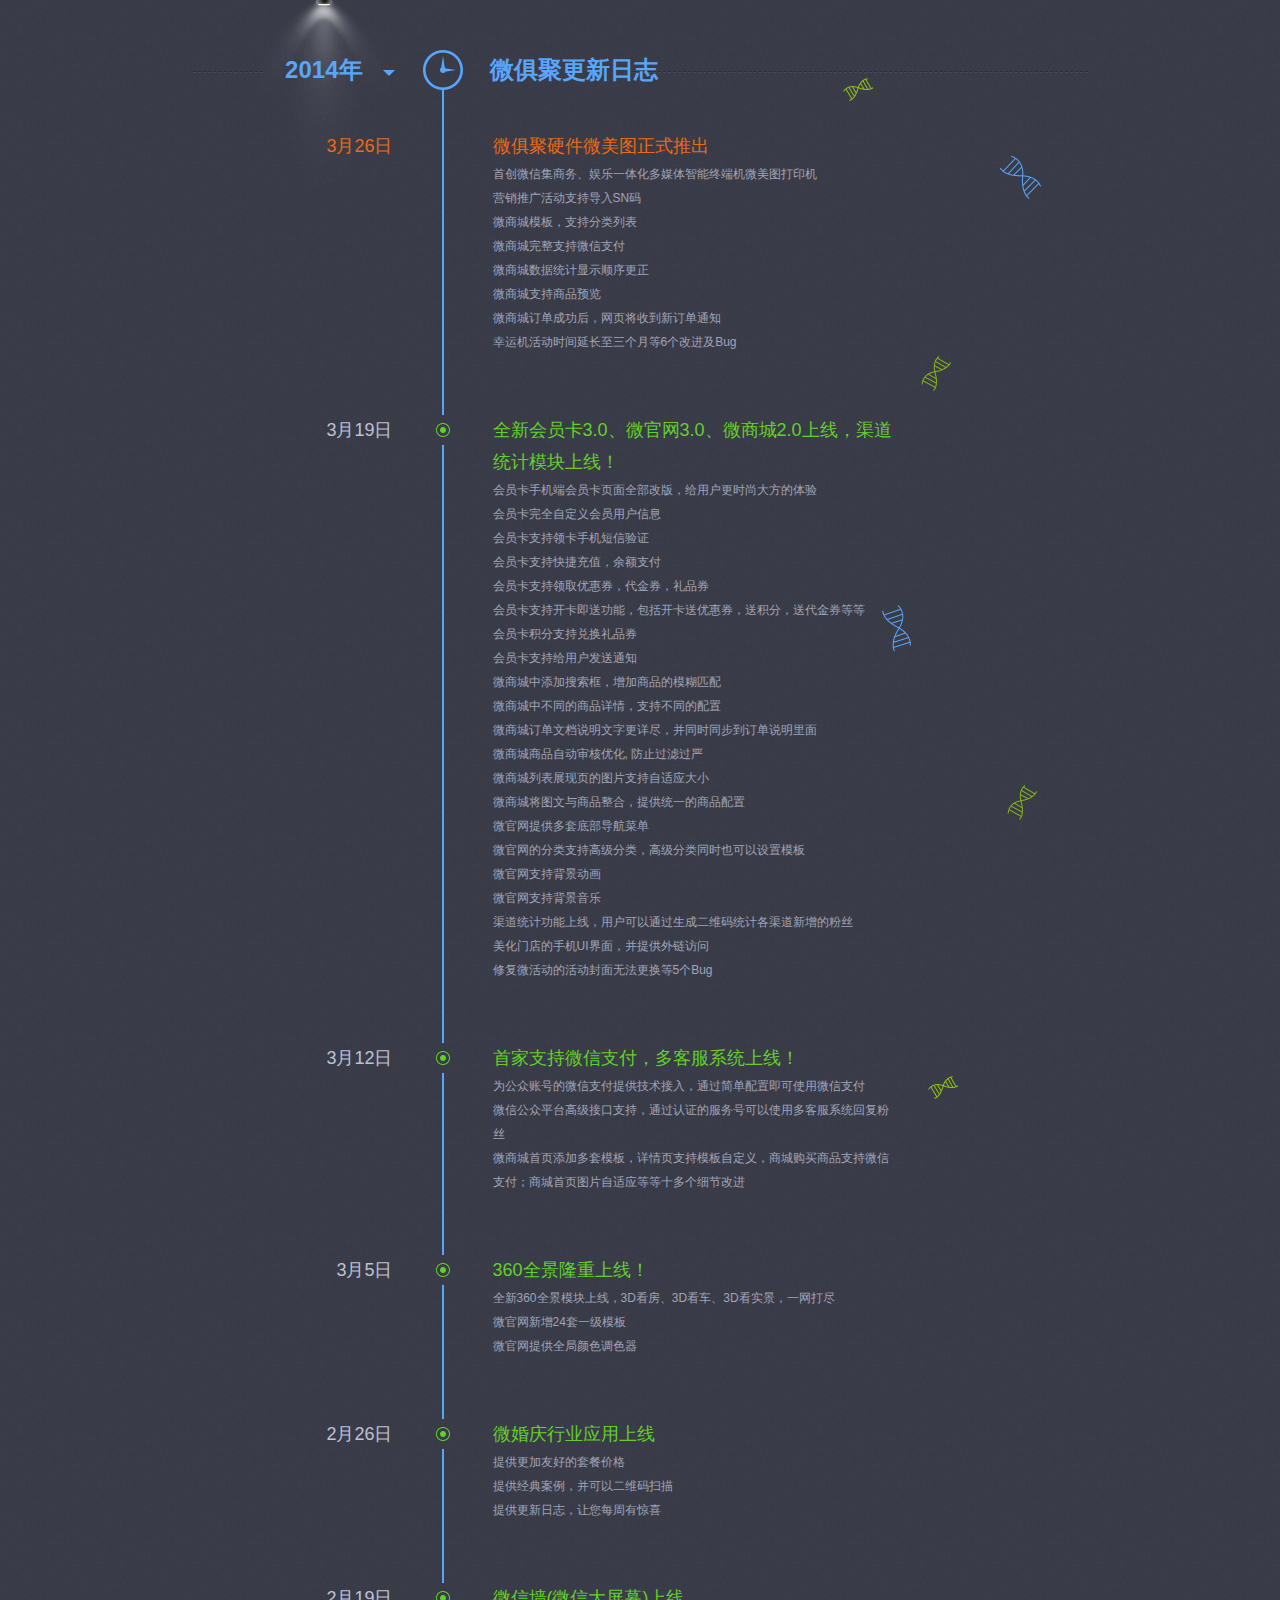
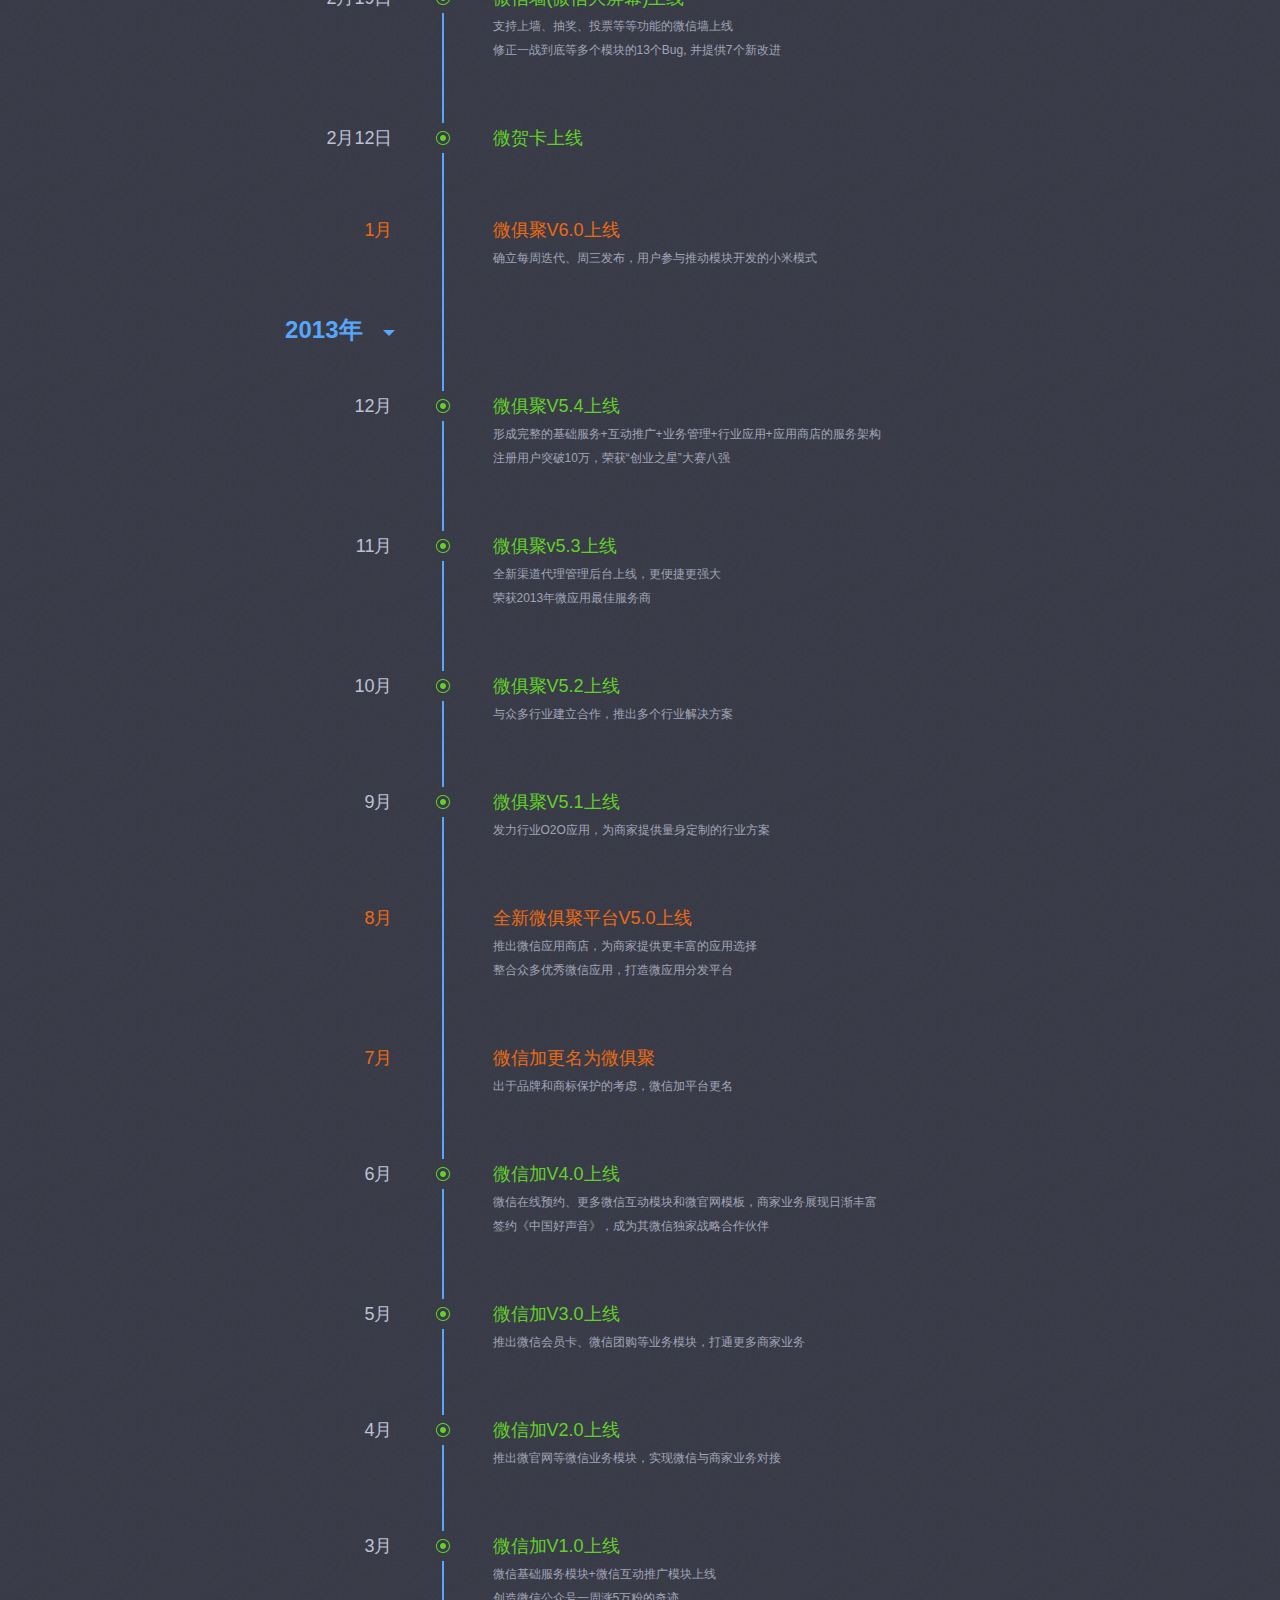
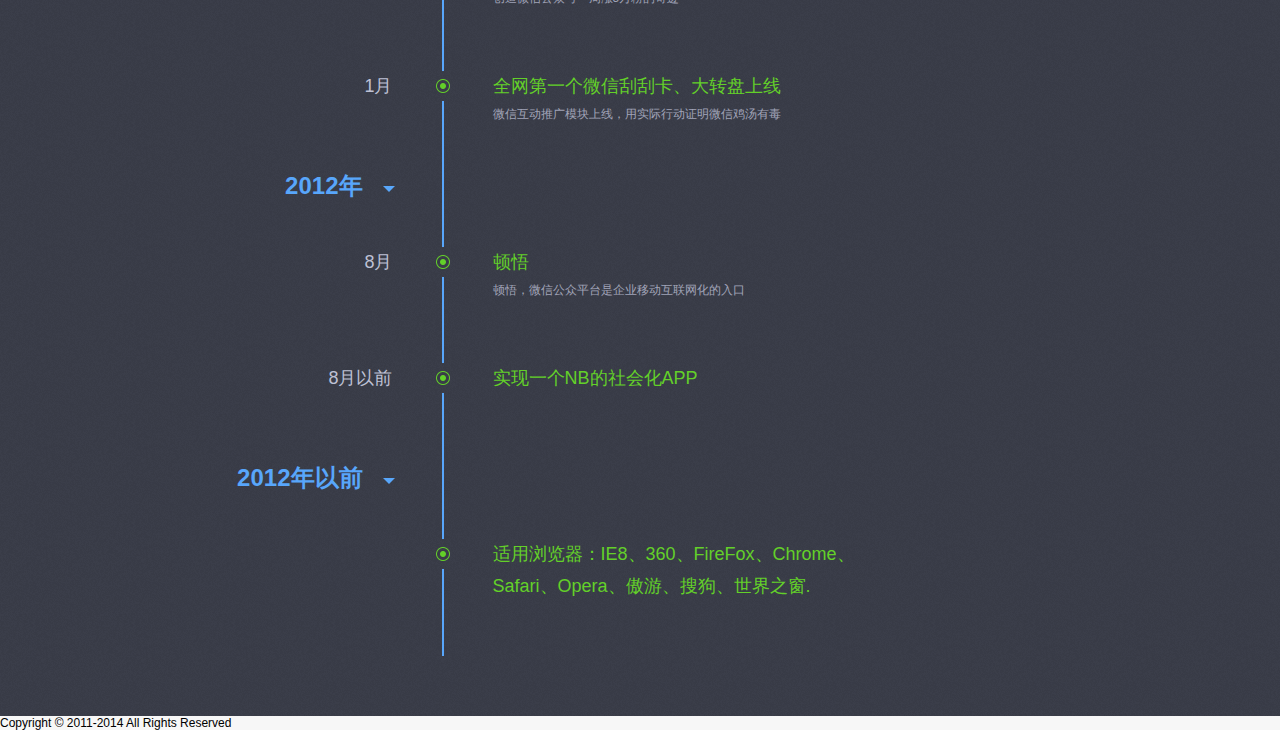
<file: WebContent/static/plugins/timeshaft/index.html>
﻿<!DOCTYPE html>
<!--[if IE 7]><html class="ie7" lang="zh"><![endif]-->
<!--[if gt IE 7]><!-->
<html lang="zh">
<!--<![endif]-->
<head>
<meta http-equiv="X-UA-Compatible" content="IE=edge" />
<meta http-equiv="Content-Type" content="text/html; charset=utf-8" />
<title>大气的jQuery树型时间轴特效 - huiyi8素材</title>
<link href="css/style.css" rel="stylesheet" type="text/css" />
</head>
<body>
<div class="content">
  <div class="wrapper">
    <div class="light"><i></i></div>
    <hr class="line-left">
    <hr class="line-right">
    <div class="main">
      <h1 class="title">微俱聚更新日志</h1>
      <div class="year">
        <h2><a href="#">2014年<i></i></a></h2>
        <div class="list">
          <ul>
            <li class="cls highlight">
              <p class="date">3月26日</p>
              <p class="intro">微俱聚硬件微美图正式推出</p>
              <p class="version">&nbsp;</p>
              <div class="more">
                <p>首创微信集商务、娱乐一体化多媒体智能终端机微美图打印机</p>
                <p>营销推广活动支持导入SN码</p>
                <p>微商城模板，支持分类列表</p>
                <p>微商城完整支持微信支付</p>
                <p>微商城数据统计显示顺序更正</p>
                <p>微商城支持商品预览</p>
                <p>微商城订单成功后，网页将收到新订单通知</p>
                <p>幸运机活动时间延长至三个月等6个改进及Bug</p>
              </div>
            </li>
            <li class="cls">
              <p class="date">3月19日</p>
              <p class="intro">全新会员卡3.0、微官网3.0、微商城2.0上线，渠道统计模块上线！</p>
              <p class="version">&nbsp;</p>
              <div class="more">
                <p>会员卡手机端会员卡页面全部改版，给用户更时尚大方的体验</p>
                <p>会员卡完全自定义会员用户信息</p>
                <p>会员卡支持领卡手机短信验证</p>
                <p>会员卡支持快捷充值，余额支付</p>
                <p>会员卡支持领取优惠券，代金券，礼品券</p>
                <p>会员卡支持开卡即送功能，包括开卡送优惠券，送积分，送代金券等等</p>
                <p>会员卡积分支持兑换礼品券</p>
                <p>会员卡支持给用户发送通知</p>
                <p>微商城中添加搜索框，增加商品的模糊匹配</p>
                <p>微商城中不同的商品详情，支持不同的配置</p>
                <p>微商城订单文档说明文字更详尽，并同时同步到订单说明里面</p>
                <p>微商城商品自动审核优化, 防止过滤过严</p>
                <p>微商城列表展现页的图片支持自适应大小</p>
                <p>微商城将图文与商品整合，提供统一的商品配置</p>
                <p>微官网提供多套底部导航菜单</p>
                <p>微官网的分类支持高级分类，高级分类同时也可以设置模板</p>
                <p>微官网支持背景动画</p>
                <p>微官网支持背景音乐</p>
                <p>渠道统计功能上线，用户可以通过生成二维码统计各渠道新增的粉丝</p>
                <p>美化门店的手机UI界面，并提供外链访问</p>
                <p>修复微活动的活动封面无法更换等5个Bug</p>
              </div>
            </li>
            <li class="cls">
              <p class="date">3月12日</p>
              <p class="intro">首家支持微信支付，多客服系统上线！</p>
              <p class="version">&nbsp;</p>
              <div class="more">
                <p>为公众账号的微信支付提供技术接入，通过简单配置即可使用微信支付</p>
                <p>微信公众平台高级接口支持，通过认证的服务号可以使用多客服系统回复粉丝</p>
                <p>微商城首页添加多套模板，详情页支持模板自定义，商城购买商品支持微信支付；商城首页图片自适应等等十多个细节改进</p>
              </div>
            </li>
            <li class="cls">
              <p class="date">3月5日</p>
              <p class="intro">360全景隆重上线！</p>
              <p class="version">&nbsp;</p>
              <div class="more">
                <p>全新360全景模块上线，3D看房、3D看车、3D看实景，一网打尽</p>
                <p>微官网新增24套一级模板</p>
                <p>微官网提供全局颜色调色器</p>
              </div>
            </li>
            <li class="cls">
              <p class="date">2月26日</p>
              <p class="intro">微婚庆行业应用上线</p>
              <p class="version">&nbsp;</p>
              <div class="more">
                <p>提供更加友好的套餐价格</p>
                <p>提供经典案例，并可以二维码扫描</p>
                <p>提供更新日志，让您每周有惊喜</p>
              </div>
            </li>
            <li class="cls">
              <p class="date">2月19日</p>
              <p class="intro">微信墙(微信大屏幕)上线</p>
              <p class="version">&nbsp;</p>
              <div class="more">
                <p>支持上墙、抽奖、投票等等功能的微信墙上线</p>
                <p>修正一战到底等多个模块的13个Bug, 并提供7个新改进</p>
              </div>
            </li>
            <li class="cls">
              <p class="date">2月12日</p>
              <p class="intro">微贺卡上线</p>
              <p class="version"></p>
            </li>
            <li class="cls highlight">
              <p class="date">1月</p>
              <p class="intro">微俱聚V6.0上线</p>
              <p class="version">&nbsp;</p>
              <div class="more">
                <p>确立每周迭代、周三发布，用户参与推动模块开发的小米模式</p>
              </div>
            </li>
          </ul>
        </div>
      </div>
      <div class="year">
        <h2><a href="#">2013年<i></i></a></h2>
        <div class="list">
          <ul>
            <li class="cls">
              <p class="date">12月</p>
              <p class="intro">微俱聚V5.4上线</p>
              <p class="version">&nbsp;</p>
              <div class="more">
                <p>形成完整的基础服务+互动推广+业务管理+行业应用+应用商店的服务架构</p>
                <p>注册用户突破10万，荣获“创业之星”大赛八强</p>
              </div>
            </li>
            <li class="cls">
              <p class="date">11月</p>
              <p class="intro">微俱聚v5.3上线</p>
              <p class="version">&nbsp;</p>
              <div class="more">
                <p>全新渠道代理管理后台上线，更便捷更强大</p>
                <p>荣获2013年微应用最佳服务商</p>
              </div>
            </li>
            <li class="cls">
              <p class="date">10月</p>
              <p class="intro">微俱聚V5.2上线</p>
              <p class="version">&nbsp;</p>
              <div class="more">
                <p>与众多行业建立合作，推出多个行业解决方案</p>
              </div>
            </li>
            <li class="cls">
              <p class="date">9月</p>
              <p class="intro">微俱聚V5.1上线</p>
              <p class="version">&nbsp;</p>
              <div class="more">
                <p>发力行业O2O应用，为商家提供量身定制的行业方案</p>
              </div>
            </li>
            <li class="cls highlight">
              <p class="date">8月</p>
              <p class="intro">全新微俱聚平台V5.0上线</p>
              <p class="version">&nbsp;</p>
              <div class="more">
                <p>推出微信应用商店，为商家提供更丰富的应用选择</p>
                <p>整合众多优秀微信应用，打造微应用分发平台</p>
              </div>
            </li>
            <li class="cls highlight">
              <p class="date">7月</p>
              <p class="intro">微信加更名为微俱聚</p>
              <p class="version">&nbsp;</p>
              <div class="more">
                <p>出于品牌和商标保护的考虑，微信加平台更名</p>
              </div>
            </li>
            <li class="cls">
              <p class="date">6月</p>
              <p class="intro">微信加V4.0上线</p>
              <p class="version">&nbsp;</p>
              <div class="more">
                <p>微信在线预约、更多微信互动模块和微官网模板，商家业务展现日渐丰富</p>
                <p>签约《中国好声音》，成为其微信独家战略合作伙伴</p>
              </div>
            </li>
            <li class="cls">
              <p class="date">5月</p>
              <p class="intro">微信加V3.0上线</p>
              <p class="version">&nbsp;</p>
              <div class="more">
                <p>推出微信会员卡、微信团购等业务模块，打通更多商家业务</p>
              </div>
            </li>
            <li class="cls">
              <p class="date">4月</p>
              <p class="intro">微信加V2.0上线</p>
              <p class="version">&nbsp;</p>
              <div class="more">
                <p>推出微官网等微信业务模块，实现微信与商家业务对接</p>
              </div>
            </li>
            <li class="cls">
              <p class="date">3月</p>
              <p class="intro">微信加V1.0上线</p>
              <p class="version">&nbsp;</p>
              <div class="more">
                <p>微信基础服务模块+微信互动推广模块上线</p>
                <p>创造微信公众号一周涨5万粉的奇迹</p>
              </div>
            </li>
            <li class="cls">
              <p class="date">1月</p>
              <p class="intro">全网第一个微信刮刮卡、大转盘上线</p>
              <p class="version">&nbsp;</p>
              <div class="more">
                <p>微信互动推广模块上线，用实际行动证明微信鸡汤有毒</p>
              </div>
            </li>
          </ul>
        </div>
      </div>
      <div class="year">
        <h2><a href="#">2012年<i></i></a></h2>
        <div class="list">
          <ul>
            <li class="cls">
              <p class="date">8月</p>
              <p class="intro">顿悟</p>
              <p class="version">&nbsp;</p>
              <div class="more">
                <p>顿悟，微信公众平台是企业移动互联网化的入口</p>
              </div>
            </li>
            <li class="cls">
              <p class="date">8月以前</p>
              <p class="intro">实现一个NB的社会化APP</p>
              <p class="version">&nbsp;</p>
            </li>
          </ul>
        </div>
      </div>
      <div class="year">
        <h2><a href="#">2012年以前<i></i></a></h2>
        <div class="list">
          <ul>
            <li class="cls">
              <p class="date">&nbsp;</p>
              <p class="intro">适用浏览器：IE8、360、FireFox、Chrome、Safari、Opera、傲游、搜狗、世界之窗.</p>
              <p class="version">&nbsp;</p>
              <div class="more">
                <p></p>
              </div>
            </li>
          </ul>
        </div>
      </div>
    </div>
  </div>
</div>
<div class="footer">
  <div class="footer-content clearfix">
    <div class="copyright"> Copyright © 2011-2014  All Rights Reserved </div>
  </div>
</div>
<script type="text/javascript" src="js/jquery.min.js"></script>
<script>
	$(".main .year .list").each(function (e, target) {
	    var $target=  $(target),
	        $ul = $target.find("ul");
	    $target.height($ul.outerHeight()), $ul.css("position", "absolute");
	}); 
	$(".main .year>h2>a").click(function (e) {
	    e.preventDefault();
	    $(this).parents(".year").toggleClass("close");
	});
	</script>
</body>
</html>
</file>
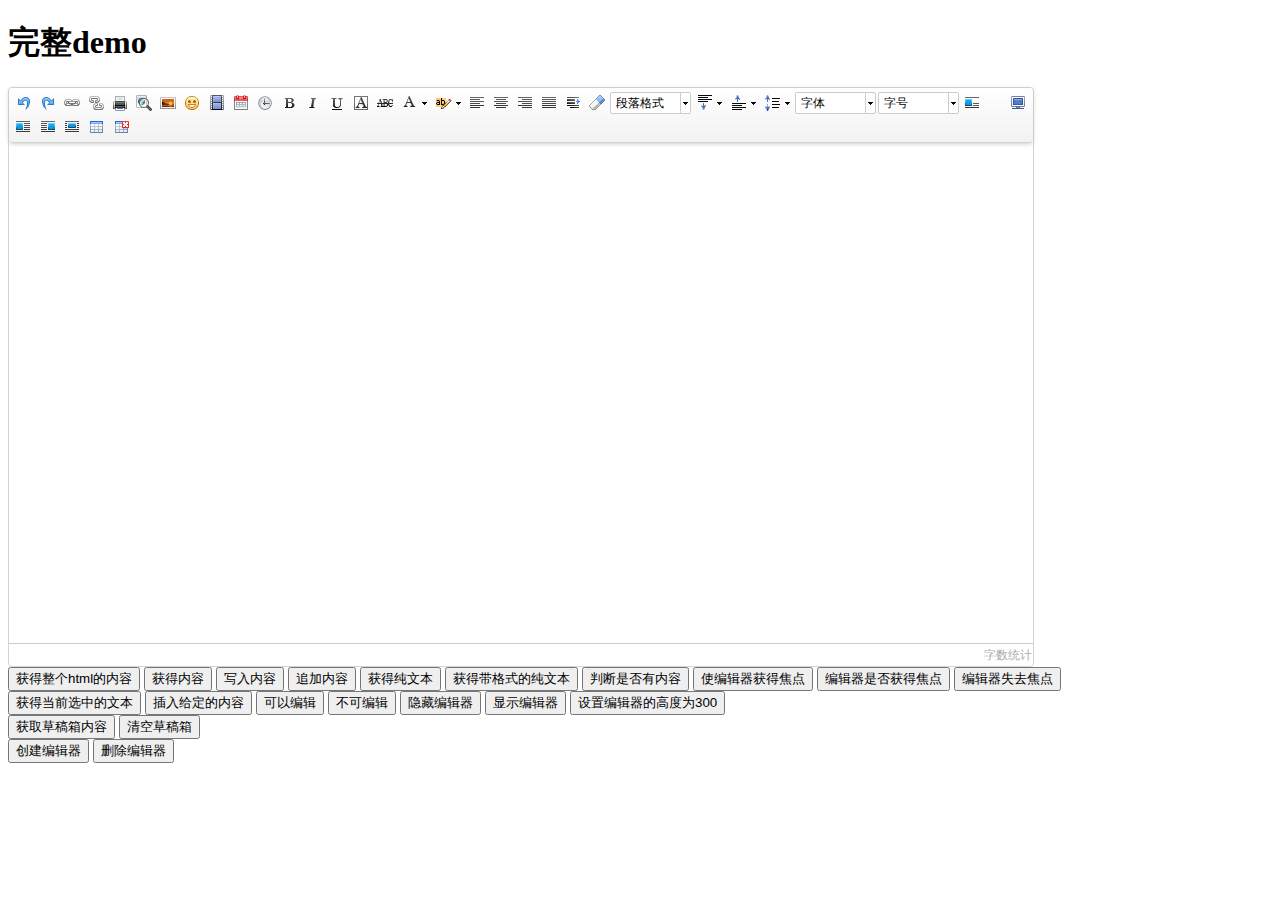
<file: WebContent/static/plugins/ueditor/index.html>
<!DOCTYPE HTML>
<html>
<head>
    <title>完整demo</title>
    <meta http-equiv="Content-Type" content="text/html;charset=utf-8"/>
    <script type="text/javascript" charset="utf-8" src="ueditor.config.js"></script>
    <script type="text/javascript" charset="utf-8" src="ueditor.all.min.js"> </script>
    <!--建议手动加在语言，避免在ie下有时因为加载语言失败导致编辑器加载失败-->
    <!--这里加载的语言文件会覆盖你在配置项目里添加的语言类型，比如你在配置项目里配置的是英文，这里加载的中文，那最后就是中文-->
    <script type="text/javascript" charset="utf-8" src="lang/zh-cn/zh-cn.js"></script>

    <style type="text/css">
        .clear {
            clear: both;
        }
    </style>
</head>
<body>
<div>
    <h1>完整demo</h1>
    <script id="editor" type="text/plain" style="width:1024px;height:500px;"></script>
</div>
<div id="btns">
    <div>
        <button onclick="getAllHtml()">获得整个html的内容</button>
        <button onclick="getContent()">获得内容</button>
        <button onclick="setContent()">写入内容</button>
        <button onclick="setContent(true)">追加内容</button>
        <button onclick="getContentTxt()">获得纯文本</button>
        <button onclick="getPlainTxt()">获得带格式的纯文本</button>
        <button onclick="hasContent()">判断是否有内容</button>
        <button onclick="setFocus()">使编辑器获得焦点</button>
        <button onmousedown="isFocus(event)">编辑器是否获得焦点</button>
        <button onmousedown="setblur(event)" >编辑器失去焦点</button>

    </div>
    <div>
        <button onclick="getText()">获得当前选中的文本</button>
        <button onclick="insertHtml()">插入给定的内容</button>
        <button id="enable" onclick="setEnabled()">可以编辑</button>
        <button onclick="setDisabled()">不可编辑</button>
        <button onclick=" UE.getEditor('editor').setHide()">隐藏编辑器</button>
        <button onclick=" UE.getEditor('editor').setShow()">显示编辑器</button>
        <button onclick=" UE.getEditor('editor').setHeight(300)">设置编辑器的高度为300</button>
    </div>

    <div>
        <button onclick="getLocalData()" >获取草稿箱内容</button>
        <button onclick="clearLocalData()" >清空草稿箱</button>
    </div>

</div>
<div>
    <button onclick="createEditor()"/>
    创建编辑器</button>
    <button onclick="deleteEditor()"/>
    删除编辑器</button>
</div>

</body>
<script type="text/javascript">

    //实例化编辑器
    //建议使用工厂方法getEditor创建和引用编辑器实例，如果在某个闭包下引用该编辑器，直接调用UE.getEditor('editor')就能拿到相关的实例
    UE.getEditor('editor');


    function isFocus(e){
        alert(UE.getEditor('editor').isFocus());
        UE.dom.domUtils.preventDefault(e)
    }
    function setblur(e){
        UE.getEditor('editor').blur();
        UE.dom.domUtils.preventDefault(e)
    }
    function insertHtml() {
        var value = prompt('插入html代码', '');
        UE.getEditor('editor').execCommand('insertHtml', value)
    }
    function createEditor() {
        enableBtn();
        UE.getEditor('editor');
    }
    function getAllHtml() {
        alert(UE.getEditor('editor').getAllHtml())
    }
    function getContent() {
        var arr = [];
        arr.push("使用editor.getContent()方法可以获得编辑器的内容");
        arr.push("内容为：");
        arr.push(UE.getEditor('editor').getContent());
        alert(arr.join("\n"));
    }
    function getPlainTxt() {
        var arr = [];
        arr.push("使用editor.getPlainTxt()方法可以获得编辑器的带格式的纯文本内容");
        arr.push("内容为：");
        arr.push(UE.getEditor('editor').getPlainTxt());
        alert(arr.join('\n'))
    }
    function setContent(isAppendTo) {
        var arr = [];
        arr.push("使用editor.setContent('欢迎使用ueditor')方法可以设置编辑器的内容");
        UE.getEditor('editor').setContent('欢迎使用ueditor', isAppendTo);
        alert(arr.join("\n"));
    }
    function setDisabled() {
        UE.getEditor('editor').setDisabled('fullscreen');
        disableBtn("enable");
    }

    function setEnabled() {
        UE.getEditor('editor').setEnabled();
        enableBtn();
    }

    function getText() {
        //当你点击按钮时编辑区域已经失去了焦点，如果直接用getText将不会得到内容，所以要在选回来，然后取得内容
        var range = UE.getEditor('editor').selection.getRange();
        range.select();
        var txt = UE.getEditor('editor').selection.getText();
        alert(txt)
    }

    function getContentTxt() {
        var arr = [];
        arr.push("使用editor.getContentTxt()方法可以获得编辑器的纯文本内容");
        arr.push("编辑器的纯文本内容为：");
        arr.push(UE.getEditor('editor').getContentTxt());
        alert(arr.join("\n"));
    }
    function hasContent() {
        var arr = [];
        arr.push("使用editor.hasContents()方法判断编辑器里是否有内容");
        arr.push("判断结果为：");
        arr.push(UE.getEditor('editor').hasContents());
        alert(arr.join("\n"));
    }
    function setFocus() {
        UE.getEditor('editor').focus();
    }
    function deleteEditor() {
        disableBtn();
        UE.getEditor('editor').destroy();
    }
    function disableBtn(str) {
        var div = document.getElementById('btns');
        var btns = domUtils.getElementsByTagName(div, "button");
        for (var i = 0, btn; btn = btns[i++];) {
            if (btn.id == str) {
                domUtils.removeAttributes(btn, ["disabled"]);
            } else {
                btn.setAttribute("disabled", "true");
            }
        }
    }
    function enableBtn() {
        var div = document.getElementById('btns');
        var btns = domUtils.getElementsByTagName(div, "button");
        for (var i = 0, btn; btn = btns[i++];) {
            domUtils.removeAttributes(btn, ["disabled"]);
        }
    }

    function getLocalData () {
        alert(UE.getEditor('editor').execCommand( "getlocaldata" ));
    }

    function clearLocalData () {
        UE.getEditor('editor').execCommand( "clearlocaldata" );
        alert("已清空草稿箱")
    }

</script>
</html>
</file>
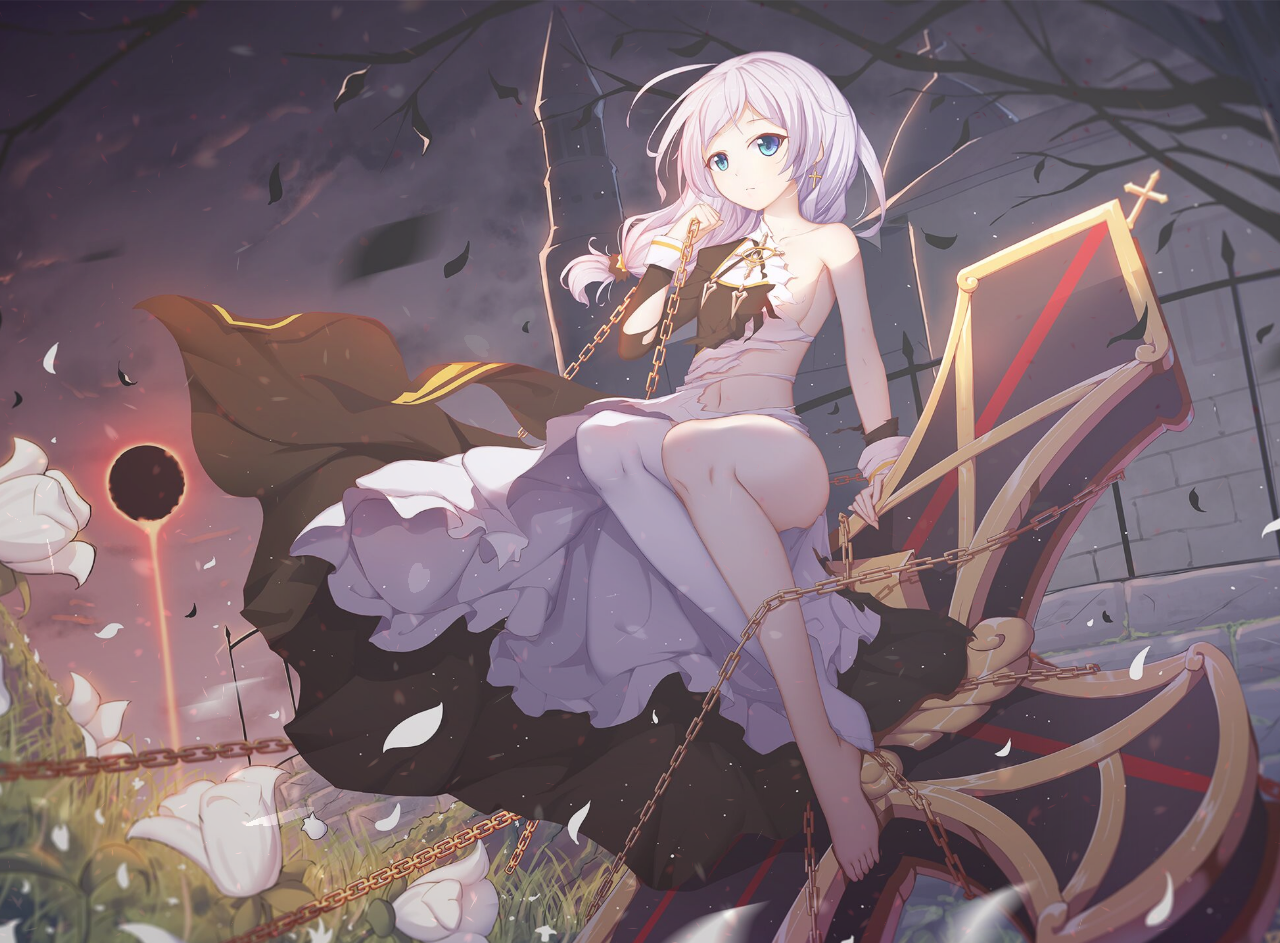
<file: WebContent/index2.html>
<!DOCTYPE html PUBLIC "-//W3C//DTD XHTML 1.0 Transitional//EN" "http://www.w3.org/TR/xhtml1/DTD/xhtml1-transitional.dtd">
<html xmlns="http://www.w3.org/1999/xhtml">
<head>

<meta http-equiv="Content-Type" content="text/html; charset=utf-8" />
<meta name="description" content="Change OR Die" />

<div class="topl"></div>

<body>

<style type="text/css">
*{margin:0;padding:0;list-style-type:none;}
a,img{border:0;}
body{font:12px/180% Arial, Helvetica, sans-serif, "新宋体";}
body {
    padding:0;
    margin:0;
    overflow:hidden;

	  background-image:url(1.jpg);
	  background-position: center center;
    background-repeat: no-repeat;
    background-size: cover;
}
canvas {
    padding:0;
    margin:0;
    opacity:0.25;
}
div.btnbg {
    position:fixed;
    left:0;
    top:0;
}

</style>
</head>


  <canvas id="sakura"></canvas>
<!-- sakura shader -->
<script id="sakura_point_vsh" type="x-shader/x_vertex">
uniform mat4 uProjection;
uniform mat4 uModelview;
uniform vec3 uResolution;
uniform vec3 uOffset;
uniform vec3 uDOF;  //x:focus distance, y:focus radius, z:max radius
uniform vec3 uFade; //x:start distance, y:half distance, z:near fade start

attribute vec3 aPosition;
attribute vec3 aEuler;
attribute vec2 aMisc; //x:size, y:fade

varying vec3 pposition;
varying float psize;
varying float palpha;
varying float pdist;

//varying mat3 rotMat;
varying vec3 normX;
varying vec3 normY;
varying vec3 normZ;
varying vec3 normal;

varying float diffuse;
varying float specular;
varying float rstop;
varying float distancefade;

void main(void) {
    // Projection is based on vertical angle
    vec4 pos = uModelview * vec4(aPosition + uOffset, 1.0);
    gl_Position = uProjection * pos;
    gl_PointSize = aMisc.x * uProjection[1][1] / -pos.z * uResolution.y * 0.5;

    pposition = pos.xyz;
    psize = aMisc.x;
    pdist = length(pos.xyz);
    palpha = smoothstep(0.0, 1.0, (pdist - 0.1) / uFade.z);

    vec3 elrsn = sin(aEuler);
    vec3 elrcs = cos(aEuler);
    mat3 rotx = mat3(
        1.0, 0.0, 0.0,
        0.0, elrcs.x, elrsn.x,
        0.0, -elrsn.x, elrcs.x
    );
    mat3 roty = mat3(
        elrcs.y, 0.0, -elrsn.y,
        0.0, 1.0, 0.0,
        elrsn.y, 0.0, elrcs.y
    );
    mat3 rotz = mat3(
        elrcs.z, elrsn.z, 0.0, 
        -elrsn.z, elrcs.z, 0.0,
        0.0, 0.0, 1.0
    );
    mat3 rotmat = rotx * roty * rotz;
    normal = rotmat[2];

    mat3 trrotm = mat3(
        rotmat[0][0], rotmat[1][0], rotmat[2][0],
        rotmat[0][1], rotmat[1][1], rotmat[2][1],
        rotmat[0][2], rotmat[1][2], rotmat[2][2]
    );
    normX = trrotm[0];
    normY = trrotm[1];
    normZ = trrotm[2];

    const vec3 lit = vec3(0.6917144638660746, 0.6917144638660746, -0.20751433915982237);

    float tmpdfs = dot(lit, normal);
    if(tmpdfs < 0.0) {
        normal = -normal;
        tmpdfs = dot(lit, normal);
    }
    diffuse = 0.4 + tmpdfs;

    vec3 eyev = normalize(-pos.xyz);
    if(dot(eyev, normal) > 0.0) {
        vec3 hv = normalize(eyev + lit);
        specular = pow(max(dot(hv, normal), 0.0), 20.0);
    }
    else {
        specular = 0.0;
    }

    rstop = clamp((abs(pdist - uDOF.x) - uDOF.y) / uDOF.z, 0.0, 1.0);
    rstop = pow(rstop, 0.5);
    //-0.69315 = ln(0.5)
    distancefade = min(1.0, exp((uFade.x - pdist) * 0.69315 / uFade.y));
}
</script>
<script id="sakura_point_fsh" type="x-shader/x_fragment">
#ifdef GL_ES
//precision mediump float;
precision highp float;
#endif

uniform vec3 uDOF;  //x:focus distance, y:focus radius, z:max radius
uniform vec3 uFade; //x:start distance, y:half distance, z:near fade start

const vec3 fadeCol = vec3(0.08, 0.03, 0.06);

varying vec3 pposition;
varying float psize;
varying float palpha;
varying float pdist;

//varying mat3 rotMat;
varying vec3 normX;
varying vec3 normY;
varying vec3 normZ;
varying vec3 normal;

varying float diffuse;
varying float specular;
varying float rstop;
varying float distancefade;

float ellipse(vec2 p, vec2 o, vec2 r) {
    vec2 lp = (p - o) / r;
    return length(lp) - 1.0;
}

void main(void) {
    vec3 p = vec3(gl_PointCoord - vec2(0.5, 0.5), 0.0) * 2.0;
    vec3 d = vec3(0.0, 0.0, -1.0);
    float nd = normZ.z; //dot(-normZ, d);
    if(abs(nd) < 0.0001) discard;

    float np = dot(normZ, p);
    vec3 tp = p + d * np / nd;
    vec2 coord = vec2(dot(normX, tp), dot(normY, tp));

    //angle = 15 degree
    const float flwrsn = 0.28819045102521;
    const float flwrcs = 0.965925826289068;
    mat2 flwrm = mat2(flwrcs, -flwrsn, flwrsn, flwrcs);
    vec2 flwrp = vec2(abs(coord.x), coord.y) * flwrm;

    float r;
    if(flwrp.x < 0.0) {
        r = ellipse(flwrp, vec2(0.065, 0.024) * 0.5, vec2(0.36, 0.96) * 0.5);
    }
    else {
        r = ellipse(flwrp, vec2(0.065, 0.024) * 0.5, vec2(0.58, 0.96) * 0.5);
    }

    if(r > rstop) discard;
	//花瓣颜色
    vec3 col = mix(vec3(1.0, 0.9, 0.75), vec3(1.0, 0.9, 0.87), r);
    float grady = mix(0.0, 1.0, pow(coord.y * 0.5 + 0.5, 0.35));
    col *= vec3(3.0, grady, grady);
    col *= mix(0.9, 1.0, pow(abs(coord.x), 1.0));
    col = col * diffuse + specular;

    col = mix(fadeCol, col, distancefade);

    float alpha = (rstop > 0.001)? (0.5 - r / (rstop * 2.0)) : 1.0;
    alpha = smoothstep(0.0, 1.0, alpha) * palpha;

    gl_FragColor = vec4(col * 3.0, alpha);
}
</script>
<!-- effects -->
<script id="fx_common_vsh" type="x-shader/x_vertex">
uniform vec3 uResolution;
attribute vec2 aPosition;

varying vec2 texCoord;
varying vec2 screenCoord;

void main(void) {
    gl_Position = vec4(aPosition, 0.0, 1.0);
    texCoord = aPosition.xy * 0.5 + vec2(0.5, 0.5);
    screenCoord = aPosition.xy * vec2(uResolution.z, 1.0);
}
</script>
<script id="bg_fsh" type="x-shader/x_fragment">
#ifdef GL_ES
//precision mediump float;
precision highp float;
#endif

uniform vec2 uTimes;

varying vec2 texCoord;
varying vec2 screenCoord;

void main(void) {
    vec3 col;
    float c;
    vec2 tmpv = texCoord * vec2(0.8, 1.0) - vec2(0.95, 1.0);
    c = exp(-pow(length(tmpv) * 1.2, 2.0));
    col = mix(vec3(0.05, 0.0, 0.03), vec3(0.96,0.91, 1.0) * 1.5, c);
    gl_FragColor = vec4(col * 0.5, 1.0);
}
</script>
<script id="fx_brightbuf_fsh" type="x-shader/x_fragment">
#ifdef GL_ES
//precision mediump float;
precision highp float;
#endif
uniform sampler2D uSrc;
uniform vec2 uDelta;

varying vec2 texCoord;
varying vec2 screenCoord;

void main(void) {
    vec4 col = texture2D(uSrc, texCoord);
    gl_FragColor = vec4(col.rgb * 2.0 - vec3(0.5), 1.0);
}
</script>
<script id="fx_dirblur_r4_fsh" type="x-shader/x_fragment">
#ifdef GL_ES
//precision mediump float;
precision highp float;
#endif
uniform sampler2D uSrc;
uniform vec2 uDelta;
uniform vec4 uBlurDir; //dir(x, y), stride(z, w)

varying vec2 texCoord;
varying vec2 screenCoord;

void main(void) {
    vec4 col = texture2D(uSrc, texCoord);
    col = col + texture2D(uSrc, texCoord + uBlurDir.xy * uDelta);
    col = col + texture2D(uSrc, texCoord - uBlurDir.xy * uDelta);
    col = col + texture2D(uSrc, texCoord + (uBlurDir.xy + uBlurDir.zw) * uDelta);
    col = col + texture2D(uSrc, texCoord - (uBlurDir.xy + uBlurDir.zw) * uDelta);
    gl_FragColor = col / 7.5;
}
</script>
<!-- effect fragment shader template -->
<script id="fx_common_fsh" type="x-shader/x_fragment">
#ifdef GL_ES
//precision mediump float;
precision highp float;
#endif
uniform sampler2D uSrc;
uniform vec2 uDelta;

varying vec2 texCoord;
varying vec2 screenCoord;

void main(void) {
    gl_FragColor = texture2D(uSrc, texCoord);
}
</script>
<!-- post processing -->
<script id="pp_final_vsh" type="x-shader/x_vertex">
uniform vec3 uResolution;
attribute vec2 aPosition;
varying vec2 texCoord;
varying vec2 screenCoord;
void main(void) {
    gl_Position = vec4(aPosition, 0.0, 1.0);
    texCoord = aPosition.xy * 0.5 + vec2(0.5, 0.5);
    screenCoord = aPosition.xy * vec2(uResolution.z, 1.0);
}
</script>
<script id="pp_final_fsh" type="x-shader/x_fragment">
#ifdef GL_ES
//precision mediump float;
precision highp float;
#endif
uniform sampler2D uSrc;
uniform sampler2D uBloom;
uniform vec2 uDelta;
varying vec2 texCoord;
varying vec2 screenCoord;
void main(void) {
    vec4 srccol = texture2D(uSrc, texCoord) * 2.0;
    vec4 bloomcol = texture2D(uBloom, texCoord);
    vec4 col;
    col = srccol + bloomcol * (vec4(1.0) + srccol);
    col *= smoothstep(1.0, 0.0, pow(length((texCoord - vec2(0.5)) * 2.0), 1.2) * 0.5);
    col = pow(col, vec4(0.45454545454545)); //(1.0 / 2.2)

    gl_FragColor = vec4(col.rgb, 1.0);
    gl_FragColor.a = 1.0;
}
</script>
  <script src="static/scripts/index.js"></script>
<div style="text-align:center;">
</div>
</body>
</html>
<br></br>
</file>
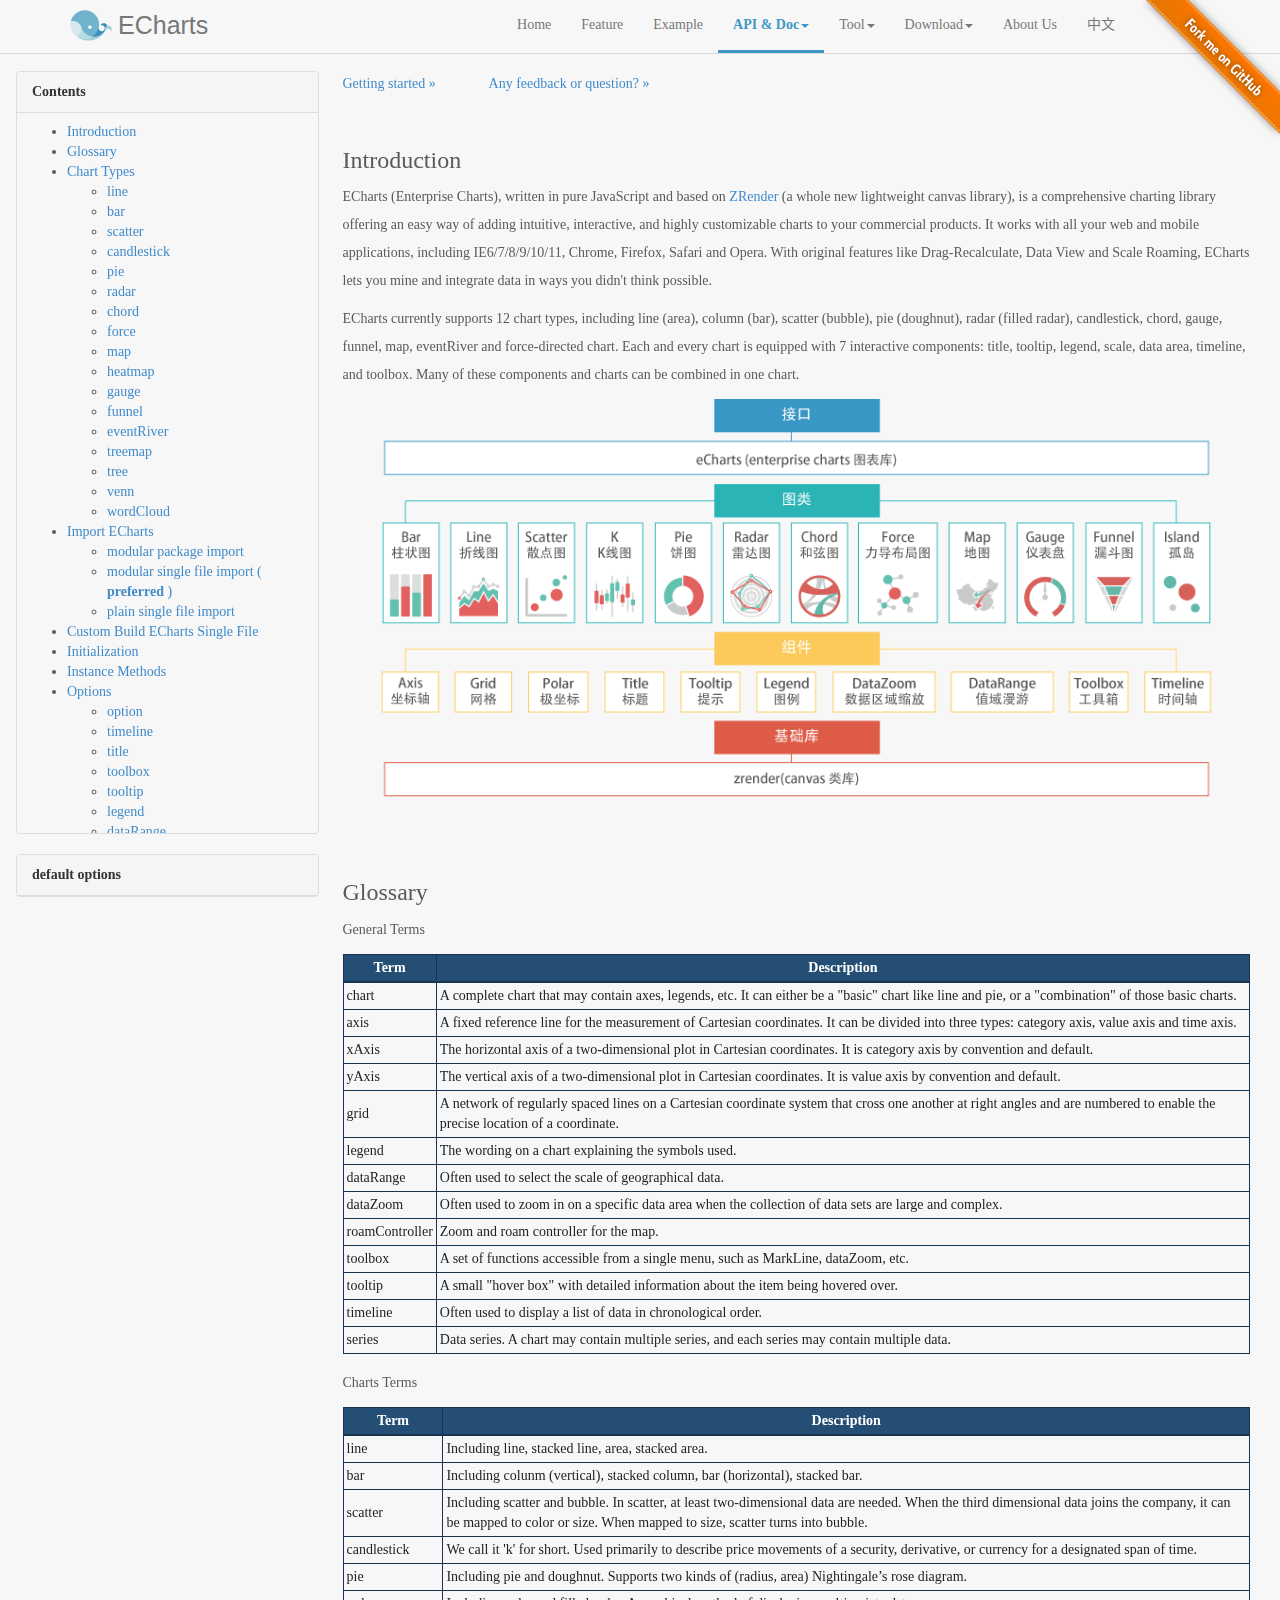
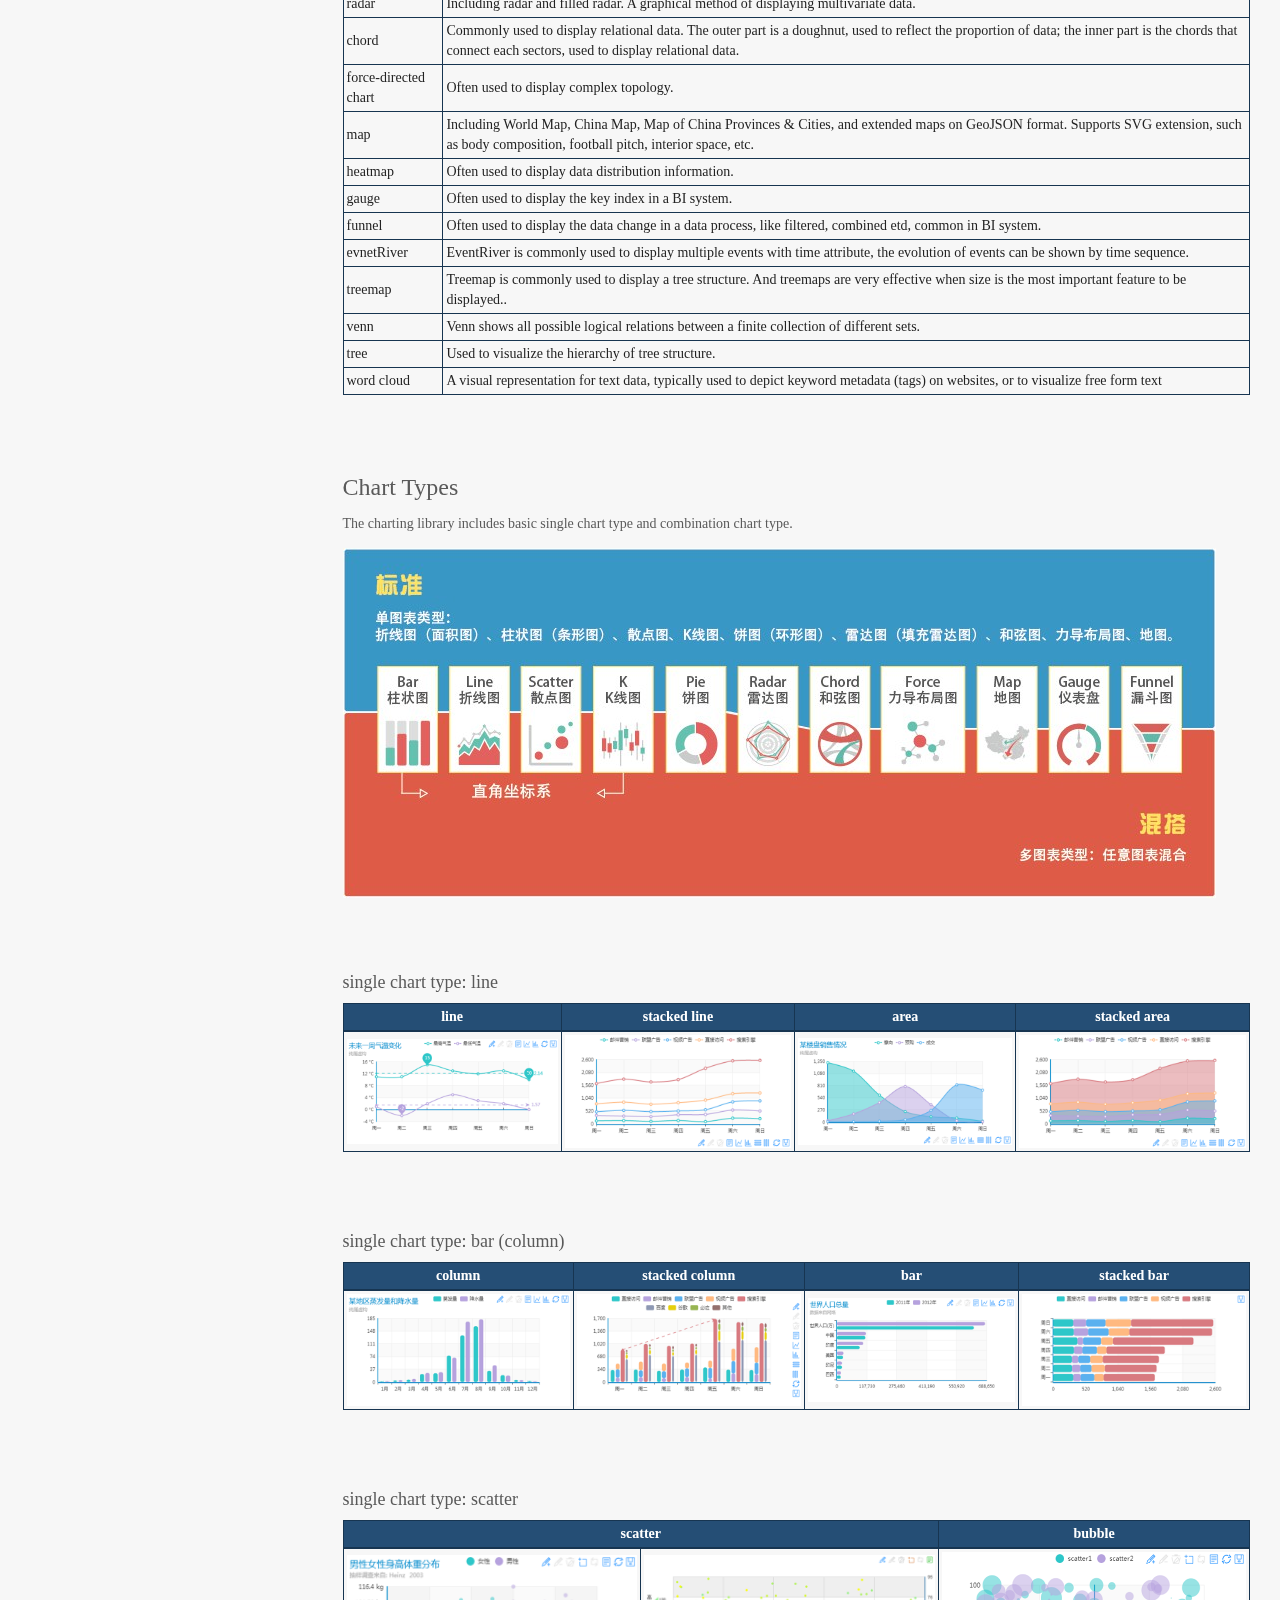
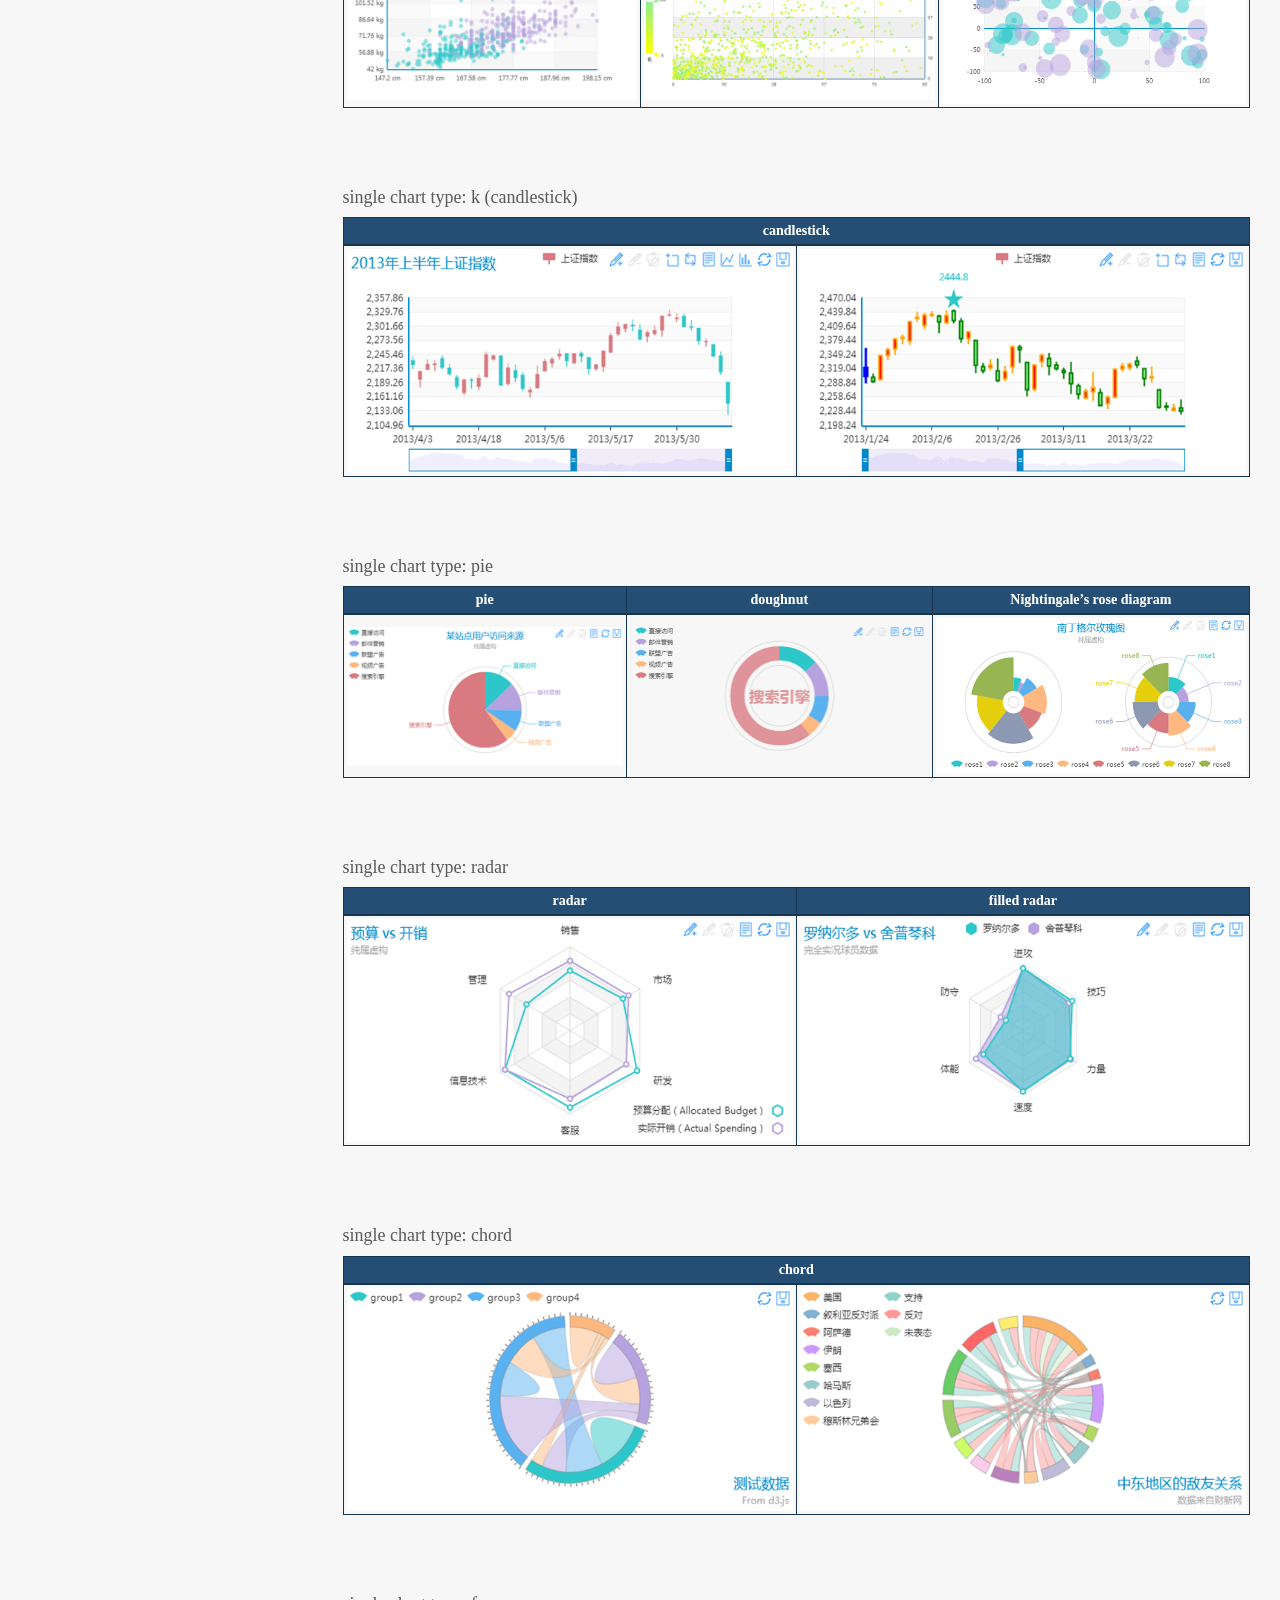
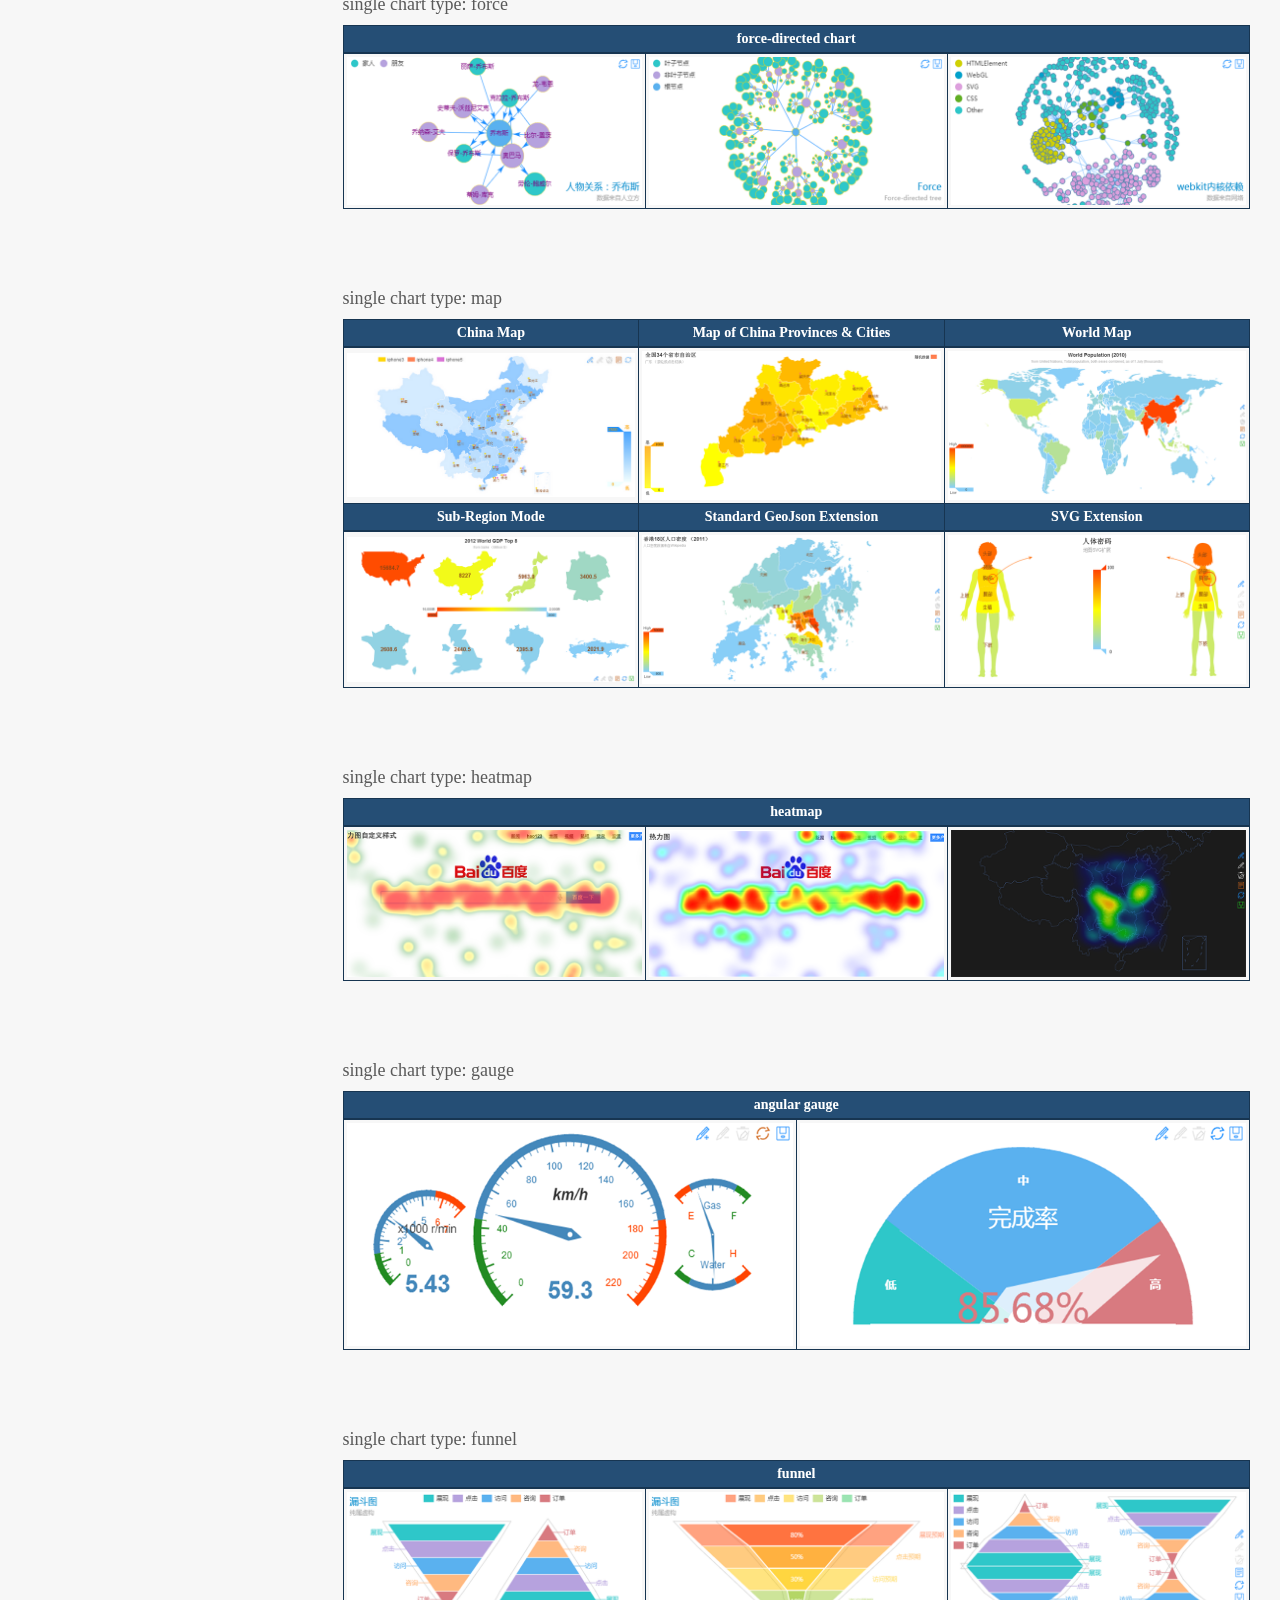
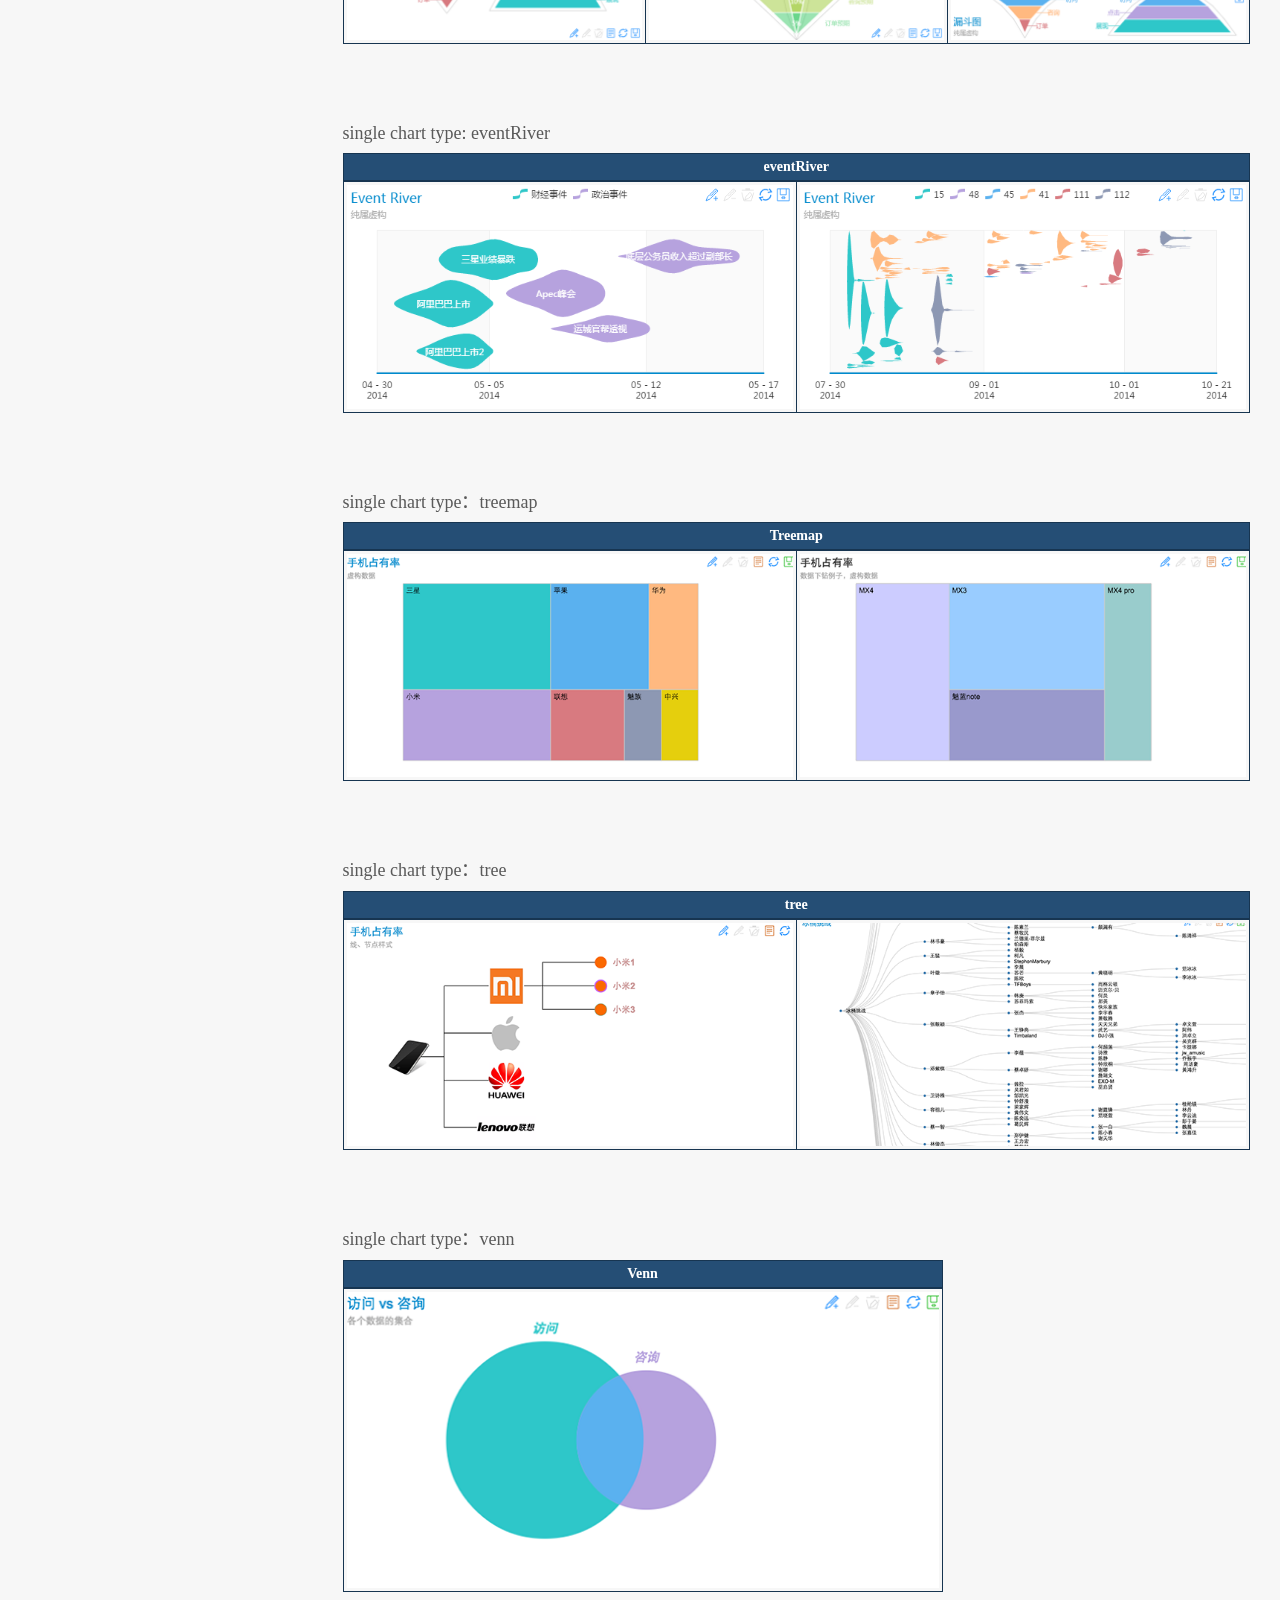
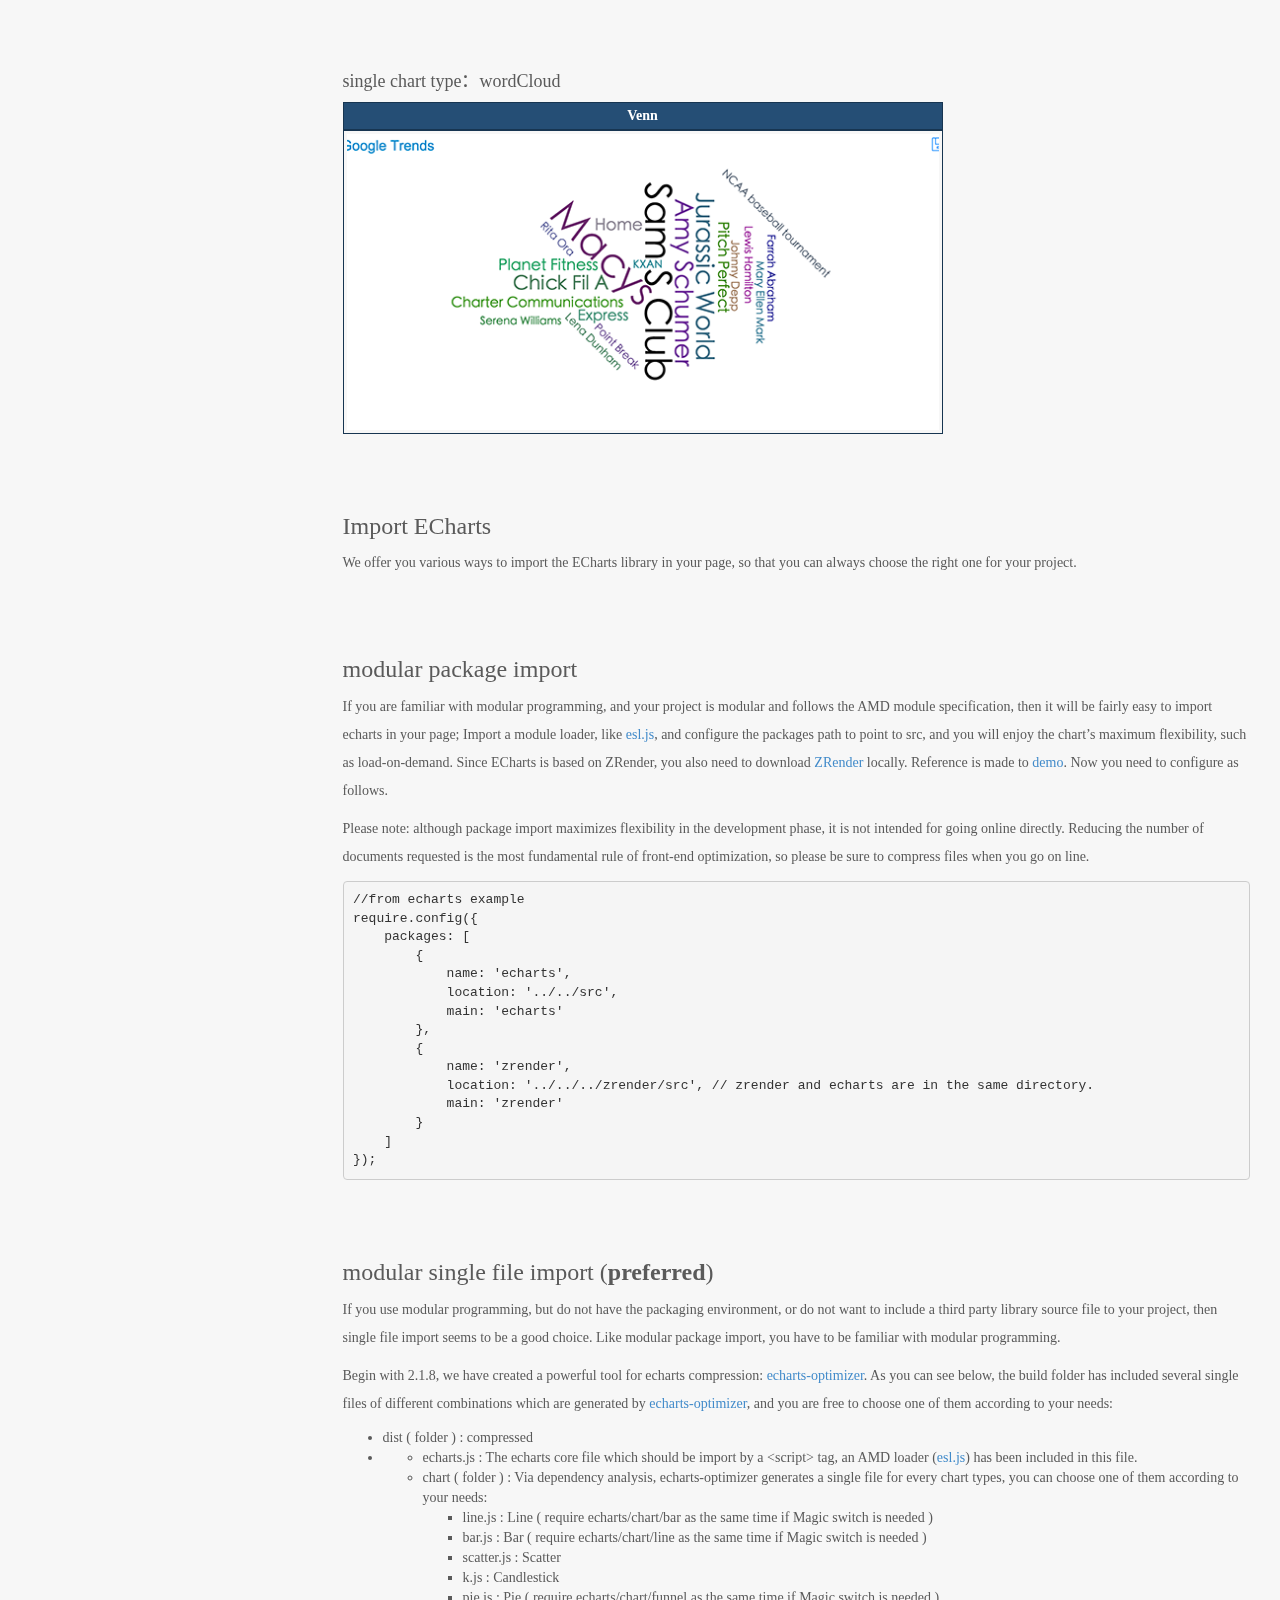
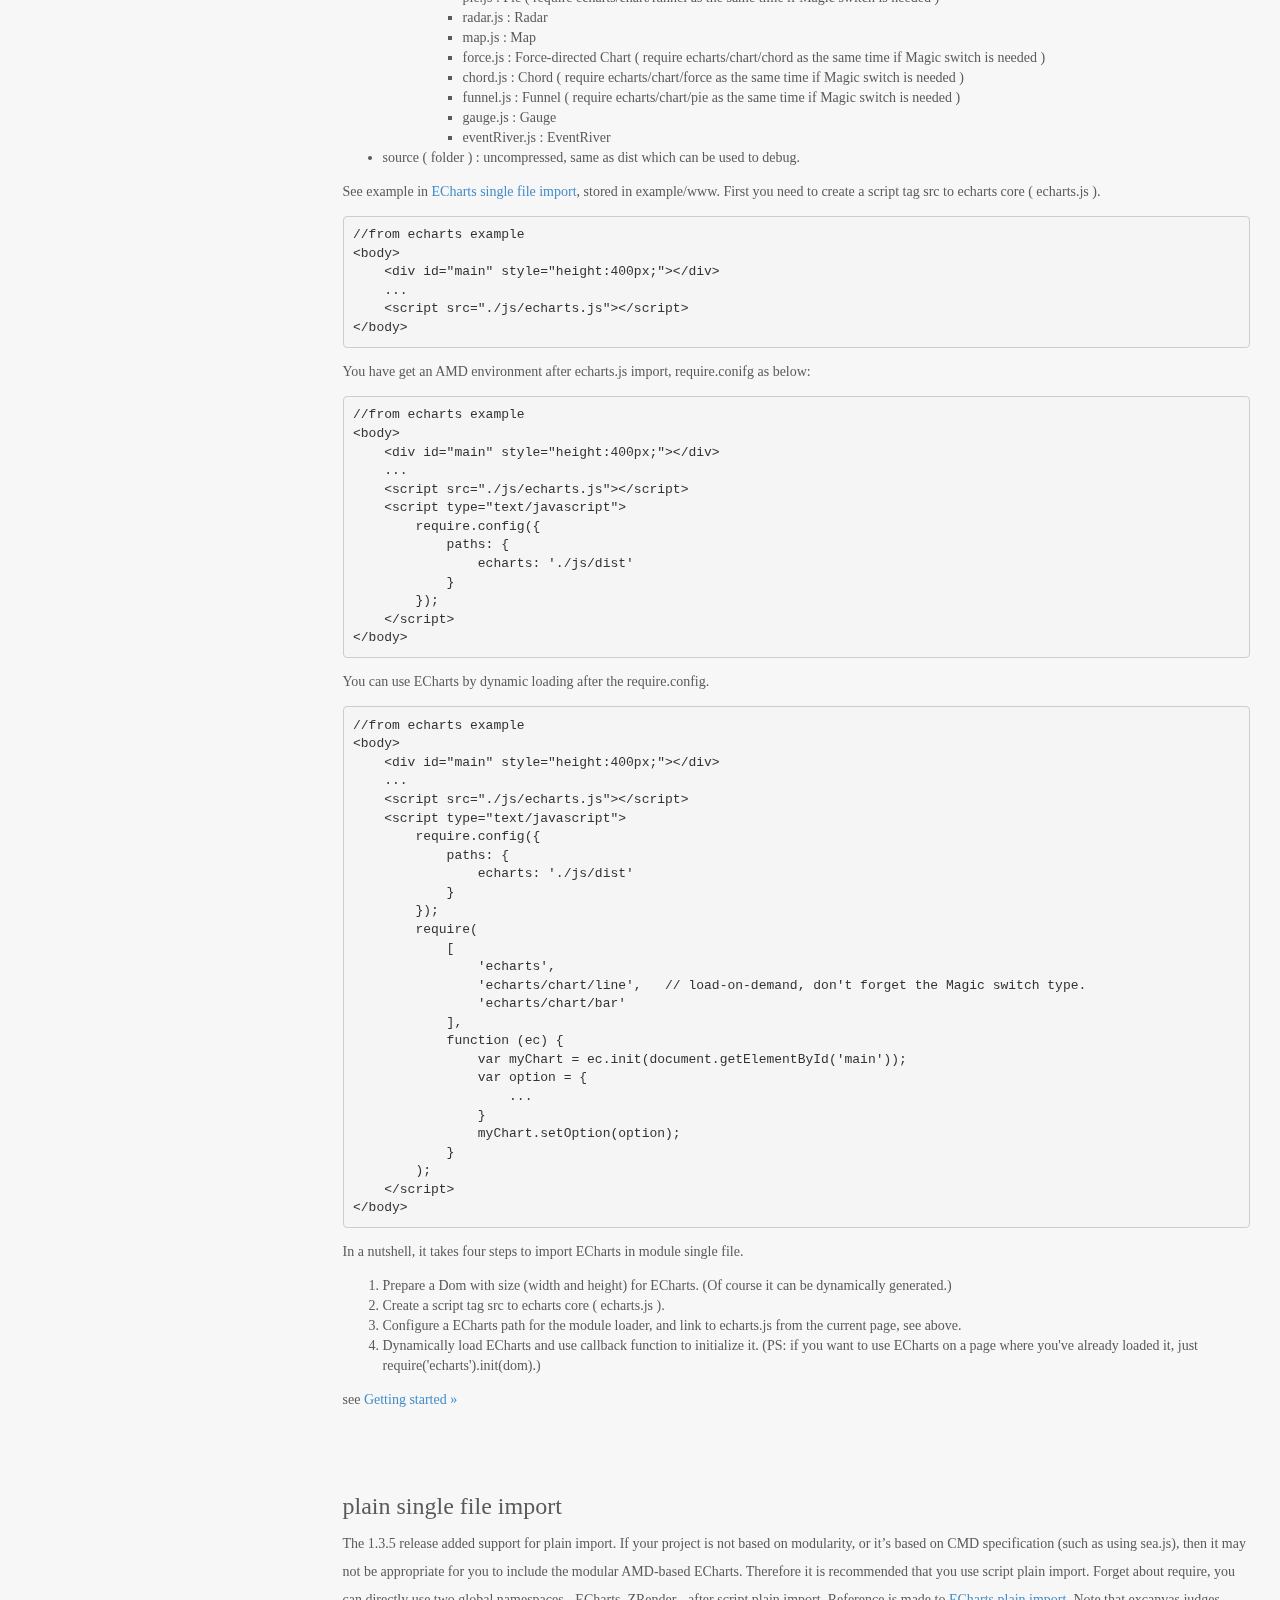
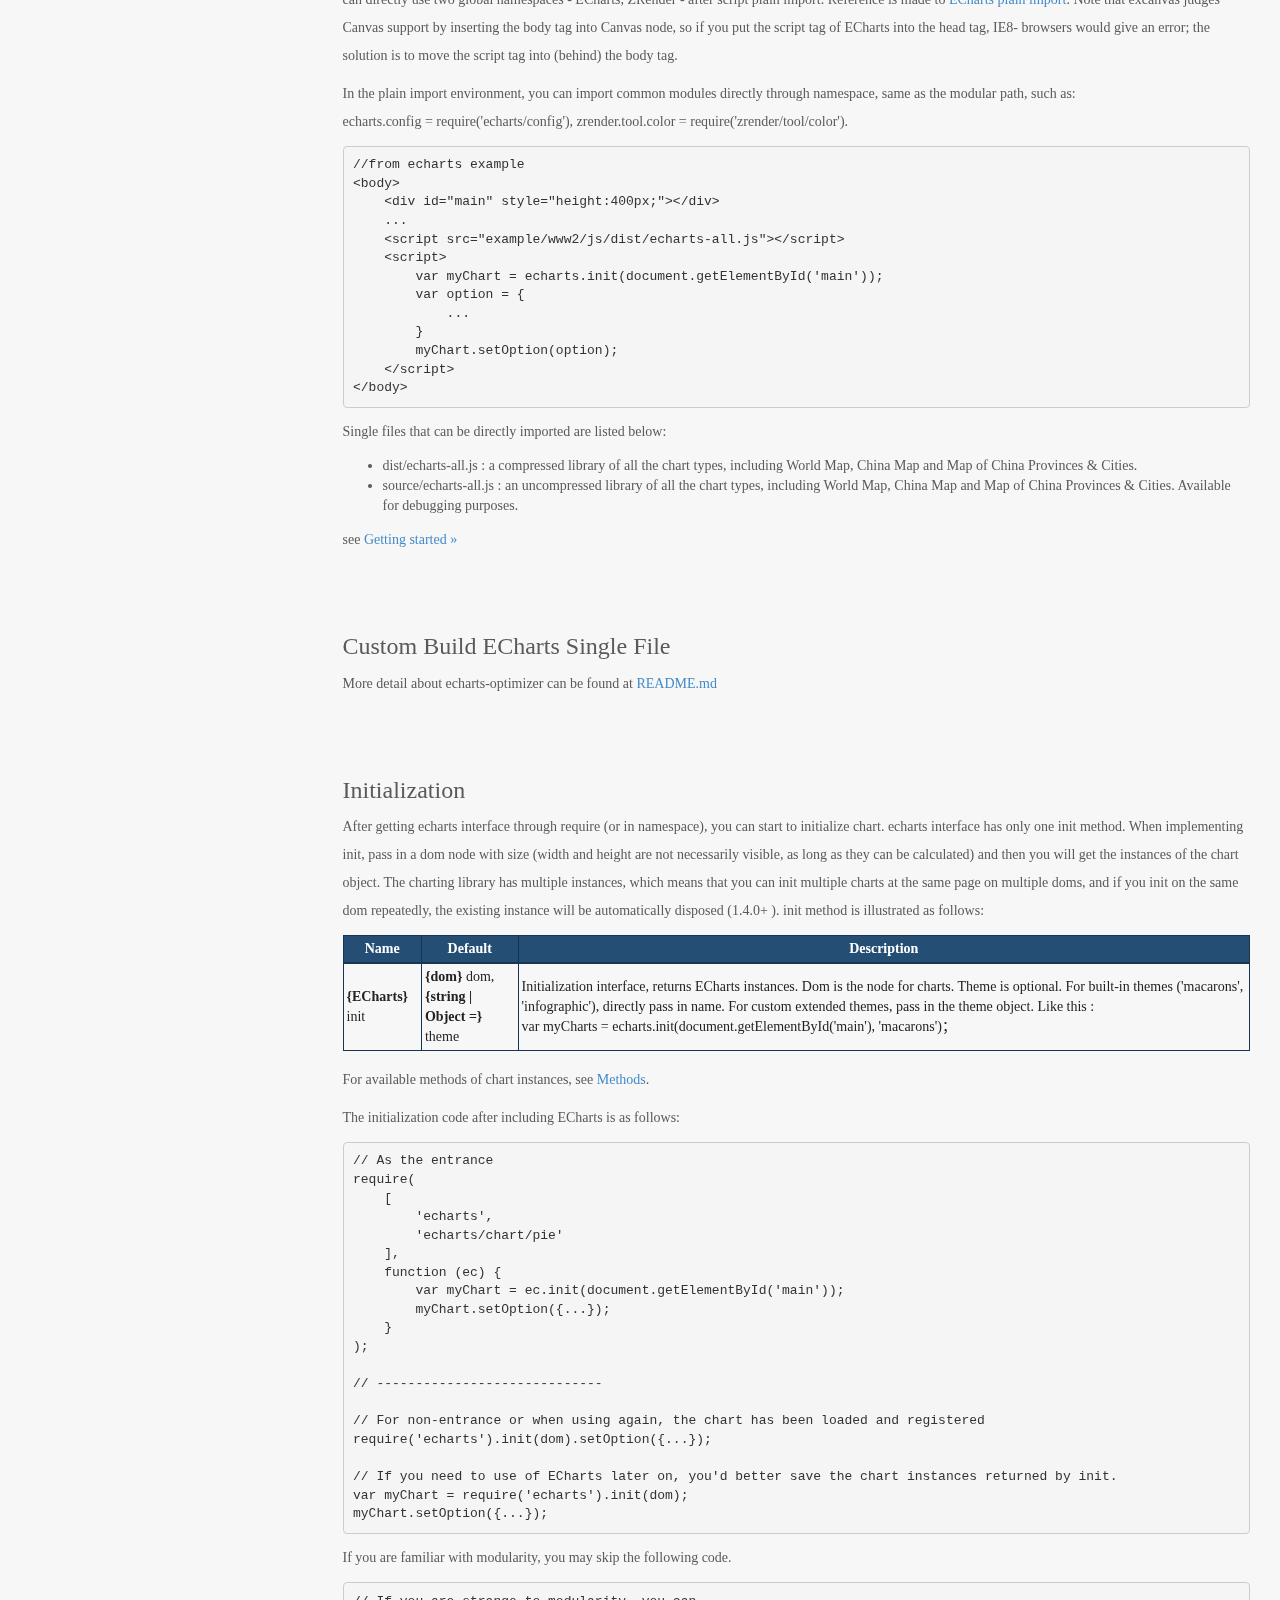
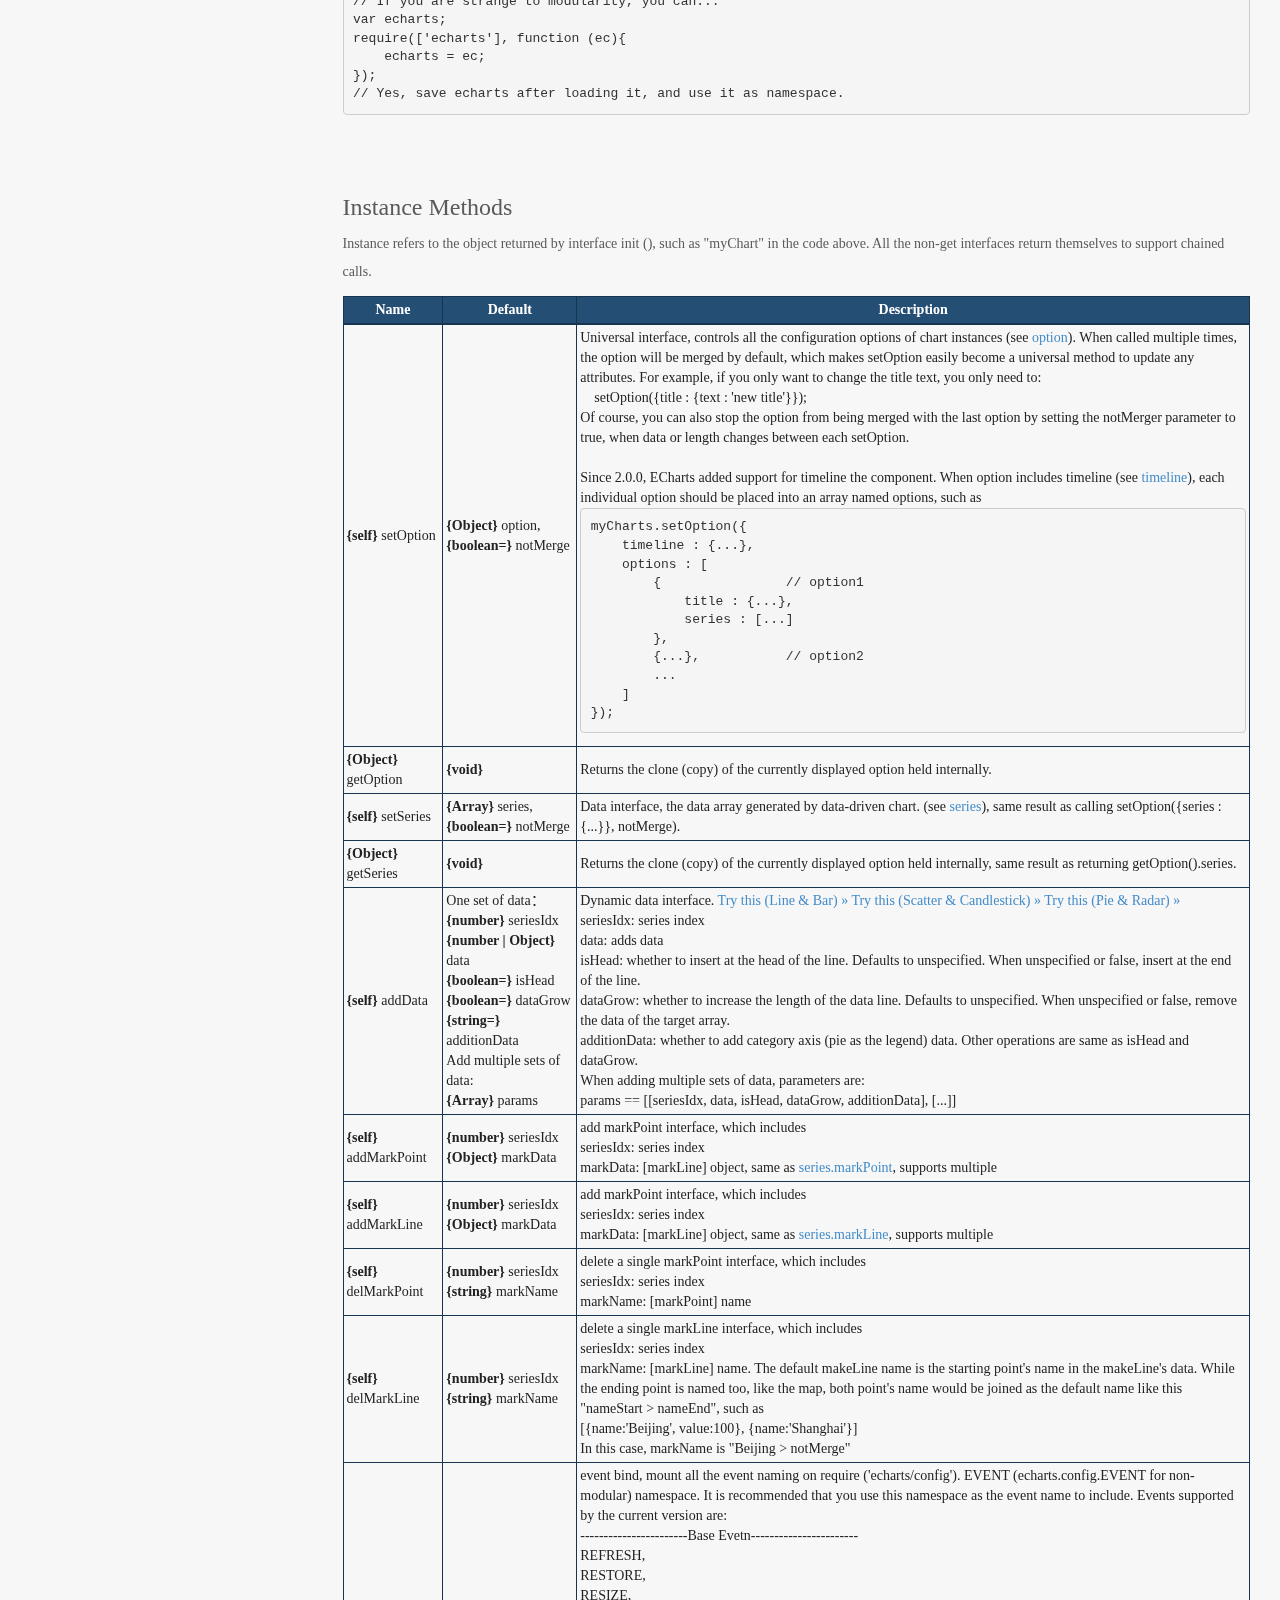
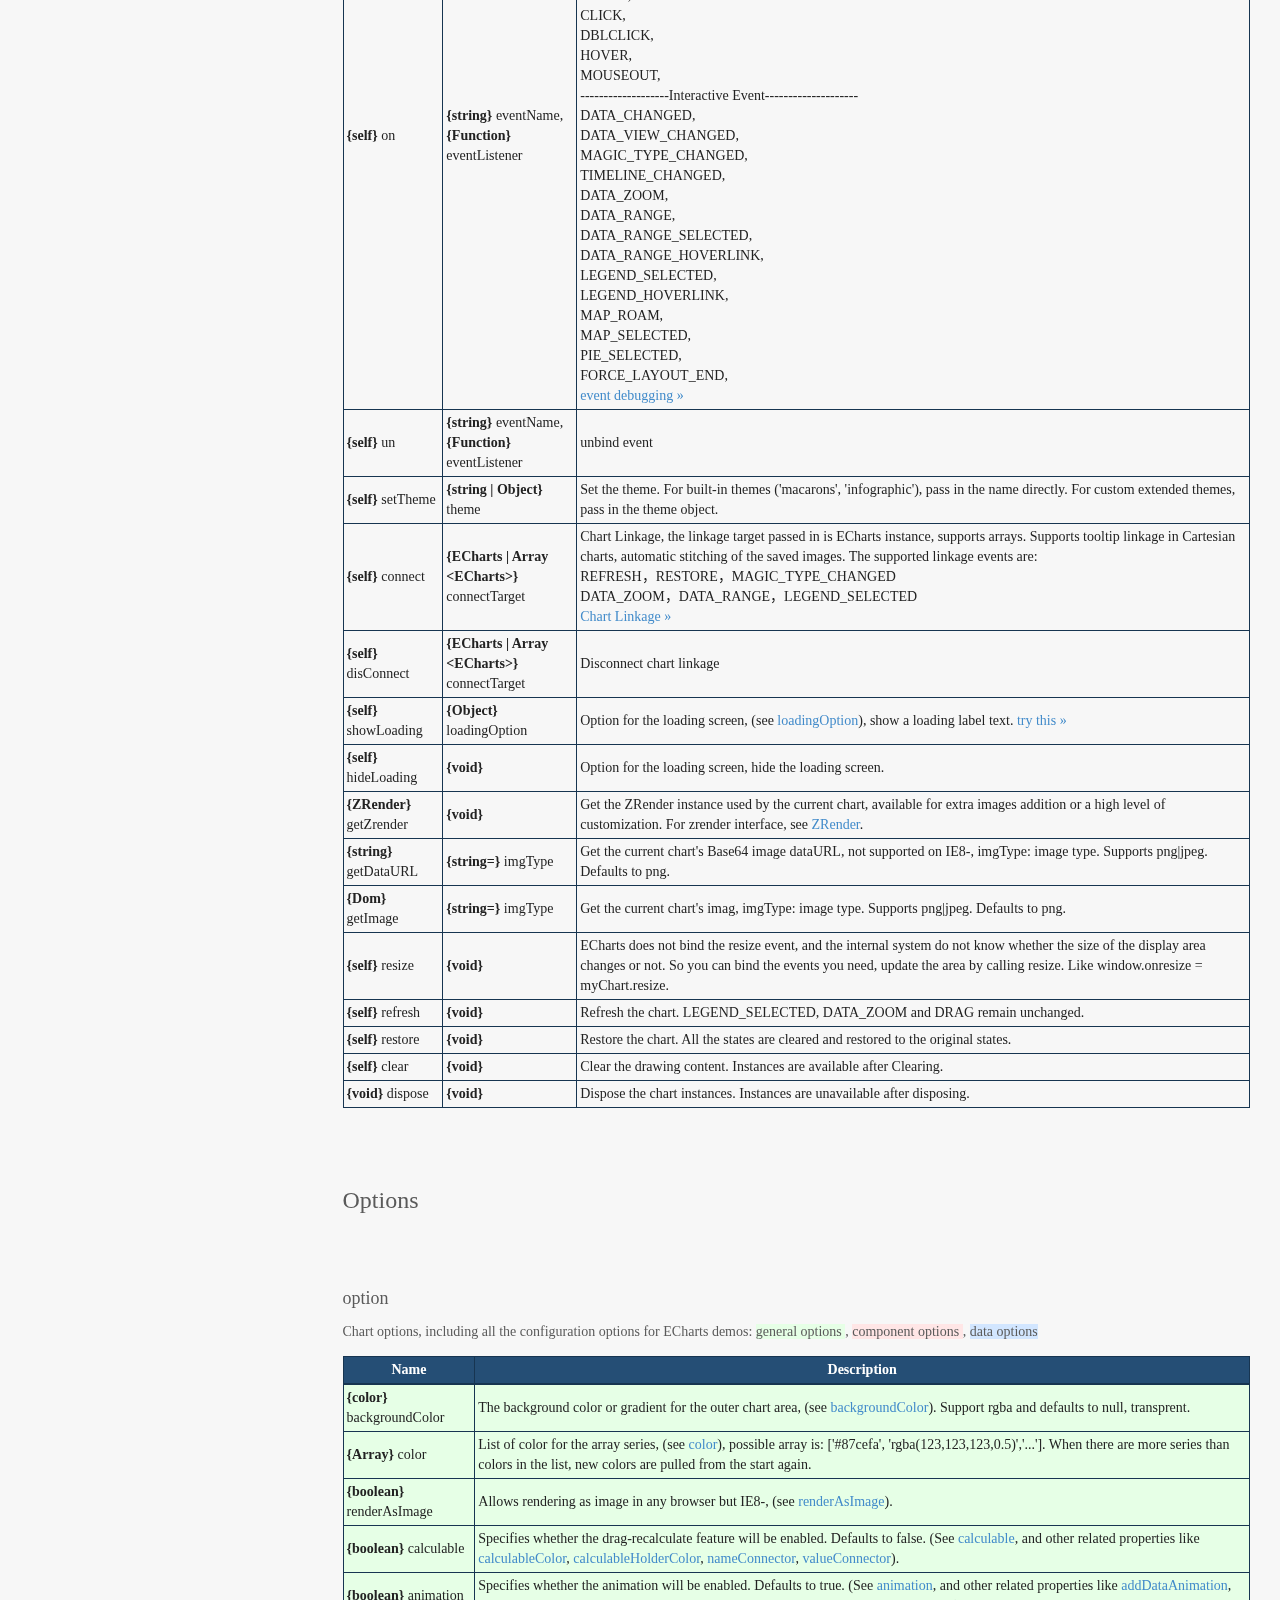
<file: WebContent/static/plugins/echarts/doc/doc-en.html>
<!DOCTYPE html>
<html lang="zh-cn">
  <head>
    <meta charset="utf-8">
    <meta http-equiv="X-UA-Compatible" content="IE=edge">
    <meta name="viewport" content="width=device-width, initial-scale=1.0">
    <meta name="description" content="ECharts">
    <meta name="author" content="kener.linfeng@gmail.com">
    <title>ECharts · Doc</title>

    <link rel="shortcut icon" href="./asset/ico/favicon.png">

    <link href="./asset/css/font-awesome.min.css" rel="stylesheet">
    <link href="./asset/css/bootstrap.css" rel="stylesheet">
    <link href="./asset/css/carousel.css" rel="stylesheet">
    <link href="./asset/css/echartsHome.css" rel="stylesheet">
    <!-- HTML5 shim and Respond.js IE8 support of HTML5 elements and media queries -->
    <!--[if lt IE 9]>
      <script src="https://oss.maxcdn.com/html5shiv/3.7.2/html5shiv.min.js"></script>
      <script src="https://oss.maxcdn.com/respond/1.4.2/respond.min.js"></script>
    <![endif]-->
</head>

<body>
    <!-- Fixed navbar -->
    <div class="navbar navbar-default navbar-fixed-top" role="navigation" id="head"></div>

    <div class="container-fluid">
        <div class="row-fluid">
            <div class="col-md-3">
                <div class="affix panel col-md-3" id="accordion">
                  <div class="panel panel-default">
                    <div class="panel-heading">
                      <div class="accordion-toggle" data-toggle="collapse" data-parent="#accordion" href="#collapse-description">
                        <strong>Contents</strong>
                      </div>
                    </div>
                    <div id="collapse-description" class="panel-collapse collapse in">
                      <div class="panel-body">
                        <div id="toc">
                        <ul>
                            <li><a href="#Introduction">Introduction</a></li>
                            <li><a href="#Glossary">Glossary</a></li>
                            <li><a href="#Chart-Types">Chart Types</a></li>
                            <ul>
                                <li><a href="#Line">line</a></li>
                                <li><a href="#Bar">bar</a></li>
                                <li><a href="#Scatter">scatter</a></li>
                                <li><a href="#Candlestick">candlestick</a></li>
                                <li><a href="#Pie">pie</a></li>
                                <li><a href="#Radar">radar</a></li>
                                <li><a href="#Chord">chord</a></li>
                                <li><a href="#Force">force</a></li>
                                <li><a href="#Map">map</a></li>
                                <li><a href="#Heatmap">heatmap</a></li>
                                <li><a href="#Gauge">gauge</a></li>
                                <li><a href="#Funnel">funnel</a></li>
                                <li><a href="#eventRiver">eventRiver</a></li>
                                <li><a href="#treemap">treemap</a></li>
                                <li><a href="#treeChart">tree</a></li>
                                <li><a href="#venn">venn</a></li>
                                <li><a href="#wordCloud">wordCloud</a></li>
                            </ul>
                            <li><a href="#Import-ECharts">Import ECharts</a></li>
                            <ul>
                                <li><a href="#Import-ECharts1">modular package import</a></li>
                                <li><a href="#Import-ECharts2">modular single file import ( <b>preferred</b> )</a></li>
                                <li><a href="#Import-ECharts3">plain single file import</a></li>
                            </ul>
                            <li><a href="#Custom-Build-Echarts-Single-File">Custom Build ECharts Single File</a></li>
                            <li><a href="#Initialization">Initialization</a></li>
                            <li><a href="#Instance-Methods">Instance Methods</a></li>
                            <li><a href="#Options">Options</a></li>
                            <ul>
                                <li><a href="#Option">option</a></li>
                                <li><a href="#Timeline">timeline</a></li>
                                <li><a href="#Title">title</a></li>
                                <li><a href="#Toolbox">toolbox</a></li>
                                <li><a href="#Tooltip">tooltip</a></li>
                                <li><a href="#Legend">legend</a></li>
                                <li><a href="#DataRange">dataRange</a></li>
                                <li><a href="#DataZoom">dataZoom</a></li>
                                <li><a href="#RoamController">roamController</a></li>
                                <li><a href="#Grid">grid</a></li>
                                <li><a href="#Xaxis">xAxis</a></li>
                                <li><a href="#Yaxis">yAxis</a></li>
                                <li><a href="#Axis">axis</a></li>
                                <ul>
                                    <li><a href="#AxisAxisline">axisLine</a></li>
                                    <li><a href="#AxisAxistick">axisTick</a></li>
                                    <li><a href="#AxisAxislabel">axisLabel</a></li>
                                    <li><a href="#AxisSplitline">splitLine</a></li>
                                    <li><a href="#AxisSplitarea">splitArea</a></li>
                                    <li><a href="#AxisData">data</a></li>
                                </ul>
                                <li><a href="#Polar">polar</a></li>
                                <li><a href="#Series">series (universal)</a></li>
                                <ul>
                                    <li><a href="#SeriesCartesian">series (Cartesian)</a></li>
                                    <li><a href="#SeriesPie">series (pie) </a></li>
                                    <li><a href="#SeriesRadar">series (radar) </a></li>
                                    <li><a href="#SeriesMap">series (map) </a></li>
                                    <li><a href="#SeriesHeatmap">series (heatmap) </a></li>
                                    <li><a href="#SeriesHeatmap">series (map) </a></li>
                                    <li><a href="#SeriesForce">series (force) </a></li>
                                    <li><a href="#SeriesChord">series (chord) </a></li>
                                    <li><a href="#SeriesGauge">series (gauge) </a></li>
                                    <li><a href="#SeriesFunnel">series (funnel) </a></li>
                                    <li><a href="#SeriesEventRiver">series (eventRiver)</a></li>
                                    <li><a href="#SeriesTreemap">series (treemap)</a></li>
                                    <li><a href="#SeriesTree">series (tree)</a></li>

                                    <li><a href="#SeriesVenn">series (venn)</a></li>
                                    <li><a href="#SeriesWordCloud">series (wordCloud)</a></li>
                                    <li><a href="#SeriesData">data</a></li>
                                    <li><a href="#SeriesMarkPoint">markPoint</a></li>
                                    <ul>
                                        <li><a href="#SeriesMarkPointData">data</a></li>
                                    </ul>
                                    <li><a href="#SeriesMarkLine">markLine</a></li>
                                    <ul>
                                        <li><a href="#SeriesMarkLineData">data</a></li>
                                    </ul>
                                </ul>
                                <li><a href="#ItemStyle">itemStyle</a></li>
                                <li><a href="#LineStyle">lineStyle</a></li>
                                <li><a href="#AreaStyle">areaStyle</a></li>
                                <li><a href="#TextStyle">textStyle</a></li>
                                <li><a href="#Loadingoption">loadingOption</a></li>
                                <li><a href="#NoDataLoadingOption">noDataLoadingOption</a></li>
                                <li><a href="#BackgroundColor">backgroundColor</a></li>
                                <li><a href="#Color">color</a></li>
                                <li><a href="#SymbolList">symbolList</a></li>
                                <li><a href="#RenderAsImage">renderAsImage</a></li>
                                <li><a href="#Calculable">calculable</a></li>
                                <li><a href="#CalculableColor">calculableColor</a></li>
                                <li><a href="#CalculableHolderColor">calculableHolderColor</a></li>
                                <li><a href="#NameConnector">nameConnector</a></li>
                                <li><a href="#ValueConnector">valueConnector</a></li>
                                <li><a href="#Animation">animation</a></li>
                                <li><a href="#AddDataAnimation">addDataAnimation</a></li>
                                <li><a href="#AnimationThreshold">animationThreshold</a></li>
                                <li><a href="#AnimationDuration">animationDuration</a></li>
                                <li>
                                    <a href="#animationDurationUpdate">animationDurationUpdate</a>
                                </li>
                                <li><a href="#AnimationEasing">animationEasing</a></li>
                            </ul>
                            <li><a href="#GraphDataStructure">Graph data structure</a></li>
                            <ul>
                                <li><a href="#categories">categories</a></li>
                                <li><a href="#nodes(data)">nodes(data)</a></li>
                                <li><a href="#GraphLinks">links</a></li>
                                <li><a href="#GraphMatrix">matrix</a></li>
                            </ul>
                            <li><a href="#Multi-Level-Control">Multi-Level Control</a></li>
                            <li><a href="#Appendix-Map-Extension">Appendix: Map Extension</a></li>
                            <li><a href="#Appendix-Component-and-Chart-Instances">Appendix: Component and Chart Instances</a></li>
                            <ul>
                                <li><a href="#Appendix-Component-Instances">Appendix: Component Instances</a></li>
                                <ul>
                                    <li><a href="#TimelineInterface">timeline</a></li>
                                    <li><a href="#TooltipInterface">tooltip</a></li>
                                    <li><a href="#LegendInterface">legend</a></li>
                                    <li><a href="#DataRangeInterface">dataRange</a></li>
                                    <li><a href="#DataZoomInterface">dataZoom</a></li>
                                    <li><a href="#GridInterface">grid</a></li>
                                    <li><a href="#AxisInterface">xAxis/yAxis</a></li>
                                    <li><a href="#CategoryAxisInterface">categoryAxis</a></li>
                                    <li><a href="#ValueAxisInterface">valueAxis</a></li>
                                    <li><a href="#PolarInterface">polar</a></li>
                                </ul>
                                <li><a href="#Appendix-Chart-Instances">Appendix: Chart Instances</a></li>
                                <ul>
                                    <li><a href="#MapInterface">map</a></li>
                                </ul>
                            </ul>
                            <li><a href="#Appendix-an-Intuitive-Example">Appendix: an Intuitive Example</a></li>
                        </ul>
                        </div>
                      </div>
                    </div>
                  </div>
                  <div class="panel panel-default">
                    <div class="panel-heading">
                      <div class="accordion-toggle" data-toggle="collapse" data-parent="#accordion" href="#collapse-config">
                        <strong>default options</strong>
                      </div>
                    </div>
                    <div id="collapse-config" class="panel-collapse collapse">
                      <div class="panel-body">
                        <div id="config"></div>
                      </div>
                    </div>
                  </div>
              </div><!--/.well -->
            </div>
            <div class="col-md-9">
                <p style="margin:20px 0 -30px 0">
                    <a href="./start-en.html" target="_blank" style="margin-right: 50px;"> Getting started »</a>
                    <a href="https://github.com/ecomfe/echarts/issues?page=1&state=open" target="_blank">Any feedback or question? »</a>
                </p>
                <div id="doc">
                    <h3>Introduction<a name="Introduction"> </a></h3>
                    <p>ECharts (Enterprise Charts), written in pure JavaScript and based on <a href="http://ecomfe.github.io/zrender/" target="_blank">ZRender</a> (a whole new lightweight canvas library), is a comprehensive charting library offering an easy way of adding intuitive, interactive, and highly customizable charts to your commercial products. It works with all your web and mobile applications, including IE6/7/8/9/10/11, Chrome, Firefox, Safari and Opera. With original features like Drag-Recalculate, Data View and Scale Roaming, ECharts lets you mine and integrate data in ways you didn't think possible.</P>
                    <p>ECharts currently supports 12 chart types, including line (area), column (bar), scatter (bubble), pie (doughnut), radar (filled radar), candlestick, chord, gauge, funnel, map, eventRiver and force-directed chart. Each and every chart is equipped with 7 interactive components: title, tooltip, legend, scale, data area, timeline, and toolbox. Many of these components and charts can be combined in one chart.</P>
                    <img src="asset/img/architecture.png"  alt="Echarts Architecture"/>
                    <h3>Glossary<a name="Glossary"> </a></h3>
                    <p>General Terms</p>
                    <table cellspacing="0" class="ADoc_table full">
                        <tr>
                            <th> Term </th>
                            <th> Description </th>
                        </tr>
                        <tr>
                            <td> chart </td>
                            <td> A complete chart that may contain axes, legends, etc. It can either be a "basic" chart like line and pie, or a "combination" of those basic charts. </td>
                        </tr>
                        <tr>
                            <td> axis </td>
                            <td> A fixed reference line for the measurement of Cartesian coordinates. It can be divided into three types: category axis, value axis and time axis. </td>
                        </tr>
                        <tr>
                            <td> xAxis </td>
                            <td> The horizontal axis of a two-dimensional plot in Cartesian coordinates. It is category axis by convention and default. </td>
                        </tr>
                        <tr>
                            <td> yAxis </td>
                            <td> The vertical axis of a two-dimensional plot in Cartesian coordinates. It is value axis by convention and default. </td>
                        </tr>
                        <tr>
                            <td> grid </td>
                            <td> A network of regularly spaced lines on a Cartesian coordinate system that cross one another at right angles and are numbered to enable the precise location of a coordinate. </td>
                        </tr>
                        <tr>
                            <td> legend </td>
                            <td> The wording on a chart explaining the symbols used. </td>
                        </tr>
                        <tr>
                            <td> dataRange </td>
                            <td> Often used to select the scale of geographical data. </td>
                        </tr>
                        <tr>
                            <td> dataZoom </td>
                            <td> Often used to zoom in on a specific data area when the collection of data sets are large and complex. </td>
                        </tr>
                        <tr>
                            <td> roamController </td>
                            <td> Zoom and roam controller for the map. </td>
                        </tr>
                        <tr>
                            <td> toolbox </td>
                            <td> A set of functions accessible from a single menu, such as MarkLine, dataZoom, etc.</td>
                        </tr>
                        <tr>
                            <td> tooltip </td>
                            <td> A small "hover box" with detailed information about the item being hovered over. </td>
                        </tr>
                        <tr>
                            <td> timeline </td>
                            <td> Often used to display a list of data in chronological order. </td>
                        </tr>
                        <tr>
                            <td> series </td>
                            <td> Data series. A chart may contain multiple series, and each series may contain multiple data. </td>
                        </tr>
                    </table>
                    <P> Charts Terms</P>
                    <table cellspacing="0" class="ADoc_table full">
                        <tr>
                            <th> Term </th>
                            <th> Description </th>
                        </tr>
                        <tr>
                            <td> line </td>
                            <td> Including line, stacked line, area, stacked area. </td>
                        </tr>
                        <tr>
                            <td> bar </td>
                            <td> Including colunm (vertical), stacked column, bar (horizontal), stacked bar. </td>
                        </tr>
                        <tr>
                            <td> scatter </td>
                            <td> Including scatter and bubble. In scatter, at least two-dimensional data are needed. When the third dimensional data joins the company, it can be mapped to color or size. When mapped to size, scatter turns into bubble. </td>
                        </tr>
                        <tr>
                            <td> candlestick </td>
                            <td> We call it 'k' for short. Used primarily to describe price movements of a security, derivative, or currency for a designated span of time. </td>
                        </tr>
                        <tr>
                            <td> pie </td>
                            <td> Including pie and doughnut. Supports two kinds of (radius, area) Nightingale’s rose diagram. </td>
                        </tr>
                        <tr>
                            <td> radar </td>
                            <td> Including radar and filled radar. A graphical method of displaying multivariate data. </td>
                        </tr>
                        <tr>
                            <td> chord </td>
                            <td> Commonly used to display relational data. The outer part is a doughnut, used to reflect the proportion of data; the inner part is the chords that connect each sectors, used to display relational data. </td>
                        </tr>
                        <tr>
                            <td> force-directed chart </td>
                            <td> Often used to display complex topology. </td>
                        </tr>
                        <tr>
                            <td> map </td>
                            <td> Including World Map, China Map, Map of China Provinces &amp; Cities, and extended maps on GeoJSON format. Supports SVG extension, such as body composition, football pitch, interior space, etc. </td>
                        </tr>
                        <tr>
                            <td> heatmap </td>
                            <td> Often used to display data distribution information. </td>
                        </tr>
                        <tr>
                            <td> gauge </td>
                            <td> Often used to display the key index in a BI system. </td>
                        </tr>
                        <tr>
                            <td> funnel </td>
                            <td> Often used to display the data change in a data process, like filtered, combined etd, common in BI system.</td>
                        </tr>
                        <tr>
                            <td> evnetRiver </td>
                            <td> EventRiver is commonly used to display multiple events with time attribute, the evolution of events can be shown by time sequence.</td>
                        </tr>
                        <tr>
                            <td> treemap </td>
                            <td> Treemap is commonly used to display a tree structure. And treemaps are very effective when size is the most important feature to be displayed..</td>
                        </tr>
                        <tr>
                            <td> venn </td>
                            <td> Venn shows all possible logical relations between a finite collection of different sets.</td>
                        </tr>
                        <tr>
                            <td> tree </td>
                            <td> Used to visualize the hierarchy of tree structure.</td>
                        </tr>
                        <tr>
                            <td> word cloud </td>
                            <td> A visual representation for text data, typically used to depict keyword metadata (tags) on websites, or to visualize free form text</td>
                        </tr>
                    </table>
                    <h3>Chart Types<a name="Chart-Types"> </a></h3>
                    <P> The charting library includes basic single chart type and combination chart type. </P>
                    <p><img src="./asset/img/doc/charts.jpg" title="basic chart type" alt="basic chart type"/></P>

                    <h4>single chart type: line<a name="Line"> </a></h4>
                    <table cellspacing="0" class="ADoc_table full">
                        <tr>
                            <th> line </th>
                            <th> stacked line </th>
                            <th> area </th>
                            <th> stacked area </th>
                        </tr>
                        <tr>
                            <td><img src="./asset/img/example/line1.png" title="" alt="line"/></td>
                            <td><img src="./asset/img/example/line2.png" title="" alt="stacked line"/></td>
                            <td><img src="./asset/img/example/line3.png" title="" alt="area"/></td>
                            <td><img src="./asset/img/example/line4.png" title="" alt="stacked area"/></td>
                        </tr>
                    </table>

                    <h4>single chart type: bar (column)<a name="Bar"> </a></h4>
                    <table cellspacing="0" class="ADoc_table full">
                        <tr>
                            <th> column </th>
                            <th> stacked column </th>
                            <th> bar </th>
                            <th> stacked bar </th>
                        </tr>
                        <tr>
                            <td><img src="./asset/img/example/bar1.png" title="" alt="column"/></td>
                            <td><img src="./asset/img/example/bar2.png" title="" alt="stacked column"/></td>
                            <td><img src="./asset/img/example/bar3.png" title="" alt="bar"/></td>
                            <td><img src="./asset/img/example/bar4.png" title="" alt="stacked bar"/></td>
                        </tr>
                    </table>

                    <h4>single chart type: scatter<a name="Scatter"> </a></h4>
                    <table cellspacing="0" class="ADoc_table full">
                        <tr>
                            <th colspan=2> scatter </th>
                            <th> bubble </th>
                        </tr>
                        <tr>
                            <td><img src="./asset/img/example/scatter1.png" title="" alt="scatter"/></td>
                            <td><img src="./asset/img/example/dataRange1.png" title="" alt="scatter"/></td>
                            <td><img src="./asset/img/example/scatter2.png" title="" alt="bubble"/></td>
                        </tr>
                    </table>

                    <h4>single chart type: k (candlestick)<a name="Candlestick"> </a></h4>
                    <table cellspacing="0" class="ADoc_table full">
                        <tr>
                            <th colspan="2"> candlestick </th>
                        </tr>
                        <tr>
                            <td style="text-align:center"><img src="./asset/img/example/k1.png" title="" alt="candlestick" /></td>
                            <td style="text-align:center"><img src="./asset/img/example/k.png" title="" alt="candlestick" /></td>
                        </tr>
                    </table>

                    <h4>single chart type: pie<a name="Pie"> </a></h4>
                    <table cellspacing="0" class="ADoc_table full">
                        <tr>
                            <th> pie </th>
                            <th> doughnut </th>
                            <th> Nightingale’s rose diagram</th>
                        </tr>
                        <tr>
                            <td><img src="./asset/img/example/pie1.png" title="" alt="pie"/></td>
                            <td><img src="./asset/img/example/pie2.png" title="" alt="doughnut"/></td>
                            <td><img src="./asset/img/example/pie4.png" title="" alt="Nightingale’s rose diagram"/></td>
                        </tr>
                    </table>

                    <h4>single chart type: radar<a name="Radar"> </a></h4>
                    <table cellspacing="0" class="ADoc_table full">
                        <tr>
                            <th> radar </th>
                            <th> filled radar </th>
                        </tr>
                        <tr>
                            <td><img src="./asset/img/example/radar1.png" title="" alt="radar"/></td>
                            <td><img src="./asset/img/example/radar2.png" title="" alt="filled radar"/></td>
                        </tr>
                    </table>

                    <h4>single chart type: chord<a name="Chord"> </a></h4>
                    <table cellspacing="0" class="ADoc_table full">
                        <tr>
                            <th colspan="2"> chord </th>
                        </tr>
                        <tr>
                            <td><img src="./asset/img/example/chord1.png" title="" alt="chord"/></td>
                            <td><img src="./asset/img/example/chord2.png" title="" alt="chord"/></td>
                        </tr>
                    </table>

                    <h4>single chart type: force<a name="Force"> </a></h4>
                    <table cellspacing="0" class="ADoc_table full">
                        <tr>
                            <th colspan="3"> force-directed chart </th>
                        </tr>
                        <tr>
                            <td><img src="./asset/img/example/force1.png" title="" alt="force-directed chart"/></td>
                            <td><img src="./asset/img/example/force2.png" title="" alt="force-directed chart"/></td>
                            <td><img src="./asset/img/example/webkit-dep.png" title="" alt="force-directed chart"/></td>
                        </tr>
                    </table>

                    <h4>single chart type: map<a name="Map"> </a></h4>
                    <table cellspacing="0" class="ADoc_table full">
                        <tr>
                            <th> China Map </th>
                            <th> Map of China Provinces &amp; Cities </th>
                            <th> World Map </th>
                        </tr>
                        <tr>
                            <td><img src="./asset/img/example/map1.png" title="" alt="China Map"/></td>
                            <td><img src="./asset/img/example/map3.png" title="" alt=" Map of China Provinces &amp; Cities"/></td>
                            <td><img src="./asset/img/example/map4.png" title="" alt="World Map"/></td>
                        </tr>
                        <tr>
                            <th> Sub-Region Mode </th>
                            <th> Standard GeoJson Extension </th>
                            <th> SVG Extension</th>
                        </tr>
                        <tr>
                            <td><img src="./asset/img/example/map8.png" title="" alt="Sub-Region Mode"/></td>
                            <td><img src="./asset/img/example/map6.png" title="" alt="Standard GeoJson Extension"/></td>
                            <td><img src="./asset/img/example/map16.png" title="" alt="SVG Extension"/></td>
                        </tr>
                    </table>

                    <h4>single chart type: heatmap<a name="Heatmap"> </a></h4>
                    <table cellspacing="0" class="ADoc_table full">
                        <tr>
                            <th colspan="3"> heatmap </th>
                        </tr>
                        <tr>
                            <td><img src="./asset/img/example/heatmap.png" title="" alt="heatmap"/></td>
                            <td><img src="./asset/img/example/heatmap2.png" title="" alt="heatmap"/></td>
                            <td><img src="./asset/img/example/heatmap_map.png" title="" alt="heatmap"/></td>
                        </tr>
                    </table>

                    <h4>single chart type: gauge<a name="Gauge"> </a></h4>
                    <table cellspacing="0" class="ADoc_table full">
                        <tr>
                            <th colspan=2> angular gauge </th>
                        </tr>
                        <tr>
                            <td><img src="./asset/img/example/gauge4.png" title="" alt="angular gauge"/></td>
                            <td><img src="./asset/img/example/gauge3.png" title="" alt="angular gauge"/></td>
                        </tr>
                    </table>

                    <h4>single chart type: funnel<a name="Funnel"> </a></h4>
                    <table cellspacing="0" class="ADoc_table full">
                        <tr>
                            <th colspan=3> funnel </th>
                        </tr>
                        <tr>
                            <td><img src="./asset/img/example/funnel1.png" title="" alt="funnel"/></td>
                            <td><img src="./asset/img/example/funnel2.png" title="" alt="funnel"/></td>
                            <td><img src="./asset/img/example/funnel3.png" title="" alt="funnel"/></td>
                        </tr>
                    </table>

                    <h4>single chart type: eventRiver<a name="eventRiver"> </a></h4>
                    <table cellspacing="0" class="ADoc_table full">
                        <tr>
                            <th colspan=3> eventRiver </th>
                        </tr>
                        <tr>
                            <td><img src="./asset/img/example/eventRiver1.png" title="" alt="eventRiver"/></td>
                            <td><img src="./asset/img/example/eventRiver2.png" title="" alt="eventRiver"/></td>
                        </tr>
                    </table>

                    <h4>single chart type：treemap<a name="treemap"> </a></h4>
                    <table cellspacing="0" class="ADoc_table full">
                        <tr>
                            <th colspan=2> Treemap </th>
                        </tr>
                        <tr>
                            <td><img src="./asset/img/example/treemap.png" title="" alt="Treemap"/></td>
                            <td><img src="./asset/img/example/treemap1.png" title="" alt="Treemap"/></td>
                        </tr>
                    </table>

                    <h4>single chart type：tree<a name="treeChart"> </a></h4>
                    <table cellspacing="0" class="ADoc_table full">
                        <tr>
                            <th colspan=2> tree </th>
                        </tr>
                        <tr>
                            <td><img src="./asset/img/example/tree1.png" title="" alt="tree"/></td>
                            <td><img src="./asset/img/example/tree2.png" title="" alt="tree"/></td>
                        </tr>
                    </table>

                    <h4>single chart type：venn<a name="venn"> </a></h4>
                    <table cellspacing="0" class="ADoc_table full" style="width:600px;">
                        <tr>
                            <th colspan=1> Venn </th>
                        </tr>
                        <tr>
                            <td><img src="./asset/img/example/venn.png" title="" alt="Venn"/></td>
                        </tr>
                    </table>

                    <h4>single chart type：wordCloud<a name="wordCloud"> </a></h4>
                    <table cellspacing="0" class="ADoc_table full" style="width:600px;">
                        <tr>
                            <th colspan=1> Venn </th>
                        </tr>
                        <tr>
                            <td><img src="./asset/img/example/wordCloud.png" title="" alt="Venn"/></td>
                        </tr>
                    </table>

                    <h3>Import ECharts<a name="Import-ECharts"> </a></h3>
                    <p>We offer you various ways to import the ECharts library in your page, so that you can always choose the right one for your project. </p>

                    <h3>modular package import <a name="Import-ECharts1"> </a></h3>
                    <P>If you are familiar with modular programming, and your project is modular and follows the AMD module specification, then it will be fairly easy to import echarts in your page; Import a module loader, like <a href="https://github.com/ecomfe/esl" target="_blank">esl.js</a>, and configure the packages path to point to src, and you will enjoy the chart’s maximum flexibility, such as load-on-demand. Since ECharts is based on ZRender, you also need to download <a href="https://github.com/ecomfe/zrender" target="_blank">ZRender</a> locally. Reference is made to <a href="example/demo.html#-en" target="_blank">demo</a>. Now you need to configure as follows.</p>
                    <p>Please note: although package import maximizes flexibility in the development phase, it is not intended for going online directly. Reducing the number of documents requested is the most fundamental rule of front-end optimization, so please be sure to compress files when you go on line. </P>
                    <div class="code">
                        <pre>//from echarts example
require.config({
    packages: [
        {
            name: 'echarts',
            location: '../../src',
            main: 'echarts'
        },
        {
            name: 'zrender',
            location: '../../../zrender/src', // zrender and echarts are in the same directory.
            main: 'zrender'
        }
    ]
});
</pre>
                    </div>

                    <h3>modular single file import (<b>preferred</b>) <a name="Import-ECharts2"> </a></h3>
                    <P>If you use modular programming, but do not have the packaging environment, or do not want to include a third party library source file to your project, then single file import seems to be a good choice. Like modular package import, you have to be familiar with modular programming. </P>
                    <p>Begin with 2.1.8, we have created a powerful tool for echarts compression: <a href="https://github.com/ecomfe/echarts-optimizer" target="_blank">echarts-optimizer</a>. As you can see below, the build folder has included several single files of different combinations which are generated by <a href="https://github.com/ecomfe/echarts-optimizer" target="_blank">echarts-optimizer</a>, and you are free to choose one of them according to your needs:</p>
                    <ul>
                        <li>dist ( folder ) : compressed</li>
                        <li>
                            <ul>
                                <li>echarts.js : The echarts core file which should be import by a &lt;script&gt tag, an AMD loader (<a href="https://github.com/ecomfe/esl" target="_blank">esl.js</a>) has been included in this file.</li>
                                <li>chart ( folder ) : Via dependency analysis, echarts-optimizer generates a single file for every chart types, you can choose one of them according to your needs:
                                    <ul>
                                        <li>line.js : Line ( require echarts/chart/bar as the same time if Magic switch is needed )</li>
                                        <li>bar.js : Bar ( require echarts/chart/line as the same time if Magic switch is needed )</li>
                                        <li>scatter.js : Scatter</li>
                                        <li>k.js : Candlestick</li>
                                        <li>pie.js : Pie ( require echarts/chart/funnel as the same time if Magic switch is needed )</li>
                                        <li>radar.js : Radar</li>
                                        <li>map.js : Map</li>
                                        <li>force.js : Force-directed Chart ( require echarts/chart/chord as the same time if Magic switch is needed )</li>
                                        <li>chord.js : Chord ( require echarts/chart/force as the same time if Magic switch is needed )</li>
                                        <li>funnel.js : Funnel ( require echarts/chart/pie as the same time if Magic switch is needed )</li>
                                        <li>gauge.js : Gauge</li>
                                        <li>eventRiver.js : EventRiver</li>
                                    </ul>
                                </li>
                            </ul>
                        </li>
                        <li>source ( folder ) : uncompressed, same as dist which can be used to debug.</li>
                    </ul>
                    <p>See example in <a href="example/www/index.html" target="_blank">ECharts single file import</a>, stored in example/www. First you need to create a script tag src to echarts core ( echarts.js ).</p>
                    <div class="code">
                        <pre>//from echarts example
&lt;body&gt;
    &lt;div id="main" style="height:400px;"&gt;&lt;/div&gt;
    ...
    &lt;script src="./js/echarts.js"&gt;&lt;/script&gt;
&lt;/body&gt;
</pre>
                    </div>
                    <p>You have get an AMD environment after echarts.js import, require.conifg as below:</p>
                    <div class="code">
                        <pre>//from echarts example
&lt;body&gt;
    &lt;div id="main" style="height:400px;"&gt;&lt;/div&gt;
    ...
    &lt;script src="./js/echarts.js"&gt;&lt;/script&gt;
    &lt;script type="text/javascript"&gt;
        require.config({
            paths: {
                echarts: './js/dist'
            }
        });
    &lt;/script&gt;
&lt;/body&gt;
</pre>
                    </div>
                    <p>You can use ECharts by dynamic loading after the require.config.</p>
                    <div class="code">
                        <pre>//from echarts example
&lt;body&gt;
    &lt;div id="main" style="height:400px;"&gt;&lt;/div&gt;
    ...
    &lt;script src="./js/echarts.js"&gt;&lt;/script&gt;
    &lt;script type="text/javascript"&gt;
        require.config({
            paths: {
                echarts: './js/dist'
            }
        });
        require(
            [
                'echarts',
                'echarts/chart/line',   // load-on-demand, don't forget the Magic switch type.
                'echarts/chart/bar'
            ],
            function (ec) {
                var myChart = ec.init(document.getElementById('main'));
                var option = {
                    ...
                }
                myChart.setOption(option);
            }
        );
    &lt;/script&gt;
&lt;/body&gt;
</pre>
                    </div>
                    <p>In a nutshell, it takes four steps to import ECharts in module single file. </p>
                    <ol>
                        <li>Prepare a Dom with size (width and height) for ECharts. (Of course it can be dynamically generated.)</li>
                        <li>Create a script tag src to echarts core ( echarts.js ).</li>
                        <li>Configure a ECharts path for the module loader, and link to echarts.js from the current page, see above.</li>
                        <li>Dynamically load ECharts and use callback function to initialize it. (PS: if you want to use ECharts on a page where you've already loaded it, just require('echarts').init(dom).) </li>
                    </ol>
                    <p>see <a href="./start.html" target="_blank" style="margin-right: 50px;">Getting started »</a></p>

                    <h3>plain single file import <a name="Import-ECharts3"> </a></h3>
                    <P>The 1.3.5 release added support for plain import. If your project is not based on modularity, or it’s based on CMD specification (such as using sea.js), then it may not be appropriate for you to include the modular AMD-based ECharts. Therefore it is recommended that you use script plain import. Forget about require, you can directly use two global namespaces - ECharts, ZRender - after script plain import. Reference is made to <a href="example/www2/index.html" target="_blank">ECharts plain import</a>. Note that excanvas judges Canvas support by inserting the body tag into Canvas node, so if you put the script tag of ECharts into the head tag, IE8- browsers would give an error; the solution is to move the script tag into (behind) the body tag.</p>
                    <p>In the plain import environment, you can import common modules directly through namespace, same as the modular path, such as: <br/>echarts.config = require('echarts/config'), zrender.tool.color = require('zrender/tool/color'). </p>
                    <div class="code">
                        <pre>//from echarts example
&lt;body&gt;
    &lt;div id="main" style="height:400px;"&gt;&lt;/div&gt;
    ...
    &lt;script src="example/www2/js/dist/echarts-all.js"&gt;&lt;/script&gt;
    &lt;script&gt;
        var myChart = echarts.init(document.getElementById('main'));
        var option = {
            ...
        }
        myChart.setOption(option);
    &lt;/script&gt;
&lt;/body&gt;
</pre>
                    </div>
                    <p>Single files that can be directly imported are listed below:</p>
                    <ul>
                        <li>dist/echarts-all.js : a compressed library of all the chart types, including World Map, China Map and Map of China Provinces &amp; Cities.</li>
                        <li>source/echarts-all.js : an uncompressed library of all the chart types, including World Map, China Map and Map of China Provinces &amp; Cities. Available for debugging purposes.</li>
                    </ul>
                    <p>see <a href="./start.html" target="_blank" style="margin-right: 50px;">Getting started »</a></p>

                    <h3>Custom Build ECharts Single File <a name="Custom-Build-Echarts-Single-File"></a></h3>
                    <p>More detail about echarts-optimizer can be found at <a href="https://github.com/ecomfe/echarts-optimizer/blob/master/README.md" target="_blank">README.md</a></p>

                    <h3>Initialization <a name="Initialization"> </a></h3>
                    <p>After getting echarts interface through require (or in namespace), you can start to initialize chart. echarts interface has only one  init method. When implementing init, pass in a dom node with size (width and height are not necessarily visible, as long as they can be calculated) and then you will get the instances of the chart object. The charting library has multiple instances, which means that you can init multiple charts at the same page on multiple doms, and if you init on the same dom repeatedly, the existing instance will be automatically disposed (1.4.0+ ). init method is illustrated as follows: </p>
                    <table cellspacing="0" class="ADoc_table full">
                        <tr>
                            <th> Name </th>
                            <th> Default </th>
                            <th> Description </th>
                        </tr>
                        <tr>
                            <td> <b>{ECharts}</b> init </td>
                            <td> <b>{dom}</b> dom, <br/><b>{string | Object =}</b> theme </td>
                            <td> Initialization interface, returns ECharts instances. Dom is the node for charts. Theme is optional. For built-in themes ('macarons', 'infographic'), directly pass in name. For custom extended themes, pass in the theme object. Like this :
                                <br/>var myCharts = echarts.init(document.getElementById('main'), 'macarons')；
                            </td>
                        </tr>
                    </table>
                    <p>For available methods of chart instances, see <a href="#Methods">Methods</a>. </p>
                    <p>The initialization code after including ECharts is as follows: </p>
                    <div class="code">
                        <pre>
// As the entrance
require(
    [
        'echarts',
        'echarts/chart/pie'
    ],
    function (ec) {
        var myChart = ec.init(document.getElementById('main'));
        myChart.setOption({...});
    }
);

// -----------------------------

// For non-entrance or when using again, the chart has been loaded and registered
require('echarts').init(dom).setOption({...});

// If you need to use of ECharts later on, you'd better save the chart instances returned by init.
var myChart = require('echarts').init(dom);
myChart.setOption({...}); </pre>
                    </div>
                    <p>If you are familiar with modularity, you may skip the following code. </p>
                    <div class="code">
                        <pre>
// If you are strange to modularity, you can...
var echarts;
require(['echarts'], function (ec){
    echarts = ec;
});
// Yes, save echarts after loading it, and use it as namespace. </pre>
                    </div>

                    <h3>Instance Methods<a name="Instance-Methods"> </a></h3>
                    <p>Instance refers to the object returned by interface init (), such as "myChart" in the code above. All the non-get interfaces return themselves to support chained calls.</p>
                    <table cellspacing="0" class="ADoc_table full">
                        <tr>
                            <th> Name </th>
                            <th> Default </th>
                            <th> Description </th>
                        </tr>
                        <tr>
                            <td><b>{self}</b> setOption</td>
                            <td><b>{Object}</b> option, <br/><b>{boolean=}</b> notMerge</td>
                            <td>Universal interface, controls all the configuration options of chart instances (see <a href="#Option" title="">option</a>). When called multiple times, the option will be merged by default, which makes setOption easily become a universal method to update any attributes. For example, if you only want to change the title text, you only need to: <br/>&nbsp;&nbsp;&nbsp;&nbsp;setOption({title : {text : 'new title'}}); <br/>Of course, you can also stop the option from being merged with the last option by setting the notMerger parameter to true, when data or length changes between each setOption.
                            <br/><br/>Since 2.0.0, ECharts added support for timeline the component. When option includes timeline (see <a href="#Timeline" title="">timeline</a>), each individual option should be placed into an array named options, such as
                            <pre>myCharts.setOption({
    timeline : {...},
    options : [
        {                // option1
            title : {...},
            series : [...]
        },
        {...},           // option2
        ...
    ]
});</pre>

                            </td>
                        </tr>
                        <tr>
                            <td><b>{Object}</b> getOption</td>
                            <td><b>{void}</b></td>
                            <td>Returns the clone (copy) of the currently displayed option held internally. </td>
                        </tr>
                        <tr>
                            <td><b>{self}</b> setSeries</td>
                            <td><b>{Array}</b> series, <br/><b>{boolean=}</b> notMerge</td>
                            <td>Data interface, the data array generated by data-driven chart. (see <a href="#Series" title="">series</a>), same result as calling setOption({series : {...}}, notMerge). </td>
                        </tr>
                        <tr>
                            <td><b>{Object}</b> getSeries</td>
                            <td><b>{void}</b></td>
                            <td>Returns the clone (copy) of the currently displayed option held internally, same result as returning getOption().series. </td>
                        </tr>
                        <tr>
                            <td><b>{self}</b> addData</td>
                            <td>One set of data：
                                <br/><b>{number}</b> seriesIdx
                                <br/><b>{number | Object}</b> data
                                <br/><b>{boolean=}</b> isHead
                                <br/><b>{boolean=}</b> dataGrow
                                <br/><b>{string=}</b> additionData
                                <br/>Add multiple sets of data:
                                <br/><b>{Array}</b> params
                            </td>
                            <td>Dynamic data interface. <a href="example/dynamicLineBar.html#-en" target="_blank">Try this (Line &amp; Bar) »</a> <a href="example/dynamicScatterK.html#-en" target="_blank">Try this (Scatter &amp; Candlestick) »</a> <a href="example/dynamicPieRadar.html#-en" target="_blank">Try this (Pie &amp; Radar) »</a>
                                <br/>seriesIdx: series index
                                <br/>data: adds data
                                <br/>isHead: whether to insert at the head of the line. Defaults to unspecified. When unspecified or false, insert at the end of the line.
                                <br/>dataGrow: whether to increase the length of the data line. Defaults to unspecified. When unspecified or false, remove the data of the target array.
                                <br/>additionData: whether to add category axis (pie as the legend) data. Other operations are same as isHead and dataGrow.
                                <br/>When adding multiple sets of data, parameters are:
                                <br/>params == [[seriesIdx, data, isHead, dataGrow, additionData], [...]]
                            </td>
                        </tr>
                        <tr>
                            <td><b>{self}</b> addMarkPoint</td>
                            <td><b>{number}</b> seriesIdx
                                <br/><b>{Object}</b> markData
                            </td>
                            <td>add markPoint interface, which includes
                                <br/>seriesIdx: series index
                                <br/>markData: [markLine] object, same as <a href="#SeriesMarkPoint" title="">series.markPoint</a>, supports multiple
                            </td>
                        </tr>
                        <tr>
                            <td><b>{self}</b> addMarkLine</td>
                            <td><b>{number}</b> seriesIdx
                                <br/><b>{Object}</b> markData
                            </td>
                            <td>add markPoint interface, which includes
                                <br/>seriesIdx: series index
                                <br/>markData: [markLine] object, same as <a href="#SeriesMarkLine" title="">series.markLine</a>, supports multiple
                            </td>
                        </tr>
                        <tr>
                            <td><b>{self}</b> delMarkPoint</td>
                            <td><b>{number}</b> seriesIdx
                                <br/><b>{string}</b> markName
                            </td>
                            <td>delete a single markPoint interface, which includes
                                <br/>seriesIdx: series index
                                <br/>markName: [markPoint] name
                            </td>
                        </tr>
                        <tr>
                            <td><b>{self}</b> delMarkLine</td>
                            <td><b>{number}</b> seriesIdx
                                <br/><b>{string}</b> markName
                            </td>
                            <td>delete a single markLine interface, which includes
                                <br/>seriesIdx: series index
                                <br/>markName: [markLine] name. The default makeLine name is the starting point's name in the makeLine's data. While the ending point is named too, like the map, both point's name would be joined as the default name like this "nameStart > nameEnd", such as
                                <br/>[{name:'Beijing', value:100}, {name:'Shanghai'}]
                                <br/>In this case, markName is "Beijing > notMerge"
                            </td>
                        </tr>
                        <tr>
                            <td><b>{self}</b> on</td>
                            <td><b>{string}</b> eventName, <br/><b>{Function}</b> eventListener</td>
                            <td>event bind, mount all the event naming on require ('echarts/config'). EVENT (echarts.config.EVENT for non-modular) namespace. It is recommended that you use this namespace as the event name to include. Events supported by the current version are:
                                <br/>-----------------------Base Evetn-----------------------
                                <br/>REFRESH,
                                <br/>RESTORE,
                                <br/>RESIZE,
                                <br/>CLICK,
                                <br/>DBLCLICK,
                                <br/>HOVER,
                                <br/>MOUSEOUT,
                                <br/>-------------------Interactive Event--------------------
                                <br/>DATA_CHANGED,
                                <br/>DATA_VIEW_CHANGED,
                                <br/>MAGIC_TYPE_CHANGED,
                                <br/>TIMELINE_CHANGED,
                                <br/>DATA_ZOOM,
                                <br/>DATA_RANGE,
                                <br/>DATA_RANGE_SELECTED,
                                <br/>DATA_RANGE_HOVERLINK,
                                <br/>LEGEND_SELECTED,
                                <br/>LEGEND_HOVERLINK,
                                <br/>MAP_ROAM,
                                <br/>MAP_SELECTED,
                                <br/>PIE_SELECTED,
                                <br/>FORCE_LAYOUT_END,
                                <br/><a href="./example/event.html#-en" target="_blank">event debugging » </a>
                            </td>
                        </tr>
                        <tr>
                            <td><b>{self}</b> un</td>
                            <td><b>{string}</b> eventName, <br/><b>{Function}</b> eventListener</td>
                            <td>unbind event </td>
                        </tr>
                        <tr>
                            <td><b>{self}</b> setTheme</td>
                            <td><b>{string | Object}</b> theme</td>
                            <td> Set the theme. For built-in themes ('macarons', 'infographic'), pass in the name directly. For custom extended themes, pass in the theme object. </td>
                        </tr>
                        <tr>
                            <td><b>{self}</b> connect</td>
                            <td><b>{ECharts | Array &lt;ECharts&gt;}</b> connectTarget</td>
                            <td>Chart Linkage, the linkage target passed in is ECharts instance, supports arrays. Supports tooltip linkage in Cartesian charts, automatic stitching of the saved images. The supported linkage events are:
                                <br/>REFRESH，RESTORE，MAGIC_TYPE_CHANGED
                                <br/>DATA_ZOOM，DATA_RANGE，LEGEND_SELECTED
                                <br/><a href="./example/mix8.html#-en" target="_blank">Chart Linkage »</a>
                            </td>
                        </tr>
                        <tr>
                            <td><b>{self}</b> disConnect</td>
                            <td><b>{ECharts | Array &lt;ECharts&gt;}</b> connectTarget</td>
                            <td>Disconnect chart linkage </td>
                        </tr>
                        <tr>
                            <td><b>{self}</b> showLoading</td>
                            <td><b>{Object}</b> loadingOption</td>
                            <td>Option for the loading screen, (see <a href="#Loadingoption" title="">loadingOption</a>), show a loading label text. <a href="example/loading.html#-en" target="_blank">try this »</a></td>
                        </tr>
                        <tr>
                            <td><b>{self}</b> hideLoading</td>
                            <td><b>{void}</b></td>
                            <td>Option for the loading screen, hide the loading screen. </td>
                        </tr>
                        <tr>
                            <td><b>{ZRender}</b> getZrender</td>
                            <td><b>{void}</b></td>
                            <td>Get the ZRender instance used by the current chart, available for extra images addition or a high level of customization. For zrender interface, see <a href="http://ecomfe.github.io/zrender/doc/doc.html#zrenderInstance" target="_blank">ZRender</a>. </td>
                        </tr>
                        <tr>
                            <td><b>{string}</b> getDataURL</td>
                            <td><b>{string=}</b> imgType</td>
                            <td>Get the current chart's Base64 image dataURL, not supported on IE8-, imgType: image type. Supports png|jpeg. Defaults to png. </td>
                        </tr>
                        <tr>
                            <td><b>{Dom}</b> getImage</td>
                            <td><b>{string=}</b> imgType</td>
                            <td>Get the current chart's imag, imgType: image type. Supports png|jpeg. Defaults to png. </td>
                        </tr>
                        <tr>
                            <td><b>{self}</b> resize</td>
                            <td><b>{void}</b></td>
                            <td>ECharts does not bind the resize event, and the internal system do not know whether the size of the display area changes or not. So you can bind the events you need, update the area by calling resize. Like window.onresize = myChart.resize.</td>
                        </tr>
                        <tr>
                            <td><b>{self}</b> refresh</td>
                            <td><b>{void}</b></td>
                            <td>Refresh the chart. LEGEND_SELECTED, DATA_ZOOM and DRAG remain unchanged. </td>
                        </tr>
                        <tr>
                            <td><b>{self}</b> restore</td>
                            <td><b>{void}</b></td>
                            <td>Restore the chart. All the states are cleared and restored to the original states. </td>
                        </tr>
                        <tr>
                            <td><b>{self}</b> clear</td>
                            <td><b>{void}</b></td>
                            <td>Clear the drawing content. Instances are available after Clearing. </td>
                        </tr>
                        <tr>
                            <td><b>{void}</b> dispose</td>
                            <td><b>{void}</b></td>
                            <td>Dispose the chart instances. Instances are unavailable after disposing. </td>
                        </tr>
                    </table>
                    <h3>Options<a name="Options"> </a></h3>

                    <h4>option<a name="Option"> </a></h4>
                    <P> Chart options, including all the configuration options for ECharts demos: <span class='bgGreen'> general options </span>, <span class='bgRed'> component options </span>, <span class='bgBlue'> data options </span></P>
                    <table cellspacing="0" class="ADoc_table full">
                        <tr>
                            <th> Name </th>
                            <th> Description </th>
                        </tr>
                        <tr class='bgGreen'>
                            <td> <b>{color}</b> backgroundColor </td>
                            <td> The background color or gradient for the outer chart area, (see <a href="#BackgroundColor" title="">backgroundColor</a>). Support rgba and defaults to null, transprent. </td>
                        </tr>
                        <tr class='bgGreen'>
                            <td> <b>{Array}</b> color </td>
                            <td> List of color for the array series, (see <a href="#Color" title="">color</a>), possible array is: ['#87cefa', 'rgba(123,123,123,0.5)','...']. When there are more series than colors in the list, new colors are pulled from the start again. </td>
                        </tr>
                        <tr class='bgGreen'>
                            <td> <b>{boolean}</b> renderAsImage </td>
                            <td> Allows rendering as image in any browser but IE8-, (see <a href="#RenderAsImage" title="">renderAsImage</a>). </td>
                        </tr>
                        <tr class='bgGreen'>
                            <td> <b>{boolean}</b> calculable </td>
                            <td> Specifies whether the drag-recalculate feature will be enabled. Defaults to false. (See <a href="#calculable" title="">calculable</a>, and other related properties like
                                <a href="#CalculableColor" title="">calculableColor</a>,
                                <a href="#CalculableHolderColor" title="">calculableHolderColor</a>,
                                <a href="#NameConnector" title="">nameConnector</a>,
                                <a href="#ValueConnector" title="">valueConnector</a>).
                            </td>
                        </tr>
                        <tr class='bgGreen'>
                            <td> <b>{boolean}</b> animation </td>
                            <td> Specifies whether the animation will be enabled. Defaults to true. (See
                                <a href="#Animation" title="">animation</a>, and other related properties like
                                <a href="#AddDataAnimation" title="">addDataAnimation</a>,
                                <a href="#AnimationThreshold" title="">animationThreshold</a>,
                                <a href="#AnimationDuration" title="">animationDuration</a>,
                                <a href="#animationDurationUpdate" title="">
                                    animationDurationUpdate
                                </a>
                                <a href="#AnimationEasing" title="">animationEasing</a>).
                            </td>
                        </tr>

                        <tr class='bgRed'>
                            <td> <b>{Object}</b> timeline </td>
                            <td> Timeline (see <a href="#Timeline" title="">timeline</a>), at most one timeline control is allowed in one chart. </td>
                        </tr>
                        <tr class='bgRed'>
                            <td> <b>{Object}</b> title </td>
                            <td> Title, (see <a href="#Title" title="">title</a>), at most one title control is allowed in one chart. </td>
                        </tr>
                        <tr class='bgRed'>
                            <td> <b>{Object}</b> toolbox </td>
                            <td> Toolbox, (see <a href="#Toolbox" title="">toolbox</a>), at most one toolbox is allowed in one chart. </td>
                        </tr>
                        <tr class='bgRed'>
                            <td> <b>{Object}</b> tooltip </td>
                            <td> Tooltip, (see <a href="#Tooltip" title="">tooltip</a>),  A small "hover box" with detailed information about the item being hovered over. </td>
                        </tr>
                        <tr class='bgRed'>
                            <td> <b>{Object}</b> legend </td>
                            <td> Legend, (see <a href="#Legend" title="">legend</a>), at most one legend is allowed in one single/combination chart. </td>
                        </tr>
                        <tr class='bgRed'>
                            <td> <b>{Object}</b> dataRange </td>
                            <td> DataRange, (see <a href="#DataRange" title="">dataRange</a>), data range. </td>
                        </tr>
                        <tr class='bgRed'>
                            <td> <b>{Object}</b> dataZoom </td>
                            <td> DataZoom, (see <a href="#DataZoom" title="">dataZoom</a>), data zoom. </td>
                        </tr>
                        <tr class='bgRed'>
                            <td> <b>{Object}</b> roamController </td>
                            <td> zoom and roam controller, (see <a href="#RoamController" title="">roamController</a>), use for the map. </td>
                        </tr>
                        <tr class='bgRed'>
                            <td> <b>{Object}</b> grid </td>
                            <td> A network of regularly spaced lines on a Cartesian coordinate system, (see <a href="#Grid" title="">grid</a>). </td>
                        </tr>
                        <tr class='bgRed'>
                            <td> <b>{Array | Object}</b> xAxis </td>
                            <td> The horizontal axis array of a two-dimensional plot in Cartesian coordinates, (see <a href="#Xaxis" title="">xAxis</a>), and each item in the array represents one horizontal axis. According to Standard (1.0), at most two horizontal axes are allowed in one chart. </td>
                        </tr>
                        <tr class='bgRed'>
                            <td> <b>{Array | Object}</b> yAxis </td>
                            <td> The vertical axis array of a two-dimensional plot in Cartesian coordinates, (see <a href="#Yaxis" title="">yAxis</a>), and each item in the array represents one vertical axis. According to Standard (1.0), at most two vertical axes are allowed in one chart. </td>
                        </tr>
                        <tr class='bgBlue'>
                            <td> <b>{Array}</b> series </td>
                            <td> The data array generated by data-driven chart, (see <a href="#Series" title="">series</a>). Each item in the array stands for a series' options and data. </td>
                        </tr>
                    </table>


                    <h4>timeline<a name="Timeline"> </a></h4>
                    <P> timeline, at most one timeline control is allowed in one chart. Try <a href="./example/bar11.html#-en" target="_blank">bar »</a>, <a href="./example/scatter4.html#-en" target="_blank">scatter »</a>, <a href="./example/pie7.html#-en" target="_blank">pie »</a>, <a href="./example/map14.html#-en" target="_blank">map »</a></P>
                    <table cellspacing="0" class="ADoc_table full">
                        <tr>
                            <th> Property </th>
                            <th> Default </th>
                            <th> Description </th>
                        </tr>
                        <tr>
                            <td> <b>{boolean}</b> show </td>
                            <td> true </td>
                            <td>Specifies whether to show timeline. Valid values are: true (show) | false (hide). </td>
                        </tr>
                        <tr>
                            <td> <b>{number}</b> zlevel </td>
                            <td> 0 </td>
                            <td> The first grade cascading control. Every zlevel will be allocated to a independent canvas, charts and components with the same zlevel will be rendered in the same canvas. The higher zlevel the closer to the top. More canvas dom will need more memory and performance, so never set too many zlevel. Most of the time, the second grade cascading control 'z' is recommended.</td>
                        </tr>
                        <tr>
                            <td> <b>{number}</b> z </td>
                            <td> 4 </td>
                            <td> The second grade cascading control, In the same canvas (zlevel), the higher z the closer to the top.</td>
                        </tr>
                        <tr>
                            <td> <b>{string}</b> type </td>
                            <td> 'time' </td>
                            <td> When the type is time, interval of the timeline is calculated based on the time span. Can also be: 'number'. </td>
                        </tr>
                        <tr>
                            <td> <b>{boolean}</b> notMerge </td>
                            <td> false </td>
                            <td> Whether to merge the options for timeline When called multiple times, same as the second parameter of setOption. (See <a href="#Instance Methods" title="">Instance Methods</a>). </td>
                        </tr>
                        <tr>
                            <td> <b>{boolean}</b> realtime </td>
                            <td> true </td>
                            <td> Specifies whether the chart will be displayed in real time when you drag or click the timeline. Default to false (CAN NOT be changed) in the explorer which does't support canvas, such as IE6/7/8.</td>
                        </tr>
                        <tr>
                            <td> <b>{number | string}</b> x </td>
                            <td> 80 </td>
                            <td> Set abscissa on the upper left corner of the timeline in px, or in percent (string) such as '50%' (horizontal center of the display area). </td>
                        </tr>
                        <tr>
                            <td> <b>{number | string}</b> y </td>
                            <td> null </td>
                            <td> Set ordinate on the upper left corner of the timeline in px, or in percent (string). Defaults to null. The position varies with y2, such as '50%' (vertical center of the display area). </td>
                        </tr>
                        <tr>
                            <td> <b>{number | string}</b> x2 </td>
                            <td> 80 </td>
                            <td> Set abscissa on the lower right corner of the timeline in px, or in percent (string) such as '50%' (horizontal center of the display area). </td>
                        </tr>
                        <tr>
                            <td> <b>{number | string}</b> y2 </td>
                            <td> 0 </td>
                            <td> Set ordinate on the lower right corner of the timeline in px, or in percent (string) such as '50%' (vertical center of the display area). </td>
                        </tr>
                        <tr>
                            <td> <b>{number}</b> width </td>
                            <td> adaptive </td>
                            <td> Width of the timeline, defaults to the total width - x - x2, in px, ignore x2 after specifying width. See the image below.
                                 <br/>Can also be set in percent (string), such as '50%' (half the width of the display area). </td>
                        </tr>
                        <tr>
                            <td> <b>{number}</b> height </td>
                            <td> 50 </td>
                            <td> Height of the timeline, in px, or in percent (string) such as '50%' (half the height of the display area). </td>
                        </tr>
                        <tr>
                            <td> <b>{color}</b> backgroundColor </td>
                            <td> 'rgba(0,0,0,0)' </td>
                            <td> The color of the background. Defaults to transparent. </td>
                        </tr>
                        <tr>
                            <td> <b>{number}</b> borderWidth </td>
                            <td> 0 </td>
                            <td> The width of the border. </td>
                        </tr>
                        <tr>
                            <td> <b>{color}</b> borderColor </td>
                            <td> '#ccc' </td>
                            <td> The color of the border. </td>
                        </tr>
                        <tr>
                            <td> <b>{number | Array}</b> padding </td>
                            <td> 5 </td>
                            <td> The inner padding, in px, defaults to 5. Can be set as array - [top, right, bottom, left], same as css, see image below.</td>
                        </tr>
                        <tr>
                            <td> <b>{string}</b> controlPosition </td>
                            <td> 'left' </td>
                            <td> The position of play controller. Valid values are: 'left' | 'right' | 'none' </td>
                        </tr>
                        <tr>
                            <td> <b>{boolean}</b> autoPlay </td>
                            <td> false </td>
                            <td> Specifies whether to play automatically.</td>
                        </tr>
                        <tr>
                            <td> <b>{boolean}</b> loop </td>
                            <td> true </td>
                            <td> Specifies whether to play in a loop.</td>
                        </tr>
                        <tr>
                            <td> <b>{number}</b> playInterval </td>
                            <td> 2000 </td>
                            <td> Play time interval, in ms. </td>
                        </tr>
                        <tr>
                            <td> <b>{Object}</b> lineStyle </td>
                            <td><pre>{
    color: '#666',
    width: 1,
    type: 'dashed'
}                           </pre></td>
                            <td> Sets the line style of the timeline, (see <a href="#LineStyle" title="">lineStyle</a>). </td>
                        </tr>
                        <tr>
                            <td> <b>{Object}</b> label </td>
                            <td><pre>{
    show: true,
    interval: 'auto',
    rotate: 0,
    formatter: null,
    textStyle: {
        color: '#333'
    }
}                           </pre></td>
                            <td> timeline label text<br/>
                                 <br/>show: specifies whether to show.
                                 <br/>interval: sets interval. Defaults to 'auto'. Valid values are: 'auto' (automatically hide those that cannot be displayed) | 0 (unhide all) | {number}
                                 <br/>rotate: the angle of rotation, defaults to 0 (not rotate). Positive value for counterclockwise rotation, negative value for clockwise rotation. Valid values are: -90 ~ 90
                                 <br/>formatter: interval name formatter: {string} (Template) | {Function}
                                 <br/>textStyle: text style, (see <a href="#TextStyle" title="">textStyle</a>).
                            </td>
                        </tr>
                        <tr>
                            <td> <b>{Object}</b> checkpointStyle </td>
                            <td><pre>{
    symbol : 'auto',
    symbolSize : 'auto',
    color : 'auto',
    borderColor : 'auto',
    borderWidth : 'auto',
    label: {
        show: false,
        textStyle: {
            color: 'auto'
        }
    }
}                           </pre></td>
                            <td> timeline checkpoint<br/>
                                 <br/>symbol: symbol of the checkpoint, defaults to the symbol on timeline.
                                 <br/>symbolSize: size of the checkpoint symbol, defaults to the size of symbol on timeline.
                                 <br/>color: color of the checkpoint symbol, defaults to the color of the checkpoint. A specific color can be specified; If unspecified, defaults to '#1e90ff'.
                                 <br/>borderColor: the color of the checkpoint symbol border.
                                 <br/>borderWidth: the width of the checkpoint symbol border.
                                 <br/>label: see above.
                            </td>
                        </tr>
                        <tr>
                            <td> <b>{Object}</b> controlStyle </td>
                            <td><pre>{
    itemSize: 15,
    itemGap: 5,
    normal : {
        color : '#333'
    },
    emphasis : {
        color : '#1e90ff'
    }
}                               </pre></td>
                            <td> the style of timeline controller. ItemSize, itemGap and both normal and highlight color can be specified.
                            </td>
                        </tr>
                        <tr>
                            <td> <b>{string}</b> symbol </td>
                            <td> 'emptyDiamond'</td>
                            <td> the symbol for timeline tick, same as serie.symbol. </td>
                        </tr>
                        <tr>
                            <td> <b>{number}</b> symbolSize </td>
                            <td> 4 </td>
                            <td> size of the symbol for timeline tick, same as serie.symbolSize. </td>
                        </tr>
                        <tr>
                            <td> <b>{number}</b> currentIndex </td>
                            <td> 0 </td>
                            <td> The current index position, corresponding to options array, used to display a specific series. </td>
                        </tr>
                        <tr>
                            <td> <b>{Array}</b> data </td>
                            <td> [] </td>
                            <td> timeline list, also the timeline label content. </td>
                        </tr>
                    </table>
                    <p><img src="./asset/img/doc/timeline.png" title="" alt="timeline"/></P>


                    <h4>title<a name="Title"> </a></h4>
                    <P> title. In one chart, at most one title control is allowed, which can be devided into title and subtitle. </P>
                    <table cellspacing="0" class="ADoc_table full">
                        <tr>
                            <th> Property </th>
                            <th> Default </th>
                            <th> Description </th>
                        </tr>
                        <tr>
                            <td> <b>{boolean}</b> show </td>
                            <td> true </td>
                            <td>Specifies whether to show timeline. Valid values are: true (show) | false (hide). </td>
                        </tr>
                        <tr>
                            <td> <b>{number}</b> zlevel </td>
                            <td> 0 </td>
                            <td> The first grade cascading control. Every zlevel will be allocated to a independent canvas, charts and components with the same zlevel will be rendered in the same canvas. The higher zlevel the closer to the top. More canvas dom will need more memory and performance, so never set too many zlevel. Most of the time, the second grade cascading control 'z' is recommended.</td>
                        </tr>
                        <tr>
                            <td> <b>{number}</b> z </td>
                            <td> 6 </td>
                            <td> The second grade cascading control, In the same canvas (zlevel), the higher z the closer to the top.</td>
                        </tr>
                        <tr>
                            <td> <b>{string}</b> text </td>
                            <td> '' </td>
                            <td> title text, '\n' represents a line feed. </td>
                        </tr>
                        <tr>
                            <td> <b>{string}</b> link </td>
                            <td> '' </td>
                            <td> title text hyperlink. </td>
                        </tr>
                        <tr>
                            <td> <b>{string}</b> target </td>
                            <td> null </td>
                            <td> Specifies a window to open the title hyperlink. Can be one of 'self' | 'blank'. If unspecified, equal to 'blank' (a new window). </td>
                        </tr>
                        <tr>
                            <td> <b>{string}</b> subtext </td>
                            <td> '' </td>
                            <td> subtitle text, '\n' represents a line feed. </td>
                        </tr>
                        <tr>
                            <td> <b>{string}</b> sublink </td>
                            <td> '' </td>
                            <td> subtitle text hyperlink. </td>
                        </tr>
                        <tr>
                            <td> <b>{string}</b> subtarget </td>
                            <td> null </td>
                            <td> Specifies a window to open the subtitle hyperlink. Can be one of 'self' | 'blank'. If unspecified, equal to 'blank' (a new window). </td>
                        </tr>
                        <tr>
                            <td> <b>{string | number}</b> x </td>
                            <td> 'left' </td>
                            <td> horizontal position. Defaults to left. Valid values are: 'center' | 'left' | 'right' | <b>{number}</b>(x-coordinate, in px). </td>
                        </tr>
                        <tr>
                            <td> <b>{string | number}</b> y </td>
                            <td> 'top' </td>
                            <td> vertical position. Defaults to top. Valid values are: 'top' | 'bottom' | 'center' | <b>{number}</b>(y-coordinate, in px). </td>
                        </tr>
                        <tr>
                            <td> <b>{string}</b> textAlign </td>
                            <td> null </td>
                            <td> horizontal alignment. It is further determined by the x option by default. Valid values are: left' | 'right' | 'center. </td>
                        </tr>

                        <tr>
                            <td> <b>{color}</b> backgroundColor </td>
                            <td> 'rgba(0,0,0,0)' </td>
                            <td>  The color of the title's background. Defaults to transparent. </td>
                        </tr>
                        <tr>
                            <td> <b>{string}</b> borderColor </td>
                            <td> '#ccc' </td>
                            <td> The color of the drawn border around the title. </td>
                        </tr>
                        <tr>
                            <td> <b>{number}</b> borderWidth </td>
                            <td> 0 </td>
                            <td> The width of the drawn border around the title, in px, defaults to 0 (no border). </td>
                        </tr>
                        <tr>
                            <td> <b>{number | Array}</b> padding </td>
                            <td> 5 </td>
                            <td> The inner padding of the title, in px, defaults to 5. Can be set as array - [top, right, bottom, left], same as css, see image below. </td>
                        </tr>
                        <tr>
                            <td> <b>{number}</b> itemGap </td>
                            <td> 5 </td>
                            <td> The vertical gap between each item in the title/subtitle, in px, defaults to 10. </td>
                        </tr>

                        <tr>
                            <td> <b>{Object}</b> textStyle </td>
                            <td><pre>{
    fontSize: 18,
    fontWeight: 'bolder',
    color: '#333'
}                           </pre></td>
                            <td> the style of title text, (see <a href="#TextStyle" title="">textStyle</a>). </td>
                        </tr>
                        <tr>
                            <td> <b>{Object}</b> subtextStyle </td>
                            <td><pre>{
    color: '#aaa'
}                           </pre> </td>
                            <td> the style of subtitle text, (see <a href="#TextStyle" title="">textStyle</a>). </td>
                        </tr>

                    </table>
                    <p><img src="./asset/img/doc/title.png" title="" alt="title"/></P>


                    <h4>toolbox<a name="Toolbox"> </a></h4>
                    <P> Toolbox, at most one toolbox is allowed in one chart. <a href="example/toolbox.html#-en" target="_blank">Try this »</a></P>
                    <table cellspacing="0" class="ADoc_table full">
                        <tr>
                            <th> Property </th>
                            <th> Default </th>
                            <th> Description </th>
                        </tr>
                        <tr>
                            <td> <b>{boolean}</b> show </td>
                            <td> false </td>
                            <td> Specifies whether to show toolbox. Valid values are: true (show) | false (hide). </td>
                        </tr>
                        <tr>
                            <td> <b>{number}</b> zlevel </td>
                            <td> 0 </td>
                            <td> The first grade cascading control. Every zlevel will be allocated to a independent canvas, charts and components with the same zlevel will be rendered in the same canvas. The higher zlevel the closer to the top. More canvas dom will need more memory and performance, so never set too many zlevel. Most of the time, the second grade cascading control 'z' is recommended.</td>
                        </tr>
                        <tr>
                            <td> <b>{number}</b> z </td>
                            <td> 6 </td>
                            <td> The second grade cascading control, In the same canvas (zlevel), the higher z the closer to the top.</td>
                        </tr>
                        <tr>
                            <td> <b>{string}</b> orient </td>
                            <td> 'horizontal' </td>
                            <td> layout manner. Defaults to horizontal. Valid values are: 'horizontal' | 'vertical'. </td>
                        </tr>
                        <tr>
                            <td> <b>{string | number}</b> x </td>
                            <td> 'right' </td>
                            <td> horizontal position. Defaults to center. Valid values are: 'center' | 'left' | 'right' | <b>{number}</b>(x-coordinate, in px). </td>
                        </tr>
                        <tr>
                            <td> <b>{string | number}</b> y </td>
                            <td> 'top' </td>
                            <td> vertical position. Defaults to top. Valid values are: 'top' | 'bottom' | 'center' | <b>{number}</b>(y-coordinate, in px). </td>
                        </tr>
                        <tr>
                            <td> <b>{color}</b> backgroundColor </td>
                            <td> 'rgba(0,0,0,0)' </td>
                            <td> The color of the toolbox's background. Defaults to transparent. </td>
                        </tr>
                        <tr>
                            <td> <b>{color}</b> borderColor </td>
                            <td> '#ccc' </td>
                            <td> The color of the drawn border around the toolbox. </td>
                        </tr>
                        <tr>
                            <td> <b>{number}</b> borderWidth </td>
                            <td> 0 </td>
                            <td> The width of the drawn border around the toolbox, in px, defaults to 0 (no border). </td>
                        </tr>
                        <tr>
                            <td> <b>{number | Array}</b> padding </td>
                            <td> 5 </td>
                            <td> The inner padding of the toolbox, in px, defaults to 5. Can be set as array - [top, right, bottom, left], same as css, see image below. </td>
                        </tr>
                        <tr>
                            <td> <b>{number}</b> itemGap </td>
                            <td> 10 </td>
                            <td> The pixel gap between each item. Defaults to 10. It is horizontal in a toolbox with horizontal layout, and vertical in a toolbox with vertical layout. See image below. </td>
                        </tr>
                        <tr>
                            <td> <b>{number}</b> itemSize </td>
                            <td> 16 </td>
                            <td> the size of toolbox icon, in px. </td>
                        </tr>
                        <tr>
                            <td> <b>{Array &lt;color&gt;}</b> color </td>
                            <td> ['#1e90ff','#22bb22','#4b0082','#d2691e'] </td>
                            <td> An array containing the default colors for the toolbox's icons. When all colors are used, new colors are pulled from the start again. Default colors can also be set on specific features. </td>
                        </tr>
                        <tr>
                            <td> <b>{color}</b> disableColor </td>
                            <td> '#ddd' </td>
                            <td> Specifies the disable color.</td>
                        </tr>
                        <tr>
                            <td> <b>{color}</b> effectiveColor </td>
                            <td> 'red' </td>
                            <td> Specifies the effective color.</td>
                        </tr>
                        <tr>
                            <td> <b>{boolean}</b> showTitle </td>
                            <td> true </td>
                            <td> Specifies whether the toolbox text will be showed. Defaults to true.</td>
                        </tr>
                        <tr>
                            <td> <b>{Object}</b> textStyle </td>
                            <td> {} </td>
                            <td> the style of toolbox text, (See <a href="#TextStyle" title="">textStyle</a>). </td>
                        </tr>
                        <tr>
                            <td> <b>{Object}</b> feature </td>
                            <td><pre>{
    mark : {
        show : false,
        title : {
            mark : '辅助线开关',
            markUndo : '删除辅助线',
            markClear : '清空辅助线'
        },
        lineStyle : {
            width : 2,
            color : '#1e90ff',
            type : 'dashed'
        }
    },
    dataZoom : {
        show : false,
        title : {
            dataZoom : '区域缩放',
            dataZoomReset : '区域缩放后退'
        }
    },
    dataView : {
        show : false,
        title : '数据视图',
        readOnly: false,
        lang: ['数据视图', '关闭', '刷新']
    },
    magicType: {
        show : false,
        title : {
            line : '折线图切换',
            bar : '柱形图切换',
            stack : '堆积',
            tiled : '平铺',
            force: '力导向布局图切换',
            chord: '和弦图切换',
            pie: '饼图切换',
            funnel: '漏斗图切换'
        },
        option: {
            // line: {...},
            // bar: {...},
            // stack: {...},
            // tiled: {...},
            // force: {...},
            // chord: {...},
            // pie: {...},
            // funnel: {...}
        },
        type : []
    },
    restore : {
        show : false,
        title : '还原'
    },
    saveAsImage : {
        show : false,
        title : '保存为图片',
        type : 'png',
        lang : ['点击保存']
    }
}
                              </pre></td>
                            <td> Currently toolbox supports all the features listed below. For custom features, <a href="example/toolbox.html#-en" target="_blank"> try this »</a>
                            <p><img src="./asset/img/doc/toolbox.png" title="" alt="toolbox"/></P>
                            <ul>
                                <li>
                                    mark: markLine icons. In the picture above, the first, second, and third icons from the left respectively represent markLine switch, undo markLine, and clear markLine. You can set more properties.
                                    <ul>
                                        <li>lineStyle (see <a href="#LineStyle" title="">lineStyle</a>) can be passed in to set styles for markLine. </li>
                                    </ul>
                                </li><br/>
                                <li>
                                    dataZoom: dataZoom icons. Automatically synchronized with the dataZoom control. In the picture above, the fourth and fifth icons from the left respectively represent data zoom and data zoom reset.
                                </li><br/>
                                <li>
                                    dataView: dataView icon. In the picture above, the third icon from the right represents dataView, where You can set more properties.
                                    <ul>
                                        <li><b>{boolean=}</b> readOnly: dataView is set to read-only by default. It can be edited when readOnly is false. </li>
                                        <li><b>{Function=}</b> optionToContent: custom display content of dataView. </li>
                                        <li><b>{Function=}</b> contentToOption: When the readOnly of dataView is set to false, the refresh button will appear. You can set the content and the way to display it yourself if you want. </li>
                                        <li><b>{Array=}</b> lang: DataView has three default texts: ['Data View', 'close', 'refresh'], you can change it if you want. </li>
                                    </ul>
                                </li><br/>
                                <li>
                                    magicType: magicType icons. So far magicType supports switch between bar and line, stack and tile. In the picture above, the sixth, seventh, eighth and ninth icons from the left respectively represent switch to stack, tile, line, bar, force, chord, pie and funnel.
                                    <ul>
                                        <li><b>{Array}</b> type ['line', 'bar', 'stack', 'tiled', 'force', 'chord', 'pie', 'funnel'] </li>
                                        <li><b>{Object=}</b> option. Series' option can be dynamically changed at the time of magic switch.</li>
                                    </ul>
                                </li><br/>
                                <li>
                                    restore: restore icon. In the picture above, the second icon from the right represents restore the chart.
                                </li><br/>
                                <li>
                                    saveAsImage: saveAsImage icon. In the picture above, the first icon from the right represents save as image(not supported on IE8-), where You can set more properties.
                                    <ul>
                                        <li><b>{string=}</b> type: the default type to save image is 'png', change it to 'jpeg'. </li>
                                        <li><b>{string=}</b> name: specifies name of the image. If unspecified, use the chart title. If there is no title, defaults to “ECharts”. </li>
                                        <li><b>{string=}</b> lang: you can click to save it in non-IE browsers. Save text is supported.  Defaults to “click Save”, can be changed. </li>
                                    </ul>
                                </li>
                            </ul>

                            </td>
                        </tr>
                    </table>


                    <h4>tooltip<a name="Tooltip"> </a></h4>
                    <P> Tooltip, a small "hover box" with detailed information about the item being hovered over. <a href="example/tooltip.html#-en" target="_blank">Try this »</a></P>
                    <table cellspacing="0" class="ADoc_table full">
                        <tr>
                            <th> Property </th>
                            <th> Default </th>
                            <th> Description </th>
                        </tr>
                        <tr>
                            <td> <b>{boolean}</b> show </td>
                            <td> true </td>
                            <td>Specifies whether to show tooltip. Valid values are: true (show) | false (hide). </td>
                        </tr>
                        <tr>
                            <td> <b>{number}</b> zlevel </td>
                            <td> 1 </td>
                            <td> The first grade cascading control. Every zlevel will be allocated to a independent canvas, charts and components with the same zlevel will be rendered in the same canvas. The higher zlevel the closer to the top. More canvas dom will need more memory and performance, so never set too many zlevel. Most of the time, the second grade cascading control 'z' is recommended.</td>
                        </tr>
                        <tr>
                            <td> <b>{number}</b> z </td>
                            <td> 8 </td>
                            <td> The second grade cascading control, In the same canvas (zlevel), the higher z the closer to the top.</td>
                        </tr>
                        <tr>
                            <td> <b>{boolean}</b> showContent </td>
                            <td> true </td>
                            <td> Specifies whether to show the content of tooltip. Set it to false when you just need the tooltip to trigger events or show axisPointer. <br/>. Valid values are: true (show) | false (hide). </td>
                        </tr>
                        <tr>
                            <td> <b>{string}</b> trigger </td>
                            <td> 'item' </td>
                            <td> Type of trigger. Defaults to 'item'. See image below. Valid values are: 'item' | 'axis'. </td>
                        </tr>
                        <tr>
                            <td> <b>{Array | Function}</b> position </td>
                            <td> null </td>
                            <td> Specifies position, pass in <b>{Array}</b>, like [x, y], fixed position [x, y]; pass in <b>{Function}</b>, like function([x, y]) {return [newX,newY]}. The default displayed coordinates are input parameters, the new user-specified coordinates are output return values.
                            </td>
                        </tr>
                        <tr>
                            <td> <b>{string | Function}</b> formatter </td>
                            <td> null </td>
                            <td> content formatter: <b>{string}</b> (Template) | <b>{Function}</b>. Supports asynchronous callback. See below. </td>
                        </tr>
                        <tr>
                            <td> <b>{string | Function}</b> islandFormatter </td>
                            <td> '{a} &lt; br/&gt;{b} : {c}' </td>
                            <td> island content formatter. For Drag-Recalculate only: <b>{string}</b> (Template) | <b>{Function}</b>. See below. </td>
                        </tr>
                        <tr>
                            <td> <b>{number}</b> showDelay </td>
                            <td> 20 </td>
                            <td> The number of milliseconds to wait until the tooltip is shown when the mouse moves across a point or chart. Placing a delay on a tooltip before it is displayed can prevent frequent switch, especially when the tooltip text is requested asynchronously. </td>
                        </tr>
                        <tr>
                            <td> <b>{number}</b> hideDelay </td>
                            <td> 100 </td>
                            <td> The number of milliseconds to wait until the tooltip is hidden when mouse out from a point or chart. </td>
                        </tr>
                        <tr>
                            <td> <b>{number}</b> transitionDuration </td>
                            <td> 0.4 </td>
                            <td> The duration in seconds of the animated transition. If you want the tooltip to follow the mouse as it moves across a point or chart, setting showDelay to 0 is the key, but setting transitionDuration to 0 can also make a difference in interactive experiences. </td>
                        </tr>
                        <tr>
                            <td> <b>{boolean}</b> enterable </td>
                            <td> false </td>
                            <td> Specifies whether to let the mouse go into the tip dom, default to false. Let it be true if you need interaction like link | button etc. </td>
                        </tr>
                        <tr>
                            <td> <b>{color}</b> backgroundColor </td>
                            <td> 'rgba(0,0,0,0.7)' </td>
                            <td> The background color for the tooltip. Defaults to a black color (opacity to 30%). </td>
                        </tr>
                        <tr>
                            <td> <b>{string}</b> borderColor </td>
                            <td> '#333' </td>
                            <td> The color of the tooltip border. </td>
                        </tr>
                        <tr>
                            <td> <b>{number}</b> borderRadius </td>
                            <td> 4 </td>
                            <td> The radius of the rounded border corners, in px, defaults to 4. </td>
                        </tr>
                        <tr>
                            <td> <b>{number}</b> borderWidth </td>
                            <td> 0 </td>
                            <td> The pixel width of the tooltip border, defaults to 0 (no border). </td>
                        </tr>
                        <tr>
                            <td> <b>{number | Array}</b> padding </td>
                            <td> 5 </td>
                            <td> The inner padding of the tooltip, in px, defaults to 5. Can be set as array - [top, right, bottom, left], same as css. </td>
                        </tr>
                        <tr>
                            <td> <b>{Object}</b> axisPointer </td>
                            <td><pre>{
    type: 'line',
    lineStyle: {
        color: '#48b',
        width: 2,
        type: 'solid'
    },
    crossStyle: {
        color: '#1e90ff',
        width: 1,
        type: 'dashed'
    },
    shadowStyle: {
        color: 'rgba(150,150,150,0.3)',
        width: 'auto',
        type: 'default'
    }
}                           </pre></td>
                            <td> axis pointer, triggered by axis. Default type is line. Valid types are: 'line' | 'cross' | 'shadow' | 'none'. Each type has its corresponding style, see below.
                                 <br/>lineStyle: style for line pointer, (see <a href="#LineStyle" title="">lineStyle</a>),
                                 <br/>crossStyle: style for crosshairs pointer, (see <a href="#LineStyle" title="">lineStyle</a>),
                                 <br/>shadowStyle: style for shadow pointer, (see <a href="#AreaStyle" title="">areaStyle</a>, areaStyle. Size is  set to 'auto' by default. Width can be specified. </td>
                        </tr>
                        <tr>
                            <td> <b>{Object}</b> textStyle </td>
                            <td> { color:'#fff' } </td>
                            <td> style for the tooltip text. Defaults to white, (see <a href="#TextStyle" title="">textStyle</a>). </td>
                        </tr>
                    </table>
                    <P> content formatter：<a href="example/tooltip.html#-en" target="_blank">Try this »</a></P>
                    <ul>
                        <li>
                            <b>{string}</b>, Template, its variables are:
                            <ul>
                                <li>{a} | {a0}</li>
                                <li>{b} | {b0}</li>
                                <li>{c} | {c0}</li>
                                <li>{d} | {d0} (some chart types do not have this variable)</li>
                                <li>{e} | {e0} (some chart types do not have this variable)</li>
                                <li> If there are multiple sets of data, there will be multiple sets of varaibles accordingly, like {a1}, {b1}, {c1}, {d1}, {a2}, {b2}, {c2}, {d2}, ...</li>
                                <li> Here are what variable a, b, c and d reprensent in different chart types:
                                    <ul>
                                        <li><b>line &amp; area</b>, <b>column &amp; bar, <b>candlestick</b></b>: a (series name), b(category value), c (value), d(null)</li>
                                        <li><b>scatter &amp; bubble</b>:  a (series name), b (data name), c (value array), d(null)</li>
                                        <li><b>map</b>: a (series name), b (area name), c(merged value), d(null)</li>
                                        <li><b>pie</b>, <b>radar</b>, <b>gauge</b>, <b>funnel</b>: a (series name), b (data item name)，c(value), d (pie: percent | radar: indicator name) </li>
                                        <li><b>force, chord</b> :
                                            <ul>
                                                <li>node : a (series name)，b (node name)，c (node value), d (node index), e</li>
                                                <li>link : a (series name)，b (link name, default bigEndNodeName-smallEndNodeName)，c(link.value), d(name or index of big end node), e(name or index of small end node)</li>
                                            </ul>
                                        </li>
                                    </ul>
                                </li>
                            </ul>
                        </li>
                        <li>
                            <b>{Function}</b>, the list of parameters passed in is [params, ticket, callback], detail as follows:
                            <ul>
                                <li>&lt;Array&gt; params : array content and template varaibles are the same<pre>[
    {

        seriesIndex: 0,
        seriesName: 'Sales',
        name: 'Monday',
        dataIndex: 0,
        data: data,
        name: name,
        value: value,
        percent: special,       // pie
        indicator: special,     // radar, force, chord
        value2: special2,       // force, chord
        indicator2: special2    // force, chord
    },
    {..},
    ...
]
</pre></li>
                                <li>&lt;String&gt; ticket: asynchronous callback marker</li>
                                <li>&lt;Function&gt; callback: asynchronous callback, the callback needs two parameters, the first one is the ticket that we mentioned earlier, the second is the fill content html. </li>
                                <li><i>* When the function callbacks, 'this' pointer points to the current chart instance (myChart). </i></li>
                            </ul>
                        </li>
                    </ul>
                    <P> trigger type: </P>
                    <table cellspacing="0" class="ADoc_table full">
                        <tr>
                            <th> item trigger </th>
                            <th> axis trigger </th>
                        </tr>
                        <tr>
                            <td style="text-align:center"><img src="./asset/img/doc/tooltip1.jpg" title="" alt="item trigger"/></td>
                            <td style="text-align:center"><img src="./asset/img/doc/tooltip2.jpg" title="" alt="axis trigger"/></td>
                        </tr>
                    </table>


                    <h4>legend<a name="Legend"> </a></h4>
                    <P> legend, at most one legend is allowed in one chart. <a href="example/legend.html#-en" target="_blank">Try this »</a></P>
                    <table cellspacing="0" class="ADoc_table full">
                        <tr>
                            <th> Property </th>
                            <th> Default </th>
                            <th> Description </th>
                        </tr>
                        <tr>
                            <td> <b>{boolean}</b> show </td>
                            <td> true </td>
                            <td>Specifies whether to show. Valid values are: true (show) | false (hide). </td>
                        </tr>
                        <tr>
                            <td> <b>{number}</b> zlevel </td>
                            <td> 0 </td>
                            <td> The first grade cascading control. Every zlevel will be allocated to a independent canvas, charts and components with the same zlevel will be rendered in the same canvas. The higher zlevel the closer to the top. More canvas dom will need more memory and performance, so never set too many zlevel. Most of the time, the second grade cascading control 'z' is recommended.</td>
                        </tr>
                        <tr>
                            <td> <b>{number}</b> z </td>
                            <td> 4 </td>
                            <td> The second grade cascading control, In the same canvas (zlevel), the higher z the closer to the top.</td>
                        </tr>
                        <tr>
                            <td> <b>{string}</b> orient </td>
                            <td> 'horizontal' </td>
                            <td> layout manner, defaults to horizontal. Valid values are: 'horizontal' | 'vertical'. </td>
                        </tr>
                        <tr>
                            <td> <b>{string | number}</b> x </td>
                            <td> 'center' </td>
                            <td> horizontal position. Defaults to center. Valid values are: 'center' | 'left' | 'right' | <b>{number}</b>}(x-coordinate, in px). </td>
                        </tr>
                        <tr>
                            <td> <b>{string | number}</b> y </td>
                            <td> 'top' </td>
                            <td> vertical position. Defaults to top. Valid values are: 'top' | 'bottom' | 'center' | <b>{number}</b>(y-coordinate, in px). </td>
                        </tr>
                        <tr>
                            <td> <b>{color}</b> backgroundColor </td>
                            <td> 'rgba(0,0,0,0)' </td>
                            <td> The color of the legend's background. Defaults to transparent. </td>
                        </tr>
                        <tr>
                            <td> <b>{string}</b> borderColor </td>
                            <td> '#ccc' </td>
                            <td> The color of the drawn border around the legend. </td>
                        </tr>
                        <tr>
                            <td> <b>{number}</b> borderWidth </td>
                            <td> 0 </td>
                            <td> The width of the drawn border around the legend, in px, defaults to 0 (no border). </td>
                        </tr>
                        <tr>
                            <td> <b>{number | Array}</b> padding </td>
                            <td> 5 </td>
                            <td> The inner padding of the legend, in px, defaults to 5. Can be set as array - [top, right, bottom, left], same as css, see image below.  </td>
                        </tr>
                        <tr>
                            <td> <b>{number}</b> itemGap </td>
                            <td> 10 </td>
                            <td> The pixel gap between each item. Defaults to 10. It is horizontal in a legend with horizontal layout, and vertical in a legend with vertical layout. See image below. </td>
                        </tr>
                        <tr>
                            <td> <b>{number}</b> itemWidth </td>
                            <td> 20 </td>
                            <td> Legend shape's width. </td>
                        </tr>
                        <tr>
                            <td> <b>{number}</b> itemHeight </td>
                            <td> 14 </td>
                            <td> Legend shape's height. </td>
                        </tr>
                        <tr>
                            <td> <b>{Object}</b> textStyle </td>
                            <td> {color: '#333'} </td>
                            <td> We only set the default color of legend text, (see <a href="#TextStyle" title="">textStyle</a>). If you want the legend text to take the color of the legend, you can set color to 'auto'. </td>
                        </tr>
                        <tr>
                            <td> <b>{string | Function}</b> formatter </td>
                            <td> null </td>
                            <td> text formatter: <b>{string}</b> (Template) | <b>{Function}</b>, template variable is '{name}', function paramater is name. </td>
                        </tr>
                        <tr>
                            <td> <b>{boolean | string}</b> selectedMode </td>
                            <td> true </td>
                            <td> selection mode. Enable legend switch by default. Can be one of: single, multiple </td>
                        </tr>
                        <tr>
                            <td> <b>{Object}</b> selected </td>
                            <td> null </td>
                            <td> The default selected state, can be used to conduct dynamic data loading with LEGEND.SELECTED event, <a href="example/legend.html#-en" target="_blank">try this »</a> </td>
                        </tr>
                        <tr>
                            <td> <b>{Array}</b> data </td>
                            <td> [ ] </td>
                            <td> legend content array, the array items are usually <b>{string}</b>, each item represents a series name, auto line break in layout, but you can specify a '' for a new line break.
                                <br/>Use the value to index the chart type and itemStyle used by series with the same name in <a href="#Series" title="">series</a>. If fails, the item will be in not enabled state by default.
                                <br/>If you need custom legend text style, you can change the array item to <b>{Object}</b>. With text style and custom icon, the format is:
                                <br/>{<br/>&nbsp;&nbsp;name : <b>{string}</b>, <br/>&nbsp;&nbsp;textStyle : <b>{Object}</b>, <br/>&nbsp;&nbsp;icon : <b>{string}</b><br/>}
                            </td>
                        </tr>
                    </table>
                    <p><img src="./asset/img/doc/legend.png" title="" alt="legend"/></P>

                    <h4>dataRange<a name="DataRange"> </a></h4>
                    <P> dataRange, at most one dataRange control is allowed in one chart. <a href="example/dataRange.html#-en" target="_blank">Try this »</a></P>
                    <table cellspacing="0" class="ADoc_table full">
                        <tr>
                            <th> Property </th>
                            <th> Default </th>
                            <th> Description </th>
                        </tr>
                        <tr>
                            <td> <b>{boolean}</b> show </td>
                            <td> true </td>
                            <td>Specifies whether to show. Valid values are: true (show) | false (hide). </td>
                        </tr>
                        <tr>
                            <td> <b>{number}</b> zlevel </td>
                            <td> 0 </td>
                            <td> The first grade cascading control. Every zlevel will be allocated to a independent canvas, charts and components with the same zlevel will be rendered in the same canvas. The higher zlevel the closer to the top. More canvas dom will need more memory and performance, so never set too many zlevel. Most of the time, the second grade cascading control 'z' is recommended.</td>
                        </tr>
                        <tr>
                            <td> <b>{number}</b> z </td>
                            <td> 4 </td>
                            <td> The second grade cascading control, In the same canvas (zlevel), the higher z the closer to the top.</td>
                        </tr>
                        <tr>
                            <td> <b>{string}</b> orient </td>
                            <td> 'vertical' </td>
                            <td> layout manner. Defaults to vertical. Valid values are: 'horizontal' | 'vertical'  </td>
                        </tr>
                        <tr>
                            <td> <b>{string | number}</b> x </td>
                            <td> 'left' </td>
                            <td> horizontal position. Defaults to left. Valid values are: 'center' | 'left' | 'right' | <b>{number}</b>}(x-coordinate, in px). </td>
                        </tr>
                        <tr>
                            <td> <b>{string | number}</b> y </td>
                            <td> 'bottom' </td>
                            <td> vertical position. Defaults to bottom. Valid values are: 'top' | 'bottom' | 'center' | <b>{number}</b>(y-coordinate, in px). </td>
                        </tr>
                        <tr>
                            <td> <b>{color}</b> backgroundColor </td>
                            <td> 'rgba(0,0,0,0)' </td>
                            <td> The color of the dataRange's background. Defaults to transparent. </td>
                        </tr>
                        <tr>
                            <td> <b>{string}</b> borderColor </td>
                            <td> '#ccc' </td>
                            <td> The color of the drawn border around the dataRange. </td>
                        </tr>
                        <tr>
                            <td> <b>{number}</b> borderWidth </td>
                            <td> 0 </td>
                            <td> The width of the drawn border around the dataRange, in px, defaults to 0 (no border). </td>
                        </tr>
                        <tr>
                            <td> <b>{number | Array}</b> padding </td>
                            <td> 5 </td>
                            <td> The inner padding of the dataRange, in px, defaults to 5. Can be set as array - [top, right, bottom, left], same as css, see image below. </td>
                        </tr>
                        <tr>
                            <td> <b>{number}</b> itemGap </td>
                            <td> 10 </td>
                            <td> The pixel gap between each item. Defaults to 10. It is horizontal in the dataRange with horizontal layout, and vertical in the dataRange with vertical layout. See image below. </td>
                        </tr>
                        <tr>
                            <td> <b>{number}</b> itemWidth </td>
                            <td> 20 </td>
                            <td> The width of dataRange item. </td>
                        </tr>
                        <tr>
                            <td> <b>{number}</b> itemHeight </td>
                            <td> 14 </td>
                            <td> The width of dataRange item. </td>
                        </tr>
                        <tr>
                            <td> <b>{number}</b> min </td>
                            <td> null </td>
                            <td> The specified minimum value, such as 0. Defaults to null. Required parameter. Only when splitList is used, min can be ignored.</td>
                        </tr>
                        <tr>
                            <td> <b>{number}</b> max </td>
                            <td> null </td>
                            <td> The specified maximum value, such as 100. Defaults to null. Required parameter. Only when splitList is used, max can be ignored.</td>
                        </tr>
                        <tr>
                            <td> <b>{number}</b> precision </td>
                            <td> 0 </td>
                            <td> Decimal precision. Defaults to 0 (no decimal point). If the value of max - min is not divisible by splitNumber in the existing precision, the precision will be automatically increased for the sake of exact division. Inexact division is not supported. </td>
                        </tr>
                        <tr>
                            <td> <b>{number}</b> splitNumber </td>
                            <td> 5 </td>
                            <td> the number of segments. Defaults to 5. Linear gradient when set to 0. When calculable is true, it is equally split into 100 parts by default. </td>
                        </tr>
                        <tr>
                            <td> <b>{Array.&lt;Object&gt;}</b> splitList </td>
                            <td> null </td>
                            <td>
                                Customizing that how to split dataRange. When splitList is specified, splitNumber is ignored. <br />
                                splitList is an Array, which can not be empty. Each item of the Array is Object like: <br />
                                { <br />
                                &nbsp;&nbsp;start: 10 &nbsp;&nbsp;&nbsp; The start of the domain of this item. <br />
                                &nbsp;&nbsp;end: 30 &nbsp;&nbsp;&nbsp; The end of the domain of this item. <br />
                                &nbsp;&nbsp;&nbsp;&nbsp;&nbsp;&nbsp; 'start' and 'end' can be set to the same value, <br />
                                &nbsp;&nbsp;&nbsp;&nbsp;&nbsp;&nbsp; in which case this item is coresponding to the single value rather than an interval. <br />
                                &nbsp;&nbsp;label: '10 to 30' &nbsp;&nbsp;&nbsp; text label of this item. If ignoring this attribute, Text label will be auto generated.  <br />
                                &nbsp;&nbsp;color: '#333' &nbsp;&nbsp;&nbsp; Color of this item. If ignoring attribute, color can be auto generated.  <br />
                                } <br />
                                example: <a href="./example/dataRange2.html" target="_blank">this 》</a>
                            </td>
                        </tr>
                        <tr>
                            <td> <b>{Object}</b> range </td>
                            <td> null </td>
                            <td>
                                This option is used to set the initial selected range of dataRange. This option works when "calculable" is true. <br />
                                The value of this option likes: {start: 10, end: 50}
                            </td>
                        </tr>
                        <tr>
                            <td> <b>{boolean | string}</b> selectedMode </td>
                            <td> true </td>
                            <td> selection mode. Enable dataRange switch by default. Can be one of: single, multiple </td>
                        </tr>
                        <tr>
                            <td> <b>{boolean}</b> calculable </td>
                            <td> false </td>
                            <td> Specifies whether the scale roaming feature will be enabled. When enabled, ignore splitNumber and splitList, dataRange shows as linear gradient. </td>
                        </tr>
                        <tr>
                            <td> <b>{boolean}</b> hoverLink </td>
                            <td> true </td>
                            <td> Hover link with the map.</td>
                        </tr>
                        <tr>
                            <td> <b>{boolean}</b> realtime </td>
                            <td> true </td>
                            <td> Specifies whether the scale roaming feature will be displayed in real time. Default to false (CAN NOT be changed) in the explorer which does't support canvas, such as IE6/7/8.</td>
                        </tr>
                        <tr>
                            <td> <b>{Array}</b> color </td>
                            <td> ['#1e90ff','#f0ffff'] </td>
                            <td> color list of the dataRange. Length of the color array must be > = 2. The color shows the change from high value to low value; that is, the low color array represents the high value color. Alpha ( rgba ) is supported.</td>
                        </tr>
                        <tr>
                            <td> <b>{string | Function}</b> formatter </td>
                            <td> null </td>
                            <td> content formatter：<b>{string}</b> (Template) | <b>{Function}</b>, the template's variables are {value}' and '{value2}', which stand for start value ​​and end value. There are two function parameters, whose meanings are the same as template variables. One parameter '{value}' only when calculable is true. <a href="example/dataRange.html#-en" target="_blank">Try this »</a></td>
                        </tr>
                        <tr>
                            <td> <b>{Array}</b> text </td>
                            <td> null </td>
                            <td> text of the dataRange, when splitNumber is valid, defaults to the calculated value. You can specify a text array with the length of 2 to show the brief dataRange text, like ['high', 'low']. '\n' represents a line feed. </td>
                        </tr>
                        <tr>
                            <td> <b>{Object}</b> textStyle </td>
                            <td> {color: '#333'} </td>
                            <td>  We only set the default color of dataRange text, (see<a href="#TextStyle" title="">textStyle</a>). </td>
                        </tr>
                    </table>
                    <p><img src="./asset/img/doc/dataRange.png" title="" alt="dataRange"/></P>

                    <h4>dataZoom<a name="DataZoom"> </a></h4>
                    <P> dataZoom. Synchronized with toolbox.feature.dataZoom. Applicable to Cartesian chart only. <a href="example/dataZoom.html#-en" target="_blank">Try this »</a></P>
                    <table cellspacing="0" class="ADoc_table full">
                        <tr>
                            <th> Property </th>
                            <th> Default </th>
                            <th> Description </th>
                        </tr>
                        <tr>
                            <td> <b>{number}</b> zlevel </td>
                            <td> 0 </td>
                            <td> The first grade cascading control. Every zlevel will be allocated to a independent canvas, charts and components with the same zlevel will be rendered in the same canvas. The higher zlevel the closer to the top. More canvas dom will need more memory and performance, so never set too many zlevel. Most of the time, the second grade cascading control 'z' is recommended.</td>
                        </tr>
                        <tr>
                            <td> <b>{number}</b> z </td>
                            <td> 4 </td>
                            <td> The second grade cascading control, In the same canvas (zlevel), the higher z the closer to the top.</td>
                        </tr>
                        <tr>
                            <td> <b>{boolean}</b> show </td>
                            <td> false </td>
                            <td> Specifies whether to show dataZoom. If true, take over all the series of data using specified category axis. If unspecified, take over all the Cartesian coordinate system data. </td>
                        </tr>
                        <tr>
                            <td> <b>{string}</b> orient </td>
                            <td> 'horizontal' </td>
                            <td> layout manner, defaults to horizontal. Valid values are: 'horizontal' | 'vertical'. </td>
                        </tr>
                        <tr>
                            <td> <b>{number}</b> x </td>
                            <td> adaptive </td>
                            <td> Horizontal placement. By default it is adapted according to the grid's parameters. Vertical layout is left by default, can be specified. <b>{number}</b> (the x-coordinate, in pixels, of the upper-left corner.) </td>
                        </tr>
                        <tr>
                            <td> <b>{number}</b> y </td>
                            <td> adaptive </td>
                            <td> Vertical placement. By default it is adapted according to the grid's parameters. Vertical layout is bottom by default, can be specified. <b>{number}</b> (the y-coordinate, in pixels, of the upper-left corner.) </td>
                        </tr>
                        <tr>
                            <td> <b>{number}</b> width </td>
                            <td> adaptive | 30</td>
                            <td> Specifies width. In honrizontal layout, it is adapted according to the grid's parameters by default. In vertical layout, defaults to 30, can be specified. <b>{number}</b> (width, in px) </td>
                        </tr>
                        <tr>
                            <td> <b>{number}</b> height </td>
                            <td> adaptive | 30</td>
                            <td> Specifies height. In vertical layout, it is adapted according to the grid's parameters by default. In honrizontal layout, defaults to 30, can be specified. <b>{number}</b> (height, in px)  </td>
                        </tr>
                        <tr>
                            <td> <b>{color}</b> backgroundColor </td>
                            <td> 'rgba(0,0,0,0)' </td>
                            <td> The color of the background. Defaults to transparent. </td>
                        </tr>
                        <tr>
                            <td> <b>{color}</b> dataBackgroundColor </td>
                            <td> '#eee' </td>
                            <td> The color of the dataZoom's background. Only the first series would be rendered as data background.</td>
                        </tr>
                        <tr>
                            <td> <b>{color}</b> fillerColor </td>
                            <td> 'rgba(144,197,237,0.2)' </td>
                            <td> The fill color of the selected area. </td>
                        </tr>
                        <tr>
                            <td> <b>{color}</b> handleColor </td>
                            <td> 'rgba(70,130,180,0.8)' </td>
                            <td> The color of the control handle. </td>
                        </tr>
                        <tr>
                            <td> <b>{number}</b> handleSize </td>
                            <td> 8</td>
                            <td> The size of the control handle.  </td>
                        </tr>
                        <tr>
                            <td> <b>{Array | number}</b> xAxisIndex </td>
                            <td> null </td>
                            <td> If unspecified, it controls by default all the x-axes. You can use array to specify multiple x-axes Index that needs to be controlled, and number to specify one x-axis Index that needs to be controlled. </td>
                        </tr>
                        <tr>
                            <td> <b>{Array | number}</b> yAxisIndex </td>
                            <td> null </td>
                            <td> If unspecified, it controls by default all the y-axes. You can use array to specify multiple y-axes Index that needs to be controlled, and number to specify one y-axis Index that needs to be controlled. </td>
                        </tr>
                        <tr>
                            <td> <b>{number}</b> start </td>
                            <td> 0 </td>
                            <td> The start percent of dataZoom. Defaults to 0 (%), starts with the first data. </td>
                        </tr>
                        <tr>
                            <td> <b>{number}</b> end </td>
                            <td> 100 </td>
                            <td> The end percent of dataZoom. Defaults to 100 (%), ends with the last data. </td>
                        </tr>
                        <tr>
                            <td> <b>{boolean}</b> showDetail </td>
                            <td> true </td>
                            <td> Show detail when dragging. </td>
                        </tr>
                        <tr>
                            <td> <b>{boolean}</b> realtime </td>
                            <td> false </td>
                            <td> Specifies whether dataZoom will be displayed in real time. It is suggested to disable the realtime effect when your browser is slow or data sets are large and complex. Default to false (CAN NOT be changed) in the explorer which does't support canvas, such as IE6/7/8.</td>
                        </tr>
                        <tr>
                            <td> <b>{boolean}</b> zoomLock </td>
                            <td> false </td>
                            <td> DataZoom lock. Defaults to false. When set to true, the selected area cannot be zoomed,  i.e. (end - start) value remains unchanged; only data roaming is applicable. </td>
                        </tr>
                    </table>
                    <p><img src="./asset/img/doc/dataZoom.png" title="" alt="dataZoom"/></P>

                    <h4>roamController<a name="RoamController"> </a></h4>
                    <P> Zoom and roam controller for the map. <a href="example/map1.html#-en" target="_blank">try this »</a></P>
                    <table cellspacing="0" class="ADoc_table full">
                        <tr>
                            <th> Property </th>
                            <th> Default </th>
                            <th> Description </th>
                        </tr>
                        <tr>
                            <td> <b>{boolean}</b> show </td>
                            <td> true </td>
                            <td>Specifies whether to show. Valid values are: true (show) | false (hide). </td>
                        </tr>
                        <tr>
                            <td> <b>{number}</b> zlevel </td>
                            <td> 0 </td>
                            <td> The first grade cascading control. Every zlevel will be allocated to a independent canvas, charts and components with the same zlevel will be rendered in the same canvas. The higher zlevel the closer to the top. More canvas dom will need more memory and performance, so never set too many zlevel. Most of the time, the second grade cascading control 'z' is recommended.</td>
                        </tr>
                        <tr>
                            <td> <b>{number}</b> z </td>
                            <td> 4 </td>
                            <td> The second grade cascading control, In the same canvas (zlevel), the higher z the closer to the top.</td>
                        </tr>
                        <tr>
                            <td> <b>{string | number}</b> x </td>
                            <td> 'left' </td>
                            <td> horizontal position. Defaults to left. Valid values are: 'center' | 'left' | 'right' | {number}(x-coordinate, in px). </td>
                        </tr>
                        <tr>
                            <td> <b>{string | number}</b> y </td>
                            <td> 'top' </td>
                            <td> vertical position. Defaults to top. Valid values are: 'top' | 'bottom' | 'center' | {number}(y-coordinate, in px). </td>
                        </tr>
                        <tr>
                            <td> <b>{number}</b> width </td>
                            <td> 80</td>
                            <td> Specifies width which also define the size of the roam disk, can be <b>{number}</b>(in px) </td>
                        </tr>
                        <tr>
                            <td> <b>{number}</b> height </td>
                            <td> 120</td>
                            <td> Specifies height of the whold controller boundary box, the zoom button would be placed at the bottom, can be <b>{number}</b>(in px) </td>
                        </tr>
                        <tr>
                            <td> <b>{color}</b> backgroundColor </td>
                            <td> 'rgba(0,0,0,0)' </td>
                            <td> The color of the background. Defaults to transparent. </td>
                        </tr>
                        <tr>
                            <td> <b>{string}</b> borderColor </td>
                            <td> '#ccc' </td>
                            <td> Color of the border. </td>
                        </tr>
                        <tr>
                            <td> <b>{number}</b> borderWidth </td>
                            <td> 0 </td>
                            <td> Width of the border. </td>
                        </tr>
                        <tr>
                            <td> <b>{number | Array}</b> padding </td>
                            <td> 5 </td>
                            <td> The inner padding, in px, defaults to 5. Can be set as array - [top, right, bottom, left], same as css, see image below. </td>
                        </tr>
                        <tr>
                            <td> <b>{color}</b> fillerColor </td>
                            <td> '#fff' </td>
                            <td> The fill color of the text in the controller.</td>
                        </tr>
                        <tr>
                            <td> <b>{color}</b> handleColor </td>
                            <td> '#6495ed' </td>
                            <td> The main color of the control handle.</td>
                        </tr>
                        <tr>
                            <td> <b>{number}</b> step </td>
                            <td> 15 </td>
                            <td> moving step of the 4 direction roam in px</td>
                        </tr>
                        <tr>
                            <td> <b>{Object}</b> mapTypeControl </td>
                            <td> null </td>
                            <td> Required. Specifies the mapType which should be under control, as: { china: true }<br/>You can specify every single mapType when multiple map in a chart at the same time, such as: { china: false, world: true} </td>
                        </tr>
                    </table>
                    <p><img src="./asset/img/doc/roamController.png" title="" alt="roamController"/></P>

                    <h4>grid<a name="Grid"> </a></h4>
                    <P> A network of regularly spaced lines on a Cartesian coordinate system. </P>
                    <table cellspacing="0" class="ADoc_table full">
                        <tr>
                            <th> Property </th>
                            <th> Default </th>
                            <th> Description </th>
                        </tr>
                        <tr>
                            <td> <b>{number}</b> zlevel </td>
                            <td> 0 </td>
                            <td> The first grade cascading control. Every zlevel will be allocated to a independent canvas, charts and components with the same zlevel will be rendered in the same canvas. The higher zlevel the closer to the top. More canvas dom will need more memory and performance, so never set too many zlevel. Most of the time, the second grade cascading control 'z' is recommended.</td>
                        </tr>
                        <tr>
                            <td> <b>{number}</b> z </td>
                            <td> 0 </td>
                            <td> The second grade cascading control, In the same canvas (zlevel), the higher z the closer to the top.</td>
                        </tr>
                        <tr>
                            <td> <b>{number | string}</b> x </td>
                            <td> 80 </td>
                            <td> Set abscissa on the upper left corner of the grid in px, or in percent (string) such as '50%' (horizontal center of the display area). </td>
                        </tr>
                        <tr>
                            <td> <b>{number | string}</b> y </td>
                            <td> 60 </td>
                            <td> Set ordinate on the upper left corner of the grid in px, or in percent (string). Defaults to null. The position varies with y2, such as '50%' (vertical center of the display area). </td>
                        </tr>
                        <tr>
                            <td> <b>{number | string}</b> x2 </td>
                            <td> 80 </td>
                            <td> Set abscissa on the lower right corner of the grid in px, or in percent (string) such as '50%' (horizontal center of the display area). </td>
                        </tr>
                        <tr>
                            <td> <b>{number | string}</b> y2 </td>
                            <td> 60 </td>
                            <td> Set ordinate on the lower right corner of the grid in px, or in percent (string) such as '50%' (vertical center of the display area). </td>
                        </tr>
                        <tr>
                            <td> <b>{number}</b> width </td>
                            <td> adaptive </td>
                            <td> Width of the grid (without axes), defaults to the total width - x - x2, in px, ignore x2 after specifying width. See the image below.
                                 <br/>Can also be set in percent (string), such as '50%' (half the width of the display area). </td>
                        </tr>
                        <tr>
                            <td> <b>{number}</b> height </td>
                            <td> adaptive </td>
                            <td> Height of the grid (without axes), defaults to the total height - y - y2, in px, ignore y2 after specifying height. See the image below.
                                 <br/>Can also be set in percent (string), such as '50%' (half the height of the display area). </td>
                        </tr>
                        <tr>
                            <td> <b>{color}</b> backgroundColor </td>
                            <td> 'rgba(0,0,0,0)' </td>
                            <td> Background color, defaults to transparent. </td>
                        </tr>
                        <tr>
                            <td> <b>{number}</b> borderWidth </td>
                            <td> 1 </td>
                            <td> Width of the border. </td>
                        </tr>
                        <tr>
                            <td> <b>{color}</b> borderColor </td>
                            <td> '#ccc' </td>
                            <td> Color of the border. </td>
                        </tr>
                    </table>
                    <p><img src="./asset/img/doc/grid.jpg" title="" alt="grid"/></P>

                    <h4>xAxis<a name="Xaxis"> </a></h4>
                    <P>The horizontal axis array in Cartesian coordinates. Each item in the array stands for a horizontal axis, and the array can be omitted if there is only one horizontal axis. In one chart, at most two horizontal axes are allowed. If there is only one x-axis, you can place it either at the bottom (by default) or at the top of the <a href="#Grid" title="">grid</a>. If there are two x-axes, they shall be placed in opposition to each other. By default, the first x-axis is placed at the bottom of the grid, and the second at the top. </p>
                    <p>There are three types of coordinate axes: category axis, value axis and time axis (the differences are given in <a href="#Axis" title="">axis</a>). For most chart types x-axis is category axis, but for bar chart x-axis is value axis, and for scatter chart both x-axis and y-axis are value axes. For specific parameters, see <a href="#Axis" title="">axis</a>. </P>

                    <h4>yAxis<a name="Yaxis"> </a></h4>
                    <P>The vertical axis array in Cartesian coordinates. Each item in the array stands for a vertical axis, and the array can be omitted if there is only one vertical axis. In one chart, at most two vertical axes are allowed. If there is only one y-axis, you can place it either on the left (by default) or on the right of the <a href="#Grid" title="">grid</a>. If there are two y-axes, they shall be placed in opposition to each other. By default, the first y-axis is placed on the left of the grid, and the second on the right. </p>
                    <p>There are three types of coordinate axes: category axis, value axis and time axis (the differences are given in <a href="#Axis" title="">axis</a>). For most chart types y-axis is value axis, but for bar chart y-axis is category axis. For specific parameters, see <a href="#Axis" title="">axis</a>. </P>

                    <h4>axis<a name="Axis"> </a><a name="CategoryAxis"> </a><a name="ValueAxis"> </a></h4>
                    <P> There are three types of coordinate axes: category axis, value axis and time axis. Their differences are: </P>
                    <ul>
                        <li>category axis: specifies the category list. The only axis that the data is organized by. </li>
                        <li>value axis: specifies the valid values. The only axis where the values are placed. </li>
                        <li>time axis: use the same as value axis. The only difference is time axis treat the data as time (date) and auto formate the value into different time granularity along with different time span.</li>
                    </ul>
                    <P> Here are the options for coordinate axes. Some options are applicable to category axis only, while others to value axis only. Please heed the type of application. <a href="example/axis.html#-en" target="_blank">Try this »</a></P>
                    <table cellspacing="0" class="ADoc_table full">
                        <tr>
                            <th> Property </th>
                            <th> Default </th>
                            <th> Type of application </th>
                            <th> Description </th>
                        </tr>
                        <tr>
                            <td> <b>{string}</b> type </td>
                            <td> 'category' | 'value' | 'time' | 'log' </td>
                            <td> universal </td>
                            <td> type of the coordinate axis. By default, x-axis is 'category', y-axis is 'value'. </td>
                        </tr>
                        <tr>
                            <td> <b>{boolean}</b> show </td>
                            <td> true </td>
                            <td> universal </td>
                            <td>Specifies whether to show axis. Valid values are: true (show) | false (hide). </td>
                        </tr>
                        <tr>
                            <td> <b>{number}</b> zlevel </td>
                            <td> 0 </td>
                            <td> universal </td>
                            <td> The first grade cascading control. Every zlevel will be allocated to a independent canvas, charts and components with the same zlevel will be rendered in the same canvas. The higher zlevel the closer to the top. More canvas dom will need more memory and performance, so never set too many zlevel. Most of the time, the second grade cascading control 'z' is recommended.</td>
                        </tr>
                        <tr>
                            <td> <b>{number}</b> z </td>
                            <td> 0 </td>
                            <td> universal </td>
                            <td> The second grade cascading control, In the same canvas (zlevel), the higher z the closer to the top.</td>
                        </tr>
                        <tr>
                            <td> <b>{string}</b> position </td>
                            <td> 'bottom' | 'left' </td>
                            <td> universal </td>
                            <td> position of the coordinate axis. For x-axis ('category'), defaults to 'bottom'. For y-axis ('value'), defaults to 'left'. Valid values are: 'bottom' | 'top' | 'left' | 'right'. </td>
                        </tr>
                        <tr>
                            <td> <b>{string}</b> name </td>
                            <td> '' </td>
                            <td> value | time </td>
                            <td> name of the value axis. Defaults to null. </td>
                        </tr>
                        <tr>
                            <td> <b>{string}</b> nameLocation </td>
                            <td> 'end' </td>
                            <td> value | time </td>
                            <td> name location of the value axis. Defaults to 'end'. Valid values are: 'start' | 'end'. </td>
                        </tr>
                        <tr>
                            <td> <b>{Object}</b> nameTextStyle </td>
                            <td> {} </td>
                            <td> value | time </td>
                            <td> text style for the name of the value axis. Defaults to global options, takes the main color of axisLine. Can be specified. </td>
                        </tr>
                        <tr>
                            <td> <b>{boolean}</b> boundaryGap </td>
                            <td> true </td>
                            <td> category </td>
                            <td> blank border on each side of the cetegory axis. See image below. If true (by default), leaves it to blank; If false, extends to the edge of the grid. </td>
                        </tr>
                        <tr>
                            <td> <b>{Array}</b> boundaryGap </td>
                            <td> [0, 0] </td>
                            <td> value | time </td>
                            <td> blank border on each side of the axis. the value within the array represents percentage, [the difference between the original minimum value and the final minimum value, the difference between the original maximum value and the final maximum value]. </td>
                        </tr>
                        <tr>
                            <td> <b>{number}</b> min </td>
                            <td> null </td>
                            <td> value | time </td>
                            <td> The pecified minimum value, such as 0. Defaults to null. Further determined by specific values. Ignores boundaryGap[0] when specified. </td>
                        </tr>
                        <tr>
                            <td> <b>{number}</b> max </td>
                            <td> null </td>
                            <td> value | time </td>
                            <td> The pecified maximum value, such as 100. Defaults to null. Further determined by specific values. Ignores boundaryGap[1] when specified. </td>
                        </tr>
                        <tr>
                            <td> <b>{boolean}</b> scale </td>
                            <td> false </td>
                            <td> value | time </td>
                            <td> If false, the value axis must start with 0. If true, you can set the minimum and maximum value of value axis as the starting and ending value of your value axis. </td>
                        </tr>
                        <tr>
                            <td> <b>{number}</b> splitNumber </td>
                            <td> null </td>
                            <td> value | time </td>
                            <td> Number of segments, defaults to auto split along with the min/max.</td>
                        </tr>
                        <tr>
                            <td> <b>{Object}</b> logPositive </td>
                            <td> null </td>
                            <td> value </td>
                            <td> This option works when axis.type === 'log'. If set to false, negative value is supported. It is self-adapting by default, which means that if all of the data is negative, logPositive will be set to false, otherwise true. </td>
                        </tr>
                        <tr>
                            <td> <b>{number}</b> logLabelBase </td>
                            <td> null </td>
                            <td> value </td>
                            <td> This option works when axis.type === 'log'. If specified, axisLabel is drawn as exponent style. For example, when logLabelBase = 4, axisLabel is drawn like 4², 4³. If not specified, axisLabel is drawn like 1,000,000 as usual. </td>
                        </tr>
                        <tr>
                            <td> <b>{Object}</b> axisLine </td>
                            <td> varying </td>
                            <td> universal </td>
                            <td> Axis line. Default to show. See below.</td>
                        </tr>
                        <tr>
                            <td> <b>{Object}</b> axisTick </td>
                            <td> varying </td>
                            <td> universal </td>
                            <td> Axis tick. Defaults to hide. See below.</td>
                        </tr>
                        <tr>
                            <td> <b>{Object}</b> axisLabel </td>
                            <td> varying </td>
                            <td> universal </td>
                            <td> Axis text label. See below.</td>
                        </tr>
                        <tr>
                            <td> <b>{Object}</b> splitLine </td>
                            <td> varying </td>
                            <td> universal </td>
                            <td> Split line. Defaults to show. See below.</td>
                        </tr>
                        <tr>
                            <td> <b>{Object}</b> splitArea </td>
                            <td> varying </td>
                            <td> universal </td>
                            <td> Split area. Defaults to hide. See below.</td>
                        </tr>
                        <tr>
                            <td> <b>{Array}</b> data </td>
                            <td> [] </td>
                            <td> category axis </td>
                            <td> Category list, also label content, see <a href="#AxisData" title="">axis.data</a>. </td>
                        </tr>
                    </table>
                    <P> boundaryGap</P>
                    <table cellspacing="0" class="ADoc_table full">
                        <tr>
                            <th> Configuration </th>
                            <td> boundaryGap: true </td>
                            <td> boundaryGap: false </td>
                        </tr>
                        <tr>
                            <th> Effects </th>
                            <td><img src="./asset/img/doc/axisBoundaryGap1.jpg" title="" alt="axisBoundaryGap1"/></td>
                            <td><img src="./asset/img/doc/axisBoundaryGap.png" title="" alt="axisBoundaryGap"/></td>
                        </tr>
                    </table>
                    <P> scale strategy</P>
                    <table cellspacing="0" class="ADoc_table full">
                        <tr>
                            <th> Configuration </th>
                            <td>scale: false</td>
                            <td>scale: true</td>
                        </tr>
                        <tr>
                            <th> Effects </th>
                            <td><img src="./asset/img/doc/axisScale1.png" title="" alt="axisScale1"/></td>
                            <td><img src="./asset/img/doc/axisScale2.png" title="" alt="axisScale2"/></td>
                        </tr>
                    </table>
                    <P> description of axis properties</P>
                    <p><img src="./asset/img/doc/axisDetail.png" title="" alt="axisDetail"/></P>

                    <h5>axis.axisLine<a name="AxisAxisline"> </a></h5>
                    <P> axis line. Defaults to show. Default styles are listed below. </P>
                    <table cellspacing="0" class="ADoc_table full">
                        <tr>
                            <th> Property </th>
                            <th> Default </th>
                            <th> Type of application </th>
                            <th> Description </th>
                        </tr>
                        <tr>
                            <td> <b>{boolean}</b> show </td>
                            <td> true </td>
                            <td> both </td>
                            <td> Specifies whether to show axisLine. Defaults to true, which is a prerequisite for the following properties. </td>
                        </tr>
                        <tr>
                            <td> <b>{boolean}</b> onZero </td>
                            <td> true </td>
                            <td> both </td>
                            <td> Locates to the coordinates whose vertical axis value is 0. </td>
                        </tr>
                        <tr>
                            <td> <b>{Object}</b> lineStyle </td>
                            <td> <pre>{
    color: '#48b',
    width: 2,
    type: 'solid'
}                           </pre> </td>
                            <td> both </td>
                            <td> controls the line style, (see <a href="#LineStyle" title="">lineStyle</a>). </td>
                        </tr>
                    </table>

                    <h5>axis.axisTick<a name="AxisAxistick"> </a></h5>
                    <P> axis tick. For value axis, defaults to hide. For category axis, defaults to show. Default styles are listed below. </P>
                    <table cellspacing="0" class="ADoc_table full">
                        <tr>
                            <th> Property </th>
                            <th> Default </th>
                            <th> Type of application </th>
                            <th> Description </th>
                        </tr>
                        <tr>
                            <td> <b>{boolean}</b> show </td>
                            <td> false (value | time)<br/> true (category axis) </td>
                            <td> universal </td>
                            <td> Specifies whether to show axisTick. Defaults to false. The following properties will be set by default values When it is true. </td>
                        </tr>
                        <tr>
                            <td> <b>{string | number | function}</b> interval </td>
                            <td> 'auto' </td>
                            <td> category axis </td>
                            <td> specifies the interval between axisTicks. Defaults to 'auto'. Valid values are:
                                 <br/>'auto' (automatically hide those that cannot be displayed) | 0 (unhide all) |
                                 <br/><b>{number}</b>(specified by the user).
                                 <br/><b>{function}</b>callback, paramater is [index，data[index]], return true to show and false to hide
                            </td>
                        </tr>
                        <tr>
                            <td> <b>{boolean}</b> onGap </td>
                            <td> null </td>
                            <td> category axis </td>
                            <td> Specifies whether the axisTick will be positioned at regular intervals. Defaults to boundaryGap. </td>
                        </tr>
                        <tr>
                            <td> <b>{boolean}</b> inside </td>
                            <td> false </td>
                            <td> universal </td>
                            <td> Specifies whether the axisTick will be displayed inside the grid. Defaults to outside. </td>
                        </tr>
                        <tr>
                            <td> <b>{number}</b> length </td>
                            <td> 5 </td>
                            <td> universal </td>
                            <td> controls the length of the line. </td>
                        </tr>
                        <tr>
                            <td> <b>{Object}</b> lineStyle </td>
                            <td> <pre>{
    color: '#333',
    width: 1
}                           </pres></td>
                            <td> both </td>
                            <td> controls the line style, (see<a href="#LineStyle" title="">lineStyle</a>). </td>
                        </tr>
                    </table>

                    <h5>axis.axisLabel<a name="AxisAxislabel"> </a></h5>
                    <P> options for axis label </P>
                    <table cellspacing="0" class="ADoc_table full">
                        <tr>
                            <th> Property </th>
                            <th> Default </th>
                            <th> Type of application </th>
                            <th> Description </th>
                        </tr>
                        <tr>
                            <td> <b>{boolean}</b> show </td>
                            <td> true </td>
                            <td> universal </td>
                            <td> Specifies whether to show axisLabel. Defaults to true, which is a prerequisite for the following properties. </td>
                        </tr>
                        <tr>
                            <td> <b>{string | number | function}</b> interval </td>
                            <td> 'auto' </td>
                            <td> category axis </td>
                            <td> specifies the interval between axisLabels. Defaults to 'auto'. Valid values are:
                                <br/>'auto' (automatically hide those that cannot be displayed) | 0 (unhide all) |
                                <br/><b>{number}</b>(specified by the user).
                                <br/><b>{function}</b>callback, paramater is [index，data[index]], return true to show and false to hide
                           </td>
                        </tr>
                        <tr>
                            <td> <b>{number}</b> rotate </td>
                            <td> 0 </td>
                            <td> universal </td>
                            <td> The angle of rotation, defaults to 0 (not rotate). Positive value for counterclockwise rotation, negative value for clockwise rotation. Valid values are: -90 ~ 90. </td>
                        </tr>
                        <tr>
                            <td> <b>{number}</b> margin </td>
                            <td> 8 </td>
                            <td> universal </td>
                            <td> The pixel distance between the axisLabel and the axis.Defaults to 8. </td>
                        </tr>
                        <tr>
                            <td> <b>{boolean}</b> clickable </td>
                            <td> false </td>
                            <td> universal </td>
                            <td> Specifies whether the axisLabel is clickable. </td>
                        </tr>
                        <tr>
                            <td> <b>{string | Function}</b> formatter </td>
                            <td> null </td>
                            <td> universal </td>
                            <td> split name formatter: <b>{string}</b> (Template) | <b>{Function}</b> </td>
                        </tr>
                        <tr>
                            <td> <b>{Object}</b> textStyle </td>
                            <td><pre>{
    color: '#333'
}                           </pre> </td>
                            <td> universal </td>
                            <td> text style (see <a href="#TextStyle" title="">textStyle</a>). If the axis is value or time axis, color accepts method callback to achieve custom color definition, support <a href="https://github.com/ecomfe/echarts/issues/226" target="_blank">#226 »</a> </td>
                        </tr>
                    </table>
                    <P> split name formatter:</P>
                    <ul>
                        <li>
                            <b>{string}</b>, Template, its variables are:
                            <ul>
                                <li>
                                    {value}: content or value
                                </li>
                            </ul>

                        </li>

                        <li>
                            <b>{Function}</b>, pass in parameters and template varaibles:
                            <ul>
                                <li>
                                    eg：function (value) {return ['Sunday', 'Monday', 'Tuesday', 'Wednesday', 'Thursday', 'Friday', 'Saturday'][value]; }
                                </li>
                            </ul>

                        </li>
                    </ul>

                    <h5>axis.splitLine<a name="AxisSplitline"> </a></h5>
                    <P> split line. Defaults to show. Default styles are listed below.</P>
                    <table cellspacing="0" class="ADoc_table full">
                        <tr>
                            <th> Property </th>
                            <th> Default </th>
                            <th> Type of application </th>
                            <th> Description </th>
                        </tr>
                        <tr>
                            <td> <b>{boolean}</b> show </td>
                            <td> true </td>
                            <td> universal </td>
                            <td> Specifies whether to show splitLine. Defaults to true, which is a prerequisite for the following properties. </td>
                        </tr>
                        <tr>
                            <td> <b>{boolean}</b> onGap </td>
                            <td> null </td>
                            <td> category axis </td>
                            <td> Specifies whether the splitLine will be positioned at regular intervals. Equal to boundaryGap by default. </td>
                        </tr>
                        <tr>
                            <td> <b>{Object}</b> lineStyle </td>
                            <td><pre>{
    color: ['#ccc'],
    width: 1,
    type: 'solid'
}                           </pre></td>
                            <td> universal </td>
                            <td> controls the line style ,(see <a href="#LineStyle" title="">lineStyle</a>). </td>
                        </tr>
                    </table>

                    <h5>axis.splitArea<a name="AxisSplitarea"> </a></h5>
                    <P> split area, defaults to hide: </P>
                    <table cellspacing="0" class="ADoc_table full">
                        <tr>
                            <th> Property </th>
                            <th> Default </th>
                            <th> Type of application </th>
                            <th> Description </th>
                        </tr>
                        <tr>
                            <td> <b>{boolean}</b> show </td>
                            <td> false </td>
                            <td> universal </td>
                            <td>Specifies whether to show splitArea. Defaults to false. The following properties will be set by default values When it is true. </td>
                        </tr>
                        <tr>
                            <td> <b>{boolean}</b> onGap </td>
                            <td> null </td>
                            <td> category axis </td>
                            <td> Specifies whether the splitArea will be positioned at regular intervals. Defaults to boundaryGap. </td>
                        </tr>
                        <tr>
                            <td> <b>{Object}</b> areaStyle </td>
                            <td><pre>{
    color: [
        'rgba(250,250,250,0.3)',
        'rgba(200,200,200,0.3)'
    ]
}                           </pre> </td>
                            <td> universal </td>
                            <td> the property "areaStyle" (see <a href="#AreaStyle" title="">areaStyle</a>), controls area style, the color array will be changed at intervals. </td>
                        </tr>
                    </table>

                    <h5>axis.data<a name="AxisData"> </a></h5>
                    <P> the array of category axis text label, specifies label content. The array items are usually tex. '\n' represents a line feed, for example:</P>
                    <div class="code">
                        <pre>[&#39;Jan&#39;, &#39;Feb&#39;, &#39;Mar&#39;, &#39;Apr&#39;, &#39;May&#39;, &#39;Jun&#39;, ..., &#39;Dec&#39;]
</pre>
</div>                        <P> When you need to customize individual labels, the array can use objects to accept textStyle to set custom labels, such as: </P>
                    <div class="code">
                        <pre>[
    &#39;Jav&#39;, &#39;Feb&#39;, &#39;Mar&#39;,
     {
        value:&#39;Apr&#39;,        //Text content, if the split name formatter is specified, this value will be passed in as a template variable value ​​or parameter.
        textStyle:{                 //see textStyle
            color : &#39;red&#39;
            ...
        }
     },
    &#39;May&#39;, &#39;...&#39;
]
</pre>
</div>

                    <h4>polar<a name="Polar"> </a></h4>
                    <P> polar coordinates: </P>
                    <table cellspacing="0" class="ADoc_table full">
                        <tr>
                            <th> Property </th>
                            <th> Default </th>
                            <th> Description </th>
                        </tr>
                        <tr>
                            <td> <b>{number}</b> zlevel </td>
                            <td> 0 </td>
                            <td> The first grade cascading control. Every zlevel will be allocated to a independent canvas, charts and components with the same zlevel will be rendered in the same canvas. The higher zlevel the closer to the top. More canvas dom will need more memory and performance, so never set too many zlevel. Most of the time, the second grade cascading control 'z' is recommended.</td>
                        </tr>
                        <tr>
                            <td> <b>{number}</b> z </td>
                            <td> 0 </td>
                            <td> The second grade cascading control, In the same canvas (zlevel), the higher z the closer to the top.</td>
                        </tr>
                        <tr>
                            <td> <b>{Array}</b> center </td>
                            <td> ['50%', '50%'] </td>
                            <td> coordinate of the center, in pixels or percent. The formula for calculating percent: min(width, height) * 50%. </td>
                        </tr>
                        <tr>
                            <td> <b>{number}</b> radius </td>
                            <td> '75%' </td>
                            <td> radius, in pixels or in percent. The formula for calculating percent: min(width, height) / 2 * 75%. </td>
                        </tr>
                        <tr>
                            <td> <b>{number}</b> startAngle </td>
                            <td> 90 </td>
                            <td> The start angle. Valid range is: [-180,180]</td>
                        </tr>
                        <tr>
                            <td> <b>{number}</b> splitNumber </td>
                            <td> 5 </td>
                            <td> the number of segments, defaults to 5 </td>
                        </tr>
                        <tr>
                            <td> <b>{Object}</b> name </td>
                            <td><pre>{
    show: true,
    formatter: null,
    textStyle: {
        color:#333
    }
}                           </pre></td>
                            <td> name of coordinate axis. </td>
                        </tr>
                        <tr>
                            <td> <b>{Array}</b> boundaryGap </td>
                            <td> [0, 0] </td>
                            <td> blank border on each side of the value axis. the value within the array represents percentage, [the difference between the original minimum value and the final minimum value, the difference between the original maximum value and the final maximum value]. </td>
                        </tr>
                        <tr>
                            <td> <b>{boolean}</b> scale </td>
                            <td> false </td>
                            <td> If false, the value axis must start with 0. If true, you can set the minimum and maximum value of value axis as the starting and ending value of your value axis. </td>
                        </tr>
                        <tr>
                            <td> <b>{Object}</b> axisLine </td>
                            <td> {show : true} </td>
                            <td> axis line. Defaults to show. The property "show" specifies whether to show axisLine or not. The property "lineStyle" (see <a href="#LineStyle" title="">lineStyle</a>) controls line style for axisLine. </td>
                        </tr>
                        <tr>
                            <td> <b>{Object}</b> axisLabel </td>
                            <td> {show : false} </td>
                            <td> axis label, see <a href="#AxisAxislabel" title="">axis.axisLabel</a>. </td>
                        </tr>
                        <tr>
                            <td> <b>{Object}</b> splitLine </td>
                            <td> {show : true} </td>
                            <td> split line. Defaults to show. The property "show" specifies whether to show splitLine or not. The property "lineStyle" (see <a href="#LineStyle" title="">lineStyle</a>) controls line style for splitLine. </td>
                        </tr>
                        <tr>
                            <td> <b>{Object}</b> splitArea </td>
                            <td> {show : true} </td>
                            <td> split area. Defaults to hide. The property "show" specifies whether to show splitArea or not. The property "areaStyle" (see <a href="#AreaStyle" title="">areaStyle</a>) controls area style for splitArea. </td>
                        </tr>
                         <tr>
                            <td> <b>{String}</b> type </td>
                            <td> 'polygon' </td>
                            <td> The shape of polar coordinates. Valid values are: 'polygon'|'circle'. </td>
                        </tr>
                        <tr>
                            <td> <b>{Array}</b> indicator </td>
                            <td> [] </td>
                            <td> radar indicator list, also label content, see the example below. </td>
                        </tr>
                    </table>
                    <div class="code">
                        <pre>
indicator : [
    {text : 'appearance'},
    {text : 'photograph', min : 0},
    {text : 'system', min : 0, max : 100},
    {text : 'performance', axisLabel: {...}},
    {text : 'screen'}
]
</pre>
</div>

                    <h4>series (universal)<a name="Series"> </a></h4>
                    <P> Here is the data array generated by data-driven chart. Each item in the array stands for a series' options and data. Some options are applicable to specific chart types only. Please note the type of application. </P>
                    <table cellspacing="0" class="ADoc_table full">
                        <tr>
                            <th> Property </th>
                            <th> Default </th>
                            <th> Type of application </th>
                            <th> Description </th>
                        </tr>
                        <tr>
                            <td> <b>{number}</b> zlevel </td>
                            <td> 0 </td>
                            <td> universal </td>
                            <td> The first grade cascading control. Every zlevel will be allocated to a independent canvas, charts and components with the same zlevel will be rendered in the same canvas. The higher zlevel the closer to the top. More canvas dom will need more memory and performance, so never set too many zlevel. Most of the time, the second grade cascading control 'z' is recommended.</td>
                        </tr>
                        <tr>
                            <td> <b>{number}</b> z </td>
                            <td> 2 </td>
                            <td> universal </td>
                            <td> The second grade cascading control, In the same canvas (zlevel), the higher z the closer to the top.</td>
                        </tr>
                        <tr>
                            <td> <b>{string}</b> type </td>
                            <td> null </td>
                            <td> universal </td>
                            <td> chart type. Required parameter. If null or unsupported type, the data of this series will not be shown. Valid values are:
                                <br/>'line' | 'bar' | 'scatter' | 'candlestick'
                                <br/> 'pie' | 'radar' | 'chord' | 'force' | 'map'
                            </td>
                        </tr>
                        <tr>
                            <td> <b>{string}</b> name </td>
                            <td> null </td>
                            <td> universal </td>
                            <td> name of series. if the legend is enabled, the value will be indexed to legend.data. </td>
                        </tr>
                        <tr>
                            <td> <b>{Object}</b> tooltip </td>
                            <td> null </td>
                            <td> universal </td>
                            <td> style of the tooltip. Applicable to this series only. If unspecified, use option.tooltip (See <a href="#Tooltip" title="">tooltip</a>), a small "hover box" with detailed information about the item being hovered over. </td>
                        </tr>
                        <tr>
                            <td> <b>{boolean}</b> clickable </td>
                            <td> true </td>
                            <td> universal </td>
                            <td> Specifies data graphic clickable or not, default to true, recommend to false when you do not have a click event handler.</td>
                        </tr>
                        <tr>
                            <td> <b>{Object}</b> itemStyle </td>
                            <td> null </td>
                            <td> universal </td>
                            <td> item style, (see <a href="#ItemStyle" title="">itemStyle</a>). </td>
                        </tr>
                        <tr>
                            <td> <b>{Array}</b> data </td>
                            <td> [] </td>
                            <td> universal </td>
                            <td> data, (see<a href="#SeriesData" title="">series.data</a>). </td>
                        </tr>
                        <tr>
                            <td> <b>{Array}</b> markPoint </td>
                            <td> {} </td>
                            <td> universal </td>
                            <td> markPoint, (see<a href="#SeriesMarkPoint" title="">series.markPoint</a>). </td>
                        </tr>
                        <tr>
                            <td> <b>{Array}</b> markLine </td>
                            <td> {} </td>
                            <td> universal </td>
                            <td> markLine, (see<a href="#SeriesMarkLine" title="">series.markLine</a>). </td>
                        </tr>
                    </table>

                    <h5>series (Cartesian) <a name="SeriesCartesian"> </a></h5>
                    <P> Here is the data array generated by data-driven chart. Each item in the array stands for a series' options and data. Some options are applicable to specific chart types only. Please note the type of application. </P>
                    <table cellspacing="0" class="ADoc_table full">
                        <tr>
                            <th> Property </th>
                            <th> Default </th>
                            <th> Type of application </th>
                            <th> Description </th>
                        </tr>
                        <tr>
                            <td> <b>{string}</b> stack </td>
                            <td> null </td>
                            <td> line, column </td>
                            <td> name of the stack, USELESS in irregular line|bar. It is used in stacked charts with multiple groups of data. For example, stack:'group1' means to stack the values of the data whose stack value is 'group1' in the series array. </td>
                        </tr>
                        <tr>
                            <td> <b>{number}</b> xAxisIndex </td>
                            <td> 0 </td>
                            <td> line, column, scatter, candlestick </td>
                            <td><a href="#Xaxis" title="">xAxis</a> the index of the axis array. Specifies the horizontal axis that the data series uses. </td>
                        </tr>
                        <tr>
                            <td> <b>{number}</b> yAxisIndex </td>
                            <td> 0 </td>
                            <td> line, column, scatter, candlestick </td>
                            <td><a href="#Yaxis" title="">yAxis</a> the index of the axis array. Specifies the vertical axis that the data series uses. </td>
                        </tr>
                        <tr>
                            <td> <b>{number | string} </b>barGap </td>
                            <td> '30%' </td>
                            <td> column </td>
                            <td> the distance between each bar. Defaults to  barWidth * 30%. Can also set to be a fixed value. </td>
                        </tr>
                        <tr>
                            <td> <b>{number | string} </b>barCategoryGap </td>
                            <td> '20%' </td>
                            <td> column </td>
                            <td> the distance between each bar cetegory. Defaults to  barCategoryWidth * 20%. Can also set to be a fixed value. </td>
                        </tr>
                        <tr>
                            <td> <b>{number}</b> barMinHeight </td>
                            <td> 0 </td>
                            <td> column </td>
                            <td> The minimum height for the bar. Used to prevent tiny item values from affecting interaction. </td>
                        </tr>
                        <tr>
                            <td> <b>{number}</b> barWidth </td>
                            <td> adaptive </td>
                            <td> column, candlestick</td>
                            <td> the width of the bar/ candlestick. Adaptive when not specified. </td>
                        </tr>
                        <tr>
                            <td> <b>{number}</b> barMaxWidth </td>
                            <td> adaptive </td>
                            <td> bar, candlestick</td>
                            <td> the maximum width of the bar ( candlestick ). Adaptive when not specified. </td>
                        </tr>
                        <tr>
                            <td> <b>{string}</b> symbol </td>
                            <td> null </td>
                            <td> line, scatter </td>
                            <td> A predefined shape or symbol for the marker. The default symbol is automatically selected from (When all symbols are used, new symbols are pulled from the start again. Set it to'none' if you don't want to show the symbol): <br/>
                                'circle' | 'rectangle' | 'triangle' | 'diamond' |<br/>
                                'emptyCircle' | 'emptyRectangle' | 'emptyTriangle' | 'emptyDiamond'
                                <br/>Other possible values are 'heart', 'droplet', 'pin', 'arrow' and 'star'. Although They are not included in the regular eight symbols above, you can use them at both series and data level. In addition, you can use 'star' + n (n>=3) to get N-pointed star, like 'star6' for six-pointed star.
                                <br/>Since 1.3.5, ECharts added support for setting custom image as symbol. The URL to an image can be given on this form:'image://' + 'URL', such as 'image://../asset/ico/favicon.png'.
                                <br/>See <a href="./example/line.html#-en" target="_blank">example 》</a>
                            </td>
                        </tr>
                        <tr>
                            <td> <b>{number | Array | Function} </b>symbolSize </td>
                            <td> 2 | 4</td>
                            <td> line (2), scatter(4) </td>
                            <td> size of the symbol. It is usually a number. But if you use an image as symbol. To prevent stretching of image caused by same width and height, you can use an array as symbolSize which first element is width and the second is height. When "calculable" is enabled, it's recommended to increase symbolSize for better interactive experience. When implementing a bubble chart, symbolSize should be a Function, and the bubble size depends on the return value of the method, the parameter passed in is the current data item (value array). </td>
                        </tr>
                        <tr>
                            <td> <b>{number}</b> symbolRotate </td>
                            <td> null </td>
                            <td> line, scatter </td>
                            <td> the angle by which the symbol is rotated. Valid range is: [-180,180]</td>
                        </tr>
                        <tr>
                            <td> <b>{boolean}</b> showAllSymbol </td>
                            <td> false </td>
                            <td> line  </td>
                            <td> By default, a symbol will show only when its corresponding axis label does. set it to true if you need to show all the symbols.</td>
                        </tr>
                        <tr>
                            <td> <b>{boolean}</b> smooth </td>
                            <td> false </td>
                            <td> line  </td>
                            <td> smoothed line, while smooth is true, lineStyle.type can not be dashed.
                        </tr>
                        <tr>
                            <td> <b>{boolean}</b> dataFilter </td>
                            <td> 'nearst' </td>
                            <td> line </td>
                            <td> ECharts will optimize for the situation when data number is much larger than viewport width. It will filter the data showed in one pixel width. And this option is for data filtering strategy.<br />
                            Options: 'nearest', 'min', 'max', 'average'.</td>
                        </tr>
                        <tr>
                            <td> <b>{boolean}</b> large </td>
                            <td> false </td>
                            <td> Scatter  </td>
                            <td> enables large scale scatter. </td>
                        </tr>
                        <tr>
                            <td> <b>{number}</b> largeThreshold </td>
                            <td> 2000 </td>
                            <td> Scatter  </td>
                            <td> the threshold of large scale scatter anto-switch. Valid when set to true. </td>
                        </tr>
                        <tr>
                            <td> <b>{boolean}</b> legendHoverLink </td>
                            <td> true </td>
                            <td> line, bar, scatter </td>
                            <td> Enables legend hover link to the chart.</td>
                        </tr>
                    </table>

                    <h5>series (pie)<a name="SeriesPie"> </a></h5>
                    <P> Here is the data array generated by data-driven chart. Each item in the array stands for a series' options and data. </P>
                    <table cellspacing="0" class="ADoc_table full">
                        <tr>
                            <th> Property </th>
                            <th> Default </th>
                            <th> Description </th>
                        </tr>
                        <tr>
                            <td> <b>{Array}</b> center </td>
                            <td> ['50%', '50%'] </td>
                            <td> coordinate of the center, in pixels or percent. The formula for calculating percent: min(width, height) * 50%. </td>
                        </tr>
                        <tr>
                            <td> <b>{number | Array}</b> radius </td>
                            <td> [0, '75%'] </td>
                            <td> radius, in pixels or in percent. The formula for calculating percent: min(width, height) / 2 * 75%. If the array [inner radius, outer radius] is passed in, it wil become a doughnut. </td>
                        </tr>
                        <tr>
                            <td> <b>{number}</b> startAngle </td>
                            <td> 90 </td>
                            <td> start angle, pie (90), gauge (225). Valid range is [-360,360]. </td>
                        </tr>
                        <tr>
                            <td> <b>{number}</b> minAngle </td>
                            <td> 0 </td>
                            <td> The minimum angle for the pie. Used to prevent tiny item values from affecting interaction. </td>
                        </tr>
                        <tr>
                            <td> <b>{boolean}</b> clockWise </td>
                            <td> true </td>
                            <td> Specifies whether it is displayed in clockwise direction. </td>
                        </tr>
                        <tr>
                            <td> <b>{string}</b> roseType </td>
                            <td> null </td>
                            <td>>Nightingale's rose diagram. 'radius' | 'area' </td>
                        </tr>
                        <tr>
                            <td> <b>{number}</b> selectedOffset </td>
                            <td> 10 </td>
                            <td> Offset of the sector when selected. </td>
                        </tr>
                        <tr>
                            <td> <b>{boolean | string}</b> selectedMode </td>
                            <td> null </td>
                            <td> selected mode. Defaults to false. Can be one of single, multiple. </td>
                        </tr>
                        <tr>
                            <td> <b>{boolean}</b> legendHoverLink </td>
                            <td> true </td>
                            <td> Enables legend hover link to the chart.</td>
                        </tr>
                    </table>

                    <h5>series (radar)<a name="SeriesRadar"> </a></h5>
                    <P> Here is the data array generated by data-driven chart. Each item in the array stands for a series' options and data. </P>
                    <table cellspacing="0" class="ADoc_table full">
                        <tr>
                            <th> Property </th>
                            <th> Default </th>
                            <th> Description </th>
                        </tr>
                        <tr>
                            <td> <b>{number}</b> polarIndex </td>
                            <td> 0 </td>
                            <td> polar coordinates index. </td>
                        </tr>
                        <tr>
                            <td> <b>{string}</b> symbol </td>
                            <td> null </td>
                            <td> same as <a href="#SeriesCartesian" title="">series (Cartesian). </a></td>
                        </tr>
                        <tr>
                            <td> <b>{number | Array | Function} </b>symbolSize </td>
                            <td> 2 </td>
                            <td> same as <a href="#SeriesCartesian" title="">series (Cartesian). </a></td>
                        </tr>
                        <tr>
                            <td> <b>{number}</b> symbolRotate </td>
                            <td> null </td>
                            <td> same as <a href="#SeriesCartesian" title="">series (Cartesian). </a></td>
                        </tr>
                        <tr>
                            <td> <b>{boolean}</b> legendHoverLink </td>
                            <td> true </td>
                            <td> Enables legend hover link to the chart.</td>
                        </tr>
                    </table>

                    <h5>series (map)<a name="SeriesMap"> </a></h5>
                    <P>Here is the data array generated by data-driven chart. Each item in the array stands for a series' options and data. </P>
                    <table cellspacing="0" class="ADoc_table full">
                        <tr>
                            <th> Property </th>
                            <th> Default </th>
                            <th> Description </th>
                        </tr>
                        <tr>
                            <td> <b>{boolean | string}</b> selectedMode </td>
                            <td> null </td>
                            <td> selected mode. Defaults to false. Can be one of single, multiple. </td>
                        </tr>
                        <tr>
                            <td> <b>{string}</b> mapType </td>
                            <td> 'china' </td>
                            <td> map type, including World Map, China Map, Map of China Provinces &amp; Cities. For the mapType of China Provinces &amp; Cities, just use simplified Chinese.
                                <br/>新疆, 西藏, 内蒙古, 青海, 四川, 黑龙江, 甘肃, 云南, 广西, 湖南, 陕西,
                                <br/>广东, 吉林, 河北, 湖北, 贵州, 山东, 江西, 河南, 辽宁, 山西, 安徽, 福建,
                                <br/>浙江, 江苏, 重庆, 宁夏, 海南, 台湾, 北京, 天津, 上海, 香港, 澳门'
                                <br/>Supports sub-region mode, which develops sub-region maps from the main map types. The format is 'main map type | sub-region name', like
                                <br/>'world|Brazil', 'china|广东'. See <a href="./example/map8.html#-en" target="_blank">example 》</a>
                            </td>
                        </tr>
                        <tr>
                            <td> <b>{boolean}</b> hoverable </td>
                            <td> true </td>
                            <td> Non-numerical display (eg: only used to display markPoints and markLines). Set it to false to turn off regional hover highlight. </td>
                        </tr>
                        <tr>
                            <td> <b>{boolean}</b> dataRangeHoverLink </td>
                            <td> true </td>
                            <td> enables dataRange hover link to the chart</td>
                        </tr>
                        <tr>
                            <td> <b>{Object}</b> mapLocation </td>
                            <td> {x:'center',y:'center'} </td>
                            <td> Map location. x, y, width, height are configurable. Valid values for x and y are 'top', 'bottom', 'left', 'right', 'center', or absolute pixel value. Width and height can be set in pixel values. If any parameter is null, it will be adaptive in accordance with other parameters. </td>
                        </tr>
                        <tr>
                            <td> <b>{string}</b> mapValueCalculation </td>
                            <td> 'sum' </td>
                            <td> Calculation of map value. Defaults to sum. Valid values are: 'sum' | 'average' </td>
                        </tr>
                        <tr>
                            <td> <b>{number}</b> mapValuePrecision </td>
                            <td> 0 </td>
                            <td> Decimal precision of map value calculation. Valid when mapValueCalculation is set to average. Defaults to rounding.If decimal precision is needed, set an integer greater than 0.</td>
                        </tr>
                        <tr>
                            <td> <b>{boolean}</b> showLegendSymbol </td>
                            <td> true </td>
                            <td> Color of show legend symbol (small dots symbolizing different series). Valid when there is a legend. </td>
                        </tr>
                        <tr>
                            <td> <b>{boolean | string}</b> roam </td>
                            <td> false </td>
                            <td> Specifies whether the wheel zoom and drag roam will be enabled. Default to false (boolean), can be true (boolean) and 'scale' (string) for just enable the zoom(in/out), 'move' (string) for just enable the move.</td>
                        </tr>
                        <tr>
                            <td> <b>{Object}</b> scaleLimit </td>
                            <td> null </td>
                            <td> Controls the limit of wheel zoom. You can specify {max:number, min:number}, max is magnification coefficient, whose valid value should be greater than 1; min is reduction coefficient, whose valid value should be less than 1. </td>
                        </tr>
                        <tr>
                            <td> <b>{Object}</b> nameMap </td>
                            <td> null </td>
                            <td> name mapping of the custom region, like {'China' : '中国'}. </td>
                        </tr>
                        <tr>
                            <td> <b>{Object}</b> textFixed </td>
                            <td> null </td>
                            <td> fixed location of the name text of a region in px. When the value is positive, move to the lower left; When the value is negative, move to the upper right. Such as {'China' : [10, -10]}. </td>
                        </tr>
                        <tr>
                            <td> <b>{Object}</b> geoCoord </td>
                            <td> null </td>
                            <td> Specifies the location of the name text of a region by absolute latitude and longitude. For example, {'Islands':[113.95, 22.26]}: the name of Hong Kong's Islands District is located at 22.26°N and 113.95°E. </td>
                        </tr>
                        <tr>
                            <td> <b>{Object}</b> heatmap </td>
                            <td> null </td>
                            <td> Heatmap layer of map. Same with <a href="#SeriesHeatmap">series (heatmap)</a></td>
                        </tr>
                    </table>

                    <h5>series (heatmap)<a name="SeriesHeatmap"> </a></h5>
                    <P> Here is the data array generated by data-driven chart. Each item in the array stands for a series' options and data. </P>
                    <table cellspacing="0" class="ADoc_table full">
                        <tr>
                            <th> Property </th>
                            <th> Default </th>
                            <th> Description </th>
                        </tr>
                        <tr>
                            <td> <b>{number}</b> blurSize </td>
                            <td> 30 </td>
                            <td> Blur size of a data point.</td>
                        </tr>
                        <tr>
                            <td> <b>{Array}</b> gradientColors </td>
                            <td> ['blue', 'cyan', 'lime', 'yellow', 'red'] </td>
                            <td> It could be an array of offset and color like [{ offset: 0.2, color: 'blue' }, { offset 0.8, color: 'cyan' }] or an array of color strings like ['blue', 'cyan', 'lime', 'yellow', 'red'], with which the color will transform evenly.</td>
                        </tr>
                        <tr>
                            <td> <b>{number}</b> minAlpha </td>
                            <td> 0.05 </td>
                            <td> If the unified value is less than minAlpha, it will be set to minAlpha to ensure small data value can also be visible on the chart.</a></td>
                        </tr>
                        <tr>
                            <td> <b>{number}</b> valueScale </td>
                            <td> 1 </td>
                            <td> All data values will multiply this value.</a></td>
                        </tr>
                        <tr>
                            <td> <b>{number}</b> opacity </td>
                            <td> 1 </td>
                            <td> Opacity of the heatmap. </a></td>
                        </tr>
                    </table>

                    <h5>series (force)<a name="SeriesForce"> </a></h5>
                    <P> Here is the data array generated by data-driven chart. Each item in the array stands for a series' options and data. </P>
                    <table cellspacing="0" class="ADoc_table full">
                        <tr>
                            <th> Property </th>
                            <th> Default </th>
                            <th> Description </th>
                        </tr>
                        <tr>
                            <td> <b>{Array}</b> categories </td>
                            <td> null </td>
                            <td>Categories of nodes in the force-directed chart, see <a href="#categories">categories</a></td>
                        </tr>
                        <tr>
                            <td> <b>{Array}</b> nodes </td>
                            <td> [] </td>
                            <td> Node data in the force-directed chart. see <a href="#nodes(data)">nodes(data)</a>. Following are properties only in force graph.
                                <table cellspacing="0" class="ADoc_table full">
                                    <tr>
                                        <th> Property </th>
                                        <th> Default </th>
                                        <th> Description </th>
                                    </tr>
                                    <tr>
                                        <td> {Array} initial </td>
                                        <td></td>
                                        <td> Forces to specify the initial value of the node. When not specified, it will be randomly generated within a certain range.</td>
                                    </tr>
                                    <tr>
                                        <td> {boolean} fixX </td>
                                        <td>false</td>
                                        <td> Specifies whether to fix the X-value of the node. Works with initial. </td>
                                    </tr>
                                    <tr>
                                        <td> {boolean} fixY </td>
                                        <td>false</td>
                                        <td>Specifies whether to fix the Y-value of the node. Works with initial.</td>
                                    </tr>
                                    <tr>
                                        <td> {boolean} ignore </td>
                                        <td>false</td>
                                        <td>Specifies whether to neglect the node.</td>
                                    </tr>
                                    <tr>
                                        <td> {boolean} draggable </td>
                                        <td></td>
                                        <td> Specifies whether the node is draggable. </td>
                                    </tr>
                                    <tr>
                                        <td> {number} category </td>
                                        <td></td>
                                        <td> Category index of the node. </td>
                                    </tr>
                                </table>
                            </td>
                        </tr>
                        <tr>
                            <td> <b>{Array}</b> links </td>
                            <td> [] </td>
                            <td> link data in the force-directed chart. see <a href="#GraphLinks">links</a>
                        </tr>
                        <tr>
                            <td> <b>{Array}</b> matrix </td>
                            <td> [] </td>
                            <td> Adjacency matrix. see <a href="#GraphMatrix">matrix</a></td>
                        </tr>
                        <tr>
                            <td><b> {Array} center</b></td>
                            <td>['50%', '50%']</td>
                            <td>center of the layout, in pixels or in percent.</td>
                        </tr>
                        <tr>
                            <td><b> {number} size</b></td>
                            <td>100%</td>
                            <td>size of the layout, in pixels or in percent.</td>
                        </tr>
                        <tr>
                            <td> <b>{number}</b> minRadius </td>
                            <td> 10 </td>
                            <td> the minimum radius after the vertex data is mapped to  the circle radius. </td>
                        </tr>
                        <tr>
                            <td> <b>{number}</b> maxRadius </td>
                            <td> 20 </td>
                            <td> the maximum radius after the vertex data is mapped to  the circle radius. </td>
                        </tr>
                        <tr>
                            <td> <b>{string}</b> symbol </td>
                            <td> 'circle' </td>
                            <td> as <a href="#SeriesCartesian" title="">series (Cartesian)</a></td>
                        </tr>
                        <tr>
                            <td> <b>{number | Array}</b> symbolSize </td>
                            <td></td>
                            <td> size of the node. </td>
                        </tr>
                        <tr>
                            <td> <b>{string}</b> linkSymbol </td>
                            <td> 'none' </td>
                            <td> symbol of force's link. Can be specified as 'arrow', see <a href="#SymbolList">symbolList</a>. </td>
                        </tr>
                        <tr>
                            <td> <b>{Array}</b> linkSymbolSize </td>
                            <td> [10, 15] </td>
                            <td> the size of force's link symbol. </td>
                        </tr>
                        <tr>
                            <td> <b>{number}</b> scaling </td>
                            <td> 1 </td>
                            <td> layout scaling factor, not entirely accurate, achieves similar effect with the layout size. </td>
                        </tr>
                        <tr>
                            <td> <b>{number}</b> gravity </td>
                            <td> 1 </td>
                            <td> centripetal force coefficient. The greater the coefficient, the closer the node is to the center. </td>
                        </tr>
                        <tr>
                            <td> <b>{boolean}</b> draggable </td>
                            <td> true </td>
                            <td> specifies whether the node is draggable. </td>
                        </tr>
                        <tr>
                            <td> <b>{boolean}</b> large </td>
                            <td> false </td>
                            <td> it is suggested that you set it to true on a chart with over 500 vertices, use <a href="http://en.wikipedia.org/wiki/Barnes–Hut_simulation">Barnes-Hut simulation</a>; meanwhile, open useWorker and increase the value of steps. </td>
                        </tr>
                        <tr>
                            <td> <b>{boolean}</b> useWorker </td>
                            <td> false </td>
                            <td> specifies whether to put layout calculation into web worker when the browser supports web worker. </td>
                        </tr>
                        <tr>
                            <td> <b>{number}</b> steps </td>
                            <td> 1 </td>
                            <td> the number of iterations of each frame layout calculation. Since it takes much more time to render each frame than layout, so when using web worker you can increase the value of steps to balance the two, so as to achieve optimum efficiency. </td>
                        </tr>
                        <tr>
                            <td> <b>{boolean | string}</b> roam </td>
                            <td> false </td>
                            <td> Specifies whether the wheel zoom and drag roam will be enabled. Default to false (boolean), can be true (boolean) and 'scale' (string) for just enable the zoom(in/out), 'move' (string) for just enable the move.</td>
                        </tr>
                    </table>

                    <h5>series (chord)<a name="SeriesChord"> </a></h5>
                    <P> Here is the data array generated by data-driven chart. Each item in the array stands for a series' options and data. </P>
                    <table cellspacing="0" class="ADoc_table full">
                        <tr>
                            <th> Property </th>
                            <th> Default </th>
                            <th> Description </th>
                        </tr>
                        <tr>
                            <td> <b>{Array}</b> categories </td>
                            <td> null </td>
                            <td>Categories of nodes in the chord chart, see <a href="#categories">categories</a></td>
                        </tr>
                        <tr>
                            <td> <b>{Array}</b> nodes </td>
                            <td> [] </td>
                            <td> Node data in the chord chart. see <a href="#nodes(data)">nodes(data)</a></td>
                        </tr>
                        <tr>
                            <td> <b>{Array}</b> links </td>
                            <td> [] </td>
                            <td> link data in the chord chart. see <a href="#GraphLinks">links</a>
                        </tr>
                        <tr>
                            <td> <b>{Array}</b> matrix </td>
                            <td> [] </td>
                            <td> Adjacency matrix. see <a href="#GraphMatrix">matrix</a></td>
                        </tr>
                        <tr>
                            <td> <b>{boolean}</b> ribbonType </td>
                            <td>true</td>
                            <td>Chord with ribbon type is drawed with sector and ribbon shapes. Each ribbon can represent the weight of edge with the size of two ends. Chord without ribbon type is drawed with symbols and bezier curves. Which can't represent edge weight.</td>
                        </tr>
                        <!-- ribbonType :flase -->
                        <tr>
                            <td> <b>{string}</b> symbol </td>
                            <td> 'circle' </td>
                            <td> see <a href="#SeriesCartesian" title="">series(Cartesion)</a>, Only available if ribbonType is false</td>
                        </tr>
                        <tr>
                            <td> {number} symbolSize </td>
                            <td></td>
                            <td> Size of symbol, Only available if ribbonType is false </td>
                        </tr>
                        <tr>
                            <td> <b>{number}</b> minRadius </td>
                            <td> 10 </td>
                            <td> Minimum radius after mapping to symbol size . Only available if ribbonType is false</td>
                        </tr>
                        <tr>
                            <td> <b>{number}</b> maxRadius </td>
                            <td> 20 </td>
                            <td> Maximum radius after mapping to symbol size, . Only available if ribbonType is true</td>
                        </tr>
                        <!-- ribbonType :true -->
                        <tr>
                            <td> <b>{boolean}</b> showScale </td>
                            <td> false </td>
                            <td> Specifies whether the scale will be showed. Only available if ribbonType is true</td>
                        </tr>
                        <tr>
                            <td> <b>{boolean}</b> showScaleText </td>
                            <td> false </td>
                            <td> Specifies whether the scale text will be showed. Only available if ribbonType is true </td>
                        </tr>
                        <tr>
                            <td> <b>{number}</b> padding </td>
                            <td> 2 </td>
                            <td> the distance between each sector (in degrees). </td>
                        </tr>
                        <tr>
                            <td> <b>{string}</b> sort </td>
                            <td> 'none' </td>
                            <td> Data sorting. Can be one of none, ascending, descending. </td>
                        </tr>
                        <tr>
                            <td> <b>{string}</b> sortSub </td>
                            <td> 'none' </td>
                            <td> Data sorting (chord). Can be one of none, ascending, descending. </td>
                        </tr>
                        <tr>
                            <td> <b>{boolean}</b> clockWise </td>
                            <td> false </td>
                            <td> Specifies whether it is displayed in clockwise direction. </td>
                        </tr>
                    </table>

                    <h5>series (gauge)<a name="SeriesGauge"> </a></h5>
                    <P> Here is the data array generated by data-driven chart. Each item in the array stands for a series' options and data. </P>
                    <table cellspacing="0" class="ADoc_table full">
                        <tr>
                            <th> Property </th>
                            <th> Default </th>
                            <th> Description </th>
                        </tr>
                        <tr>
                            <td> <b>{Array}</b> center </td>
                            <td> ['50%', '50%'] </td>
                            <td> coordinate of the center, in pixels or percent. The formula for calculating percent: min(width, height) * 50%. </td>
                        </tr>
                        <tr>
                            <td> <b>{number | Array}</b> radius </td>
                            <td> [0, '75%'] </td>
                            <td> radius, in pixels or in percent. The formula for calculating percent: min(width, height) / 2 * 75%.
                                 <br/> If the array [inner radius, outer radius] is passed in, it wil become a doughnut. </td>
                        </tr>
                        <tr>
                            <td> <b>{number}</b> startAngle </td>
                            <td> 225</td>
                            <td> start angle, pie (90), gauge (225). Valid range is: [-360,360]</td>
                        </tr>
                        <tr>
                            <td> <b>{number}</b> endAngle </td>
                            <td> -45 </td>
                            <td> end angle. Valid range is: [-360,360], ensure that startAngle - endAngle is positive. </td>
                        </tr>
                        <tr>
                            <td> <b>{number}</b> min </td>
                            <td> 0 </td>
                            <td> The specified minimum value. </td>
                        </tr>
                        <tr>
                            <td> <b>{number}</b> max </td>
                            <td> 100 </td>
                            <td> The specified maximum value. </td>
                        </tr>
                        <tr>
                            <td> <b>{number}</b> splitNumber </td>
                            <td> 10 </td>
                            <td> The number of segments. Defaults to 10. </td>
                        </tr>
                        <tr>
                            <td> <b>{Object}</b> axisLine </td>
                            <td><pre>{
    show: true,
    lineStyle: {
        color: [
            [0.2, '#228b22'],
            [0.8, '#48b'],
            [1, '#ff4500']
        ],
        width: 30
    }
}                           </pre> </td>
                            <td> axis line. Defaults to show.
                                <br/><br/>The property "show" specifies whether to show axisLine or not.
                                <br/><br/>The property "lineStyle" (see <a href="#LineStyle" title="">lineStyle</a>) controls line style for axisLine.
                                <br/><br/>What makes this particular lineStyle.color  different is that it is a two-dimensional array that can be used to divide the gauge axis into several parts,
                                <br/><br/>and designate a specific color to each part on this form: [[percent, color value], [...]].
                            </td>
                        </tr>
                        <tr>
                            <td> <b>{Object}</b> axisTick </td>
                            <td><pre>{
    show: true,
    splitNumber: 5,
    length :8,
    lineStyle: {
        color: '#eee',
        width: 1,
        type: 'solid'
    }
}                           </pre> </td>
                            <td> axis tick. Defaults to hide.
                                <br/><br/>The property "show" specifies whether to show axisTick or not;
                                <br/><br/>The property "lineStyle"(see <a href="#LineStyle" title="">lineStyle</a>) controls line style for axisTick;
                                <br/><br/>The property "splitNumber" controls the number of segments;
                                <br/><br/>The property "length" controls line length for axisTick.
                            </td>
                        </tr>
                        <tr>
                            <td> <b>{Object}</b> axisLabel </td>
                            <td><pre>{
    show: true,
    formatter: null,
    textStyle: {
        color: 'auto'
    }
}                           </pre> </td>
                            <td> axis label, (see <a href="#AxisAxislabel" title="">axis.axislabel</a>).
                                <br/><br/>The property "formatter" controls axisLabel formatting;
                                <br/><br/>The property "textStyle" (see <a href="#TextStyle" title="">textStyle</a>) controls text style for axisLabel.
                            </td>
                        </tr>
                        <tr>
                            <td> <b>{Object}</b> splitLine </td>
                            <td><pre>{
    show: true,
    length :30,
    lineStyle: {
        color: '#eee',
        width: 2,
        type: 'solid'
    }
}                           </pre> </td>
                            <td> split line. Defaults to show.
                                <br/><br/>The property "show" specifies whether to show splitLine or not.
                                <br/><br/>The property "length" controls line length for splitLine.
                                <br/><br/>The property "lineStyle" (see <a href="#LineStyle" title="">lineStyle</a>) controls line style for splitLine.
                            </td>
                        </tr>
                        <tr>
                            <td> <b>{Object}</b> pointer </td>
                            <td><pre>{
    length : '80%',
    width : 8,
    color : 'auto'
}                           </pre> </td>
                            <td>  pointer style
                                <br/>The property "length" controls line length for pointer. If in percent, it is relative to the outer radius of the gauge.
                                <br/>The property "width" controls the widest point of the pointer.
                                <br/>The property "color" controls the color of the pointer.
                            </td>
                        </tr>
                        <tr>
                            <td> <b>{Object}</b> title </td>
                            <td><pre>{
    show : true,
    offsetCenter: [0, '-40%'],
    textStyle: {
        color: '#333',
        fontSize : 15
    }
}                           </pre> </td>
                            <td> gauge title
                                <br/><br/>The property "show" specifies whether to show gauge title or not.
                                <br/><br/>The property "offsetCenter" is used to locate title. Offset to the center coordinates if the array is x-axis. If in percent, it is relative to the outer radius of the gauge.
                                <br/><br/>The property "lineStyle" (see <a href="#TextStyle" title="">textStyle</a>) controls line style for gauge title.
                            </td>
                        </tr>
                        <tr>
                            <td> <b>{Object}</b> detail </td>
                            <td><pre>{
    show : true,
    backgroundColor: 'rgba(0,0,0,0)',
    borderWidth: 0,
    borderColor: '#ccc',
    width: 100,
    height: 40,
    offsetCenter: [0, '40%'],
    formatter: null,
    textStyle: {
        color: 'auto',
        fontSize : 30
    }
}                           </pre> </td>
                            <td> gauge detail
                                <br/><br/>The property "show" specifies whether to show detail or not.
                                <br/>The property "backgroundColor" controls the background color of the detail.
                                <br/>The property "borderWidth" controls the width of border around the detail.
                                <br/>The property "borderColor" controls the color of border around the detail.
                                <br/>The property "width" controls the width of the detail.
                                <br/>The property "height" controls the height of the detail.
                                <br/>The property "offsetCenter" is used to locate title. Offset to the center coordinates if the array is x-axis. If in percent, it is relative to the outer radius of the gauge;
                                <br/>The property "formatter" controls tooltip formatting;
                                <br/>The property "lineStyle" (see <a href="#TextStyle" title="">textStyle</a>) controls line style for tooltip.
                            </td>
                        </tr>
                        <tr>
                            <td> <b>{boolean}</b> legendHoverLink </td>
                            <td> true </td>
                            <td> Enables legend hover link to the chart.</td>
                        </tr>
                    </table>

                    <h5>series (funnel) <a name="SeriesFunnel"> </a></h5>
                    <P> Here is the data array generated by data-driven chart. Each item in the array stands for a series' options and data. </P>
                    <table cellspacing="0" class="ADoc_table full">
                        <tr>
                            <th> Property </th>
                            <th> Default </th>
                            <th> Description </th>
                        </tr>
                        <tr>
                            <td> <b>{number | string}</b> x </td>
                            <td> 80 </td>
                            <td> Abscissa on the upper left corner of the grid. In px, or in percent (string) such as '50%' (horizontal center of the display area). </td>
                        </tr>
                        <tr>
                            <td> <b>{number | string}</b> y </td>
                            <td> 60 </td>
                            <td> Ordinate on the upper left corner of the grid. In px, or in percent (string) such as '50%' (vertical center of the display area). </td>
                        </tr>
                        <tr>
                            <td> <b>{number | string}</b> x2 </td>
                            <td> 80 </td>
                            <td> Abscissa on the lower right corner of the grid. In px, or in percent (string) such as '50%' (horizontal center of the display area). </td>
                        </tr>
                        <tr>
                            <td> <b>{number | string}</b> y2 </td>
                            <td> 60 </td>
                            <td> Ordinate on the lower right corner of the grid. In px, or in percent (string) such as '50%' (vertical center of the display area). </td>
                        </tr>
                        <tr>
                            <td> <b>{number | string}</b> width </td>
                            <td> null </td>
                            <td> The total width, defaults to the drawing area's total width - x - x2, in px, ignore x2 after specifying height. Can also be set in percent (string), such as '50%' (half the width of the display area).  </td>
                        </tr>
                        <tr>
                            <td> <b>{number | string}</b> height </td>
                            <td> null </td>
                            <td> The total height, defaults to the drawing area's total height - y - y2, in px, ignore y2 after specifying height. Can also be set in percent (string), such as '50%' (half the height of the display area). </td>
                        </tr>
                        <tr>
                            <td> <b>{string}</b> funnelAlign </td>
                            <td> 'center' </td>
                            <td> Horizontal layout style, default to 'center', other option can be: 'left' | 'right' | 'center'</td>
                        </tr>
                        <tr>
                            <td> <b>{number}</b> min </td>
                            <td> 0 </td>
                            <td> The specified minimum value. </td>
                        </tr>
                        <tr>
                            <td> <b>{number}</b> max </td>
                            <td> 100 </td>
                            <td> The specified maximum value. </td>
                        </tr>
                        <tr>
                            <td> <b>{string}</b> minSize </td>
                            <td> '0%' </td>
                            <td> The proportion of the minimum value 'min' to the total width. If the symbol of required min is not sharp triangle, you can set minSize to achieve it. </td>
                        </tr>
                        <tr>
                            <td> <b>{string}</b> maxSize </td>
                            <td> '100%' </td>
                            <td> The proportion of the maximum value 'max' to the total width. </td>
                        </tr>
                        <tr>
                            <td> <b>{string}</b> sort </td>
                            <td> 'descending' </td>
                            <td> Data sorting, can be one of ascending, descending</td>
                        </tr>
                        <tr>
                            <td> <b>{number}</b> gap </td>
                            <td> 0 </td>
                            <td> The distance between data symbols. </td>
                        </tr>
                        <tr>
                            <td> <b>{boolean}</b> legendHoverLink </td>
                            <td> true </td>
                            <td> Enables legend hover link to the chart.</td>
                        </tr>
                    </table>

                    <h5>series ( eventRiver )<a name="SeriesEventRiver"> </a></h5>
                    <P> Here is the data array generated by data-driven chart. Each item in the array stands for a series' options and data.</P>
                    <table cellspacing="0" class="ADoc_table full">
                        <tr>
                            <th> Property </th>
                            <th> Default </th>
                            <th> Description </th>
                        </tr>
                        <tr>
                            <td> <b>{number}</b> xAxisIndex </td>
                            <td> 0 </td>
                            <td><a href="#Xaxis" title="">xAxis</a> the index of the axis array. Specifies the horizontal axis that the data series uses.</td>
                        </tr>
                        <tr>
                            <td> <b>{number}</b> weight </td>
                            <td> 1 </td>
                            <td> Specifies the weight of this event's series. </td>
                        </tr>
                        <tr>
                            <td> <b>{Array}</b> data </td>
                            <td> [] </td>
                            <td> Event list, every item in the array is an object {}, as:
                                <table cellspacing="0" class="ADoc_table full">
                                    <tr>
                                        <th> Property </th>
                                        <th> Default </th>
                                        <th> Description </th>
                                    </tr>
                                    <tr>
                                        <td> <b>{string}</b> name </td>
                                        <td> null</td>
                                        <td> event name </td>
                                    </tr>
                                    <tr>
                                        <td> <b>{number}</b> weight </td>
                                        <td> 1 </td>
                                        <td> Specifies the weight of this event. </td>
                                    </tr>
                                    <tr>
                                        <td> <b>{Array}</b> evolution </td>
                                        <td> [] </td>
                                        <td> Evolution of a single event, every item in the array is an object {}, as:
                                            <table cellspacing="0" class="ADoc_table full">
                                            <tr>
                                                <th> Property </th>
                                                <th> Description </th>
                                            </tr>
                                            <tr>
                                                <td> <b>{Date}</b> time </td>
                                                <td> When the event is taking place, should be Data type of Javascript. </td>
                                            </tr>
                                            <tr>
                                                <td> <b>{number}</b> value </td>
                                                <td> Popularity of the event, such as the number of news reports.</td>
                                            </tr>
                                            <tr>
                                                <td> {Object} detail </td>
                                                <td> Detail of the event.
                                                    <table cellspacing="0" class="ADoc_table full">
                                                        <tr>
                                                            <th> Property </th>
                                                            <th> Description </th>
                                                        </tr>
                                                        <tr>
                                                            <td> <b>{string}</b> link </td>
                                                            <td> Link of the news.</td>
                                                        </tr>
                                                        <tr>
                                                            <td> <b>{string}</b> text </td>
                                                            <td> Description of the news.</td>
                                                        </tr>
                                                        <tr>
                                                            <td> <b>{string}</b> img </td>
                                                            <td> Image of the news.</td>
                                                        </tr>
                                                    </table>
                                                </td>
                                            </tr>
                                        </table>
                                        </td>
                                    </tr>
                                </table>
                            </td>
                        </tr>
                        <tr>
                            <td> <b>{boolean}</b> legendHoverLink </td>
                            <td> true </td>
                            <td> Enables legend hover link to the chart.</td>
                        </tr>
                    </table>

                    <h5>series ( treemap )<a name="SeriesTreemap"> </a></h5>
                    <P> Here is the data array generated by data-driven chart. Each item in the array stands for a series' options and data.</P>
                    <table cellspacing="0" class="ADoc_table full">
                        <tr>
                            <th> Property </th>
                            <th> Default </th>
                            <th> Description </th>
                        </tr>
                        <tr>
                            <td> <b>{Array}</b> center </td>
                            <td> ['50%', '50%']</td>
                            <td> coordinate of the center, in pixels or percent.</td>
                        </tr> 
                        <tr>
                            <td> <b>{Array}</b> size </td>
                            <td> ['80%', '80%']</td>
                            <td> size of the chart, in pixels or percent.</td>
                        </tr>
                        <tr>
                            <td> <b>{string}</b> root</td>
                            <td> ''</td>
                            <td> Name of root node </td>
                        </tr>
                        <tr>
                            <td> <b>{Object}</b> itemStyle </td>
                            <td> {} </td>
                            <td>see <a href="#ItemStyle" title="">itemStyle</a>
                                peculiar properties of treemap
                                <table cellspacing="0" class="ADoc_table full">
                                    <tr>
                                        <th> Property </th>
                                        <th> Default </th>
                                        <th> Description </th>
                                    </tr>
                                    <tr>
                                        <td> <b>{Object}</b> breadcrumb </td>
                                        <td> <pre>
{
    show: true,
    textStyle: {}
} </pre>
                                        </td>
                                        <td> bread crumb
                                            <table cellspacing="0" class="ADoc_table full">
                                                <tr>
                                                    <th> Property </th>
                                                    <th> Default </th>
                                                    <th> Description </th>
                                                </tr>
                                                <tr>
                                                    <td> <b>{Boolean}</b> show </td>
                                                    <td> true </td>
                                                    <td> shown or not  </td>
                                                </tr>
                                                <tr>
                                                    <td> <b>{Object}</b> textStyle </td>
                                                    <td> null </td>
                                                    <td>see <a href="#TextStyle" title="">textStyle</a> </td>
                                                </tr>
                                                
                                                </tr>
                                            </table>

                                        </td>
                                    </tr>
                                    <tr>
                                        <td> <b>{number}</b> childBorderWidth </td>
                                        <td> 1 </td>
                                        <td> width of borders of sub rectangles </td>
                                    </tr>
                                    <tr>
                                        <td> <b>{string}</b> childBorderColor </td>
                                        <td> '' </td>
                                        <td>
                                            color of borders of sub rectangles 
                                        </td>
                                    </tr>
                                </table>
                            </td>
                        </tr>
                        <tr>
                            <td> <b>{Array}</b> data </td>
                            <td> [] </td>
                            <td>  data list, every item in the array is an object {}, as:
                                <table cellspacing="0" class="ADoc_table full">
                                    <tr>
                                        <th> Property </th>
                                        <th> Default </th>
                                        <th> Description </th>
                                    </tr>
                                    <tr>
                                        <td> <b>{string}</b> name </td>
                                        <td> null </td>
                                        <td> name </td>
                                    </tr>
                                    <tr>
                                        <td> <b>{Number}</b> value </td>
                                        <td> null </td>
                                        <td> value </td>
                                    </tr>
                                    <tr>
                                        <td> {Array} children </td>
                                        <td> []</td>
                                        <td> children，same properties like parent's </td>
                                    </tr>
                                    <tr>
                                        <td> <b>{Object}</b> itemStyle </td>
                                        <td> {} </td>
                                        <td>
                                            see
                                            <a href="#ItemStyle" title="">
                                                itemStyle
                                            </a>
                                            , highest weight
                                        </td>
                                    </tr>
                                </table>
                            </td>
                        </tr>
                    </table>

                    <h5>series（tree）<a name="SeriesTree"> </a></h5>
                    <P> Here is the data array generated by data-driven chart. Each item in the array stands for a series' options and data.</P>
                    <table cellspacing="0" class="ADoc_table full">
                        <tr>
                            <th> Property </th>
                            <th> Default </th>
                            <th> Description </th>
                        </tr>
                        <tr>
                            <td> <b>{Object}</b> rootLocation </td>
                            <td> 
                                varying             
                            </td>
                            <td> coordinate of the location of the root, in pixels, percent or keywords.
                                <pre>
{
    x: 'center' | 'left' | 'right' | 'x%' | {number},
    y: 'center' | 'top' | 'bottom' | 'y%' | {number}
}</pre>
                            </td>
                        </tr> 
                        <tr>
                            <td> <b>{number}</b> layerPadding </td>
                            <td> 100</td>
                            <td> padding of layers</td>
                        </tr>
                        <tr>
                            <td> <b>{number}</b> nodePadding </td>
                            <td> 30</td>
                            <td> padding of brothers</td>
                        </tr>
                        <tr>
                            <td> <b>{string}</b> orient </td>
                            <td> 'vertical'</td>
                            <td> direction of the tree, 'vertical' | 'horizontal' | 'radial'</td>
                        </tr>
                        <tr>
                            <td> <b>{string}</b> direction </td>
                            <td> ''</td>
                            <td> to inverse the direction of the tree, can be: 'inverse'</td>
                        </tr>
                        <tr>
                            <td> <b>{boolean | string}</b> roam </td>
                            <td> false </td>
                            <td> Specifies whether the wheel zoom and drag roam will be enabled. Default to false (boolean), can be true (boolean) and 'scale' (string) for just enable the zoom(in/out), 'move' (string) for just enable the move.</td>
                        </tr>
                        <tr>
                            <td> <b>{string}</b> symbol </td>
                            <td> 'circle' </td>
                            <td> see <a href="#SeriesCartesian" title="">series (Cartesian) </a></td>
                        </tr>
                        <tr>
                            <td> {number|Array} symbolSize </td>
                            <td> 20</td>
                            <td> size of nodes </td>
                        </tr>
                        <tr>
                            <td> <b>{Object}</b> itemStyle </td>
                            <td> {} </td>
                            <td>参见<a href="#ItemStyle" title="">itemStyle</a></td>
                        </tr>
                        <tr>
                            <td> <b>{Array}</b> data </td>
                            <td> [] </td>
                            <td> only one item，is Object {}，has properties：
                                <table cellspacing="0" class="ADoc_table full">
                                    <tr>
                                        <th> Property </th>
                                        <th> Default </th>
                                        <th> Description </th>
                                    </tr>
                                    <tr>
                                        <td> <b>{string}</b> name </td>
                                        <td> null </td>
                                        <td> name </td>
                                    </tr>
                                    <tr>
                                        <td> <b>{number}</b> value </td>
                                        <td> null </td>
                                        <td> value </td>
                                    </tr>
                                    <tr>
                                        <td> <b>{string}</b> symbol </td>
                                        <td> 'circle' </td>
                                        <td> see <a href="#SeriesCartesian" title="">series (Cartesian)</a></td>
                                    </tr>
                                    <tr>
                                        <td> {number|Array} symbolSize </td>
                                        <td> 20</td>
                                        <td> size of the node </td>
                                    </tr>
                                    <tr>
                                        <td> {Array} children </td>
                                        <td> []</td>
                                        <td> children nodes，same properties like parent's </td>
                                    </tr>
                                    <tr>
                                        <td> <b>{Object}</b> itemStyle </td>
                                        <td> {} </td>
                                        <td>
                                            see 
                                            <a href="#ItemStyle" title="">
                                                itemStyle
                                            </a>
                                            , highest weight
                                        </td>
                                    </tr>
                                </table>
                            </td>
                        </tr>
                    </table>

                    <h5>series (venn) <a name="SeriesVenn"> </a></h5>
                    <P>  Here is the data array generated by data-driven chart. Each item in the array stands for a series' options and data.</P>
                    <table cellspacing="0" class="ADoc_table full">
                        <tr>
                            <th> Property </th>
                            <th> Default </th>
                            <th> Description </th>
                        </tr>
                        <tr>
                            <td> <b>{Object}</b> itemStyle </td>
                            <td> {} </td>
                            <td>see <a href="#ItemStyle" title="">itemStyle</a></td>
                        </tr>
                        <tr>
                            <td> <b>{Array}</b> data </td>
                            <td> [] </td>
                            <td> data list, contains 3 items, the first and second represent two collections, the third one is the intersection. Every item in the array is an object {}, as:
                                <table cellspacing="0" class="ADoc_table full">
                                    <tr>
                                        <th> Property </th>
                                        <th> Default </th>
                                        <th> Description </th>
                                    </tr>
                                    <tr>
                                        <td> <b>{string}</b> name </td>
                                        <td> null </td>
                                        <td> name </td>
                                    </tr>
                                    <tr>
                                        <td> <b>{Number}</b> value </td>
                                        <td> null </td>
                                        <td> value </td>
                                    </tr>
                                    <tr>
                                        <td> <b>{Object}</b> itemStyle </td>
                                        <td> {} </td>
                                        <td>
                                            see
                                            <a href="#ItemStyle" title="">
                                                itemStyle
                                            </a>
                                        </td>
                                    </tr>
                                </table>
                            </td>
                        </tr>
                    </table>

                    <h5>series（wordCloud）<a name="SeriesWordCloud"> </a></h5>
                    <P>  Here is the data array generated by data-driven chart. Each item in the array stands for a series' options and data.</P>
                    <table cellspacing="0" class="ADoc_table full">
                        <tr>
                            <th> Property </th>
                            <th> Default </th>
                            <th> Description </th>
                        </tr>
                        <tr>
                            <td> <b>{Array}</b> center </td>
                            <td> <pre> ['50%', '50%'] </pre></td>
                            <td>Center of the word cloud. Can be relatively percent or absolutely pixel.</td>
                        </tr>
                        <tr>
                            <td> <b>{Array}</b> size </td>
                            <td> <pre> ['40%', '40%'] </pre></td>
                            <td>Center of the word cloud. Can be relatively percent or absolutely pixel.</td>
                        </tr>
                        <tr>
                            <td> <b>{Array}</b> textRotation </td>
                            <td> <pre>[0, 90]</pre> </td>
                            <td> List of optional text rotation. In default it has two options: horizontal(0) and vertical(90).</td>
                        </tr>
                        <tr>
                            <td> <b>{Object}</b> autoSize </td>
                            <td>
                            <pre>{ 
    enable: true,
    minSize: 12
} </pre> </td>
                            <td> If enable text size auto calculation. It is recommand to enable to have a better result.</td>
                        </tr>
                        <tr>
                            <td> <b>{Object}</b> itemStyle </td>
                            <td> {} </td>
                            <td>参见<a href="#ItemStyle" title="">itemStyle</a></td>
                        </tr>
                    </table>

                    <h5>series.data<a name="SeriesData"> </a></h5>
                    <P> Data array in the series. In line and column, length of the array is equal to the length of category axis text label array <a href="#AxisData" title="">axis.data</a>, and there is one-to-one correspondence between them. The array item is usually value, such as: </P>
                    <div class="code">
                        <pre>[12, 34, 56, ..., 10, 23]</pre>
                    </div>
                    <P> When the data corresponding to a category does not exist (ps: 'no data' is not equal to 0), you can use '-' to indicate 'no data'. In line, 'no data' is showed by a breakpoint; in column, 'no data' is showed by a missing column, such as: </P>
                    <div class="code">
                        <pre>[12, &#39;-&#39;, 56, ..., 10, 23]</pre>
                    </div>
                    <P> When you need to customize individual contents, array items can use objects, such as: </P>
                    <div class="code">
                        <pre>[
    12, 34,
    {
        value : 56,
        tooltip:{},     //custom tooltip，applicable to the item only, see tooltip
        itemStyle:{}    //custom itemStyle=，applicable to the item only, see itemStyle
    },
    ..., 10, 23
]
</pre>
                    </div>
                    <P> In scatter &amp; bubble, value configuration is quite special. Both its x-axis and y-axis can be value axis, and you need to specify bubble size in the bubble chart. Hence the configuration for scatter: </P>
                    <div class="code">
                        <pre>[
    {
        value : [10, 25, 5]     //[xValue, yValue, rValue] (x-axis value, y-axis value, size(optional))
    },
    [12, 15, 1]
    ...
]
</pre>
                    </div>
                    <P> In candlestick, value configuration is quite special. Its value content is an array with the length of 4, which respectively represents [opening price, closing price, the minimum value, the maximum value]</P>
                    <div class="code">
                        <pre>[
    {
        value : [2190.1, 2148.35, 2126.22, 2190.1] // opening price, closing price, the minimum value, the maximum value
    },
    [2242.26, 2210.9, 2205.07, 2250.63],
    ...
]
</pre>
                    </div>
                    <P> In pie, you need to specify the name for each part of data. Selected mode can be set. Hence the configuration: </P>
                    <div class="code">
                        <pre>[
    {
        value : 12，
        name : &#39;apple&#39;          //the name for each part of data
    },
    ...
]
</pre>
                    </div>
                    <P>  In map, you need to specify the province for each part of data. Selected mode can be set. Hence the configuration: </P>
                    <div class="code">
                        <pre>[
    {
        name: '北京',
        value: 1234,
        selected: true
    },
    {
        name: '天津',
        value: 321
    },
    ...
]
</pre>
                    </div>

                    <h5>series.markPoint<a name="SeriesMarkPoint"> </a></h5>
                    <P> markPoint in the series</P>
                    <table cellspacing="0" class="ADoc_table full">
                        <tr>
                            <th> Property </th>
                            <th> Default </th>
                            <th> Description </th>
                        </tr>
                        <tr>
                            <td> <b>{boolean}</b> clickable </td>
                            <td> true </td>
                            <td> Specifies data graphic clickable or not, default to true, recommend to false when you do not have a click event handler.</td>
                        </tr>
                        <tr>
                            <td> <b>{string}</b> symbol </td>
                            <td> 'pin' </td>
                            <td> the symbol of markPoint, same as series' <a href="#Series">symbol</a>. </td>
                        </tr>
                        <tr>
                            <td> <b>{number | Array | Function} </b> symbolSize </td>
                            <td> 10 </td>
                            <td> the size of markPoint symbol, same as series' <a href="#Series">symbolSize</a>. </td>
                        </tr>
                        <tr>
                            <td> <b>{number}</b> symbolRotate </td>
                            <td> null </td>
                            <td> the angle by which markPoint symbol rotates, same as series' <a href="#Series">symbolRotate</a>. </td>
                        </tr>
                        <tr>
                            <td> <b>{boolean}</b> large </td>
                            <td> false </td>
                            <td> Specifies whether the large scale markPoint mode will be enabled. </a> </td>
                        </tr>
                        <tr>
                            <td> <b>{Object}</b> effect </td>
                            <td><pre>{
    show: false,
    type: 'scale',
    loop: true,
    period: 15,
    scaleSize : 2,
    bounceDistance: 10,
    color : null,
    shadowColor : null,
    shadowBlur : 0
}                           </pre></td>
                            <td> glow effect for markPoint symbol:
                                <br/>show: specifies whether to show glow effect or not. Defaults to false.
                                <br/>type effect type, default to 'scale', can be 'bounce'.
                                <br/>loop: specifies whether to play the animation in a loop. Defaults to true.
                                <br/>period: animation period. No units. The larger the value, the slower. Defaults to 15.
                                <br/>scaleSize: magnification. Based on markPoint symbolSize, available when type is scale.
                                <br/>bounceDistance bouncing distance, in px, available when type is bounce.
                                <br/>color: color of the glow. The default value is pulled from the markPoint itemStyle array.
                                <br/>shadowColor: color of the shadow. The default value is pulled from the color array.
                                <br/>shadowBlur: blur degree of shadow. Defaults to 0.
                                <br/><a href="./example/map11.html#-en" target="_blank">Baidu Migration (Simulation) »</a>
                            </td>
                        </tr>
                        <tr>
                            <td> <b>{Object}</b> itemStyle </td>
                            <td> {...} </td>
                            <td> style for markPoint symbol, same as series' <a href="#Series">itemStyle</a>. </td>
                        </tr>
                        <tr>
                            <td> <b>{Array}</b> data </td>
                            <td> [] </td>
                            <td> data of markPoint symbol, see below. </td>
                        </tr>
                    </table>

                    <h5>series.markPoint.data<a name="SeriesMarkPointData"> </a></h5>
                    <P> markPoint data array. The most direct data items can directly specify markPoint position (x, y) and the relevant name and value. It's basically like this in pie, radar, force, and chord: </P>
                    <div class="code">
                        <pre>data : [
    {name: 'markPoint1', value: 100, x: 50, y: 20},
    {name: 'markPoint2', value: 200, x: 150, y: 120},
    ...
]</pre>
                    </div>
                    <P> In Cartesian charts like line, bar, candlestick, and scatter, directly specifying the location is not the only choice you've got. If you want to locate markPoint by Cartesian system, you can make it via xAxis, yAxis. These two values ​​will, in accordance with the specific axis type and parameters passed in, make automatic convertions as follows: </P>
                    <div class="code">
                        <pre>data : [
    {name: 'markPoint1', value: 100, xAxis: 1, yAxis: 20},      // When xAxis is the category axis, value 1 will be understood as the index of the category axis.
    {name: 'markPoint2', value: 100, xAxis: 'Wednesday', yAxis: 20}, // When xAxis is the category axis, String 'Wednesday' will be understood as matching the category axis text.
    {name: 'markPoint3', value: 200, xAxis: 10, yAxis: 20},     // When xAxis/yAxis is the value axis, whatever passed in will be understood as a value and be conversed to location.
    ...
]</pre>
                    </div>
                    <P> And the most practical bit is, in line, bar and scatter, you can directly use the following off-the-shelf special points as markPoints: </P>
                    <div class="code">
                        <pre>data : [
    {type : 'max', name: 'custom name'},    // the maximum value
    {type : 'min', name: 'custom name'}     // the minimum value
]</pre>
                    </div>
                    <P> markPoints are quite special and yet most commonly used in maps. In addition to direct location, if you want it to be based on geographic coordinates, and zoom with the map's scale roaming, you  need to provide a geoCoord for markPoint, as follows. </P>
                    <div class="code">
                        <pre>data : [
    {name: '北京', value: 100},
    {name: '上海', value: 200},
    ...
],
geoCoord : {
    "北京":[116.46,39.92],           // Supports array [longitude, latitude]
    "上海": {x: 121.48, y: 31.22},   // Supports object {x: longitude, y: latitude}
    ...
}
</pre>
                    </div>

                    <h5>series.markLine<a name="SeriesMarkLine"> </a></h5>
                    <P> markLine in the series</P>
                    <table cellspacing="0" class="ADoc_table full">
                        <tr>
                            <th> Property </th>
                            <th> Default </th>
                            <th> Description </th>
                        </tr>
                        <tr>
                            <td> <b>{boolean}</b> clickable </td>
                            <td> true </td>
                            <td> Specifies data graphic clickable or not, default to true, recommend to false when you do not have a click event handler.</td>
                        </tr>
                        <tr>
                            <td> <b>{Array | string}</b> symbol </td>
                            <td> ['circle', 'arrow'] </td>
                            <td> symbols of the start and end of markLine. If the two are the same, string can be directly passed in. Same as series' <a href="#Series">symbol</a>. </td>
                        </tr>
                        <tr>
                            <td> <b>{Array | number | Function}</b> symbolSize </td>
                            <td> [2, 4] </td>
                            <td> sizes of the start and end symbols of markLine. Half-width (radius) parameters. If the two are the same, number or function can be directly passed in. Same as series' <a href="#Series">symbolSize</a>. </td>
                        </tr>
                        <tr>
                            <td> <b>{Array | number} </b>symbolRotate </td>
                            <td> null </td>
                            <td> angles by which the start and end markLine symbols rotate, same as series' <a href="#Series">symbolRotate</a>. </td>
                        </tr>
                        <tr>
                            <td> <b>boolean</b> large</td>
                            <td> false </td>
                            <td>
                                If enable optimization for large scale markline. Large scale means line number >= 2k.
                                <br />Optimization will batch lines drawing. Lines of series will force to have same style. And symbols of two end of line will be ignore.
                            </td>
                        </tr>
                        <tr>
                            <td> <b>{boolean}</b> smooth </td>
                            <td> false </td>
                            <td> smoothed line, while smooth is true, lineStyle.type can not be dashed.</td>
                        </tr>
                        <tr>
                            <td> <b>{number}</b> smoothness </td>
                            <td> 0.2 </td>
                            <td> Line smoothness. Only available when smooth is true</td>
                        </tr>
                        <tr>
                            <td> <b>{number}</b> precision </td>
                            <td> 2 </td>
                            <td> precision, use for the average markLine.</td>
                        </tr>
                        <tr>
                            <td> <b>{Object}</b> bundling </td>
                            <td>
<pre>{
    enable: false,
    maxTurningAngle: 45
}</pre>
                            </td>
                            <td>
                                Edge Bundling
                                <br />
                                <br />enable: If enable edge bundling.
                                <br />maxTurningAngle: Max turning angle of bundled edge, ranges from 0 degree to 90 degree.
                                <br />
                                <br />Tip：Edge bundling use algorithm from "Multilevel Agglomerative Edge Bundling for Visualizing Large Graphs"
                            </td>
                        </tr>
                        <tr>
                            <td> <b>{Object}</b> effect </td>
                            <td><pre>{
    show: false,
    loop: true,
    period: 15,
    scaleSize : 2,
    color : null,
    shadowColor : null,
    shadowBlur : null
}                           </pre></td>
                            <td> glow effect for markLine symbol:
                                <br />
                                <br/>show: specifies whether to show. Defaults to false.
                                <br/>loop: specifies whether to play the animation in a loop. Defaults to true.
                                <br/>period: animation period. No units. The larger the value, the slower. Defaults to 15.
                                <br/>scaleSize: magnification. Based on markLine lineWidth.
                                <br/>color: color of the glow. The default value is pulled from the markLine itemStyle array.
                                <br/>shadowColor: color of the shadow. The default value is pulled from the color array.
                                <br/>shadowBlur: blur degree of shadow. The default value is based on scaleSize.
                                <br/><a href="./example/map11.html#-en" target="_blank">Baidu Migration (Simulation) » </a>
                            </td>
                        </tr>
                        <tr>
                            <td> <b>{Object}</b> itemStyle </td>
                            <td> {...} </td>
                            <td> style for markLine symbol, same as series' <a href="#Series">itemStyle</a> </td>
                        </tr>
                        <tr>
                            <td> <b>{Array}</b> data </td>
                            <td> [] </td>
                            <td> data of markLine symbol, see below. </td>
                        </tr>
                    </table>

                    <h5>series.markLine.data<a name="SeriesMarkLineData"> </a></h5>
                    <P> markLine data array. The most direct data items can directly specify the start and end position of markLine (x, y) and its relevant name and value. It's basically like this in pie, radar, force and chord: </P>
                    <div class="code">
                       <pre>data : [
    [
        {name: 'start of markLine1', value: 100, x: 50, y: 20},
        {name: 'end of markLine1', x: 150, y: 120}
    ],
    [
        {name: 'start of markLine2', value: 200, x: 30, y: 80},
        {name: 'end of markLine2', x: 270, y: 190}
    ],
    ...
]</pre>
                    </div>
                    <P> In Cartesian charts like line, bar, candlestick and scatter, directly specifying the location is not the only choice you've got. If you want to locate markLine by Cartesian system, you can make it via xAxis, yAxis. These two values ​​will, in accordance with the specific axis type and parameters passed in, make automatic convertions as follows: </P>
                    <div class="code">
                        <pre>data : [
    [
        {name: 'start of markLine1', value: 100, xAxis: 1, yAxis: 20},      // When xAxis is the category axis, value 1 will be understood as the index of the category axis. By xAxis: -1 | MAXNUMBER, markLine can reach the edge of the grid.
        {name: 'end of markLine1', xAxis: 'Wednesday', yAxis: 20},          // When xAxis is the category axis, String 'Wednesday' will be understood as matching the category axis text.
    ],
    [
        {name: 'start of markLine2', value: 200, xAxis: 10, yAxis: 20},     // When xAxis/yAxis is the value axis, whatever passed in will be understood as a value and be conversed to location.
        {name: 'end of markLine2', xAxis: 270, yAxis: 190}
    ],
    ...
]</pre>
                    </div>
                    <P> And the most practical bit is, in line, bar and scatter, you can directly use the following off-the-shelf special lines as markLines: </P>
                    <div class="code">
                        <pre>data : [
    {type : 'max', name: 'custom name'},    // horizontal or vertical line of the maximum value
    {type : 'min', name: 'custom name'},    // horizontal or vertical line of the minimum value
    {type : 'average', name: 'custom name'},// horizontal or vertical line of the average value

    // the line from minimum value to maximum value
    [
        {type : 'min', name: 'custom name'},
        {type : 'max', name: 'custom name'}
    ],

    // in scatter, there are two value axes. By default the special point is calculated through the y-axis value, you can specify x-axis special point via Index: 0.
    {type : 'max', name: 'custom name', valueIndex:0}
]</pre>
                    <P> markLines are quite special and yet most commonly used in maps. In addition to direct location, if you want it to be based on geographic coordinates, and zoom with the map's scale roaming, you need to provide a geoCoord for markLine, as follows. </P>
                    <div class="code">
                        <pre>data : [
    [
        {name: '北京', value: 100},
        {name:'上海'}
    ],
    [
        {name: '北京', value: 100},
        {name:'广州'}
    ],
    ...
],
geoCoord : {
    "北京":[116.46,39.92],           // Supports array [longitude, latitude]
    "广州":[113.23,23.16],
    "上海": {x: 121.48, y: 31.22},   // Supports object {x: longitude, y: latitude}
    ...
}
</pre>
                    </div>

                    <h4>itemStyle<a name="ItemStyle"> </a></h4>
                    <P> shape style for items. Sets the default style and emphsis style (style when hovered)for items in the chart:</P>
                    <div class="code">
                        <pre>itemStyle: {
    normal: {
        ...
    },
    emphasis: {
        ...
    }
}
</pre>
                    </div>
                    <P> the normal property and emphasis property are objects. They include: </P>
                    <table cellspacing="0" class="ADoc_table full">
                        <tr>
                            <th> Property </th>
                            <th> Default </th>
                            <th> Type of application </th>
                            <th> Description </th>
                        </tr>
                        <tr>
                            <td> <b>{color | Function}</b> color </td>
                            <td> varying according to chart types </td>
                            <td> universal </td>
                            <td> color, dominant color, function paramater is <br/>{seriesIndex:x, series:xxx, dataIndex:y, data:yyy}</td>
                        </tr>
                        <tr>
                            <td> <b>{Object}</b> lineStyle </td>
                            <td> varying according to chart types </td>
                            <td> line, candlestick, markLine</td>
                            <td> line style, see <a href="#LineStyle" title="">lineStyle</a>.</td>
                        </tr>
                        <tr>
                            <td> <b>{Object}</b> areaStyle </td>
                            <td> varying according to chart types </td>
                            <td> stacked line, map</td>
                            <td> area style, see <a href="#AreaStyle" title="">areaStyle</a>.</td>
                        </tr>
                        <tr>
                            <td> <b>{Object}</b> chordStyle </td>
                            <td> varying according to chart types </td>
                            <td> chord</td>
                            <td> chord style, see <a href="#ChordStyle" title="">chordStyle</a>. </td>
                        </tr>
                        <tr>
                            <td> <b>{Object}</b> nodeStyle </td>
                            <td> varying according to chart types </td>
                            <td> force</td>
                            <td> node style, see <a href="#NodeStyle" title="">nodeStyle</a>. </td>
                        </tr>
                        <tr>
                            <td> <b>{Object}</b> linkStyle </td>
                            <td> varying according to chart types </td>
                            <td> force</td>
                            <td> link style, see <a href="#LinkStyle" title="">linkStyle</a>. </td>
                        </tr>
                        <tr>
                            <td> <b>{string}</b> borderColor </td>
                            <td> varying </td>
                            <td> line (symbol), scatter (symbole), pie, map, markPoint</td>
                            <td> color of border. </td>
                        </tr>
                        <tr>
                            <td> <b>{number}</b> borderWidth </td>
                            <td> varying </td>
                            <td> line (symbol), scatter (symbole), pie, map, markPoint</td>
                            <td> width of column border, in px. </td>
                        </tr>
                        <tr>
                            <td> <b>{string}</b> barBorderColor </td>
                            <td> '#fff' </td>
                            <td> bar (column)</td>
                            <td> color of border. </td>
                        </tr>
                        <tr>
                            <td> <b>{number | Array}</b> barBorderRadius </td>
                            <td> 0 </td>
                            <td> bar (column)</td>
                            <td> radius of bar (column) border, in px, defaults to 0. can be Array to assign a radius to the 4 corners, such as [5, 5, 0, 0](clockwise as left-top, right-top, right-bottom, left-bottom)</td>
                        </tr>
                        <tr>
                            <td> <b>{number}</b> barBorderWidth </td>
                            <td> 0 </td>
                            <td> bar (column)</td>
                            <td> width of bar (column) border, in px, defaults to 0. </td>
                        </tr>
                        <tr>
                            <td> <b>{Object}</b> label </td>
                            <td><pre>{
    show: true,
    position:'outer'
}                           </pre></td>
                            <td> line, column, candlestick, scatter, pie, map, force, markPoint, markLine</td>
                            <td> In pie, displayed on the outside by default. labelLine.length controls the label's distance from the pie.
                                <br/>In funnel, displayed on the right by default. labelLine.length controls the label's distance from the funnel.
                                <br/>In map, the location of labels cannot be specified.
                                <br/> position can be specified in line, column, candlestick, scatter. See below.
                            </td>
                        </tr>
                        <tr>
                            <td> <b>{Object}</b> labelLine </td>
                            <td> {show: true} </td>
                            <td> pie, funnel </td>
                            <td> the visual guide of labels in pie. Defaults to show. </td>
                        </tr>
                    </table>
                    <P> label property is the object. It includes: </P>
                    <table cellspacing="0" class="ADoc_table full">
                        <tr>
                            <th> Property </th>
                            <th> Default </th>
                            <th> Description </th>
                        </tr>
                        <tr>
                            <td> <b>{boolean}</b> show </td>
                            <td> true </td>
                            <td> Specifies whether to show label. Valid values are: true (show) | false (hide). </td>
                        </tr>
                        <tr>
                            <td> <b>{string}</b> position </td>
                            <td> 'outer' | null</td>
                            <td> the position to show label. Cannot be specified in maps.
                                 <br/>In pie, valid values are: 'outer' | 'inner';
                                 <br/>In funnel, valid value are: 'inner' | 'left' | 'right' (default)，
                                 <br/>In line, column, candlestick and scatter, the default value is 'top' (for vertical layout) or 'right' (for horizontal layout). Can also be one of: 'inside' | 'left' | 'bottom';
                                 <br/>In column, other possible values are: 'insideLeft' | 'insideRight' | 'insideTop' | 'insideBottom'.
                            </td>
                        </tr>
                        <tr>
                            <td> <b>{boolean}</b> rotate </td>
                            <td> false </td>
                            <td> applicable to chord. Label rotates automatically. </td>
                        </tr>
                        <tr>
                            <td> <b>{number}</b> distance </td>
                            <td> 10 </td>
                            <td> In chord, Label's distance from chord after it rotates automatically.
                              <br/> In pie, this distance means the factor of label distance and pie radius(In ring chart, is sum of inner and outer radius), default to <b>0.5</b>.
                            </td>
                        </tr>
                        <tr>
                            <td> <b>{string | Function}</b> formatter </td>
                            <td> null </td>
                            <td> label text formatter, universal, same as <a href="#Tooltip" title="">Tooltip.formatter</a>, Supports template, method callback. Does not support asynchronous callback. </td>
                        </tr>
                        <tr>
                            <td> <b>{Object}</b> textStyle </td>
                            <td> null </td>
                            <td> style for label text, (see <a href="#TextStyle" title="">textStyle</a>). </td>
                        </tr>
                        <tr>
                            <td> <b>{Number}</b> x </td>
                            <td> varying </td>
                            <td> only in treemap，x-coordinate in px of text </td>
                        </tr>
                        <tr>
                            <td> <b>{Number}</b> y </td>
                            <td> varying </td>
                            <td> only in treemap，y-coordinate in px of text </td>
                        </tr>
                    </table>
                    <P> labelLine property is the object. It includes:</P>
                    <table cellspacing="0" class="ADoc_table full">
                        <tr>
                            <th> Property </th>
                            <th> Default </th>
                            <th> Description </th>
                        </tr>
                        <tr>
                            <td> <b>{boolean}</b> show </td>
                            <td> true </td>
                            <td> Specifies whether to show labelLine. Valid values are: true (show) | false (hide). </td>
                        </tr>
                        <tr>
                            <td> <b>{number}</b> length </td>
                            <td> 40 </td>
                            <td> length of the line. Starts from the outer edge. Can be negative. In funnel, length can be 'auto'</td>
                        </tr>
                        <tr>
                            <td> <b>{Object}</b> lineStyle </td>
                            <td> varying  </td>
                            <td> line style, see <a href="#LineStyle" title="">lineStyle</a>. </td>
                        </tr>
                    </table>
                    <P> By effectively setting the normal and emphasis options of itemStyle, you can personalize your display strategies. For example, if you want to have text labels in pie hidden by default, and a red visual guide displayed in the outer region of the pie when the mouse hovers over, you can try the following configuration: </P>
                    <div class="code">
                        <pre>itemStyle: {
    normal: {
        label: {
            show: false
        }
        labelLine: {
            show: false
        }
    } ,
    emphasis: {
        label: {
            show: true,
            position: &#39;outer&#39;
        }
        labelLine: {
            show: true,
            lineStyle: {
                color: &#39;red&#39;
            }
        }
    }
}
</pre>
                    </div>
                    <p>high customizability: </p>
                    <p>
                        line <a href="example/line.html#-en" target="_blank">try this »</a>,
                        column <a href="example/bar.html#-en" target="_blank">try this »</a>,
                        candlestick <a href="example/k.html#-en" target="_blank">try this »</a>,
                        scatter <a href="example/scatter.html#-en" target="_blank">try this »</a>,
                        pie <a href="example/pie.html#-en" target="_blank">try this »</a>，
                        chord <a href="example/chord.html#-en" target="_blank">try this »</a>,
                        force <a href="example/force1.html#-en" target="_blank">try this »</a>,
                        map <a href="example/map.html#-en" target="_blank">try this »</a>,
                        gauge <a href="example/gauge.html#-en" target="_blank">try this »</a>,
                        funnel <a href="example/funnel.html#-en" target="_blank">try this »</a>
                    </p>

                    <h4>lineStyle<a name="LineStyle"> </a></h4>
                    <P> style for line (line segment) </P>
                    <table cellspacing="0" class="ADoc_table full">
                        <tr>
                            <th> Property </th>
                            <th> Default </th>
                            <th> Description </th>
                        </tr>
                        <tr>
                            <td> <b>{color}</b> color</td>
                            <td> varying </td>
                            <td> color </td>
                        </tr>
                        <tr>
                            <td> <b>{string}</b> type </td>
                            <td> 'solid' </td>
                            <td> line style. Valid values are: 'solid' | 'dotted' | 'dashed', and can be 'curve' | 'broken' in tree structures. </td>
                        </tr>
                        <tr>
                            <td> <b>{number}</b> width </td>
                            <td> varying </td>
                            <td> width of the line. </td>
                        </tr>
                        <tr>
                            <td> <b>{color=}</b> shadowColor </td>
                            <td> rgba(0,0,0,0) </td>
                            <td> applicable to the main line (in IE8+). Color of the shadow. Supports rgba. </td>
                        </tr>
                        <tr>
                            <td> <b>{number=}</b> shadowBlur </td>
                            <td> 5 </td>
                            <td> applicable to the main line (in IE8+). Blur degree of the shadow. Valid values are positive. </td>
                        </tr>
                        <tr>
                            <td> <b>{number=}</b> shadowOffsetX </td>
                            <td> 3 </td>
                            <td> applicable to the main line (in IE8+). Horizontal offset of the shadow. Right when positive, left when negative. </td>
                        </tr>
                        <tr>
                            <td> <b>{number=}</b> shadowOffsetY </td>
                            <td> 3 </td>
                            <td> applicable to the main line (in IE8+). Vertical offset of the shadow. Down when positive, up when negative. </td>
                        </tr>
                    </table>

                    <h4>areaStyle<a name="AreaStyle"> </a></h4>
                    <P> fill style for area </P>
                    <table cellspacing="0" class="ADoc_table full">
                        <tr>
                            <th> Property </th>
                            <th> Default </th>
                            <th> Description </th>
                        </tr>
                        <tr>
                            <td> <b>{color}</b> color</td>
                            <td> varying </td>
                            <td> color </td>
                        </tr>
                        <tr>
                            <td> <b>{string}</b> type </td>
                            <td> 'default' </td>
                            <td> Fill style, currently only supports 'default' (solid fill). </td>
                        </tr>
                    </table>

                    <h4>chordStyle<a name="ChordStyle"> </a></h4>
                    <P> chord style for the chord chart </P>
                    <table cellspacing="0" class="ADoc_table full">
                        <tr>
                            <th> Property </th>
                            <th> Default </th>
                            <th> Description </th>
                        </tr>
                        <tr>
                            <td> <b>{number}</b> width</td>
                            <td>1</td>
                            <td>Width of bezier curve, Only available when ribbonType is false</td>
                        </tr>
                        <tr>
                            <td> <b>{string}</b> color</td>
                            <td>1</td>
                            <td>Color of bezier curve, Only available when ribbonType is false</td>
                        </tr>
                        <tr>
                            <td> <b>{string}</b> borderWidth</td>
                            <td>1</td>
                            <td>Border width of ribbon shape, Only available when ribbonType is true</td>
                        </tr>
                        <tr>
                            <td> <b>{string}</b> borderColor</td>
                            <td>1</td>
                            <td>Border color of ribbon shape, Only available when ribbonType is true</td>
                        </tr>
                    </table>

                    <h4>nodeStyle<a name="NodeStyle"> </a></h4>
                    <P>  node style for the force-directed chart </P>
                    <table cellspacing="0" class="ADoc_table full">
                        <tr>
                            <th> Property </th>
                            <th> Default </th>
                            <th> Description </th>
                        </tr>
                        <tr>
                            <td> <b>{color}</b> color</td>
                            <td> '#f08c2e' </td>
                            <td> fill color. </td>
                        </tr>
                        <tr>
                            <td> <b>{color}</b> borderColor</td>
                            <td> '#5182ab' </td>
                            <td> stroke color. </td>
                        </tr>
                        <tr>
                            <td> <b>{number}</b> borderWidth </td>
                            <td> 1 </td>
                            <td> width of the stroke line. </td>
                        </tr>
                    </table>

                    <h4>linkStyle<a name="LinkStyle"> </a></h4>
                    <P> link style for the force-directed chart </P>
                    <table cellspacing="0" class="ADoc_table full">
                        <tr>
                            <th> Property </th>
                            <th> Default </th>
                            <th> Description </th>
                        </tr>
                        <tr>
                            <td> <b>{string}</b> type</td>
                            <td> 'line' </td>
                            <td> line style, can be: 'curve' | 'line' </td>
                        </tr>
                        <tr>
                            <td> <b>{color}</b> color</td>
                            <td> '#5182ab' </td>
                            <td> color of the line </td>
                        </tr>
                        <tr>
                            <td> <b>{number}</b> width</td>
                            <td> 1 </td>
                            <td> width of the line </td>
                        </tr>
                    </table>

                    <h4>textStyle<a name="TextStyle"> </a></h4>
                    <P> text style </P>
                    <table cellspacing="0" class="ADoc_table full">
                        <tr>
                            <th> Property </th>
                            <th> Default </th>
                            <th> Description </th>
                        </tr>
                        <tr>
                            <td> <b>{color}</b> color</td>
                            <td> varying </td>
                            <td> color </td>
                        </tr>
                        <tr>
                            <td> <b>{string}</b> decoration </td>
                            <td> 'none' </td>
                            <td> decoration. Applicable to tooltip.textStyle only. </td>
                        </tr>
                        <tr>
                            <td> <b>{string}</b> align </td>
                            <td> varying </td>
                            <td> horizontal alignment. Valid values are: 'left' | 'right' | 'center'. </td>
                        </tr>
                        <tr>
                            <td> <b>{string}</b> baseline </td>
                            <td> varying </td>
                            <td> vertical alignment. Valid values are: 'top' | 'bottom' | 'middle'. </td>
                        </tr>
                        <tr>
                            <td> <b>{string}</b> fontFamily </td>
                            <td> 'Arial, Verdana, sans-serif'</td>
                            <td> font family. </td>
                        </tr>
                        <tr>
                            <td> <b>{number}</b> fontSize </td>
                            <td> 12</td>
                            <td> font size, in px. </td>
                        </tr>
                        <tr>
                            <td> <b>{string}</b> fontStyle </td>
                            <td> 'normal'</td>
                            <td> font style. Valid values are: 'normal' | 'italic' | 'oblique'. </td>
                        </tr>
                        <tr>
                            <td> <b>{string | number}</b> fontWeight </td>
                            <td> 'normal'</td>
                            <td> font weight. Valid values are: 'normal' | 'bold' | 'bolder' | 'lighter' | 100 | 200 |... | 900. </td>
                        </tr>
                    </table>

                    <h4>loadingOption<a name="Loadingoption"> </a></h4>
                    <P> The loading options control the appearance of the loading screen that covers the plot area on chart operations. <a href="example/loading.html#-en" target="_blank">Try this »</a></P>
                    <table cellspacing="0" class="ADoc_table full">
                        <tr>
                            <th> Property </th>
                            <th> Default </th>
                            <th> Description </th>
                        </tr>
                        <tr>
                            <td> <b>{string}</b> text </td>
                            <td> '数据读取中...' </td>
                            <td> The loading text that appears when the chart is set into the loading state. \n' represents a line feed. </td>
                        </tr>
                        <tr>
                            <td> <b>{string | number}</b> x </td>
                            <td> 'center' </td>
                            <td> horizontal position. Defaults to center. Valid values are: 'center' | 'left' | 'right' | <b>{number}</b>(x-coordinate, in px). </td>
                        </tr>
                        <tr>
                            <td> <b>{string | number}</b> y </td>
                            <td> 'center' </td>
                            <td> vertical position. Defaults to center. Valid values are: 'center' | 'bottom' | 'top' | <b>{number}</b>(y-coordinate, in px). </td>
                        </tr>
                        <tr>
                            <td> <b>{Object}</b> textStyle </td>
                            <td> null </td>
                            <td> style for the loading text, (see <a href="#TextStyle" title="">textStyle</a>). </td>
                        </tr>
                        <tr>
                            <td> <b>{string | Function}</b> effect </td>
                            <td> 'spin' </td>
                            <td> loading effect. Valid values are: 'spin' | 'bar' | 'ring' | 'whirling' | 'dynamicLine' | 'bubble'. Supports external loading. </td>
                        </tr>
                        <tr>
                            <td> <b>{Object}</b> effectOption </td>
                            <td> null </td>
                            <td> option for loading effect, see zrender. </td>
                        </tr>
                        <tr>
                            <td> <b>{number}</b> progress </td>
                            <td> null </td>
                            <td> Specifies the current progress [0~1]. Applicable to specific effects. </td>
                        </tr>
                    </table>

                    <h4>noDataLoadingOption<a name="NoDataLoadingOption"> </a></h4>
                    <P> The loading options for none data control the appearance of the loading screen that covers the plot area on chart operations. <a href="example/loading.html#-en" target="_blank">Try this »</a></P>
                    <table cellspacing="0" class="ADoc_table full">
                        <tr>
                            <th> Property </th>
                            <th> Default </th>
                            <th> Description </th>
                        </tr>
                        <tr>
                            <td> <b>{string}</b> text </td>
                            <td> '暂无数据' </td>
                            <td> The loading text that appears when the chart is set into the loading state. \n' represents a line feed. </td>
                        </tr>
                        <tr>
                            <td> <b>{string | number}</b> x </td>
                            <td> 'center' </td>
                            <td> horizontal position. Defaults to center. Valid values are: 'center' | 'left' | 'right' | <b>{number}</b>(x-coordinate, in px). </td>
                        </tr>
                        <tr>
                            <td> <b>{string | number}</b> y </td>
                            <td> 'center' </td>
                            <td> vertical position. Defaults to center. Valid values are: 'center' | 'bottom' | 'top' | <b>{number}</b>(y-coordinate, in px). </td>
                        </tr>
                        <tr>
                            <td> <b>{Object}</b> textStyle </td>
                            <td> null </td>
                            <td> style for the loading text, (see <a href="#TextStyle" title="">textStyle</a>). </td>
                        </tr>
                        <tr>
                            <td> <b>{string | Function}</b> effect </td>
                            <td> 'bubble' </td>
                            <td> loading effect. Valid values are: 'spin' | 'bar' | 'ring' | 'whirling' | 'dynamicLine' | 'bubble'. Supports external loading. </td>
                        </tr>
                        <tr>
                            <td> <b>{Object}</b> effectOption </td>
                            <td> null </td>
                            <td> option for loading effect, see zrender. </td>
                        </tr>
                        <tr>
                            <td> <b>{number}</b> progress </td>
                            <td> null </td>
                            <td> Specifies the current progress [0~1]. Applicable to specific effects. </td>
                        </tr>
                    </table>

                    <h4>backgroundColor<a name="BackgroundColor"> </a></h4>
                    <P>
                        <b>{color}</b> Null. The background color or gradient for the outer chart area. Defaults to null. Same as 'rgba(0,0,0,0)'.
                    </P>

                    <h4>color<a name="Color"> </a></h4>
                    <P>
                        <b>{Array}</b> [
                        <br/>&nbsp;&nbsp;&nbsp;&nbsp;'#ff7f50', '#87cefa', '#da70d6', '#32cd32', '#6495ed',
                        <br/>&nbsp;&nbsp;&nbsp;&nbsp;'#ff69b4', '#ba55d3', '#cd5c5c', '#ffa500', '#40e0d0',
                        <br/>&nbsp;&nbsp;&nbsp;&nbsp;'#1e90ff', '#ff6347', '#7b68ee', '#00fa9a', '#ffd700',
                        <br/>&nbsp;&nbsp;&nbsp;&nbsp;'#6b8e23', '#ff00ff', '#3cb371', '#b8860b', '#30e0e0'
                        <br/>], An array containing the default colors. When all colors are used, new colors are pulled from the start again.
                    </P>

                    <h4>symbolList<a name="SymbolList"> </a></h4>
                    <P>
                        <b>{Array}</b> [
                        <br/>&nbsp;&nbsp;&nbsp;&nbsp;'circle', 'rectangle', 'triangle', 'diamond',
                        <br/>&nbsp;&nbsp;&nbsp;&nbsp;'emptyCircle', 'emptyRectangle', 'emptyTriangle', 'emptyDiamond'
                        <br/>], An array containing the default symbols. When all symbols are used, new symbols are pulled from the start again.
                    </P>

                    <h4>renderAsImage<a name="RenderAsImage"> </a></h4>
                    <P> {boolean | string} false, supports render as image in non-IE8- browsers, can be set to true or specify image formats (png | jpeg). After rendered as image, the instance is still available (such as  setOption, resize, etc.), but its various interactions will become invalid. </P>

                    <h4>calculable<a name="Calculable"> </a></h4>
                    <P> <b>{boolean}</b> false, specifies whether the drag-recalculate feature will be enabled, defaults to false. </P>

                    <h4>calculableColor<a name="CalculableColor"> </a></h4>
                    <P> <b>{color}</b> 'rgba(255,165,0,0.6)', color of border around drag-recalculate. </P>

                    <h4>calculableHolderColor<a name="CalculableHolderColor"> </a></h4>
                    <P> <b>{color}</b> '#ccc', color of calculable holder.</P>

                    <h4>nameConnector<a name="NameConnector"> </a></h4>
                    <P> <b>{string}</b> ' &amp; ', a connector that links the names of data series together after the combination of data series. </P>

                    <h4>valueConnector<a name="ValueConnector"> </a></h4>
                    <P> <b>{string}</b> ' : ',  a connector that links the name of data series with value when island appears after the combination of data series. </P>

                    <h4>animation<a name="Animation"> </a></h4>
                    <P> <b>{boolean}</b> true, specifies whether the initial animation will be enabled, defaults to true. It is suggested to disable the initial animation in IE8-. </P>

                    <h4>addDataAnimation<a name="AddDataAnimation"> </a></h4>
                    <P> <b>{boolean}</b> true, specifies whether the dynamic data interface animation will be enabled, defaults to true. It is suggested to disable animation in IE8-. </P>

                    <h4>animationThreshold<a name="AnimationThreshold"> </a></h4>
                    <P> <b>{number}</b> 2500, threshold of animated elements. No animation if the graphic elements generated are over 2500. It is suggested to disable animation in IE8-. </P>

                    <h4>animationDuration<a name="AnimationDuration"> </a></h4>
                    <P> <b>{number}</b> 2000, duration of the enter animation, in ms. </P>

                    <h4>animationDurationUpdate<a name="animationDurationUpdate"> </a></h4>
                    <P> <b>{number}</b> 500，duration of the update animation, in ms.</P>

                    <h4>animationEasing<a name="AnimationEasing"> </a></h4>
                    <P> <b>{string}</b> 'BounceOut', easing effect of the main element. Supports multi-level control. See <a href="http://ecomfe.github.io/zrender/doc/doc.html#animation.easing" target="_blank">zrender.animation.easing</a>. Possible values are: <br/>
                        'Linear',<br/>
                        'QuadraticIn', 'QuadraticOut', 'QuadraticInOut',<br/>
                        'CubicIn', 'CubicOut', 'CubicInOut',<br/>
                        'QuarticIn', 'QuarticOut', 'QuarticInOut',<br/>
                        'QuinticIn', 'QuinticOut', 'QuinticInOut',<br/>
                        'SinusoidalIn', 'SinusoidalOut', 'SinusoidalInOut',<br/>
                        'ExponentialIn', 'ExponentialOut', 'ExponentialInOut',<br/>
                        'CircularIn', 'CircularOut', 'CircularInOut',<br/>
                        'ElasticIn', 'ElasticOut', 'ElasticInOut',<br/>
                        'BackIn', 'BackOut', 'BackInOut',<br/>
                        'BounceIn', 'BounceOut', 'BounceInOut'<br/>
                    </P>

                    <h4>Graph data structure<a name="GraphDataStructure"> </a></h4>
                    <p>Force and chord use graph to represent the data. You can put the nodes(vertices) of graph in a nodes or data property. put the links(edges) of graph in a links or matrix property. In addition, each node can have a category property.</p>

                    <h5>categories<a name="categories"></a></h5>
                    <table cellspacing="0" class="ADoc_table full">
                        <tr>
                            <th> Property </th>
                            <th> Default </th>
                            <th> Description </th>
                        </tr>
                        <tr>
                            <td> <b>{string}</b> name </td>
                            <td></td>
                            <td> Name of category </td>
                        </tr>
                        <tr>
                            <td> <b>{string}</b> symbol </td>
                            <td> 'circle' </td>
                            <td> See <a href="#SeriesCartesian" title="">series (Cartesian)</a></td>
                        </tr>
                        <tr>
                            <td> {number | Array} symbolSize </td>
                            <td></td>
                            <td> Size of symbol </td>
                        </tr>
                        <tr>
                            <td> itemStyle </td>
                            <td></td>
                            <td> see <a href="#ItemStyle">itemStyle</a>. Notice that itemStyle in thecategory of force has no nodeStyle under the normal(emphasis) option. Instead itemStyle.normal(emphasis).color|borderWidth|borderColor will be used</td>
                        </tr>
                    </table>

                    <h5>nodes(data)<a name="nodes(data)"></a></h5>
                    <table cellspacing="0" class="ADoc_table full">
                        <tr>
                            <th> Property </th>
                            <th> Default </th>
                            <th> Description </th>
                        </tr>
                        <tr>
                            <td> <b>{string}</b> name </td>
                            <td></td>
                            <td> Name of node </td>
                        </tr>
                        <tr>
                            <td> <b>{string}</b> label </td>
                            <td></td>
                            <td> Label name of the node, name(above) as default. </td>
                        </tr>
                        <tr>
                            <td> <b>{number}</b> value </td>
                            <td> </td>
                            <td> Value of name </td>
                        </tr>
                        <tr>
                            <td> {boolean} ignore </td>
                            <td>false</td>
                            <td>If ignore the node</td>
                        </tr>
                        <tr>
                            <td> <b>{string}</b> symbol </td>
                            <td>'circle' </td>
                            <td> See <a href="#SeriesCartesian" title="">series (Cartesian)</a></td>
                        </tr>
                        <tr>
                            <td> {number | Array} symbolSize </td>
                            <td></td>
                            <td> Size of symbol </td>
                        </tr>
                        <tr>
                            <td> {number} category </td>
                            <td>0</td>
                            <td> Category index of node </td>
                        </tr>
                        <tr>
                            <td> itemStyle </td>
                            <td></td>
                            <td> see <a href="#ItemStyle">itemStyle</a>. Notice that itemStyle in a single node of force has no nodeStyle under the normal(emphasis) option. Instead itemStyle.normal(emphasis).color|borderWidth|borderColor will be used</td>
                        </tr>
                    </table>

                    <h5>links<a name="GraphLinks"></a></h5>
                    <table cellspacing="0" class="ADoc_table full">
                        <tr>
                            <th> name </th>
                            <th> Default </th>
                            <th> Description </th>
                        </tr>
                        <tr>
                            <td> <b>{string|number}</b> source </td>
                            <td></td>
                            <td> Index or name of source node </td>
                        </tr>
                        <tr>
                            <td> <b>{string|number}</b> target </td>
                            <td></td>
                            <td> Index or name of target node </td>
                        </tr>
                        <tr>
                            <td> <b>{number}</b> weight </td>
                            <td> 1 </td>
                            <td> Weight of link </td>
                        </tr>
                        <tr>
                            <td> itemStyle </td>
                            <td></td>
                            <td> see <a href="#LinkStyle">linkStyle</a> </td>
                        </tr>
                    </table>
                    <h5>matrix<a name="GraphMatrix"></a></h5>
                    <p>Adjacency matrix of graph</p>

                    <h4>Multi-Level Control<a name="Multi-Level-Control"> </a></h4>
                    <P> For shortness' sake, you can fulfill different levels of custom needs by these three levels: </P>
                    <ul>
                        <li>through option.*, set the global unified configuration;</li>
                        <li>through option.series.*, set special configuration for some specific series. It has a higher priority than the configuration  with the same name in option.*;</li>
                        <li>through option.series.data.*, set special configuration for some specific data. It has the highest priority of all. </li>
                    </ul>
                    <p><img src="./asset/img/doc/multiControl.jpg" title="" alt="multi-level control"/></P>

                    <h3>Appendix: Map Extension<a name="Appendix-Map-Extension"> </a></h3>
                    <p>BMap which is base on map.baidu.com, see
                        <a href="../extension/BMap/doc/doc.html" target="_blank">doc</a>,
                        <a href="../extension/BMap/doc/BMap.html" target="_blank">example1</a>,
                        <a href="../extension/BMap/doc/example.html" target="_blank">example2</a>,
                        by <a href="http://weibo.com/wind108369" target="_blank">Ji Yang</a>.
                    </p>
                    <p>Supports extended map on <a href='http://www.oschina.net/translate/geojson-spec?cmp' target="_blank">GeoJson</a> format. Try <a href="./example/map6.html#-en" target="_blank">HK 》</a> <a href="./example/map7.html#-en" target="_blank">USA 》</a></p>
                    <div class="code">
<pre>
// step1: find the geoJson data file in the target region, like HK_geo.json.

// step2: name your map type in require('echarts/util/mapData/params'), like HK.

// step3: implement the getGeoJson interface method, return the geoJson data file in the target region via callback.
require('echarts/util/mapData/params').params.HK = {
    getGeoJson: function (callback) {
        $.getJSON('geoJson/HK_geo.json',callback);
    }
}

// step3*: In most cases, data maps do not need any special projection algorithm. ECharts uses a simplified projection algorithm, thus some regions may need to be manually adjusted. Through specialArea, you can specify the latitude and longitude coordinates and interval size of some regions, such as:
require('echarts/util/mapData/params').params.USA = {
    getGeoJson: function (callback) {
        $.getJSON('geoJson/USA_geo.json', callback);
    },
    specialArea : {
        Alaska : {              // Move Alaska to the bottom left of the American main continent
            left : -131,        // Starting point of placement: 13 degrees west longitude
            top : 31,           // Starting point of placement: 31 degrees north latitude
            width : 15,         // Size, width and height of the interval are no more than 15 degrees
            height : 15
        },
        Hawaii : {
            left : -112,        // Hawaii
            top : 29,
            width : 5,
            height : 5
        },
        'Puerto Rico' : {       // Puerto Rico
            left : -76,
            top : 26,
            width : 2,
            height : 2
        }
    }
}

// step4: Echarts already has this map type, you can use it in the option.
option.series = [
        {
            type: 'map',
            mapType: 'HK', // Custom extended chart types
            ...
         }
 ]
</pre>
                    </div>
                    <h3>Appendix: Component and Chart Instances<a name="Appendix-Component-and-Chart-Instances"> </a></h3>
                    <p>In order to enhance features and customizability, ECharts team made ​​a difficult decision: open interface instances of components and charts. All these components and charts interfaces are mounted on instances got by init(eg: myChart), and stored in chart and component respectively. For example, you can obtain the current map instance via myChart.chart.map, and read and call all the properties and methods inside it. </p>
                    <p><b style="color:red">【Important】</b>Please note: ECharts interfaces are designed on a data-driven basis, not designed for open purposes. It is true that you are allowed to access to it unlimitedly, or even rewrite it dynamically, but it's also true that these actions may affect the chart's performance or compatibility when the version is upgraded. So we only listed the following methods and properties as the reference (or limit). We will do our best to ensure the stability and backward compatibility of these methods or properties, and we promise to release a notice on changelog should there be any incompatible update. However, if you use any method or property that is not listed below, you will not get the guarantee. Sorry for the trouble. </p>

                    <h4>Appendix: Component Instances<a name="Appendix-Component-Instances"> </a></h3>
                    <p>The components of ECharts include: timeline, title, legend, dataRange, toolbox, tooltip, dataZoom, grid, xAxis, yAxis, polar. </p>

                    <h4>timeline<a name="TimelineInterface"> </a></h4>
                    <P>timeline. At most one timeline is allowed in one chart. Methods and properties available are:</P>
                    <table cellspacing="0" class="ADoc_table full">
                        <tr>
                            <th> Type </th>
                            <th> Name </th>
                            <th> Description </th>
                        </tr>
                        <tr>
                            <td> <b>{string}</b></td>
                            <td> type </td>
                            <td> component type, equal to config.COMPONENT_TYPE_TIMELINE. </td>
                        </tr>
                        <tr>
                            <td> <b>{Function}</b></td>
                            <td> play</td>
                            <td> play
                                <br/>parameters: <b>{number=}</b> index， <b>{boolean=}</b> autoPlay, (see below).
                                <br/>Return value: <b>{number}</b> currentIndex, index to the position of the options array that is currently playing.
                                <br/>index: specifies the index to the position of the options array that needs to be played. If unspecified, start to play from the current index.
                                <br/>autoPlay: specifies whether to play automatically. If unspecified, play automatically.
                            </td>
                        </tr>
                        <tr>
                            <td> <b>{Function}</b></td>
                            <td> stop</td>
                            <td> pause
                                <br/>parameters: null
                                <br/>Return value: <b>{number}</b> currendIndex, index to the position of the options array that is currently playing.
                            </td>
                        </tr>

                        <tr>
                            <td> <b>{Function}</b></td>
                            <td> next</td>
                            <td> next
                                <br/>parameters: null
                                <br/>Return value: <b>{number}</b> currendIndex index to the position of the options array that is currently playing.
                            </td>
                        </tr>

                        <tr>
                            <td> <b>{Function}</b></td>
                            <td> last</td>
                            <td> last
                                <br/>parameters: null
                                <br/> Return value: <b>{number}</b> currendIndex, index to the position of the options array that is currently playing.
                            </td>
                        </tr>
                    </table>

                    <h4>tooltip<a name="TooltipInterface"> </a></h4>
                    <P> tooltip, a small "hover box" with detailed information about the item being hovered over. At most one tooltip is allowed in one chart. Methods and properties available are: </P>
                    <table cellspacing="0" class="ADoc_table full">
                        <tr>
                            <th> Type </th>
                            <th> Name </th>
                            <th> Description </th>
                        </tr>
                        <tr>
                            <td> <b>{string}</b></td>
                            <td> type </td>
                            <td> component type, equal to config.COMPONENT_TYPE_LEGEND. </td>
                        </tr>
                        <tr>
                            <td> <b>{Function}</b></td>
                            <td> showTip</td>
                            <td> show the tooltip. <br/>Parameter: <b>{Object}</b> param (see below) <br/> Return value: null
                                <br/>parameter format: { seriesIndex: 0, seriesName:'', dataIndex:0 } // line, bar, scatter, candlestick, radar, dataIndex is required, specify seriesIndex or seriesName is the same
                                <br/>parameter format: { seriesIndex: 0, seriesName:'', name:'' } // map, pie, chord, dataIndex is required, specify seriesIndex or seriesName is the same
                            </td>
                        </tr>
                        <tr>
                            <td> <b>{Function}</b></td>
                            <td> hideTip</td>
                            <td> hide the tooltip. <br/>parameters: null<br/> Return value: null</td>
                        </tr>
                    </table>

                    <h4>legend<a name="LegendInterface"> </a></h4>
                    <P> Legend, At most one legend is allowed in one chart. Methods and properties available are: </P>
                    <table cellspacing="0" class="ADoc_table full">
                        <tr>
                            <th> Type </th>
                            <th> Name </th>
                            <th> Description </th>
                        </tr>
                        <tr>
                            <td> <b>{string}</b></td>
                            <td> type </td>
                            <td> component type, equal to config.COMPONENT_TYPE_LEGEND. </td>
                        </tr>
                        <tr>
                            <td> <b>{Function}</b></td>
                            <td> isSelected</td>
                            <td> relevant to legend switch, determines whether the name passed in is currently turned on. <br/>Parameters: <b>{string}</b> name <br/> Return value: <b>{boolean}</b>. If true, it's on; if false, it's off.</td>
                        </tr>
                        <tr>
                            <td> <b>{Function}</b></td>
                            <td> getSelectedMap</td>
                            <td> relevant to legend switch, gets the off and on states of all the current legend switches. <br/>Parameters: null <br/>Return value: <b>{Object}</b> {name:value}. If true, it's on; if false, it's off. </td>
                        </tr>
                        <tr>
                            <td> <b>{Function}</b></td>
                            <td> getColor</td>
                            <td> relevant to legend color, gets the color corresponding to the name passed in. If the name is not included in the existing data item of the legend, a new color will be generated to match the name and the color will be returned. <br/>Parameters: <b>{string}</b> name <br/> Return value: <b>{color}</b> matched color</td>
                        </tr>
                        <tr>
                            <td> <b>{Function}</b></td>
                            <td> setColor</td>
                            <td> relevant to legend color, sets the color corresponding to some series (data). When the color is changed, the chart will not automatically refresh; call the refresh method of the instance if you need to get the chart updated.
                                 <br/>Parameters: <b>{string}</b> name, <b>{color}</b>  matched color <br/> Return value: null</td>
                        </tr>
                        <tr>
                            <td> <b>{Function}</b></td>
                            <td> setSelected</td>
                            <td> sets the selection mode of some series (data).
                                 <br/>Parameters: <b>{string}</b> name, <b>{boolean}</b> status <br/> Return value: null</td>
                        </tr>
                    </table>

                    <h4>dataRange<a name="DataRangeInterface"> </a></h4>
                    <P> dataRange, at most one dataRange control is allowed in one chart. Methods and properties available are: </P>
                    <table cellspacing="0" class="ADoc_table full">
                        <tr>
                            <th> Type </th>
                            <th> Name </th>
                            <th> Description </th>
                        </tr>
                        <tr>
                            <td> <b>{string}</b></td>
                            <td> type </td>
                            <td> component type, equal to config.COMPONENT_TYPE_DATARANGE. </td>
                        </tr>
                        <tr>
                            <td> <b>{Function}</b></td>
                            <td> getColor</td>
                            <td> relevant to color of the dataRange control, gets the color corresponding to the name passed in. <br/>Parameters: <b>{number}</b> value <br/> Return value: <b>{color}</b> matched color </td>
                        </tr>
                    </table>
                    <p><img src="./asset/img/doc/dataRange.png" title="" alt="dataRange"/></P>

                    <h4>dataZoom<a name="DataZoomInterface"> </a></h4>
                    <P>dataZoom interface. Synchronized with toolbox.feature.dataZoom. Applicable to Cartesian chart only. Methods and properties available are: </P>
                    <table cellspacing="0" class="ADoc_table full">
                        <tr>
                            <th> Type </th>
                            <th> Name </th>
                            <th> Description </th>
                        </tr>
                        <tr>
                            <td> <b>{string}</b></td>
                            <td> type </td>
                            <td> component type, equal to config.COMPONENT_TYPE_DATAZOOM </td>
                        </tr>
                        <tr>
                            <td> <b>{Function}</b></td>
                            <td> absoluteZoom</td>
                            <td> dataZoom. <br/>Parameters: <b>{Object}</b> {start : value, end : value, start2 : value, end2 : value} (zoom parameters). <br/> Return value: null. Role: change the data display area according to the value passed in. The valid range is [0,100]. In most cases, you just need to specify the start and end of dataZoom in the primary region. In scatter, you can use dataZoom in two dimensions simultaneously, via additionally specifying start2, end2. </td>
                        </tr>
                    </table>
                    <p><img src="./asset/img/doc/dataZoom.png" title="" alt="数据区域缩放"/></P>

                    <h4>grid<a name="GridInterface"> </a></h4>
                    <P>grid. Methods and properties available are:</P>
                    <table cellspacing="0" class="ADoc_table full">
                        <tr>
                            <th> Type </th>
                            <th> Name </th>
                            <th> Description </th>
                        </tr>
                        <tr>
                            <td> <b>{string}</b></td>
                            <td> type </td>
                            <td> component type, equal to config.COMPONENT_TYPE_GRID. </td>
                        </tr>
                        <tr>
                            <td> <b>{Function}</b></td>
                            <td> getX</td>
                            <td> abscissa of the grid's upper left corner, in px. <br/>Parameters: null. <br/> Return value: <b>{number}</b> coordinate value</td>
                        </tr>
                        <tr>
                            <td> <b>{Function}</b></td>
                            <td> getXend</td>
                            <td> abscissa of the grid's lower right corner, in px. <br/>Parameters: null. <br/> Return value: <b>{number}</b> coordinate value</td>
                        </tr>
                        <tr>
                            <td> <b>{Function}</b></td>
                            <td> getY</td>
                            <td> ordinate of the grid's upper left corner, in px. <br/>Parameters: null. <br/> Return value: <b>{number}</b> coordinate value</td>
                        </tr>
                        <tr>
                            <td> <b>{Function}</b></td>
                            <td> getYend</td>
                            <td> ordinate of the grid's lower right corner, in px.<br/>Parameters: null. <br/> Return value: <b>{number}</b> coordinate value</td>
                        </tr>
                        <tr>
                            <td> <b>{Function}</b></td>
                            <td> getWidth</td>
                            <td> the width of the grid, in px. <br/>Parameters: null. <br/> Return value: <b>{number}</b> width value</td>
                        </tr>
                        <tr>
                            <td> <b>{Function}</b></td>
                            <td> getHeight</td>
                            <td>  the height of the grid, in px. <br/>Parameters: null. <br/> Return value: <b>{number}</b> height value</td>
                        </tr>
                        <tr>
                            <td> <b>{Function}</b></td>
                            <td> getArea</td>
                            <td> the area data of the grid. Equal to all the return values of getX, getY, getWidth, getHeight. <br/>Parameters: null. <br/> Return value: <b>{Object}</b> {x : value, y : value, width : value, height : value}</td>
                        </tr>
                    </table>
                    <p><img src="./asset/img/doc/grid.jpg" title="" alt="grid"/></P>

                    <h4>xAxis/yAxis<a name="AxisInterface"> </a></h4>
                    <P>horizontal/vertical axis. Methods and properties available are: </P>
                    <table cellspacing="0" class="ADoc_table full">
                        <tr>
                            <th> Type </th>
                            <th> Name </th>
                            <th> Description </th>
                        </tr>
                        <tr>
                            <td> <b>{Function}</b></td>
                            <td> getAxis</td>
                            <td> Gets the axis instance of the index passed in. There are at most four axes (to the side, or up, or down) in a Cartesian chart. Axes can be either category axis or value axis. For the axis instance and available axis methods, see the section below. <br/>Parameters: <b>{number}</b> 0/1 (axis index)<br/> Return value: {categoryAxis | valueAxis}, specifies the axis instance of the index. It can be either category axis or value axis. </td>
                        </tr>
                    </table>

                    <h4>categoryAxis<a name="CategoryAxisInterface"> </a></h4>
                    <P>category axis. Methods and properties available are: </P>
                    <table cellspacing="0" class="ADoc_table full">
                        <tr>
                            <th> Type </th>
                            <th> Name </th>
                            <th> Description </th>
                        </tr>
                        <tr>
                            <td> <b>{string}</b></td>
                            <td> type </td>
                            <td> component type, equal to config.COMPONENT_TYPE_AXIS_CATEGORY. </td>
                        </tr>
                        <tr>
                            <td> <b>{Function}</b></td>
                            <td> getCoord</td>
                            <td> calculates the drawing position according to the value of category name, in px. <br/>Parameters: <b>{string}</b> name <br/> Return value: <b>{number}</b> coordinate value. If there are category values with the same name, return the value that is matched first. </td>
                        </tr>
                        <tr>
                            <td> <b>{Function}</b></td>
                            <td> getCoordByIndex</td>
                            <td> calculates the drawing position according to the category axis data index, in px. <br/>Parameters: <b>{number}</b> index <br/> Return value: <b>{number}</b> coordinate value. When the index is less than 0, return the starting point of the coordinate; when the index is greater than the length of the category, return the end point of the coordinate. </td>
                        </tr>
                        <tr>
                            <td> <b>{Function}</b></td>
                            <td> getNameByIndex</td>
                            <td> calculates the category axis name according to the category axis data index. <br/>Parameters: <b>{number}</b> index <br/> Return value: <b>{string}</b> name</td>
                        </tr>
                        <tr>
                            <td> <b>{Function}</b></td>
                            <td> getIndexByName</td>
                            <td> calculates the category axis data index according to the category axis name. <br/>Parameters: <b>{string}</b> name <br/> Return value: <b>{number}</b>Index. If there are category values with the same name, return the value that is matched first. </td>
                        </tr>
                    </table>

                    <h4>valueAxis<a name="ValueAxisInterface"> </a></h4>
                    <P>value axis. Methods and properties available are: </P>
                    <table cellspacing="0" class="ADoc_table full">
                        <tr>
                            <th> Type </th>
                            <th> Name </th>
                            <th> Description </th>
                        </tr>
                        <tr>
                            <td> <b>{string}</b></td>
                            <td> type </td>
                            <td> component type, equal to config.COMPONENT_TYPE_AXIS_VALUE. </td>
                        </tr>
                        <tr>
                            <td> <b>{Function}</b></td>
                            <td> getCoord</td>
                            <td> calculates the drawing position according to the value, in px. <br/>Parameters: <b>{number}</b> value <br/>Return value: <b>{number}</b> coordinate value</td>
                        </tr>
                        <tr>
                            <td> <b>{Function}</b></td>
                            <td> getExtremum</td>
                            <td> returns the extremes of the current axis. <br/>Parameters: null，<br/> Return value: <b>{Object}</b> {min:{number}, max:{number}}</td>
                        </tr>
                    </table>

                    <h4>polar<a name="PolarInterface"> </a></h4>
                    <P>polar coordinates. Methods and properties available are: </P>
                    <table cellspacing="0" class="ADoc_table full">
                        <tr>
                            <th> Type </th>
                            <th> Name </th>
                            <th> Description </th>
                        </tr>
                        <tr>
                            <td> <b>{string}</b></td>
                            <td> type </td>
                            <td> component type, equal to config.COMPONENT_TYPE_POLAR. </td>
                        </tr>
                        <tr>
                            <td> <b>{Function}</b></td>
                            <td> getVector</td>
                            <td>Gets the coordinates corresponding to some value in each indicator, in px. <br/>Parameters: <b>{number}</b> polarIndex, <b>{number}</b> indicatorIndex, <b>{number}</b> value <br/> Return value: <b>{Array}</b> [x, y] coordinate value</td>
                        </tr>
                    </table>

                    <h4>Appendix: Chart Instances<a name="Appendix-Chart-Instances"> </a></h3>
                    <p>Chart types supported in ECharts include: line, bar, scatter, candlestick, pie, radar, chord, force, map. </p>

                    <h4>map<a name="MapInterface"> </a></h4>
                    <P>map. Methods and properties available are: </P>
                    <table cellspacing="0" class="ADoc_table full">
                        <tr>
                            <th> Type </th>
                            <th> Name </th>
                            <th> Description </th>
                        </tr>
                        <tr>
                            <td> <b>{string}</b></td>
                            <td> type </td>
                            <td> chart type, equal to config.CHART_TYPE_MAP. </td>
                        </tr>
                        <tr>
                            <td> <b>{Function}</b></td>
                            <td> getPosByGeo</td>
                            <td> Converts geographic coordinates to plane coordinates, in px. <br/>Parameters: <b>{string}</b> mapType (map type), <b>{Array}</b> [ew,ns] (geographic coordinates)<br/> Return value: <b>{Array}</b> [x, y] (plane coordinates).</td>
                        </tr>
                        <tr>
                            <td> <b>{Function}</b></td>
                            <td> getGeoByPos</td>
                            <td> Converts plane coordinates to geographic coordinates, in px. <br/>Parameters: <b>{string}</b> mapType (map type), <b>{Array}</b> [x, y] (plane coordinates) <br/> Return value: <b>{Array}</b> [ew,ns] (geographic coordinates). </td>
                        </tr>
                    </table>

                    <h3>Appendix: an Intuitive Example<a name="Appendix-an-Intuitive-Example"> </a></h3>
                    <p>For more examples, click <a href="example-en.html" target="_blank">example</a>. Use this <a href="example/demo.html#-en" target="_blank">demo</a> or <a href="example/www/index.html" target="_blank">ECharts single file import</a> as your template. </p>
                    <div class="code" style="margin-bottom: 25px;">
                        <pre style="margin-bottom: 0;">// instantiate the chart------------------
// script plain import
var myChart = echarts.init(document.getElementById('main'));

// loading---------------------
myChart.showLoading({
    text: &#39;We're building the buildings as fast as we can...please wait! &#39;,    //loading text
});

// ajax getting data...............

// ajax callback
myChart.hideLoading();

// use the chart-------------------
var option = {
    legend: {                                   // legend configuration
        padding: 5,                             // The inner padding of the legend, in px, defaults to 5. Can be set as array - [top, right, bottom, left].
        itemGap: 10,                            // The pixel gap between each item in the legend. It is horizontal in a legend with horizontal layout, and vertical in a legend with vertical layout.
        data: ['ios', 'android']
    },
    tooltip: {                                  // tooltip configuration
        trigger: 'item',                        // trigger type. Defaults to data trigger. Can also be: 'axis'
    },
    xAxis: [                                    // The horizontal axis in Cartesian coordinates
        {
            type: 'category',                   // Axis type. xAxis is category axis by default. As for value axis, please refer to the 'yAxis' chapter.
            data: ['Jan', 'Feb', 'Mar', 'Apr', 'May', 'Jun', 'Jul', 'Aug', 'Sep', 'Oct', 'Nov', 'Dec']
        }
    ],
    yAxis: [                                    // The vertical axis in Cartesian coordinates
        {
            type: 'value',                      // Axis type. yAxis is value axis by default. As for category axis, please refer to the 'xAxis' chapter.
            boundaryGap: [0.1, 0.1],            // Blank border on each side of the coordinate axis. Value in the array represents percentage.
            splitNumber: 4                      // Applicable to value axis. The number of segments. Defaults to 5.
        }
    ],
    series: [
        {
            name: 'ios',                        // series name
            type: 'line',                       // chart type, line, scatter, bar, pie, radar
            data: [112, 23, 45, 56, 233, 343, 454, 89, 343, 123, 45, 123]
        },
        {
            name: 'android',                    // series name
            type: 'line',                       // chart type, line, scatter, bar, pie, radar
            data: [45, 123, 145, 526, 233, 343, 44, 829, 33, 123, 45, 13]
        }
    ]
};
myChart.setOption(option);

...

// Add some data------------------
option.legend.data.push('win&#39);
option.series.push({
        name: 'win',                            // series name
        type: 'line',                           // chart type, line, scatter, bar, pie, radar
        data: [112, 23, 45, 56, 233, 343, 454, 89, 343, 123, 45, 123]
});
myChart.setOption(option);

...

// Clear the chart-------------------
myChart.clear();

// Dispose the chart-------------------
myChart.dispose();
</pre>
</div>                        </div>
                    </div>
        </div>
    </div><!--/.fluid-container-->

    <!-- FOOTER -->
    <footer id="footer"></footer>

    <script src="./asset/js/jquery.min.js"></script>
    <script type="text/javascript" src="./asset/js/echartsHome.js"></script>
    <script src="./asset/js/bootstrap.min.js"></script>
    <script src="asset/js/echartsConfig.js"></script>
    <script src="asset/js/echartsDoc.js"></script>
</body>
</html>
</file>
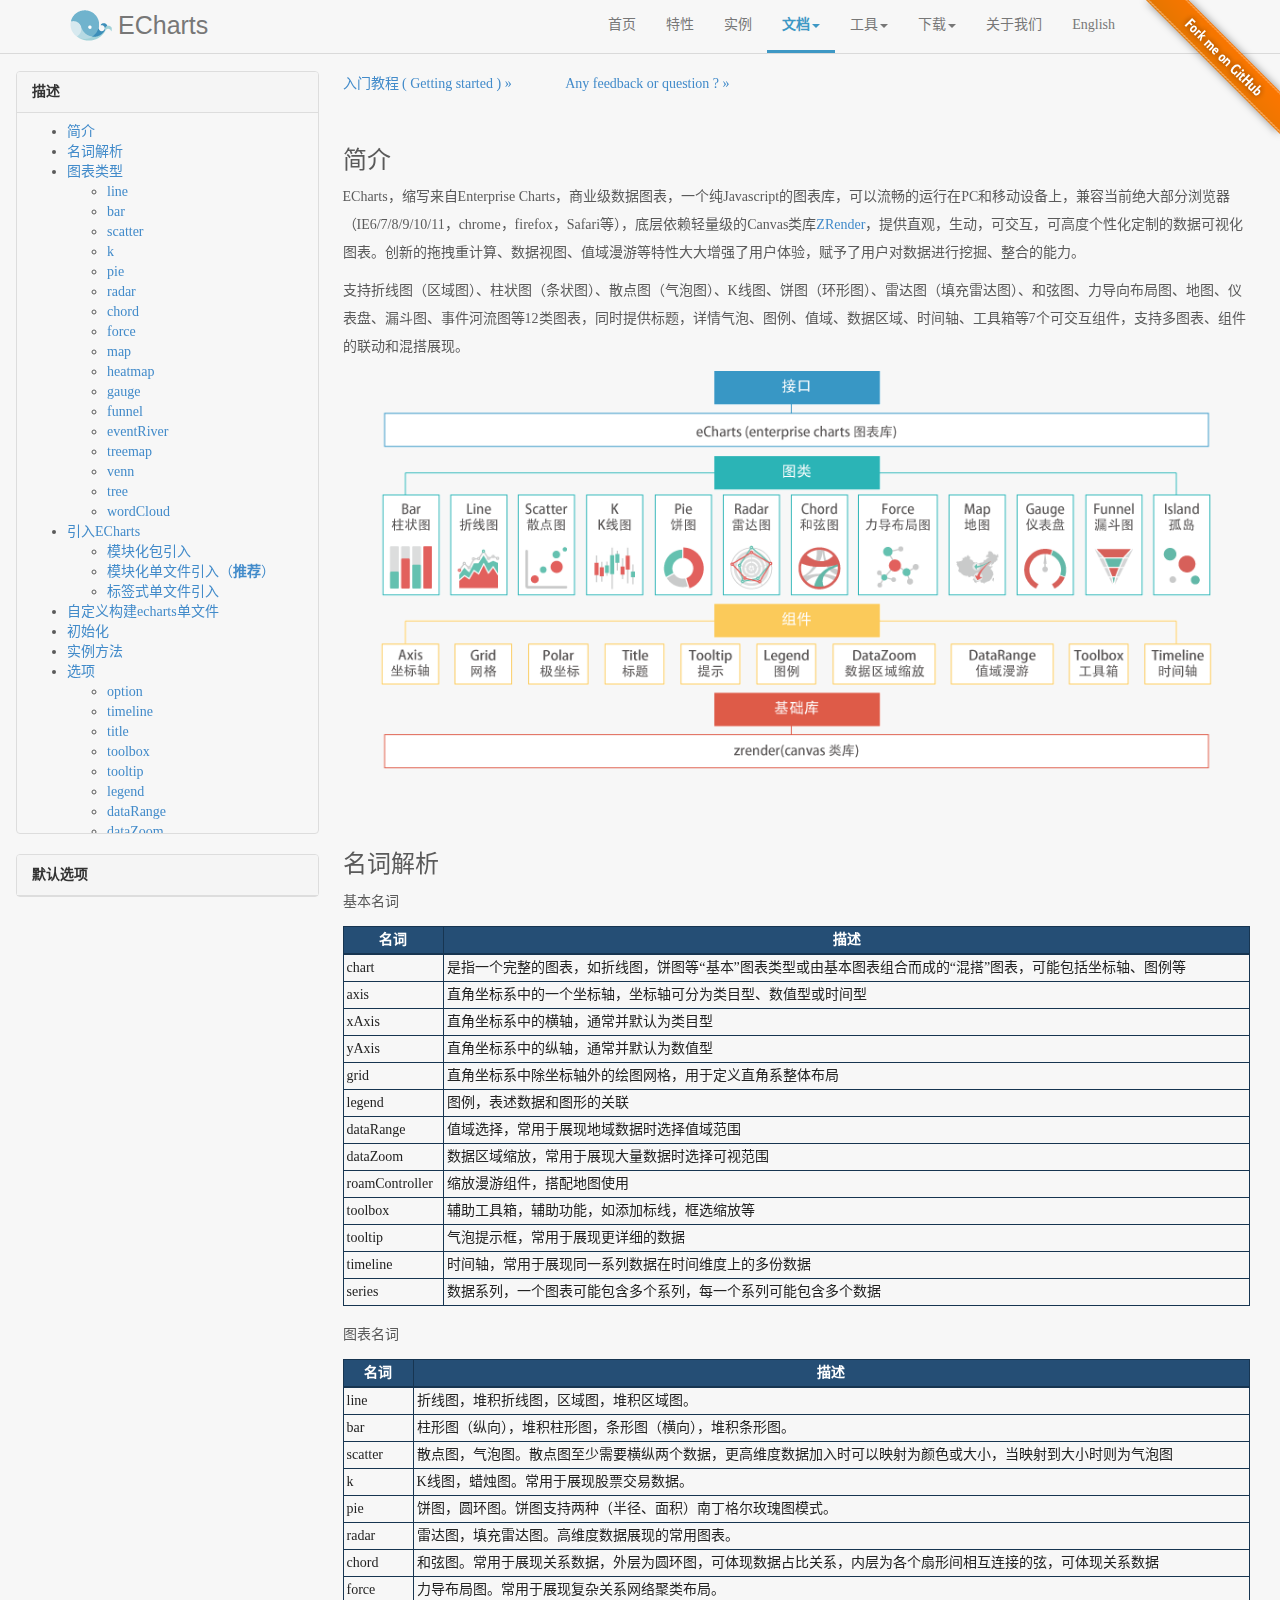
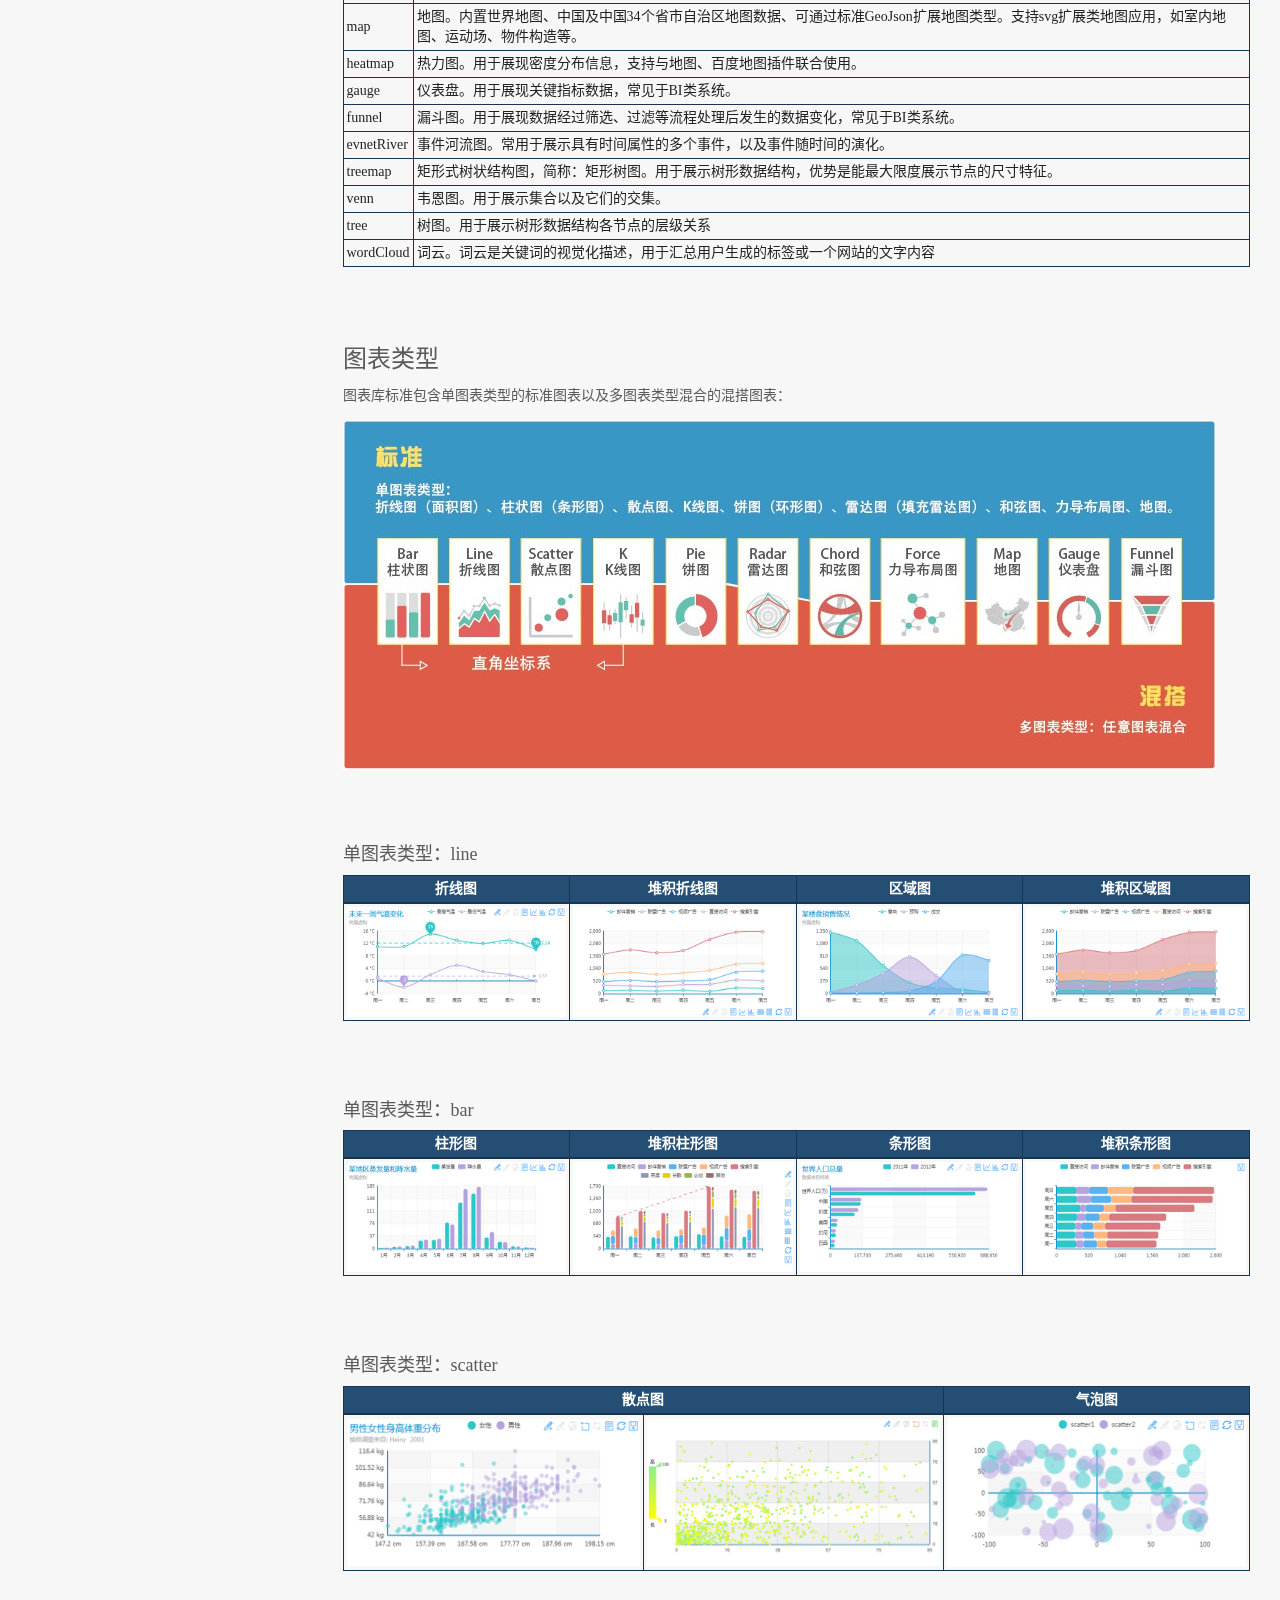
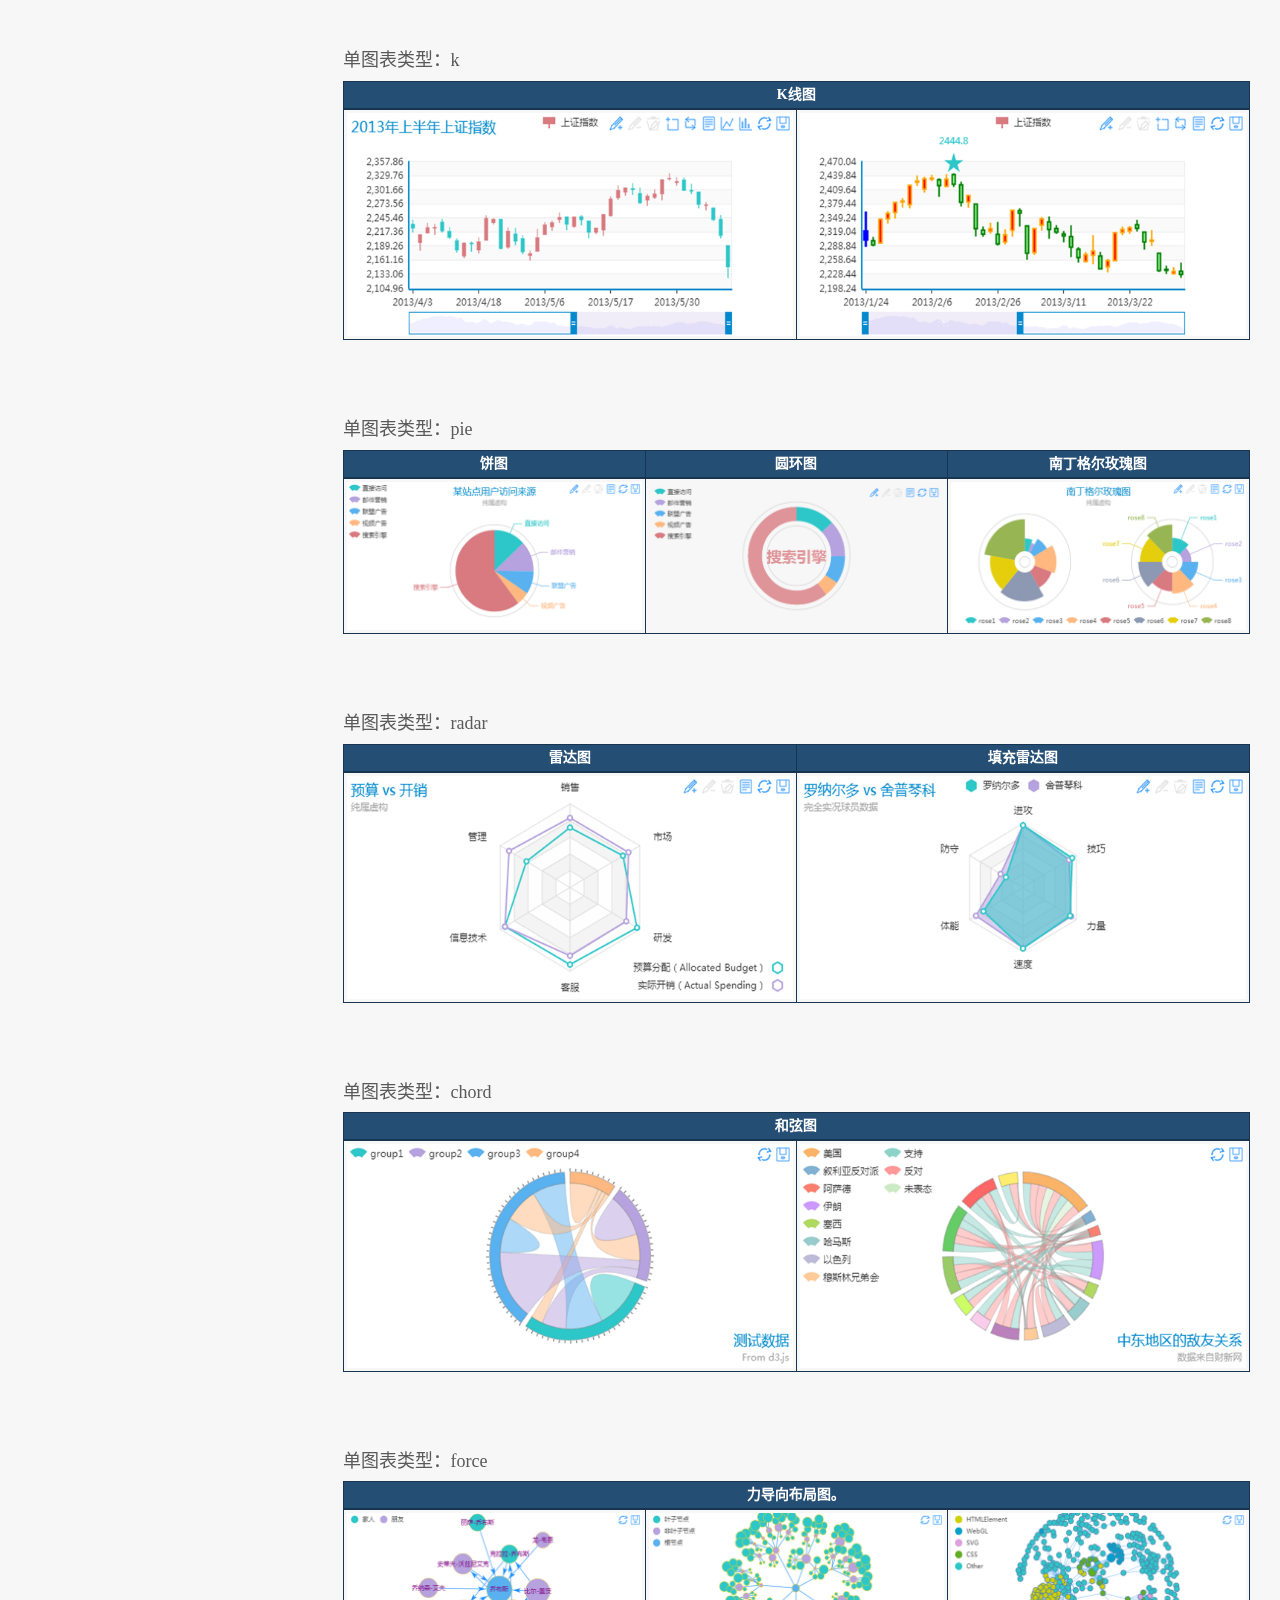
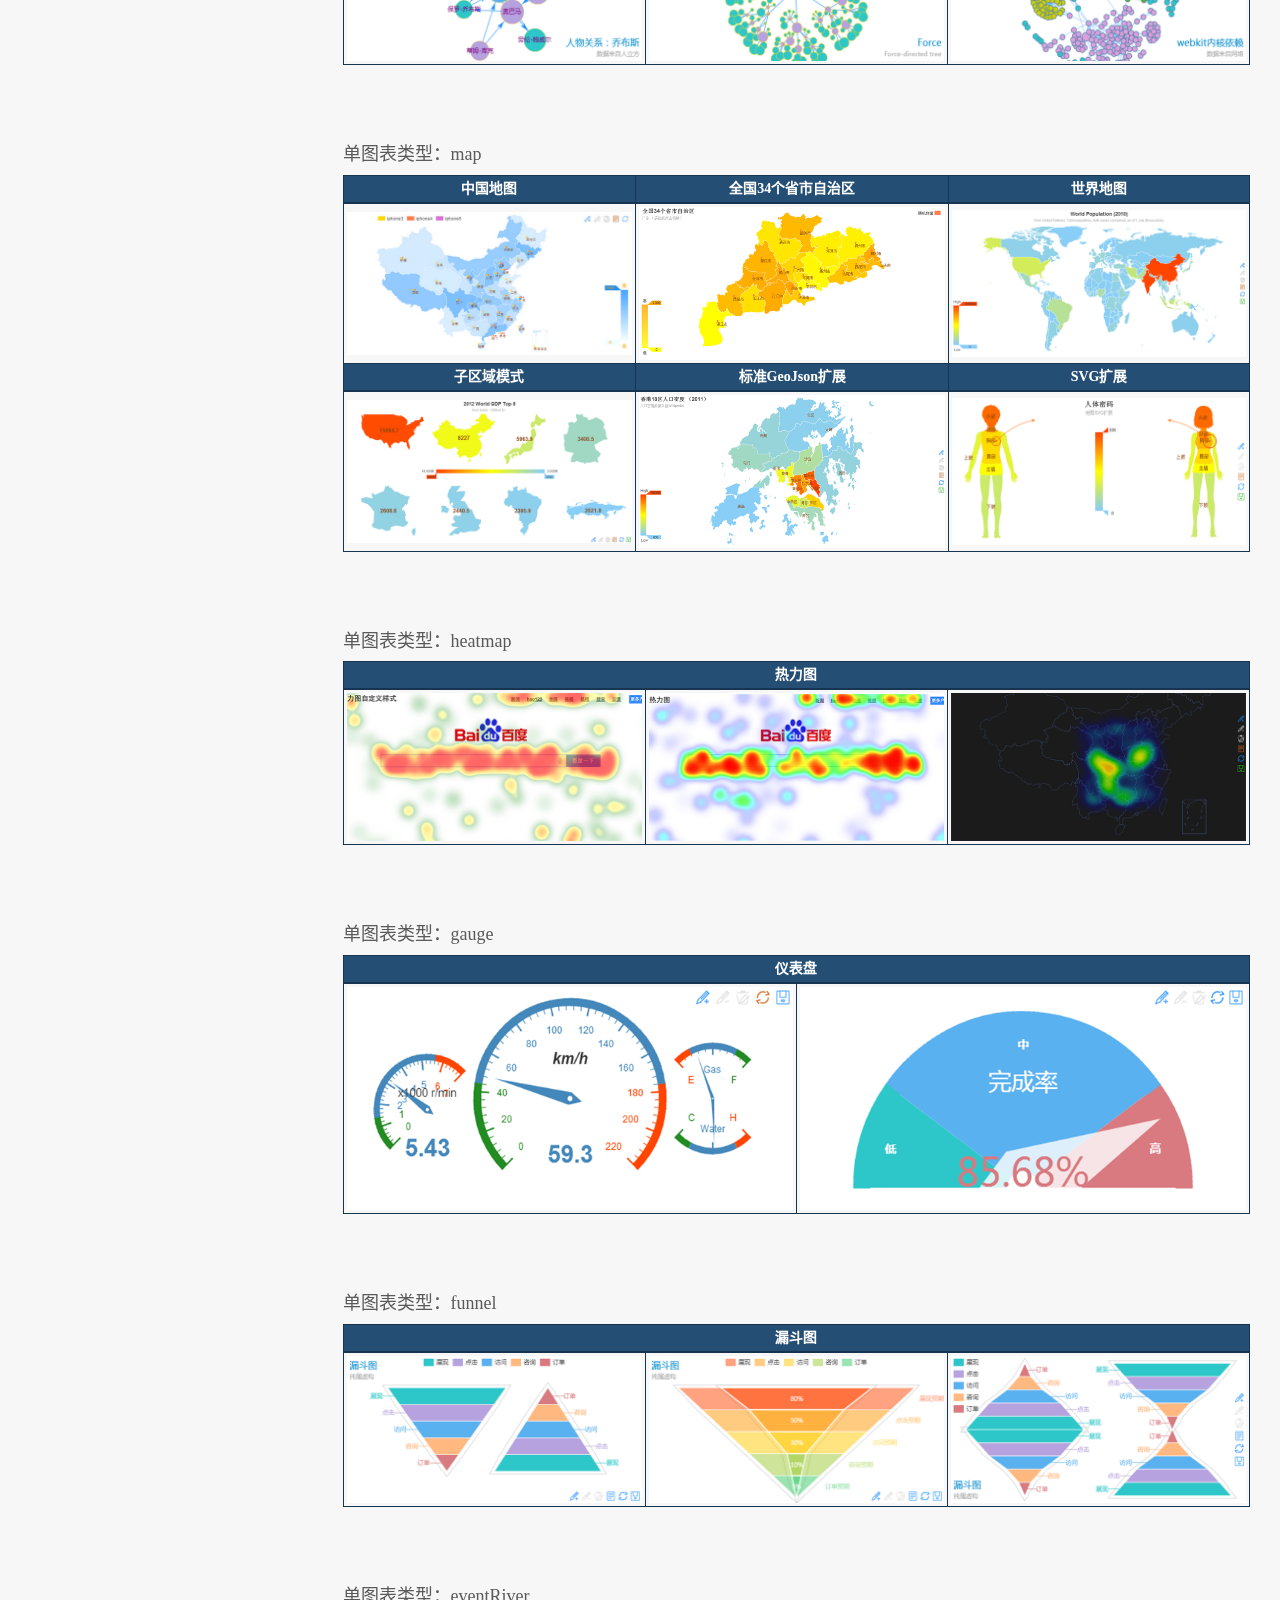
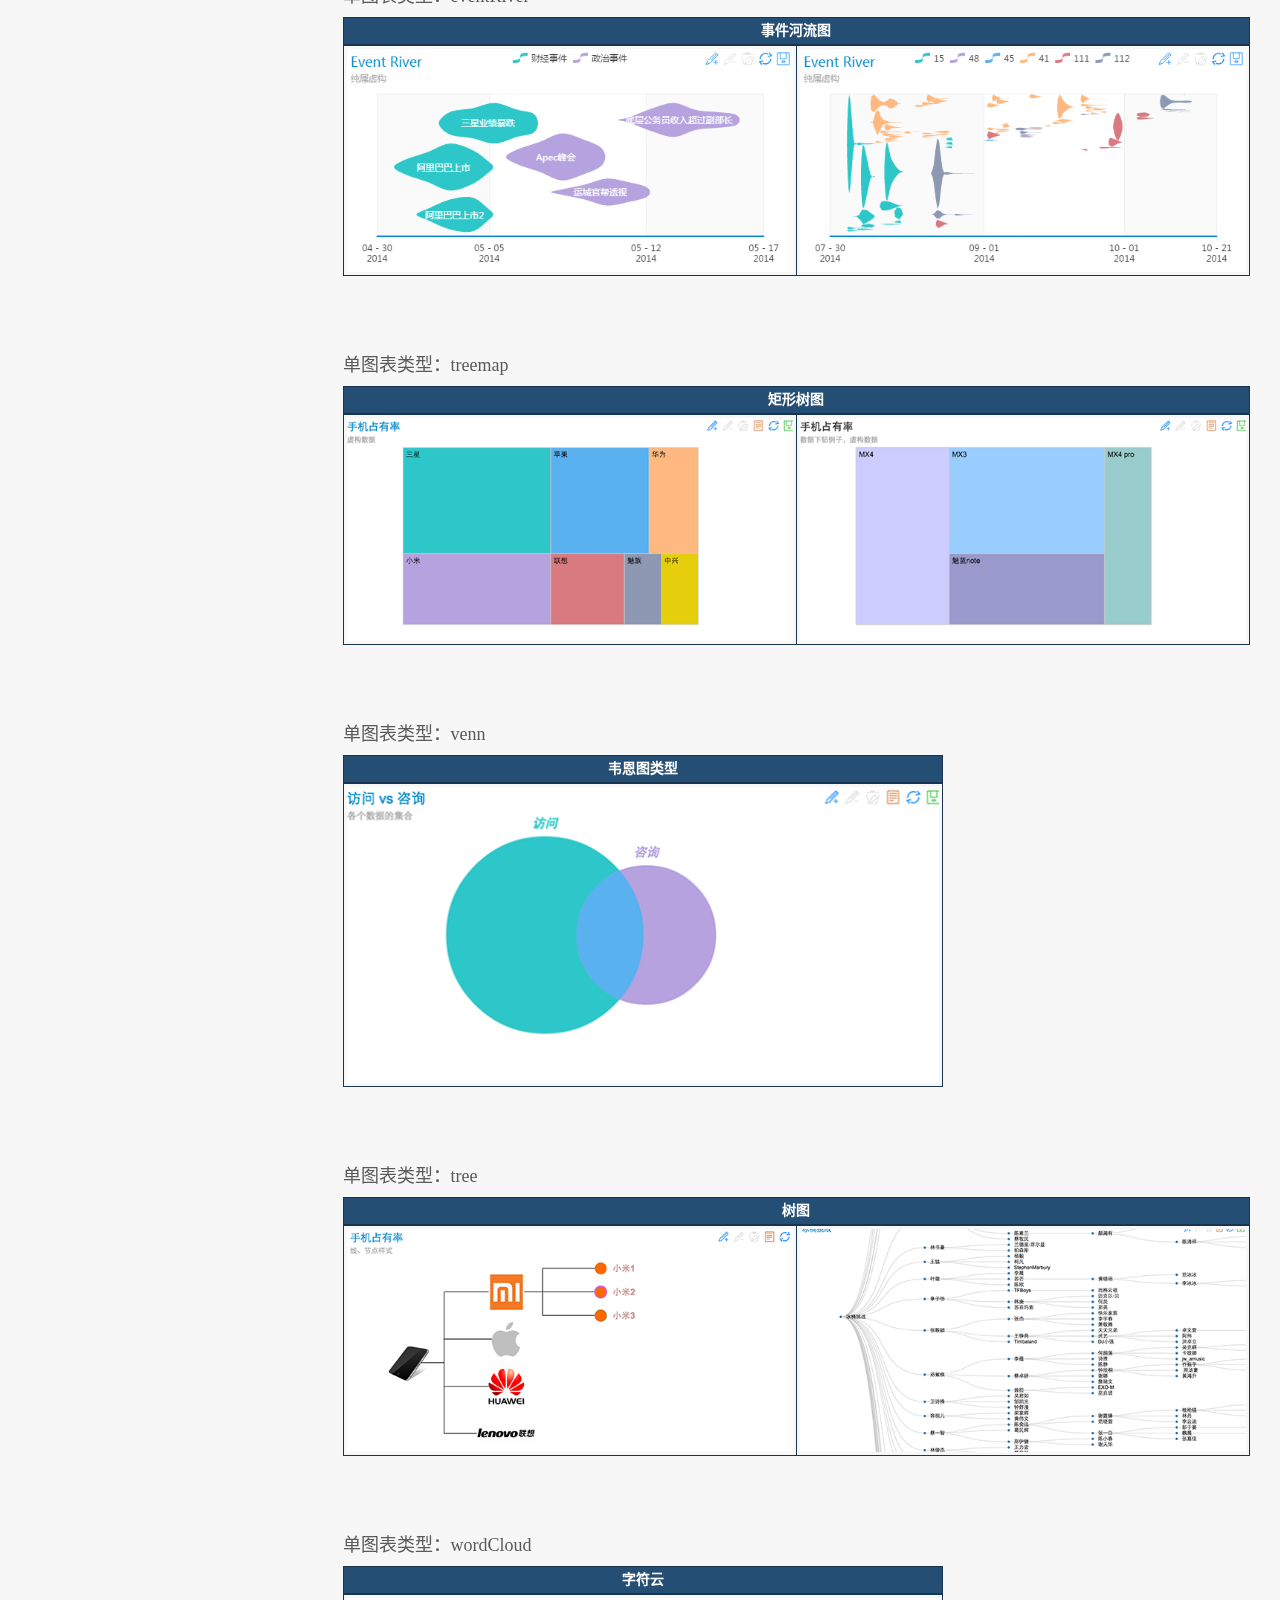
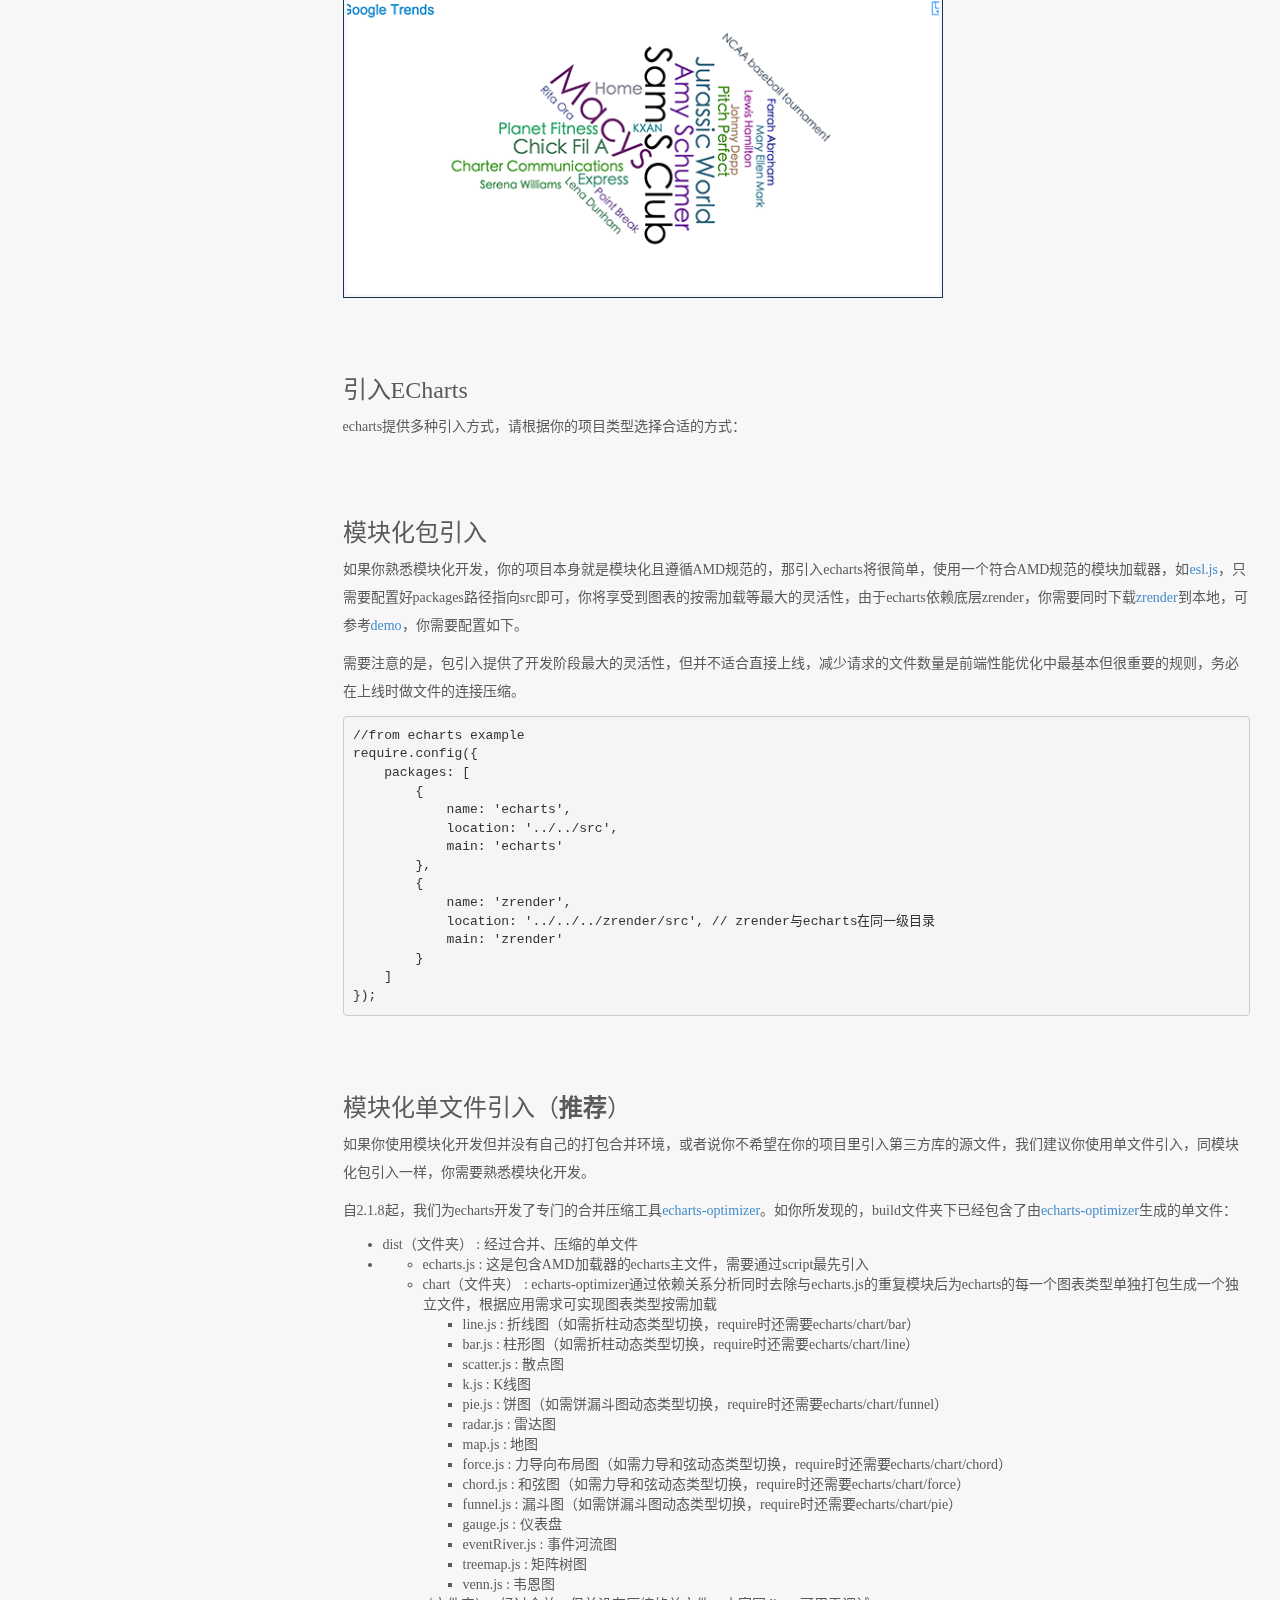
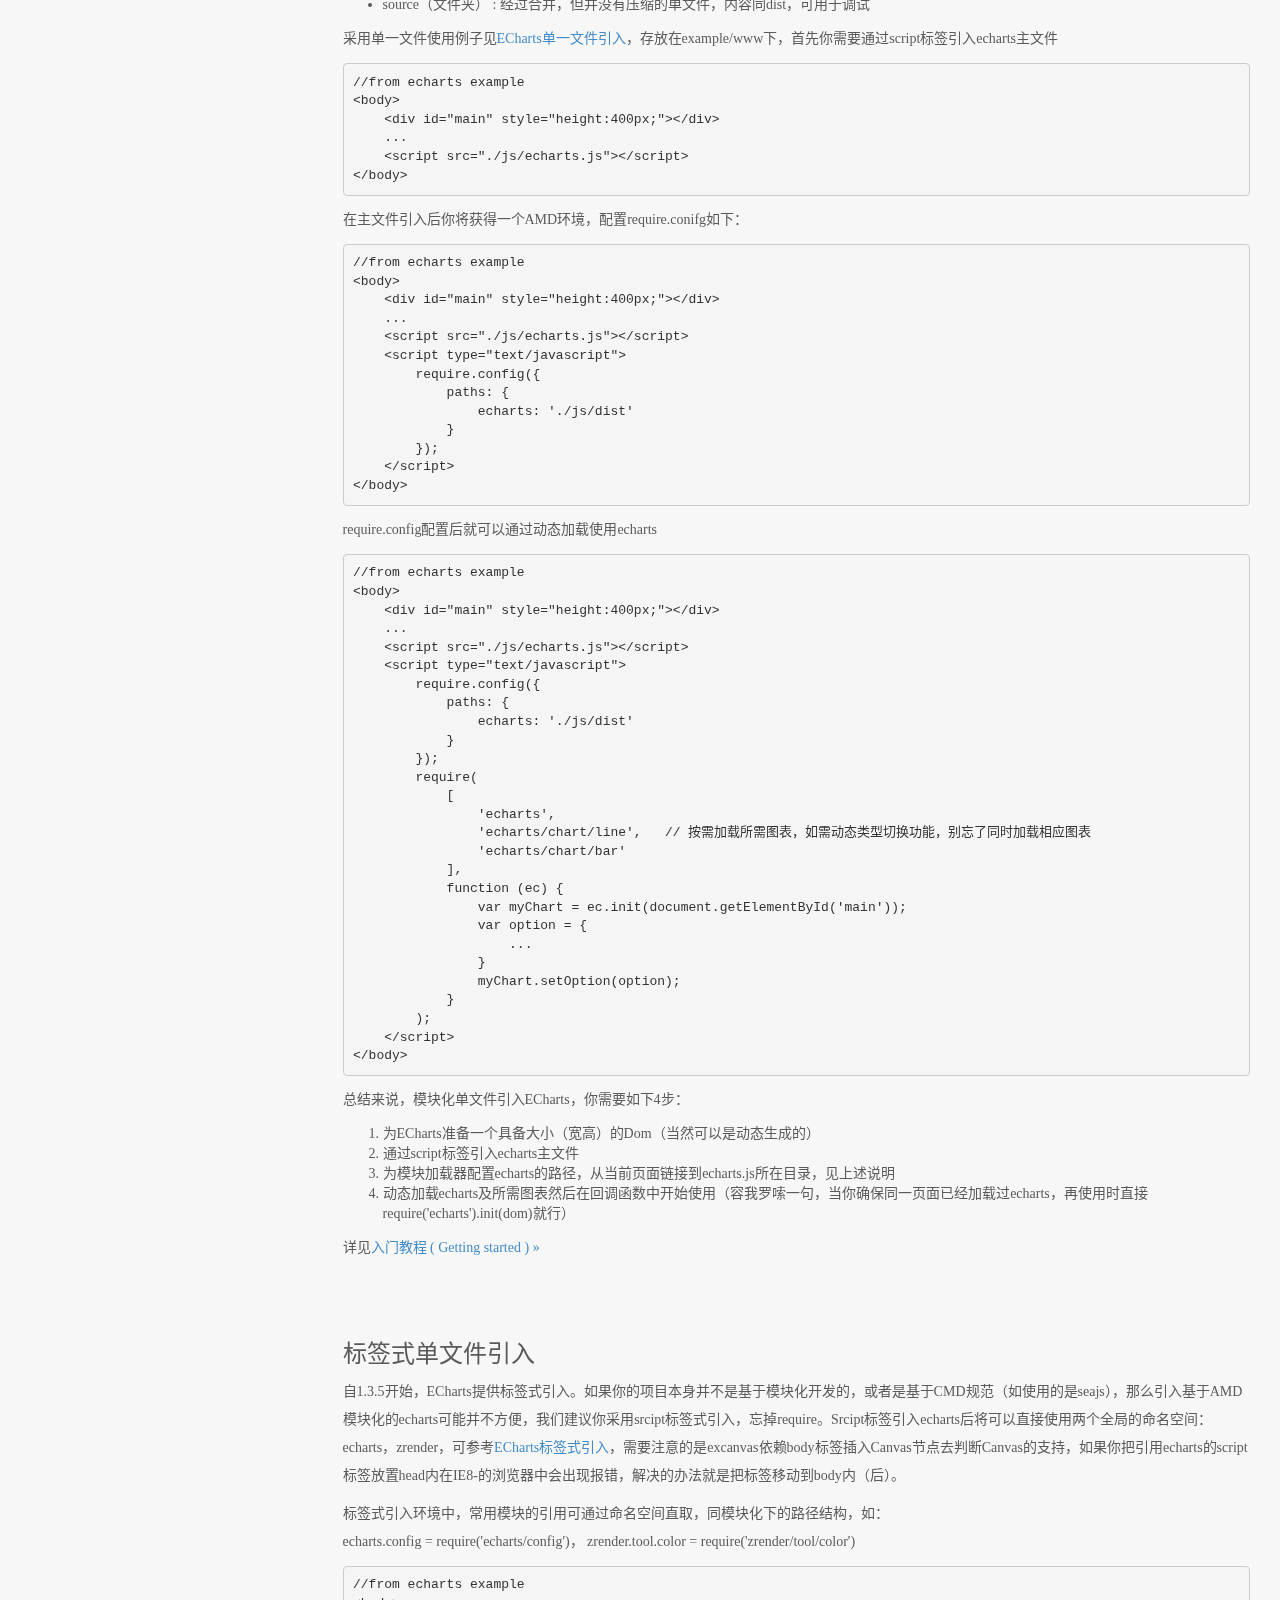
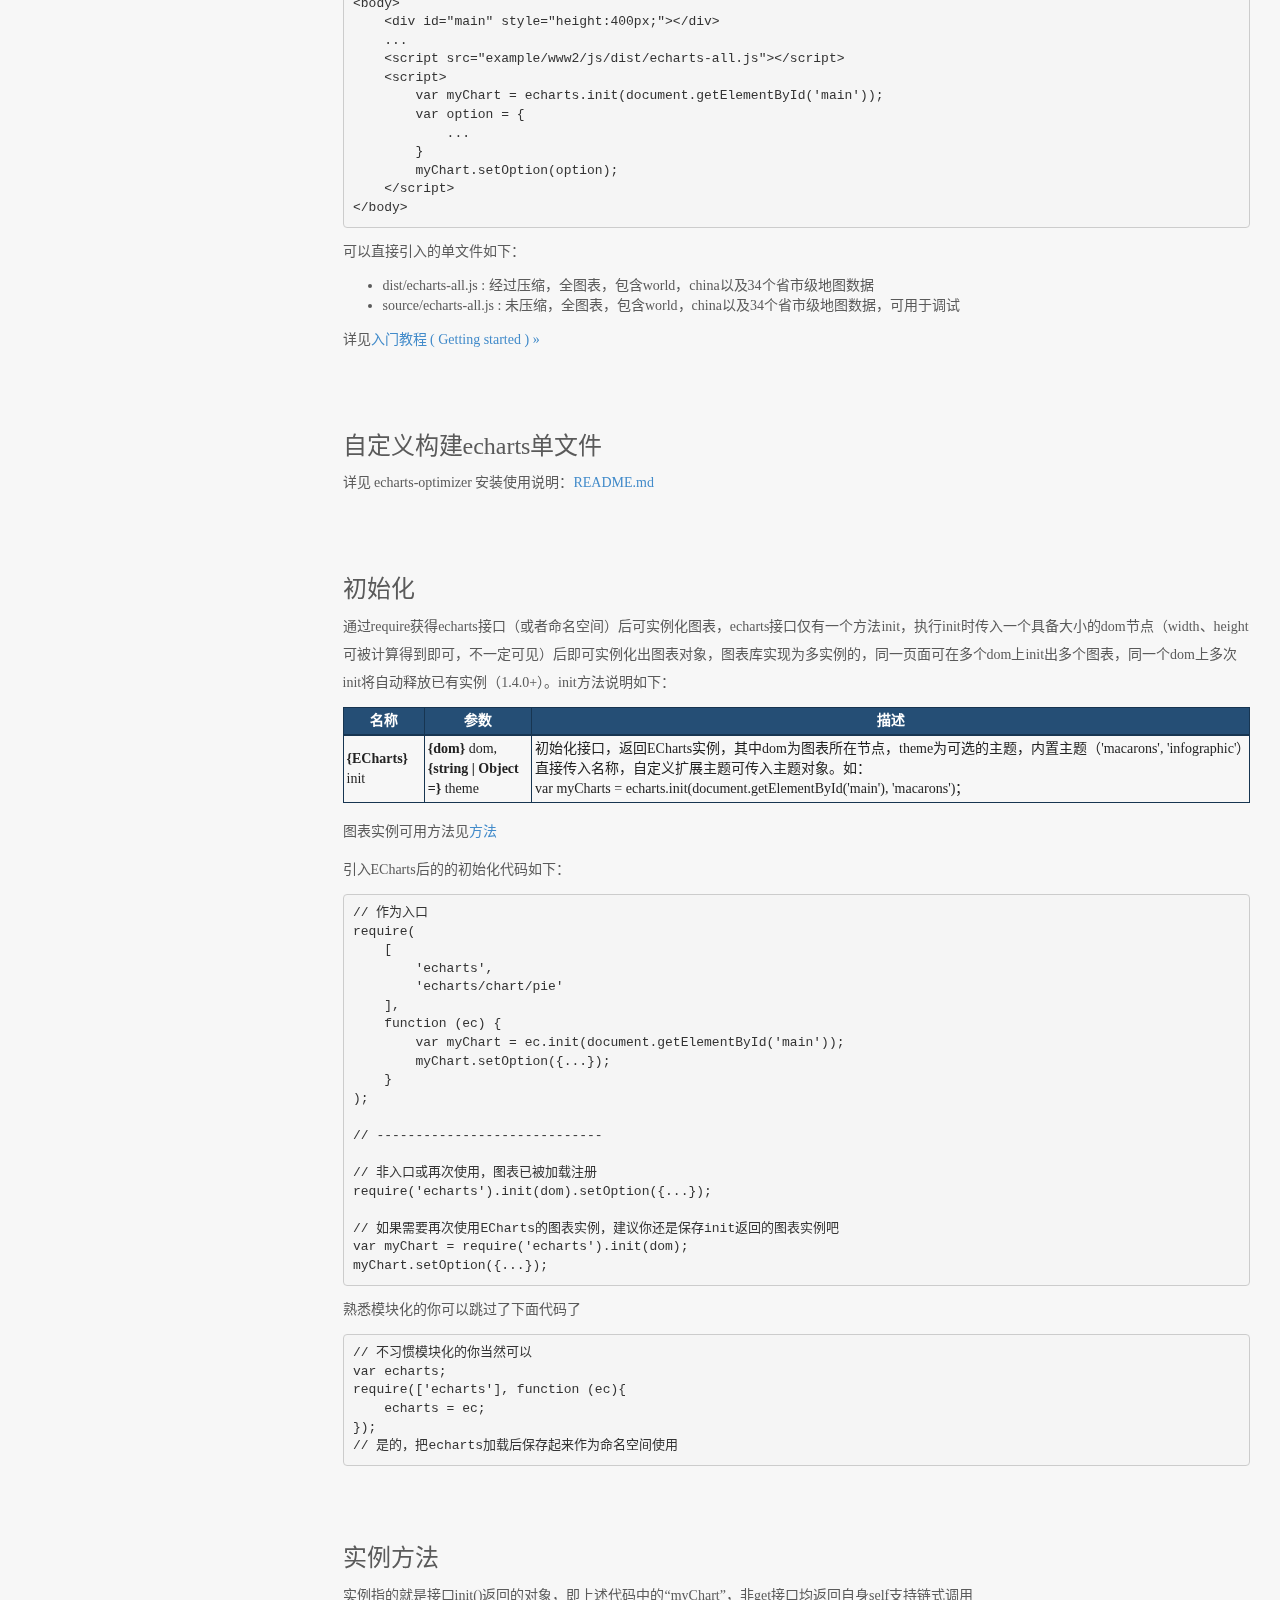
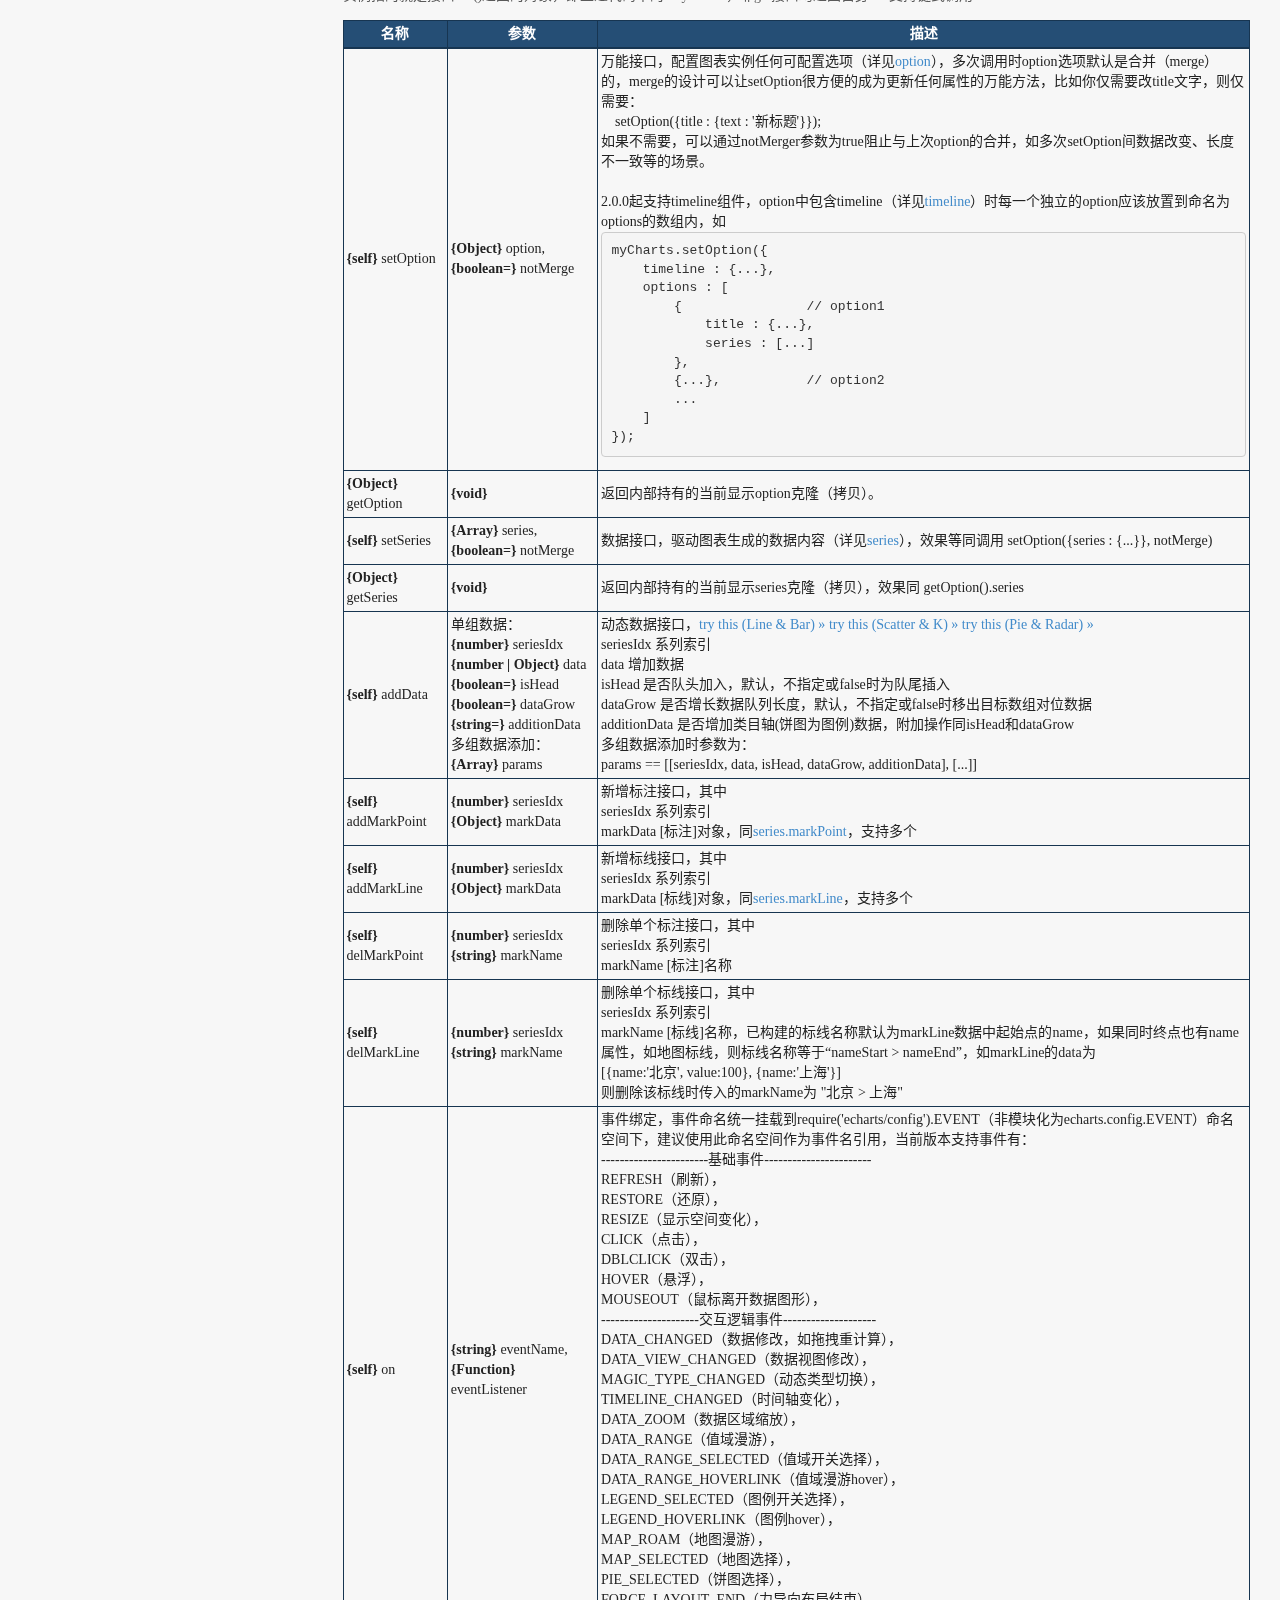
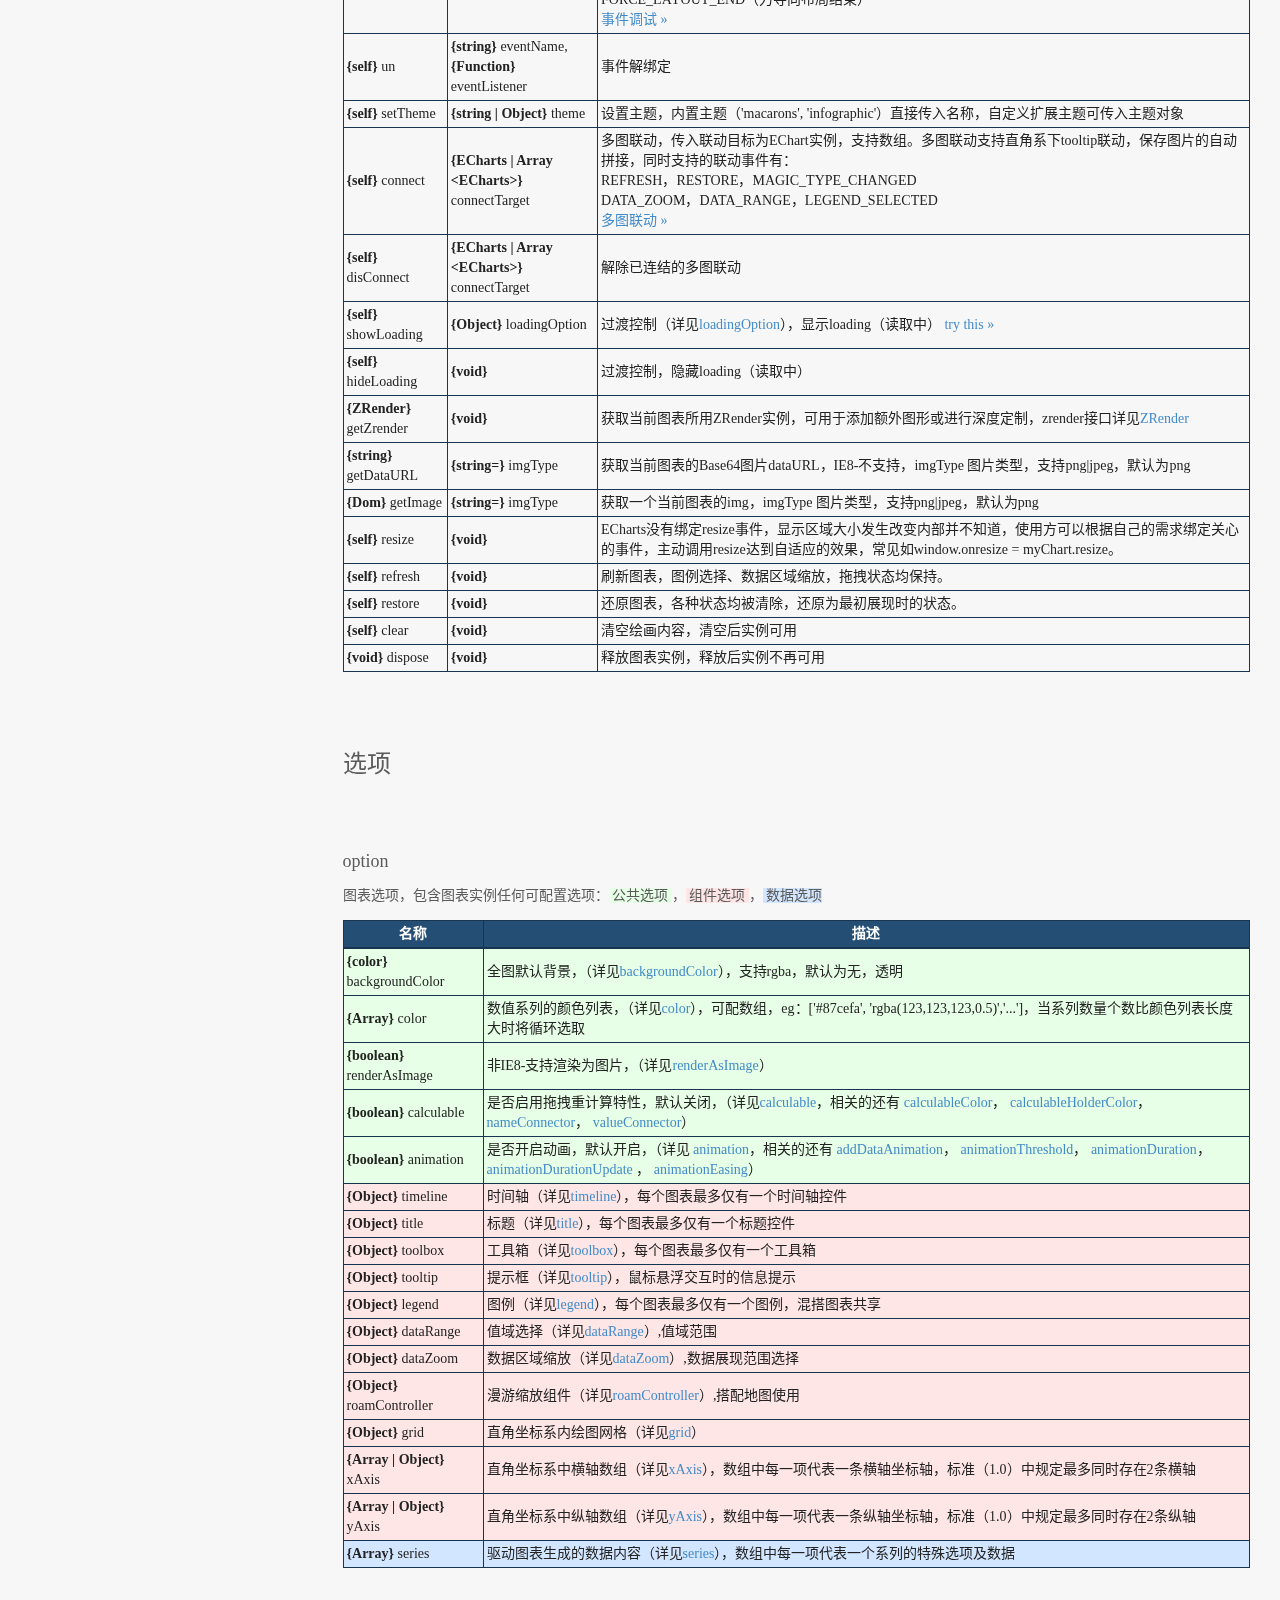
<file: WebContent/static/plugins/echarts/doc/doc.html>
<!DOCTYPE html>
<html lang="zh-cn">
  <head>
    <meta charset="utf-8">
    <meta http-equiv="X-UA-Compatible" content="IE=edge">
    <meta name="viewport" content="width=device-width, initial-scale=1.0">
    <meta name="description" content="ECharts">
    <meta name="author" content="kener.linfeng@gmail.com">
    <title>ECharts · Doc</title>

    <link rel="shortcut icon" href="./asset/ico/favicon.png">

    <link href="./asset/css/font-awesome.min.css" rel="stylesheet">
    <link href="./asset/css/bootstrap.css" rel="stylesheet">
    <link href="./asset/css/carousel.css" rel="stylesheet">
    <link href="./asset/css/echartsHome.css" rel="stylesheet">
    <!-- HTML5 shim and Respond.js IE8 support of HTML5 elements and media queries -->
    <!--[if lt IE 9]>
      <script src="https://oss.maxcdn.com/html5shiv/3.7.2/html5shiv.min.js"></script>
      <script src="https://oss.maxcdn.com/respond/1.4.2/respond.min.js"></script>
    <![endif]-->
</head>

<body>
    <!-- Fixed navbar -->
    <div class="navbar navbar-default navbar-fixed-top" role="navigation" id="head"></div>

    <div class="container-fluid">
        <div class="row-fluid">
            <div class="col-md-3">
                <div class="affix panel col-md-3" id="accordion">
                  <div class="panel panel-default">
                    <div class="panel-heading">
                      <div class="accordion-toggle" data-toggle="collapse" data-parent="#accordion" href="#collapse-description">
                        <strong>描述</strong>
                      </div>
                    </div>
                    <div id="collapse-description" class="panel-collapse collapse in">
                      <div class="panel-body">
                        <div id="toc">
                        <ul>
                            <li><a href="#简介">简介</a></li>
                            <li><a href="#名词解析">名词解析</a></li>
                            <li><a href="#图表类型">图表类型</a></li>
                            <ul>
                                <li><a href="#Line">line</a></li>
                                <li><a href="#Bar">bar</a></li>
                                <li><a href="#Scatter">scatter</a></li>
                                <li><a href="#K">k</a></li>
                                <li><a href="#Pie">pie</a></li>
                                <li><a href="#Radar">radar</a></li>
                                <li><a href="#Chord">chord</a></li>
                                <li><a href="#Force">force</a></li>
                                <li><a href="#Map">map</a></li>
                                <li><a href="#Heatmap">heatmap</a></li>
                                <li><a href="#Gauge">gauge</a></li>
                                <li><a href="#Funnel">funnel</a></li>
                                <li><a href="#eventRiver">eventRiver</a></li>
                                <li><a href="#treemap">treemap</a></li>
                                <li><a href="#venn">venn</a></li>
                                <li><a href="#treeChart">tree</a></li>
                                <li><a href="#wordCloud">wordCloud</a></li>
                            </ul>
                            <li><a href="#引入ECharts">引入ECharts</a></li>
                            <ul>
                                <li><a href="#引入ECharts1">模块化包引入</a></li>
                                <li><a href="#引入ECharts2">模块化单文件引入（<b>推荐</b>）</a></li>
                                <li><a href="#引入ECharts3">标签式单文件引入</a></li>
                            </ul>
                            <li><a href="#自定义构建echarts单文件">自定义构建echarts单文件</a></li>
                            <li><a href="#初始化">初始化</a></li>
                            <li><a href="#实例方法">实例方法</a></li>
                            <li><a href="#选项">选项</a></li>
                            <ul>
                                <li><a href="#Option">option</a></li>
                                <li><a href="#Timeline">timeline</a></li>
                                <li><a href="#Title">title</a></li>
                                <li><a href="#Toolbox">toolbox</a></li>
                                <li><a href="#Tooltip">tooltip</a></li>
                                <li><a href="#Legend">legend</a></li>
                                <li><a href="#DataRange">dataRange</a></li>
                                <li><a href="#DataZoom">dataZoom</a></li>
                                <li><a href="#RoamController">roamController</a></li>
                                <li><a href="#Grid">grid</a></li>
                                <li><a href="#Xaxis">xAxis</a></li>
                                <li><a href="#Yaxis">yAxis</a></li>
                                <li><a href="#Axis">axis</a></li>
                                <ul>
                                    <li><a href="#AxisAxisline">axisLine</a></li>
                                    <li><a href="#AxisAxistick">axisTick</a></li>
                                    <li><a href="#AxisAxislabel">axisLabel</a></li>
                                    <li><a href="#AxisSplitline">splitLine</a></li>
                                    <li><a href="#AxisSplitarea">splitArea</a></li>
                                    <li><a href="#AxisData">data</a></li>
                                </ul>
                                <li><a href="#Polar">polar</a></li>
                                <li><a href="#Series">series（通用）</a></li>
                                <ul>
                                    <li><a href="#SeriesCartesian">series（直角系）</a></li>
                                    <li><a href="#SeriesPie">series（饼图）</a></li>
                                    <li><a href="#SeriesRadar">series（雷达图）</a></li>
                                    <li><a href="#SeriesMap">series（地图）</a></li>
                                    <li><a href="#SeriesHeatmap">series（热力图）</a></li>
                                    <li><a href="#SeriesForce">series（力导向布局图）</a></li>
                                    <li><a href="#SeriesChord">series（和弦图）</a></li>
                                    <li><a href="#SeriesGauge">series（仪表盘）</a></li>
                                    <li><a href="#SeriesFunnel">series（漏斗图）</a></li>
                                    <li><a href="#SeriesEventRiver">series（事件河流图）</a></li>
                                    <li><a href="#SeriesTreemap">series（矩形树图）</a></li>
                                    <li><a href="#SeriesTree">series（树图）</a></li>
                                    <li><a href="#SeriesVenn">series（维恩图）</a></li>
                                    <li><a href="#SeriesWordCloud">series（字符云）</a></li>
                                    <li><a href="#SeriesData">data</a></li>
                                    <li><a href="#SeriesMarkPoint">markPoint</a></li>
                                    <ul>
                                        <li><a href="#SeriesMarkPointData">data</a></li>
                                    </ul>
                                    <li><a href="#SeriesMarkLine">markLine</a></li>
                                    <ul>
                                        <li><a href="#SeriesMarkLineData">data</a></li>
                                    </ul>
                                </ul>
                                <li><a href="#ItemStyle">itemStyle</a></li>
                                <li><a href="#LineStyle">lineStyle</a></li>
                                <li><a href="#AreaStyle">areaStyle</a></li>
                                <li><a href="#TextStyle">textStyle</a></li>
                                <li><a href="#Loadingoption">loadingOption</a></li>
                                <li><a href="#NoDataLoadingOption">noDataLoadingOption</a></li>
                                <li><a href="#BackgroundColor">backgroundColor</a></li>
                                <li><a href="#Color">color</a></li>
                                <li><a href="#SymbolList">symbolList</a></li>
                                <li><a href="#RenderAsImage">renderAsImage</a></li>
                                <li><a href="#Calculable">calculable</a></li>
                                <li><a href="#CalculableColor">calculableColor</a></li>
                                <li><a href="#CalculableHolderColor">calculableHolderColor</a></li>
                                <li><a href="#NameConnector">nameConnector</a></li>
                                <li><a href="#ValueConnector">valueConnector</a></li>
                                <li><a href="#Animation">animation</a></li>
                                <li><a href="#AddDataAnimation">addDataAnimation</a></li>
                                <li><a href="#AnimationThreshold">animationThreshold</a></li>
                                <li><a href="#AnimationDuration">animationDuration</a></li>
                                <li>
                                    <a href="#animationDurationUpdate">animationDurationUpdate</a>
                                </li>
                                <li><a href="#AnimationEasing">animationEasing</a></li>
                            </ul>
                            <li><a href="#图数据表示">图数据表示</a></li>
                            <ul>
                                <li><a href="#categories">categories</a></li>
                                <li><a href="#nodes(data)">nodes(data)</a></li>
                                <li><a href="#GraphLinks">links</a></li>
                                <li><a href="#GraphMatrix">matrix</a></li>
                            </ul>
                            <li><a href="#多级控制设计">多级控制设计</a></li>
                            <li><a href="#附录地图扩展">附录：地图扩展</a></li>
                            <li><a href="#附录组件图表实例接口">附录：组件和图表的实例接口</a></li>
                            <ul>
                                <li><a href="#附录组件实例接口">组件实例接口</a></li>
                                <ul>
                                    <li><a href="#TimelineInterface">timeline</a></li>
                                    <li><a href="#TooltipInterface">tooltip</a></li>
                                    <li><a href="#LegendInterface">legend</a></li>
                                    <li><a href="#DataRangeInterface">dataRange</a></li>
                                    <li><a href="#DataZoomInterface">dataZoom</a></li>
                                    <li><a href="#GridInterface">grid</a></li>
                                    <li><a href="#AxisInterface">xAxis/yAxis</a></li>
                                    <li><a href="#CategoryAxisInterface">categoryAxis</a></li>
                                    <li><a href="#ValueAxisInterface">valueAxis</a></li>
                                    <li><a href="#PolarInterface">polar</a></li>
                                </ul>
                                <li><a href="#附录图表实例接口">图表实例接口</a></li>
                                <ul>
                                    <li><a href="#MapInterface">map</a></li>
                                </ul>
                            </ul>
                            <li><a href="#附录一个直观的事例">附录：一个直观的事例</a></li>
                        </ul>
                        </div>
                      </div>
                    </div>
                  </div>
                  <div class="panel panel-default">
                    <div class="panel-heading">
                      <div class="accordion-toggle" data-toggle="collapse" data-parent="#accordion" href="#collapse-config">
                        <strong>默认选项</strong>
                      </div>
                    </div>
                    <div id="collapse-config" class="panel-collapse collapse">
                      <div class="panel-body">
                        <div id="config"></div>
                      </div>
                    </div>
                  </div>
              </div><!--/.well -->
            </div>
            <div class="col-md-9">
                <p style="margin:20px 0 -30px 0">
                    <a href="./start.html" target="_blank" style="margin-right: 50px;">入门教程 ( Getting started ) »</a>
                    <a href="https://github.com/ecomfe/echarts/issues?page=1&state=open" target="_blank">Any feedback or question ? »</a>
                </p>
                <div id="doc">
                    <h3>简介<a name="简介"> </a></h3>
                    <p>ECharts，缩写来自Enterprise Charts，商业级数据图表，一个纯Javascript的图表库，可以流畅的运行在PC和移动设备上，兼容当前绝大部分浏览器（IE6/7/8/9/10/11，chrome，firefox，Safari等），底层依赖轻量级的Canvas类库<a href="http://ecomfe.github.io/zrender/" target="_blank">ZRender</a>，提供直观，生动，可交互，可高度个性化定制的数据可视化图表。创新的拖拽重计算、数据视图、值域漫游等特性大大增强了用户体验，赋予了用户对数据进行挖掘、整合的能力。</P>
                    <p>支持折线图（区域图）、柱状图（条状图）、散点图（气泡图）、K线图、饼图（环形图）、雷达图（填充雷达图）、和弦图、力导向布局图、地图、仪表盘、漏斗图、事件河流图等12类图表，同时提供标题，详情气泡、图例、值域、数据区域、时间轴、工具箱等7个可交互组件，支持多图表、组件的联动和混搭展现。</P>
                    <img src="asset/img/architecture.png"  alt="Echarts Architecture"/>
                    <h3>名词解析<a name="名词解析"> </a></h3>
                    <p>基本名词</p>
                    <table cellspacing="0" class="ADoc_table full">
                        <tr>
                            <th> 名词 </th>
                            <th> 描述 </th>
                        </tr>
                        <tr>
                            <td> chart </td>
                            <td> 是指一个完整的图表，如折线图，饼图等“基本”图表类型或由基本图表组合而成的“混搭”图表，可能包括坐标轴、图例等 </td>
                        </tr>
                        <tr>
                            <td> axis </td>
                            <td> 直角坐标系中的一个坐标轴，坐标轴可分为类目型、数值型或时间型 </td>
                        </tr>
                        <tr>
                            <td> xAxis </td>
                            <td> 直角坐标系中的横轴，通常并默认为类目型 </td>
                        </tr>
                        <tr>
                            <td> yAxis </td>
                            <td> 直角坐标系中的纵轴，通常并默认为数值型 </td>
                        </tr>
                        <tr>
                            <td> grid </td>
                            <td> 直角坐标系中除坐标轴外的绘图网格，用于定义直角系整体布局 </td>
                        </tr>
                        <tr>
                            <td> legend </td>
                            <td> 图例，表述数据和图形的关联 </td>
                        </tr>
                        <tr>
                            <td> dataRange </td>
                            <td> 值域选择，常用于展现地域数据时选择值域范围 </td>
                        </tr>
                        <tr>
                            <td> dataZoom </td>
                            <td> 数据区域缩放，常用于展现大量数据时选择可视范围 </td>
                        </tr>
                        <tr>
                            <td> roamController </td>
                            <td> 缩放漫游组件，搭配地图使用 </td>
                        </tr>
                        <tr>
                            <td> toolbox </td>
                            <td> 辅助工具箱，辅助功能，如添加标线，框选缩放等</td>
                        </tr>
                        <tr>
                            <td> tooltip </td>
                            <td> 气泡提示框，常用于展现更详细的数据 </td>
                        </tr>
                        <tr>
                            <td> timeline </td>
                            <td> 时间轴，常用于展现同一系列数据在时间维度上的多份数据 </td>
                        </tr>
                        <tr>
                            <td> series </td>
                            <td> 数据系列，一个图表可能包含多个系列，每一个系列可能包含多个数据 </td>
                        </tr>
                    </table>
                    <P> 图表名词</P>
                    <table cellspacing="0" class="ADoc_table full">
                        <tr>
                            <th> 名词 </th>
                            <th> 描述 </th>
                        </tr>
                        <tr>
                            <td> line </td>
                            <td> 折线图，堆积折线图，区域图，堆积区域图。 </td>
                        </tr>
                        <tr>
                            <td> bar </td>
                            <td> 柱形图（纵向），堆积柱形图，条形图（横向），堆积条形图。 </td>
                        </tr>
                        <tr>
                            <td> scatter </td>
                            <td> 散点图，气泡图。散点图至少需要横纵两个数据，更高维度数据加入时可以映射为颜色或大小，当映射到大小时则为气泡图 </td>
                        </tr>
                        <tr>
                            <td> k </td>
                            <td> K线图，蜡烛图。常用于展现股票交易数据。 </td>
                        </tr>
                        <tr>
                            <td> pie </td>
                            <td> 饼图，圆环图。饼图支持两种（半径、面积）南丁格尔玫瑰图模式。 </td>
                        </tr>
                        <tr>
                            <td> radar </td>
                            <td> 雷达图，填充雷达图。高维度数据展现的常用图表。</td>
                        </tr>
                        <tr>
                            <td> chord </td>
                            <td> 和弦图。常用于展现关系数据，外层为圆环图，可体现数据占比关系，内层为各个扇形间相互连接的弦，可体现关系数据 </td>
                        </tr>
                        <tr>
                            <td> force </td>
                            <td> 力导布局图。常用于展现复杂关系网络聚类布局。 </td>
                        </tr>
                        <tr>
                            <td> map </td>
                            <td> 地图。内置世界地图、中国及中国34个省市自治区地图数据、可通过标准GeoJson扩展地图类型。支持svg扩展类地图应用，如室内地图、运动场、物件构造等。 </td>
                        </tr>
                        <tr>
                            <td> heatmap </td>
                            <td> 热力图。用于展现密度分布信息，支持与地图、百度地图插件联合使用。 </td>
                        </tr>
                        <tr>
                            <td> gauge </td>
                            <td> 仪表盘。用于展现关键指标数据，常见于BI类系统。 </td>
                        </tr>
                        <tr>
                            <td> funnel </td>
                            <td> 漏斗图。用于展现数据经过筛选、过滤等流程处理后发生的数据变化，常见于BI类系统。</td>
                        </tr>
                        <tr>
                            <td> evnetRiver </td>
                            <td> 事件河流图。常用于展示具有时间属性的多个事件，以及事件随时间的演化。</td>
                        </tr>

                        <tr>
                            <td> treemap </td>
                            <td>
                            矩形式树状结构图，简称：矩形树图。用于展示树形数据结构，优势是能最大限度展示节点的尺寸特征。</td>
                        </tr>
                        <tr>
                            <td> venn </td>
                            <td>
                            韦恩图。用于展示集合以及它们的交集。</td>
                        </tr>
                        <tr>
                            <td> tree </td>
                            <td> 树图。用于展示树形数据结构各节点的层级关系</td>
                        </tr>
                        <tr>
                            <td> wordCloud </td>
                            <td> 词云。词云是关键词的视觉化描述，用于汇总用户生成的标签或一个网站的文字内容</td>
                        </tr>
                    </table>
                    <h3>图表类型<a name="图表类型"> </a></h3>
                    <P> 图表库标准包含单图表类型的标准图表以及多图表类型混合的混搭图表：</P>
                    <p><img src="./asset/img/doc/charts.jpg" title="标准图表类型" alt="标准图表类型"/></P>

                    <h4>单图表类型：line<a name="Line"> </a></h4>
                    <table cellspacing="0" class="ADoc_table full">
                        <tr>
                            <th> 折线图 </th>
                            <th> 堆积折线图 </th>
                            <th> 区域图 </th>
                            <th> 堆积区域图 </th>
                        </tr>
                        <tr>
                            <td><img src="./asset/img/example/line1.png" title="" alt="折线图"/></td>
                            <td><img src="./asset/img/example/line2.png" title="" alt="堆积折线图"/></td>
                            <td><img src="./asset/img/example/line3.png" title="" alt="区域图"/></td>
                            <td><img src="./asset/img/example/line4.png" title="" alt="堆积区域图"/></td>
                        </tr>
                    </table>

                    <h4>单图表类型：bar<a name="Bar"> </a></h4>
                    <table cellspacing="0" class="ADoc_table full">
                        <tr>
                            <th> 柱形图 </th>
                            <th> 堆积柱形图 </th>
                            <th> 条形图 </th>
                            <th> 堆积条形图 </th>
                        </tr>
                        <tr>
                            <td><img src="./asset/img/example/bar1.png" title="" alt="柱形图"/></td>
                            <td><img src="./asset/img/example/bar2.png" title="" alt="堆积柱形图"/></td>
                            <td><img src="./asset/img/example/bar3.png" title="" alt="条形图"/></td>
                            <td><img src="./asset/img/example/bar4.png" title="" alt="堆积条形图"/></td>
                        </tr>
                    </table>

                    <h4>单图表类型：scatter<a name="Scatter"> </a></h4>
                    <table cellspacing="0" class="ADoc_table full">
                        <tr>
                            <th colspan=2> 散点图 </th>
                            <th> 气泡图 </th>
                        </tr>
                        <tr>
                            <td><img src="./asset/img/example/scatter1.png" title="" alt="散点图"/></td>
                            <td><img src="./asset/img/example/dataRange1.png" title="" alt="散点图"/></td>
                            <td><img src="./asset/img/example/scatter2.png" title="" alt="气泡图"/></td>
                        </tr>
                    </table>

                    <h4>单图表类型：k<a name="K"> </a></h4>
                    <table cellspacing="0" class="ADoc_table full">
                        <tr>
                            <th colspan="2"> K线图 </th>
                        </tr>
                        <tr>
                            <td style="text-align:center"><img src="./asset/img/example/k1.png" title="" alt="K线图" /></td>
                            <td style="text-align:center"><img src="./asset/img/example/k.png" title="" alt="K线图" /></td>
                        </tr>
                    </table>

                    <h4>单图表类型：pie<a name="Pie"> </a></h4>
                    <table cellspacing="0" class="ADoc_table full">
                        <tr>
                            <th> 饼图 </th>
                            <th> 圆环图 </th>
                            <th> 南丁格尔玫瑰图</th>
                        </tr>
                        <tr>
                            <td><img src="./asset/img/example/pie1.png" title="" alt="饼图"/></td>
                            <td><img src="./asset/img/example/pie2.png" title="" alt="圆环图"/></td>
                            <td><img src="./asset/img/example/pie4.png" title="" alt="南丁格尔玫瑰图"/></td>
                        </tr>
                    </table>

                    <h4>单图表类型：radar<a name="Radar"> </a></h4>
                    <table cellspacing="0" class="ADoc_table full">
                        <tr>
                            <th> 雷达图 </th>
                            <th> 填充雷达图 </th>
                        </tr>
                        <tr>
                            <td><img src="./asset/img/example/radar1.png" title="" alt="雷达图"/></td>
                            <td><img src="./asset/img/example/radar2.png" title="" alt="填充雷达图"/></td>
                        </tr>
                    </table>

                    <h4>单图表类型：chord<a name="Chord"> </a></h4>
                    <table cellspacing="0" class="ADoc_table full">
                        <tr>
                            <th colspan="2"> 和弦图 </th>
                        </tr>
                        <tr>
                            <td><img src="./asset/img/example/chord1.png" title="" alt="和弦图"/></td>
                            <td><img src="./asset/img/example/chord2.png" title="" alt="和弦图"/></td>
                        </tr>
                    </table>

                    <h4>单图表类型：force<a name="Force"> </a></h4>
                    <table cellspacing="0" class="ADoc_table full">
                        <tr>
                            <th colspan="3"> 力导向布局图。 </th>
                        </tr>
                        <tr>
                            <td><img src="./asset/img/example/force1.png" title="" alt="力导向布局图"/></td>
                            <td><img src="./asset/img/example/force2.png" title="" alt="力导向布局图"/></td>
                            <td><img src="./asset/img/example/webkit-dep.png" title="" alt="力导向布局图"/></td>
                        </tr>
                    </table>

                    <h4>单图表类型：map<a name="Map"> </a></h4>
                    <table cellspacing="0" class="ADoc_table full">
                        <tr>
                            <th> 中国地图 </th>
                            <th> 全国34个省市自治区 </th>
                            <th> 世界地图</th>
                        </tr>
                        <tr>
                            <td><img src="./asset/img/example/map1.png" title="" alt="中国地图"/></td>
                            <td><img src="./asset/img/example/map3.png" title="" alt="全国34个省市自治区"/></td>
                            <td><img src="./asset/img/example/map4.png" title="" alt="世界地图"/></td>
                        </tr>
                        <tr>
                            <th> 子区域模式 </th>
                            <th> 标准GeoJson扩展 </th>
                            <th> SVG扩展</th>
                        </tr>
                        <tr>
                            <td><img src="./asset/img/example/map8.png" title="" alt="子区域模式"/></td>
                            <td><img src="./asset/img/example/map6.png" title="" alt="标准GeoJson扩展"/></td>
                            <td><img src="./asset/img/example/map16.png" title="" alt="SVG扩展"/></td>
                        </tr>
                    </table>

                    <h4>单图表类型：heatmap<a name="Heatmap"> </a></h4>
                    <table cellspacing="0" class="ADoc_table full">
                        <tr>
                            <th colspan="3"> 热力图 </th>
                        </tr>
                        <tr>
                            <td><img src="./asset/img/example/heatmap.png" title="" alt="热力图"/></td>
                            <td><img src="./asset/img/example/heatmap2.png" title="" alt="热力图"/></td>
                            <td><img src="./asset/img/example/heatmap_map.png" title="" alt="热力图"/></td>
                        </tr>
                    </table>

                    <h4>单图表类型：gauge<a name="Gauge"> </a></h4>
                    <table cellspacing="0" class="ADoc_table full">
                        <tr>
                            <th colspan=2> 仪表盘 </th>
                        </tr>
                        <tr>
                            <td><img src="./asset/img/example/gauge4.png" title="" alt="仪表盘"/></td>
                            <td><img src="./asset/img/example/gauge3.png" title="" alt="仪表盘"/></td>
                        </tr>
                    </table>

                    <h4>单图表类型：funnel<a name="Funnel"> </a></h4>
                    <table cellspacing="0" class="ADoc_table full">
                        <tr>
                            <th colspan=3> 漏斗图 </th>
                        </tr>
                        <tr>
                            <td><img src="./asset/img/example/funnel1.png" title="" alt="漏斗图"/></td>
                            <td><img src="./asset/img/example/funnel2.png" title="" alt="漏斗图"/></td>
                            <td><img src="./asset/img/example/funnel3.png" title="" alt="漏斗图"/></td>
                        </tr>
                    </table>

                    <h4>单图表类型：eventRiver<a name="eventRiver"> </a></h4>
                    <table cellspacing="0" class="ADoc_table full">
                        <tr>
                            <th colspan=3> 事件河流图 </th>
                        </tr>
                        <tr>
                            <td><img src="./asset/img/example/eventRiver1.png" title="" alt="事件河流图"/></td>
                            <td><img src="./asset/img/example/eventRiver2.png" title="" alt="事件河流图"/></td>
                        </tr>
                    </table>

                    <h4>单图表类型：treemap<a name="treemap"> </a></h4>
                    <table cellspacing="0" class="ADoc_table full">
                        <tr>
                            <th colspan=2> 矩形树图 </th>
                        </tr>
                        <tr>
                            <td><img src="./asset/img/example/treemap.png" title="" alt="矩形树图"/></td>
                            <td><img src="./asset/img/example/treemap1.png" title="" alt="矩形树图"/></td>
                        </tr>
                    </table>

                    <h4>单图表类型：venn<a name="venn"> </a></h4>
                    <table cellspacing="0" class="ADoc_table" style="width:600px;">
                        <tr>
                            <th colspan=1> 韦恩图类型 </th>
                        </tr>
                        <tr>
                            <td><img src="./asset/img/example/venn.png" title="" alt="韦恩图"/></td>
                        </tr>
                    </table>

                    <h4>单图表类型：tree<a name="treeChart"> </a></h4>
                    <table cellspacing="0" class="ADoc_table full">
                        <tr>
                            <th colspan=2> 树图 </th>
                        </tr>
                        <tr>
                            <td><img src="./asset/img/example/tree1.png" title="" alt="树图"/></td>
                            <td><img src="./asset/img/example/tree2.png" title="" alt="树图"/></td>
                        </tr>
                    </table>

                    <h4>单图表类型：wordCloud<a name="wordCloud"> </a></h4>
                    <table cellspacing="0" class="ADoc_table" style="width:600px;">
                        <tr>
                            <th colspan=2> 字符云 </th>
                        </tr>
                        <tr>
                            <td><img src="./asset/img/example/wordCloud.png" title="" alt="树图"/></td>
                        </tr>
                    </table>

                    <h3>引入ECharts<a name="引入ECharts"> </a></h3>
                    <p>echarts提供多种引入方式，请根据你的项目类型选择合适的方式：</p>

                    <h3>模块化包引入<a name="引入ECharts1"> </a></h3>
                    <P>如果你熟悉模块化开发，你的项目本身就是模块化且遵循AMD规范的，那引入echarts将很简单，使用一个符合AMD规范的模块加载器，如<a href="https://github.com/ecomfe/esl" target="_blank">esl.js</a>，只需要配置好packages路径指向src即可，你将享受到图表的按需加载等最大的灵活性，由于echarts依赖底层zrender，你需要同时下载<a href="https://github.com/ecomfe/zrender" target="_blank">zrender</a>到本地，可参考<a href="example/demo.html" target="_blank">demo</a>，你需要配置如下。</p>
                    <p>需要注意的是，包引入提供了开发阶段最大的灵活性，但并不适合直接上线，减少请求的文件数量是前端性能优化中最基本但很重要的规则，务必在上线时做文件的连接压缩。</P>
                    <div class="code">
                        <pre>//from echarts example
require.config({
    packages: [
        {
            name: 'echarts',
            location: '../../src',
            main: 'echarts'
        },
        {
            name: 'zrender',
            location: '../../../zrender/src', // zrender与echarts在同一级目录
            main: 'zrender'
        }
    ]
});
</pre>
                    </div>

                    <h3>模块化单文件引入（<b>推荐</b>）<a name="引入ECharts2"> </a></h3>
                    <P>如果你使用模块化开发但并没有自己的打包合并环境，或者说你不希望在你的项目里引入第三方库的源文件，我们建议你使用单文件引入，同模块化包引入一样，你需要熟悉模块化开发。</p>
                    <p>自2.1.8起，我们为echarts开发了专门的合并压缩工具<a href="https://github.com/ecomfe/echarts-optimizer" target="_blank">echarts-optimizer</a>。如你所发现的，build文件夹下已经包含了由<a href="https://github.com/ecomfe/echarts-optimizer" target="_blank">echarts-optimizer</a>生成的单文件：</P>
                    <ul>
                        <li>dist（文件夹） : 经过合并、压缩的单文件</li>
                        <li>
                            <ul>
                                <li>echarts.js : 这是包含AMD加载器的echarts主文件，需要通过script最先引入</li>
                                <li>chart（文件夹） : echarts-optimizer通过依赖关系分析同时去除与echarts.js的重复模块后为echarts的每一个图表类型单独打包生成一个独立文件，根据应用需求可实现图表类型按需加载
                                    <ul>
                                        <li>line.js : 折线图（如需折柱动态类型切换，require时还需要echarts/chart/bar）</li>
                                        <li>bar.js : 柱形图（如需折柱动态类型切换，require时还需要echarts/chart/line）</li>
                                        <li>scatter.js : 散点图</li>
                                        <li>k.js : K线图</li>
                                        <li>pie.js : 饼图（如需饼漏斗图动态类型切换，require时还需要echarts/chart/funnel）</li>
                                        <li>radar.js : 雷达图</li>
                                        <li>map.js : 地图</li>
                                        <li>force.js : 力导向布局图（如需力导和弦动态类型切换，require时还需要echarts/chart/chord）</li>
                                        <li>chord.js : 和弦图（如需力导和弦动态类型切换，require时还需要echarts/chart/force）</li>
                                        <li>funnel.js : 漏斗图（如需饼漏斗图动态类型切换，require时还需要echarts/chart/pie）</li>
                                        <li>gauge.js : 仪表盘</li>
                                        <li>eventRiver.js : 事件河流图</li>
                                        <li>treemap.js : 矩阵树图</li>
                                        <li>venn.js : 韦恩图</li>
                                    </ul>
                                </li>
                            </ul>
                        </li>
                        <li>source（文件夹） : 经过合并，但并没有压缩的单文件，内容同dist，可用于调试</li>
                    </ul>
                    <p>采用单一文件使用例子见<a href="example/www/index.html" target="_blank">ECharts单一文件引入</a>，存放在example/www下，首先你需要通过script标签引入echarts主文件</p>
                    <div class="code">
                        <pre>//from echarts example
&lt;body&gt;
    &lt;div id="main" style="height:400px;"&gt;&lt;/div&gt;
    ...
    &lt;script src="./js/echarts.js"&gt;&lt;/script&gt;
&lt;/body&gt;
</pre>
                    </div>
                    <p>在主文件引入后你将获得一个AMD环境，配置require.conifg如下：</p>
                    <div class="code">
                        <pre>//from echarts example
&lt;body&gt;
    &lt;div id="main" style="height:400px;"&gt;&lt;/div&gt;
    ...
    &lt;script src="./js/echarts.js"&gt;&lt;/script&gt;
    &lt;script type="text/javascript"&gt;
        require.config({
            paths: {
                echarts: './js/dist'
            }
        });
    &lt;/script&gt;
&lt;/body&gt;
</pre>
                    </div>
                    <p>require.config配置后就可以通过动态加载使用echarts</p>
                    <div class="code">
                        <pre>//from echarts example
&lt;body&gt;
    &lt;div id="main" style="height:400px;"&gt;&lt;/div&gt;
    ...
    &lt;script src="./js/echarts.js"&gt;&lt;/script&gt;
    &lt;script type="text/javascript"&gt;
        require.config({
            paths: {
                echarts: './js/dist'
            }
        });
        require(
            [
                'echarts',
                'echarts/chart/line',   // 按需加载所需图表，如需动态类型切换功能，别忘了同时加载相应图表
                'echarts/chart/bar'
            ],
            function (ec) {
                var myChart = ec.init(document.getElementById('main'));
                var option = {
                    ...
                }
                myChart.setOption(option);
            }
        );
    &lt;/script&gt;
&lt;/body&gt;
</pre>
                    </div>
                    <p>总结来说，模块化单文件引入ECharts，你需要如下4步：</p>
                    <ol>
                        <li>为ECharts准备一个具备大小（宽高）的Dom（当然可以是动态生成的）</li>
                        <li>通过script标签引入echarts主文件</li>
                        <li>为模块加载器配置echarts的路径，从当前页面链接到echarts.js所在目录，见上述说明</li>
                        <li>动态加载echarts及所需图表然后在回调函数中开始使用（容我罗嗦一句，当你确保同一页面已经加载过echarts，再使用时直接require('echarts').init(dom)就行）</li>
                    </ol>
                    <p>详见<a href="./start.html" target="_blank" style="margin-right: 50px;">入门教程 ( Getting started ) »</a></p>

                    <h3>标签式单文件引入<a name="引入ECharts3"> </a></h3>
                    <P>自1.3.5开始，ECharts提供标签式引入。如果你的项目本身并不是基于模块化开发的，或者是基于CMD规范（如使用的是seajs），那么引入基于AMD模块化的echarts可能并不方便，我们建议你采用srcipt标签式引入，忘掉require。Srcipt标签引入echarts后将可以直接使用两个全局的命名空间：echarts，zrender，可参考<a href="example/www2/index.html" target="_blank">ECharts标签式引入</a>，需要注意的是excanvas依赖body标签插入Canvas节点去判断Canvas的支持，如果你把引用echarts的script标签放置head内在IE8-的浏览器中会出现报错，解决的办法就是把标签移动到body内（后）。</p>
                    <p>标签式引入环境中，常用模块的引用可通过命名空间直取，同模块化下的路径结构，如：<br/>echarts.config = require('echarts/config')， zrender.tool.color = require('zrender/tool/color')</p>
                    <div class="code">
                        <pre>//from echarts example
&lt;body&gt;
    &lt;div id="main" style="height:400px;"&gt;&lt;/div&gt;
    ...
    &lt;script src="example/www2/js/dist/echarts-all.js"&gt;&lt;/script&gt;
    &lt;script&gt;
        var myChart = echarts.init(document.getElementById('main'));
        var option = {
            ...
        }
        myChart.setOption(option);
    &lt;/script&gt;
&lt;/body&gt;
</pre>
                    </div>
                    <p>可以直接引入的单文件如下：</p>
                    <ul>
                        <li>dist/echarts-all.js : 经过压缩，全图表，包含world，china以及34个省市级地图数据</li>
                        <li>source/echarts-all.js : 未压缩，全图表，包含world，china以及34个省市级地图数据，可用于调试</li>
                    </ul>
                    <p>详见<a href="./start.html" target="_blank" style="margin-right: 50px;">入门教程 ( Getting started ) »</a></p>

                    <h3>自定义构建echarts单文件<a name="自定义构建echarts单文件"></a></h3>
                    <p>详见 echarts-optimizer 安装使用说明：<a href="https://github.com/ecomfe/echarts-optimizer/blob/master/README.md" target="_blank">README.md</a></p>

                    <h3>初始化<a name="初始化"> </a></h3>
                    <p>通过require获得echarts接口（或者命名空间）后可实例化图表，echarts接口仅有一个方法init，执行init时传入一个具备大小的dom节点（width、height可被计算得到即可，不一定可见）后即可实例化出图表对象，图表库实现为多实例的，同一页面可在多个dom上init出多个图表，同一个dom上多次init将自动释放已有实例（1.4.0+）。init方法说明如下：</p>
                    <table cellspacing="0" class="ADoc_table full">
                        <tr>
                            <th> 名称 </th>
                            <th> 参数 </th>
                            <th> 描述 </th>
                        </tr>
                        <tr>
                            <td> <b>{ECharts}</b> init </td>
                            <td> <b>{dom}</b> dom, <br/><b>{string | Object =}</b> theme </td>
                            <td> 初始化接口，返回ECharts实例，其中dom为图表所在节点，theme为可选的主题，内置主题（'macarons', 'infographic'）直接传入名称，自定义扩展主题可传入主题对象。如：
                                <br/>var myCharts = echarts.init(document.getElementById('main'), 'macarons')；
                            </td>
                        </tr>
                    </table>
                    <p>图表实例可用方法见<a href="#方法">方法</a></p>
                    <p>引入ECharts后的的初始化代码如下：</p>
                    <div class="code">
                        <pre>
// 作为入口
require(
    [
        'echarts',
        'echarts/chart/pie'
    ],
    function (ec) {
        var myChart = ec.init(document.getElementById('main'));
        myChart.setOption({...});
    }
);

// -----------------------------

// 非入口或再次使用，图表已被加载注册
require('echarts').init(dom).setOption({...});

// 如果需要再次使用ECharts的图表实例，建议你还是保存init返回的图表实例吧
var myChart = require('echarts').init(dom);
myChart.setOption({...}); </pre>
                    </div>
                    <p>熟悉模块化的你可以跳过了下面代码了</p>
                    <div class="code">
                        <pre>
// 不习惯模块化的你当然可以
var echarts;
require(['echarts'], function (ec){
    echarts = ec;
});
// 是的，把echarts加载后保存起来作为命名空间使用</pre>
                    </div>

                    <h3>实例方法<a name="实例方法"> </a></h3>
                    <p>实例指的就是接口init()返回的对象，即上述代码中的“myChart”，非get接口均返回自身self支持链式调用</p>
                    <table cellspacing="0" class="ADoc_table full">
                        <tr>
                            <th> 名称 </th>
                            <th> 参数 </th>
                            <th> 描述 </th>
                        </tr>
                        <tr>
                            <td><b>{self}</b> setOption</td>
                            <td><b>{Object}</b> option, <br/><b>{boolean=}</b> notMerge</td>
                            <td>万能接口，配置图表实例任何可配置选项（详见<a href="#Option" title="">option</a>），多次调用时option选项默认是合并（merge）的，merge的设计可以让setOption很方便的成为更新任何属性的万能方法，比如你仅需要改title文字，则仅需要：<br/>&nbsp;&nbsp;&nbsp;&nbsp;setOption({title : {text : '新标题'}}); <br/>如果不需要，可以通过notMerger参数为true阻止与上次option的合并，如多次setOption间数据改变、长度不一致等的场景。
                            <br/><br/>2.0.0起支持timeline组件，option中包含timeline（详见<a href="#Timeline" title="">timeline</a>）时每一个独立的option应该放置到命名为options的数组内，如
                            <pre>myCharts.setOption({
    timeline : {...},
    options : [
        {                // option1
            title : {...},
            series : [...]
        },
        {...},           // option2
        ...
    ]
});</pre>

                            </td>
                        </tr>
                        <tr>
                            <td><b>{Object}</b> getOption</td>
                            <td><b>{void}</b></td>
                            <td>返回内部持有的当前显示option克隆（拷贝）。  </td>
                        </tr>
                        <tr>
                            <td><b>{self}</b> setSeries</td>
                            <td><b>{Array}</b> series, <br/><b>{boolean=}</b> notMerge</td>
                            <td>数据接口，驱动图表生成的数据内容（详见<a href="#Series" title="">series</a>），效果等同调用 setOption({series : {...}}, notMerge) </td>
                        </tr>
                        <tr>
                            <td><b>{Object}</b> getSeries</td>
                            <td><b>{void}</b></td>
                            <td>返回内部持有的当前显示series克隆（拷贝），效果同 getOption().series</td>
                        </tr>
                        <tr>
                            <td><b>{self}</b> addData</td>
                            <td>单组数据：
                                <br/><b>{number}</b> seriesIdx
                                <br/><b>{number | Object}</b> data
                                <br/><b>{boolean=}</b> isHead
                                <br/><b>{boolean=}</b> dataGrow
                                <br/><b>{string=}</b> additionData
                                <br/>多组数据添加：
                                <br/><b>{Array}</b> params
                            </td>
                            <td>动态数据接口，<a href="example/dynamicLineBar.html" target="_blank">try this (Line & Bar) »</a> <a href="example/dynamicScatterK.html" target="_blank">try this (Scatter & K) »</a> <a href="example/dynamicPieRadar.html" target="_blank">try this (Pie & Radar) »</a>
                                <br/>seriesIdx 系列索引
                                <br/>data 增加数据
                                <br/>isHead 是否队头加入，默认，不指定或false时为队尾插入
                                <br/>dataGrow 是否增长数据队列长度，默认，不指定或false时移出目标数组对位数据
                                <br/>additionData 是否增加类目轴(饼图为图例)数据，附加操作同isHead和dataGrow
                                <br/>多组数据添加时参数为：
                                <br/>params == [[seriesIdx, data, isHead, dataGrow, additionData], [...]]
                            </td>
                        </tr>
                        <tr>
                            <td><b>{self}</b> addMarkPoint</td>
                            <td><b>{number}</b> seriesIdx
                                <br/><b>{Object}</b> markData
                            </td>
                            <td>新增标注接口，其中
                                <br/>seriesIdx 系列索引
                                <br/>markData [标注]对象，同<a href="#SeriesMarkPoint" title="">series.markPoint</a>，支持多个
                            </td>
                        </tr>
                        <tr>
                            <td><b>{self}</b> addMarkLine</td>
                            <td><b>{number}</b> seriesIdx
                                <br/><b>{Object}</b> markData
                            </td>
                            <td>新增标线接口，其中
                                <br/>seriesIdx 系列索引
                                <br/>markData [标线]对象，同<a href="#SeriesMarkLine" title="">series.markLine</a>，支持多个
                            </td>
                        </tr>
                        <tr>
                            <td><b>{self}</b> delMarkPoint</td>
                            <td><b>{number}</b> seriesIdx
                                <br/><b>{string}</b> markName
                            </td>
                            <td>删除单个标注接口，其中
                                <br/>seriesIdx 系列索引
                                <br/>markName [标注]名称
                            </td>
                        </tr>
                        <tr>
                            <td><b>{self}</b> delMarkLine</td>
                            <td><b>{number}</b> seriesIdx
                                <br/><b>{string}</b> markName
                            </td>
                            <td>删除单个标线接口，其中
                                <br/>seriesIdx 系列索引
                                <br/>markName [标线]名称，已构建的标线名称默认为markLine数据中起始点的name，如果同时终点也有name属性，如地图标线，则标线名称等于“nameStart > nameEnd”，如markLine的data为
                                <br/>[{name:'北京', value:100}, {name:'上海'}]
                                <br/>则删除该标线时传入的markName为 "北京 > 上海"
                            </td>
                        </tr>
                        <tr>
                            <td><b>{self}</b> on</td>
                            <td><b>{string}</b> eventName, <br/><b>{Function}</b> eventListener</td>
                            <td>事件绑定，事件命名统一挂载到require('echarts/config').EVENT（非模块化为echarts.config.EVENT）命名空间下，建议使用此命名空间作为事件名引用，当前版本支持事件有：
                                <br/>-----------------------基础事件-----------------------
                                <br/>REFRESH（刷新），
                                <br/>RESTORE（还原），
                                <br/>RESIZE（显示空间变化），
                                <br/>CLICK（点击），
                                <br/>DBLCLICK（双击），
                                <br/>HOVER（悬浮），
                                <br/>MOUSEOUT（鼠标离开数据图形），
                                <br/>---------------------交互逻辑事件--------------------
                                <br/>DATA_CHANGED（数据修改，如拖拽重计算），
                                <br/>DATA_VIEW_CHANGED（数据视图修改），
                                <br/>MAGIC_TYPE_CHANGED（动态类型切换），
                                <br/>TIMELINE_CHANGED（时间轴变化），
                                <br/>DATA_ZOOM（数据区域缩放），
                                <br/>DATA_RANGE（值域漫游），
                                <br/>DATA_RANGE_SELECTED（值域开关选择），
                                <br/>DATA_RANGE_HOVERLINK（值域漫游hover），
                                <br/>LEGEND_SELECTED（图例开关选择），
                                <br/>LEGEND_HOVERLINK（图例hover），
                                <br/>MAP_ROAM（地图漫游），
                                <br/>MAP_SELECTED（地图选择），
                                <br/>PIE_SELECTED（饼图选择），
                                <br/>FORCE_LAYOUT_END（力导向布局结束）
                                <br/><a href="./example/event.html" target="_blank">事件调试 » </a>
                            </td>
                        </tr>
                        <tr>
                            <td><b>{self}</b> un</td>
                            <td><b>{string}</b> eventName, <br/><b>{Function}</b> eventListener</td>
                            <td>事件解绑定 </td>
                        </tr>
                        <tr>
                            <td><b>{self}</b> setTheme</td>
                            <td><b>{string | Object}</b> theme</td>
                            <td> 设置主题，内置主题（'macarons', 'infographic'）直接传入名称，自定义扩展主题可传入主题对象 </td>
                        </tr>
                        <tr>
                            <td><b>{self}</b> connect</td>
                            <td><b>{ECharts | Array &lt;ECharts&gt;}</b> connectTarget</td>
                            <td>多图联动，传入联动目标为EChart实例，支持数组。多图联动支持直角系下tooltip联动，保存图片的自动拼接，同时支持的联动事件有：
                                <br/>REFRESH，RESTORE，MAGIC_TYPE_CHANGED
                                <br/>DATA_ZOOM，DATA_RANGE，LEGEND_SELECTED
                                <br/><a href="./example/mix8.html" target="_blank">多图联动 »</a>
                            </td>
                        </tr>
                        <tr>
                            <td><b>{self}</b> disConnect</td>
                            <td><b>{ECharts | Array &lt;ECharts&gt;}</b> connectTarget</td>
                            <td>解除已连结的多图联动 </td>
                        </tr>
                        <tr>
                            <td><b>{self}</b> showLoading</td>
                            <td><b>{Object}</b> loadingOption</td>
                            <td> 过渡控制（详见<a href="#Loadingoption" title="">loadingOption</a>），显示loading（读取中） <a href="example/loading.html" target="_blank">try this »</a></td>
                        </tr>
                        <tr>
                            <td><b>{self}</b> hideLoading</td>
                            <td><b>{void}</b></td>
                            <td>过渡控制，隐藏loading（读取中） </td>
                        </tr>
                        <tr>
                            <td><b>{ZRender}</b> getZrender</td>
                            <td><b>{void}</b></td>
                            <td>获取当前图表所用ZRender实例，可用于添加额外图形或进行深度定制，zrender接口详见<a href="http://ecomfe.github.io/zrender/doc/doc.html#zrenderInstance" target="_blank">ZRender</a> </td>
                        </tr>
                        <tr>
                            <td><b>{string}</b> getDataURL</td>
                            <td><b>{string=}</b> imgType</td>
                            <td>获取当前图表的Base64图片dataURL，IE8-不支持，imgType 图片类型，支持png|jpeg，默认为png</td>
                        </tr>
                        <tr>
                            <td><b>{Dom}</b> getImage</td>
                            <td><b>{string=}</b> imgType</td>
                            <td>获取一个当前图表的img，imgType 图片类型，支持png|jpeg，默认为png</td>
                        </tr>
                        <tr>
                            <td><b>{self}</b> resize</td>
                            <td><b>{void}</b></td>
                            <td>ECharts没有绑定resize事件，显示区域大小发生改变内部并不知道，使用方可以根据自己的需求绑定关心的事件，主动调用resize达到自适应的效果，常见如window.onresize = myChart.resize。</td>
                        </tr>
                        <tr>
                            <td><b>{self}</b> refresh</td>
                            <td><b>{void}</b></td>
                            <td>刷新图表，图例选择、数据区域缩放，拖拽状态均保持。</td>
                        </tr>
                        <tr>
                            <td><b>{self}</b> restore</td>
                            <td><b>{void}</b></td>
                            <td>还原图表，各种状态均被清除，还原为最初展现时的状态。</td>
                        </tr>
                        <tr>
                            <td><b>{self}</b> clear</td>
                            <td><b>{void}</b></td>
                            <td>清空绘画内容，清空后实例可用 </td>
                        </tr>
                        <tr>
                            <td><b>{void}</b> dispose</td>
                            <td><b>{void}</b></td>
                            <td>释放图表实例，释放后实例不再可用 </td>
                        </tr>
                    </table>
                    <h3>选项<a name="选项"> </a></h3>

                    <h4>option<a name="Option"> </a></h4>
                    <P> 图表选项，包含图表实例任何可配置选项：<span class='bgGreen'> 公共选项 </span>，<span class='bgRed'> 组件选项 </span>，<span class='bgBlue'> 数据选项 </span></P>
                    <table cellspacing="0" class="ADoc_table full">
                        <tr>
                            <th> 名称 </th>
                            <th> 描述 </th>
                        </tr>
                        <tr class='bgGreen'>
                            <td> <b>{color}</b> backgroundColor </td>
                            <td> 全图默认背景，（详见<a href="#BackgroundColor" title="">backgroundColor</a>），支持rgba，默认为无，透明</td>
                        </tr>
                        <tr class='bgGreen'>
                            <td> <b>{Array}</b> color </td>
                            <td> 数值系列的颜色列表，（详见<a href="#Color" title="">color</a>），可配数组，eg：['#87cefa', 'rgba(123,123,123,0.5)','...']，当系列数量个数比颜色列表长度大时将循环选取 </td>
                        </tr>
                        <tr class='bgGreen'>
                            <td> <b>{boolean}</b> renderAsImage </td>
                            <td> 非IE8-支持渲染为图片，（详见<a href="#RenderAsImage" title="">renderAsImage</a>）</td>
                        </tr>
                        <tr class='bgGreen'>
                            <td> <b>{boolean}</b> calculable </td>
                            <td> 是否启用拖拽重计算特性，默认关闭，（详见<a href="#calculable" title="">calculable</a>，相关的还有
                                <a href="#CalculableColor" title="">calculableColor</a>，
                                <a href="#CalculableHolderColor" title="">calculableHolderColor</a>，
                                <a href="#NameConnector" title="">nameConnector</a>，
                                <a href="#ValueConnector" title="">valueConnector</a>）
                            </td>
                        </tr>
                        <tr class='bgGreen'>
                            <td> <b>{boolean}</b> animation </td>
                            <td> 是否开启动画，默认开启，（详见
                                <a href="#Animation" title="">animation</a>，相关的还有
                                <a href="#AddDataAnimation" title="">addDataAnimation</a>，
                                <a href="#AnimationThreshold" title="">animationThreshold</a>，
                                <a href="#AnimationDuration" title="">animationDuration</a>，
                                <a href="#animationDurationUpdate" title="">
                                    animationDurationUpdate
                                </a>，
                                <a href="#AnimationEasing" title="">animationEasing</a>）
                            </td>
                        </tr>

                        <tr class='bgRed'>
                            <td> <b>{Object}</b> timeline </td>
                            <td> 时间轴（详见<a href="#Timeline" title="">timeline</a>），每个图表最多仅有一个时间轴控件 </td>
                        </tr>
                        <tr class='bgRed'>
                            <td> <b>{Object}</b> title </td>
                            <td> 标题（详见<a href="#Title" title="">title</a>），每个图表最多仅有一个标题控件 </td>
                        </tr>
                        <tr class='bgRed'>
                            <td> <b>{Object}</b> toolbox </td>
                            <td> 工具箱（详见<a href="#Toolbox" title="">toolbox</a>），每个图表最多仅有一个工具箱 </td>
                        </tr>
                        <tr class='bgRed'>
                            <td> <b>{Object}</b> tooltip </td>
                            <td> 提示框（详见<a href="#Tooltip" title="">tooltip</a>），鼠标悬浮交互时的信息提示 </td>
                        </tr>
                        <tr class='bgRed'>
                            <td> <b>{Object}</b> legend </td>
                            <td> 图例（详见<a href="#Legend" title="">legend</a>），每个图表最多仅有一个图例，混搭图表共享 </td>
                        </tr>
                        <tr class='bgRed'>
                            <td> <b>{Object}</b> dataRange </td>
                            <td> 值域选择（详见<a href="#DataRange" title="">dataRange</a>）,值域范围 </td>
                        </tr>
                        <tr class='bgRed'>
                            <td> <b>{Object}</b> dataZoom </td>
                            <td> 数据区域缩放（详见<a href="#DataZoom" title="">dataZoom</a>）,数据展现范围选择 </td>
                        </tr>
                        <tr class='bgRed'>
                            <td> <b>{Object}</b> roamController </td>
                            <td> 漫游缩放组件（详见<a href="#RoamController" title="">roamController</a>）,搭配地图使用 </td>
                        </tr>
                        <tr class='bgRed'>
                            <td> <b>{Object}</b> grid </td>
                            <td> 直角坐标系内绘图网格（详见<a href="#Grid" title="">grid</a>） </td>
                        </tr>
                        <tr class='bgRed'>
                            <td> <b>{Array | Object}</b> xAxis </td>
                            <td> 直角坐标系中横轴数组（详见<a href="#Xaxis" title="">xAxis</a>），数组中每一项代表一条横轴坐标轴，标准（1.0）中规定最多同时存在2条横轴 </td>
                        </tr>
                        <tr class='bgRed'>
                            <td> <b>{Array | Object}</b> yAxis </td>
                            <td> 直角坐标系中纵轴数组（详见<a href="#Yaxis" title="">yAxis</a>），数组中每一项代表一条纵轴坐标轴，标准（1.0）中规定最多同时存在2条纵轴 </td>
                        </tr>
                        <tr class='bgBlue'>
                            <td> <b>{Array}</b> series </td>
                            <td> 驱动图表生成的数据内容（详见<a href="#Series" title="">series</a>），数组中每一项代表一个系列的特殊选项及数据 </td>
                        </tr>
                    </table>


                    <h4>timeline<a name="Timeline"> </a></h4>
                    <P> 时间轴，每个图表最多仅有一个时间轴控件，try <a href="./example/bar11.html" target="_blank">bar »</a>、<a href="./example/scatter4.html" target="_blank">scatter »</a>、<a href="./example/pie7.html" target="_blank">pie »</a>、<a href="./example/map14.html" target="_blank">map »</a></P>
                    <table cellspacing="0" class="ADoc_table full">
                        <tr>
                            <th> 名称 </th>
                            <th> 默认值 </th>
                            <th> 描述 </th>
                        </tr>
                        <tr>
                            <td> <b>{boolean}</b> show </td>
                            <td> true </td>
                            <td> 显示策略，可选为：true（显示） | false（隐藏） </td>
                        </tr>
                        <tr>
                            <td> <b>{number}</b> zlevel </td>
                            <td> 0 </td>
                            <td> 一级层叠控制。每一个不同的zlevel将产生一个独立的canvas，相同zlevel的组件或图标将在同一个canvas上渲染。zlevel越高越靠顶层，canvas对象增多会消耗更多的内存和性能，并不建议设置过多的zlevel，大部分情况可以通过二级层叠控制z实现层叠控制。</td>
                        </tr>
                        <tr>
                            <td> <b>{number}</b> z </td>
                            <td> 4 </td>
                            <td> 二级层叠控制，同一个canvas（相同zlevel）上z越高约靠顶层。 </td>
                        </tr>
                        <tr>
                            <td> <b>{string}</b> type </td>
                            <td> 'time' </td>
                            <td> 模式是时间类型，时间轴间隔根据时间跨度自动计算，可选为：'number' </td>
                        </tr>
                        <tr>
                            <td> <b>{boolean}</b> notMerge </td>
                            <td> false </td>
                            <td> 时间轴上多个option切换时是否进行merge操作，同setOption第二个参数（详见<a href="#实例方法" title="">实例方法</a>） </td>
                        </tr>
                        <tr>
                            <td> <b>{boolean}</b> realtime </td>
                            <td> true </td>
                            <td> 拖拽或点击改变时间轴是否实时显示，在不支持Canvas的浏览器中该值自动强制置为false </td>
                        </tr>
                        <tr>
                            <td> <b>{number | string}</b> x </td>
                            <td> 80 </td>
                            <td> 时间轴左上角横坐标，数值单位px，支持百分比（字符串），如'50%'(显示区域横向中心) </td>
                        </tr>
                        <tr>
                            <td> <b>{number | string}</b> y </td>
                            <td> null </td>
                            <td> 时间轴左上角纵坐标，数值单位px，支持百分比（字符串），默认无，随y2定位，如'50%'(显示区域纵向中心) </td>
                        </tr>
                        <tr>
                            <td> <b>{number | string}</b> x2 </td>
                            <td> 80 </td>
                            <td> 时间轴右下角横坐标，数值单位px，支持百分比（字符串），如'50%'(显示区域横向中心) </td>
                        </tr>
                        <tr>
                            <td> <b>{number | string}</b> y2 </td>
                            <td> 0 </td>
                            <td> 时间轴右下角纵坐标，数值单位px，支持百分比（字符串），如'50%'(显示区域纵向中心) </td>
                        </tr>
                        <tr>
                            <td> <b>{number}</b> width </td>
                            <td> 自适应 </td>
                            <td> 时间轴宽度，默认为总宽度 - x - x2，数值单位px，指定width后将忽略x2。见下图。
                                 <br/>支持百分比（字符串），如'50%'(显示区域一半的宽度) </td>
                        </tr>
                        <tr>
                            <td> <b>{number}</b> height </td>
                            <td> 50 </td>
                            <td> 时间轴高度，数值单位px，支持百分比（字符串），如'50%'(显示区域一半的高度) </td>
                        </tr>
                        <tr>
                            <td> <b>{color}</b> backgroundColor </td>
                            <td> 'rgba(0,0,0,0)' </td>
                            <td> 背景颜色，默认透明。 </td>
                        </tr>
                        <tr>
                            <td> <b>{number}</b> borderWidth </td>
                            <td> 0 </td>
                            <td> 边框线宽 </td>
                        </tr>
                        <tr>
                            <td> <b>{color}</b> borderColor </td>
                            <td> '#ccc' </td>
                            <td> 边框颜色。 </td>
                        </tr>
                        <tr>
                            <td> <b>{number | Array}</b> padding </td>
                            <td> 5 </td>
                            <td> 内边距，单位px，默认各方向内边距为5，接受数组分别设定上右下左边距，同css，见下图 </td>
                        </tr>
                        <tr>
                            <td> <b>{string}</b> controlPosition </td>
                            <td> 'left' </td>
                            <td> 播放控制器位置，可选为：'left' | 'right' | 'none' </td>
                        </tr>
                        <tr>
                            <td> <b>{boolean}</b> autoPlay </td>
                            <td> false </td>
                            <td> 是否自动播放</td>
                        </tr>
                        <tr>
                            <td> <b>{boolean}</b> loop </td>
                            <td> true </td>
                            <td> 是否循环播放</td>
                        </tr>
                        <tr>
                            <td> <b>{number}</b> playInterval </td>
                            <td> 2000 </td>
                            <td> 播放时间间隔，单位ms </td>
                        </tr>
                        <tr>
                            <td> <b>{Object}</b> lineStyle </td>
                            <td><pre>{
    color: '#666',
    width: 1,
    type: 'dashed'
}                           </pre></td>
                            <td> 时间轴轴线样式，lineStyle控制线条样式，（详见<a href="#LineStyle" title="">lineStyle</a>） </td>
                        </tr>
                        <tr>
                            <td> <b>{Object}</b> label </td>
                            <td><pre>{
    show: true,
    interval: 'auto',
    rotate: 0,
    formatter: null,
    textStyle: {
        color: '#333'
    }
}                           </pre></td>
                            <td> 时间轴标签文本<br/>
                                 <br/>show : 是否显示
                                 <br/>interval : 挑选间隔，默认为'auto'，可选为：'auto'（自动隐藏显示不下的） | 0（全部显示） | {number}
                                 <br/>rotate : 旋转角度，默认为0，不旋转，正值为逆时针，负值为顺时针，可选为：-90 ~ 90
                                 <br/>formatter ： 间隔名称格式器：{string}（Template） | {Function}
                                 <br/>textStyle : 文字样式（详见<a href="#TextStyle" title="">textStyle</a>）
                            </td>
                        </tr>
                        <tr>
                            <td> <b>{Object}</b> checkpointStyle </td>
                            <td><pre>{
    symbol : 'auto',
    symbolSize : 'auto',
    color : 'auto',
    borderColor : 'auto',
    borderWidth : 'auto',
    label: {
        show: false,
        textStyle: {
            color: 'auto'
        }
    }
}                           </pre></td>
                            <td> 时间轴当前点<br/>
                                 <br/>symbol : 当前点symbol，默认随轴上的symbol
                                 <br/>symbolSize : 当前点symbol大小，默认随轴上symbol大小
                                 <br/>color : 当前点symbol颜色，默认为随当前点颜色，可指定具体颜色，如无则为'#1e90ff'
                                 <br/>borderColor ： 当前点symbol边线颜色
                                 <br/>borderWidth ： 当前点symbol边线宽度
                                 <br/>label同上
                            </td>
                        </tr>
                        <tr>
                            <td> <b>{Object}</b> controlStyle </td>
                            <td><pre>{
    itemSize: 15,
    itemGap: 5,
    normal : {
        color : '#333'
    },
    emphasis : {
        color : '#1e90ff'
    }
}                               </pre></td>
                            <td> 时间轴控制器样式，可指定itemSize按钮大小，itemGap按钮间隔，normal.color正常和emphasis.color高亮颜色
                            </td>
                        </tr>
                        <tr>
                            <td> <b>{string}</b> symbol </td>
                            <td> 'emptyDiamond'</td>
                            <td> 轴点symbol，同serie.symbol </td>
                        </tr>
                        <tr>
                            <td> <b>{number}</b> symbolSize </td>
                            <td> 4 </td>
                            <td> 轴点symbol，同serie.symbolSize </td>
                        </tr>
                        <tr>
                            <td> <b>{number}</b> currentIndex </td>
                            <td> 0 </td>
                            <td> 当前索引位置，对应options数组，用于指定显示特定系列 </td>
                        </tr>
                        <tr>
                            <td> <b>{Array}</b> data </td>
                            <td> [] </td>
                            <td> 时间轴列表，同时也是轴label内容 </td>
                        </tr>
                    </table>
                    <p><img src="./asset/img/doc/timeline.png" title="" alt="时间轴"/></P>


                    <h4>title<a name="Title"> </a></h4>
                    <P> 标题，每个图表最多仅有一个标题控件，每个标题控件可设主副标题。</P>
                    <table cellspacing="0" class="ADoc_table full">
                        <tr>
                            <th> 名称 </th>
                            <th> 默认值 </th>
                            <th> 描述 </th>
                        </tr>
                        <tr>
                            <td> <b>{boolean}</b> show </td>
                            <td> true </td>
                            <td> 显示策略，可选为：true（显示） | false（隐藏） </td>
                        </tr>
                        <tr>
                            <td> <b>{number}</b> zlevel </td>
                            <td> 0 </td>
                            <td> 一级层叠控制。每一个不同的zlevel将产生一个独立的canvas，相同zlevel的组件或图标将在同一个canvas上渲染。zlevel越高越靠顶层，canvas对象增多会消耗更多的内存和性能，并不建议设置过多的zlevel，大部分情况可以通过二级层叠控制z实现层叠控制。</td>
                        </tr>
                        <tr>
                            <td> <b>{number}</b> z </td>
                            <td> 6 </td>
                            <td> 二级层叠控制，同一个canvas（相同zlevel）上z越高约靠顶层。 </td>
                        </tr>
                        <tr>
                            <td> <b>{string}</b> text </td>
                            <td> '' </td>
                            <td> 主标题文本，'\n'指定换行 </td>
                        </tr>
                        <tr>
                            <td> <b>{string}</b> link </td>
                            <td> '' </td>
                            <td> 主标题文本超链接 </td>
                        </tr>
                        <tr>
                            <td> <b>{string}</b> target </td>
                            <td> null </td>
                            <td> 指定窗口打开主标题超链接，支持'self' | 'blank'，不指定等同为'blank'（新窗口） </td>
                        </tr>
                        <tr>
                            <td> <b>{string}</b> subtext </td>
                            <td> '' </td>
                            <td> 副标题文本，'\n'指定换行 </td>
                        </tr>
                        <tr>
                            <td> <b>{string}</b> sublink </td>
                            <td> '' </td>
                            <td> 副标题文本超链接 </td>
                        </tr>
                        <tr>
                            <td> <b>{string}</b> subtarget </td>
                            <td> null </td>
                            <td> 指定窗口打开副标题超链接，支持'self' | 'blank'，不指定等同为'blank'（新窗口） </td>
                        </tr>
                        <tr>
                            <td> <b>{string | number}</b> x </td>
                            <td> 'left' </td>
                            <td> 水平安放位置，默认为左侧，可选为：'center' | 'left' | 'right' | <b>{number}</b>（x坐标，单位px） </td>
                        </tr>
                        <tr>
                            <td> <b>{string | number}</b> y </td>
                            <td> 'top' </td>
                            <td> 垂直安放位置，默认为全图顶端，可选为：'top' | 'bottom' | 'center' | <b>{number}</b>（y坐标，单位px） </td>
                        </tr>
                        <tr>
                            <td> <b>{string}</b> textAlign </td>
                            <td> null </td>
                            <td> 水平对齐方式，默认根据x设置自动调整，可选为： left' | 'right' | 'center</td>
                        </tr>

                        <tr>
                            <td> <b>{color}</b> backgroundColor </td>
                            <td> 'rgba(0,0,0,0)' </td>
                            <td> 标题背景颜色，默认透明 </td>
                        </tr>
                        <tr>
                            <td> <b>{string}</b> borderColor </td>
                            <td> '#ccc' </td>
                            <td> 标题边框颜色 </td>
                        </tr>
                        <tr>
                            <td> <b>{number}</b> borderWidth </td>
                            <td> 0 </td>
                            <td> 标题边框线宽，单位px，默认为0（无边框） </td>
                        </tr>
                        <tr>
                            <td> <b>{number | Array}</b> padding </td>
                            <td> 5 </td>
                            <td> 标题内边距，单位px，默认各方向内边距为5，接受数组分别设定上右下左边距，同css，见下图 </td>
                        </tr>
                        <tr>
                            <td> <b>{number}</b> itemGap </td>
                            <td> 5 </td>
                            <td> 主副标题纵向间隔，单位px，默认为10</td>
                        </tr>

                        <tr>
                            <td> <b>{Object}</b> textStyle </td>
                            <td><pre>{
    fontSize: 18,
    fontWeight: 'bolder',
    color: '#333'
}                           </pre></td>
                            <td> 主标题文本样式（详见<a href="#TextStyle" title="">textStyle</a>） </td>
                        </tr>
                        <tr>
                            <td> <b>{Object}</b> subtextStyle </td>
                            <td><pre>{
    color: '#aaa'
}                           </pre> </td>
                            <td> 副标题文本样式（详见<a href="#TextStyle" title="">textStyle</a>） </td>
                        </tr>

                    </table>
                    <p><img src="./asset/img/doc/title.png" title="" alt="标题"/></P>


                    <h4>toolbox<a name="Toolbox"> </a></h4>
                    <P> 工具箱，每个图表最多仅有一个工具箱。<a href="example/toolbox.html" target="_blank">try this »</a></P>
                    <table cellspacing="0" class="ADoc_table full">
                        <tr>
                            <th> 名称 </th>
                            <th> 默认值 </th>
                            <th> 描述 </th>
                        </tr>
                        <tr>
                            <td> <b>{boolean}</b> show </td>
                            <td> false </td>
                            <td> 显示策略，可选为：true（显示） | false（隐藏） </td>
                        </tr>
                        <tr>
                            <td> <b>{number}</b> zlevel </td>
                            <td> 0 </td>
                            <td> 一级层叠控制。每一个不同的zlevel将产生一个独立的canvas，相同zlevel的组件或图标将在同一个canvas上渲染。zlevel越高越靠顶层，canvas对象增多会消耗更多的内存和性能，并不建议设置过多的zlevel，大部分情况可以通过二级层叠控制z实现层叠控制。</td>
                        </tr>
                        <tr>
                            <td> <b>{number}</b> z </td>
                            <td> 6 </td>
                            <td> 二级层叠控制，同一个canvas（相同zlevel）上z越高约靠顶层。 </td>
                        </tr>
                        <tr>
                            <td> <b>{string}</b> orient </td>
                            <td> 'horizontal' </td>
                            <td> 布局方式，默认为水平布局，可选为：'horizontal' | 'vertical' </td>
                        </tr>
                        <tr>
                            <td> <b>{string | number}</b> x </td>
                            <td> 'right' </td>
                            <td> 水平安放位置，默认为全图居中，可选为：'center' | 'left' | 'right' | <b>{number}</b>（x坐标，单位px） </td>
                        </tr>
                        <tr>
                            <td> <b>{string | number}</b> y </td>
                            <td> 'top' </td>
                            <td> 垂直安放位置，默认为全图顶端，可选为：'top' | 'bottom' | 'center' | <b>{number}</b>（y坐标，单位px） </td>
                        </tr>
                        <tr>
                            <td> <b>{color}</b> backgroundColor </td>
                            <td> 'rgba(0,0,0,0)' </td>
                            <td> 工具箱背景颜色，默认透明 </td>
                        </tr>
                        <tr>
                            <td> <b>{color}</b> borderColor </td>
                            <td> '#ccc' </td>
                            <td> 工具箱边框颜色 </td>
                        </tr>
                        <tr>
                            <td> <b>{number}</b> borderWidth </td>
                            <td> 0 </td>
                            <td> 工具箱边框线宽，单位px，默认为0（无边框） </td>
                        </tr>
                        <tr>
                            <td> <b>{number | Array}</b> padding </td>
                            <td> 5 </td>
                            <td> 工具箱内边距，单位px，默认各方向内边距为5，接受数组分别设定上右下左边距，同css，见下图 </td>
                        </tr>
                        <tr>
                            <td> <b>{number}</b> itemGap </td>
                            <td> 10 </td>
                            <td> 各个item之间的间隔，单位px，默认为10，横向布局时为水平间隔，纵向布局时为纵向间隔，见下图 </td>
                        </tr>
                        <tr>
                            <td> <b>{number}</b> itemSize </td>
                            <td> 16 </td>
                            <td> 工具箱icon大小，单位（px）</td>
                        </tr>
                        <tr>
                            <td> <b>{Array &lt;color&gt;}</b> color </td>
                            <td> ['#1e90ff','#22bb22','#4b0082','#d2691e'] </td>
                            <td> 工具箱icon颜色序列，循环使用，同时支持在具体feature内指定color </td>
                        </tr>
                        <tr>
                            <td> <b>{color}</b> disableColor </td>
                            <td> '#ddd' </td>
                            <td> 禁用颜色定义 </td>
                        </tr>
                        <tr>
                            <td> <b>{color}</b> effectiveColor </td>
                            <td> 'red' </td>
                            <td> 生效颜色定义</td>
                        </tr>
                        <tr>
                            <td> <b>{boolean}</b> showTitle </td>
                            <td> true </td>
                            <td> 是否显示工具箱文字提示，默认启用</td>
                        </tr>
                        <tr>
                            <td> <b>{Object}</b> textStyle </td>
                            <td> {} </td>
                            <td> 工具箱提示文字样式，（详见<a href="#TextStyle" title="">textStyle</a>） </td>
                        </tr>
                        <tr>
                            <td> <b>{Object}</b> feature </td>
                            <td><pre>{
    mark : {
        show : false,
        title : {
            mark : '辅助线开关',
            markUndo : '删除辅助线',
            markClear : '清空辅助线'
        },
        lineStyle : {
            width : 2,
            color : '#1e90ff',
            type : 'dashed'
        }
    },
    dataZoom : {
        show : false,
        title : {
            dataZoom : '区域缩放',
            dataZoomReset : '区域缩放后退'
        }
    },
    dataView : {
        show : false,
        title : '数据视图',
        readOnly: false,
        lang: ['数据视图', '关闭', '刷新']
    },
    magicType: {
        show : false,
        title : {
            line : '折线图切换',
            bar : '柱形图切换',
            stack : '堆积',
            tiled : '平铺',
            force: '力导向布局图切换',
            chord: '和弦图切换',
            pie: '饼图切换',
            funnel: '漏斗图切换'
        },
        option: {
            // line: {...},
            // bar: {...},
            // stack: {...},
            // tiled: {...},
            // force: {...},
            // chord: {...},
            // pie: {...},
            // funnel: {...}
        },
        type : []
    },
    restore : {
        show : false,
        title : '还原'
    },
    saveAsImage : {
        show : false,
        title : '保存为图片',
        type : 'png',
        lang : ['点击保存']
    }
}
                              </pre></td>
                            <td> 启用功能，目前支持feature见下，工具箱自定义功能回调处理，见<a href="example/toolbox.html" target="_blank">try this »</a>
                            <p><img src="./asset/img/doc/toolbox.png" title="" alt="工具箱"/></P>
                            <ul>
                                <li>
                                    mark，辅助线标志，上图icon左数1/2/3，分别是启用，删除上一条，删除全部，可设置更多属性
                                    <ul>
                                        <li>可传入lineStyle（详见<a href="#LineStyle" title="">lineStyle</a>）控制线条样式</li>
                                    </ul>
                                </li><br/>
                                <li>
                                    dataZoom，框选区域缩放，自动与存在的dataZoom控件同步，上图icon左数4/5，分别是启用，缩放后退
                                </li><br/>
                                <li>
                                    dataView，数据视图，上图icon左数6，打开数据视图，可设置更多属性
                                    <ul>
                                        <li><b>{boolean=}</b> readOnly 默认数据视图为只读，可指定readOnly为false打开编辑功能</li>
                                        <li><b>{Function=}</b> optionToContent 自主编排数据视图的显示内容</li>
                                        <li><b>{Function=}</b> contentToOption 当数据视图readOnly为false时，会出现刷新按钮，如果是自主编排的显示内容，如何翻转也请自理</li>
                                        <li><b>{Array=}</b> lang 数据视图上有三个话术，默认是['数据视图', '关闭', '刷新']，如需改写，可自定义</li>
                                    </ul>
                                </li><br/>
                                <li>
                                    magicType，动态类型切换，支持直角系下的折线图、柱状图、堆积、平铺转换，上图icon左数6~14，分别是切换为堆积，切换为平铺，切换折线图，切换柱形图，切换为力导向布局图，切换为和弦图，切换为饼图，切换为漏斗图
                                    <ul>
                                        <li><b>{Array}</b> type ['line', 'bar', 'stack', 'tiled', 'force', 'chord', 'pie', 'funnel'] </li>
                                        <li><b>{Object=}</b> option 可选，可传入切换是动态修改的配置，将复写series内的数组项</li>
                                    </ul>
                                </li><br/>
                                <li>
                                    restore，还原，复位原始图表，上图icon右数2
                                </li><br/>
                                <li>
                                    saveAsImage，保存图片（IE8-不支持），上图icon最右，可设置更多属性
                                    <ul>
                                        <li><b>{string=}</b> type 默认保存图片类型为'png'，需改为'jpeg'</li>
                                        <li><b>{string=}</b> name 指定图片名称，如不指定，则用图表title标题，如无title标题则图片名称默认为“ECharts”</li>
                                        <li><b>{string=}</b> lang 非IE浏览器支持点击下载，有保存话术，默认是“点击保存”，可修改</li>
                                    </ul>
                                </li>
                            </ul>

                            </td>
                        </tr>
                    </table>


                    <h4>tooltip<a name="Tooltip"> </a></h4>
                    <P> 提示框，鼠标悬浮交互时的信息提示。<a href="example/tooltip.html" target="_blank">try this »</a></P>
                    <table cellspacing="0" class="ADoc_table full">
                        <tr>
                            <th> 名称 </th>
                            <th> 默认值 </th>
                            <th> 描述 </th>
                        </tr>
                        <tr>
                            <td> <b>{boolean}</b> show </td>
                            <td> true </td>
                            <td> 显示策略，可选为：true（显示） | false（隐藏） </td>
                        </tr>
                        <tr>
                            <td> <b>{number}</b> zlevel </td>
                            <td> 1 </td>
                            <td> 一级层叠控制。每一个不同的zlevel将产生一个独立的canvas，相同zlevel的组件或图标将在同一个canvas上渲染。zlevel越高越靠顶层，canvas对象增多会消耗更多的内存和性能，并不建议设置过多的zlevel，大部分情况可以通过二级层叠控制z实现层叠控制。</td>
                        </tr>
                        <tr>
                            <td> <b>{number}</b> z </td>
                            <td> 8 </td>
                            <td> 二级层叠控制，同一个canvas（相同zlevel）上z越高约靠顶层。 </td>
                        </tr>
                        <tr>
                            <td> <b>{boolean}</b> showContent </td>
                            <td> true </td>
                            <td> tooltip主体内容显示策略，只需tooltip触发事件或显示axisPointer而不需要显示内容时可配置该项为false，<br/>可选为：true（显示） | false（隐藏） </td>
                        </tr>
                        <tr>
                            <td> <b>{string}</b> trigger </td>
                            <td> 'item' </td>
                            <td> 触发类型，默认数据触发，见下图，可选为：'item' | 'axis' </td>
                        </tr>
                        <tr>
                            <td> <b>{Array | Function}</b> position </td>
                            <td> null </td>
                            <td> 位置指定，传入<b>{Array}</b>，如[x, y]， 固定位置[x, y]；传入<b>{Function}</b>，如function([x, y]) {return [newX,newY]}，默认显示坐标为输入参数，用户指定的新坐标为输出返回。
                            </td>
                        </tr>
                        <tr>
                            <td> <b>{string | Function}</b> formatter </td>
                            <td> null </td>
                            <td> 内容格式器：<b>{string}</b>（Template） | <b>{Function}</b>，支持异步回调见表格下方</td>
                        </tr>
                        <tr>
                            <td> <b>{string | Function}</b> islandFormatter </td>
                            <td> '{a} &lt; br/&gt;{b} : {c}' </td>
                            <td> 拖拽重计算独有，数据孤岛内容格式器：<b>{string}</b>（Template） | <b>{Function}</b>，见表格下方</td>
                        </tr>
                        <tr>
                            <td> <b>{number}</b> showDelay </td>
                            <td> 20 </td>
                            <td> 显示延迟，添加显示延迟可以避免频繁切换，特别是在详情内容需要异步获取的场景，单位ms </td>
                        </tr>
                        <tr>
                            <td> <b>{number}</b> hideDelay </td>
                            <td> 100 </td>
                            <td> 隐藏延迟，单位ms</td>
                        </tr>
                        <tr>
                            <td> <b>{number}</b> transitionDuration </td>
                            <td> 0.4 </td>
                            <td> 动画变换时长，单位s，如果你希望tooltip的跟随实时响应，showDelay设置为0是关键，同时transitionDuration设0也会有交互体验上的差别。 </td>
                        </tr>
                        <tr>
                            <td> <b>{boolean}</b> enterable </td>
                            <td> false </td>
                            <td> 鼠标是否可进入详情气泡中，默认为false，如需详情内交互，如添加链接，按钮，可设置为true。 </td>
                        </tr>
                        <tr>
                            <td> <b>{color}</b> backgroundColor </td>
                            <td> 'rgba(0,0,0,0.7)' </td>
                            <td> 提示背景颜色，默认为透明度为0.7的黑色 </td>
                        </tr>
                        <tr>
                            <td> <b>{string}</b> borderColor </td>
                            <td> '#333' </td>
                            <td> 提示边框颜色 </td>
                        </tr>
                        <tr>
                            <td> <b>{number}</b> borderRadius </td>
                            <td> 4 </td>
                            <td> 提示边框圆角，单位px，默认为4 </td>
                        </tr>
                        <tr>
                            <td> <b>{number}</b> borderWidth </td>
                            <td> 0 </td>
                            <td> 提示边框线宽，单位px，默认为0（无边框） </td>
                        </tr>
                        <tr>
                            <td> <b>{number | Array}</b> padding </td>
                            <td> 5 </td>
                            <td> 提示内边距，单位px，默认各方向内边距为5，接受数组分别设定上右下左边距，同css </td>
                        </tr>
                        <tr>
                            <td> <b>{Object}</b> axisPointer </td>
                            <td><pre>{
    type: 'line',
    lineStyle: {
        color: '#48b',
        width: 2,
        type: 'solid'
    },
    crossStyle: {
        color: '#1e90ff',
        width: 1,
        type: 'dashed'
    },
    shadowStyle: {
        color: 'rgba(150,150,150,0.3)',
        width: 'auto',
        type: 'default'
    }
}                           </pre></td>
                            <td> 坐标轴指示器，默认type为line，可选为：'line' | 'cross' | 'shadow' | 'none'(无)，指定type后对应style生效，见下
                                 <br/>lineStyle设置直线指示器（详见<a href="#LineStyle" title="">lineStyle</a>）,
                                 <br/>crossStyle设置十字准星指示器（详见<a href="#LineStyle" title="">lineStyle</a>）,
                                 <br/>shadowStyle设置阴影指示器（详见<a href="#AreaStyle" title="">areaStyle</a>），areaStyle.size默认为'auto'自动计算，可指定具体宽度</td>
                        </tr>
                        <tr>
                            <td> <b>{Object}</b> textStyle </td>
                            <td> { color:'#fff' } </td>
                            <td> 文本样式，默认为白色字体（详见<a href="#TextStyle" title="">textStyle</a>） </td>
                        </tr>
                    </table>
                    <P> 内容格式器formatter：<a href="example/tooltip.html" target="_blank">try this »</a></P>
                    <ul>
                        <li>
                            <b>{string}</b>，模板（Template），其变量为：
                            <ul>
                                <li>{a} | {a0}</li>
                                <li>{b} | {b0}</li>
                                <li>{c} | {c0}</li>
                                <li>{d} | {d0} （部分图表类型无此项）</li>
                                <li>{e} | {e0} （部分图表类型无此项）</li>
                                <li> 多值下则存在多套{a1}, {b1}, {c1}, {d1}, {a2}, {b2}, {c2}, {d2}, ...</li>
                                <li> 其中变量a、b、c、d在不同图表类型下代表数据含义为：
                                    <ul>
                                        <li><b>折线（区域）图</b>、<b>柱状（条形）图、<b>K线图</b></b> : a（系列名称），b（类目值），c（数值）, d（无）</li>
                                        <li><b>散点图（气泡）图</b> : a（系列名称），b（数据名称），c（数值数组）, d（无）</li>
                                        <li><b>地图</b> : a（系列名称），b（区域名称），c（合并数值）, d（无）</li>
                                        <li><b>饼图</b>、<b>雷达图</b>、<b>仪表盘</b>、<b>漏斗图</b>: a（系列名称），b（数据项名称），c（数值）, d（饼图：百分比 | 雷达图：指标名称）</li>
                                        <li><b>力导向图, 和弦图</b> :
                                            <ul>
                                                <li>节点 : a（系列名称），b（节点名称），c（节点值）, d(节点类目索引)</li>
                                                <li>边 : a（系列名称），b（边名称，默认为大端节点名称-小端节点名称），c（link.value）, d(大端节点 name 或者 index), e(小端节点 name 或者 index)</li>
                                            </ul>
                                        </li>
                                    </ul>
                                </li>
                            </ul>
                        </li>
                        <li>
                            <b>{Function}</b>，传递参数列表为[params, ticket, callback]，详见下：
                            <ul>
                                <li>&lt;Array&gt; params : 数组内容同模板变量，<pre>[
    {

        seriesIndex: 0,
        seriesName: '一周销量',
        name: '周一',
        dataIndex: 0,
        data: data,
        name: name,
        value: value,
        percent: special,       // 饼图
        indicator: special,     // 雷达图、力导向、和弦
        value2: special2,       // 力导向、和弦
        indicator2: special2    // 力导向、和弦
    },
    {..},
    ...
]
</pre></li>
                                <li>&lt;String&gt; ticket : 异步回调标识</li>
                                <li>&lt;Function&gt; callback : 异步回调，回调时需要两个参数，第一个为前面提到的ticket，第二个为填充内容html</li>
                                <li><i>*函数回调时this指针指向当前图表实例（myChart）</i></li>
                            </ul>
                        </li>
                    </ul>
                    <P> 触发类型：</P>
                    <table cellspacing="0" class="ADoc_table full">
                        <tr>
                            <th> item触发 </th>
                            <th> axis触发 </th>
                        </tr>
                        <tr>
                            <td style="text-align:center"><img src="./asset/img/doc/tooltip1.jpg" title="" alt="item触发"/></td>
                            <td style="text-align:center"><img src="./asset/img/doc/tooltip2.jpg" title="" alt="axis触发"/></td>
                        </tr>
                    </table>


                    <h4>legend<a name="Legend"> </a></h4>
                    <P> 图例，每个图表最多仅有一个图例。<a href="example/legend.html" target="_blank">try this »</a></P>
                    <table cellspacing="0" class="ADoc_table full">
                        <tr>
                            <th> 名称 </th>
                            <th> 默认值 </th>
                            <th> 描述 </th>
                        </tr>
                        <tr>
                            <td> <b>{boolean}</b> show </td>
                            <td> true </td>
                            <td> 显示策略，可选为：true（显示） | false（隐藏） </td>
                        </tr>
                        <tr>
                            <td> <b>{number}</b> zlevel </td>
                            <td> 0 </td>
                            <td> 一级层叠控制。每一个不同的zlevel将产生一个独立的canvas，相同zlevel的组件或图标将在同一个canvas上渲染。zlevel越高越靠顶层，canvas对象增多会消耗更多的内存和性能，并不建议设置过多的zlevel，大部分情况可以通过二级层叠控制z实现层叠控制。</td>
                        </tr>
                        <tr>
                            <td> <b>{number}</b> z </td>
                            <td> 4 </td>
                            <td> 二级层叠控制，同一个canvas（相同zlevel）上z越高约靠顶层。 </td>
                        </tr>
                        <tr>
                            <td> <b>{string}</b> orient </td>
                            <td> 'horizontal' </td>
                            <td> 布局方式，默认为水平布局，可选为：'horizontal' | 'vertical' </td>
                        </tr>
                        <tr>
                            <td> <b>{string | number}</b> x </td>
                            <td> 'center' </td>
                            <td> 水平安放位置，默认为全图居中，可选为：'center' | 'left' | 'right' | <b>{number}</b>（x坐标，单位px） </td>
                        </tr>
                        <tr>
                            <td> <b>{string | number}</b> y </td>
                            <td> 'top' </td>
                            <td> 垂直安放位置，默认为全图顶端，可选为：'top' | 'bottom' | 'center' | <b>{number}</b>（y坐标，单位px） </td>
                        </tr>
                        <tr>
                            <td> <b>{color}</b> backgroundColor </td>
                            <td> 'rgba(0,0,0,0)' </td>
                            <td> 图例背景颜色，默认透明 </td>
                        </tr>
                        <tr>
                            <td> <b>{string}</b> borderColor </td>
                            <td> '#ccc' </td>
                            <td> 图例边框颜色 </td>
                        </tr>
                        <tr>
                            <td> <b>{number}</b> borderWidth </td>
                            <td> 0 </td>
                            <td> 图例边框线宽，单位px，默认为0（无边框） </td>
                        </tr>
                        <tr>
                            <td> <b>{number | Array}</b> padding </td>
                            <td> 5 </td>
                            <td> 图例内边距，单位px，默认各方向内边距为5，接受数组分别设定上右下左边距，同css，见下图 </td>
                        </tr>
                        <tr>
                            <td> <b>{number}</b> itemGap </td>
                            <td> 10 </td>
                            <td> 各个item之间的间隔，单位px，默认为10，横向布局时为水平间隔，纵向布局时为纵向间隔，见下图 </td>
                        </tr>
                        <tr>
                            <td> <b>{number}</b> itemWidth </td>
                            <td> 20 </td>
                            <td> 图例图形宽度 </td>
                        </tr>
                        <tr>
                            <td> <b>{number}</b> itemHeight </td>
                            <td> 14 </td>
                            <td> 图例图形高度 </td>
                        </tr>
                        <tr>
                            <td> <b>{Object}</b> textStyle </td>
                            <td> {color: '#333'} </td>
                            <td> 默认只设定了图例文字颜色（详见<a href="#TextStyle" title="">textStyle</a>） ，更个性化的是，要指定文字颜色跟随图例，可设color为'auto'</td>
                        </tr>
                        <tr>
                            <td> <b>{string | Function}</b> formatter </td>
                            <td> null </td>
                            <td> 文本格式器：<b>{string}</b>（Template） | <b>{Function}</b>，模板变量为'{name}'，函数回调参数为name</td>
                        </tr>
                        <tr>
                            <td> <b>{boolean | string}</b> selectedMode </td>
                            <td> true </td>
                            <td> 选择模式，默认开启图例开关，可选single，multiple </td>
                        </tr>
                        <tr>
                            <td> <b>{Object}</b> selected </td>
                            <td> null </td>
                            <td> 配置默认选中状态，可配合LEGEND.SELECTED事件做动态数据载入，<a href="example/legend.html" target="_blank">try this »</a> </td>
                        </tr>
                        <tr>
                            <td> <b>{Array}</b> data </td>
                            <td> [ ] </td>
                            <td> 图例内容数组，数组项通常为<b>{string}</b>，每一项代表一个系列的name，默认布局到达边缘会自动分行（列），传入空字符串''可实现手动分行（列）。
                                <br/>使用根据该值索引<a href="#Series" title="">series</a>中同名系列所用的图表类型和itemStyle，如果索引不到，该item将默认为没启用状态。
                                <br/>如需个性化图例文字样式，可把数组项改为<b>{Object}</b>，指定文本样式和个性化图例icon，格式为
                                <br/>{<br/>&nbsp;&nbsp;name : <b>{string}</b>, <br/>&nbsp;&nbsp;textStyle : <b>{Object}</b>, <br/>&nbsp;&nbsp;icon : <b>{string}</b><br/>}
                            </td>
                        </tr>
                    </table>
                    <p><img src="./asset/img/doc/legend.png" title="" alt="图例"/></P>

                    <h4>dataRange<a name="DataRange"> </a></h4>
                    <P> 值域选择，每个图表最多仅有一个值域控件。<a href="example/dataRange.html" target="_blank">try this »</a></P>
                    <table cellspacing="0" class="ADoc_table full">
                        <tr>
                            <th> 名称 </th>
                            <th> 默认值 </th>
                            <th> 描述 </th>
                        </tr>
                        <tr>
                            <td> <b>{boolean}</b> show </td>
                            <td> true </td>
                            <td> 显示策略，可选为：true（显示） | false（隐藏） </td>
                        </tr>
                        <tr>
                            <td> <b>{number}</b> zlevel </td>
                            <td> 0 </td>
                            <td> 一级层叠控制。每一个不同的zlevel将产生一个独立的canvas，相同zlevel的组件或图标将在同一个canvas上渲染。zlevel越高越靠顶层，canvas对象增多会消耗更多的内存和性能，并不建议设置过多的zlevel，大部分情况可以通过二级层叠控制z实现层叠控制。</td>
                        </tr>
                        <tr>
                            <td> <b>{number}</b> z </td>
                            <td> 4 </td>
                            <td> 二级层叠控制，同一个canvas（相同zlevel）上z越高约靠顶层。 </td>
                        </tr>
                        <tr>
                            <td> <b>{string}</b> orient </td>
                            <td> 'vertical' </td>
                            <td> 布局方式，默认为垂直布局，可选为：'horizontal' | 'vertical' </td>
                        </tr>
                        <tr>
                            <td> <b>{string | number}</b> x </td>
                            <td> 'left' </td>
                            <td> 水平安放位置，默认为全图左对齐，可选为：'center' | 'left' | 'right' | <b>{number}</b>（x坐标，单位px） </td>
                        </tr>
                        <tr>
                            <td> <b>{string | number}</b> y </td>
                            <td> 'bottom' </td>
                            <td> 垂直安放位置，默认为全图底部，可选为：'top' | 'bottom' | 'center' | <b>{number}</b>（y坐标，单位px） </td>
                        </tr>
                        <tr>
                            <td> <b>{color}</b> backgroundColor </td>
                            <td> 'rgba(0,0,0,0)' </td>
                            <td> 值域控件背景颜色，默认透明 </td>
                        </tr>
                        <tr>
                            <td> <b>{string}</b> borderColor </td>
                            <td> '#ccc' </td>
                            <td> 值域控件边框颜色 </td>
                        </tr>
                        <tr>
                            <td> <b>{number}</b> borderWidth </td>
                            <td> 0 </td>
                            <td> 值域控件边框线宽，单位px，默认为0（无边框） </td>
                        </tr>
                        <tr>
                            <td> <b>{number | Array}</b> padding </td>
                            <td> 5 </td>
                            <td> 值域控件内边距，单位px，默认各方向内边距为5，接受数组分别设定上右下左边距，同css，见下图 </td>
                        </tr>
                        <tr>
                            <td> <b>{number}</b> itemGap </td>
                            <td> 10 </td>
                            <td> 各个item之间的间隔，单位px，默认为10，横向布局时为水平间隔，纵向布局时为纵向间隔，见下图 </td>
                        </tr>
                        <tr>
                            <td> <b>{number}</b> itemWidth </td>
                            <td> 20 </td>
                            <td> 值域控件图形宽度 </td>
                        </tr>
                        <tr>
                            <td> <b>{number}</b> itemHeight </td>
                            <td> 14 </td>
                            <td> 值域控件图形高度 </td>
                        </tr>
                        <tr>
                            <td> <b>{number}</b> min </td>
                            <td> null </td>
                            <td> 指定的最小值，eg: 0，默认无，必须参数，唯有指定了splitList时可缺省min。</td>
                        </tr>
                        <tr>
                            <td> <b>{number}</b> max </td>
                            <td> null </td>
                            <td> 指定的最大值，eg: 100，默认无，必须参数，唯有指定了splitList时可缺省max</td>
                        </tr>
                        <tr>
                            <td> <b>{number}</b> precision </td>
                            <td> 0 </td>
                            <td> 小数精度，默认为0，无小数点，当 min ~ max 间在当前精度下无法整除splitNumber份时，精度会自动提高以满足均分，不支持不等划分 </td>
                        </tr>
                        <tr>
                            <td> <b>{number}</b> splitNumber </td>
                            <td> 5 </td>
                            <td> 分割段数，默认为5，为0时为线性渐变，calculable为true是默认均分100份 </td>
                        </tr>
                        <tr>
                            <td> <b>{Array.&lt;Object&gt;}</b> splitList </td>
                            <td> null </td>
                            <td>
                                自定义分割方式，支持不等距分割。splitList被指定时，splitNumber将被忽略。<br />
                                splitList是一个（不可为空的）Array，Array的每一项为一个Object，含有如下属性：<br />
                                { <br />
                                &nbsp;&nbsp;start: 10 &nbsp;&nbsp;&nbsp; 本项的数据范围起点（>=），如果不设置表示负无穷。<br />
                                &nbsp;&nbsp;end: 30 &nbsp;&nbsp;&nbsp; 本项的数据范围终点（<=），如果不设置表示正无穷。<br />
                                &nbsp;&nbsp;&nbsp;&nbsp;&nbsp;&nbsp;如果想本项只对应一个值，那么start和end设同样的数就可以了。<br />
                                &nbsp;&nbsp;label: '10 to 30' &nbsp;&nbsp;&nbsp; 本项的显示标签，缺省则自动生成label  <br />
                                &nbsp;&nbsp;color: '#333' &nbsp;&nbsp;&nbsp; 本项的颜色，缺省则自动计算color  <br />
                                } <br />
                                详见例子 <a href="./example/dataRange2.html" target="_blank">this 》</a>
                            </td>
                        </tr>
                        <tr>
                            <td> <b>{Object}</b> range </td>
                            <td> null </td>
                            <td>
                                用于设置dataRange的初始选中范围。calculable为true时有效。<br />
                                其值型如：{start: 10, end: 50}。
                            </td>
                        </tr>
                        <tr>
                            <td> <b>{boolean | string}</b> selectedMode </td>
                            <td> true </td>
                            <td> 选择模式，默认开启值域开关，可选single，multiple </td>
                        </tr>
                        <tr>
                            <td> <b>{boolean}</b> calculable </td>
                            <td> false </td>
                            <td> 是否启用值域漫游，启用后无视splitNumber和splitList，值域显示为线性渐变 </td>
                        </tr>
                        <tr>
                            <td> <b>{boolean}</b> hoverLink </td>
                            <td> true </td>
                            <td> 是否启用地图hover时的联动响应（详情披露） </td>
                        </tr>
                        <tr>
                            <td> <b>{boolean}</b> realtime </td>
                            <td> true </td>
                            <td> 值域漫游是否实时显示，在不支持Canvas的浏览器中该值自动强制置为false。 </td>
                        </tr>
                        <tr>
                            <td> <b>{Array}</b> color </td>
                            <td> ['#1e90ff','#f0ffff'] </td>
                            <td> 值域颜色标识，颜色数组长度必须>=2，颜色代表从数值高到低的变化，即颜色数组低位代表数值高的颜色标识 ，支持Alpha通道上的变化（rgba）</td>
                        </tr>
                        <tr>
                            <td> <b>{string | Function}</b> formatter </td>
                            <td> null </td>
                            <td> 内容格式器：<b>{string}</b>（Template） | <b>{Function}</b>，模板变量为'{value}'和'{value2}'，代表数值起始值和结束值，函数参数两个，含义同模板变量，当calculable为true时模板变量仅有'{value}'，<a href="example/dataRange.html" target="_blank">try this »</a></td>
                        </tr>
                        <tr>
                            <td> <b>{Array}</b> text </td>
                            <td> null </td>
                            <td> 值域文字显示，splitNumber生效时默认以计算所得数值作为值域文字显示，可指定长度为2的文本数组显示简介的值域文本，如['高', '低']，'\n'指定换行</td>
                        </tr>
                        <tr>
                            <td> <b>{Object}</b> textStyle </td>
                            <td> {color: '#333'} </td>
                            <td> 默认只设定了值域控件文字颜色（详见<a href="#TextStyle" title="">textStyle</a>） </td>
                        </tr>
                    </table>
                    <p><img src="./asset/img/doc/dataRange.png" title="" alt="值域"/></P>

                    <h4>dataZoom<a name="DataZoom"> </a></h4>
                    <P> 数据区域缩放。与toolbox.feature.dataZoom同步，仅对直角坐标系图表有效。<a href="example/dataZoom.html" target="_blank">try this »</a></P>
                    <table cellspacing="0" class="ADoc_table full">
                        <tr>
                            <th> 名称 </th>
                            <th> 默认值 </th>
                            <th> 描述 </th>
                        </tr>
                        <tr>
                            <td> <b>{number}</b> zlevel </td>
                            <td> 0 </td>
                            <td> 一级层叠控制。每一个不同的zlevel将产生一个独立的canvas，相同zlevel的组件或图标将在同一个canvas上渲染。zlevel越高越靠顶层，canvas对象增多会消耗更多的内存和性能，并不建议设置过多的zlevel，大部分情况可以通过二级层叠控制z实现层叠控制。</td>
                        </tr>
                        <tr>
                            <td> <b>{number}</b> z </td>
                            <td> 4 </td>
                            <td> 二级层叠控制，同一个canvas（相同zlevel）上z越高约靠顶层。 </td>
                        </tr>
                        <tr>
                            <td> <b>{boolean}</b> show </td>
                            <td> false </td>
                            <td> 是否显示，当show为true时则接管使用指定类目轴的全部系列数据，如不指定则接管全部直角坐标系数据。 </td>
                        </tr>
                        <tr>
                            <td> <b>{string}</b> orient </td>
                            <td> 'horizontal' </td>
                            <td> 布局方式，默认为水平布局，可选为：'horizontal' | 'vertical' </td>
                        </tr>
                        <tr>
                            <td> <b>{number}</b> x </td>
                            <td> 自适应 </td>
                            <td> 水平安放位置，默认为根据grid参数适配，纵向布局默认左侧，可指定 <b>{number}</b>（左上角x坐标，单位px） </td>
                        </tr>
                        <tr>
                            <td> <b>{number}</b> y </td>
                            <td> 自适应 </td>
                            <td> 垂直安放位置，默认为根据grid参数适配，纵向布局默认下方，可指定 <b>{number}</b>（左上角y坐标，单位px） </td>
                        </tr>
                        <tr>
                            <td> <b>{number}</b> width </td>
                            <td> 自适应 | 30</td>
                            <td> 指定宽度，横向布局时默认为根据grid参数适配，纵向布局是默认为30，可指定 <b>{number}</b>（宽度，单位px） </td>
                        </tr>
                        <tr>
                            <td> <b>{number}</b> height </td>
                            <td> 自适应  | 30</td>
                            <td> 指定高度，纵向布局时默认为根据grid参数适配，横向布局是默认为30，可指定 <b>{number}</b>（高度，单位px） </td>
                        </tr>
                        <tr>
                            <td> <b>{color}</b> backgroundColor </td>
                            <td> 'rgba(0,0,0,0)' </td>
                            <td> 背景颜色，默认透明 </td>
                        </tr>
                        <tr>
                            <td> <b>{color}</b> dataBackgroundColor </td>
                            <td> '#eee' </td>
                            <td> 数据缩略背景颜色，仅以第一个系列的数据作为缩量图显示</td>
                        </tr>
                        <tr>
                            <td> <b>{color}</b> fillerColor </td>
                            <td> 'rgba(144,197,237,0.2)' </td>
                            <td> 选择区域填充颜色 </td>
                        </tr>
                        <tr>
                            <td> <b>{color}</b> handleColor </td>
                            <td> 'rgba(70,130,180,0.8)' </td>
                            <td> 控制手柄颜色  </td>
                        </tr>
                        <tr>
                            <td> <b>{number}</b> handleSize </td>
                            <td> 8</td>
                            <td> 控制手柄大小  </td>
                        </tr>
                        <tr>
                            <td> <b>{Array | number}</b> xAxisIndex </td>
                            <td> null </td>
                            <td> 当不指定时默认控制所有横向类目，可通过数组指定多个需要控制的横向类目坐标轴Index，仅一个时可直接为数字 </td>
                        </tr>
                        <tr>
                            <td> <b>{Array | number}</b> yAxisIndex </td>
                            <td> null </td>
                            <td> 当不指定时默认控制所有纵向类目，可通过数组指定多个需要控制的纵向类目坐标轴Index，仅一个时可直接为数字 </td>
                        </tr>
                        <tr>
                            <td> <b>{number}</b> start </td>
                            <td> 0 </td>
                            <td> 数据缩放，选择起始比例，默认为0（%），从首个数据起选择。</td>
                        </tr>
                        <tr>
                            <td> <b>{number}</b> end </td>
                            <td> 100 </td>
                            <td> 数据缩放，选择结束比例，默认为100（%），到最后一个数据选择结束。 </td>
                        </tr>
                        <tr>
                            <td> <b>{boolean}</b> showDetail </td>
                            <td> true </td>
                            <td> 缩放变化是否显示定位详情。 </td>
                        </tr>
                        <tr>
                            <td> <b>{boolean}</b> realtime </td>
                            <td> false </td>
                            <td> 缩放变化是否实时显示，在不支持Canvas的浏览器中该值自动强制置为false。 </td>
                        </tr>
                        <tr>
                            <td> <b>{boolean}</b> zoomLock </td>
                            <td> false </td>
                            <td> 数据缩放锁，默认为false，当设置为true时选择区域不能伸缩，即(end - start)值保持不变，仅能做数据漫游。</td>
                        </tr>
                    </table>
                    <p><img src="./asset/img/doc/dataZoom.png" title="" alt="数据区域缩放"/></P>

                    <h4>roamController<a name="RoamController"> </a></h4>
                    <P> 缩放漫游组件，仅对地图有效。<a href="example/map1.html" target="_blank">try this »</a></P>
                    <table cellspacing="0" class="ADoc_table full">
                        <tr>
                            <th> 名称 </th>
                            <th> 默认值 </th>
                            <th> 描述 </th>
                        </tr>
                        <tr>
                            <td> <b>{boolean}</b> show </td>
                            <td> true </td>
                            <td> 显示策略，可选为：true（显示） | false（隐藏）。 </td>
                        </tr>
                        <tr>
                            <td> <b>{number}</b> zlevel </td>
                            <td> 0 </td>
                            <td> 一级层叠控制。每一个不同的zlevel将产生一个独立的canvas，相同zlevel的组件或图标将在同一个canvas上渲染。zlevel越高越靠顶层，canvas对象增多会消耗更多的内存和性能，并不建议设置过多的zlevel，大部分情况可以通过二级层叠控制z实现层叠控制。</td>
                        </tr>
                        <tr>
                            <td> <b>{number}</b> z </td>
                            <td> 4 </td>
                            <td> 二级层叠控制，同一个canvas（相同zlevel）上z越高约靠顶层。 </td>
                        </tr>
                        <tr>
                            <td> <b>{string | number}</b> x </td>
                            <td> 'left' </td>
                            <td> 水平安放位置，默认为左侧，可选为：'center' | 'left' | 'right' | <b>{number}</b>（x坐标，单位px） </td>
                        </tr>
                        <tr>
                            <td> <b>{string | number}</b> y </td>
                            <td> 'top' </td>
                            <td> 垂直安放位置，默认为全图顶端，可选为：'top' | 'bottom' | 'center' | <b>{number}</b>（y坐标，单位px） </td>
                        </tr>
                        <tr>
                            <td> <b>{number}</b> width </td>
                            <td> 80</td>
                            <td> 指定宽度，决定4向漫游圆盘大小，可指定 <b>{number}</b>（宽度，单位px） </td>
                        </tr>
                        <tr>
                            <td> <b>{number}</b> height </td>
                            <td> 120</td>
                            <td> 指定高度，缩放控制键默认会在指定高度的最下方最大化显示，可指定 <b>{number}</b>（高度，单位px） </td>
                        </tr>
                        <tr>
                            <td> <b>{color}</b> backgroundColor </td>
                            <td> 'rgba(0,0,0,0)' </td>
                            <td> 缩放漫游组件背景颜色，默认透明 </td>
                        </tr>
                        <tr>
                            <td> <b>{string}</b> borderColor </td>
                            <td> '#ccc' </td>
                            <td> 缩放漫游组件边框颜色 </td>
                        </tr>
                        <tr>
                            <td> <b>{number}</b> borderWidth </td>
                            <td> 0 </td>
                            <td> 缩放漫游组件边框线宽，单位px，默认为0（无边框） </td>
                        </tr>
                        <tr>
                            <td> <b>{number | Array}</b> padding </td>
                            <td> 5 </td>
                            <td> 缩放漫游组件内边距，单位px，默认各方向内边距为5，接受数组分别设定上右下左边距，同css，见下图 </td>
                        </tr>
                        <tr>
                            <td> <b>{color}</b> fillerColor </td>
                            <td> '#fff' </td>
                            <td> 漫游组件文字填充颜色 </td>
                        </tr>
                        <tr>
                            <td> <b>{color}</b> handleColor </td>
                            <td> '#6495ed' </td>
                            <td> 控制手柄主体颜色  </td>
                        </tr>
                        <tr>
                            <td> <b>{number}</b> step </td>
                            <td> 15 </td>
                            <td> 4向漫游移动步伐，单位px</td>
                        </tr>
                        <tr>
                            <td> <b>{Object}</b> mapTypeControl </td>
                            <td> null </td>
                            <td> 必须，指定漫游组件可控地图类型，如：{ china: true }<br/>当同一图表内同时呈现多个地图时，可以单独指定所需控制地图类型，如：{ china: false, '北京': true} </td>
                        </tr>
                    </table>
                    <p><img src="./asset/img/doc/roamController.png" title="" alt="缩放漫游组件"/></P>

                    <h4>grid<a name="Grid"> </a></h4>
                    <P> 直角坐标系内绘图网格</P>
                    <table cellspacing="0" class="ADoc_table full">
                        <tr>
                            <th> 名称 </th>
                            <th> 默认值 </th>
                            <th> 描述 </th>
                        </tr>
                        <tr>
                            <td> <b>{number}</b> zlevel </td>
                            <td> 0 </td>
                            <td> 一级层叠控制。每一个不同的zlevel将产生一个独立的canvas，相同zlevel的组件或图标将在同一个canvas上渲染。zlevel越高越靠顶层，canvas对象增多会消耗更多的内存和性能，并不建议设置过多的zlevel，大部分情况可以通过二级层叠控制z实现层叠控制。</td>
                        </tr>
                        <tr>
                            <td> <b>{number}</b> z </td>
                            <td> 0 </td>
                            <td> 二级层叠控制，同一个canvas（相同zlevel）上z越高约靠顶层。 </td>
                        </tr>
                        <tr>
                            <td> <b>{number | string}</b> x </td>
                            <td> 80 </td>
                            <td> 直角坐标系内绘图网格左上角横坐标，数值单位px，支持百分比（字符串），如'50%'(显示区域横向中心) </td>
                        </tr>
                        <tr>
                            <td> <b>{number | string}</b> y </td>
                            <td> 60 </td>
                            <td> 直角坐标系内绘图网格左上角纵坐标，数值单位px，支持百分比（字符串），如'50%'(显示区域纵向中心) </td>
                        </tr>
                        <tr>
                            <td> <b>{number | string}</b> x2 </td>
                            <td> 80 </td>
                            <td> 直角坐标系内绘图网格右下角横坐标，数值单位px，支持百分比（字符串），如'50%'(显示区域横向中心) </td>
                        </tr>
                        <tr>
                            <td> <b>{number | string}</b> y2 </td>
                            <td> 60 </td>
                            <td> 直角坐标系内绘图网格右下角纵坐标，数值单位px，支持百分比（字符串），如'50%'(显示区域纵向中心) </td>
                        </tr>
                        <tr>
                            <td> <b>{number}</b> width </td>
                            <td> 自适应 </td>
                            <td> 直角坐标系内绘图网格（不含坐标轴）宽度，默认为总宽度 - x - x2，数值单位px，指定width后将忽略x2，见下图。
                                 <br/>支持百分比（字符串），如'50%'(显示区域一半的宽度) </td>
                        </tr>
                        <tr>
                            <td> <b>{number}</b> height </td>
                            <td> 自适应 </td>
                            <td> 直角坐标系内绘图网格（不含坐标轴）高度，默认为总高度 - y - y2，数值单位px，指定height后将忽略y2，见下图。
                                 <br/>支持百分比（字符串），如'50%'(显示区域一半的高度) </td>
                        </tr>
                        <tr>
                            <td> <b>{color}</b> backgroundColor </td>
                            <td> 'rgba(0,0,0,0)' </td>
                            <td> 背景颜色，默认透明。 </td>
                        </tr>
                        <tr>
                            <td> <b>{number}</b> borderWidth </td>
                            <td> 1 </td>
                            <td> 边框线宽 </td>
                        </tr>
                        <tr>
                            <td> <b>{color}</b> borderColor </td>
                            <td> '#ccc' </td>
                            <td> 边框颜色。 </td>
                        </tr>
                    </table>
                    <p><img src="./asset/img/doc/grid.jpg" title="" alt="绘图网格"/></P>

                    <h4>xAxis<a name="Xaxis"> </a></h4>
                    <P>直角坐标系中横轴数组，数组中每一项代表一条横轴坐标轴，仅有一条时可省略数组。最多同时存在2条横轴，单条横轴时可指定安放于<a href="#Grid" title="">grid</a>的底部（默认）或顶部，2条同时存在时位置互斥，默认第一条安放于底部，第二条安放于顶部。</p>
                    <p>坐标轴有三种类型，类目型、数值型和时间型（区别详见<a href="#Axis" title="">axis</a>），横轴通常为类目型，但条形图时则横轴为数值型，散点图时则横纵均为数值型，具体参数详见<a href="#Axis" title="">axis</a>。</P>

                    <h4>yAxis<a name="Yaxis"> </a></h4>
                    <P>直角坐标系中纵轴数组，数组中每一项代表一条纵轴坐标轴，仅有一条时可省略数组。最多同时存在2条纵轴，单条纵轴时可指定安放于<a href="#Grid" title="">grid</a>的左侧（默认）或右侧，2条同时存在时位置互斥，默认第一条安放于左侧，第二条安放于右侧。</p>
                    <p>坐标轴有三种类型，类目型、数值型和时间型（区别详见<a href="#Axis" title="">axis</a>），纵轴通常为数值型，但条形图时则纵轴为类目型，具体参数详见<a href="#Axis" title="">axis</a>。</P>

                    <h4>axis<a name="Axis"> </a><a name="CategoryAxis"> </a><a name="ValueAxis"> </a></h4>
                    <P> 坐标轴有三种类型，类目型、数值型和时间型，他们的区别在于：</P>
                    <ul>
                        <li>类目型：需要指定类目列表，坐标轴内有且仅有这些指定类目坐标</li>
                        <li>数值型：需要指定数值区间，不指定时则自定计算数值范围，坐标轴内包含数值区间内容全部坐标</li>
                        <li>时间型：时间型坐标轴用法同数值型，只是目标处理和格式化显示时会自动转变为时间，并且随着时间跨度的不同自动切换需要显示的时间粒度</li>
                    </ul>
                    <P> 下面是坐标轴的全部选项，其中个别选项仅在个别类型时有效，请注意适用类型。<a href="example/axis.html" target="_blank">try this »</a></P>
                    <table cellspacing="0" class="ADoc_table full">
                        <tr>
                            <th> 名称 </th>
                            <th> 默认值 </th>
                            <th style="width:70px"> 适用类型 </th>
                            <th> 描述 </th>
                        </tr>
                        <tr>
                            <td> <b>{string}</b> type </td>
                            <td> 'category' | 'value' | 'time' | 'log' </td>
                            <td> 通用 </td>
                            <td> 坐标轴类型，横轴默认为类目型'category'，纵轴默认为数值型'value' </td>
                        </tr>
                        <tr>
                            <td> <b>{boolean}</b> show </td>
                            <td> true </td>
                            <td> 通用 </td>
                            <td> 显示策略，可选为：true（显示） | false（隐藏） </td>
                        </tr>
                        <tr>
                            <td> <b>{number}</b> zlevel </td>
                            <td> 0 </td>
                            <td> 通用 </td>
                            <td> 一级层叠控制。每一个不同的zlevel将产生一个独立的canvas，相同zlevel的组件或图标将在同一个canvas上渲染。zlevel越高越靠顶层，canvas对象增多会消耗更多的内存和性能，并不建议设置过多的zlevel，大部分情况可以通过二级层叠控制z实现层叠控制。</td>
                        </tr>
                        <tr>
                            <td> <b>{number}</b> z </td>
                            <td> 0 </td>
                            <td> 通用 </td>
                            <td> 二级层叠控制，同一个canvas（相同zlevel）上z越高约靠顶层。 </td>
                        </tr>
                        <tr>
                            <td> <b>{string}</b> position </td>
                            <td> 'bottom' | 'left' </td>
                            <td> 通用 </td>
                            <td> 坐标轴类型，横轴默认为类目型'bottom'，纵轴默认为数值型'left'，可选为：'bottom' | 'top' | 'left' | 'right' </td>
                        </tr>
                        <tr>
                            <td> <b>{string}</b> name </td>
                            <td> '' </td>
                            <td> 数值型，时间型</td>
                            <td> 坐标轴名称，默认为空</td>
                        </tr>
                        <tr>
                            <td> <b>{string}</b> nameLocation </td>
                            <td> 'end' </td>
                            <td> 数值型，时间型 </td>
                            <td> 坐标轴名称位置，默认为'end'，可选为：'start' | 'end'</td>
                        </tr>
                        <tr>
                            <td> <b>{Object}</b> nameTextStyle </td>
                            <td> {} </td>
                            <td> 数值型，时间型 </td>
                            <td> 坐标轴名称文字样式，默认取全局配置，颜色跟随axisLine主色，可设</td>
                        </tr>
                        <tr>
                            <td> <b>{boolean}</b> boundaryGap </td>
                            <td> true </td>
                            <td> 类目型 </td>
                            <td> 类目起始和结束两端空白策略，见下图，默认为true留空，false则顶头 </td>
                        </tr>
                        <tr>
                            <td> <b>{Array}</b> boundaryGap </td>
                            <td> [0, 0] </td>
                            <td> 数值型，时间型 </td>
                            <td> 坐标轴两端空白策略，数组内数值代表百分比，[原始数据最小值与最终最小值之间的差额，原始数据最大值与最终最大值之间的差额] </td>
                        </tr>
                        <tr>
                            <td> <b>{number}</b> min </td>
                            <td> null </td>
                            <td> 数值型，时间型 </td>
                            <td> 指定的最小值，eg: 0，默认无，会自动根据具体数值调整，指定后将忽略boundaryGap[0] </td>
                        </tr>
                        <tr>
                            <td> <b>{number}</b> max </td>
                            <td> null </td>
                            <td> 数值型，时间型 </td>
                            <td> 指定的最大值，eg: 100，默认无，会自动根据具体数值调整，指定后将忽略boundaryGap[1] </td>
                        </tr>
                        <tr>
                            <td> <b>{boolean}</b> scale </td>
                            <td> false </td>
                            <td> 数值型，时间型 </td>
                            <td> 脱离0值比例，放大聚焦到最终_min，_max区间 </td>
                        </tr>
                        <tr>
                            <td> <b>{number}</b> splitNumber </td>
                            <td> null </td>
                            <td> 数值型，时间型 </td>
                            <td> 分割段数，不指定时根据min、max算法调整</td>
                        </tr>
                        <tr>
                            <td> <b>{number}</b> logLabelBase </td>
                            <td> null </td>
                            <td> value </td>
                            <td> axis.type === 'log'时生效。指定时，axisLabel显示为指数形式，如指定为4时，axisLabel可显示为4²、4³。不指定时，显示为普通形式，如 1,000,000 </td>
                        </tr>
                        <tr>
                            <td> <b>{Object}</b> logPositive </td>
                            <td> null </td>
                            <td> value </td>
                            <td> axis.type === 'log'时生效。指明是否使用反向log数轴（从而支持value为负值）。默认自适应，即如果value全为负值，则logPositive自动设为false，否则为true。 </td>
                        </tr>
                        <tr>
                            <td> <b>{Object}</b> axisLine </td>
                            <td> 各异</td>
                            <td> 通用 </td>
                            <td> 坐标轴线，默认显示，详见下方 </td>
                        </tr>
                        <tr>
                            <td> <b>{Object}</b> axisTick </td>
                            <td> 各异 </td>
                            <td> 通用 </td>
                            <td> 坐标轴小标记，默认不显示，详见下方</td>
                        </tr>
                        <tr>
                            <td> <b>{Object}</b> axisLabel </td>
                            <td> 各异 </td>
                            <td> 通用 </td>
                            <td> 坐标轴文本标签，详见下方</td>
                        </tr>
                        <tr>
                            <td> <b>{Object}</b> splitLine </td>
                            <td> 各异 </td>
                            <td> 通用 </td>
                            <td> 分隔线，默认显示，，详见下方</td>
                        </tr>
                        <tr>
                            <td> <b>{Object}</b> splitArea </td>
                            <td> 各异 </td>
                            <td> 通用 </td>
                            <td> 分隔区域，默认不显示，详见下方 </td>
                        </tr>
                        <tr>
                            <td> <b>{Array}</b> data </td>
                            <td> [] </td>
                            <td> 类目型 </td>
                            <td> 类目列表，同时也是label内容，详见<a href="#AxisData" title="">axis.data</a></td>
                        </tr>
                    </table>
                    <P> boundaryGap端空白策略</P>
                    <table cellspacing="0" class="ADoc_table full">
                        <tr>
                            <th> 设置 </th>
                            <td> boundaryGap: true </td>
                            <td> boundaryGap: false </td>
                        </tr>
                        <tr>
                            <th> 效果 </th>
                            <td><img src="./asset/img/doc/axisBoundaryGap1.jpg" title="" alt="axisBoundaryGap1"/></td>
                            <td><img src="./asset/img/doc/axisBoundaryGap.png" title="" alt="axisBoundaryGap"/></td>
                        </tr>
                    </table>
                    <P> scale策略</P>
                    <table cellspacing="0" class="ADoc_table full">
                        <tr>
                            <th> 设置 </th>
                            <td>scale: false</td>
                            <td>scale: true</td>
                        </tr>
                        <tr>
                            <th> 效果 </th>
                            <td><img src="./asset/img/doc/axisScale1.png" title="" alt="axisScale1"/></td>
                            <td><img src="./asset/img/doc/axisScale2.png" title="" alt="axisScale2"/></td>
                        </tr>
                    </table>
                    <P> axis属性说明</P>
                    <p><img src="./asset/img/doc/axisDetail.png" title="" alt="axisDetail"/></P>

                    <h5>axis.axisLine<a name="AxisAxisline"> </a></h5>
                    <P> 坐标轴线，默认显示且带如下样式：</P>
                    <table cellspacing="0" class="ADoc_table full">
                        <tr>
                            <th> 名称 </th>
                            <th> 默认值 </th>
                            <th> 适用类型 </th>
                            <th> 描述 </th>
                        </tr>
                        <tr>
                            <td> <b>{boolean}</b> show </td>
                            <td> true </td>
                            <td> 通用 </td>
                            <td> 是否显示，默认为true，设为false后下面都没意义了 </td>
                        </tr>
                        <tr>
                            <td> <b>{boolean}</b> onZero </td>
                            <td> true </td>
                            <td> 通用 </td>
                            <td> 定位到垂直方向的0值坐标上 </td>
                        </tr>
                        <tr>
                            <td> <b>{Object}</b> lineStyle </td>
                            <td> <pre>{
    color: '#48b',
    width: 2,
    type: 'solid'
}                           </pre> </td>
                            <td> 通用 </td>
                            <td> 属性lineStyle控制线条样式，（详见<a href="#LineStyle" title="">lineStyle</a>） </td>
                        </tr>
                    </table>

                    <h5>axis.axisTick<a name="AxisAxistick"> </a></h5>
                    <P> 坐标轴小标记，数值轴和时间轴默认不显示，类目轴默认显示，默认样式见下：</P>
                    <table cellspacing="0" class="ADoc_table full">
                        <tr>
                            <th> 名称 </th>
                            <th> 默认值 </th>
                            <th> 适用类型 </th>
                            <th> 描述 </th>
                        </tr>
                        <tr>
                            <td> <b>{boolean}</b> show </td>
                            <td> false（数值轴和时间轴）<br/> true（类目轴） </td>
                            <td> 通用 </td>
                            <td> 是否显示，默认为false，设为true后下面为默认样式 </td>
                        </tr>
                        <tr>
                            <td> <b>{string | number | function}</b> interval </td>
                            <td> 'auto' </td>
                            <td> 类目型 </td>
                            <td> 小标记显示挑选间隔，默认为'auto'，可选为：
                                 <br/>'auto'（随axisLabel，自动隐藏显示不下的） | 0（全部显示） |
                                 <br/><b>{number}</b>（用户指定选择间隔）
                                 <br/><b>{function}</b>函数回调，传递参数[index，data[index]]，返回true显示，返回false隐藏
                             </td>
                        </tr>
                        <tr>
                            <td> <b>{boolean}</b> onGap </td>
                            <td> null </td>
                            <td> 类目型 </td>
                            <td> 小标记是否显示为间隔，默认等于boundaryGap</td>
                        </tr>
                        <tr>
                            <td> <b>{boolean}</b> inside </td>
                            <td> false </td>
                            <td> 通用 </td>
                            <td> 小标记是否显示为在grid内部，默认在外部</td>
                        </tr>
                        <tr>
                            <td> <b>{number}</b> length </td>
                            <td> 5 </td>
                            <td> 通用 </td>
                            <td> 属性length控制线长 </td>
                        </tr>
                        <tr>
                            <td> <b>{Object}</b> lineStyle </td>
                            <td> <pre>{
    color: '#333',
    width: 1
}                           </pres></td>
                            <td> 通用 </td>
                            <td> 属性lineStyle控制线条样式，（详见<a href="#LineStyle" title="">lineStyle</a>） </td>
                        </tr>
                    </table>

                    <h5>axis.axisLabel<a name="AxisAxislabel"> </a></h5>
                    <P> 坐标轴文本标签选项</P>
                    <table cellspacing="0" class="ADoc_table full">
                        <tr>
                            <th> 名称 </th>
                            <th> 默认值 </th>
                            <th> 适用类型 </th>
                            <th> 描述 </th>
                        </tr>
                        <tr>
                            <td> <b>{boolean}</b> show </td>
                            <td> true </td>
                            <td> 通用 </td>
                            <td> 是否显示，默认为true，设为false后下面都没意义了 </td>
                        </tr>
                        <tr>
                            <td> <b>{string | number | function}</b> interval </td>
                            <td> 'auto' </td>
                            <td> 类目型 </td>
                            <td> 标签显示挑选间隔，默认为'auto'，可选为：
                                <br/>'auto'（自动隐藏显示不下的） | 0（全部显示） |
                                <br/><b>{number}</b>（用户指定选择间隔）
                                <br/><b>{function}</b>函数回调，传递参数[index，data[index]]，返回true显示，返回false隐藏
                            </td>
                        </tr>
                        <tr>
                            <td> <b>{number}</b> rotate </td>
                            <td> 0 </td>
                            <td> 通用 </td>
                            <td> 标签旋转角度，默认为0，不旋转，正值为逆时针，负值为顺时针，可选为：-90 ~ 90 </td>
                        </tr>
                        <tr>
                            <td> <b>{number}</b> margin </td>
                            <td> 8 </td>
                            <td> 通用 </td>
                            <td> 坐标轴文本标签与坐标轴的间距，默认为8，单位px </td>
                        </tr>
                        <tr>
                            <td> <b>{boolean}</b> clickable </td>
                            <td> false </td>
                            <td> 通用 </td>
                            <td> 坐标轴文本标签是否可点击</td>
                        </tr>
                        <tr>
                            <td> <b>{string | Function}</b> formatter </td>
                            <td> null </td>
                            <td> 通用 </td>
                            <td> 间隔名称格式器：<b>{string}</b>（Template） | <b>{Function}</b> </td>
                        </tr>
                        <tr>
                            <td> <b>{Object}</b> textStyle </td>
                            <td><pre>{
    color: '#333'
}                           </pre> </td>
                            <td> 通用 </td>
                            <td> 文本样式（详见<a href="#TextStyle" title="">textStyle</a>），其中当坐标轴为数值型和时间型时，color接受方法回调，实现个性化的颜色定义，support <a href="https://github.com/ecomfe/echarts/issues/226" target="_blank">#226 »</a> </td>
                        </tr>
                    </table>
                    <P> 间隔名称格式器formatter：</P>
                    <ul>
                        <li>
                            <b>{string}</b>，模板（Template），其变量为：
                            <ul>
                                <li>
                                    {value}: 内容或值
                                </li>
                            </ul>

                        </li>

                        <li>
                            <b>{Function}</b>，传递参数同模板变量：
                            <ul>
                                <li>
                                    eg：function (value){return "星期" + "日一二三四五六".charAt(value);'}
                                </li>
                            </ul>

                        </li>
                    </ul>

                    <h5>axis.splitLine<a name="AxisSplitline"> </a></h5>
                    <P> 分隔线，默认显示且带如下样式：</P>
                    <table cellspacing="0" class="ADoc_table full">
                        <tr>
                            <th> 名称 </th>
                            <th> 默认值 </th>
                            <th> 适用类型 </th>
                            <th> 描述 </th>
                        </tr>
                        <tr>
                            <td> <b>{boolean}</b> show </td>
                            <td> true </td>
                            <td> 通用 </td>
                            <td> 是否显示，默认为true，设为false后下面都没意义了 </td>
                        </tr>
                        <tr>
                            <td> <b>{boolean}</b> onGap </td>
                            <td> null </td>
                            <td> 类目型 </td>
                            <td> 分隔线是否显示为间隔，默认等于boundaryGap</td>
                        </tr>
                        <tr>
                            <td> <b>{Object}</b> lineStyle </td>
                            <td><pre>{
    color: ['#ccc'],
    width: 1,
    type: 'solid'
}                           </pre></td>
                            <td> 通用 </td>
                            <td> 属性lineStyle控制线条样式，（详见<a href="#LineStyle" title="">lineStyle</a>） </td>
                        </tr>
                    </table>

                    <h5>axis.splitArea<a name="AxisSplitarea"> </a></h5>
                    <P> 分隔区域，默认不显示：</P>
                    <table cellspacing="0" class="ADoc_table full">
                        <tr>
                            <th> 名称 </th>
                            <th> 默认值 </th>
                            <th> 适用类型 </th>
                            <th> 描述 </th>
                        </tr>
                        <tr>
                            <td> <b>{boolean}</b> show </td>
                            <td> false </td>
                            <td> 通用 </td>
                            <td> 是否显示，默认为false，设为true后带如下默认样式 </td>
                        </tr>
                        <tr>
                            <td> <b>{boolean}</b> onGap </td>
                            <td> null </td>
                            <td> 类目型 </td>
                            <td> 分隔区域是否显示为间隔，默认等于boundaryGap</td>
                        </tr>
                        <tr>
                            <td> <b>{Object}</b> areaStyle </td>
                            <td><pre>{
    color: [
        'rgba(250,250,250,0.3)',
        'rgba(200,200,200,0.3)'
    ]
}                           </pre> </td>
                            <td> 通用 </td>
                            <td> 属性areaStyle（详见<a href="#AreaStyle" title="">areaStyle</a>）控制区域样式，颜色数组实现间隔变换。 </td>
                        </tr>
                    </table>

                    <h5>axis.data<a name="AxisData"> </a></h5>
                    <P> 类目型坐标轴文本标签数组，指定label内容。 数组项通常为文本，'\n'指定换行，如:</P>
                    <div class="code">
                        <pre>[&#39;Jan&#39;, &#39;Feb&#39;, &#39;Mar&#39;, &#39;Apr&#39;, &#39;May&#39;, &#39;Jun&#39;, ..., &#39;Dec&#39;]
</pre>
</div>                        <P> 当需要对个别标签进行个性化定义时，数组项可用对象，接受textStyle设置个性化标签，如：</P>
                    <div class="code">
                        <pre>[
    &#39;Jav&#39;, &#39;Feb&#39;, &#39;Mar&#39;,
     {
        value:&#39;Apr&#39;,            //文本内容，如指定间隔名称格式器formatter，则这个值将被作为模板变量值或参数传入
        textStyle:{             //详见textStyle
            color : &#39;red&#39;
            ...
        }
     },
    &#39;May&#39;, &#39;...&#39;
]
</pre>
</div>

                    <h4>polar<a name="Polar"> </a></h4>
                    <P> 极坐标：</P>
                    <table cellspacing="0" class="ADoc_table full">
                        <tr>
                            <th> 名称 </th>
                            <th> 默认值 </th>
                            <th> 描述 </th>
                        </tr>
                        <tr>
                            <td> <b>{number}</b> zlevel </td>
                            <td> 0 </td>
                            <td> 一级层叠控制。每一个不同的zlevel将产生一个独立的canvas，相同zlevel的组件或图标将在同一个canvas上渲染。zlevel越高越靠顶层，canvas对象增多会消耗更多的内存和性能，并不建议设置过多的zlevel，大部分情况可以通过二级层叠控制z实现层叠控制。</td>
                        </tr>
                        <tr>
                            <td> <b>{number}</b> z </td>
                            <td> 0 </td>
                            <td> 二级层叠控制，同一个canvas（相同zlevel）上z越高约靠顶层。 </td>
                        </tr>
                        <tr>
                            <td> <b>{Array}</b> center </td>
                            <td> ['50%', '50%'] </td>
                            <td> 圆心坐标，支持绝对值（px）和百分比，百分比计算min(width, height) * 50% </td>
                        </tr>
                        <tr>
                            <td> <b>{number}</b> radius </td>
                            <td> '75%' </td>
                            <td> 半径，支持绝对值（px）和百分比，百分比计算min(width, height) / 2 * 75%, </td>
                        </tr>
                        <tr>
                            <td> <b>{number}</b> startAngle </td>
                            <td> 90 </td>
                            <td> 开始角度, 有效输入范围：[-180,180]</td>
                        </tr>
                        <tr>
                            <td> <b>{number}</b> splitNumber </td>
                            <td> 5 </td>
                            <td> 分割段数，默认为5 </td>
                        </tr>
                        <tr>
                            <td> <b>{Object}</b> name </td>
                            <td><pre>{
    show: true,
    formatter: null,
    textStyle: {
        color:#333
    }
}                           </pre></td>
                            <td> 坐标轴名称</td>
                        </tr>
                        <tr>
                            <td> <b>{Array}</b> boundaryGap </td>
                            <td> [0, 0] </td>
                            <td> 数值轴两端空白策略，数组内数值代表百分比，[原始数据最小值与最终最小值之间的差额，原始数据最大值与最终最大值之间的差额] </td>
                        </tr>
                        <tr>
                            <td> <b>{boolean}</b> scale </td>
                            <td> false </td>
                            <td> 脱离0值比例，放大聚焦到最终_min，_max区间 </td>
                        </tr>
                        <tr>
                            <td> <b>{Object}</b> axisLine </td>
                            <td> {show : true} </td>
                            <td> 坐标轴线，默认显示，属性show控制显示与否，属性lineStyle（详见<a href="#LineStyle" title="">lineStyle</a>）控制线条样式 </td>
                        </tr>
                        <tr>
                            <td> <b>{Object}</b> axisLabel </td>
                            <td> {show : false} </td>
                            <td> 坐标轴文本标签，详见<a href="#AxisAxislabel" title="">axis.axisLabel</a></td>
                        </tr>
                        <tr>
                            <td> <b>{Object}</b> splitLine </td>
                            <td> {show : true} </td>
                            <td> 分隔线，默认显示，属性show控制显示与否，属性lineStyle（详见<a href="#LineStyle" title="">lineStyle</a>）控制线条样式 </td>
                        </tr>
                        <tr>
                            <td> <b>{Object}</b> splitArea </td>
                            <td> {show : true} </td>
                            <td> 分隔区域，默认不显示，属性show控制显示与否，属性areaStyle（详见<a href="#AreaStyle" title="">areaStyle</a>）控制区域样式 </td>
                        </tr>
                         <tr>
                            <td> <b>{String}</b> type </td>
                            <td> 'polygon' </td>
                            <td> 极坐标的形状，'polygon'|'circle' 多边形|圆形</td>
                        </tr>
                        <tr>
                            <td> <b>{Array}</b> indicator </td>
                            <td> [] </td>
                            <td> 雷达指标列表，同时也是label内容，例子见下</td>
                        </tr>
                    </table>
                    <div class="code">
                        <pre>
indicator : [
    {text : '外观'},
    {text : '拍照', min : 0},
    {text : '系统', min : 0, max : 100},
    {text : '性能', axisLabel: {...}},
    {text : '屏幕'}
]
</pre>
</div>

                    <h4>series（通用）<a name="Series"> </a></h4>
                    <P> 驱动图表生成的数据内容数组，数组中每一项为一个系列的选项及数据，其中个别选项仅在部分图表类型中有效，请注意适用类型：</P>
                    <table cellspacing="0" class="ADoc_table full">
                        <tr>
                            <th> 名称 </th>
                            <th> 默认值 </th>
                            <th> 适用类型 </th>
                            <th> 描述 </th>
                        </tr>
                        <tr>
                            <td> <b>{number}</b> zlevel </td>
                            <td> 0 </td>
                            <td> 通用 </td>
                            <td> 一级层叠控制。每一个不同的zlevel将产生一个独立的canvas，相同zlevel的组件或图标将在同一个canvas上渲染。zlevel越高越靠顶层，canvas对象增多会消耗更多的内存和性能，并不建议设置过多的zlevel，大部分情况可以通过二级层叠控制z实现层叠控制。</td>
                        </tr>
                        <tr>
                            <td> <b>{number}</b> z </td>
                            <td> 2 </td>
                            <td> 通用 </td>
                            <td> 二级层叠控制，同一个canvas（相同zlevel）上z越高约靠顶层。 </td>
                        </tr>
                        <tr>
                            <td> <b>{string}</b> type </td>
                            <td> null </td>
                            <td> 通用 </td>
                            <td> 图表类型，必要参数！如为空或不支持类型，则该系列数据不被显示。可选为：
                                <br/>'line'（折线图） | 'bar'（柱状图） | 'scatter'（散点图） | 'k'（K线图）
                                <br/> 'pie'（饼图） | 'radar'（雷达图） | 'chord'（和弦图） | 'force'（力导向布局图） | 'map'（地图）
                            </td>
                        </tr>
                        <tr>
                            <td> <b>{string}</b> name </td>
                            <td> null </td>
                            <td> 通用 </td>
                            <td> 系列名称，如启用legend，该值将被legend.data索引相关 </td>
                        </tr>
                        <tr>
                            <td> <b>{Object}</b> tooltip </td>
                            <td> null </td>
                            <td> 通用 </td>
                            <td> 提示框样式，仅对本系列有效，如不设则用option.tooltip（详见<a href="#Tooltip" title="">tooltip</a>）,鼠标悬浮交互时的信息提示 </td>
                        </tr>
                        <tr>
                            <td> <b>{boolean}</b> clickable </td>
                            <td> true </td>
                            <td> 通用 </td>
                            <td> 数据图形是否可点击，默认开启，如果没有click事件响应可以关闭 </td>
                        </tr>
                        <tr>
                            <td> <b>{Object}</b> itemStyle </td>
                            <td> null </td>
                            <td> 通用 </td>
                            <td> 图形样式（详见<a href="#ItemStyle" title="">itemStyle</a>） </td>
                        </tr>
                        <tr>
                            <td> <b>{Array}</b> data </td>
                            <td> [] </td>
                            <td> 通用 </td>
                            <td> 数据（详见<a href="#SeriesData" title="">series.data</a>） </td>
                        </tr>
                        <tr>
                            <td> <b>{Array}</b> markPoint </td>
                            <td> {} </td>
                            <td> 通用 </td>
                            <td> 标注（详见<a href="#SeriesMarkPoint" title="">series.markPoint</a>） </td>
                        </tr>
                        <tr>
                            <td> <b>{Array}</b> markLine </td>
                            <td> {} </td>
                            <td> 通用 </td>
                            <td> 标线（详见<a href="#SeriesMarkLine" title="">series.markLine</a>） </td>
                        </tr>
                    </table>

                    <h5>series（直角系）<a name="SeriesCartesian"> </a></h5>
                    <P> 驱动图表生成的数据内容数组，数组中每一项为一个系列的选项及数据，其中个别选项仅在部分图表类型中有效，请注意适用类型：</P>
                    <table cellspacing="0" class="ADoc_table full">
                        <tr>
                            <th> 名称 </th>
                            <th> 默认值 </th>
                            <th> 适用类型 </th>
                            <th> 描述 </th>
                        </tr>
                        <tr>
                            <td> <b>{string}</b> stack </td>
                            <td> null </td>
                            <td> 折线图，柱状图 </td>
                            <td> 组合名称，双数值轴时无效，多组数据的堆积图时使用，eg：stack:'group1'，则series数组中stack值等于'group1'的数据做堆积计算 </td>
                        </tr>
                        <tr>
                            <td> <b>{number}</b> xAxisIndex </td>
                            <td> 0 </td>
                            <td> 折线图，柱状图，散点图 ，K线图</td>
                            <td><a href="#Xaxis" title="">xAxis</a>坐标轴数组的索引，指定该系列数据所用的横坐标轴 </td>
                        </tr>
                        <tr>
                            <td> <b>{number}</b> yAxisIndex </td>
                            <td> 0 </td>
                            <td> 折线图，柱状图，散点图，K线图 </td>
                            <td><a href="#Yaxis" title="">yAxis</a>坐标轴数组的索引，指定该系列数据所用的纵坐标轴 </td>
                        </tr>
                        <tr>
                            <td> <b>{number | string} </b>barGap </td>
                            <td> '30%' </td>
                            <td> 柱状图 </td>
                            <td> 柱间距离，默认为柱形宽度的30%，可设固定值 </td>
                        </tr>
                        <tr>
                            <td> <b>{number | string} </b>barCategoryGap </td>
                            <td> '20%' </td>
                            <td> 柱状图 </td>
                            <td> 类目间柱形距离，默认为类目间距的20%，可设固定值 </td>
                        </tr>
                        <tr>
                            <td> <b>{number}</b> barMinHeight </td>
                            <td> 0 </td>
                            <td> 柱状图 </td>
                            <td> 柱条最小高度，可用于防止某item的值过小而影响交互 </td>
                        </tr>
                        <tr>
                            <td> <b>{number}</b> barWidth </td>
                            <td> 自适应 </td>
                            <td> 柱状图 ，K线图</td>
                            <td> 柱条（K线蜡烛）宽度，不设时自适应 </td>
                        </tr>
                        <tr>
                            <td> <b>{number}</b> barMaxWidth </td>
                            <td> 自适应 </td>
                            <td> 柱状图 ，K线图</td>
                            <td> 柱条（K线蜡烛）最大宽度，不设时自适应 </td>
                        </tr>
                        <tr>
                            <td> <b>{string}</b> symbol </td>
                            <td> null </td>
                            <td> 折线图，散点图 </td>
                            <td> 标志图形类型，默认自动选择（8种类型循环使用，不显示标志图形可设为'none'），默认循环选择类型有：<br/>
                                'circle' | 'rectangle' | 'triangle' | 'diamond' |<br/>
                                'emptyCircle' | 'emptyRectangle' | 'emptyTriangle' | 'emptyDiamond'
                                <br/>另外，还支持五种更特别的标志图形'heart'（心形）、'droplet'（水滴）、'pin'（标注）、'arrow'（箭头）和'star'（五角星），这并不出现在常规的8类图形中，但无论是在系列级还是数据级上你都可以指定使用，同时，'star' + n（n>=3)可变化出N角星，如指定为'star6'则可以显示6角星
                                <br/>自1.3.5起支持symbol为自定义图片，格式为'image://' + '图片路径'， 如'image://../asset/ico/favicon.png'
                                <br/>详见例子 <a href="./example/line.html" target="_blank">this 》</a>
                            </td>
                        </tr>
                        <tr>
                            <td> <b>{number | Function | Array} </b>symbolSize </td>
                            <td> 2 | 4</td>
                            <td> 折线图 (2)，散点图(4) </td>
                            <td> 标志图形大小，可计算特性启用情况建议增大以提高交互体验。可以是单个值，如果在 symbol 为图片的时候想要分别设置宽高防止图片被拉伸，可以使用数组，其中数组第一个值是高，第二个值是宽。 实现气泡图时symbolSize需为Function，气泡大小取决于该方法返回值，传入参数为当前数据项（value数组）。</td>
                        </tr>
                        <tr>
                            <td> <b>{number}</b> symbolRotate </td>
                            <td> null </td>
                            <td> 折线图 ，散点图 </td>
                            <td> 标志图形旋转角度[-180,180]</td>
                        </tr>
                        <tr>
                            <td> <b>{boolean}</b> showAllSymbol </td>
                            <td> false </td>
                            <td> 折线图  </td>
                            <td> 标志图形默认只有主轴显示（随主轴标签间隔隐藏策略），如需全部显示可把showAllSymbol设为true</td>
                        </tr>
                        <tr>
                            <td> <b>{boolean}</b> smooth </td>
                            <td> false </td>
                            <td> 折线图  </td>
                            <td> 平滑曲线显示，smooth为true时lineStyle不支持虚线</td>
                        </tr>
                        <tr>
                            <td> <b>{boolean}</b> dataFilter </td>
                            <td> 'nearst' </td>
                            <td> 折线图 </td>
                            <td> ECharts 会在折线图的数据数量大于实际显示的像素宽度（高度）的时候会启用优化，对显示在一个像素宽度内的数据做筛选，该选项是指明数据筛选的策略。<br /><br />
                                可选 'nearest', 'min', 'max', 'average'。或者是使用自定义的筛选函数</td>
                        </tr>
                        <tr>
                            <td> <b>{boolean}</b> large </td>
                            <td> false </td>
                            <td> 散点图  </td>
                            <td> 启动大规模散点图</td>
                        </tr>
                        <tr>
                            <td> <b>{number}</b> largeThreshold </td>
                            <td> 2000 </td>
                            <td> 散点图  </td>
                            <td> 大规模散点图自动切换阀值，large为true下有效</td>
                        </tr>
                        <tr>
                            <td> <b>{boolean}</b> legendHoverLink </td>
                            <td> true </td>
                            <td> 折线图，柱状图，散点图 </td>
                            <td> 是否启用图例（legend）hover时的联动响应（高亮显示） </td>
                        </tr>
                    </table>

                    <h5>series（饼图）<a name="SeriesPie"> </a></h5>
                    <P> 驱动图表生成的数据内容数组，数组中每一项为一个系列的选项及数据：</P>
                    <table cellspacing="0" class="ADoc_table full">
                        <tr>
                            <th> 名称 </th>
                            <th> 默认值 </th>
                            <th> 描述 </th>
                        </tr>
                        <tr>
                            <td> <b>{Array}</b> center </td>
                            <td> ['50%', '50%'] </td>
                            <td> 圆心坐标，支持绝对值（px）和百分比，百分比计算min(width, height) * 50% </td>
                        </tr>
                        <tr>
                            <td> <b>{number | Array}</b> radius </td>
                            <td> [0, '75%'] </td>
                            <td> 半径，支持绝对值（px）和百分比，百分比计算比，min(width, height) / 2 * 75%， 传数组实现环形图，[内半径，外半径] </td>
                        </tr>
                        <tr>
                            <td> <b>{number}</b> startAngle </td>
                            <td> 90 </td>
                            <td> 开始角度, 饼图（90）、仪表盘（225），有效输入范围：[-360,360]</td>
                        </tr>
                        <tr>
                            <td> <b>{number}</b> minAngle </td>
                            <td> 0 </td>
                            <td> 最小角度，可用于防止某item的值过小而影响交互 </td>
                        </tr>
                        <tr>
                            <td> <b>{boolean}</b> clockWise </td>
                            <td> true </td>
                            <td> 显示是否顺时针 </td>
                        </tr>
                        <tr>
                            <td> <b>{string}</b> roseType </td>
                            <td> null </td>
                            <td> 南丁格尔玫瑰图模式，'radius'（半径） | 'area'（面积）</td>
                        </tr>
                        <tr>
                            <td> <b>{number}</b> selectedOffset </td>
                            <td> 10 </td>
                            <td> 选中是扇区偏移量 </td>
                        </tr>
                        <tr>
                            <td> <b>{boolean | string}</b> selectedMode </td>
                            <td> null </td>
                            <td> 选中模式，默认关闭，可选single，multiple </td>
                        </tr>
                        <tr>
                            <td> <b>{boolean}</b> legendHoverLink </td>
                            <td> true </td>
                            <td> 是否启用图例（legend）hover时的联动响应（高亮显示） </td>
                        </tr>
                    </table>

                    <h5>series（雷达图）<a name="SeriesRadar"> </a></h5>
                    <P> 驱动图表生成的数据内容数组，数组中每一项为一个系列的选项及数据：</P>
                    <table cellspacing="0" class="ADoc_table full">
                        <tr>
                            <th> 名称 </th>
                            <th> 默认值 </th>
                            <th> 描述 </th>
                        </tr>
                        <tr>
                            <td> <b>{number}</b> polarIndex </td>
                            <td> 0 </td>
                            <td> 极坐标索引 </td>
                        </tr>
                        <tr>
                            <td> <b>{string}</b> symbol </td>
                            <td> null </td>
                            <td> 同<a href="#SeriesCartesian" title="">series（直角系）</a></td>
                        </tr>
                        <tr>
                            <td> <b>{number | Function | Array} </b>symbolSize </td>
                            <td> 2 </td>
                            <td> 同<a href="#SeriesCartesian" title="">series（直角系）</a></td>
                        </tr>
                        <tr>
                            <td> <b>{number}</b> symbolRotate </td>
                            <td> null </td>
                            <td> 同<a href="#SeriesCartesian" title="">series（直角系）</a></td>
                        </tr>
                        <tr>
                            <td> <b>{boolean}</b> legendHoverLink </td>
                            <td> true </td>
                            <td> 是否启用图例（legend）hover时的联动响应（高亮显示） </td>
                        </tr>
                    </table>

                    <h5>series（地图）<a name="SeriesMap"> </a></h5>
                    <P> 驱动图表生成的数据内容数组，数组中每一项为一个系列的选项及数据：</P>
                    <table cellspacing="0" class="ADoc_table full">
                        <tr>
                            <th> 名称 </th>
                            <th> 默认值 </th>
                            <th> 描述 </th>
                        </tr>
                        <tr>
                            <td> <b>{boolean | string}</b> selectedMode </td>
                            <td> null </td>
                            <td> 选中模式，默认关闭，可选single，multiple </td>
                        </tr>
                        <tr>
                            <td> <b>{string}</b> mapType </td>
                            <td> 'china' </td>
                            <td> 地图类型，支持world，china及全国34个省市自治区。省市自治区的mapType直接使用简体中文：
                                <br/>新疆， 西藏， 内蒙古， 青海， 四川， 黑龙江， 甘肃， 云南， 广西， 湖南， 陕西，
                                <br/>广东，吉林， 河北， 湖北， 贵州， 山东， 江西， 河南， 辽宁， 山西， 安徽， 福建，
                                <br/>浙江， 江苏，重庆， 宁夏， 海南， 台湾， 北京， 天津， 上海， 香港， 澳门'
                                <br/>支持子区域模式，通过主地图类型扩展出所包含的子区域地图，格式为'主地图类型|子区域名称'，如
                                <br/>'world|Brazil'，'china|广东'，详见例子 <a href="./example/map8.html" target="_blank">this 》</a>
                            </td>
                        </tr>
                        <tr>
                            <td> <b>{boolean}</b> hoverable </td>
                            <td> true </td>
                            <td> 非数值显示（如仅用于显示标注标线时），可以通过hoverable:false关闭区域悬浮高亮 </td>
                        </tr>
                        <tr>
                            <td> <b>{boolean}</b> dataRangeHoverLink </td>
                            <td> true </td>
                            <td> 是否启用值域漫游组件（dataRange）hover时的联动响应（详情披露） </td>
                        </tr>
                        <tr>
                            <td> <b>{Object}</b> mapLocation </td>
                            <td> {x:'center',y:'center'} </td>
                            <td> 地图位置设置，默认只适应上下左右居中可配x，y，width，height，任意参数为空都将根据其他参数自适应 </td>
                        </tr>
                        <tr>
                            <td> <b>{string}</b> mapValueCalculation </td>
                            <td> 'sum' </td>
                            <td> 地图数值计算方式，默认为加和，可选为：'sum'（总数） | 'average'（均值）</td>
                        </tr>
                        <tr>
                            <td> <b>{number}</b> mapValuePrecision </td>
                            <td> 0 </td>
                            <td> 地图数值计算结果小数精度，mapValueCalculation为average时有效，默认为取整，需要小数精度时设置大于0的整数</td>
                        </tr>
                        <tr>
                            <td> <b>{boolean}</b> showLegendSymbol </td>
                            <td> true </td>
                            <td> 显示图例颜色标识（系列标识的小圆点），存在legend时生效</td>
                        </tr>
                        <tr>
                            <td> <b>{boolean | string}</b> roam </td>
                            <td> false </td>
                            <td> 是否开启滚轮缩放和拖拽漫游，默认为false（关闭），其他有效输入为true（开启），'scale'（仅开启滚轮缩放），'move'（仅开启拖拽漫游）</td>
                        </tr>
                        <tr>
                            <td> <b>{Object}</b> scaleLimit </td>
                            <td> null </td>
                            <td> 滚轮缩放的极限控制，可指定{max:number, min:number}，其中max为放大系数，有效值应大于1，min为缩小系数，有效值应小于1</td>
                        </tr>
                        <tr>
                            <td> <b>{Object}</b> nameMap </td>
                            <td> null </td>
                            <td> 自定义地区的名称映射，如{'China' : '中国'}</td>
                        </tr>
                        <tr>
                            <td> <b>{Object}</b> textFixed </td>
                            <td> null </td>
                            <td> 地区的名称文本位置修正，数值单位为px，正值为左下偏移，负值为右上偏移，如{'China' : [10, -10]}</td>
                        </tr>
                        <tr>
                            <td> <b>{Object}</b> geoCoord </td>
                            <td> null </td>
                            <td> 通过绝对经纬度指定地区的名称文本位置，如{'Islands':[113.95, 22.26]}，香港离岛区名称显示定位到东经113.95，北纬22.26上</td>
                        </tr>
                        <tr>
                            <td> <b>{Object}</b> heatmap </td>
                            <td> null </td>
                            <td> 叠加在地图上的热力图，数据位置为经纬度。配置同 <a href="#SeriesHeatmap">series（热力图）</a></td>
                        </tr>
                    </table>

                    <h5>series（热力图）<a name="SeriesHeatmap"> </a></h5>
                    <P> 驱动图表生成的数据内容数组，数组中每一项为一个系列的选项及数据：</P>
                    <table cellspacing="0" class="ADoc_table full">
                        <tr>
                            <th> 名称 </th>
                            <th> 默认值 </th>
                            <th> 描述 </th>
                        </tr>
                        <tr>
                            <td> <b>{number}</b> blurSize </td>
                            <td> 30 </td>
                            <td> 一个热力图数据点的模糊范围，单位是像素</td>
                        </tr>
                        <tr>
                            <td> <b>{Array}</b> gradientColors </td>
                            <td> ['blue', 'cyan', 'lime', 'yellow', 'red'] </td>
                            <td> 可以是一个包含 offset 和 color 的 Object 的数组，如 [{ offset: 0.2, color: 'blue' }, { offset 0.8, color: 'cyan' }]；也可以是一个颜色字符串的数组如 ['blue', 'cyan', 'lime', 'yellow', 'red']，颜色将均匀分布。</td>
                        </tr>
                        <tr>
                            <td> <b>{number}</b> minAlpha </td>
                            <td> 0.05 </td>
                            <td> 当均一化后的数据点的值小于这个值时，将被设为该值。该值保证了数据值很小的数据也能在地图上展示。</a></td>
                        </tr>
                        <tr>
                            <td> <b>{number}</b> valueScale </td>
                            <td> 1 </td>
                            <td> 所有数据点的值将乘以这个值再进行绘制。</a></td>
                        </tr>
                        <tr>
                            <td> <b>{number}</b> opacity </td>
                            <td> 1 </td>
                            <td> 整个热力图的不透明度。</a></td>
                        </tr>
                    </table>

                    <h5>series（力导向布局图）<a name="SeriesForce"> </a></h5>
                    <P> 驱动图表生成的数据内容数组，数组中每一项为一个系列的选项及数据：</P>
                    <table cellspacing="0" class="ADoc_table full">
                        <tr>
                            <th> 名称 </th>
                            <th> 默认值 </th>
                            <th> 描述 </th>
                        </tr>
                        <tr>
                            <td> <b>{Array}</b> categories </td>
                            <td> null </td>
                            <td> 节点分类, 详见图数据结构表示中的<a href="#categories">categories</a></td>
                        </tr>
                        <tr>
                            <td> <b>{Array}</b> nodes(data) </td>
                            <td> [] </td>
                            <td> 力导向图的顶点数据, 详见图数据结构表示中的<a href="#nodes(data)">nodes(data)</a>, 力导向中独有的项：
                                <table cellspacing="0" class="ADoc_table full">
                                    <tr>
                                        <th> 名称 </th>
                                        <th> 默认值 </th>
                                        <th> 描述 </th>
                                    </tr>
                                    <tr>
                                        <td> {Array} initial </td>
                                        <td></td>
                                        <td> 强制指定节点的初始值，在不指定的时候会在某个范围内随机生成 </td>
                                    </tr>
                                    <tr>
                                        <td> {boolean} fixX </td>
                                        <td>false</td>
                                        <td>是否固定节点在 X 轴上的值，配合 initial 使用</td>
                                    </tr>
                                    <tr>
                                        <td> {boolean} fixY </td>
                                        <td>false</td>
                                        <td>是否固定节点在 Y 轴上的值，配合 initial 使用</td>
                                    </tr>
                                    <tr>
                                        <td> {boolean} ignore </td>
                                        <td>false</td>
                                        <td>是否忽略该节点</td>
                                    </tr>
                                    <tr>
                                        <td> {boolean} draggable </td>
                                        <td></td>
                                        <td> 节点是否能被拖拽 </td>
                                    </tr>
                                    <tr>
                                        <td> {number} category </td>
                                        <td></td>
                                        <td> 节点的 category index </td>
                                    </tr>
                                </table>
                            </td>
                        </tr>
                        <tr>
                            <td> <b>{Array}</b> links </td>
                            <td> [] </td>
                            <td> 力导向图的边数据, 和matrix二选一 详见图数据结构表示中的<a href="#GraphLinks">links</a></td>
                        </tr>
                        <tr>
                            <td> <b>{Array}</b> matrix </td>
                            <td> [] </td>
                            <td> 力导向图的邻接矩阵, 和links二选一 详见图数据结构表示中的<a href="#GraphMatrix">matrix</a></td>
                        </tr>
                        <tr>
                            <td><b> {Array} center</b></td>
                            <td>['50%', '50%']</td>
                            <td>布局中心，可以是绝对值或者相对百分比</td>
                        </tr>
                        <tr>
                            <td><b> {number} size</b></td>
                            <td>100%</td>
                            <td>布局大小，可以是绝对值或者相对百分比</td>
                        </tr>
                        <tr>
                            <td> <b>{number}</b> minRadius </td>
                            <td> 10 </td>
                            <td> 顶点数据映射成圆半径后的最小半径 </td>
                        </tr>
                        <tr>
                            <td> <b>{number}</b> maxRadius </td>
                            <td> 20 </td>
                            <td> 顶点数据映射成圆半径后的最大半径 </td>
                        </tr>
                        <tr>
                            <td> <b>{string}</b> symbol </td>
                            <td> 'circle' </td>
                            <td> 同<a href="#SeriesCartesian" title="">series（直角系）</a></td>
                        </tr>
                        <tr>
                            <td> <b>{number|Array}</b> symbolSize </td>
                            <td></td>
                            <td> 节点的大小 </td>
                        </tr>
                        <tr>
                            <td> <b>{string}</b> linkSymbol </td>
                            <td> 'none' </td>
                            <td> 力导向图的边两端图形样式，可指定为'arrow', 详见<a href="#SymbolList">symbolList</a></td>
                        </tr>
                        <tr>
                            <td> <b>{Array}</b> linkSymbolSize </td>
                            <td> [10, 15] </td>
                            <td> 力导向图的边两端图形大小</td>
                        </tr>
                        <tr>
                            <td> <b>{number}</b> scaling </td>
                            <td> 1 </td>
                            <td> 布局缩放系数，并不完全精确, 效果跟布局大小类似 </td>
                        </tr>
                        <tr>
                            <td> <b>{number}</b> gravity </td>
                            <td> 1 </td>
                            <td> 向心力系数，系数越大则节点越往中心靠拢 </td>
                        </tr>
                        <tr>
                            <td> <b>{boolean}</b> draggable </td>
                            <td> true </td>
                            <td> 节点是否能被拖拽 </td>
                        </tr>
                        <tr>
                            <td> <b>{boolean}</b> large </td>
                            <td> false </td>
                            <td> 在 500+ 顶点的图上建议设置 large 为 true, 会使用 <a href="http://en.wikipedia.org/wiki/Barnes–Hut_simulation">Barnes-Hut simulation</a>, 同时开启 useWorker 并且把 steps 值调大 </td>
                        </tr>
                        <tr>
                            <td> <b>{boolean}</b> useWorker </td>
                            <td> false </td>
                            <td> 是否在浏览器支持 web worker 的时候把布局计算放入 web worker 中 </td>
                        </tr>
                        <tr>
                            <td> <b>{number}</b> steps </td>
                            <td> 1 </td>
                            <td> 每一帧布局计算的迭代次数，因为每一帧绘制的时间经常会比布局时间长很多，所以在使用 web worker 的时候可以把 steps 调大来平衡两者的时间从而达到效率最优化 </td>
                        </tr>
                        <tr>
                            <td> <b>{boolean | string}</b> roam </td>
                            <td> false </td>
                            <td> 是否开启滚轮缩放和拖拽漫游，默认为false（关闭），其他有效输入为true（开启），'scale'（仅开启滚轮缩放），'move'（仅开启拖拽漫游）</td>
                        </tr>
                    </table>

                    <h5>series（和弦图）<a name="SeriesChord"> </a></h5>
                    <P> 驱动图表生成的数据内容数组，数组中每一项为一个系列的选项及数据：</P>
                    <table cellspacing="0" class="ADoc_table full">
                        <tr>
                            <th> 名称 </th>
                            <th> 默认值 </th>
                            <th> 描述 </th>
                        </tr>
                        <tr>
                            <td> <b>{Array}</b> categories </td>
                            <td> null </td>
                            <td> 节点分类, 详见图数据结构表示中的<a href="#categories">categories</a></td>
                        </tr>
                        <tr>
                            <td> <b>{Array}</b> nodes(data) </td>
                            <td> [] </td>
                            <td> 和弦图的顶点数据, 详见图数据结构表示中的<a href="#nodes(data)">nodes(data)</a> </td>
                        </tr>
                        <tr>
                            <td> <b>{Array}</b> links </td>
                            <td> [] </td>
                            <td> 和弦图的边数据, 和matrix二选一 详见图数据结构表示中的<a href="#GraphLinks">links</a></td>
                        </tr>
                        <tr>
                            <td> <b>{Array}</b> matrix </td>
                            <td> [] </td>
                            <td> 和弦图的邻接矩阵, 和links二选一 详见图数据结构表示中的<a href="#GraphMatrix">matrix</a></td>
                        </tr>
                        <tr>
                            <td> <b>{boolean}</b> ribbonType </td>
                            <td>true</td>
                            <td>ribbonType的和弦图节点使用扇形绘制，边使用有大小端的ribbon绘制，可以表示出边的权重，图的节点边之间必须是双向边，非ribbonType的和弦图节点使用symbol绘制，边使用贝塞尔曲线，不能表示边的权重，但是可以使用单向边</td>
                        </tr>
                        <!-- ribbonType 为false时的配置项 -->
                        <tr>
                            <td> <b>{string}</b> symbol </td>
                            <td> 'circle' </td>
                            <td> 同<a href="#SeriesCartesian" title="">series（直角系）</a>, ribbonType为false时有效</td>
                        </tr>
                        <tr>
                            <td> {number} symbolSize </td>
                            <td></td>
                            <td> 节点的大小, ribbonType为false时有效 </td>
                        </tr>
                        <tr>
                            <td> <b>{number}</b> minRadius </td>
                            <td> 10 </td>
                            <td> 顶点数据映射成symbol半径后的最小半径, ribbonType为false时有效 </td>
                        </tr>
                        <tr>
                            <td> <b>{number}</b> maxRadius </td>
                            <td> 20 </td>
                            <td> 顶点数据映射成symbol半径后的最大半径, ribbonType为false时有效 </td>
                        </tr>
                        <!-- ribbonType 为true时的配置项 -->
                        <tr>
                            <td> <b>{boolean}</b> showScale </td>
                            <td> false </td>
                            <td> 是否显示刻度, ribbonType为true时有效</td>
                        </tr>
                        <tr>
                            <td> <b>{boolean}</b> showScaleText </td>
                            <td> false </td>
                            <td> 是否显示刻度文字, ribbonType为true时有效 </td>
                        </tr>
                        <tr>
                            <td> <b>{number}</b> padding </td>
                            <td> 2 </td>
                            <td> 每个sector之间的间距(用角度表示) </td>
                        </tr>
                        <tr>
                            <td> <b>{string}</b> sort </td>
                            <td> 'none' </td>
                            <td> 数据排序， 可以取none, ascending, descending</td>
                        </tr>
                        <tr>
                            <td> <b>{string}</b> sortSub </td>
                            <td> 'none' </td>
                            <td> 数据排序（弦）， 可以取none, ascending, descending</td>
                        </tr>
                        <tr>
                            <td> <b>{boolean}</b> clockWise </td>
                            <td> false </td>
                            <td> 显示是否顺时针 </td>
                        </tr>
                    </table>

                    <h5>series（仪表盘）<a name="SeriesGauge"> </a></h5>
                    <P> 驱动图表生成的数据内容数组，数组中每一项为一个系列的选项及数据：</P>
                    <table cellspacing="0" class="ADoc_table full">
                        <tr>
                            <th> 名称 </th>
                            <th> 默认值 </th>
                            <th> 描述 </th>
                        </tr>
                        <tr>
                            <td> <b>{Array}</b> center </td>
                            <td> ['50%', '50%'] </td>
                            <td> 圆心坐标，支持绝对值（px）和百分比，百分比计算min(width, height) * 50% </td>
                        </tr>
                        <tr>
                            <td> <b>{number | Array}</b> radius </td>
                            <td> [0, '75%'] </td>
                            <td> 半径，支持绝对值（px）和百分比，百分比计算比，min(width, height) / 2 * 75%，
                                 <br/>传数组实现环形图，[内半径，外半径] </td>
                        </tr>
                        <tr>
                            <td> <b>{number}</b> startAngle </td>
                            <td> 225</td>
                            <td> 开始角度, 饼图（90）、仪表盘（225），有效输入范围：[-360,360]</td>
                        </tr>
                        <tr>
                            <td> <b>{number}</b> endAngle </td>
                            <td> -45 </td>
                            <td> 结束角度,有效输入范围：[-360,360]，保证startAngle - endAngle为正值</td>
                        </tr>
                        <tr>
                            <td> <b>{number}</b> min </td>
                            <td> 0 </td>
                            <td> 指定的最小值</td>
                        </tr>
                        <tr>
                            <td> <b>{number}</b> max </td>
                            <td> 100 </td>
                            <td> 指定的最大值</td>
                        </tr>
                        <tr>
                            <td> <b>{number}</b> splitNumber </td>
                            <td> 10 </td>
                            <td> 分割段数，默认为10</td>
                        </tr>
                        <tr>
                            <td> <b>{Object}</b> axisLine </td>
                            <td><pre>{
    show: true,
    lineStyle: {
        color: [
            [0.2, '#228b22'],
            [0.8, '#48b'],
            [1, '#ff4500']
        ],
        width: 30
    }
}                           </pre> </td>
                            <td> 坐标轴线，默认显示
                                <br/><br/>属性show控制显示与否，
                                <br/><br/>属性lineStyle（详见<a href="#LineStyle" title="">lineStyle</a>）控制线条样式，
                                <br/><br/>比较特殊的是这里的lineStyle.color是一个二维数组，用于把仪表盘轴线分成若干份，
                                <br/><br/>并且可以给每一份指定具体的颜色，格式为:[[百分比, 颜色值], [...]]
                            </td>
                        </tr>
                        <tr>
                            <td> <b>{Object}</b> axisTick </td>
                            <td><pre>{
    show: true,
    splitNumber: 5,
    length :8,
    lineStyle: {
        color: '#eee',
        width: 1,
        type: 'solid'
    }
}                           </pre> </td>
                            <td> 坐标轴小标记，默认显示
                                <br/><br/>属性show控制显示与否，
                                <br/><br/>属性lineStyle（详见<a href="#LineStyle" title="">lineStyle</a>）控制线条样式，
                                <br/><br/>属性splitNumber控制每份split细分多少段
                                <br/><br/>属性length控制线长
                            </td>
                        </tr>
                        <tr>
                            <td> <b>{Object}</b> axisLabel </td>
                            <td><pre>{
    show: true,
    formatter: null,
    textStyle: {
        color: 'auto'
    }
}                           </pre> </td>
                            <td> 坐标轴文本标签（详见<a href="#AxisAxislabel" title="">axis.axislabel</a>）
                                <br/><br/>属性formatter可以格式化文本标签，
                                <br/><br/>属性textStyle（详见<a href="#TextStyle" title="">textStyle</a>）控制文本样式
                            </td>
                        </tr>
                        <tr>
                            <td> <b>{Object}</b> splitLine </td>
                            <td><pre>{
    show: true,
    length :30,
    lineStyle: {
        color: '#eee',
        width: 2,
        type: 'solid'
    }
}                           </pre> </td>
                            <td> 主分隔线，默认显示
                                <br/><br/>属性show控制显示与否，
                                <br/><br/>属性length控制线长
                                <br/><br/>属性lineStyle（详见<a href="#LineStyle" title="">lineStyle</a>）控制线条样式，
                            </td>
                        </tr>
                        <tr>
                            <td> <b>{Object}</b> pointer </td>
                            <td><pre>{
    length : '80%',
    width : 8,
    color : 'auto'
}                           </pre> </td>
                            <td> 指针样式
                                <br/>属性length控制线长，百分比相对的是仪表盘的外半径
                                <br/>属性width控制指针最宽处，
                                <br/>属性color控制指针颜色
                            </td>
                        </tr>
                        <tr>
                            <td> <b>{Object}</b> title </td>
                            <td><pre>{
    show : true,
    offsetCenter: [0, '-40%'],
    textStyle: {
        color: '#333',
        fontSize : 15
    }
}                           </pre> </td>
                            <td> 仪表盘标题
                                <br/><br/>属性show控制显示与否，
                                <br/><br/>属性offsetCenter用于标题定位，数组为横纵相对仪表盘圆心坐标偏移，支持百分比（相对外半径），
                                <br/><br/>属性textStyle（详见<a href="#TextStyle" title="">textStyle</a>）控制文本样式
                            </td>
                        </tr>
                        <tr>
                            <td> <b>{Object}</b> detail </td>
                            <td><pre>{
    show : true,
    backgroundColor: 'rgba(0,0,0,0)',
    borderWidth: 0,
    borderColor: '#ccc',
    width: 100,
    height: 40,
    offsetCenter: [0, '40%'],
    formatter: null,
    textStyle: {
        color: 'auto',
        fontSize : 30
    }
}                           </pre> </td>
                            <td> 仪表盘详情
                                <br/><br/>属性show控制显示与否，
                                <br/>属性backgroundColor控制边框颜色，
                                <br/>属性borderWidth控制边框线宽，
                                <br/>属性borderColor控制边框颜色，
                                <br/>属性width控制详情宽度，
                                <br/>属性height控制详情高度，
                                <br/>属性offsetCenter用于详情定位，数组为横纵相对仪表盘圆心坐标偏移，支持百分比（相对外半径），
                                <br/>属性formatter可以格式化文本，
                                <br/>属性textStyle（详见<a href="#TextStyle" title="">textStyle</a>）控制文本样式
                            </td>
                        </tr>
                        <tr>
                            <td> <b>{boolean}</b> legendHoverLink </td>
                            <td> true </td>
                            <td> 是否启用图例（legend）hover时的联动响应（高亮显示） </td>
                        </tr>
                    </table>

                    <h5>series（漏斗图）<a name="SeriesFunnel"> </a></h5>
                    <P> 驱动图表生成的数据内容数组，数组中每一项为一个系列的选项及数据：</P>
                    <table cellspacing="0" class="ADoc_table full">
                        <tr>
                            <th> 名称 </th>
                            <th> 默认值 </th>
                            <th> 描述 </th>
                        </tr>
                        <tr>
                            <td> <b>{number | string}</b> x </td>
                            <td> 80 </td>
                            <td> 左上角横坐标，数值单位px，支持百分比（字符串），如'50%'(显示区域横向中心) </td>
                        </tr>
                        <tr>
                            <td> <b>{number | string}</b> y </td>
                            <td> 60 </td>
                            <td> 左上角纵坐标，数值单位px，支持百分比（字符串），如'50%'(显示区域纵向中心) </td>
                        </tr>
                        <tr>
                            <td> <b>{number | string}</b> x2 </td>
                            <td> 80 </td>
                            <td> 右下角横坐标，数值单位px，支持百分比（字符串），如'50%'(显示区域横向中心) </td>
                        </tr>
                        <tr>
                            <td> <b>{number | string}</b> y2 </td>
                            <td> 60 </td>
                            <td> 右下角纵坐标，数值单位px，支持百分比（字符串），如'50%'(显示区域纵向中心) </td>
                        </tr>
                        <tr>
                            <td> <b>{number | string}</b> width </td>
                            <td> null </td>
                            <td> 总宽度，默认为绘图区总宽度 - x - x2，数值单位px，指定width后将忽略x2，支持百分比（字符串），如'50%'(显示区域一半的宽度) </td>
                        </tr>
                        <tr>
                            <td> <b>{number | string}</b> height </td>
                            <td> null </td>
                            <td> 总高度，默认为绘图区总高度 - y - y2，数值单位px，指定height后将忽略y2，支持百分比（字符串），如'50%'(显示区域一半的高度) </td>
                        </tr>
                        <tr>
                            <td> <b>{string}</b> funnelAlign </td>
                            <td> 'center' </td>
                            <td> 水平方向对齐布局类型，默认居中对齐，可用选项还有：'left' | 'right' | 'center'</td>
                        </tr>
                        <tr>
                            <td> <b>{number}</b> min </td>
                            <td> 0 </td>
                            <td> 指定的最小值</td>
                        </tr>
                        <tr>
                            <td> <b>{number}</b> max </td>
                            <td> 100 </td>
                            <td> 指定的最大值</td>
                        </tr>
                        <tr>
                            <td> <b>{string}</b> minSize </td>
                            <td> '0%' </td>
                            <td> 最小值min映射到总宽度的比例，如果需要最小值的图形并不是尖端三角，可设置minSize实现</td>
                        </tr>
                        <tr>
                            <td> <b>{string}</b> maxSize </td>
                            <td> '100%' </td>
                            <td> 最大值max映射到总宽度的比例</td>
                        </tr>
                        <tr>
                            <td> <b>{string}</b> sort </td>
                            <td> 'descending' </td>
                            <td> 数据排序， 可以取ascending, descending</td>
                        </tr>
                        <tr>
                            <td> <b>{number}</b> gap </td>
                            <td> 0 </td>
                            <td> 数据图形间距</td>
                        </tr>
                        <tr>
                            <td> <b>{boolean}</b> legendHoverLink </td>
                            <td> true </td>
                            <td> 是否启用图例（legend）hover时的联动响应（高亮显示） </td>
                        </tr>
                    </table>

                    <h5>series（事件河流图）<a name="SeriesEventRiver"> </a></h5>
                    <P> 驱动图表生成的数据内容数组，数组中每一项为一个系列的选项及数据：</P>
                    <table cellspacing="0" class="ADoc_table full">
                        <tr>
                            <th> 名称 </th>
                            <th> 默认值 </th>
                            <th> 描述 </th>
                        </tr>
                        <tr>
                            <td> <b>{number}</b> xAxisIndex </td>
                            <td> 0 </td>
                            <td><a href="#Xaxis" title="">xAxis</a>坐标轴数组的索引，指定该系列数据所用的横坐标轴 </td>
                        </tr>
                        <tr>
                            <td> <b>{number}</b> weight </td>
                            <td> 1 </td>
                            <td> 该事件类别的权重 </td>
                        </tr>
                        <tr>
                            <td> <b>{Array}</b> data </td>
                            <td> [] </td>
                            <td> 事件列表，每一个数组项为Object {}，内容如下：
                                <table cellspacing="0" class="ADoc_table full">
                                    <tr>
                                        <th> 名称 </th>
                                        <th> 默认值 </th>
                                        <th> 描述 </th>
                                    </tr>
                                    <tr>
                                        <td> <b>{string}</b> name </td>
                                        <td> null</td>
                                        <td> 事件名称 </td>
                                    </tr>
                                    <tr>
                                        <td> <b>{number}</b> weight </td>
                                        <td> 1 </td>
                                        <td> 事件权重 </td>
                                    </tr>
                                    <tr>
                                        <td> <b>{Array}</b> evolution </td>
                                        <td> [] </td>
                                        <td> 同一事件的的演化过程，每一个数组项为Object {}，内容如下
                                            <table cellspacing="0" class="ADoc_table full">
                                            <tr>
                                                <th> 名称 </th>
                                                <th> 描述 </th>
                                            </tr>
                                            <tr>
                                                <td> <b>{Date}</b> time </td>
                                                <td> 事件发生的时间，Javascript中的Date类型 </td>
                                            </tr>
                                            <tr>
                                                <td> <b>{number}</b> value </td>
                                                <td> 事件的热度值，如该事件涉及到的新闻报道数量 </td>
                                            </tr>
                                            <tr>
                                                <td> {Object} detail </td>
                                                <td> 事件的详细信息
                                                    <table cellspacing="0" class="ADoc_table full">
                                                        <tr>
                                                            <th> 名称 </th>
                                                            <th> 描述 </th>
                                                        </tr>
                                                        <tr>
                                                            <td> <b>{string}</b> link </td>
                                                            <td> 该事件报道的新闻链接 </td>
                                                        </tr>
                                                        <tr>
                                                            <td> <b>{string}</b> text </td>
                                                            <td> 该事件的文字描述 </td>
                                                        </tr>
                                                        <tr>
                                                            <td> <b>{string}</b> img </td>
                                                            <td> 该事件的图片链接</td>
                                                        </tr>
                                                    </table>
                                                </td>
                                            </tr>
                                        </table>
                                        </td>
                                    </tr>
                                </table>
                            </td>
                        </tr>
                        <tr>
                            <td> <b>{boolean}</b> legendHoverLink </td>
                            <td> true </td>
                            <td> 是否启用图例（legend）hover时的联动响应（高亮显示） </td>
                        </tr>
                    </table>

                    <h5>series（矩形树图）<a name="SeriesTreemap"> </a></h5>
                    <P> 驱动图表生成的数据内容数组，数组中每一项为一个系列的选项及数据：</P>
                    <table cellspacing="0" class="ADoc_table full">
                        <tr>
                            <th> 名称 </th>
                            <th> 默认值 </th>
                            <th> 描述 </th>
                        </tr>
                        <tr>
                            <td> <b>{Array}</b> center </td>
                            <td> ['50%', '50%']</td>
                            <td> 中心坐标，支持绝对值（px）和百分比</td>
                        </tr> 
                        <tr>
                            <td> <b>{Array}</b> size </td>
                            <td> ['80%', '80%']</td>
                            <td> 大小，支持绝对值（px）和百分比</td>
                        </tr>
                        <tr>
                            <td> <b>{string}</b> root</td>
                            <td> ''</td>
                            <td> 当前显示的根节点的名字 </td>
                        </tr>
                        <tr>
                            <td> <b>{Object}</b> itemStyle </td>
                            <td> {} </td>
                            <td>参见<a href="#ItemStyle" title="">itemStyle</a>，以下是treemap独有属性
                                <table cellspacing="0" class="ADoc_table full">
                                    <tr>
                                        <th> 名称 </th>
                                        <th> 默认值 </th>
                                        <th> 描述 </th>
                                    </tr>
                                    <tr>
                                        <td> <b>{Object}</b> breadcrumb </td>
                                        <td> <pre>
{
    show: true,
    textStyle: {}
} </pre>
                                        </td>
                                        <td> 面包屑 
                                            <table cellspacing="0" class="ADoc_table full">
                                                <tr>
                                                    <th> 名称 </th>
                                                    <th> 默认值 </th>
                                                    <th> 描述 </th>
                                                </tr>
                                                <tr>
                                                    <td> <b>{Boolean}</b> show </td>
                                                    <td> true </td>
                                                    <td> 是否展示面包屑 </td>
                                                </tr>
                                                <tr>
                                                    <td> <b>{Object}</b> textStyle </td>
                                                    <td> null </td>
                                                    <td> 参见<a href="#TextStyle" title="">textStyle</a> </td>
                                                </tr>
                                                
                                                </tr>
                                            </table>

                                        </td>
                                    </tr>
                                    <tr>
                                        <td> <b>{number}</b> childBorderWidth </td>
                                        <td> 1 </td>
                                        <td> 二级边框宽度</td>
                                    </tr>
                                    <tr>
                                        <td> <b>{string}</b> childBorderColor </td>
                                        <td> '' </td>
                                        <td>
                                            二级边框颜色
                                        </td>
                                    </tr>
                                </table>

                            </td>
                        </tr>
                        <tr>
                            <td> <b>{Array}</b> data </td>
                            <td> [] </td>
                            <td> 数据列表，每一个数组项为Object {}，内容如下：
                                <table cellspacing="0" class="ADoc_table full">
                                    <tr>
                                        <th> 名称 </th>
                                        <th> 默认值 </th>
                                        <th> 描述 </th>
                                    </tr>
                                    <tr>
                                        <td> <b>{string}</b> name </td>
                                        <td> null </td>
                                        <td> 数据名称 </td>
                                    </tr>
                                    <tr>
                                        <td> <b>{number}</b> value </td>
                                        <td> null </td>
                                        <td> 数据值 </td>
                                    </tr>
                                    <tr>
                                        <td> {Array} children </td>
                                        <td> []</td>
                                        <td> 子节点，每项的属性和父节点相同 </td>
                                    </tr>
                                    <tr>
                                        <td> <b>{Object}</b> itemStyle </td>
                                        <td> {} </td>
                                        <td>
                                            参见
                                            <a href="#ItemStyle" title="">
                                                itemStyle
                                            </a>
                                            ，权重最高
                                        </td>
                                    </tr>
                                </table>
                            </td>
                        </tr>
                    </table>

                    <h5>series（树图）<a name="SeriesTree"> </a></h5>
                    <P> 驱动图表生成的数据内容数组，数组中每一项为一个系列的选项及数据：</P>
                    <table cellspacing="0" class="ADoc_table full">
                        <tr>
                            <th> 名称 </th>
                            <th> 默认值 </th>
                            <th> 描述 </th>
                        </tr>
                        <tr>
                            <td> <b>{Object}</b> rootLocation </td>
                            <td> 
                                各异             
                            </td>
                            <td> 根节点坐标，支持绝对值（px）、字符和百分比
                                <pre>
{
    x: 'center' | 'left' | 'right' | 'x%' | {number},
    y: 'center' | 'top' | 'bottom' | 'y%' | {number}
}</pre>
                            </td>
                        </tr> 
                        <tr>
                            <td> <b>{number}</b> layerPadding </td>
                            <td> 100</td>
                            <td> 层间距</td>
                        </tr>
                        <tr>
                            <td> <b>{number}</b> nodePadding </td>
                            <td> 30</td>
                            <td> 节点间距</td>
                        </tr>
                        <tr>
                            <td> <b>{string}</b> orient </td>
                            <td> 'vertical'</td>
                            <td> 树的方向可选：'vertical' | 'horizontal' | 'radial'</td>
                        </tr>
                        <tr>
                            <td> <b>{string}</b> direction </td>
                            <td> ''</td>
                            <td> 方向反转，可选：'inverse'</td>
                        </tr>  
                        <tr>
                            <td> <b>{boolean | string}</b> roam </td>
                            <td> false </td>
                            <td> 是否开启滚轮缩放和拖拽漫游，默认为false（关闭），其他有效输入为true（开启），'scale'（仅开启滚轮缩放），'move'（仅开启拖拽漫游）</td>
                        </tr>
                        <tr>
                            <td> <b>{string}</b> symbol </td>
                            <td> 'circle' </td>
                            <td> 同<a href="#SeriesCartesian" title="">series（直角系）</a></td>
                        </tr>
                        <tr>
                            <td> {number|Array} symbolSize </td>
                            <td> 20</td>
                            <td> 所有该类目的节点的大小 </td>
                        </tr>
                        <tr>
                            <td> <b>{Object}</b> itemStyle </td>
                            <td> {} </td>
                            <td>参见<a href="#ItemStyle" title="">itemStyle</a></td>
                        </tr>
                        <tr>
                            <td> <b>{Array}</b> data </td>
                            <td> [] </td>
                            <td> 只有一项的数组，为Object {}，内容如下：
                                <table cellspacing="0" class="ADoc_table full">
                                    <tr>
                                        <th> 名称 </th>
                                        <th> 默认值 </th>
                                        <th> 描述 </th>
                                    </tr>
                                    <tr>
                                        <td> <b>{string}</b> name </td>
                                        <td> null </td>
                                        <td> 数据名称 </td>
                                    </tr>
                                    <tr>
                                        <td> <b>{number}</b> value </td>
                                        <td> null </td>
                                        <td> 数据值 </td>
                                    </tr>
                                    <tr>
                                        <td> <b>{string}</b> symbol </td>
                                        <td> 'circle' </td>
                                        <td> 同<a href="#SeriesCartesian" title="">series（直角系）</a></td>
                                    </tr>
                                    <tr>
                                        <td> {number|Array} symbolSize </td>
                                        <td> 20</td>
                                        <td> 所有该类目的节点的大小 </td>
                                    </tr>
                                    <tr>
                                        <td> {Array} children </td>
                                        <td> []</td>
                                        <td> 子节点，每项的属性和父节点相同 </td>
                                    </tr>
                                    <tr>
                                        <td> <b>{Object}</b> itemStyle </td>
                                        <td> {} </td>
                                        <td>
                                            参见
                                            <a href="#ItemStyle" title="">
                                                itemStyle
                                            </a>
                                            ，权重最高
                                        </td>
                                    </tr>
                                </table>
                            </td>
                        </tr>
                    </table>

                    <h5>series（维恩图）<a name="SeriesVenn"> </a></h5>
                    <P> 驱动图表生成的数据内容数组，数组中每一项为一个系列的选项及数据：</P>
                    <table cellspacing="0" class="ADoc_table full">
                        <tr>
                            <th> 名称 </th>
                            <th> 默认值 </th>
                            <th> 描述 </th>
                        </tr>
                        <tr>
                            <td> <b>{Object}</b> itemStyle </td>
                            <td> {} </td>
                            <td>参见<a href="#ItemStyle" title="">itemStyle</a></td>
                        </tr>
                        <tr>
                            <td> <b>{Array}</b> data </td>
                            <td> [] </td>
                            <td> 数据列表，长度为3，前两项分别表示两个集合，第三项表示交集。每一个数组项为Object {}，内容如下：
                                <table cellspacing="0" class="ADoc_table full">
                                    <tr>
                                        <th> 名称 </th>
                                        <th> 默认值 </th>
                                        <th> 描述 </th>
                                    </tr>
                                    <tr>
                                        <td> <b>{string}</b> name </td>
                                        <td> null </td>
                                        <td> 数据名称 </td>
                                    </tr>
                                    <tr>
                                        <td> <b>{Number}</b> value </td>
                                        <td> null </td>
                                        <td> 数据值 </td>
                                    </tr>
                                    <tr>
                                        <td> <b>{Object}</b> itemStyle </td>
                                        <td> {} </td>
                                        <td>
                                            参见
                                            <a href="#ItemStyle" title="">
                                                itemStyle
                                            </a>
                                        </td>
                                    </tr>
                                </table>
                            </td>
                        </tr>
                    </table>

                    <h5>series（字符云）<a name="SeriesWordCloud"> </a></h5>
                    <P> 驱动图表生成的数据内容数组，数组中每一项为一个系列的选项及数据：</P>
                    <table cellspacing="0" class="ADoc_table full">
                        <tr>
                            <th> 名称 </th>
                            <th> 默认值 </th>
                            <th> 描述 </th>
                        </tr>
                        <tr>
                            <td> <b>{Array}</b> center </td>
                            <td> <pre> ['50%', '50%'] </pre></td>
                            <td>字符云中心位置，支持绝对值（px）和百分比</td>
                        </tr>
                        <tr>
                            <td> <b>{Array}</b> size </td>
                            <td> <pre> ['40%', '40%'] </pre></td>
                            <td>字符云大小，支持绝对值（px）和百分比</td>
                        </tr>
                        <tr>
                            <td> <b>{Array}</b> textRotation </td>
                            <td> <pre>[0, 90]</pre> </td>
                            <td>文字旋转角度可选列表，默认会随机从水平（0）和垂直（90）两个方向中选择，可以设置多个可选角度，例如 [0, -45, 45, 90] </td>
                        </tr>
                        <tr>
                            <td> <b>{Object}</b> autoSize </td>
                            <td>
                            <pre>{ 
    enable: true,
    minSize: 12
} </pre> </td>
                            <td> 字体大小自动计算配置，默认开启自动计算，程序会根据每个数据的 value 大小以及画布的大小控制字体大小以达到最佳的显示效果。minSize 可以强制最小字体。 关闭的时候字体大小取 itemStyle.normal.textStyle.fontSize，建议开启。</td>
                        </tr>
                        <tr>
                            <td> <b>{Object}</b> itemStyle </td>
                            <td> {} </td>
                            <td>参见<a href="#ItemStyle" title="">itemStyle</a></td>
                        </tr>
                    </table>

                    <h5>series.data<a name="SeriesData"> </a></h5>
                    <P> 系列中的数据内容数组，折线图以及柱状图时数组长度等于所使用类目轴文本标签数组<a href="#AxisData" title="">axis.data</a>的长度，并且他们间是一一对应的。数组项通常为数值，如:</P>
                    <div class="code">
                        <pre>[12, 34, 56, ..., 10, 23]</pre>
                    </div>
                    <P> 当某类目对应数据不存在时（ps：'不存在' 不代表值为 0），可用'-'表示，无数据在折线图中表现为折线在该点断开，在柱状图中表现为该点无柱形，如：</P>
                    <div class="code">
                        <pre>[12, &#39;-&#39;, 56, ..., 10, 23]</pre>
                    </div>
                    <P> 当需要对个别内容进行个性化定义时，数组项可用对象，如：</P>
                    <div class="code">
                        <pre>[
    12, 34,
    {
        value : 56,
        tooltip:{},             //自定义特殊tooltip，仅对该item有效，详见tooltip
        itemStyle:{}            //自定义特殊itemStyle，仅对该item有效，详见itemStyle
    },
    ..., 10, 23
]
</pre>
                    </div>
                    <P> 当图表类型为scatter（散点图或气泡图）时，其数值设置比较特殊，他的横纵坐标轴都可能为数值型，并且气泡图时需要指定气泡大小，所以scatter型图表设置为：</P>
                    <div class="code">
                        <pre>[
    {
        value : [10, 25, 5]     //[xValue, yValue, rValue]，数组内依次为横值，纵值，大小(可选)
    },
    [12, 15, 1]
    ...
]
</pre>
                    </div>
                    <P> 当图表类型为K线图时，其数值设置比较特殊，他的数值内容为长度为4的数组，分别代表[开盘价，收盘价，最低值，最高值]</P>
                    <div class="code">
                        <pre>[
    {
        value : [2190.1, 2148.35, 2126.22, 2190.1] // // 开盘，收盘，最低，最高
    },
    [2242.26, 2210.9, 2205.07, 2250.63],
    ...
]
</pre>
                    </div>
                    <P> 当图表类型为饼图时，需要说明每部分数据的名称name，可设置选中状态，所以设置为：</P>
                    <div class="code">
                        <pre>[
    {
        value : 12，
        name : &#39;apple&#39;          //每部分数据的名称
    },
    ...
]
</pre>
                    </div>
                    <P> 当图表类型为地图时，需要说明每部分数据对应的省份，可设置选中状态，所以设置为：</P>
                    <div class="code">
                        <pre>[
    {
        name: '北京',
        value: 1234,
        selected: true
    },
    {
        name: '天津',
        value: 321
    },
    ...
]
</pre>
                    </div>

                    <h5>series.markPoint<a name="SeriesMarkPoint"> </a></h5>
                    <P> 系列中的数据标注内容</P>
                    <table cellspacing="0" class="ADoc_table full">
                        <tr>
                            <th> 名称 </th>
                            <th> 默认值 </th>
                            <th> 描述 </th>
                        </tr>
                        <tr>
                            <td> <b>{boolean}</b> clickable </td>
                            <td> true </td>
                            <td> 数据图形是否可点击，默认开启，如果没有click事件响应可以关闭 </td>
                        </tr>
                        <tr>
                            <td> <b>{string}</b> symbol </td>
                            <td> 'pin' </td>
                            <td> 标注类型，同series中的<a href="#Series">symbol</a> </td>
                        </tr>
                        <tr>
                            <td> <b>{number | Array | Function} </b> symbolSize </td>
                            <td> 10 </td>
                            <td> 标注大小，同series中的<a href="#Series">symbolSize</a> </td>
                        </tr>
                        <tr>
                            <td> <b>{number}</b> symbolRotate </td>
                            <td> null </td>
                            <td> 标注图形旋转角度，同series中的<a href="#Series">symbolRotate</a> </td>
                        </tr>
                        <tr>
                            <td> <b>{boolean}</b> large </td>
                            <td> false </td>
                            <td> 是否启动大规模标注模式</a> </td>
                        </tr>
                        <tr>
                            <td> <b>{Object}</b> effect </td>
                            <td><pre>{
    show: false,
    type: 'scale',
    loop: true,
    period: 15,
    scaleSize : 2,
    bounceDistance: 10,
    color : null,
    shadowColor : null,
    shadowBlur : 0
}                           </pre></td>
                            <td> 标注图形炫光特效:
                                <br/>show 是否开启，默认关闭
                                <br/>type 特效类型，默认为'scale'（放大），可选还有'bounce'（跳动）
                                <br/>loop 循环动画，默认开启,
                                <br/>period 运动周期，无单位，值越大越慢，默认为15
                                <br/>scaleSize 放大倍数，以markPoint symbolSize为基准，type为scale时有效
                                <br/>bounceDistance 跳动距离，单位为px，type为bounce时有效
                                <br/>color 炫光颜色，默认跟随markPoint itemStyle定义颜色,
                                <br/>shadowColor 光影颜色，默认跟随color
                                <br/>shadowBlur 光影模糊度，默认为0
                                <br/><a href="./example/map11.html" target="_blank">百度迁徙（模拟） »</a>
                            </td>
                        </tr>
                        <tr>
                            <td> <b>{Object}</b> itemStyle </td>
                            <td> {...} </td>
                            <td> 标注图形样式属性，同series中的<a href="#Series">itemStyle</a> </td>
                        </tr>
                        <tr>
                            <td> <b>{Array}</b> data </td>
                            <td> [] </td>
                            <td> 标注图形数据，见下 </td>
                        </tr>
                    </table>

                    <h5>series.markPoint.data<a name="SeriesMarkPointData"> </a></h5>
                    <P> 标注的数据内容数组，最直接的数据项可直接指定标注位置（x，y）以及相关名称（name）和值（value），在饼图、雷达图、力导、和弦图中基本如下:</P>
                    <div class="code">
                        <pre>data : [
    {name: '标注1', value: 100, x: 50, y: 20},
    {name: '标注2', value: 200, x: 150, y: 120},
    ...
]</pre>
                    </div>
                    <P> 在存在直角坐标系的图表如折线、柱形、K线、散点图中，除了通过直接指定位置外，如果希望标注基于直角系的定位，可以通过xAxis，yAxis实现，这两个值都会根据坐标轴类型以及传入参数的不同自动换算如下：</P>
                    <div class="code">
                        <pre>data : [
    {name: '标注1', value: 100, xAxis: 1, yAxis: 20},      // 当xAxis为类目轴时，数值1会被理解为类目轴的index
    {name: '标注2', value: 100, xAxis: '周三', yAxis: 20}, // 当xAxis为类目轴时，字符串'周三'会被理解为与类目轴的文本进行匹配
    {name: '标注3', value: 200, xAxis: 10, yAxis: 20},     // 当xAxis或yAxis为数值轴时，不管传入是什么，都被理解为数值后做空间位置换算
    ...
]</pre>
                    </div>
                    <P> 更为实用的，在折线、柱形、散点图中，可以直接使用如下几个开箱即用的特殊点标注</P>
                    <div class="code">
                        <pre>data : [
    {type : 'max', name: '自定义名字'},    // 最大值
    {type : 'min', name: '自定义名字'}     // 最小值
]</pre>
                    </div>
                    <P> 标注数据比较特殊也最为常用的地图上，除了直接位置定位外，如果希望基于地理坐标标注，并且能够随地图漫游缩放，需要为markPoint提供一份geoCoord，如下</P>
                    <div class="code">
                        <pre>data : [
    {name: '北京', value: 100},
    {name: '上海', value: 200},
    ...
],
geoCoord : {
    "北京":[116.46,39.92],           // 支持数组[经度，维度]
    "上海": {x: 121.48, y: 31.22},   // 支持对象{x:经度,y:纬度}
    ...
}
</pre>
                    </div>

                    <h5>series.markLine<a name="SeriesMarkLine"> </a></h5>
                    <P> 系列中的数据标线内容</P>
                    <table cellspacing="0" class="ADoc_table full">
                        <tr>
                            <th> 名称 </th>
                            <th> 默认值 </th>
                            <th> 描述 </th>
                        </tr>
                        <tr>
                            <td> <b>{boolean}</b> clickable </td>
                            <td> true </td>
                            <td> 数据图形是否可点击，默认开启，如果没有click事件响应可以关闭 </td>
                        </tr>
                        <tr>
                            <td> <b>{Array | string}</b> symbol </td>
                            <td> ['circle', 'arrow'] </td>
                            <td> 标线起始和结束的symbol介绍类型，如果都一样，可以直接传string，同series中的<a href="#Series">symbol</a></td>
                        </tr>
                        <tr>
                            <td> <b>{Array | number | Function}</b> symbolSize </td>
                            <td> [2, 4] </td>
                            <td> 标线起始和结束的symbol大小，半宽（半径）参数，如果都一样，可以直接传number或function，同series中的<a href="#Series">symbolSize</a> </td>
                        </tr>
                        <tr>
                            <td> <b>{Array | number} </b>symbolRotate </td>
                            <td> null </td>
                            <td> 标线起始和结束的symbol旋转控制，同series中的<a href="#Series">symbolRotate</a> </td>
                        </tr>
                        <tr>
                            <td> <b>boolean</b> large</td>
                            <td> false </td>
                            <td>
                                是否启用大规模标线模式，默认关闭。
                                <br />大规模标线模式下会优化标线绘制，同个系列的的所有标线都会使用同一种样式，并且忽略标线两端 symbol 的绘制。
                            </td>
                        </tr>
                        <tr>
                            <td> <b>{boolean}</b> smooth </td>
                            <td> false </td>
                            <td> 平滑曲线显示，smooth为true时lineStyle不支持虚线</td>
                        </tr>
                        <tr>
                            <td> <b>{number}</b> smoothness </td>
                            <td> 0.2 </td>
                            <td> 平滑曲线弧度，smooth为true时有效，指定平滑曲线弧度</td>
                        </tr>
                        <tr>
                            <td> <b>{number}</b> precision </td>
                            <td> 2 </td>
                            <td> 小数精度，使用开箱即用的均线markLine时有效</td>
                        </tr>
                        <tr>
                            <td> <b>{Object}</b> bundling </td>
                            <td>
<pre>{
    enable: false,
    maxTurningAngle: 45
}</pre>
                            </td>
                            <td>
                                边捆绑：
                                <br />enable 是否使用边捆绑，默认关闭
                                <br />maxTurningAngle 边捆绑算法参数，可选 [0, 90] 的角度，配置捆绑后的边最大拐角, 默认为 45 度
                                <br />
                                <br />注：捆绑算法使用 Multilevel Agglomerative Edge Bundling for Visualizing Large Graphs
                            </td>
                        </tr>
                        <tr>
                            <td> <b>{Object}</b> effect </td>
                            <td><pre>{
    show: false,
    loop: true,
    period: 15,
    scaleSize : 2,
    color : null,
    shadowColor : null,
    shadowBlur : null
}                           </pre></td>
                            <td> 标线图形炫光特效:
                                <br/>show 是否开启，默认关闭
                                <br/>loop 循环动画，默认开启,
                                <br/>period 运动周期，无单位，值越大越慢，默认为15
                                <br/>scaleSize 放大倍数，以markLine lineWidth为基准
                                <br/>color 炫光颜色，默认跟随markLine itemStyle定义颜色,
                                <br/>shadowColor 光影颜色，默认跟随color
                                <br/>shadowBlur 光影模糊度，默认根据scaleSize计算
                                <br/><a href="./example/map11.html" target="_blank">百度迁徙（模拟） »</a>
                            </td>
                        </tr>
                        <tr>
                            <td> <b>{Object}</b> itemStyle </td>
                            <td> {...} </td>
                            <td> 标线图形样式属性，同series中的<a href="#Series">itemStyle</a> </td>
                        </tr>
                        <tr>
                            <td> <b>{Array}</b> data </td>
                            <td> [] </td>
                            <td> 标线图形数据，见下 </td>
                        </tr>
                    </table>

                    <h5>series.markLine.data<a name="SeriesMarkLineData"> </a></h5>
                    <P> 标线的数据内容数组，最直接的数据项可直接指定标线起始和结束位置（x，y）以及相关名称（name）和值（value），在饼图、雷达图、力导、和弦图中基本如下:</P>
                    <div class="code">
                        <pre>data : [
    [
        {name: '标线1起点', value: 100, x: 50, y: 20},
        {name: '标线1终点', x: 150, y: 120}
    ],
    [
        {name: '标线2起点', value: 200, x: 30, y: 80},
        {name: '标线2终点', x: 270, y: 190}
    ],
    ...
]</pre>
                    </div>
                    <P> 在存在直角坐标系的图表如折线、柱形、K线、散点图中，除了通过直接指定位置外，如果希望标线基于直角系的定位，可以通过xAxis，yAxis实现，这两个值都会根据坐标轴类型以及传入参数的不同自动换算如下：</P>
                    <div class="code">
                        <pre>data : [
    [
        {name: '标线1起点', value: 100, xAxis: 1, yAxis: 20},      // 当xAxis为类目轴时，数值1会被理解为类目轴的index，通过xAxis:-1|MAXNUMBER可以让线到达grid边缘
        {name: '标线1终点', xAxis: '周三', yAxis: 20},             // 当xAxis为类目轴时，字符串'周三'会被理解为与类目轴的文本进行匹配
    ],
    [
        {name: '标线2起点', value: 200, xAxis: 10, yAxis: 20},     // 当xAxis或yAxis为数值轴时，不管传入是什么，都被理解为数值后做空间位置换算
        {name: '标线2终点', xAxis: 270, yAxis: 190}
    ],
    ...
]</pre>
                    </div>
                    <P> 更为实用的，在折线、柱形、散点图中，可以直接使用如下几个开箱即用的特殊点作为标线类型</P>
                    <div class="code">
                        <pre>data : [
    {type : 'max', name: '自定义名字'},    // 最大值水平线或垂直线
    {type : 'min', name: '自定义名字'},    // 最小值水平线或垂直线
    {type : 'average', name: '自定义名字'},// 平均值水平线或垂直线

    // 最小值指向最大值的连线
    [
        {type : 'min', name: '自定义名字'},
        {type : 'max', name: '自定义名字'}
    ],

    // 散点图中存在两个数值型坐标，默认用纵轴值计算特殊点，可以通过valueIndex:0指定为横轴特殊点
    {type : 'max', name: '自定义名字', valueIndex:0}
]</pre>
                    <P> 标线数据比较特殊也最为常用的地图上，除了直接位置定位外，如果希望基于地理坐标标线，并且能够随地图漫游缩放，需要为markLine提供一份geoCoord，如下</P>
                    <div class="code">
                        <pre>data : [
    [
        {name: '北京', value: 100},
        {name:'上海'}
    ],
    [
        {name: '北京', value: 100},
        {name:'广州'}
    ],
    ...
],
geoCoord : {
    "北京":[116.46,39.92],           // 支持数组[经度，维度]
    "广州":[113.23,23.16],
    "上海": {x: 121.48, y: 31.22},   // 支持对象{x:经度,y:纬度}
    ...
}
</pre>
                    </div>

                    <h4>itemStyle<a name="ItemStyle"> </a></h4>
                    <P> 图形样式，可设置图表内图形的默认样式和强调样式（悬浮时样式）：</P>
                    <div class="code">
                        <pre>itemStyle: {
    normal: {
        ...
    },
    emphasis: {
        ...
    }
}
</pre>
                    </div>
                    <P> 其中normal和emphasis属性为对象，其包含：</P>
                    <table cellspacing="0" class="ADoc_table full">
                        <tr>
                            <th> 名称 </th>
                            <th> 默认值 </th>
                            <th> 适用类型 </th>
                            <th> 描述 </th>
                        </tr>
                        <tr>
                            <td> <b>{color | Function}</b> color </td>
                            <td> 图表各异 </td>
                            <td> 通用 </td>
                            <td> 颜色，主色 ，函数回调参数为<br/>{seriesIndex:x, series:xxx, dataIndex:y, data:yyy}</td>
                        </tr>
                        <tr>
                            <td> <b>{Object}</b> lineStyle </td>
                            <td> 图表各异 </td>
                            <td> 折线图，K线图，markLine</td>
                            <td> 线条样式，详见<a href="#LineStyle" title="">lineStyle</a></td>
                        </tr>
                        <tr>
                            <td> <b>{Object}</b> areaStyle </td>
                            <td> 图表各异 </td>
                            <td> 堆积折线图，地图</td>
                            <td> 区域样式，详见<a href="#AreaStyle" title="">areaStyle</a></td>
                        </tr>
                        <tr>
                            <td> <b>{Object}</b> chordStyle </td>
                            <td> 图表各异 </td>
                            <td> 和弦图</td>
                            <td> 弦样式，详见<a href="#ChordStyle" title="">chordStyle</a></td>
                        </tr>
                        <tr>
                            <td> <b>{Object}</b> nodeStyle </td>
                            <td> 图表各异 </td>
                            <td> 力导向图</td>
                            <td> 节点样式，详见<a href="#NodeStyle" title="">nodeStyle</a></td>
                        </tr>
                        <tr>
                            <td> <b>{Object}</b> linkStyle </td>
                            <td> 图表各异 </td>
                            <td> 力导向图</td>
                            <td> 边样式，详见<a href="#LinkStyle" title="">linkStyle</a></td>
                        </tr>
                        <tr>
                            <td> <b>{string}</b> borderColor </td>
                            <td> 各异 </td>
                            <td> 折线图（symbol），散点图（symbole），饼图，地图，markPoint</td>
                            <td> 边框颜色 </td>
                        </tr>
                        <tr>
                            <td> <b>{number}</b> borderWidth </td>
                            <td> 各异 </td>
                            <td> 折线图（symbol），散点图（symbole），饼图，地图，markPoint</td>
                            <td> 边框线宽，单位px </td>
                        </tr>
                        <tr>
                            <td> <b>{string}</b> barBorderColor </td>
                            <td> '#fff' </td>
                            <td> 柱形图</td>
                            <td> 边框颜色 </td>
                        </tr>
                        <tr>
                            <td> <b>{number | Array}</b> barBorderRadius </td>
                            <td> 0 </td>
                            <td> 柱形图</td>
                            <td> 柱形边框圆角，单位px，默认为0，支持传入数组分别指定柱形4个圆角半径，如:[5, 5, 0, 0]（顺时针左上，右上，右下，左下） </td>
                        </tr>
                        <tr>
                            <td> <b>{number}</b> barBorderWidth </td>
                            <td> 0 </td>
                            <td> 柱形图</td>
                            <td> 柱形边框线宽，单位px，默认为0 </td>
                        </tr>
                        <tr>
                            <td> <b>{Object}</b> label </td>
                            <td><pre>{
    show: true,
    position:'outer'
}                           </pre></td>
                            <td> 折线图，柱形图，K线图，散点图，饼图 ，地图，力导向，漏斗图，markPoint，markLine</td>
                            <td> 标签，饼图默认显示在外部，离饼图距离由labelLine.length决定，
                                <br/>漏斗图默认显示在右侧，离图形距离由labelLine.length决定
                                <br/>地图标签不可指定位置，
                                <br/> 折线图，柱形图，K线图，散点图可指定position见下
                            </td>
                        </tr>
                        <tr>
                            <td> <b>{Object}</b> labelLine </td>
                            <td> {show: true} </td>
                            <td> 饼图，漏斗图</td>
                            <td> 标签视觉引导线，默认显示 </td>
                        </tr>
                    </table>
                    <P> 其中标签label属性为对象，其包含：</P>
                    <table cellspacing="0" class="ADoc_table full">
                        <tr>
                            <th> 名称 </th>
                            <th> 默认值 </th>
                            <th> 描述 </th>
                        </tr>
                        <tr>
                            <td> <b>{boolean}</b> show </td>
                            <td> true </td>
                            <td> 标签显示策略，可选为：true（显示） | false（隐藏） </td>
                        </tr>
                        <tr>
                            <td> <b>{string}</b> position </td>
                            <td> 'outer' | null</td>
                            <td> 标签显示位置，地图标签不可指定位置
                                 <br/>饼图可选为：'outer'（外部） | 'inner'（内部），
                                 <br/>漏斗图可选为：'inner'（内部）| 'left' | 'right'（默认），
                                 <br/>折线图，柱形图，K线图，散点图默认根据布局自适应为'top'或者'right'，可选的还有：'inside' | 'left' | 'bottom'
                                 <br/>柱形图可选的还有，'insideLeft' | 'insideRight' | 'insideTop' | 'insideBottom'
                            </td>
                        </tr>
                        <tr>
                            <td> <b>{boolean}</b> rotate </td>
                            <td> false </td>
                            <td> 和弦图有效，文本标签自动旋转</td>
                        </tr>
                        <tr>
                            <td> <b>{number}</b> distance </td>
                            <td> 10 </td>
                            <td> 和弦图: 文本标签旋转后于弦的间隔
                              <br/>饼图: 当label position为inner时有效，为label位置到圆心的距离与圆半径(环状图为内外半径和)的比例系数，默认为0.5。
                            </td>
                        </tr>
                        <tr>
                            <td> <b>{string | Function}</b> formatter </td>
                            <td> null </td>
                            <td> 标签文本格式器，通用，同<a href="#Tooltip" title="">Tooltip.formatter</a>，支持模板、方法回调，不支持异步回调</td>
                        </tr>
                        <tr>
                            <td> <b>{Object}</b> textStyle </td>
                            <td> null </td>
                            <td> 标签的文本样式（详见<a href="#TextStyle" title="">textStyle</a>） </td>
                        </tr>
                        <tr>
                            <td> <b>{Number}</b> x </td>
                            <td> 各异 </td>
                            <td> 仅矩形树图使用，标签横坐标 </td>
                        </tr>
                        <tr>
                            <td> <b>{Number}</b> y </td>
                            <td> 各异 </td>
                            <td> 仅矩形树图使用，标签纵坐标 </td>
                        </tr>
                    </table>
                    <P> 其中标签视觉引导线labelLine属性为对象，其包含：</P>
                    <table cellspacing="0" class="ADoc_table full">
                        <tr>
                            <th> 名称 </th>
                            <th> 默认值 </th>
                            <th> 描述 </th>
                        </tr>
                        <tr>
                            <td> <b>{boolean}</b> show </td>
                            <td> true </td>
                            <td> 饼图标签视觉引导线显示策略，可选为：true（显示） | false（隐藏） </td>
                        </tr>
                        <tr>
                            <td> <b>{number}</b> length </td>
                            <td> 40 </td>
                            <td> 线长 ，从图形外边缘起计算，可为负值。漏斗图支持'auto'</td>
                        </tr>
                        <tr>
                            <td> <b>{Object}</b> lineStyle </td>
                            <td> 各异 </td>
                            <td> 线条样式，详见<a href="#LineStyle" title="">lineStyle</a></td>
                        </tr>
                    </table>
                    <P> 通过有效设置itemStyle的normal和emphasis选项可实现个性化的显示策略，比如希望饼图文字标签默认隐藏，并在鼠标悬浮时通过一条红色的视觉引导线显示在饼图外部区域，可以如下设置：</P>
                    <div class="code">
                        <pre>itemStyle: {
    normal: {
        label: {
            show: false
        }
        labelLine: {
            show: false
        }
    } ,
    emphasis: {
        label: {
            show: true,
            position: &#39;outer&#39;
        }
        labelLine: {
            show: true,
            lineStyle: {
                color: &#39;red&#39;
            }
        }
    }
}
</pre>
                    </div>
                    <p>高度个性化：</p>
                    <p>
                        折线图 <a href="example/line.html" target="_blank">try this »</a>，
                        柱状图 <a href="example/bar.html" target="_blank">try this »</a>，
                        K线图 <a href="example/k.html" target="_blank">try this »</a>，
                        散点图<a href="example/scatter.html" target="_blank">try this »</a>，
                        饼图 <a href="example/pie.html" target="_blank">try this »</a>，
                        和弦图 <a href="example/chord.html" target="_blank">try this »</a>，
                        力导向布局 <a href="example/force1.html" target="_blank">try this »</a>，
                        地图 <a href="example/map.html" target="_blank">try this »</a>，
                        仪表盘 <a href="example/gauge.html" target="_blank">try this »</a>，
                        漏斗图 <a href="example/funnel.html" target="_blank">try this »</a>
                    </p>

                    <h4>lineStyle<a name="LineStyle"> </a></h4>
                    <P> 线条（线段）样式</P>
                    <table cellspacing="0" class="ADoc_table full">
                        <tr>
                            <th> 名称 </th>
                            <th> 默认值 </th>
                            <th> 描述 </th>
                        </tr>
                        <tr>
                            <td> <b>{color}</b> color</td>
                            <td> 各异 </td>
                            <td> 颜色 </td>
                        </tr>
                        <tr>
                            <td> <b>{string}</b> type </td>
                            <td> 'solid' </td>
                            <td> 线条样式，可选为：'solid' | 'dotted' | 'dashed'，   
                                树图还可以选：'curve' | 'broken'
                            </td>
                        </tr>
                        <tr>
                            <td> <b>{number}</b> width </td>
                            <td> 各异 </td>
                            <td> 线宽 </td>
                        </tr>
                        <tr>
                            <td> <b>{color=}</b> shadowColor </td>
                            <td> rgba(0,0,0,0) </td>
                            <td> 折线主线(IE8+)有效，阴影色彩，支持rgba </td>
                        </tr>
                        <tr>
                            <td> <b>{number=}</b> shadowBlur </td>
                            <td> 5 </td>
                            <td> 折线主线(IE8+)有效，阴影模糊度，大于0有效 </td>
                        </tr>
                        <tr>
                            <td> <b>{number=}</b> shadowOffsetX </td>
                            <td> 3 </td>
                            <td> 折线主线(IE8+)有效，阴影横向偏移，正值往右，负值往左 </td>
                        </tr>
                        <tr>
                            <td> <b>{number=}</b> shadowOffsetY </td>
                            <td> 3 </td>
                            <td> 折线主线(IE8+)有效，阴影纵向偏移，正值往下，负值往上 </td>
                        </tr>
                    </table>

                    <h4>areaStyle<a name="AreaStyle"> </a></h4>
                    <P> 区域填充样式</P>
                    <table cellspacing="0" class="ADoc_table full">
                        <tr>
                            <th> 名称 </th>
                            <th> 默认值 </th>
                            <th> 描述 </th>
                        </tr>
                        <tr>
                            <td> <b>{color}</b> color</td>
                            <td> 各异 </td>
                            <td> 颜色 </td>
                        </tr>
                        <tr>
                            <td> <b>{string}</b> type </td>
                            <td> 'default' </td>
                            <td> 填充样式，目前仅支持'default'(实填充) </td>
                        </tr>
                    </table>

                    <h4>chordStyle<a name="ChordStyle"> </a></h4>
                    <P> 和弦图中的弦样式 </P>
                    <table cellspacing="0" class="ADoc_table full">
                        <tr>
                            <th> 名称 </th>
                            <th> 默认值 </th>
                            <th> 描述 </th>
                        </tr>
                        <tr>
                            <td> <b>{number}</b> width</td>
                            <td>1</td>
                            <td>贝塞尔曲线的线宽, ribbonType是false时有效</td>
                        </tr>
                        <tr>
                            <td> <b>{string}</b> color</td>
                            <td>1</td>
                            <td>贝塞尔曲线的颜色, ribbonType是false时有效</td>
                        </tr>
                        <tr>
                            <td> <b>{string}</b> borderWidth</td>
                            <td>1</td>
                            <td>ribbon的描边线宽, ribbonType是true时有效</td>
                        </tr>
                        <tr>
                            <td> <b>{string}</b> borderColor</td>
                            <td>1</td>
                            <td>ribbon的描边颜色, ribbonType是true时有效</td>
                        </tr>
                    </table>

                    <h4>nodeStyle<a name="NodeStyle"> </a></h4>
                    <P> 力导向图中的节点样式</P>
                    <table cellspacing="0" class="ADoc_table full">
                        <tr>
                            <th> 名称 </th>
                            <th> 默认值 </th>
                            <th> 描述 </th>
                        </tr>
                        <tr>
                            <td> <b>{color}</b> color</td>
                            <td> '#f08c2e' </td>
                            <td> 填充颜色 </td>
                        </tr>
                        <tr>
                            <td> <b>{color}</b> borderColor</td>
                            <td> '#5182ab' </td>
                            <td> 描边颜色 </td>
                        </tr>
                        <tr>
                            <td> <b>{number}</b> borderWidth </td>
                            <td> 1 </td>
                            <td> 描边线宽 </td>
                        </tr>
                    </table>

                    <h4>linkStyle<a name="LinkStyle"> </a></h4>
                    <P> 力导向图中的边样式 </P>
                    <table cellspacing="0" class="ADoc_table full">
                        <tr>
                            <th> 名称 </th>
                            <th> 默认值 </th>
                            <th> 描述 </th>
                        </tr>
                        <tr>
                            <td> <b>{string}</b> type</td>
                            <td> 'line' </td>
                            <td> 线条类型，可选为：'curve'（曲线） | 'line'（直线） </td>
                        </tr>
                        <tr>
                            <td> <b>{color}</b> color</td>
                            <td> '#5182ab' </td>
                            <td> 线条颜色 </td>
                        </tr>
                        <tr>
                            <td> <b>{number}</b> width </td>
                            <td> 1 </td>
                            <td> 线宽 </td>
                        </tr>
                    </table>

                    <h4>textStyle<a name="TextStyle"> </a></h4>
                    <P> 文字样式</P>
                    <table cellspacing="0" class="ADoc_table full">
                        <tr>
                            <th> 名称 </th>
                            <th> 默认值 </th>
                            <th> 描述 </th>
                        </tr>
                        <tr>
                            <td> <b>{color}</b> color</td>
                            <td> 各异 </td>
                            <td> 颜色 </td>
                        </tr>
                        <tr>
                            <td> <b>{string}</b> decoration </td>
                            <td> 'none' </td>
                            <td> 修饰，仅对tooltip.textStyle生效 </td>
                        </tr>
                        <tr>
                            <td> <b>{string}</b> align </td>
                            <td> 各异 </td>
                            <td> 水平对齐方式，可选为：'left' | 'right' | 'center' </td>
                        </tr>
                        <tr>
                            <td> <b>{string}</b> baseline </td>
                            <td> 各异 </td>
                            <td> 垂直对齐方式，可选为：'top' | 'bottom' | 'middle' </td>
                        </tr>
                        <tr>
                            <td> <b>{string}</b> fontFamily </td>
                            <td> 'Arial, Verdana, sans-serif'</td>
                            <td> 字体系列 </td>
                        </tr>
                        <tr>
                            <td> <b>{number}</b> fontSize </td>
                            <td> 12</td>
                            <td> 字号 ，单位px</td>
                        </tr>
                        <tr>
                            <td> <b>{string}</b> fontStyle </td>
                            <td> 'normal'</td>
                            <td> 样式，可选为：'normal' | 'italic' | 'oblique' </td>
                        </tr>
                        <tr>
                            <td> <b>{string | number}</b> fontWeight </td>
                            <td> 'normal'</td>
                            <td> 粗细，可选为：'normal' | 'bold' | 'bolder' | 'lighter' | 100 | 200 |... | 900 </td>
                        </tr>
                    </table>

                    <h4>loadingOption<a name="Loadingoption"> </a></h4>
                    <P> 过渡显示，loading（读取中）的选项。<a href="example/loading.html" target="_blank">try this »</a></P>
                    <table cellspacing="0" class="ADoc_table full">
                        <tr>
                            <th> 名称 </th>
                            <th> 默认值 </th>
                            <th> 描述 </th>
                        </tr>
                        <tr>
                            <td> <b>{string}</b> text </td>
                            <td> '数据读取中...' </td>
                            <td> 显示话术 ，'\n'指定换行</td>
                        </tr>
                        <tr>
                            <td> <b>{string | number}</b> x </td>
                            <td> 'center' </td>
                            <td> 水平安放位置，默认为全图居中，可选为：'center' | 'left' | 'right' | <b>{number}</b>（x坐标，单位px） </td>
                        </tr>
                        <tr>
                            <td> <b>{string | number}</b> y </td>
                            <td> 'center' </td>
                            <td> 垂直安放位置，默认为全图居中，可选为：'center' | 'bottom' | 'top' | <b>{number}</b>（y坐标，单位px） </td>
                        </tr>
                        <tr>
                            <td> <b>{Object}</b> textStyle </td>
                            <td> null </td>
                            <td> 显示话术的文本样式（详见<a href="#TextStyle" title="">textStyle</a>） </td>
                        </tr>
                        <tr>
                            <td> <b>{string | Function}</b> effect </td>
                            <td> 'spin' </td>
                            <td> loading效果，可选为：'spin' | 'bar' | 'ring' | 'whirling' | 'dynamicLine' | 'bubble'，支持外部装载</td>
                        </tr>
                        <tr>
                            <td> <b>{Object}</b> effectOption </td>
                            <td> null </td>
                            <td> loading效果选项，详见zrender</td>
                        </tr>
                        <tr>
                            <td> <b>{number}</b> progress </td>
                            <td> null </td>
                            <td> 指定当前进度[0~1]，个别效果有效。</td>
                        </tr>
                    </table>

                    <h4>noDataLoadingOption<a name="NoDataLoadingOption"> </a></h4>
                    <P> 无数据提示，loading动画选项。</P>
                    <table cellspacing="0" class="ADoc_table full">
                        <tr>
                            <th> 名称 </th>
                            <th> 默认值 </th>
                            <th> 描述 </th>
                        </tr>
                        <tr>
                            <td> <b>{string}</b> text </td>
                            <td> '暂无数据' </td>
                            <td> 显示话术 ，'\n'指定换行</td>
                        </tr>
                        <tr>
                            <td> <b>{string | number}</b> x </td>
                            <td> 'center' </td>
                            <td> 水平安放位置，默认为全图居中，可选为：'center' | 'left' | 'right' | <b>{number}</b>（x坐标，单位px） </td>
                        </tr>
                        <tr>
                            <td> <b>{string | number}</b> y </td>
                            <td> 'center' </td>
                            <td> 垂直安放位置，默认为全图居中，可选为：'center' | 'bottom' | 'top' | <b>{number}</b>（y坐标，单位px） </td>
                        </tr>
                        <tr>
                            <td> <b>{Object}</b> textStyle </td>
                            <td> null </td>
                            <td> 显示话术的文本样式（详见<a href="#TextStyle" title="">textStyle</a>） </td>
                        </tr>
                        <tr>
                            <td> <b>{string | Function}</b> effect </td>
                            <td> 'bubble' </td>
                            <td> loading效果，可选为：'spin' | 'bar' | 'ring' | 'whirling' | 'dynamicLine' | 'bubble'，支持外部装载</td>
                        </tr>
                        <tr>
                            <td> <b>{Object}</b> effectOption </td>
                            <td> null </td>
                            <td> loading效果选项，详见zrender</td>
                        </tr>
                        <tr>
                            <td> <b>{number}</b> progress </td>
                            <td> null </td>
                            <td> 指定当前进度[0~1]，个别效果有效。</td>
                        </tr>
                    </table>

                    <h4>backgroundColor<a name="BackgroundColor"> </a></h4>
                    <P>
                        <b>{color}</b> null，全图默认背景，默认为null，同'rgba(0,0,0,0)'
                    </P>

                    <h4>color<a name="Color"> </a></h4>
                    <P>
                        <b>{Array}</b> [
                        <br/>&nbsp;&nbsp;&nbsp;&nbsp;'#ff7f50', '#87cefa', '#da70d6', '#32cd32', '#6495ed',
                        <br/>&nbsp;&nbsp;&nbsp;&nbsp;'#ff69b4', '#ba55d3', '#cd5c5c', '#ffa500', '#40e0d0',
                        <br/>&nbsp;&nbsp;&nbsp;&nbsp;'#1e90ff', '#ff6347', '#7b68ee', '#00fa9a', '#ffd700',
                        <br/>&nbsp;&nbsp;&nbsp;&nbsp;'#6b8e23', '#ff00ff', '#3cb371', '#b8860b', '#30e0e0'
                        <br/>]，默认颜色序列，循环使用
                    </P>

                    <h4>symbolList<a name="SymbolList"> </a></h4>
                    <P>
                        <b>{Array}</b> [
                        <br/>&nbsp;&nbsp;&nbsp;&nbsp;'circle', 'rectangle', 'triangle', 'diamond',
                        <br/>&nbsp;&nbsp;&nbsp;&nbsp;'emptyCircle', 'emptyRectangle', 'emptyTriangle', 'emptyDiamond'
                        <br/>]，默认标志图形类型列表，循环使用
                    </P>

                    <h4>renderAsImage<a name="RenderAsImage"> </a></h4>
                    <P> {boolean | string} false，非IE8-支持渲染为图片，可设为true或指定图片格式（png | jpeg），渲染为图片后实例依然可用（如setOption，resize等），但各种交互失效</P>

                    <h4>calculable<a name="Calculable"> </a></h4>
                    <P> <b>{boolean}</b> false，是否启用拖拽重计算特性，默认关闭</P>

                    <h4>calculableColor<a name="CalculableColor"> </a></h4>
                    <P> <b>{color}</b> 'rgba(255,165,0,0.6)'，拖拽重计算提示边框颜色</P>

                    <h4>calculableHolderColor<a name="CalculableHolderColor"> </a></h4>
                    <P> <b>{color}</b> '#ccc'，可计算占位提示颜色</P>

                    <h4>nameConnector<a name="NameConnector"> </a></h4>
                    <P> <b>{string}</b> ' &amp; '，数据合并名字间连接符</P>

                    <h4>valueConnector<a name="ValueConnector"> </a></h4>
                    <P> <b>{string}</b> ' : '，数据合并名字与数值间连接符</P>

                    <h4>animation<a name="Animation"> </a></h4>
                    <P> <b>{boolean}</b> true，是否启用图表初始化动画，默认开启，建议IE8-关闭</P>

                    <h4>addDataAnimation<a name="AddDataAnimation"> </a></h4>
                    <P> <b>{boolean}</b> true，是否启用动态数据接口动画效果，默认开启，建议IE8-关闭</P>

                    <h4>animationThreshold<a name="AnimationThreshold"> </a></h4>
                    <P> <b>{number}</b> 2500，动画元素阀值，产生的图形原素超过2500不出动画，建议IE8-关闭</P>

                    <h4>animationDuration<a name="AnimationDuration"> </a></h4>
                    <P> <b>{number}</b> 2000，进入动画时长，单位ms</P>

                    <h4>animationDurationUpdate<a name="animationDurationUpdate"> </a></h4>
                    <P> <b>{number}</b> 500，更新动画时长，单位ms</P>

                    <h4>animationEasing<a name="AnimationEasing"> </a></h4>
                    <P> <b>{string}</b> 'BounceOut'，主元素的缓动效果，详见<a href="http://ecomfe.github.io/zrender/doc/doc.html#animation.easing" target="_blank">zrender.animation.easing</a>，可选有：<br/>
                        'Linear',<br/>
                        'QuadraticIn', 'QuadraticOut', 'QuadraticInOut',<br/>
                        'CubicIn', 'CubicOut', 'CubicInOut',<br/>
                        'QuarticIn', 'QuarticOut', 'QuarticInOut',<br/>
                        'QuinticIn', 'QuinticOut', 'QuinticInOut',<br/>
                        'SinusoidalIn', 'SinusoidalOut', 'SinusoidalInOut',<br/>
                        'ExponentialIn', 'ExponentialOut', 'ExponentialInOut',<br/>
                        'CircularIn', 'CircularOut', 'CircularInOut',<br/>
                        'ElasticIn', 'ElasticOut', 'ElasticInOut',<br/>
                        'BackIn', 'BackOut', 'BackInOut',<br/>
                        'BounceIn', 'BounceOut', 'BounceInOut'<br/>
                    </P>

                    <h4>图数据表示<a name="图数据表示"> </a></h4>
                    <p>和弦图和力导向图等图的数据表示需要一个图的数据结构，Echarts中可以使用nodes或者data来表示节点数据，用links或者邻接矩阵matrix表示边, 对于每个节点可以通过一个额外的category配置节点的分类。</p>

                    <h5>categories<a name="categories"></a></h5>
                    <table cellspacing="0" class="ADoc_table full">
                        <tr>
                            <th> 名称 </th>
                            <th> 默认值 </th>
                            <th> 描述 </th>
                        </tr>
                        <tr>
                            <td> <b>{string}</b> name </td>
                            <td></td>
                            <td> 类目名称 </td>
                        </tr>
                        <tr>
                            <td> <b>{string}</b> symbol </td>
                            <td> 'circle' </td>
                            <td> 同<a href="#SeriesCartesian" title="">series（直角系）</a></td>
                        </tr>
                        <tr>
                            <td> {number|Array} symbolSize </td>
                            <td></td>
                            <td> 所有该类目的节点的大小 </td>
                        </tr>
                        <tr>
                            <td> itemStyle </td>
                            <td></td>
                            <td> 详见 <a href="#ItemStyle">itemStyle</a>，注意力导向图单个 category 的 itemStyle 中没有 nodeStyle 的配置项，而是直接使用 normal(emphasis) 下的 color, borderWidth 和 borderColor</td>
                        </tr>
                    </table>

                    <h5>nodes(data)<a name="nodes(data)"></a></h5>
                    <table cellspacing="0" class="ADoc_table full">
                        <tr>
                            <th> 名称 </th>
                            <th> 默认值 </th>
                            <th> 描述 </th>
                        </tr>
                        <tr>
                            <td> <b>{string}</b> name </td>
                            <td></td>
                            <td> 节点名称 </td>
                        </tr>
                        <tr>
                            <td> <b>{string}</b> label </td>
                            <td></td>
                            <td> 节点标签名称，默认显示name作为标签 </td>
                        </tr>
                        <tr>
                            <td> <b>{number}</b> value </td>
                            <td> </td>
                            <td> 节点值，如果不设置会取所有边的权重(weight)和 </td>
                        </tr>
                        <tr>
                            <td> {boolean} ignore </td>
                            <td>false</td>
                            <td>是否忽略该节点</td>
                        </tr>
                        <tr>
                            <td> <b>{string}</b> symbol </td>
                            <td>'circle' </td>
                            <td> 同<a href="#SeriesCartesian" title="">series（直角系）</a></td>
                        </tr>
                        <tr>
                            <td> {number|Array} symbolSize </td>
                            <td></td>
                            <td> 强制指定节点的大小 </td>
                        </tr>
                        <tr>
                            <td> {number} category </td>
                            <td>0</td>
                            <td> 节点的 category index </td>
                        </tr>
                        <tr>
                            <td> itemStyle </td>
                            <td></td>
                            <td> 详见 <a href="#ItemStyle">itemStyle</a>，注意力导向图单个节点的 itemStyle 中没有 nodeStyle 的配置项，而是直接使用 normal(emphasis) 下的 color, borderWidth 和 borderColor</td>
                        </tr>
                    </table>

                    <h5>links<a name="GraphLinks"></a></h5>
                    <table cellspacing="0" class="ADoc_table full">
                        <tr>
                            <th> 名称 </th>
                            <th> 默认值 </th>
                            <th> 描述 </th>
                        </tr>
                        <tr>
                            <td> <b>{string|number}</b> source </td>
                            <td></td>
                            <td> 源节点的index或者源节点的name </td>
                        </tr>
                        <tr>
                            <td> <b>{string|number}</b> target </td>
                            <td></td>
                            <td> 目标节点的index或者目标节点的name </td>
                        </tr>
                        <tr>
                            <td> <b>{number}</b> weight </td>
                            <td> 1 </td>
                            <td> 边的权重 </td>
                        </tr>
                        <tr>
                            <td> itemStyle </td>
                            <td></td>
                            <td> see <a href="#LinkStyle">linkStyle</a> </td>
                        </tr>
                    </table>
                    <h5>matrix<a name="GraphMatrix"></a></h5>
                    <p>关系数据，用二维数组表示，项 [i][j] 的数值表示 i 到 j 的关系数据</p>

                    <h4>多级控制设计<a name="多级控制设计"> </a></h4>
                    <P> 简单的说，你可以通过这三级满足不同level的定制和个性化需求：</P>
                    <ul>
                        <li>通过 option.* 设置全局统一配置；</li>
                        <li>通过 option.series.* 设置特定系列特殊配置，其优先级高于 option 内的同名配置；</li>
                        <li>通过 option.series.data.* 设置特定数据项的特殊配置，最高优先级；</li>
                    </ul>
                    <p><img src="./asset/img/doc/multiControl.jpg" title="" alt="多级控制"/></P>

                    <h3>附录：地图扩展<a name="附录地图扩展"> </a></h3>
                    <p>支持百度地图作为地图源叠加echarts可视化功能，
                        <a href="../extension/BMap/doc/doc.html" target="_blank">文档</a>，
                        <a href="../extension/BMap/doc/BMap.html" target="_blank">例子1</a>，
                        <a href="../extension/BMap/doc/example.html" target="_blank">例子2</a>，
                        by <a href="http://weibo.com/wind108369" target="_blank">杨骥</a>
                    </p>
                    <p>支持标准<a href='http://www.oschina.net/translate/geojson-spec?cmp' target="_blank">GeoJson</a>动态扩展地图类型，try <a href="./example/map6.html" target="_blank">HK 》</a> <a href="./example/map7.html" target="_blank">USA 》</a></p>
                    <div class="code">
<pre>
// step1: 找到目标地区的geoJson数据文件，如HK_geo.json

// step2: 在require('echarts/util/mapData/params').params中命名你的地图类型，如HK

// step3: 命名赋值为对象{}, 实现接口方法getGeoJson，通过callback返回目标地区geoJson数据文件
require('echarts/util/mapData/params').params.HK = {
    getGeoJson: function (callback) {
        $.getJSON('geoJson/HK_geo.json',callback);
    }
}

// step3*: 对于数据地图类型，一般不需要特殊的投射算法，ECharts统一使用了简化的投射算法，因而对于个别地区可能需要人为调整，可以通过specialArea指定个别地区安的经纬度坐标和区间大小，如
require('echarts/util/mapData/params').params.USA = {
    getGeoJson: function (callback) {
        $.getJSON('geoJson/USA_geo.json', callback);
    },
    specialArea : {
        Alaska : {              // 把阿拉斯加移到美国主大陆左下方
            left : -131,        // 安放位置起始点：西经113度
            top : 31,           // 安放位置起始点：北纬31度
            width : 15,         // 区间大小宽高不大于15度
            height : 15
        },
        Hawaii : {
            left : -112,        // 夏威夷
            top : 29,
            width : 5,
            height : 5
        },
        'Puerto Rico' : {       // 波多黎各
            left : -76,
            top : 26,
            width : 2,
            height : 2
        }
    }
}

// step4: 已经有这个地图类型了，可以在option中使用了
option.series = [
        {
            type: 'map',
            mapType: 'HK', // 自定义扩展图表类型
            ...
         }
 ]
</pre>
                    </div>
                    <h3>附录：组件和图表的实例接口<a name="附录组件图表实例接口"> </a></h3>
                    <p>为了实现更高级的功能和需求定制，ECharts团队做了个艰难的决定，开放组件和图表实例接口。这些组件和图表实例都被挂载到init所得到的实例上（如myChart），分别存放在chart和component下，如可以通过myChart.chart.map得到当前地图实例并可以读取并调用里面的各种属性和方法。</p>
                    <p><b style="color:red">【重要】</b>请注意，ECharts接口基于数据驱动设计，这些实例并不为开放准备，虽然你可以无限制的访问，甚至动态的覆盖重写，但这可能会导致图表无法正常工作或随着版本升级无法得到兼容，所以我们仅列出如下部分方法和属性作为使用上的参考（或者说限制），我们会尽最大的努力去保证这些方法或属性的稳定和向下兼容，并且保证在出现无法兼容的更新时在changelog上通告。如果你使用了并不出现在下述文档中的方法或属性将得不到这份保证，请谅解。</p>

                    <h4>组件实例接口<a name="附录组件实例接口"> </a></h3>
                    <p>ECharts包含组件有：timeline、title、legend、dataRange、toolbox、tooltip、dataZoom、grid、xAxis、yAxis、polar</p>

                    <h4>timeline<a name="TimelineInterface"> </a></h4>
                    <P>时间轴，每个图表最多仅有一个时间轴。可使用的属性和方法有：</P>
                    <table cellspacing="0" class="ADoc_table full">
                        <tr>
                            <th> 类型 </th>
                            <th> 名称 </th>
                            <th> 描述 </th>
                        </tr>
                        <tr>
                            <td> <b>{string}</b></td>
                            <td> type </td>
                            <td> 组件类型，等于config.COMPONENT_TYPE_TIMELINE </td>
                        </tr>
                        <tr>
                            <td> <b>{Function}</b></td>
                            <td> play</td>
                            <td> 播放
                                <br/>参数：<b>{number=}</b> index， <b>{boolean=}</b> autoPlay，（见下）
                                <br/> 返回：<b>{number}</b> currendIndex，当前播放的options数组位置索引
                                <br/>index ：指定需要播放的options数组位置索引，不指定则从当前index开始播放
                                <br/>autoPlay ：是否自动播放，不指定则自动播放
                            </td>
                        </tr>
                        <tr>
                            <td> <b>{Function}</b></td>
                            <td> stop</td>
                            <td> 暂停
                                <br/>参数：无
                                <br/> 返回：<b>{number}</b> currendIndex，当前播放的options数组位置索引
                            </td>
                        </tr>

                        <tr>
                            <td> <b>{Function}</b></td>
                            <td> next</td>
                            <td> 下一个
                                <br/>参数：无
                                <br/> 返回：<b>{number}</b> currendIndex，当前播放的options数组位置索引
                            </td>
                        </tr>

                        <tr>
                            <td> <b>{Function}</b></td>
                            <td> last</td>
                            <td> 上一个
                                <br/>参数：无
                                <br/> 返回：<b>{number}</b> currendIndex，当前播放的options数组位置索引
                            </td>
                        </tr>
                    </table>

                    <h4>tooltip<a name="TooltipInterface"> </a></h4>
                    <P>提示框，鼠标悬浮交互时的信息提示，每个图表最多仅有一个提示框。可使用的属性和方法有：</P>
                    <table cellspacing="0" class="ADoc_table full">
                        <tr>
                            <th> 类型 </th>
                            <th> 名称 </th>
                            <th> 描述 </th>
                        </tr>
                        <tr>
                            <td> <b>{string}</b></td>
                            <td> type </td>
                            <td> 组件类型，等于config.COMPONENT_TYPE_LEGEND </td>
                        </tr>
                        <tr>
                            <td> <b>{Function}</b></td>
                            <td> showTip</td>
                            <td> 显示提示框。<br/>参数：<b>{Object}</b> param （见下）<br/> 返回：null
                                <br/>参数格式：{ seriesIndex: 0, seriesName:'', dataIndex:0 } // line、bar、scatter、k、radar，其中dataIndex必须，seriesIndex、seriesName指定一个即可
                                <br/>参数格式：{ seriesIndex: 0, seriesName:'', name:'' } // map、pie、chord，其中name必须，seriesIndex、seriesName指定一个即可
                            </td>
                        </tr>
                        <tr>
                            <td> <b>{Function}</b></td>
                            <td> hideTip</td>
                            <td> 隐藏提示框。<br/>参数：无<br/> 返回：null</td>
                        </tr>
                    </table>

                    <h4>legend<a name="LegendInterface"> </a></h4>
                    <P>图例，每个图表最多仅有一个图例。可使用的属性和方法有：</P>
                    <table cellspacing="0" class="ADoc_table full">
                        <tr>
                            <th> 类型 </th>
                            <th> 名称 </th>
                            <th> 描述 </th>
                        </tr>
                        <tr>
                            <td> <b>{string}</b></td>
                            <td> type </td>
                            <td> 组件类型，等于config.COMPONENT_TYPE_LEGEND </td>
                        </tr>
                        <tr>
                            <td> <b>{Function}</b></td>
                            <td> isSelected</td>
                            <td> 图例开关相关，判断传入的名称当前是否处于开启状态。<br/>参数：<b>{string}</b> name （名称）<br/> 返回：<b>{boolean}</b> true为开启，false为关闭</td>
                        </tr>
                        <tr>
                            <td> <b>{Function}</b></td>
                            <td> getSelectedMap</td>
                            <td> 图例开关相关，获取当前的全部图例开关状态图。<br/>参数：无<br/> 返回：<b>{Object}</b> {name:value}的键值表，name为名称，value为状态值，true为开启，false为关闭</td>
                        </tr>
                        <tr>
                            <td> <b>{Function}</b></td>
                            <td> getColor</td>
                            <td> 图例颜色相关，获取传入的名称所对应的颜色，如果传入名称未出现在已有的图例数据项中，将生成一个新的颜色与传入名称匹配并返回该颜色<br/>参数：<b>{string}</b> name （名称）<br/> 返回：<b>{color}</b> 匹配颜色</td>
                        </tr>
                        <tr>
                            <td> <b>{Function}</b></td>
                            <td> setColor</td>
                            <td> 图例颜色相关，设置某一系列（数据）对应的颜色，改变颜色图表并不会自动刷新，如果需要更新调用实例的refresh方法
                                 <br/>参数：<b>{string}</b> name （名称），<b>{color}</b> color 匹配颜色<br/> 返回：null</td>
                        </tr>
                        <tr>
                            <td> <b>{Function}</b></td>
                            <td> setSelected</td>
                            <td> 设置某一系列（数据）的选择状态
                                 <br/>参数：<b>{string}</b> name （名称），<b>{boolean}</b> status 状态<br/> 返回：null</td>
                        </tr>
                    </table>

                    <h4>dataRange<a name="DataRangeInterface"> </a></h4>
                    <P>值域选择，每个图表最多仅有一个值域控件。可使用的属性和方法有：</P>
                    <table cellspacing="0" class="ADoc_table full">
                        <tr>
                            <th> 类型 </th>
                            <th> 名称 </th>
                            <th> 描述 </th>
                        </tr>
                        <tr>
                            <td> <b>{string}</b></td>
                            <td> type </td>
                            <td> 组件类型，等于config.COMPONENT_TYPE_DATARANGE </td>
                        </tr>
                        <tr>
                            <td> <b>{Function}</b></td>
                            <td> getColor</td>
                            <td> 值域控件颜色相关，获取传入的值所对应的颜色<br/>参数：<b>{number}</b> value （值）<br/> 返回：<b>{color}</b> 匹配颜色</td>
                        </tr>
                    </table>
                    <p><img src="./asset/img/doc/dataRange.png" title="" alt="值域"/></P>

                    <h4>dataZoom<a name="DataZoomInterface"> </a></h4>
                    <P>数据区域缩放。与toolbox.feature.dataZoom同步，仅对直角坐标系图表有效。可使用的属性和方法有：</P>
                    <table cellspacing="0" class="ADoc_table full">
                        <tr>
                            <th> 类型 </th>
                            <th> 名称 </th>
                            <th> 描述 </th>
                        </tr>
                        <tr>
                            <td> <b>{string}</b></td>
                            <td> type </td>
                            <td> 组件类型，等于config.COMPONENT_TYPE_DATAZOOM </td>
                        </tr>
                        <tr>
                            <td> <b>{Function}</b></td>
                            <td> absoluteZoom</td>
                            <td> 数据区域缩放控制<br/>参数：<b>{Object}</b> {start : value, end : value, start2 : value, end2 : value} （缩放参数）<br/> 返回：无，作用：根据传入的value改变数据显示区域，value有效值为[0,100]，一般仅指定主区域控制start、end即可，在散点图中可以同时做两个维度的区域缩放，可通过额外指定start2、end2实现。</td>
                        </tr>
                    </table>
                    <p><img src="./asset/img/doc/dataZoom.png" title="" alt="数据区域缩放"/></P>

                    <h4>grid<a name="GridInterface"> </a></h4>
                    <P>直角坐标系内绘图网格。可使用的属性和方法有：</P>
                    <table cellspacing="0" class="ADoc_table full">
                        <tr>
                            <th> 类型 </th>
                            <th> 名称 </th>
                            <th> 描述 </th>
                        </tr>
                        <tr>
                            <td> <b>{string}</b></td>
                            <td> type </td>
                            <td> 组件类型，等于config.COMPONENT_TYPE_GRID </td>
                        </tr>
                        <tr>
                            <td> <b>{Function}</b></td>
                            <td> getX</td>
                            <td> 网格左上角在图形显示中的横坐标，单位px。<br/>参数：无 <br/> 返回：<b>{number}</b> 坐标值</td>
                        </tr>
                        <tr>
                            <td> <b>{Function}</b></td>
                            <td> getXend</td>
                            <td> 网格右下角在图形显示中的横坐标，单位px。<br/>参数：无 <br/> 返回：<b>{number}</b> 坐标值</td>
                        </tr>
                        <tr>
                            <td> <b>{Function}</b></td>
                            <td> getY</td>
                            <td> 网格左上角在图形显示中的纵坐标，单位px。<br/>参数：无 <br/> 返回：<b>{number}</b> 坐标值</td>
                        </tr>
                        <tr>
                            <td> <b>{Function}</b></td>
                            <td> getYend</td>
                            <td> 网格右上角在图形显示中的纵坐标，单位px。<br/>参数：无 <br/> 返回：<b>{number}</b> 坐标值</td>
                        </tr>
                        <tr>
                            <td> <b>{Function}</b></td>
                            <td> getWidth</td>
                            <td> 网格在图形显示中的实际宽度，单位px。<br/>参数：无 <br/> 返回：<b>{number}</b> 宽度值</td>
                        </tr>
                        <tr>
                            <td> <b>{Function}</b></td>
                            <td> getHeight</td>
                            <td> 网格在图形显示中的实际高度，单位px。<br/>参数：无 <br/> 返回：<b>{number}</b> 高度值</td>
                        </tr>
                        <tr>
                            <td> <b>{Function}</b></td>
                            <td> getArea</td>
                            <td> 网格实际区域数据，等同一次返回getX，getY，getWidth，getHeight。<br/>参数：无 <br/> 返回：<b>{Object}</b> {x : value, y : value, width : value, height : value}</td>
                        </tr>
                    </table>
                    <p><img src="./asset/img/doc/grid.jpg" title="" alt="绘图网格"/></P>

                    <h4>xAxis/yAxis<a name="AxisInterface"> </a></h4>
                    <P>横纵坐标轴。可使用的属性和方法有：</P>
                    <table cellspacing="0" class="ADoc_table full">
                        <tr>
                            <th> 类型 </th>
                            <th> 名称 </th>
                            <th> 描述 </th>
                        </tr>
                        <tr>
                            <td> <b>{Function}</b></td>
                            <td> getAxis</td>
                            <td> 获取传入index的坐标轴实例，存在最多上下左右4条坐标轴，坐标轴可以为类目轴或数值轴，获取坐标轴实例和可用的坐标轴方法见下节<br/>参数：<b>{number}</b> 0/1 （坐标轴index）<br/> 返回：{categoryAxis | valueAxis} 指定index的坐标轴实例，可以是类目轴或数值轴</td>
                        </tr>
                    </table>

                    <h4>categoryAxis<a name="CategoryAxisInterface"> </a></h4>
                    <P>类目轴。可使用的属性和方法有：</P>
                    <table cellspacing="0" class="ADoc_table full">
                        <tr>
                            <th> 类型 </th>
                            <th> 名称 </th>
                            <th> 描述 </th>
                        </tr>
                        <tr>
                            <td> <b>{string}</b></td>
                            <td> type </td>
                            <td> 组件类型，等于config.COMPONENT_TYPE_AXIS_CATEGORY </td>
                        </tr>
                        <tr>
                            <td> <b>{Function}</b></td>
                            <td> getCoord</td>
                            <td> 根据类目名字值换算绘图位置，单位px<br/>参数：<b>{string}</b> name （名字）<br/> 返回：<b>{number}</b> 坐标值，重名类目值返回第一个匹配的</td>
                        </tr>
                        <tr>
                            <td> <b>{Function}</b></td>
                            <td> getCoordByIndex</td>
                            <td> 根据类目轴数据索引换算绘图位置，单位px<br/>参数：<b>{number}</b> index （索引）<br/> 返回：<b>{number}</b> 坐标值，index小于0返回坐标起点，大于类目长度返回重点</td>
                        </tr>
                        <tr>
                            <td> <b>{Function}</b></td>
                            <td> getNameByIndex</td>
                            <td> 根据类目轴数据索引换算类目轴名称<br/>参数：<b>{number}</b> index （索引）<br/> 返回：<b>{string}</b> 名字</td>
                        </tr>
                        <tr>
                            <td> <b>{Function}</b></td>
                            <td> getIndexByName</td>
                            <td> 根据类目轴名称换算类目轴数据索引<br/>参数：<b>{string}</b> name （名字）<br/> 返回：<b>{number}</b> 索引，重名类目值返回第一个匹配的</td>
                        </tr>
                    </table>

                    <h4>valueAxis<a name="ValueAxisInterface"> </a></h4>
                    <P>数值轴。可使用的属性和方法有：</P>
                    <table cellspacing="0" class="ADoc_table full">
                        <tr>
                            <th> 类型 </th>
                            <th> 名称 </th>
                            <th> 描述 </th>
                        </tr>
                        <tr>
                            <td> <b>{string}</b></td>
                            <td> type </td>
                            <td> 组件类型，等于config.COMPONENT_TYPE_AXIS_VALUE </td>
                        </tr>
                        <tr>
                            <td> <b>{Function}</b></td>
                            <td> getCoord</td>
                            <td> 根据数值换算绘图位置，单位px<br/>参数：<b>{number}</b> value （数值）<br/> 返回：<b>{number}</b> 坐标值</td>
                        </tr>
                        <tr>
                            <td> <b>{Function}</b></td>
                            <td> getExtremum</td>
                            <td> 返回当前坐标轴的极值<br/>参数：null，<br/> 返回：<b>{Object}</b> {min:{number}, max:{number}}</td>
                        </tr>
                    </table>

                    <h4>polar<a name="PolarInterface"> </a></h4>
                    <P>极坐标。可使用的属性和方法有：</P>
                    <table cellspacing="0" class="ADoc_table full">
                        <tr>
                            <th> 类型 </th>
                            <th> 名称 </th>
                            <th> 描述 </th>
                        </tr>
                        <tr>
                            <td> <b>{string}</b></td>
                            <td> type </td>
                            <td> 组件类型，等于config.COMPONENT_TYPE_POLAR </td>
                        </tr>
                        <tr>
                            <td> <b>{Function}</b></td>
                            <td> getVector</td>
                            <td> 获取每个指标上某个value对应的坐标，单位px<br/>参数：<b>{number}</b> polarIndex （极坐标索引）, <b>{number}</b> indicatorIndex （指标索引）, <b>{number}</b> value （数值）<br/> 返回：<b>{Array}</b> [x, y] 坐标值</td>
                        </tr>
                    </table>

                    <h4>图表实例接口<a name="附录图表实例接口"> </a></h3>
                    <p>ECharts支持的图表有：line、bar、scatter、k、pie、radar、chord、force、map</p>

                    <h4>map<a name="MapInterface"> </a></h4>
                    <P>地图。可使用的属性和方法有：</P>
                    <table cellspacing="0" class="ADoc_table full">
                        <tr>
                            <th> 类型 </th>
                            <th> 名称 </th>
                            <th> 描述 </th>
                        </tr>
                        <tr>
                            <td> <b>{string}</b></td>
                            <td> type </td>
                            <td> 图表类型，等于config.CHART_TYPE_MAP </td>
                        </tr>
                        <tr>
                            <td> <b>{Function}</b></td>
                            <td> getPosByGeo</td>
                            <td> 经纬度转平面坐标，单位px<br/>参数：<b>{string}</b> mapType （地图类型）, <b>{Array}</b> [ew,ns] （经纬度）<br/> 返回：<b>{Array}</b> [x, y] 坐标值</td>
                        </tr>
                        <tr>
                            <td> <b>{Function}</b></td>
                            <td> getGeoByPos</td>
                            <td> 平面坐标转经纬度，单位px<br/>参数：<b>{string}</b> mapType （地图类型）, <b>{Array}</b> [x, y] （坐标值 ）<br/> 返回：<b>{Array}</b> [ew,ns] 经纬度</td>
                        </tr>
                    </table>

                    <h3>附录：一个直观的事例<a name="附录一个直观的事例"> </a></h3>
                    <p>查看更多实例 <a href="example.html" target="_blank">example</a>，或者使用这个<a href="example/demo.html" target="_blank">demo</a> 或 <a href="example/www/index.html" target="_blank">ECharts单一文件引入</a>作为你的模板</p>
                    <div class="code" style="margin-bottom: 25px;">
                        <pre style="margin-bottom: 0;">// 图表实例化------------------
// srcipt标签式引入
var myChart = echarts.init(document.getElementById('main'));

// 过渡---------------------
myChart.showLoading({
    text: &#39;正在努力的读取数据中...&#39;,    //loading话术
});

// ajax getting data...............

// ajax callback
myChart.hideLoading();

// 图表使用-------------------
var option = {
    legend: {                                   // 图例配置
        padding: 5,                             // 图例内边距，单位px，默认上下左右内边距为5
        itemGap: 10,                            // Legend各个item之间的间隔，横向布局时为水平间隔，纵向布局时为纵向间隔
        data: ['ios', 'android']
    },
    tooltip: {                                  // 气泡提示配置
        trigger: 'item',                        // 触发类型，默认数据触发，可选为：'axis'
    },
    xAxis: [                                    // 直角坐标系中横轴数组
        {
            type: 'category',                   // 坐标轴类型，横轴默认为类目轴，数值轴则参考yAxis说明
            data: ['Jan', 'Feb', 'Mar', 'Apr', 'May', 'Jun', 'Jul', 'Aug', 'Sep', 'Oct', 'Nov', 'Dec']
        }
    ],
    yAxis: [                                    // 直角坐标系中纵轴数组
        {
            type: 'value',                      // 坐标轴类型，纵轴默认为数值轴，类目轴则参考xAxis说明
            boundaryGap: [0.1, 0.1],            // 坐标轴两端空白策略，数组内数值代表百分比
            splitNumber: 4                      // 数值轴用，分割段数，默认为5
        }
    ],
    series: [
        {
            name: 'ios',                        // 系列名称
            type: 'line',                       // 图表类型，折线图line、散点图scatter、柱状图bar、饼图pie、雷达图radar
            data: [112, 23, 45, 56, 233, 343, 454, 89, 343, 123, 45, 123]
        },
        {
            name: 'android',                    // 系列名称
            type: 'line',                       // 图表类型，折线图line、散点图scatter、柱状图bar、饼图pie、雷达图radar
            data: [45, 123, 145, 526, 233, 343, 44, 829, 33, 123, 45, 13]
        }
    ]
};
myChart.setOption(option);

...

// 增加些数据------------------
option.legend.data.push('win&#39);
option.series.push({
        name: 'win',                            // 系列名称
        type: 'line',                           // 图表类型，折线图line、散点图scatter、柱状图bar、饼图pie、雷达图radar
        data: [112, 23, 45, 56, 233, 343, 454, 89, 343, 123, 45, 123]
});
myChart.setOption(option);

...

// 图表清空-------------------
myChart.clear();

// 图表释放-------------------
myChart.dispose();
</pre>
</div>                        </div>
                    </div>
        </div>
    </div><!--/.fluid-container-->

    <!-- FOOTER -->
    <footer id="footer"></footer>

    <script src="./asset/js/jquery.min.js"></script>
    <script type="text/javascript" src="./asset/js/echartsHome.js"></script>
    <script src="./asset/js/bootstrap.min.js"></script>
    <script src="asset/js/echartsConfig.js"></script>
    <script src="asset/js/echartsDoc.js"></script>
</body>
</html>
</file>
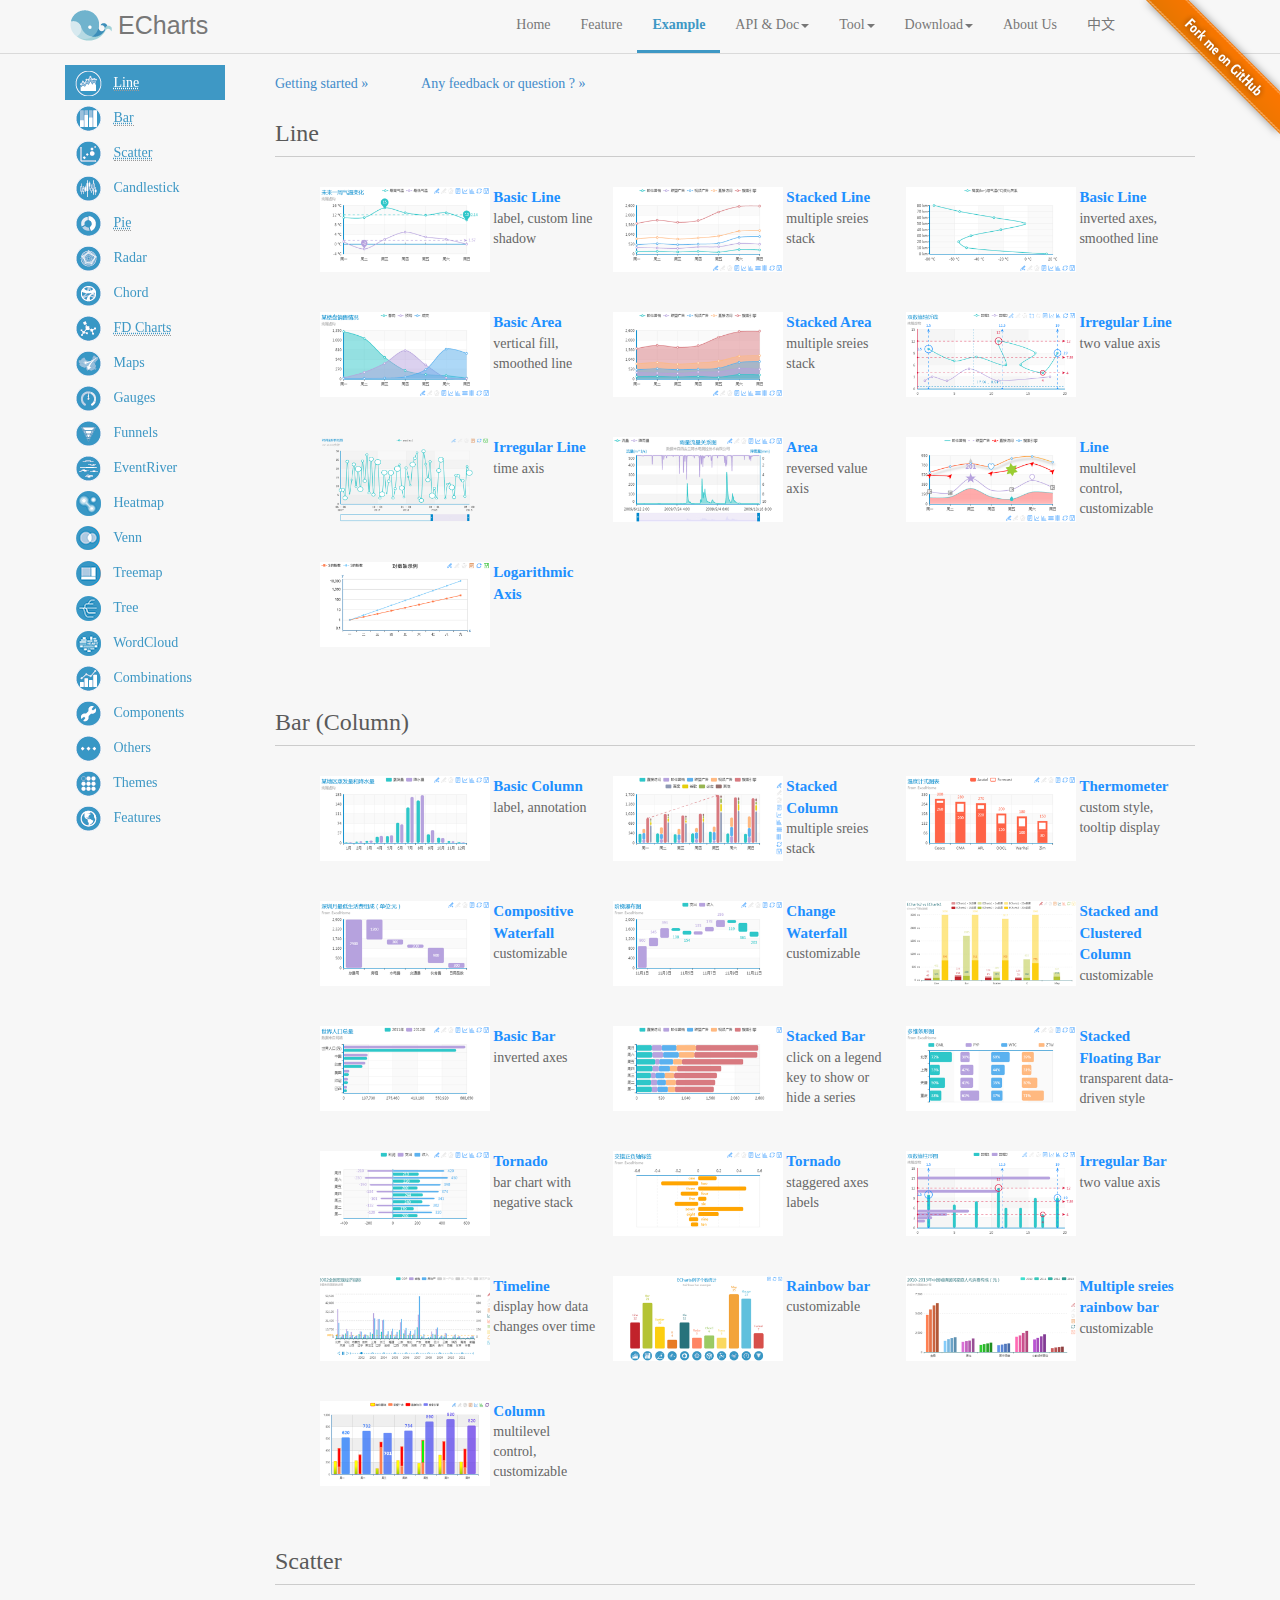
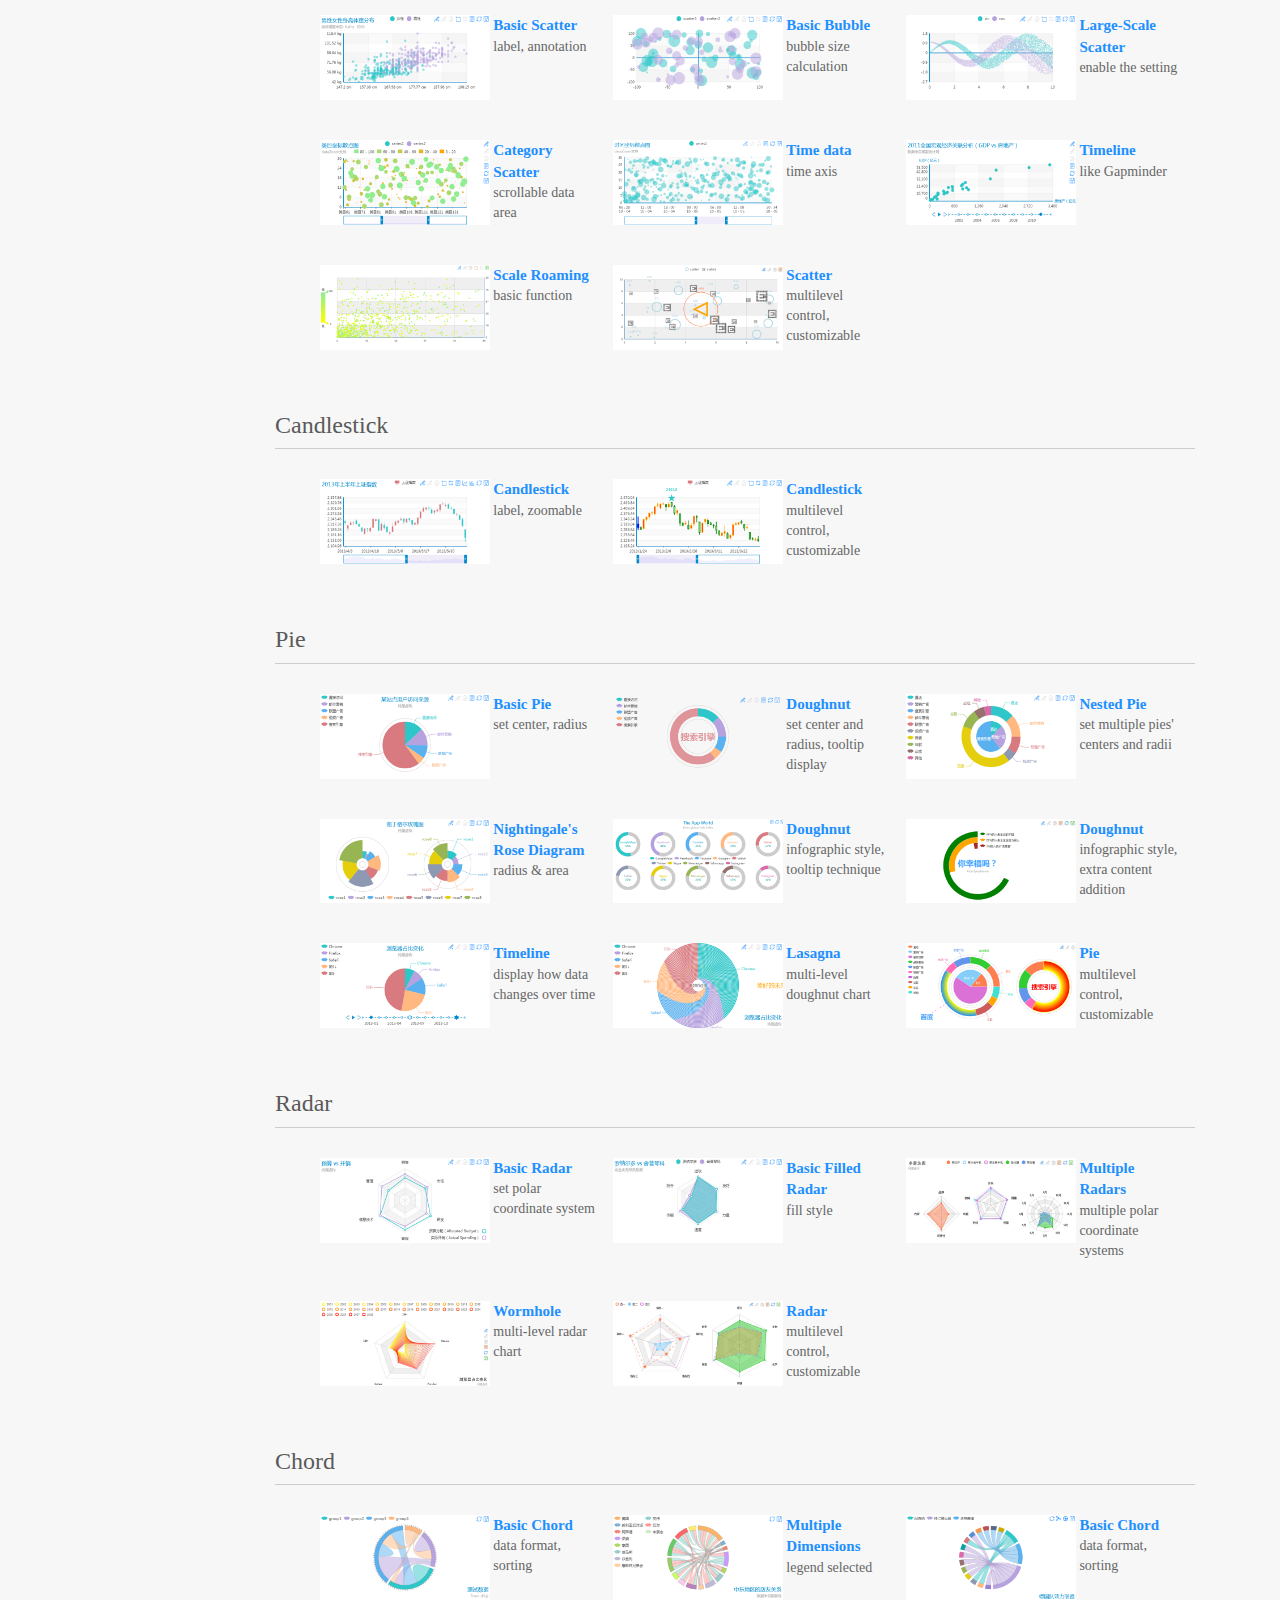
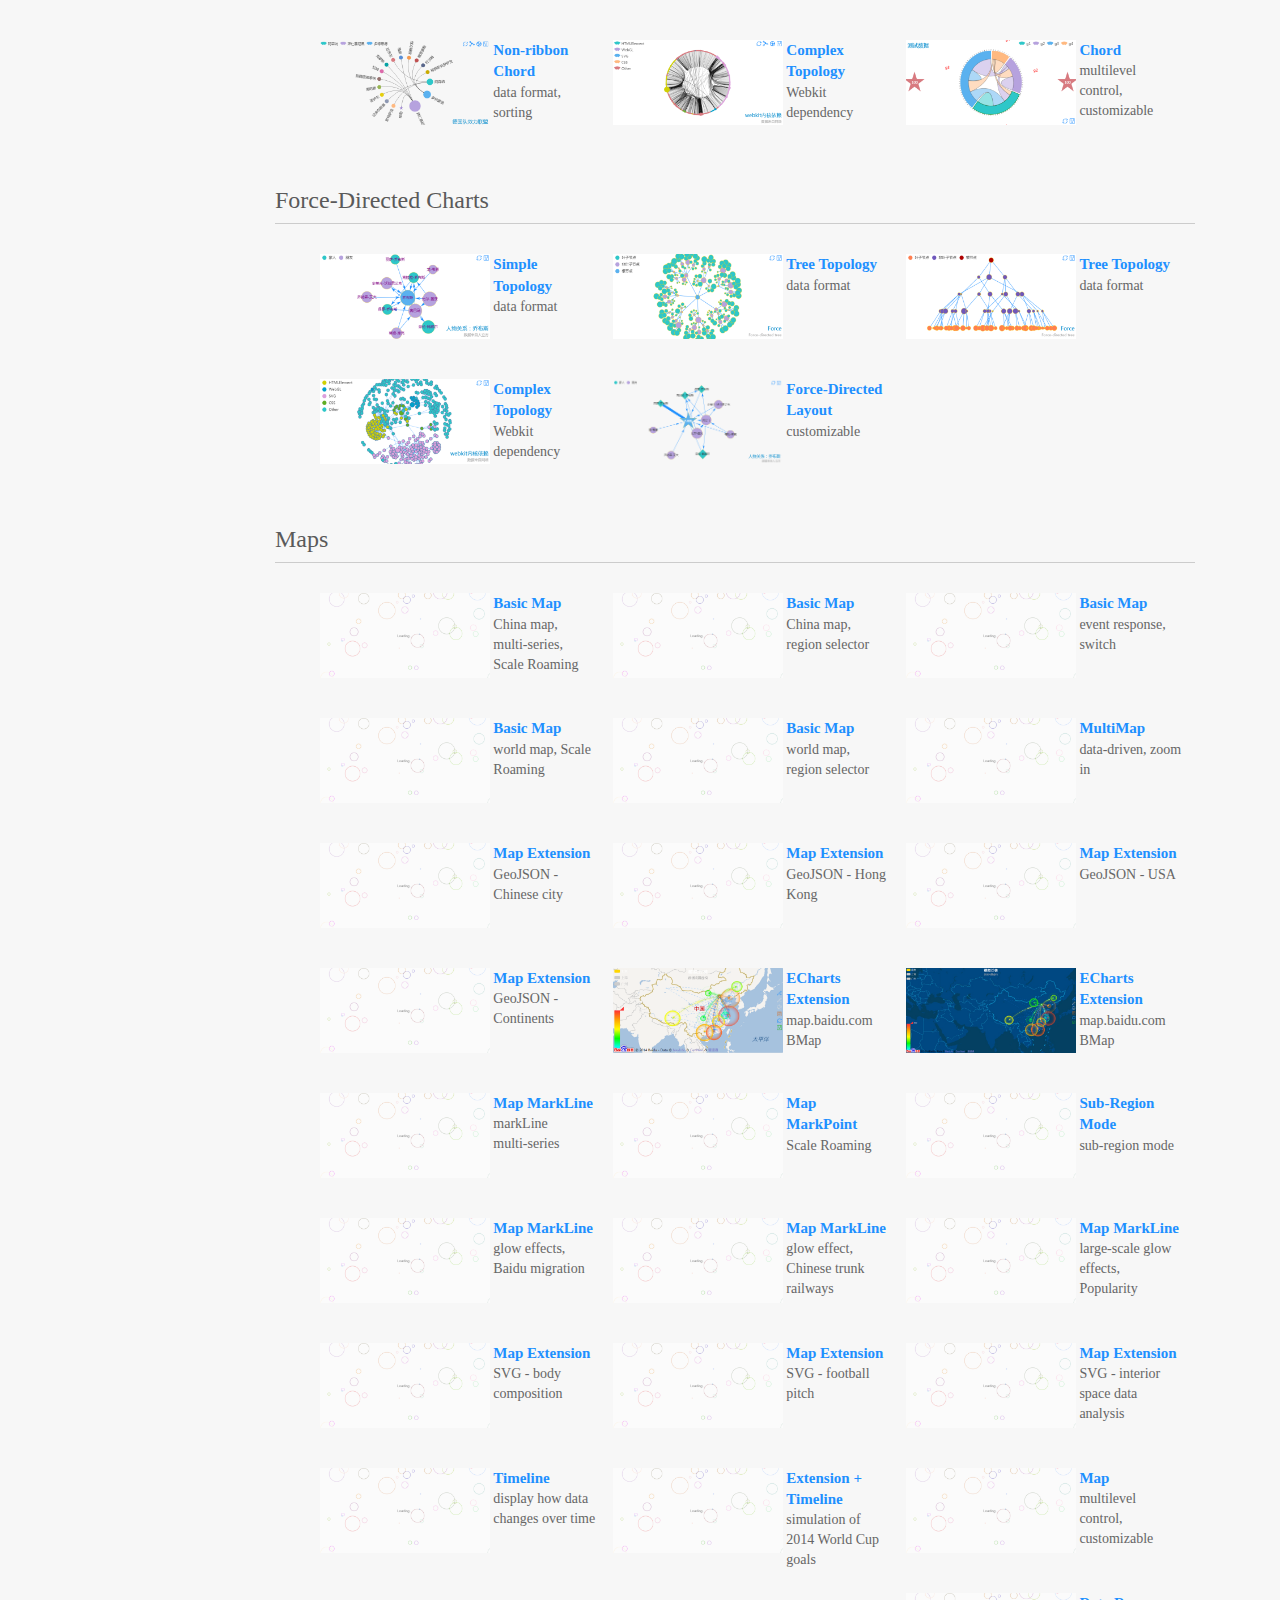
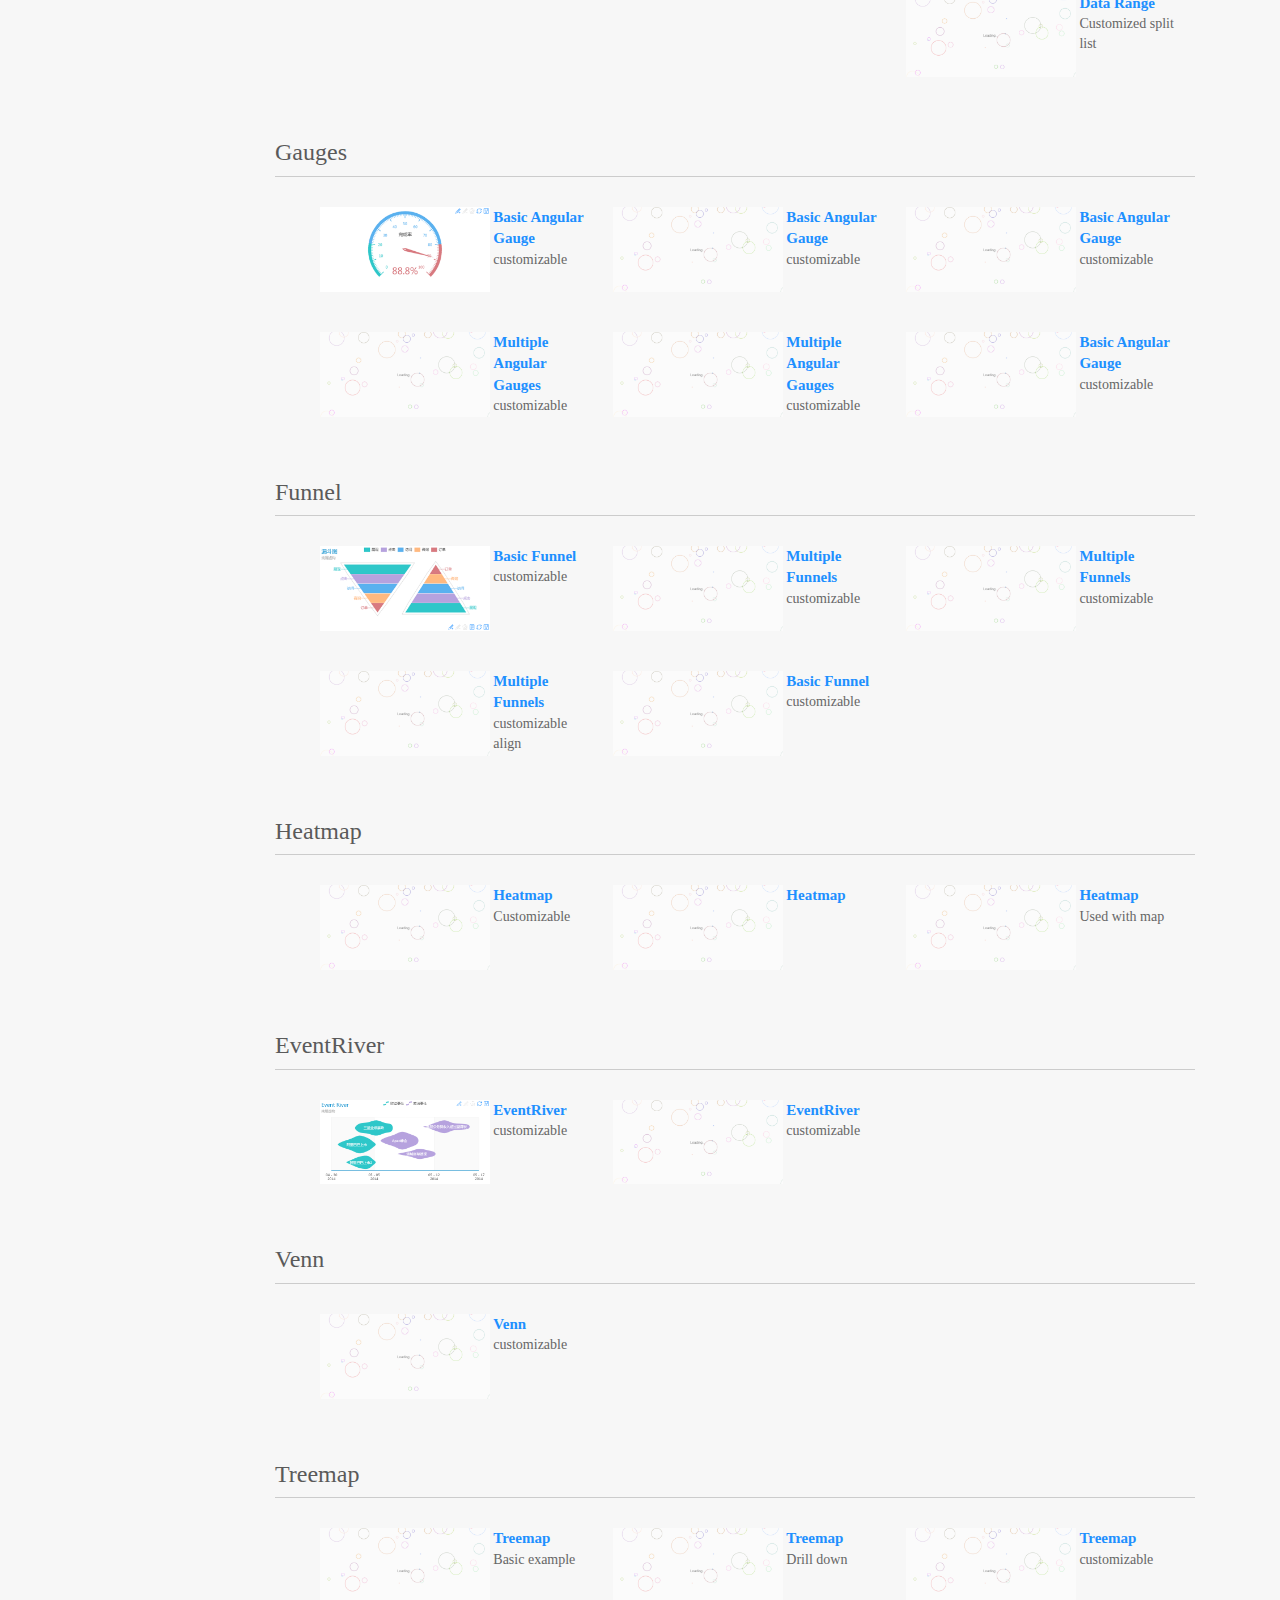
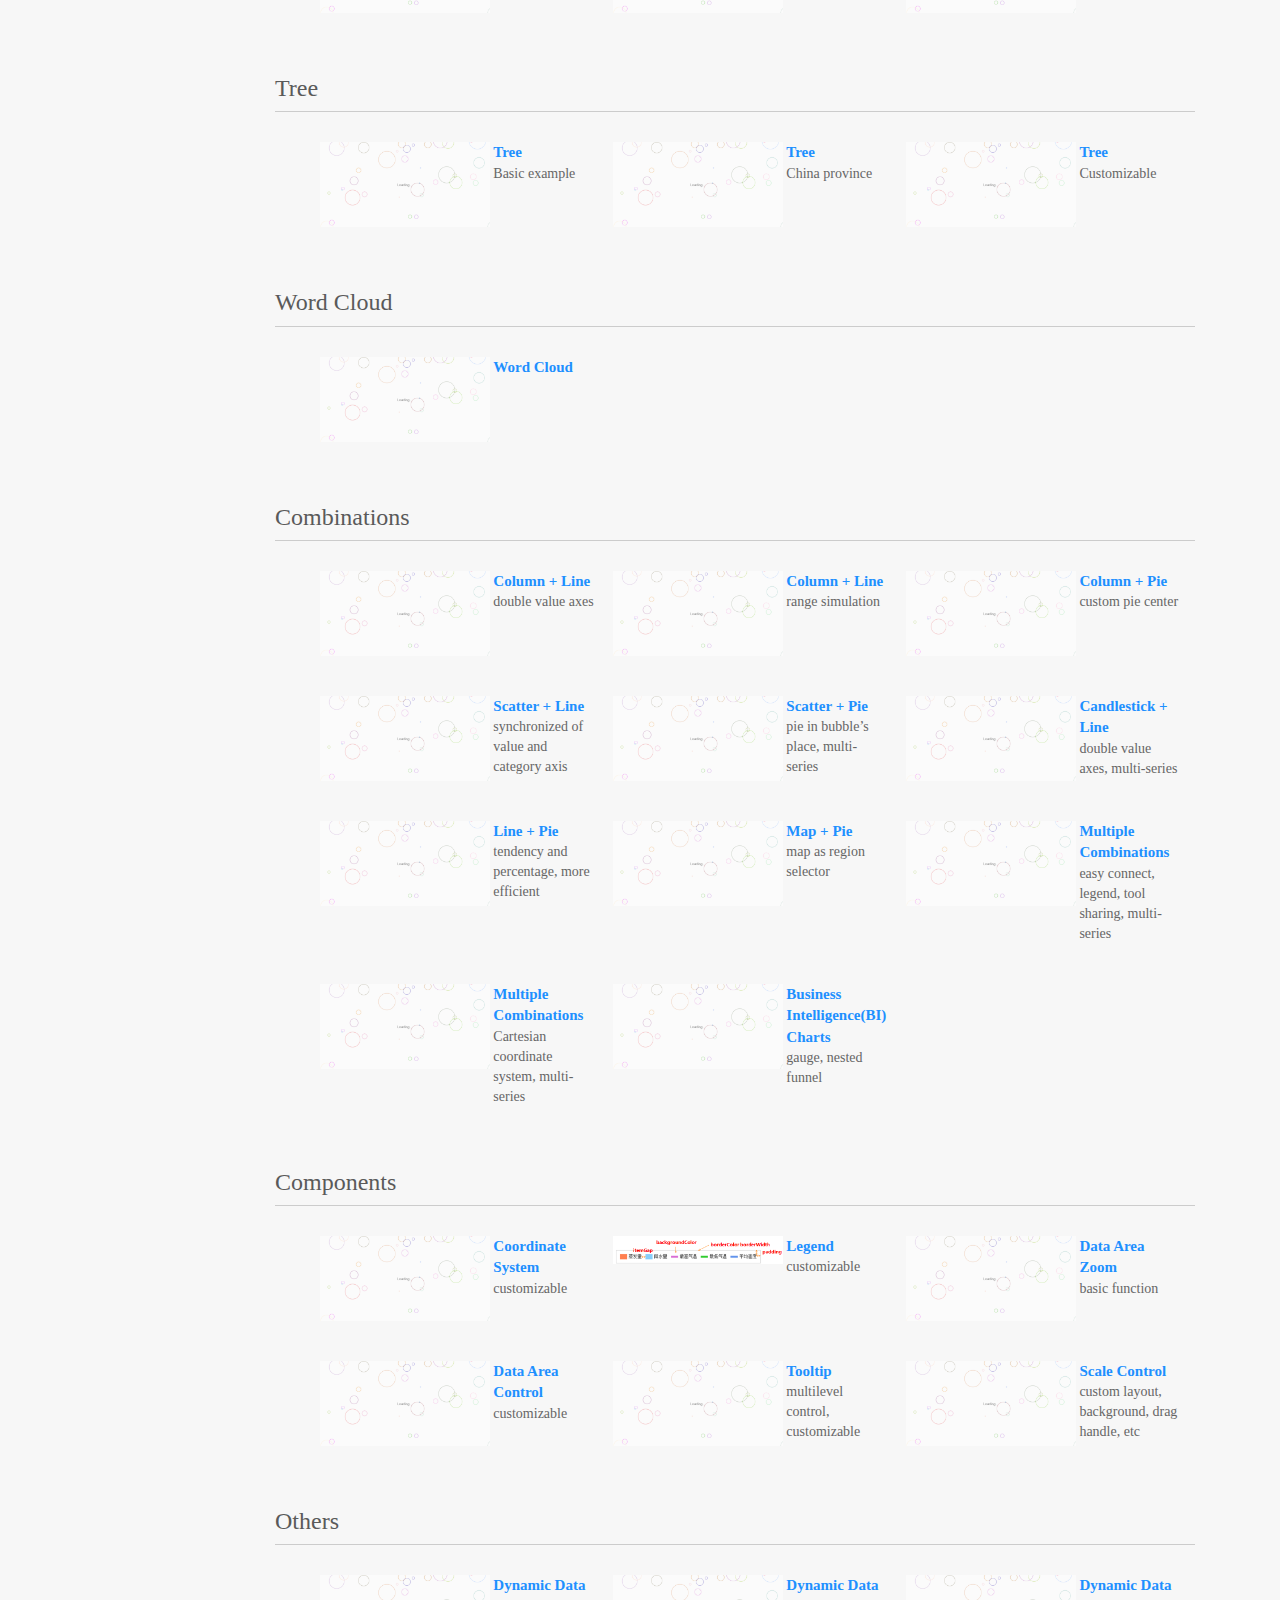
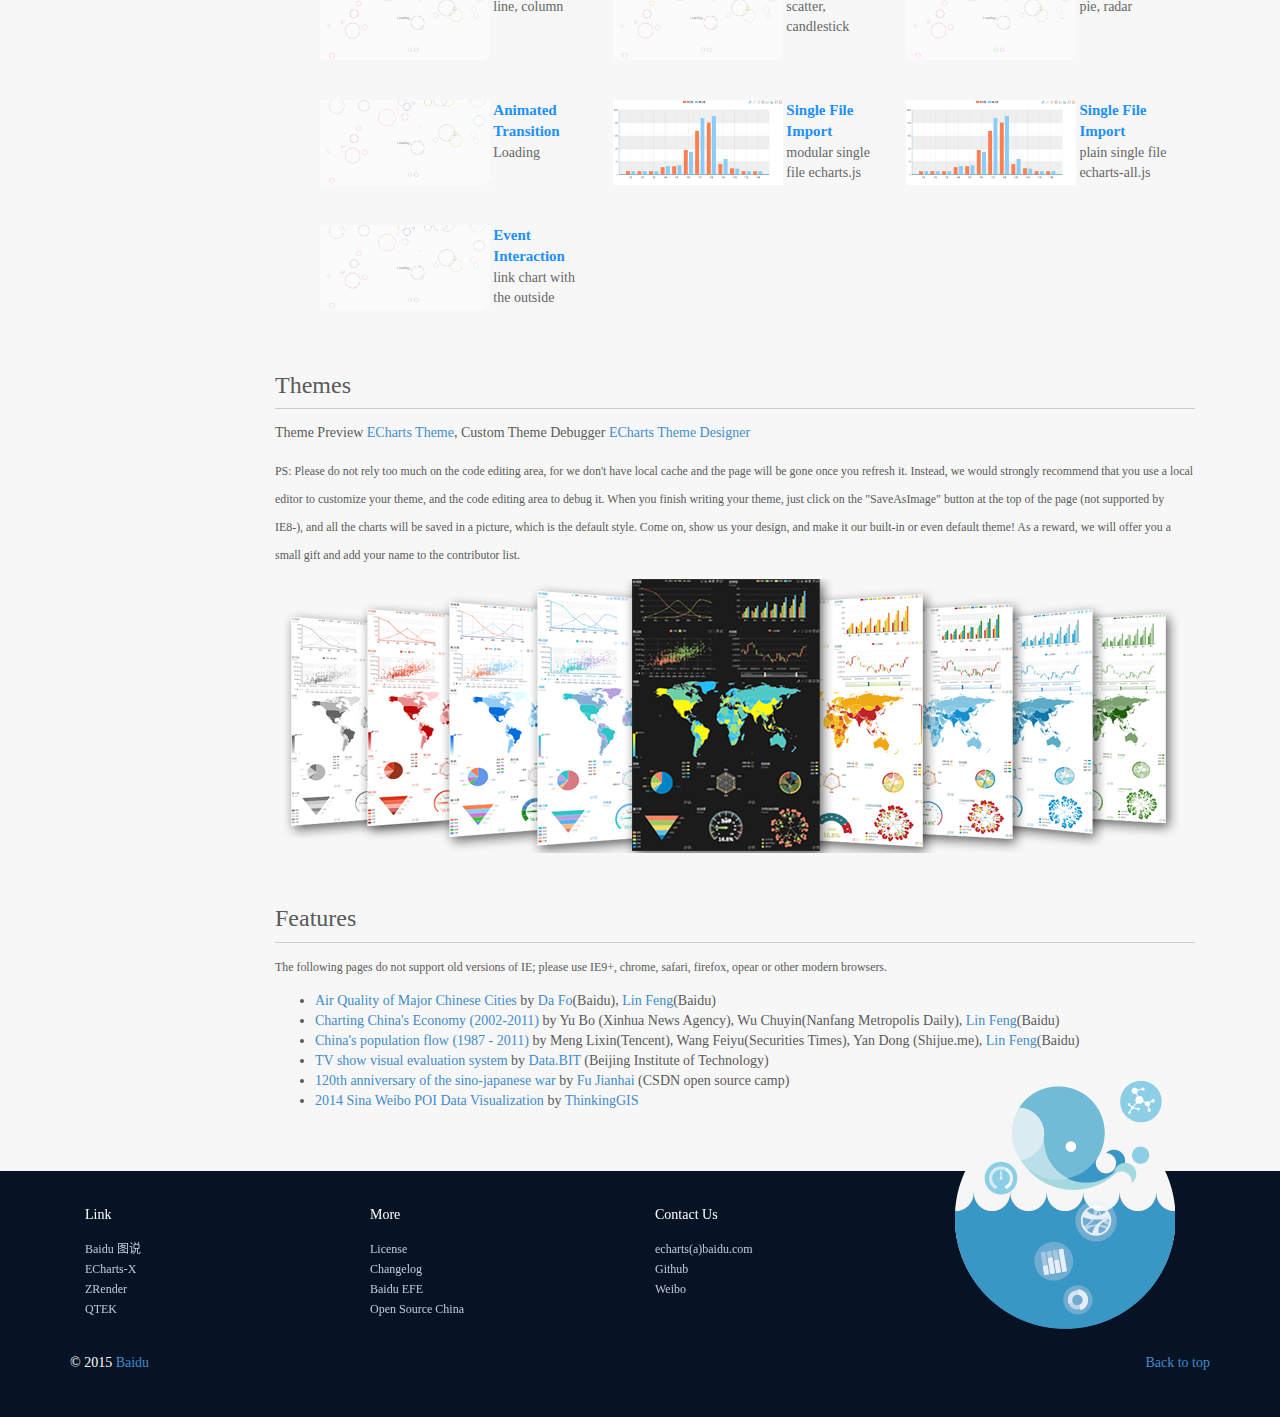
<file: WebContent/static/plugins/echarts/doc/example-en.html>
<!DOCTYPE html>
<html lang="zh-cn">
  <head>
    <meta charset="utf-8">
    <meta http-equiv="X-UA-Compatible" content="IE=edge">
    <meta name="viewport" content="width=device-width, initial-scale=1.0">
    <meta name="description" content="ECharts">
    <meta name="author" content="kener.linfeng@gmail.com">
    <title>ECharts · Example</title>

    <link rel="shortcut icon" href="./asset/ico/favicon.png">

    <link href="./asset/css/font-awesome.min.css" rel="stylesheet">
    <link href="./asset/css/bootstrap.css" rel="stylesheet">
    <link href="./asset/css/carousel.css" rel="stylesheet">
    <link href="./asset/css/echartsHome.css" rel="stylesheet">
    <!-- HTML5 shim and Respond.js IE8 support of HTML5 elements and media queries -->
    <!--[if lt IE 9]>
      <script src="https://oss.maxcdn.com/html5shiv/3.7.2/html5shiv.min.js"></script>
      <script src="https://oss.maxcdn.com/respond/1.4.2/respond.min.js"></script>
    <![endif]-->
    <style type="text/css">
        .affix {
            width:160px;
        }
        .affix li {
            list-style-type : none;
            height : 35px;
            line-height:35px;
            vertical-align:middle;
        }
        ul.slides li{
            width : 33.3%;
            overflow:hidden;
            float : left;
            border:0px solid #ccc;
            margin: 15px 0;
            list-style-type : none;
            position:relative;
        }
        ul.slides li a {
            padding:5px;
            display:block;
        }
        ul.slides li a strong{
            font-size:15px;
            color : #1e90ff;
        }
        ul.slides li a:hover {
            background-color:#eee;
            text-decoration:none;
        }
        ul.slides li img {
            width:60%;
        }
        ul.slides li span {
            color:#666;
            width:36%;
            vertical-align:top;
            display:inline-block;
            *zoom:1;
        }
        .col-md-10 h3 {
            clear:both;
            margin:10px 0;
            padding-bottom:10px;
            border-bottom:1px solid #ccc;
        }
        .col-md-10 h3 a {
            display:inline-block;
            *zoom:1;
            padding-top:63px;
        }
        #chartsTypeNav ul li {
            transition: background-color 0.3s;
            -moz-transition: background-color 0.3s;
            -webkit-transition: background-color 0.3s;
            -o-transition: background-color 0.3s;
            padding-left:10px;
        }
    </style>
</head>

<body>
    <!-- Fixed navbar -->
    <div class="navbar navbar-default navbar-fixed-top" role="navigation" id="head"></div>

    <div class="container" style="padding-top:10px;">
        <div class="row-fluid">
            <div class="col-md-2">
                <div class = 'affix' style="margin-left:-20px;" id="chartsTypeNav">
                    <ul style="padding:5px 0;">
                        <li><i class="ec-icon ec-icon-line"></i> <a href="#line"><abbr title="Line & Area">Line</abbr></a></li>
                        <li><i class="ec-icon ec-icon-bar"></i> <a href="#bar"><abbr title="Column & Bar">Bar</abbr></a></li>
                        <li><i class="ec-icon ec-icon-scatter"></i> <a href="#scatter"><abbr title="Scatter & Bubble">Scatter</abbr></a></li>
                        <li><i class="ec-icon ec-icon-k"></i> <a href="#k">Candlestick</a></li>
                        <li><i class="ec-icon ec-icon-pie"></i> <a href="#pie"><abbr title="Pie & Doughnut">Pie</abbr></a></li>
                        <li><i class="ec-icon ec-icon-radar"></i> <a href="#radar">Radar</a></li>
                        <li><i class="ec-icon ec-icon-chord"></i> <a href="#chord">Chord</a></li>
                        <li><i class="ec-icon ec-icon-force"></i> <a href="#force"><abbr title="Force-Directed Charts">FD Charts</abbr></a></li>
                        <li><i class="ec-icon ec-icon-map"></i> <a href="#map">Maps</a></li>
                        <li><i class="ec-icon ec-icon-gauge"></i> <a href="#gauge">Gauges</a></li>
                        <li><i class="ec-icon ec-icon-funnel"></i> <a href="#funnel">Funnels</a></li>
                        <li><i class="ec-icon ec-icon-eventRiver"></i> <a href="#eventRiver">EventRiver</a></li>
                        <li><i class="ec-icon ec-icon-heatmap"></i> <a href="#heatmap">Heatmap</a></li>
                        <li><i class="ec-icon ec-icon-venn"></i> <a href="#venn">Venn</a></li>
                        <li><i class="ec-icon ec-icon-treemap"></i> <a href="#treemap">Treemap</a></li>
                        <li><i class="ec-icon ec-icon-tree"></i> <a href="#tree">Tree</a></li>
                        <li><i class="ec-icon ec-icon-wordCloud"></i> <a href="#wordCloud">WordCloud</a></li>
                        <li><i class="ec-icon ec-icon-mix"></i> <a href="#mix">Combinations</a></li>
                        <li><i class="ec-icon ec-icon-component"></i> <a href="#component">Components</a></li>
                        <li><i class="ec-icon ec-icon-other"></i> <a href="#other">Others</a></li>
                        <li><i class="ec-icon ec-icon-theme"></i> <a href="#theme">Themes</a></li>
                        <li><i class="ec-icon ec-icon-topic"></i> <a href="#topic">Features</a></li>
                    </ul>
                </div>
            </div>
            <div class="col-md-10">
                <p style="margin:10px 0 -30px 0">
                    <a href="./start-en.html" target="_blank" style="margin-right: 50px;">Getting started »</a>
                    <a href="https://github.com/ecomfe/echarts/issues?page=1&state=open" target="_blank">Any feedback or question ? »</a>
                </p>
                <div>
                    <h3>Line<a name="line"> </a></h3>
                    <div class="section">
                        <div class="thumb3">
                          <ul class="slides">
                            <li data-thumb="asset/img/example/line1.png">
                              <a href="example/line1.html"><img src="asset/img/example/line1.png" >
                              <span><strong>Basic Line</strong><br/>label, custom line shadow</span></a>
                            </li><!--/li-->
                            <li data-thumb="asset/img/example/cache.png">
                              <a href="example/line2.html"><img src="asset/img/example/cache.png">
                              <span><strong>Stacked Line</strong><br/>multiple sreies stack</span></a>
                            </li><!--/li-->
                            <li data-thumb="asset/img/example/cache.png">
                              <a href="example/line5.html"><img src="asset/img/example/cache.png">
                              <span><strong>Basic Line</strong><br/>inverted axes, smoothed line</span></a>
                            </li><!--/li-->
                            <li data-thumb="asset/img/example/cache.png">
                              <a href="example/line3.html"><img src="asset/img/example/cache.png">
                              <span><strong>Basic Area</strong><br/>vertical fill, smoothed line</span></a>
                            </li><!--/li-->
                            <li data-thumb="asset/img/example/cache.png">
                              <a href="example/line4.html"><img src="asset/img/example/cache.png">
                              <span><strong>Stacked Area</strong><br/>multiple sreies stack</span></a>
                            </li><!--/li-->
                            <li data-thumb="asset/img/example/cache.png">
                              <a href="example/line7.html"><img src="asset/img/example/cache.png">
                              <span><strong>Irregular Line</strong><br/>two value axis</span></a>
                            </li><!--/li-->
                            <li data-thumb="asset/img/example/cache.png">
                              <a href="example/line8.html"><img src="asset/img/example/cache.png">
                              <span><strong>Irregular Line</strong><br/>time axis</span></a>
                            </li><!--/li-->
                            <li data-thumb="asset/img/example/cache.png">
                              <a href="example/line6.html"><img src="asset/img/example/cache.png">
                              <span><strong>Area</strong><br/>reversed value axis</span></a>
                            </li><!--/li-->
                            <li data-thumb="asset/img/example/cache.png">
                              <a href="example/line.html"><img src="asset/img/example/cache.png">
                              <span><strong>Line</strong><br/>multilevel control, customizable</span></a>
                            </li><!--/li-->
                            <li data-thumb="asset/img/example/cache.png">
                              <a href="example/line9.html"><img src="asset/img/example/cache.png">
                              <span><strong>Logarithmic Axis</strong></a>
                            </li><!--/li-->
                          </ul>
                        </div>
                    </div>
                </div>
                <div>
                    <h3>Bar (Column)<a name="bar"> </a></h3>
                    <div class="section">
                        <div class="thumb4">
                          <ul class="slides">
                            <li data-thumb="asset/img/example/bar1.png">
                              <a href="example/bar1.html"><img src="asset/img/example/bar1.png">
                              <span><strong>Basic Column</strong><br/>label, annotation</span></a>
                            </li><!--/li-->
                            <li data-thumb="asset/img/example/cache.png">
                              <a href="example/bar2.html"><img src="asset/img/example/cache.png">
                              <span><strong>Stacked Column</strong><br/>multiple sreies stack</span></a>
                            </li><!--/li-->
                            <li data-thumb="asset/img/example/cache.png">
                              <a href="example/bar10.html"><img src="asset/img/example/cache.png">
                              <span><strong>Thermometer</strong><br/>custom style, tooltip display</span></a>
                            </li><!--/li-->
                            <li data-thumb="asset/img/example/cache.png">
                              <a href="example/bar7.html"><img src="asset/img/example/cache.png">
                              <span><strong>Compositive Waterfall</strong><br/>customizable</span></a>
                            </li><!--/li-->
                            <li data-thumb="asset/img/example/cache.png">
                              <a href="example/bar6.html"><img src="asset/img/example/cache.png">
                              <span><strong>Change Waterfall</strong><br/>customizable</span></a>
                            </li><!--/li-->
                            <li data-thumb="asset/img/example/cache.png">
                              <a href="example/bar12.html"><img src="asset/img/example/cache.png">
                              <span><strong>Stacked and Clustered Column</strong><br/>customizable</span></a>
                            </li><!--/li-->
                            <li data-thumb="asset/img/example/cache.png">
                              <a href="example/bar3.html"><img src="asset/img/example/cache.png">
                              <span><strong>Basic Bar</strong><br/>inverted axes</span></a>
                            </li><!--/li-->
                            <li data-thumb="asset/img/example/cache.png">
                              <a href="example/bar4.html"><img src="asset/img/example/cache.png">
                              <span><strong>Stacked Bar</strong><br/>click on a legend key to show or hide a series</span></a>
                            </li><!--/li-->
                            <li data-thumb="asset/img/example/cache.png">
                              <a href="example/bar9.html"><img src="asset/img/example/cache.png">
                              <span><strong>Stacked Floating Bar</strong><br/>transparent data-driven style</span></a>
                            </li><!--/li-->
                            <li data-thumb="asset/img/example/cache.png">
                              <a href="example/bar5.html"><img src="asset/img/example/cache.png">
                              <span><strong>Tornado</strong><br/>bar chart with negative stack</span></a>
                            </li><!--/li-->
                            <li data-thumb="asset/img/example/cache.png">
                              <a href="example/bar8.html"><img src="asset/img/example/cache.png">
                              <span><strong>Tornado</strong><br/>staggered axes labels</span></a>
                            </li><!--/li-->
                            <li data-thumb="asset/img/example/cache.png">
                              <a href="example/bar13.html"><img src="asset/img/example/cache.png">
                              <span><strong>Irregular Bar</strong><br/>two value axis</span></a>
                            </li><!--/li-->
                            <li data-thumb="asset/img/example/cache.png">
                              <a href="example/bar11.html"><img src="asset/img/example/cache.png">
                              <span><strong>Timeline</strong><br/>display how data changes over time</span></a>
                            </li><!--/li-->
                            <li data-thumb="asset/img/example/cache.png">
                              <a href="example/bar14.html"><img src="asset/img/example/cache.png">
                              <span><strong>Rainbow bar</strong><br/>customizable</span></a>
                            </li><!--/li-->
                            <li data-thumb="asset/img/example/cache.png">
                              <a href="example/bar15.html"><img src="asset/img/example/cache.png">
                              <span><strong>Multiple sreies rainbow bar</strong><br/>customizable</span></a>
                            </li><!--/li-->
                            <li data-thumb="asset/img/example/cache.png">
                              <a href="example/bar.html"><img src="asset/img/example/cache.png">
                              <span><strong>Column</strong><br/>multilevel control, customizable</span></a>
                            </li><!--/li-->
                          </ul>
                        </div>
                    </div>
                </div>
                <div>
                    <h3>Scatter<a name="scatter"> </a></h3>
                    <div class="section">
                        <div class="thumb4">
                          <ul class="slides">
                            <li data-thumb="asset/img/example/scatter1.png">
                              <a href="example/scatter1.html"><img src="asset/img/example/scatter1.png">
                              <span><strong>Basic Scatter</strong><br/>label, annotation</span></a>
                            </li><!--/li-->
                            <li data-thumb="asset/img/example/cache.png">
                               <a href="example/scatter2.html"><img src="asset/img/example/cache.png">
                              <span><strong>Basic Bubble</strong><br/>bubble size calculation</span></a>
                            </li><!--/li-->
                            <li data-thumb="asset/img/example/cache.png">
                               <a href="example/scatter3.html"><img src="asset/img/example/cache.png">
                              <span><strong>Large-Scale Scatter</strong><br/>enable the setting</span></a>
                            </li><!--/li-->
                            <li data-thumb="asset/img/example/cache.png">
                              <a href="example/scatter5.html"><img src="asset/img/example/cache.png">
                              <span><strong>Category Scatter</strong><br/>scrollable data area</span></a>
                            </li><!--/li-->
                            <li data-thumb="asset/img/example/cache.png">
                              <a href="example/scatter6.html"><img src="asset/img/example/cache.png">
                              <span><strong>Time data</strong><br/>time axis</span></a>
                            </li><!--/li-->
                            <li data-thumb="asset/img/example/cache.png">
                              <a href="example/scatter4.html"><img src="asset/img/example/cache.png">
                              <span><strong>Timeline</strong><br/>like Gapminder</span></a>
                            </li><!--/li-->
                            <li data-thumb="asset/img/example/cache.png">
                                  <a href="example/dataRange1.html"><img src="asset/img/example/cache.png">
                                  <span><strong>Scale Roaming</strong><br/>basic function</span></a>
                                </li><!--/li-->
                            <li data-thumb="asset/img/example/cache.png">
                              <a href="example/scatter.html"><img src="asset/img/example/cache.png">
                              <span><strong>Scatter</strong><br/>multilevel control, customizable</span></a>
                            </li><!--/li-->
                          </ul>
                        </div>
                    </div>
                </div>
                <div>
                    <h3>Candlestick<a name="k"> </a></h3>
                    <div class="section">
                        <div class="thumb4">
                          <ul class="slides">
                            <li data-thumb="asset/img/example/k1.png">
                              <a href="example/k1.html"><img src="asset/img/example/k1.png">
                              <span><strong>Candlestick</strong><br/>label, zoomable</span></a>
                            </li><!--/li-->
                            <li data-thumb="asset/img/example/cache.png">
                              <a href="example/k.html"><img src="asset/img/example/cache.png">
                              <span><strong>Candlestick</strong><br/>multilevel control, customizable</span></a>
                            </li><!--/li-->
                          </ul>
                        </div>
                    </div>
                </div>
                <div>
                    <h3>Pie<a name="pie"> </a></h3>
                    <div class="section">
                        <div class="thumb4">
                            <ul class="slides">
                                <li data-thumb="asset/img/example/cache.png">
                                  <a href="example/pie1.html"><img src="asset/img/example/cache.png">
                                  <span><strong>Basic Pie</strong><br/>set center, radius</span></a>
                                </li><!--/li-->
                                <li data-thumb="asset/img/example/cache.png">
                                  <a href="example/pie2.html"><img src="asset/img/example/cache.png">
                                  <span><strong>Doughnut</strong><br/>set center and radius, tooltip display</span></a>
                                </li><!--/li-->
                                <li data-thumb="asset/img/example/cache.png">
                                  <a href="example/pie3.html"><img src="asset/img/example/cache.png">
                                  <span><strong>Nested Pie</strong><br/>set multiple pies' centers and radii</span></a>
                                </li><!--/li-->
                                <li data-thumb="asset/img/example/cache.png">
                                  <a href="example/pie4.html"><img src="asset/img/example/cache.png">
                                  <span><strong>Nightingale's Rose Diagram</strong><br/> radius & area</span></a>
                                </li><!--/li-->
                                <li data-thumb="asset/img/example/cache.png">
                                  <a href="example/pie5.html"><img src="asset/img/example/cache.png">
                                  <span><strong>Doughnut</strong><br/>infographic style, tooltip technique</span></a>
                                </li><!--/li-->
                                <li data-thumb="asset/img/example/cache.png">
                                  <a href="example/pie6.html"><img src="asset/img/example/cache.png">
                                  <span><strong>Doughnut</strong><br/>infographic style, extra content addition</span></a>
                                </li><!--/li-->
                                <li data-thumb="asset/img/example/cache.png">
                                  <a href="example/pie7.html"><img src="asset/img/example/cache.png">
                                  <span><strong>Timeline</strong><br/>display how data changes over time</span></a>
                                </li><!--/li-->
                                <li data-thumb="asset/img/example/cache.png">
                                  <a href="example/lasagna.html"><img src="asset/img/example/cache.png">
                                  <span><strong>Lasagna</strong><br/>multi-level doughnut chart</span></a>
                                </li><!--/li-->
                                <li data-thumb="asset/img/example/cache.png">
                                  <a href="example/pie.html"><img src="asset/img/example/cache.png">
                                  <span><strong>Pie</strong><br/>multilevel control, customizable</span></a>
                                </li><!--/li-->
                            </ul>
                        </div>
                      </div>
                </div>
                <div>
                    <h3>Radar<a name="radar"> </a></h3>
                    <div class="section">
                        <div class="thumb4">
                            <ul class="slides">
                                <li data-thumb="asset/img/example/cache.png">
                                  <a href="example/radar1.html"><img src="asset/img/example/cache.png">
                                  <span><strong>Basic Radar</strong><br/>set polar coordinate system </span></a>
                                </li><!--/li-->
                                <li data-thumb="asset/img/example/cache.png">
                                  <a href="example/radar2.html"><img src="asset/img/example/cache.png">
                                  <span><strong>Basic Filled Radar</strong><br/>fill style</span></a>
                                </li><!--/li-->
                                <li data-thumb="asset/img/example/cache.png">
                                  <a href="example/radar3.html"><img src="asset/img/example/cache.png">
                                  <span><strong>Multiple Radars</strong><br/>multiple polar coordinate systems</span></a>
                                </li><!--/li-->
                                <li data-thumb="asset/img/example/cache.png">
                                  <a href="example/wormhole.html"><img src="asset/img/example/cache.png">
                                  <span><strong>Wormhole</strong><br/>multi-level radar chart</span></a>
                                </li><!--/li-->
                                <li data-thumb="asset/img/example/cache.png">
                                  <a href="example/radar.html"><img src="asset/img/example/cache.png">
                                  <span><strong>Radar</strong><br/>multilevel control, customizable</span></a>
                                </li><!--/li-->
                            </ul>
                        </div>
                    </div>
                </div>
                <div>
                    <h3>Chord<a name="chord"> </a></h3>
                    <div class="section">
                        <div class="thumb3">
                            <ul class="slides">
                                <li data-thumb="asset/img/example/cache.png">
                                  <a href="example/chord1.html"><img src="asset/img/example/cache.png">
                                  <span><strong>Basic Chord</strong><br/>data format, sorting</span></a>
                                </li><!--/li-->
                                <li data-thumb="asset/img/example/cache.png">
                                  <a href="example/chord2.html"><img src="asset/img/example/cache.png">
                                  <span><strong>Multiple Dimensions</strong><br/>legend selected</span></a>
                                </li><!--/li-->
                                <li data-thumb="asset/img/example/cache.png">
                                  <a href="example/chord3.html"><img src="asset/img/example/cache.png">
                                  <span><strong>Basic Chord</strong><br/>data format, sorting</span></a>
                                </li><!--/li-->
                                <li data-thumb="asset/img/example/cache.png">
                                  <a href="example/chord4.html"><img src="asset/img/example/cache.png">
                                  <span><strong>Non-ribbon Chord</strong><br/>data format, sorting</span></a>
                                </li><!--/li-->
                                <li data-thumb="asset/img/example/cache.png">
                                  <a href="example/webkit-dep2.html"><img src="asset/img/example/cache.png">
                                  <span><strong>Complex Topology</strong><br/>Webkit dependency</span></a>
                                </li><!--/li-->
                                <li data-thumb="asset/img/example/cache.png">
                                  <a href="example/chord.html"><img src="asset/img/example/cache.png">
                                  <span><strong>Chord</strong><br/>multilevel control, customizable</span></a>
                                </li><!--/li-->
                            </ul>
                        </div>
                    </div>
                </div>
                <div>
                    <h3>Force-Directed Charts<a name="force"> </a></h3>
                    <div class="section">
                        <div class="thumb3">
                            <ul class="slides">
                                <li data-thumb="asset/img/example/cache.png">
                                  <a href="example/force1.html"><img src="asset/img/example/cache.png">
                                  <span><strong>Simple Topology</strong><br/>data format</span></a>
                                </li><!--/li-->
                                <li data-thumb="asset/img/example/cache.png">
                                  <a href="example/force2.html"><img src="asset/img/example/cache.png">
                                  <span><strong>Tree Topology</strong><br/>data format</span></a>
                                </li><!--/li-->
                                <li data-thumb="asset/img/example/cache.png">
                                  <a href="example/force4.html"><img src="asset/img/example/cache.png">
                                  <span><strong>Tree Topology</strong><br/>data format</span></a>
                                </li><!--/li-->
                                <li data-thumb="asset/img/example/cache.png">
                                  <a href="example/webkit-dep.html"><img src="asset/img/example/cache.png">
                                  <span><strong>Complex Topology</strong><br/>Webkit dependency</span></a>
                                </li><!--/li-->
                                <li data-thumb="asset/img/example/cache.png">
                                  <a href="example/force.html"><img src="asset/img/example/cache.png">
                                  <span><strong>Force-Directed Layout</strong><br/>customizable</span></a>
                                </li><!--/li-->
                            </ul>
                        </div>
                    </div>
                </div>
                <div>
                    <h3>Maps<a name="map"> </a></h3>
                    <div class="section">
                        <div class="thumb4">
                            <ul class="slides">
                                <li data-thumb="asset/img/example/cache.png">
                                  <a href="example/map1.html"><img src="asset/img/example/cache.png">
                                  <span><strong>Basic Map</strong><br/>China map, multi-series, Scale Roaming</span></a>
                                </li><!--/li-->
                                <li data-thumb="asset/img/example/cache.png">
                                  <a href="example/map2.html"><img src="asset/img/example/cache.png">
                                  <span><strong>Basic Map</strong><br/>China map, region selector</span></a>
                                </li><!--/li-->
                                <li data-thumb="asset/img/example/cache.png">
                                  <a href="example/map3.html"><img src="asset/img/example/cache.png">
                                  <span><strong>Basic Map</strong><br/>event response, switch</span></a>
                                </li><!--/li-->
                                <li data-thumb="asset/img/example/cache.png">
                                  <a href="example/map4.html"><img src="asset/img/example/cache.png">
                                  <span><strong>Basic Map</strong><br/>world map, Scale Roaming</span></a>
                                </li><!--/li-->
                                <li data-thumb="asset/img/example/cache.png">
                                  <a href="example/map5.html"><img src="asset/img/example/cache.png">
                                  <span><strong>Basic Map</strong><br/>world map, region selector</span></a>
                                </li><!--/li-->
                                <li data-thumb="asset/img/example/cache.png">
                                  <a href="example/mix5.html"><img src="asset/img/example/cache.png">
                                  <span><strong>MultiMap</strong><br/>data-driven, zoom in</span></a>
                                </li><!--/li-->
                                <li data-thumb="asset/img/example/cache.png">
                                  <a href="example/map20.html"><img src="asset/img/example/cache.png">
                                  <span><strong>Map Extension</strong><br/>GeoJSON - Chinese city</span></a>
                                </li><!--/li-->
                                <li data-thumb="asset/img/example/cache.png">
                                  <a href="example/map6.html"><img src="asset/img/example/cache.png">
                                  <span><strong>Map Extension</strong><br/>GeoJSON - Hong Kong</span></a>
                                </li><!--/li-->
                                <li data-thumb="asset/img/example/cache.png">
                                  <a href="example/map7.html"><img src="asset/img/example/cache.png">
                                  <span><strong>Map Extension</strong><br/>GeoJSON - USA</span></a>
                                </li><!--/li-->
                                <li data-thumb="asset/img/example/cache.png">
                                  <a href="example/map13.html"><img src="asset/img/example/cache.png">
                                  <span><strong>Map Extension</strong><br/>GeoJSON - Continents</span></a>
                                </li><!--/li-->
                                <li data-thumb="asset/img/example/bmap1.png">
                                  <a href="../extension/BMap/doc/BMap.html"><img src="asset/img/example/bmap1.png" >
                                  <span><strong>ECharts Extension</strong><br/>map.baidu.com BMap</span></a>
                                </li><!--/li-->
                                <li data-thumb="asset/img/example/bmap2.png">
                                  <a href="../extension/BMap/doc/example.html"><img src="asset/img/example/bmap2.png" >
                                  <span><strong>ECharts Extension</strong><br/>map.baidu.com BMap</span></a>
                                </li><!--/li-->
                                <li data-thumb="asset/img/example/cache.png">
                                  <a href="example/map10.html"><img src="asset/img/example/cache.png">
                                  <span><strong>Map MarkLine</strong><br/>markLine<br/>multi-series</span></a>
                                </li><!--/li-->
                                <li data-thumb="asset/img/example/cache.png">
                                  <a href="example/map9.html"><img src="asset/img/example/cache.png">
                                  <span><strong>Map MarkPoint</strong><br/>Scale Roaming</span></a>
                                </li><!--/li-->
                                <li data-thumb="asset/img/example/cache.png">
                                  <a href="example/map8.html"><img src="asset/img/example/cache.png">
                                  <span><strong>Sub-Region Mode</strong><br/>sub-region mode</span></a>
                                </li><!--/li-->
                                <li data-thumb="asset/img/example/cache.png">
                                  <a href="example/map11.html"><img src="asset/img/example/cache.png">
                                  <span><strong>Map MarkLine</strong><br/>glow effects, Baidu migration</span></a>
                                </li><!--/li-->
                                <li data-thumb="asset/img/example/cache.png">
                                  <a href="example/map12.html"><img src="asset/img/example/cache.png">
                                  <span><strong>Map MarkLine</strong><br/>glow effect, Chinese trunk railways</span></a>
                                </li><!--/li-->
                                <li data-thumb="asset/img/example/cache.png">
                                  <a href="example/map15.html"><img src="asset/img/example/cache.png">
                                  <span><strong>Map MarkLine</strong><br/>large-scale glow effects, Popularity</span></a>
                                </li><!--/li-->
                                <li data-thumb="asset/img/example/cache.png">
                                  <a href="example/map16.html"><img src="asset/img/example/cache.png">
                                  <span><strong>Map Extension</strong><br/>SVG - body composition</span></a>
                                </li><!--/li-->
                                <li data-thumb="asset/img/example/cache.png">
                                  <a href="example/map17.html"><img src="asset/img/example/cache.png">
                                  <span><strong>Map Extension</strong><br/>SVG - football pitch</span></a>
                                </li><!--/li-->
                                <li data-thumb="asset/img/example/cache.png">
                                  <a href="example/map18.html"><img src="asset/img/example/cache.png">
                                  <span><strong>Map Extension</strong><br/>SVG - interior space data analysis</span></a>
                                </li><!--/li-->
                                <li data-thumb="asset/img/example/cache.png">
                                  <a href="example/map14.html"><img src="asset/img/example/cache.png">
                                  <span><strong>Timeline</strong><br/>display how data changes over time</span></a>
                                </li><!--/li-->
                                <li data-thumb="asset/img/example/cache.png">
                                  <a href="example/map19.html"><img src="asset/img/example/cache.png">
                                  <span><strong>Extension + Timeline</strong><br/>simulation of 2014 World Cup goals</span></a>
                                </li><!--/li-->
                                <li data-thumb="asset/img/example/cache.png">
                                  <a href="example/map.html"><img src="asset/img/example/cache.png">
                                  <span><strong>Map</strong><br/>multilevel control, customizable</span></a>
                                </li><!--/li-->
                                <li data-thumb="asset/img/example/cache.png">
                                  <a href="example/dataRange2.html"><img src="asset/img/example/cache.png">
                                  <span><strong>Data Range</strong><br/>Customized split list</span></a>
                                </li><!--/li-->
                            </ul>
                        </div>
                    </div>
                </div>
                <div>
                    <h3>Gauges<a name="gauge"> </a></h3>
                    <div class="section">
                        <div class="thumb4">
                          <ul class="slides">
                            <li data-thumb="asset/img/example/gauge1.png">
                              <a href="example/gauge1.html"><img src="asset/img/example/gauge1.png">
                              <span><strong>Basic Angular Gauge</strong><br/>customizable</span></a>
                            </li><!--/li-->
                            <li data-thumb="asset/img/example/cache.png">
                               <a href="example/gauge2.html"><img src="asset/img/example/cache.png">
                              <span><strong>Basic Angular Gauge</strong><br/>customizable</span></a>
                            </li><!--/li-->
                            <li data-thumb="asset/img/example/cache.png">
                               <a href="example/gauge3.html"><img src="asset/img/example/cache.png">
                              <span><strong>Basic Angular Gauge</strong><br/>customizable</span></a>
                            </li><!--/li-->
                            <li data-thumb="asset/img/example/cache.png">
                              <a href="example/gauge4.html"><img src="asset/img/example/cache.png">
                              <span><strong>Multiple Angular Gauges</strong><br/>customizable</span></a>
                            </li><!--/li-->
                            <li data-thumb="asset/img/example/cache.png">
                              <a href="example/gauge5.html"><img src="asset/img/example/cache.png">
                              <span><strong>Multiple Angular Gauges</strong><br/>customizable</span></a>
                            </li><!--/li-->
                            <li data-thumb="asset/img/example/cache.png">
                              <a href="example/gauge.html"><img src="asset/img/example/cache.png">
                              <span><strong>Basic Angular Gauge</strong><br/>customizable</span></a>
                            </li><!--/li-->
                          </ul>
                        </div>
                    </div>
                </div>
                <div>
                    <h3>Funnel<a name="funnel"> </a></h3>
                    <div class="section">
                        <div class="thumb4">
                          <ul class="slides">
                            <li data-thumb="asset/img/example/funnel1.png">
                              <a href="example/funnel1.html"><img src="asset/img/example/funnel1.png">
                              <span><strong>Basic Funnel</strong><br/>customizable</span></a>
                            </li><!--/li-->
                            <li data-thumb="asset/img/example/cache.png">
                               <a href="example/funnel2.html"><img src="asset/img/example/cache.png">
                              <span><strong>Multiple Funnels</strong><br/>customizable</span></a>
                            </li><!--/li-->
                            <li data-thumb="asset/img/example/cache.png">
                               <a href="example/funnel3.html"><img src="asset/img/example/cache.png">
                              <span><strong>Multiple Funnels</strong><br/>customizable</span></a>
                            </li><!--/li-->
                            <li data-thumb="asset/img/example/cache.png">
                               <a href="example/funnel4.html"><img src="asset/img/example/cache.png">
                              <span><strong>Multiple Funnels</strong><br/>customizable align</span></a>
                            </li><!--/li-->
                            <li data-thumb="asset/img/example/cache.png">
                              <a href="example/funnel.html"><img src="asset/img/example/cache.png">
                              <span><strong>Basic Funnel</strong><br/>customizable</span></a>
                            </li><!--/li-->
                          </ul>
                        </div>
                    </div>
                </div>
                <div>
                    <h3>Heatmap<a name="heatmap"> </a></h3>
                    <div class="section">
                        <div class="thumb4">
                          <ul class="slides">
                            <li data-thumb="asset/img/example/cache.png">
                              <a href="example/heatmap.html"><img src="asset/img/example/cache.png">
                              <span><strong>Heatmap</strong><br/>Customizable</span></a>
                            </li><!--/li-->
                            <li data-thumb="asset/img/example/cache.png">
                               <a href="example/heatmap2.html"><img src="asset/img/example/cache.png">
                              <span><strong>Heatmap</strong></span></a>
                            </li><!--/li-->
                            <li data-thumb="asset/img/example/cache.png">
                               <a href="example/heatmap_map.html"><img src="asset/img/example/cache.png">
                              <span><strong>Heatmap</strong><br/>Used with map</span></a>
                            </li><!--/li-->
                          </ul>
                        </div>
                    </div>
                </div>
                <div>
                    <h3>EventRiver<a name="eventRiver"> </a></h3>
                    <div class="section">
                        <div class="thumb4">
                          <ul class="slides">
                            <li data-thumb="asset/img/example/eventRiver1.png">
                              <a href="example/eventRiver1.html"><img src="asset/img/example/eventRiver1.png">
                              <span><strong>EventRiver</strong><br/>customizable</span></a>
                            </li><!--/li-->
                            <li data-thumb="asset/img/example/cache.png">
                               <a href="example/eventRiver2.html"><img src="asset/img/example/cache.png">
                              <span><strong>EventRiver</strong><br/>customizable</span></a>
                            </li><!--/li-->
                          </ul>
                        </div>
                    </div>
                </div>
                <div>
                    <h3>Venn<a name="venn"> </a></h3>
                    <div class="section">
                        <div class="thumb4">
                          <ul class="slides">
                            <li data-thumb="asset/img/example/cache.png">
                              <a href="example/venn.html"><img src="asset/img/example/cache.png">
                              <span><strong>Venn</strong><br/>customizable</span></a>
                            </li><!--/li-->
                          </ul>
                        </div>
                    </div>
                </div>
                <div>
                    <h3>Treemap<a name="treemap"> </a></h3>
                    <div class="section">
                        <div class="thumb4">
                          <ul class="slides">
                            <li data-thumb="asset/img/example/cache.png">
                              <a href="example/treemap.html"><img src="asset/img/example/cache.png">
                              <span><strong>Treemap</strong><br/>Basic example</span></a>
                            </li><!--/li-->
                            <li data-thumb="asset/img/example/cache.png">
                              <a href="example/treemap1.html"><img src="asset/img/example/cache.png">
                              <span><strong>Treemap</strong><br/>Drill down</span></a>
                            </li><!--/li-->
                            <li data-thumb="asset/img/example/cache.png">
                              <a href="example/treemap2.html"><img src="asset/img/example/cache.png">
                              <span><strong>Treemap</strong><br/>customizable</span></a>
                            </li><!--/li-->
                          </ul>
                        </div>
                    </div>
                </div>
                <div>
                    <h3>Tree<a name="tree"> </a></h3>
                    <div class="section">
                        <div class="thumb4">
                          <ul class="slides">
                            <li data-thumb="asset/img/example/cache.png">
                              <a href="example/tree.html"><img src="asset/img/example/cache.png">
                              <span><strong>Tree</strong><br/>Basic example</span></a>
                            </li><!--/li-->
                            <li data-thumb="asset/img/example/cache.png">
                              <a href="example/tree2.html"><img src="asset/img/example/cache.png">
                              <span><strong>Tree</strong><br/>China province</span></a>
                            </li><!--/li-->
                            <li data-thumb="asset/img/example/cache.png">
                              <a href="example/tree1.html"><img src="asset/img/example/cache.png">
                              <span><strong>Tree</strong><br/>Customizable</span></a>
                            </li><!--/li-->
                          </ul>
                        </div>
                    </div>
                </div>
                <div>
                    <h3>Word Cloud<a name="wordCloud"> </a></h3>
                    <div class="section">
                        <div class="thumb4">
                          <ul class="slides">
                            <li data-thumb="asset/img/example/cache.png">
                              <a href="example/wordCloud.html"><img src="asset/img/example/cache.png">
                              <span><strong>Word Cloud</strong></a>
                            </li><!--/li-->
                          </ul>
                        </div>
                    </div>
                </div>
                <div>
                    <h3>Combinations<a name="mix"> </a></h3>
                    <div class="section">
                        <div class="thumb4">
                            <ul class="slides">
                                <li data-thumb="asset/img/example/cache.png">
                                  <a href="example/mix1.html"><img src="asset/img/example/cache.png">
                                  <span><strong>Column + Line</strong><br/>double value axes</span></a>
                                </li><!--/li-->
                                <li data-thumb="asset/img/example/cache.png">
                                  <a href="example/mix6.html"><img src="asset/img/example/cache.png">
                                  <span><strong>Column + Line</strong><br/>range simulation</span></a>
                                </li><!--/li-->
                                <li data-thumb="asset/img/example/cache.png">
                                  <a href="example/mix2.html"><img src="asset/img/example/cache.png">
                                  <span><strong>Column + Pie</strong><br/>custom pie center</span></a>
                                </li><!--/li-->
                                <li data-thumb="asset/img/example/cache.png">
                                  <a href="example/mix4.html"><img src="asset/img/example/cache.png">
                                  <span><strong>Scatter + Line</strong><br/>synchronized of value and category axis</span></a>
                                </li><!--/li-->
                                <li data-thumb="asset/img/example/cache.png">
                                  <a href="example/mix7.html"><img src="asset/img/example/cache.png">
                                  <span><strong>Scatter + Pie</strong><br/>pie in bubble’s place, multi-series</span></a>
                                </li><!--/li-->
                                <li data-thumb="asset/img/example/cache.png">
                                  <a href="example/mix10.html"><img src="asset/img/example/cache.png">
                                  <span><strong>Candlestick + Line</strong><br/>double value axes, multi-series</span></a>
                                </li><!--/li-->
                                <li data-thumb="asset/img/example/cache.png">
                                  <a href="example/mix12.html"><img src="asset/img/example/cache.png">
                                  <span><strong>Line + Pie</strong><br/>tendency and percentage, more efficient</span></a>
                                </li><!--/li-->
                                <li data-thumb="asset/img/example/cache.png">
                                  <a href="example/mix3.html"><img src="asset/img/example/cache.png">
                                  <span><strong>Map + Pie</strong><br/>map as region selector</span></a>
                                </li><!--/li-->
                                <li data-thumb="asset/img/example/cache.png">
                                  <a href="example/mix9.html"><img src="asset/img/example/cache.png">
                                  <span><strong>Multiple Combinations</strong><br/>easy connect, legend, tool sharing, multi-series</span></a>
                                </li><!--/li-->
                                <li data-thumb="asset/img/example/cache.png">
                                  <a href="example/mix8.html"><img src="asset/img/example/cache.png">
                                  <span><strong>Multiple Combinations</strong><br/>Cartesian coordinate system, multi-series</span></a>
                                </li><!--/li-->
                                <li data-thumb="asset/img/example/cache.png">
                                  <a href="example/mix11.html"><img src="asset/img/example/cache.png">
                                  <span><strong>Business Intelligence(BI) Charts</strong><br/>gauge, nested funnel</span></a>
                                </li><!--/li-->
                            </ul>
                        </div>
                    </div>
                </div>
                <div>
                    <h3>Components<a name="component"> </a></h3>
                    <div class="section">
                        <div class="thumb3">
                            <ul class="slides">
                                <li data-thumb="asset/img/example/cache.png">
                                  <a href="example/axis.html"><img src="asset/img/example/cache.png">
                                  <span><strong>Coordinate System</strong><br/>customizable</span></a>
                                </li><!--/li-->
                                <li data-thumb="asset/img/doc/legend.png">
                                  <a href="example/legend.html"><img src="asset/img/doc/legend.png">
                                  <span><strong>Legend</strong><br/>customizable</span></a>
                                </li><!--/li-->
                                <li data-thumb="asset/img/example/cache.png">
                                  <a href="example/dataZoom1.html"><img src="asset/img/example/cache.png">
                                  <span><strong>Data Area Zoom</strong><br/>basic function</span></a>
                                </li><!--/li-->
                                <li data-thumb="asset/img/example/cache.png">
                                  <a href="example/dataZoom.html"><img src="asset/img/example/cache.png">
                                  <span><strong>Data Area Control</strong><br/>customizable</span></a>
                                </li><!--/li-->
                                <li data-thumb="asset/img/example/cache.png">
                                  <a href="example/tooltip.html"><img src="asset/img/example/cache.png">
                                  <span><strong>Tooltip</strong><br/>multilevel control, customizable</span></a>
                                </li><!--/li-->
                                <li data-thumb="asset/img/example/cache.png">
                                  <a href="example/dataRange.html"><img src="asset/img/example/cache.png">
                                  <span><strong>Scale Control</strong><br/>custom layout, background, drag handle, etc</span></a>
                                </li><!--/li-->
                            </ul>
                        </div>
                    </div>
                </div>
                <div>
                    <h3>Others<a name="other"> </a></h3>
                    <div class="section">
                        <div class="thumb4">
                            <ul class="slides">
                                <li data-thumb="asset/img/example/cache.png">
                                  <a href="example/dynamicLineBar.html"><img src="asset/img/example/cache.png">
                                  <span><strong>Dynamic Data</strong><br/>line, column</span></a>
                                </li><!--/li-->
                                <li data-thumb="asset/img/example/cache.png">
                                  <a href="example/dynamicScatterK.html"><img src="asset/img/example/cache.png">
                                  <span><strong>Dynamic Data</strong><br/>scatter, candlestick</span></a>
                                </li><!--/li-->
                                <li data-thumb="asset/img/example/cache.png">
                                  <a href="example/dynamicPieRadar.html"><img src="asset/img/example/cache.png">
                                  <span><strong>Dynamic Data</strong><br/>pie, radar</span></a>
                                </li><!--/li-->
                                <li data-thumb="asset/img/example/cache.png">
                                  <a href="example/loading.html"><img src="asset/img/example/cache.png">
                                  <span><strong>Animated Transition </strong><br/>Loading</span></a>
                                </li><!--/li-->
                                <li data-thumb="asset/img/example/import.png">
                                  <a href="example/www/index.html"><img src="asset/img/example/import.png">
                                  <span><strong>Single File Import</strong><br/>modular single file echarts.js</span></a>
                                </li><!--/li-->
                                <li data-thumb="asset/img/example/import.png">
                                  <a href="example/www2/index.html"><img src="asset/img/example/import.png">
                                  <span><strong>Single File Import</strong><br/>plain single file echarts-all.js</span></a>
                                </li><!--/li-->
                                <li data-thumb="asset/img/example/cache.png">
                                  <a href="example/event.html"><img src="asset/img/example/cache.png">
                                  <span><strong>Event Interaction</strong><br/>link chart with the outside</span></a>
                                </li><!--/li-->
                            </ul>
                        </div>
                    </div>
                </div>
                <div>
                    <h3>Themes<a name="theme"> </a></h3>
                    <p>Theme Preview <a href='example/theme.html#-en' target="_blank">ECharts Theme</a>, Custom Theme Debugger <a href='example/themeDesigner.html#-en' target="_blank">ECharts Theme Designer</a></p>
                    <p><small>PS: Please do not rely too much on the code editing area, for we don't have local cache and the page will be gone once you refresh it. Instead, we would strongly recommend that you use a local editor to customize your theme, and the code editing area to debug it. When you finish writing your theme, just click on the "SaveAsImage" button at the top of the page (not supported by IE8-), and all the charts will be saved in a picture, which is the default style. Come on, show us your design, and make it our built-in or even default theme! As a reward, we will offer you a small gift and add your name to the contributor list.</small></p>
                    <a href="example/theme.html#-en" target="_blank"><img src="asset/img/example/theme.png" style="max-width:100%"></a>
                <div>
                </div>
                    <h3>Features<a name="topic"></a></h3>
                    <p><small>The following pages do not support old versions of IE; please use IE9+, chrome, safari, firefox, opear or other modern browsers.</small></p>
                    <ul>
                        <li><a href="example/topic/aqi-china/index.html" target="_blank">Air Quality of Major Chinese Cities </a> by <a href="http://weibo.com/wfsr" target="_blank">Da Fo</a>(Baidu), <a href="http://weibo.com/kenerlinfeng" target="_blank">Lin Feng</a>(Baidu)</li>
                        <li><a href="example/topic/10-me-china/index.html" target="_blank">Charting China's Economy (2002-2011)</a> by Yu Bo (Xinhua News Agency), Wu Chuyin(Nanfang Metropolis Daily), <a href="http://weibo.com/kenerlinfeng" target="_blank">Lin Feng</a>(Baidu)</li>
                        <li><a href="example/topic/24-population-china/index.html" target="_blank">China's population flow (1987 - 2011)</a> by Meng Lixin(Tencent), Wang Feiyu(Securities Times), Yan Dong (Shijue.me), <a href="http://weibo.com/kenerlinfeng" target="_blank">Lin Feng</a>(Baidu)</li>
                        <li><a href="http://hijiangtao.github.io/variety-show-hot-spot-vis/" target="_blank">TV show visual evaluation system</a> by <a href="http://hijiangtao.github.io/variety-show-hot-spot-vis/about/" target="_blank">Data.BIT</a> (Beijing Institute of Technology)</li>
                        <li><a href="http://echarts.baidu.com/doc/example/topic/sino-japanese-war-1895/index.html" target="_blank">120th anniversary of the sino-japanese war</a> by <a href="http://weibo.com/u/3798120772" target="_blank">Fu Jianhai</a> (CSDN open source camp)</li>
                        <li><a href="http://www.thinkgis.cn/public/sina/" target="_blank">2014 Sina Weibo POI Data Visualization</a> by <a href="http://www.weibo.com/u/1707284737" target="_blank">ThinkingGIS </a></li>
                    </ul>
                </div>
            </div>
        </div>
    </div> <!-- /container -->

    <footer id="footer"></footer>
    <!-- Le javascript
    ================================================== -->
    <!-- Placed at the end of the document so the pages load faster -->
    <script src="./asset/js/jquery.min.js"></script>
    <script type="text/javascript" src="./asset/js/echartsHome.js"></script>
    <script src="./asset/js/bootstrap.min.js"></script>
    <script type="text/javascript">
    $(function (){
      var section = $('[class=section]');
      function loadImage(i) {
          setTimeout(function (){
              var list = $('div>ul>li>a', section[i]);
              var nav = $('ol>li>img', section[i]);
              var href;
              var src;
              if (list.length > 0) {
                  for (var j = 0, k = list.length; j < k; j++) {
                      list[j].target = '_blank';
                      href = list[j].href.slice(list[j].href.lastIndexOf('/') + 1, -5);
                      src = list[j].firstChild.src.replace(
                          'cache', href
                      );
                      list[j].firstChild.alt = 'ECharts ' + href;
                      list[j].firstChild.src = src;
                      list[j].href += '#-en';
                  }
              }
          }, i * 100);
      }
      for (var i = 0, l = section.length; i < l; i++) {
          loadImage(i);
      }

    var chartsTypeNav = document.getElementById('chartsTypeNav');
    function _scroll() {
        var navHeight = chartsTypeNav.offsetHeight;
        var viewHeight = document.documentElement.clientHeight;
        var scrollHeight = document.documentElement.scrollTop
                           || document.body.scrollTop;
        var offsetHeight = document.body.offsetHeight;
        var footHole = offsetHeight - scrollHeight - viewHeight;
        var maxHeight = viewHeight - (230 - footHole) - 80;
        if (footHole < 320 && maxHeight < navHeight) {
            // 见footer
            //chartsTypeNav.style.marginTop = footHole - 150 + 'px';
            chartsTypeNav.style.marginTop = maxHeight - navHeight + 'px';
        }
        else {
            // 未见footer
            chartsTypeNav.style.marginTop = 'auto';
        }

        var len = offsetList.length;
        if (scrollHeight > offsetList[len - 3].offsetTop) {
                navDom[len - 2].style.backgroundColor = '#3E98C5';
                $(navDom[len - 2]).children('a')[0].style.color = '#fff';
        }
        else {
            for (var i = 0; i < len - 1; i++) {
                if (Math.abs(scrollHeight - offsetList[i].offsetTop) < 280 && navDom[i]) {
                    navDom[i].style.backgroundColor = '#3E98C5';
                    $(navDom[i]).children('a')[0].style.color = '#fff';
                }
                else {
                    navDom[i].style.backgroundColor = 'transparent';
                    $(navDom[i]).children('a')[0].style.color = '#3E98C5';
                }
            }
        }
    }
    var offsetList = [];
    var navDom = $('#chartsTypeNav>ul>li');
    function _resize() {
        offsetList = [];
        $('h3').each(function(idx, dom){
            offsetList[idx] = {
                name : dom.childNodes[1].name,
                offsetTop : dom.childNodes[1].offsetTop
            };
        });
        offsetList.push({
            name : 'topic',
            offsetTop : 100000
        })
        setTimeout(_scroll, 500);
    }

    function scroll2Pos (idx) {
        return function() {
            $("body,html").animate(
                {scrollTop: offsetList[idx].offsetTop + 30},
                500
            );
            return false;
        }
    }
    $('#chartsTypeNav>ul>li>a').each(function(idx, dom){
        $(dom).on('click', scroll2Pos(idx));
    })
    $(window).on('scroll', _scroll);
    $(window).on('resize', _resize);
    _resize();
    });
    </script>
  </body>
</html>
</file>
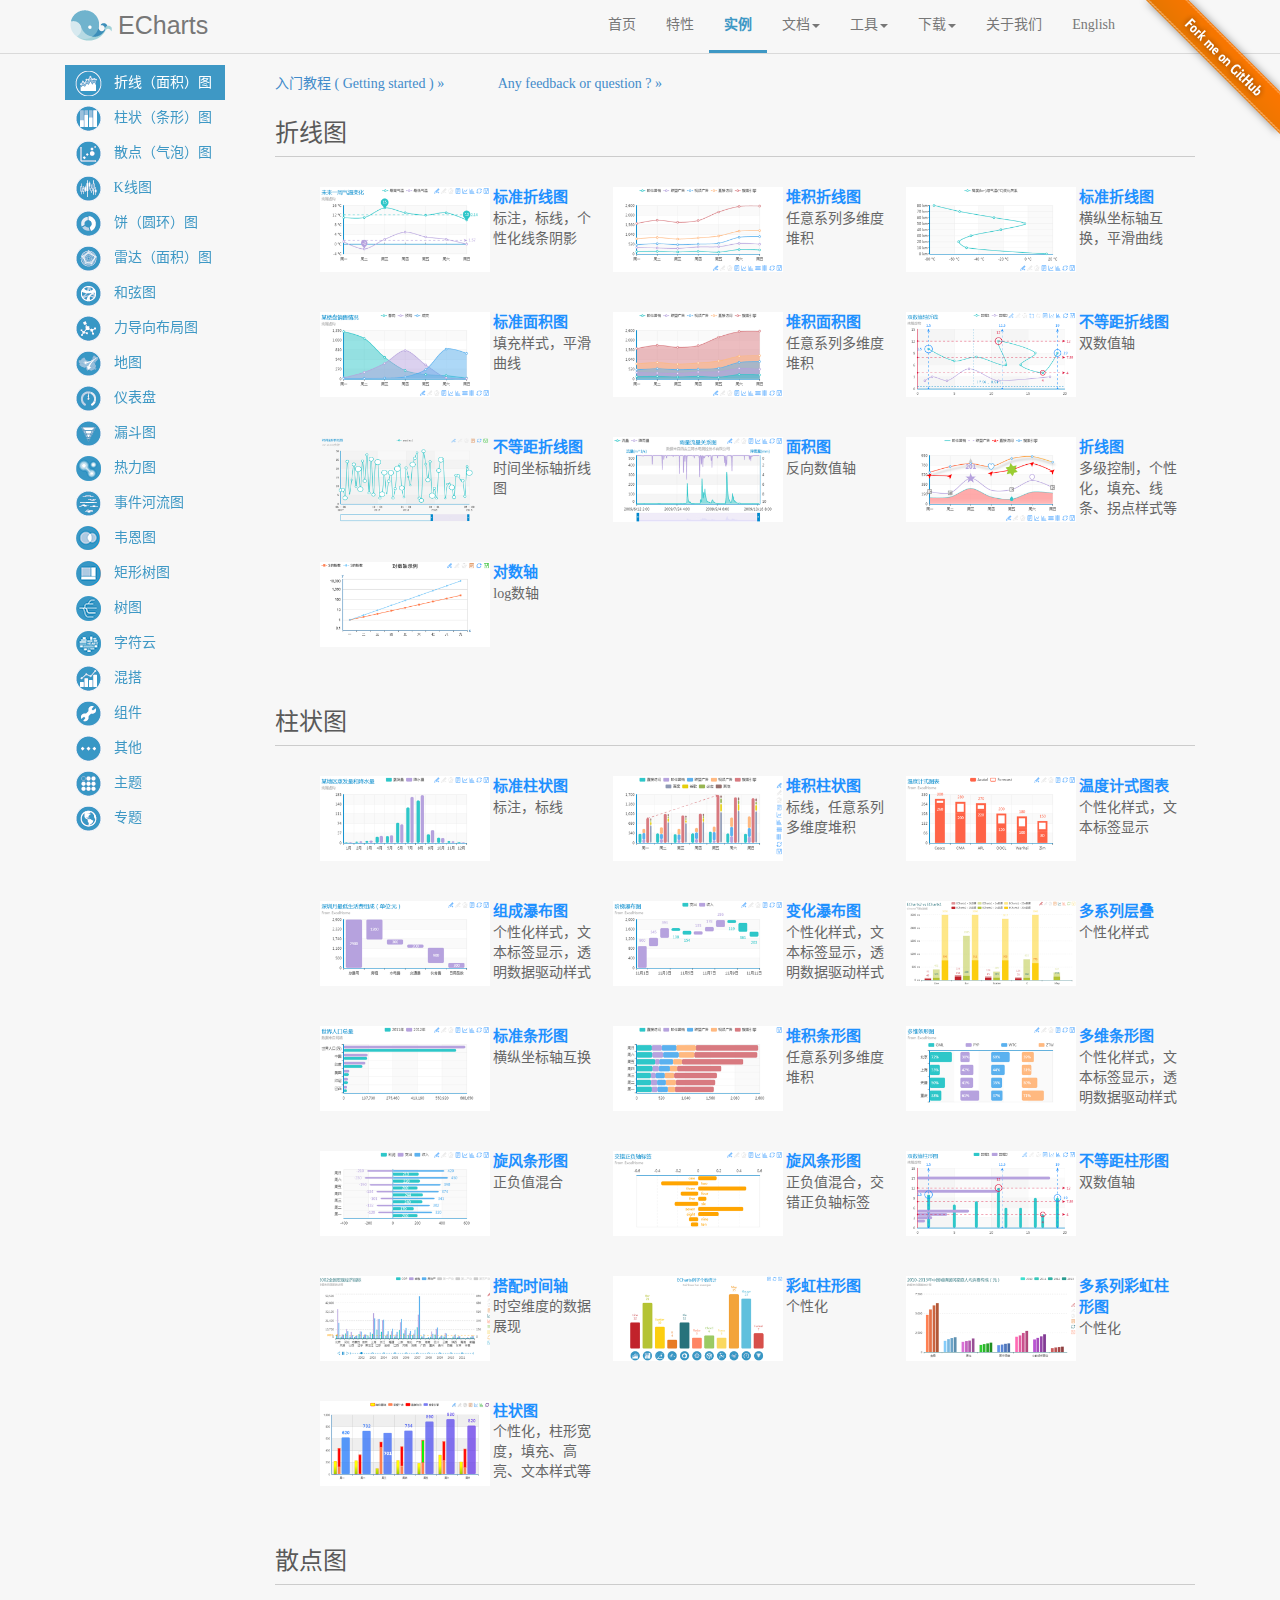
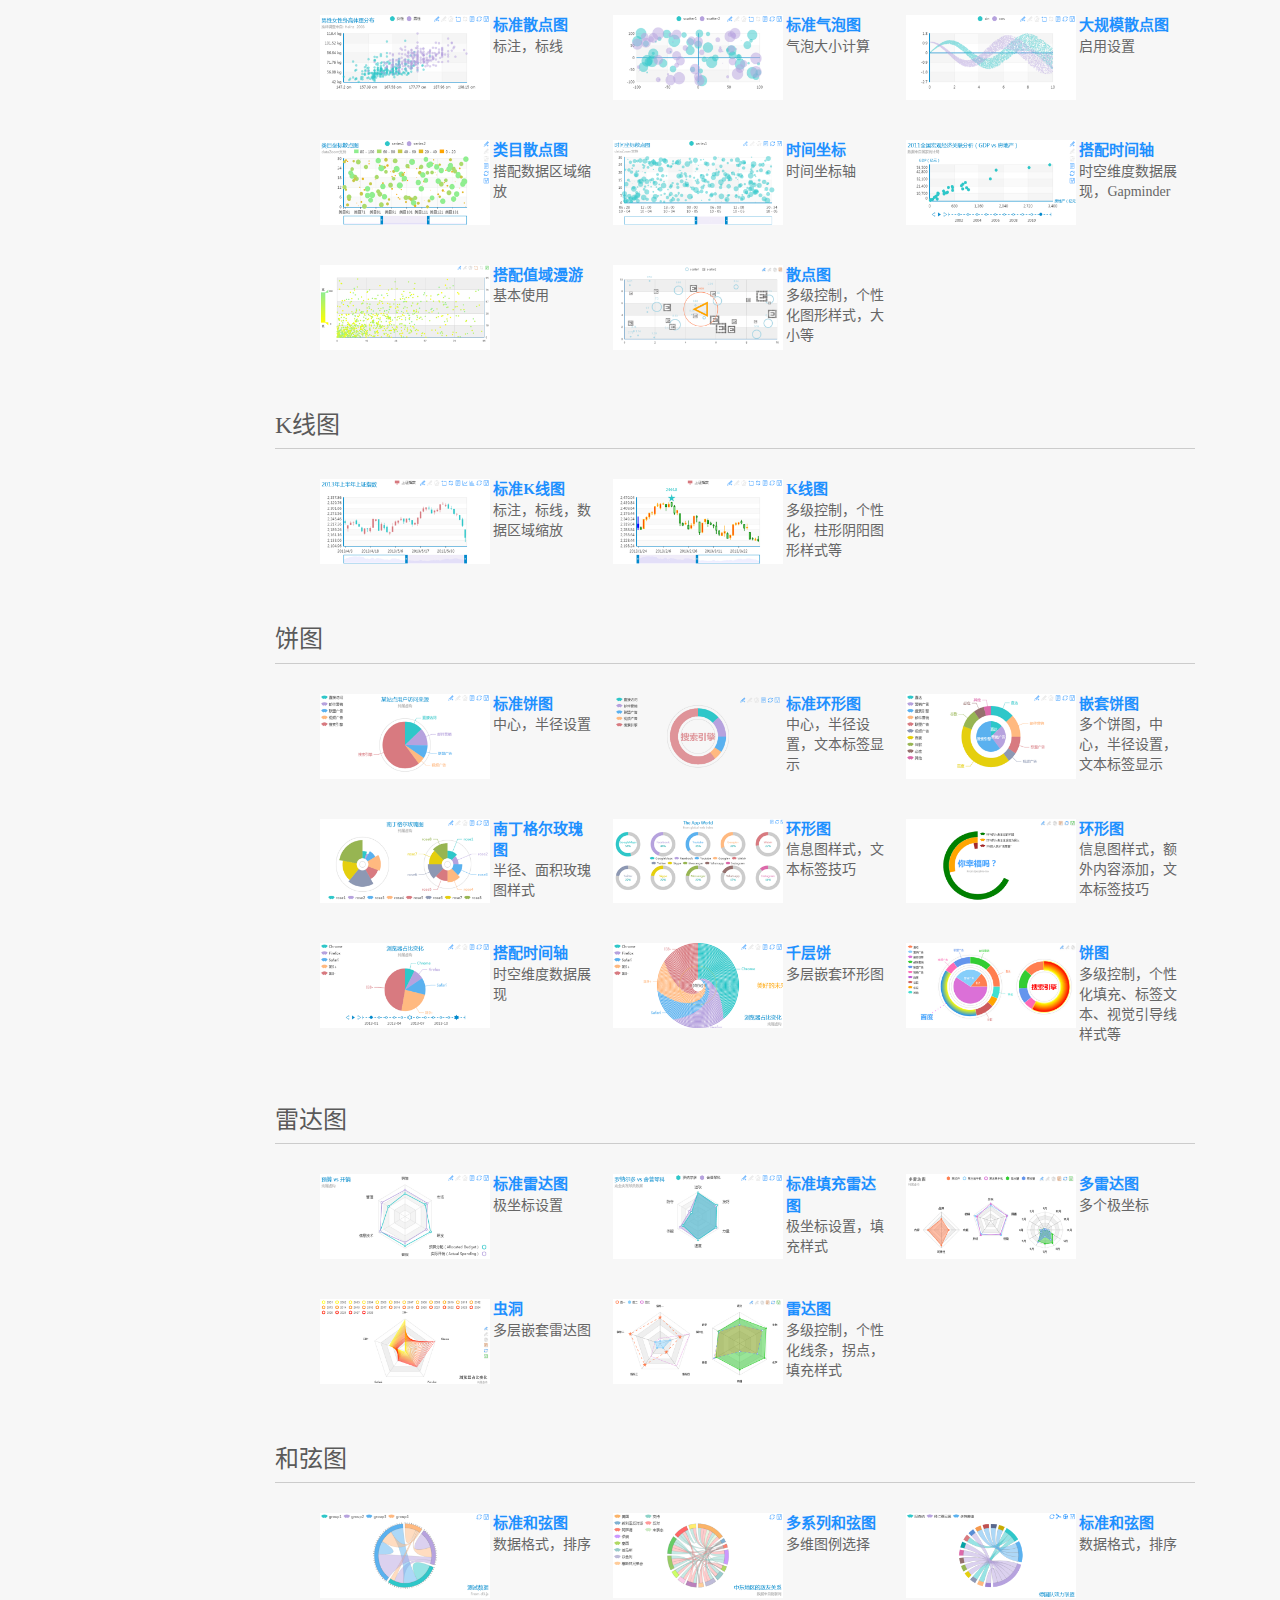
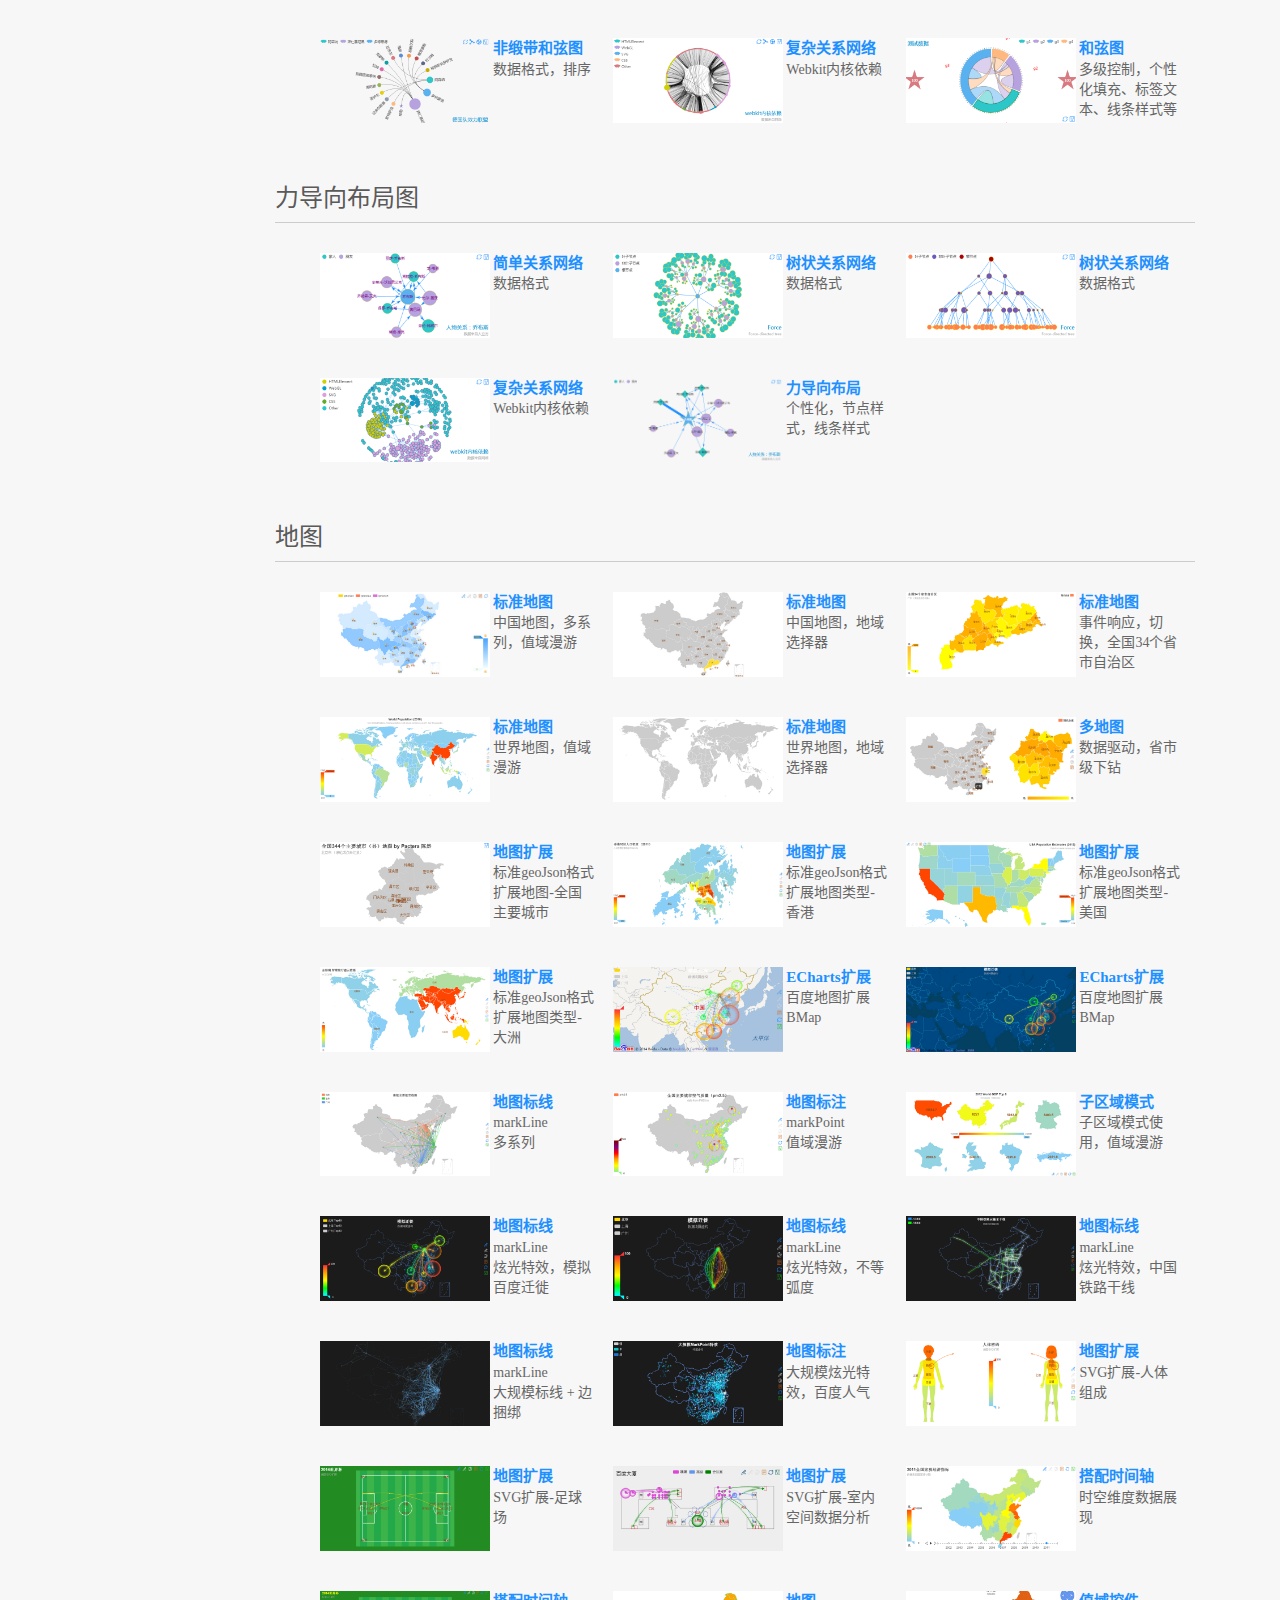
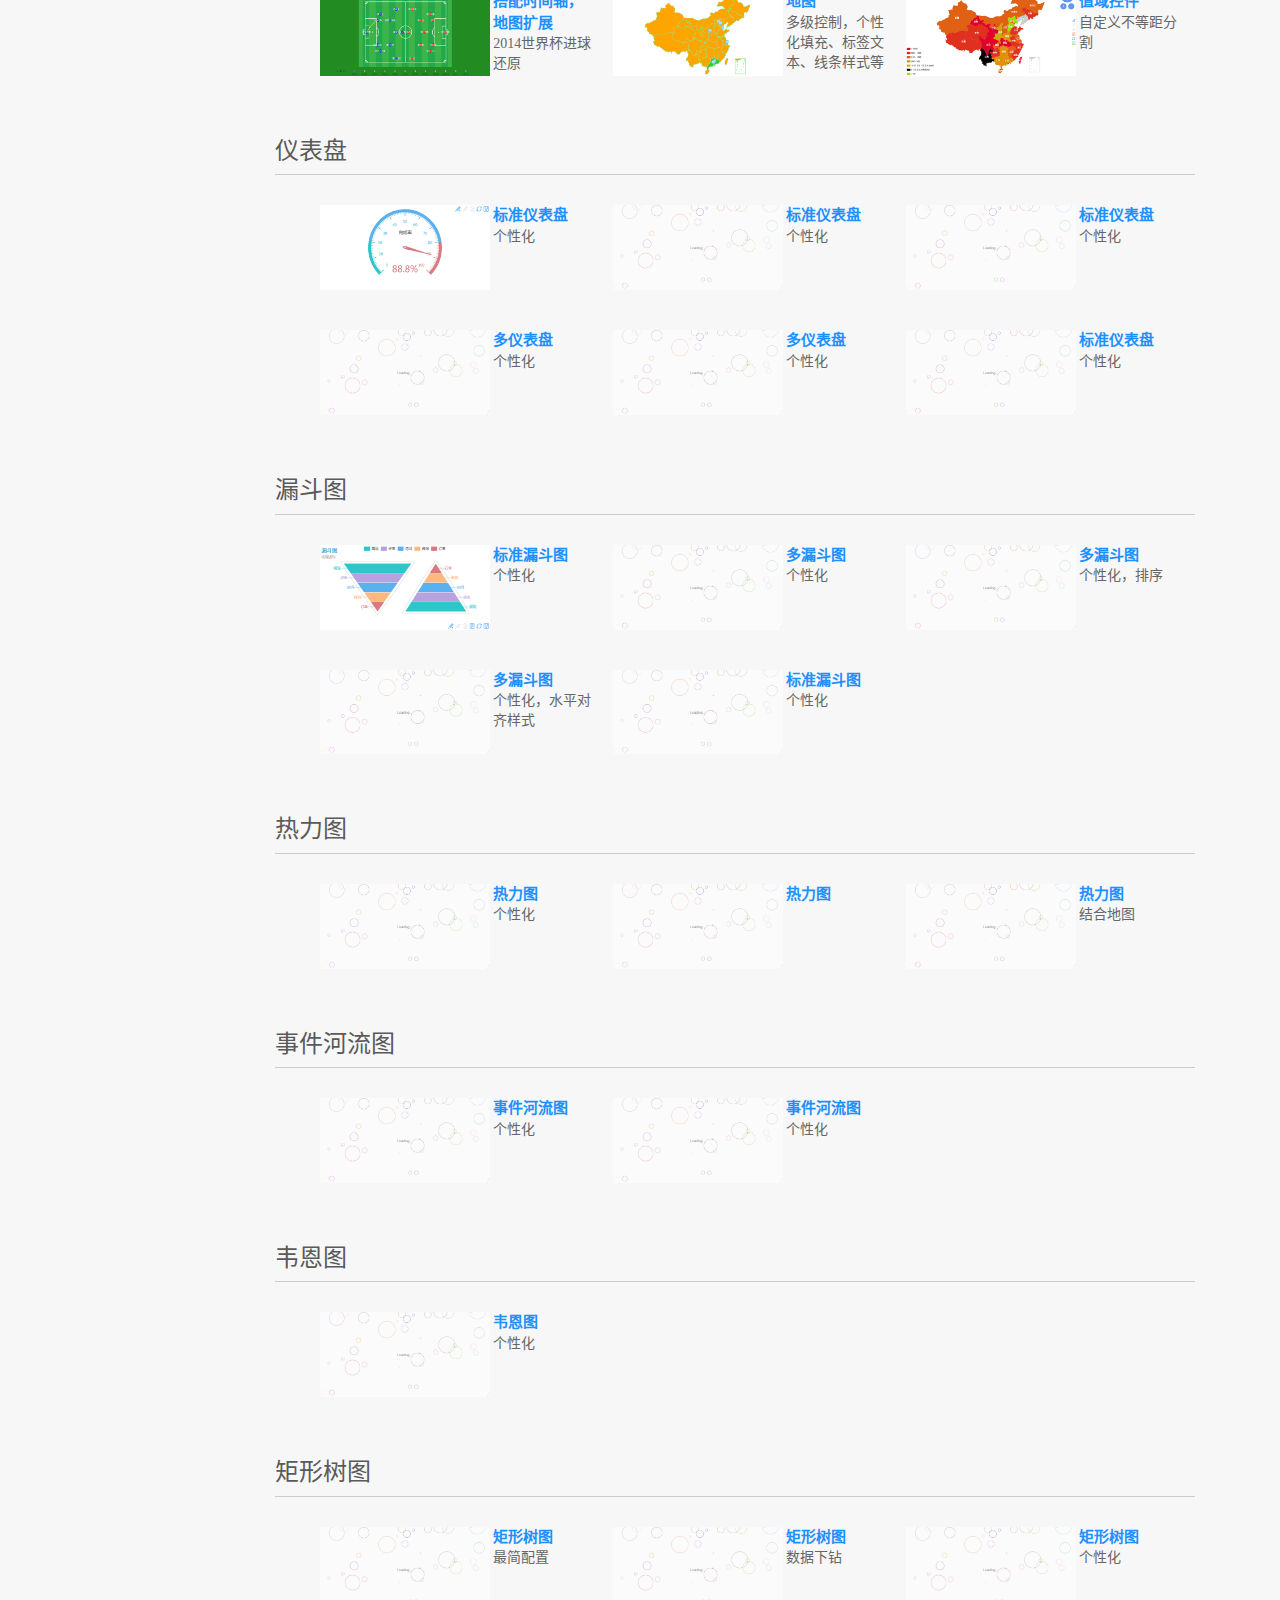
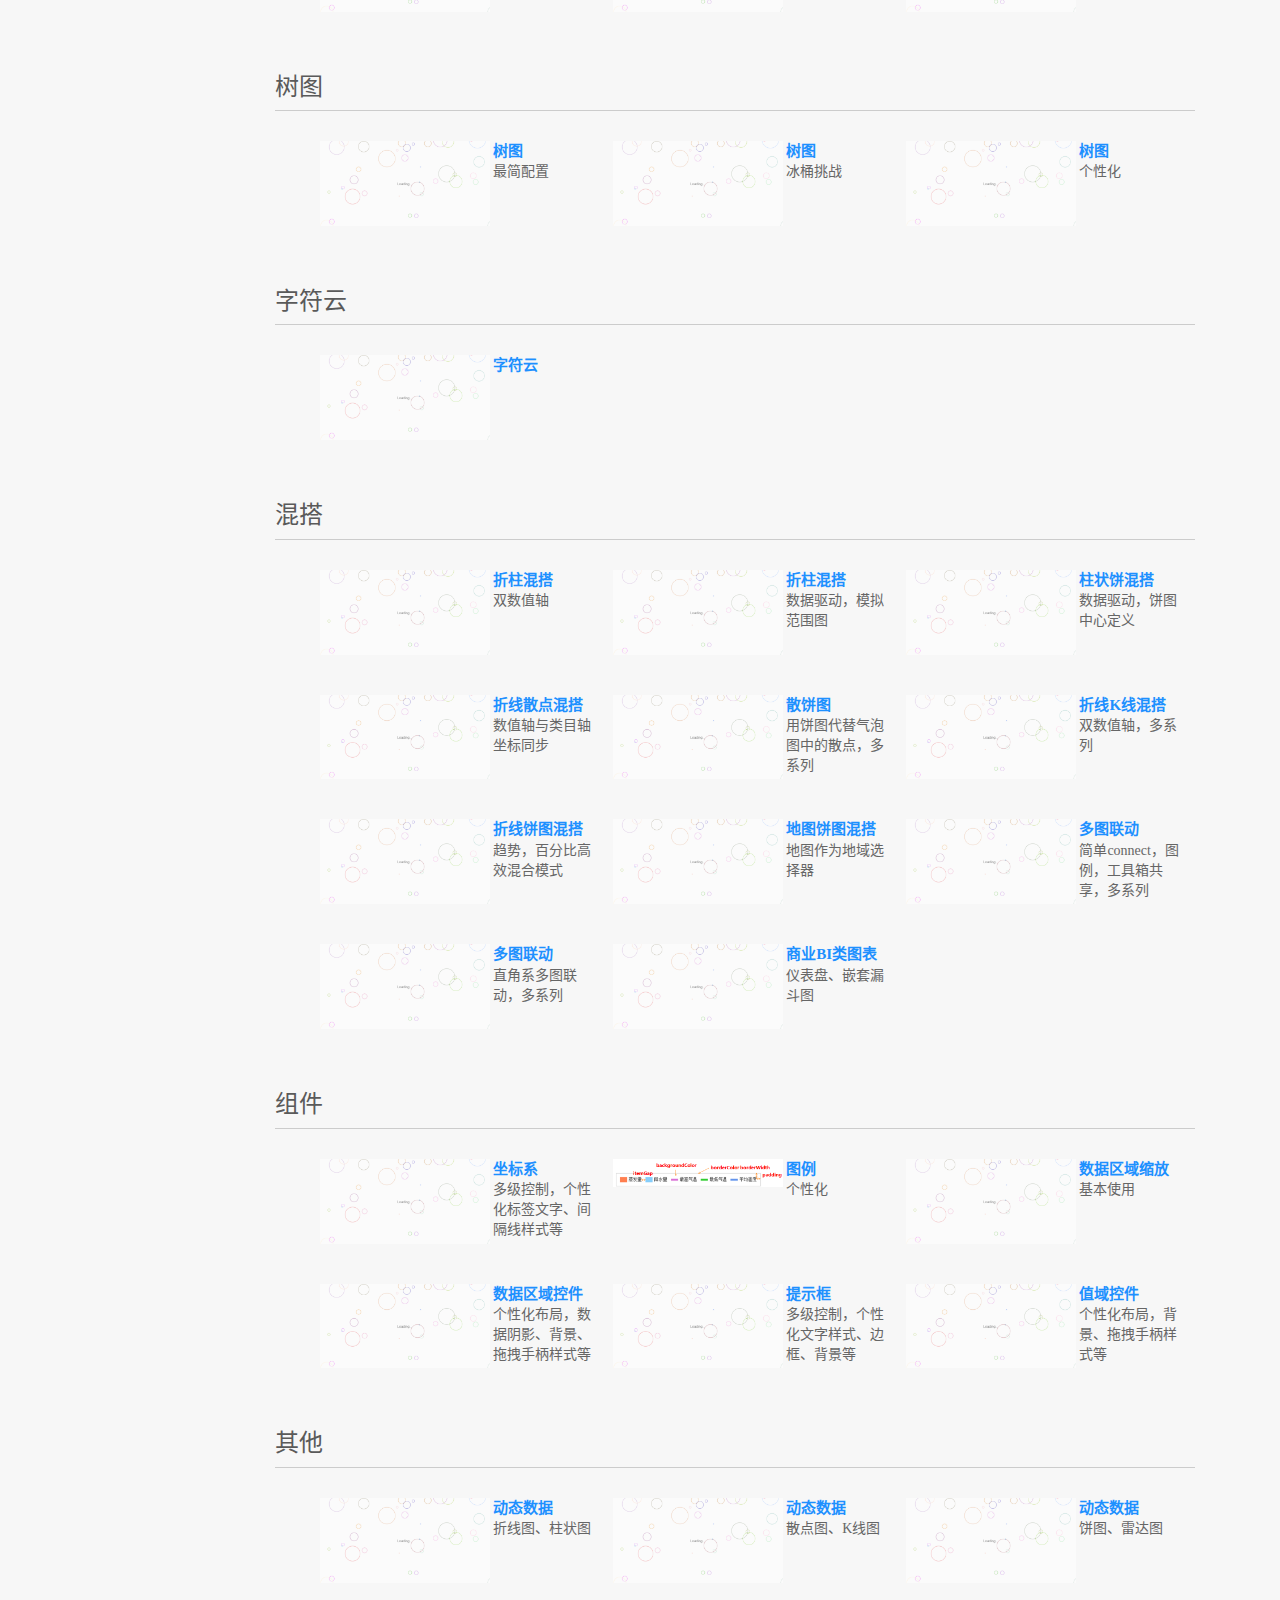
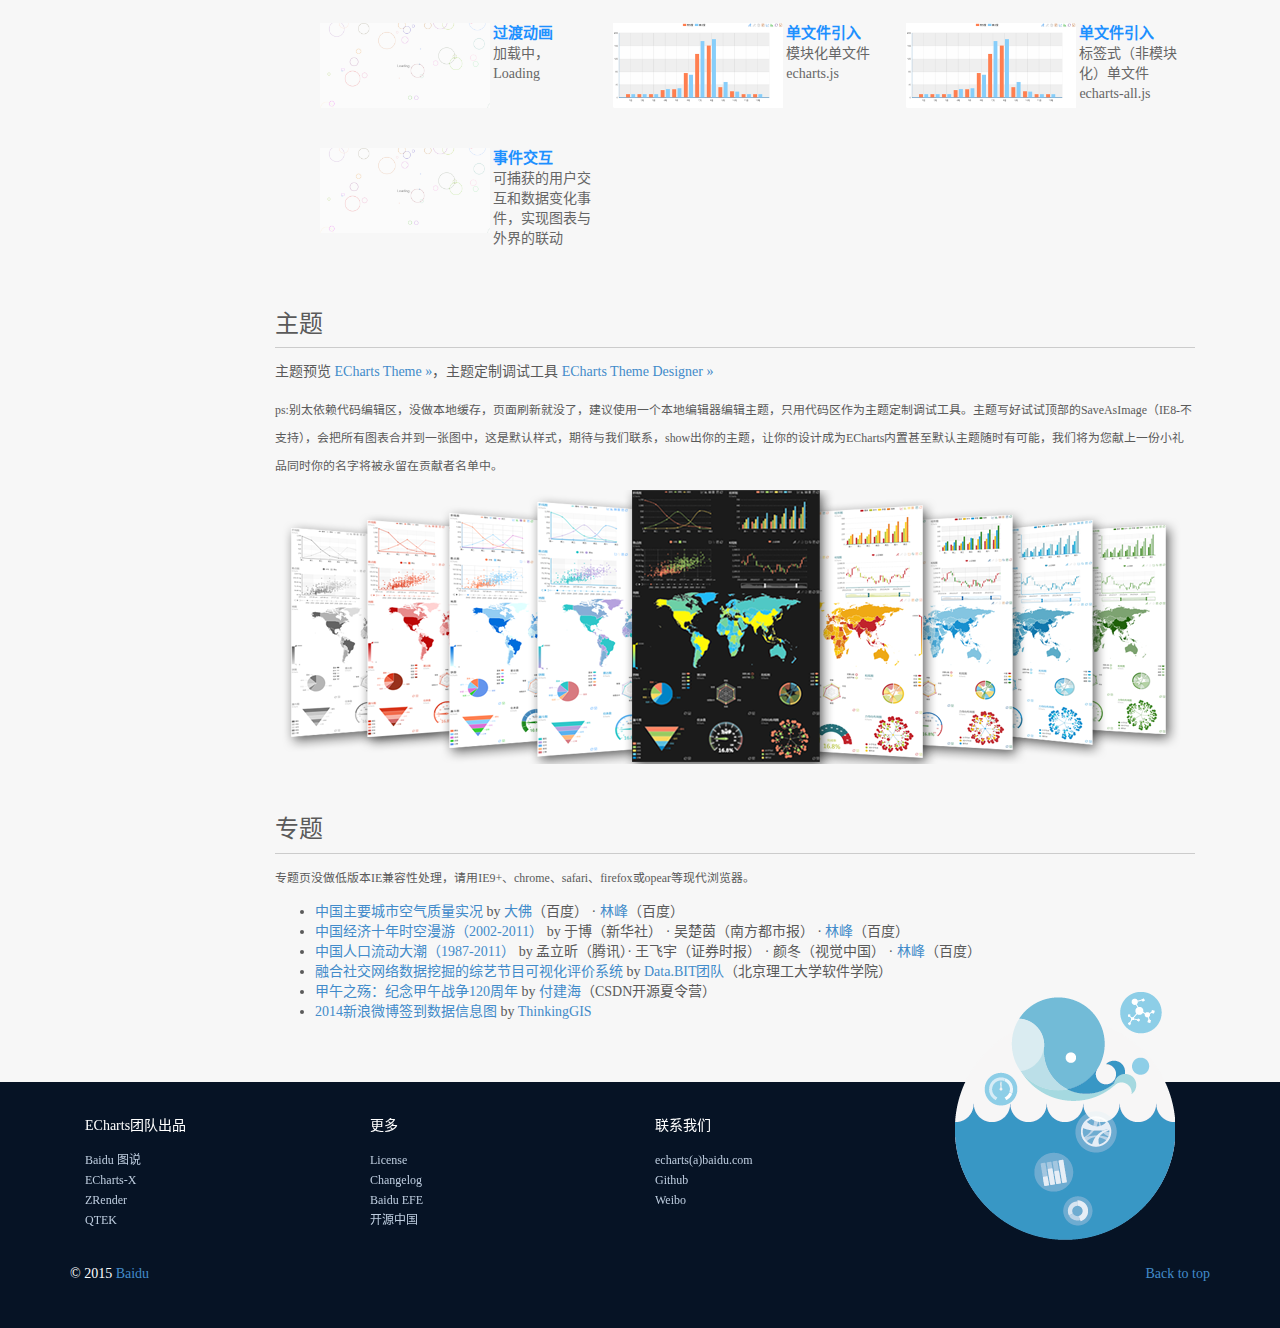
<file: WebContent/static/plugins/echarts/doc/example.html>
<!DOCTYPE html>
<html lang="zh-cn">
  <head>
    <meta charset="utf-8">
    <meta http-equiv="X-UA-Compatible" content="IE=edge">
    <meta name="viewport" content="width=device-width, initial-scale=1.0">
    <meta name="description" content="ECharts">
    <meta name="author" content="kener.linfeng@gmail.com">
    <title>ECharts · Example</title>

    <link rel="shortcut icon" href="./asset/ico/favicon.png">

    <link href="./asset/css/font-awesome.min.css" rel="stylesheet">
    <link href="./asset/css/bootstrap.css" rel="stylesheet">
    <link href="./asset/css/carousel.css" rel="stylesheet">
    <link href="./asset/css/echartsHome.css" rel="stylesheet">
    <!-- HTML5 shim and Respond.js IE8 support of HTML5 elements and media queries -->
    <!--[if lt IE 9]>
      <script src="https://oss.maxcdn.com/html5shiv/3.7.2/html5shiv.min.js"></script>
      <script src="https://oss.maxcdn.com/respond/1.4.2/respond.min.js"></script>
    <![endif]-->
    <style type="text/css">
        .affix {
            width:160px;
        }
        .affix li {
            list-style-type : none;
            height : 35px;
            line-height:35px;
            vertical-align:middle;
        }
        ul.slides li{
            width : 33.3%;
            overflow:hidden;
            float : left;
            border:0px solid #ccc;
            margin: 15px 0;
            list-style-type : none;
            position:relative;
        }
        ul.slides li a {
            padding:5px;
            display:block;
        }
        ul.slides li a strong{
            font-size:15px;
            color : #1e90ff;
        }
        ul.slides li a:hover {
            background-color:#eee;
            text-decoration:none;
        }
        ul.slides li img {
            width:60%;
        }
        ul.slides li span {
            color:#666;
            width:36%;
            vertical-align:top;
            display:inline-block;
            *zoom:1;
        }
        .col-md-10 h3 {
            clear:both;
            margin:10px 0;
            padding-bottom:10px;
            border-bottom:1px solid #ccc;
        }
        .col-md-10 h3 a {
            display:inline-block;
            *zoom:1;
            padding-top:63px;
        }
        #chartsTypeNav ul li {
            transition: background-color 0.3s;
            -moz-transition: background-color 0.3s;
            -webkit-transition: background-color 0.3s;
            -o-transition: background-color 0.3s;
            padding-left:10px;
        }
    </style>
</head>

<body>
    <!-- Fixed navbar -->
    <div class="navbar navbar-default navbar-fixed-top" role="navigation" id="head"></div>

    <div class="container" style="padding-top:10px;">
        <div class="row-fluid">
            <div class="col-md-2">
                <div class = 'affix' style="margin-left:-20px;" id="chartsTypeNav">
                    <ul style="padding:5px 0;">
                        <li><i class="ec-icon ec-icon-line"></i> <a href="#line">折线（面积）图</a></li>
                        <li><i class="ec-icon ec-icon-bar"></i> <a href="#bar">柱状（条形）图</a></li>
                        <li><i class="ec-icon ec-icon-scatter"></i> <a href="#scatter">散点（气泡）图</a></li>
                        <li><i class="ec-icon ec-icon-k"></i> <a href="#k">K线图</a></li>
                        <li><i class="ec-icon ec-icon-pie"></i> <a href="#pie">饼（圆环）图</a></li>
                        <li><i class="ec-icon ec-icon-radar"></i> <a href="#radar">雷达（面积）图</a></li>
                        <li><i class="ec-icon ec-icon-chord"></i> <a href="#chord">和弦图</a></li>
                        <li><i class="ec-icon ec-icon-force"></i> <a href="#force">力导向布局图</a></li>
                        <li><i class="ec-icon ec-icon-map"></i> <a href="#map">地图</a></li>
                        <li><i class="ec-icon ec-icon-gauge"></i> <a href="#gauge">仪表盘</a></li>
                        <li><i class="ec-icon ec-icon-funnel"></i> <a href="#funnel">漏斗图</a></li>
                        <li><i class="ec-icon ec-icon-heatmap"></i> <a href="#heatmap">热力图</a></li>
                        <li><i class="ec-icon ec-icon-eventRiver"></i> <a href="#eventRiver">事件河流图</a></li>
                        <li><i class="ec-icon ec-icon-venn"></i> <a href="#venn">韦恩图</a></li>
                        <li><i class="ec-icon ec-icon-treemap"></i> <a href="#treemap">矩形树图</a></li>
                        <li><i class="ec-icon ec-icon-tree"></i> <a href="#tree">树图</a></li>
                        <li><i class="ec-icon ec-icon-wordCloud"></i> <a href="#wordCloud">字符云</a></li>
                        <li><i class="ec-icon ec-icon-mix"></i> <a href="#mix">混搭</a></li>
                        <li><i class="ec-icon ec-icon-component"></i> <a href="#component">组件</a></li>
                        <li><i class="ec-icon ec-icon-other"></i> <a href="#other">其他</a></li>
                        <li><i class="ec-icon ec-icon-theme"></i> <a href="#theme">主题</a></li>
                        <li><i class="ec-icon ec-icon-topic"></i> <a href="#topic">专题</a></li>
                    </ul>
                </div>
            </div>
            <div class="col-md-10">
                <p style="margin:10px 0 -30px 0">
                    <a href="./start.html" target="_blank" style="margin-right: 50px;">入门教程 ( Getting started ) »</a>
                    <a href="https://github.com/ecomfe/echarts/issues?page=1&state=open" target="_blank">Any feedback or question ? »</a>
                </p>
                <div>
                    <h3>折线图<a name="line"> </a></h3>
                    <div class="section">
                        <div class="thumb3">
                          <ul class="slides">
                            <li data-thumb="asset/img/example/line1.png">
                              <a href="example/line1.html"><img src="asset/img/example/line1.png" >
                              <span><strong>标准折线图</strong><br/>标注，标线，个性化线条阴影</span></a>
                            </li><!--/li-->
                            <li data-thumb="asset/img/example/cache.png">
                              <a href="example/line2.html"><img src="asset/img/example/cache.png">
                              <span><strong>堆积折线图</strong><br/>任意系列多维度堆积</span></a>
                            </li><!--/li-->
                            <li data-thumb="asset/img/example/cache.png">
                              <a href="example/line5.html"><img src="asset/img/example/cache.png">
                              <span><strong>标准折线图</strong><br/>横纵坐标轴互换，平滑曲线</span></a>
                            </li><!--/li-->
                            <li data-thumb="asset/img/example/cache.png">
                              <a href="example/line3.html"><img src="asset/img/example/cache.png">
                              <span><strong>标准面积图</strong><br/>填充样式，平滑曲线<br/></span></a>
                            </li><!--/li-->
                            <li data-thumb="asset/img/example/cache.png">
                              <a href="example/line4.html"><img src="asset/img/example/cache.png">
                              <span><strong>堆积面积图</strong><br/>任意系列多维度堆积</span></a>
                            </li><!--/li-->
                            <li data-thumb="asset/img/example/cache.png">
                              <a href="example/line7.html"><img src="asset/img/example/cache.png">
                              <span><strong>不等距折线图</strong><br/>双数值轴</span></a>
                            </li><!--/li-->
                            <li data-thumb="asset/img/example/cache.png">
                              <a href="example/line8.html"><img src="asset/img/example/cache.png">
                              <span><strong>不等距折线图</strong><br/>时间坐标轴折线图</span></a>
                            </li><!--/li-->
                            <li data-thumb="asset/img/example/cache.png">
                              <a href="example/line6.html"><img src="asset/img/example/cache.png">
                              <span><strong>面积图</strong><br/>反向数值轴</span></a>
                            </li><!--/li-->
                            <li data-thumb="asset/img/example/cache.png">
                              <a href="example/line.html"><img src="asset/img/example/cache.png">
                              <span><strong>折线图</strong><br/>多级控制，个性化，填充、线条、拐点样式等</span></a>
                            </li><!--/li-->
                            <li data-thumb="asset/img/example/cache.png">
                              <a href="example/line9.html"><img src="asset/img/example/cache.png">
                              <span><strong>对数轴</strong><br/>log数轴</span></a>
                            </li><!--/li-->
                          </ul>
                        </div>
                    </div>
                </div>
                <div>
                    <h3>柱状图<a name="bar"> </a></h3>
                    <div class="section">
                        <div class="thumb4">
                          <ul class="slides">
                            <li data-thumb="asset/img/example/bar1.png">
                              <a href="example/bar1.html"><img src="asset/img/example/bar1.png">
                              <span><strong>标准柱状图</strong><br/>标注，标线</span></a>
                            </li><!--/li-->
                            <li data-thumb="asset/img/example/cache.png">
                              <a href="example/bar2.html"><img src="asset/img/example/cache.png">
                              <span><strong>堆积柱状图</strong><br/>标线，任意系列多维度堆积</span></a>
                            </li><!--/li-->
                            <li data-thumb="asset/img/example/cache.png">
                              <a href="example/bar10.html"><img src="asset/img/example/cache.png">
                              <span><strong>温度计式图表</strong><br/>个性化样式，文本标签显示</span></a>
                            </li><!--/li-->
                            <li data-thumb="asset/img/example/cache.png">
                              <a href="example/bar7.html"><img src="asset/img/example/cache.png">
                              <span><strong>组成瀑布图</strong><br/>个性化样式，文本标签显示，透明数据驱动样式</span></a>
                            </li><!--/li-->
                            <li data-thumb="asset/img/example/cache.png">
                              <a href="example/bar6.html"><img src="asset/img/example/cache.png">
                              <span><strong>变化瀑布图</strong><br/>个性化样式，文本标签显示，透明数据驱动样式</span></a>
                            </li><!--/li-->
                            <li data-thumb="asset/img/example/cache.png">
                              <a href="example/bar12.html"><img src="asset/img/example/cache.png">
                              <span><strong>多系列层叠</strong><br/>个性化样式</span></a>
                            </li><!--/li-->
                            <li data-thumb="asset/img/example/cache.png">
                              <a href="example/bar3.html"><img src="asset/img/example/cache.png">
                              <span><strong>标准条形图</strong><br/>横纵坐标轴互换</span></a>
                            </li><!--/li-->
                            <li data-thumb="asset/img/example/cache.png">
                              <a href="example/bar4.html"><img src="asset/img/example/cache.png">
                              <span><strong>堆积条形图</strong><br/>任意系列多维度堆积</span></a>
                            </li><!--/li-->
                            <li data-thumb="asset/img/example/cache.png">
                              <a href="example/bar9.html"><img src="asset/img/example/cache.png">
                              <span><strong>多维条形图</strong><br/>个性化样式，文本标签显示，透明数据驱动样式</span></a>
                            </li><!--/li-->
                            <li data-thumb="asset/img/example/cache.png">
                              <a href="example/bar5.html"><img src="asset/img/example/cache.png">
                              <span><strong>旋风条形图</strong><br/>正负值混合</span></a>
                            </li><!--/li-->
                            <li data-thumb="asset/img/example/cache.png">
                              <a href="example/bar8.html"><img src="asset/img/example/cache.png">
                              <span><strong>旋风条形图</strong><br/>正负值混合，交错正负轴标签</span></a>
                            </li><!--/li-->
                            <li data-thumb="asset/img/example/cache.png">
                              <a href="example/bar13.html"><img src="asset/img/example/cache.png">
                              <span><strong>不等距柱形图</strong><br/>双数值轴</span></a>
                            </li><!--/li-->
                            <li data-thumb="asset/img/example/cache.png">
                              <a href="example/bar11.html"><img src="asset/img/example/cache.png">
                              <span><strong>搭配时间轴</strong><br/>时空维度的数据展现</span></a>
                            </li><!--/li-->
                            <li data-thumb="asset/img/example/cache.png">
                              <a href="example/bar14.html"><img src="asset/img/example/cache.png">
                              <span><strong>彩虹柱形图</strong><br/>个性化</span></a>
                            </li><!--/li-->
                            <li data-thumb="asset/img/example/cache.png">
                              <a href="example/bar15.html"><img src="asset/img/example/cache.png">
                              <span><strong>多系列彩虹柱形图</strong><br/>个性化</span></a>
                            </li><!--/li-->
                            <li data-thumb="asset/img/example/cache.png">
                              <a href="example/bar.html"><img src="asset/img/example/cache.png">
                              <span><strong>柱状图</strong><br/>个性化，柱形宽度，填充、高亮、文本样式等</span></a>
                            </li><!--/li-->
                          </ul>
                        </div>
                    </div>
                </div>
                <div>
                    <h3>散点图<a name="scatter"> </a></h3>
                    <div class="section">
                        <div class="thumb4">
                          <ul class="slides">
                            <li data-thumb="asset/img/example/scatter1.png">
                              <a href="example/scatter1.html"><img src="asset/img/example/scatter1.png">
                              <span><strong>标准散点图</strong><br/>标注，标线</span></a>
                            </li><!--/li-->
                            <li data-thumb="asset/img/example/cache.png">
                               <a href="example/scatter2.html"><img src="asset/img/example/cache.png">
                              <span><strong>标准气泡图</strong><br/>气泡大小计算</span></a>
                            </li><!--/li-->
                            <li data-thumb="asset/img/example/cache.png">
                               <a href="example/scatter3.html"><img src="asset/img/example/cache.png">
                              <span><strong>大规模散点图</strong><br/>启用设置</span></a>
                            </li><!--/li-->
                            <li data-thumb="asset/img/example/cache.png">
                              <a href="example/scatter5.html"><img src="asset/img/example/cache.png">
                              <span><strong>类目散点图</strong><br/>搭配数据区域缩放</span></a>
                            </li><!--/li-->
                            <li data-thumb="asset/img/example/cache.png">
                              <a href="example/scatter6.html"><img src="asset/img/example/cache.png">
                              <span><strong>时间坐标</strong><br/>时间坐标轴</span></a>
                            </li><!--/li-->
                            <li data-thumb="asset/img/example/cache.png">
                              <a href="example/scatter4.html"><img src="asset/img/example/cache.png">
                              <span><strong>搭配时间轴</strong><br/>时空维度数据展现，Gapminder</span></a>
                            </li><!--/li-->
                            <li data-thumb="asset/img/example/cache.png">
                              <a href="example/dataRange1.html"><img src="asset/img/example/cache.png">
                              <span><strong>搭配值域漫游</strong><br/>基本使用</span></a>
                            </li><!--/li-->
                            <li data-thumb="asset/img/example/cache.png">
                              <a href="example/scatter.html"><img src="asset/img/example/cache.png">
                              <span><strong>散点图</strong><br/>多级控制，个性化图形样式，大小等</span></a>
                            </li><!--/li-->
                          </ul>
                        </div>
                    </div>
                </div>
                <div>
                    <h3>K线图<a name="k"> </a></h3>
                    <div class="section">
                        <div class="thumb4">
                          <ul class="slides">
                            <li data-thumb="asset/img/example/k1.png">
                              <a href="example/k1.html"><img src="asset/img/example/k1.png">
                              <span><strong>标准K线图</strong><br/>标注，标线，数据区域缩放</span></a>
                            </li><!--/li-->
                            <li data-thumb="asset/img/example/cache.png">
                              <a href="example/k.html"><img src="asset/img/example/cache.png">
                              <span><strong>K线图</strong><br/>多级控制，个性化，柱形阴阳图形样式等</span></a>
                            </li><!--/li-->
                          </ul>
                        </div>
                    </div>
                </div>
                <div>
                    <h3>饼图<a name="pie"> </a></h3>
                    <div class="section">
                        <div class="thumb4">
                            <ul class="slides">
                                <li data-thumb="asset/img/example/cache.png">
                                  <a href="example/pie1.html"><img src="asset/img/example/cache.png">
                                  <span><strong>标准饼图</strong><br/>中心，半径设置</span></a>
                                </li><!--/li-->
                                <li data-thumb="asset/img/example/cache.png">
                                  <a href="example/pie2.html"><img src="asset/img/example/cache.png">
                                  <span><strong>标准环形图</strong><br/>中心，半径设置，文本标签显示</span></a>
                                </li><!--/li-->
                                <li data-thumb="asset/img/example/cache.png">
                                  <a href="example/pie3.html"><img src="asset/img/example/cache.png">
                                  <span><strong>嵌套饼图</strong><br/>多个饼图，中心，半径设置，文本标签显示</span></a>
                                </li><!--/li-->
                                <li data-thumb="asset/img/example/cache.png">
                                  <a href="example/pie4.html"><img src="asset/img/example/cache.png">
                                  <span><strong>南丁格尔玫瑰图</strong><br/>半径、面积玫瑰图样式</span></a>
                                </li><!--/li-->
                                <li data-thumb="asset/img/example/cache.png">
                                  <a href="example/pie5.html"><img src="asset/img/example/cache.png">
                                  <span><strong>环形图</strong><br/>信息图样式，文本标签技巧</span></a>
                                </li><!--/li-->
                                <li data-thumb="asset/img/example/cache.png">
                                  <a href="example/pie6.html"><img src="asset/img/example/cache.png">
                                  <span><strong>环形图</strong><br/>信息图样式，额外内容添加，文本标签技巧</span></a>
                                </li><!--/li-->
                                <li data-thumb="asset/img/example/cache.png">
                                  <a href="example/pie7.html"><img src="asset/img/example/cache.png">
                                  <span><strong>搭配时间轴</strong><br/>时空维度数据展现</span></a>
                                </li><!--/li-->
                                <li data-thumb="asset/img/example/cache.png">
                                  <a href="example/lasagna.html"><img src="asset/img/example/cache.png">
                                  <span><strong>千层饼</strong><br/>多层嵌套环形图</span></a>
                                </li><!--/li-->
                                <li data-thumb="asset/img/example/cache.png">
                                  <a href="example/pie.html"><img src="asset/img/example/cache.png">
                                  <span><strong>饼图</strong><br/>多级控制，个性化填充、标签文本、视觉引导线样式等</span></a>
                                </li><!--/li-->
                            </ul>
                        </div>
                      </div>
                </div>
                <div>
                    <h3>雷达图<a name="radar"> </a></h3>
                    <div class="section">
                        <div class="thumb4">
                            <ul class="slides">
                                <li data-thumb="asset/img/example/cache.png">
                                  <a href="example/radar1.html"><img src="asset/img/example/cache.png">
                                  <span><strong>标准雷达图</strong><br/>极坐标设置</span></a>
                                </li><!--/li-->
                                <li data-thumb="asset/img/example/cache.png">
                                  <a href="example/radar2.html"><img src="asset/img/example/cache.png">
                                  <span><strong>标准填充雷达图</strong><br/>极坐标设置，填充样式</span></a>
                                </li><!--/li-->
                                <li data-thumb="asset/img/example/cache.png">
                                  <a href="example/radar3.html"><img src="asset/img/example/cache.png">
                                  <span><strong>多雷达图</strong><br/>多个极坐标</span></a>
                                </li><!--/li-->
                                <li data-thumb="asset/img/example/cache.png">
                                  <a href="example/wormhole.html"><img src="asset/img/example/cache.png">
                                  <span><strong>虫洞</strong><br/>多层嵌套雷达图</span></a>
                                </li><!--/li-->
                                <li data-thumb="asset/img/example/cache.png">
                                  <a href="example/radar.html"><img src="asset/img/example/cache.png">
                                  <span><strong>雷达图</strong><br/>多级控制，个性化线条，拐点，填充样式</span></a>
                                </li><!--/li-->
                            </ul>
                        </div>
                    </div>
                </div>
                <div>
                    <h3>和弦图<a name="chord"> </a></h3>
                    <div class="section">
                        <div class="thumb3">
                            <ul class="slides">
                                <li data-thumb="asset/img/example/cache.png">
                                  <a href="example/chord1.html"><img src="asset/img/example/cache.png">
                                  <span><strong>标准和弦图</strong><br/>数据格式，排序</span></a>
                                </li><!--/li-->
                                <li data-thumb="asset/img/example/cache.png">
                                  <a href="example/chord2.html"><img src="asset/img/example/cache.png">
                                  <span><strong>多系列和弦图</strong><br/>多维图例选择</span></a>
                                </li><!--/li-->
                                <li data-thumb="asset/img/example/cache.png">
                                  <a href="example/chord3.html"><img src="asset/img/example/cache.png">
                                  <span><strong>标准和弦图</strong><br/>数据格式，排序</span></a>
                                </li><!--/li-->
                                <li data-thumb="asset/img/example/cache.png">
                                  <a href="example/chord4.html"><img src="asset/img/example/cache.png">
                                  <span><strong>非缎带和弦图</strong><br/>数据格式，排序</span></a>
                                </li><!--/li-->
                                <li data-thumb="asset/img/example/cache.png">
                                  <a href="example/webkit-dep2.html"><img src="asset/img/example/cache.png">
                                  <span><strong>复杂关系网络</strong><br/>Webkit内核依赖</span></a>
                                </li><!--/li-->
                                <li data-thumb="asset/img/example/cache.png">
                                  <a href="example/chord.html"><img src="asset/img/example/cache.png">
                                  <span><strong>和弦图</strong><br/>多级控制，个性化填充、标签文本、线条样式等</span></a>
                                </li><!--/li-->
                            </ul>
                        </div>
                    </div>
                </div>
                <div>
                    <h3>力导向布局图<a name="force"> </a></h3>
                    <div class="section">
                        <div class="thumb3">
                            <ul class="slides">
                                <li data-thumb="asset/img/example/cache.png">
                                  <a href="example/force1.html"><img src="asset/img/example/cache.png">
                                  <span><strong>简单关系网络</strong><br/>数据格式</span></a>
                                </li><!--/li-->
                                <li data-thumb="asset/img/example/cache.png">
                                  <a href="example/force2.html"><img src="asset/img/example/cache.png">
                                  <span><strong>树状关系网络</strong><br/>数据格式</span></a>
                                </li><!--/li-->
                                <li data-thumb="asset/img/example/cache.png">
                                  <a href="example/force4.html"><img src="asset/img/example/cache.png">
                                  <span><strong>树状关系网络</strong><br/>数据格式</span></a>
                                </li><!--/li-->
                                <li data-thumb="asset/img/example/cache.png">
                                  <a href="example/webkit-dep.html"><img src="asset/img/example/cache.png">
                                  <span><strong>复杂关系网络</strong><br/>Webkit内核依赖</span></a>
                                </li><!--/li-->
                                <li data-thumb="asset/img/example/cache.png">
                                  <a href="example/force.html"><img src="asset/img/example/cache.png">
                                  <span><strong>力导向布局</strong><br/>个性化，节点样式，线条样式</span></a>
                                </li><!--/li-->
                            </ul>
                        </div>
                    </div>
                </div>
                <div>
                    <h3>地图<a name="map"> </a></h3>
                    <div class="section">
                        <div class="thumb4">
                            <ul class="slides">
                                <li data-thumb="asset/img/example/cache.png">
                                  <a href="example/map1.html"><img src="asset/img/example/cache.png">
                                  <span><strong>标准地图</strong><br/>中国地图，多系列，值域漫游</span></a>
                                </li><!--/li-->
                                <li data-thumb="asset/img/example/cache.png">
                                  <a href="example/map2.html"><img src="asset/img/example/cache.png">
                                  <span><strong>标准地图</strong><br/>中国地图，地域选择器</span></a>
                                </li><!--/li-->
                                <li data-thumb="asset/img/example/cache.png">
                                  <a href="example/map3.html"><img src="asset/img/example/cache.png">
                                  <span><strong>标准地图</strong><br/>事件响应，切换，全国34个省市自治区</span></a>
                                </li><!--/li-->
                                <li data-thumb="asset/img/example/cache.png">
                                  <a href="example/map4.html"><img src="asset/img/example/cache.png">
                                  <span><strong>标准地图</strong><br/>世界地图，值域漫游</span></a>
                                </li><!--/li-->
                                <li data-thumb="asset/img/example/cache.png">
                                  <a href="example/map5.html"><img src="asset/img/example/cache.png">
                                  <span><strong>标准地图</strong><br/>世界地图，地域选择器</span></a>
                                </li><!--/li-->
                                <li data-thumb="asset/img/example/cache.png">
                                  <a href="example/mix5.html"><img src="asset/img/example/cache.png">
                                  <span><strong>多地图</strong><br/>数据驱动，省市级下钻</span></a>
                                </li><!--/li-->
                                <li data-thumb="asset/img/example/cache.png">
                                  <a href="example/map20.html"><img src="asset/img/example/cache.png">
                                  <span><strong>地图扩展</strong><br/>标准geoJson格式扩展地图-全国主要城市</span></a>
                                </li><!--/li-->
                                <li data-thumb="asset/img/example/cache.png">
                                  <a href="example/map6.html"><img src="asset/img/example/cache.png">
                                  <span><strong>地图扩展</strong><br/>标准geoJson格式扩展地图类型-香港</span></a>
                                </li><!--/li-->
                                <li data-thumb="asset/img/example/cache.png">
                                  <a href="example/map7.html"><img src="asset/img/example/cache.png">
                                  <span><strong>地图扩展</strong><br/>标准geoJson格式扩展地图类型-美国</span></a>
                                </li><!--/li-->
                                <li data-thumb="asset/img/example/cache.png">
                                  <a href="example/map13.html"><img src="asset/img/example/cache.png">
                                  <span><strong>地图扩展</strong><br/>标准geoJson格式扩展地图类型-大洲</span></a>
                                </li><!--/li-->
                                <li data-thumb="asset/img/example/bmap1.png">
                                  <a href="../extension/BMap/doc/BMap.html"><img src="asset/img/example/bmap1.png" >
                                  <span><strong>ECharts扩展</strong><br/>百度地图扩展BMap</span></a>
                                </li><!--/li-->
                                <li data-thumb="asset/img/example/bmap2.png">
                                  <a href="../extension/BMap/doc/example.html"><img src="asset/img/example/bmap2.png" >
                                  <span><strong>ECharts扩展</strong><br/>百度地图扩展BMap</span></a>
                                </li><!--/li-->
                                <li data-thumb="asset/img/example/cache.png">
                                  <a href="example/map10.html"><img src="asset/img/example/cache.png">
                                  <span><strong>地图标线</strong><br/>markLine<br/>多系列</span></a>
                                </li><!--/li-->
                                <li data-thumb="asset/img/example/cache.png">
                                  <a href="example/map9.html"><img src="asset/img/example/cache.png">
                                  <span><strong>地图标注</strong><br/>markPoint<br/>值域漫游</span></a>
                                </li><!--/li-->
                                <li data-thumb="asset/img/example/cache.png">
                                  <a href="example/map8.html"><img src="asset/img/example/cache.png">
                                  <span><strong>子区域模式</strong><br/>子区域模式使用，值域漫游</span></a>
                                </li><!--/li-->
                                <li data-thumb="asset/img/example/cache.png">
                                  <a href="example/map11.html"><img src="asset/img/example/cache.png">
                                  <span><strong>地图标线</strong><br/>markLine<br/>炫光特效，模拟百度迁徙</span></a>
                                </li><!--/li-->
                                <li data-thumb="asset/img/example/cache.png">
                                  <a href="example/map21.html"><img src="asset/img/example/cache.png">
                                  <span><strong>地图标线</strong><br/>markLine<br/>炫光特效，不等弧度</span></a>
                                </li><!--/li-->
                                <li data-thumb="asset/img/example/cache.png">
                                  <a href="example/map12.html"><img src="asset/img/example/cache.png">
                                  <span><strong>地图标线</strong><br/>markLine<br/>炫光特效，中国铁路干线</span></a>
                                </li><!--/li-->
                                <li data-thumb="asset/img/example/cache.png">
                                  <a href="example/map22.html"><img src="asset/img/example/cache.png">
                                  <span><strong>地图标线</strong><br/>markLine<br/>大规模标线 + 边捆绑</span></a>
                                </li><!--/li-->
                                <li data-thumb="asset/img/example/cache.png">
                                  <a href="example/map15.html"><img src="asset/img/example/cache.png">
                                  <span><strong>地图标注</strong><br/>大规模炫光特效，百度人气</span></a>
                                </li><!--/li-->
                                <li data-thumb="asset/img/example/cache.png">
                                  <a href="example/map16.html"><img src="asset/img/example/cache.png">
                                  <span><strong>地图扩展</strong><br/>SVG扩展-人体组成</span></a>
                                </li><!--/li-->
                                <li data-thumb="asset/img/example/cache.png">
                                  <a href="example/map17.html"><img src="asset/img/example/cache.png">
                                  <span><strong>地图扩展</strong><br/>SVG扩展-足球场</span></a>
                                </li><!--/li-->
                                <li data-thumb="asset/img/example/cache.png">
                                  <a href="example/map18.html"><img src="asset/img/example/cache.png">
                                  <span><strong>地图扩展</strong><br/>SVG扩展-室内空间数据分析</span></a>
                                </li><!--/li-->
                                <li data-thumb="asset/img/example/cache.png">
                                  <a href="example/map14.html"><img src="asset/img/example/cache.png">
                                  <span><strong>搭配时间轴</strong><br/>时空维度数据展现</span></a>
                                </li><!--/li-->
                                <li data-thumb="asset/img/example/cache.png">
                                  <a href="example/map19.html"><img src="asset/img/example/cache.png">
                                  <span><strong>搭配时间轴，地图扩展</strong><br/>2014世界杯进球还原</span></a>
                                </li><!--/li-->
                                <li data-thumb="asset/img/example/cache.png">
                                  <a href="example/map.html"><img src="asset/img/example/cache.png">
                                  <span><strong>地图</strong><br/>多级控制，个性化填充、标签文本、线条样式等</span></a>
                                </li><!--/li-->
                                <li data-thumb="asset/img/example/cache.png">
                                  <a href="example/dataRange2.html"><img src="asset/img/example/cache.png">
                                  <span><strong>值域控件</strong><br/>自定义不等距分割</span></a>
                                </li><!--/li-->
                            </ul>
                        </div>
                    </div>
                </div>
                <div>
                    <h3>仪表盘<a name="gauge"> </a></h3>
                    <div class="section">
                        <div class="thumb4">
                          <ul class="slides">
                            <li data-thumb="asset/img/example/gauge1.png">
                              <a href="example/gauge1.html"><img src="asset/img/example/gauge1.png">
                              <span><strong>标准仪表盘</strong><br/>个性化</span></a>
                            </li><!--/li-->
                            <li data-thumb="asset/img/example/cache.png">
                               <a href="example/gauge2.html"><img src="asset/img/example/cache.png">
                              <span><strong>标准仪表盘</strong><br/>个性化</span></a>
                            </li><!--/li-->
                            <li data-thumb="asset/img/example/cache.png">
                               <a href="example/gauge3.html"><img src="asset/img/example/cache.png">
                              <span><strong>标准仪表盘</strong><br/>个性化</span></a>
                            </li><!--/li-->
                            <li data-thumb="asset/img/example/cache.png">
                              <a href="example/gauge4.html"><img src="asset/img/example/cache.png">
                              <span><strong>多仪表盘</strong><br/>个性化</span></a>
                            </li><!--/li-->
                            <li data-thumb="asset/img/example/cache.png">
                              <a href="example/gauge5.html"><img src="asset/img/example/cache.png">
                              <span><strong>多仪表盘</strong><br/>个性化</span></a>
                            </li><!--/li-->
                            <li data-thumb="asset/img/example/cache.png">
                              <a href="example/gauge.html"><img src="asset/img/example/cache.png">
                              <span><strong>标准仪表盘</strong><br/>个性化</span></a>
                            </li><!--/li-->
                          </ul>
                        </div>
                    </div>
                </div>
                <div>
                    <h3>漏斗图<a name="funnel"> </a></h3>
                    <div class="section">
                        <div class="thumb4">
                          <ul class="slides">
                            <li data-thumb="asset/img/example/funnel1.png">
                              <a href="example/funnel1.html"><img src="asset/img/example/funnel1.png">
                              <span><strong>标准漏斗图</strong><br/>个性化</span></a>
                            </li><!--/li-->
                            <li data-thumb="asset/img/example/cache.png">
                               <a href="example/funnel2.html"><img src="asset/img/example/cache.png">
                              <span><strong>多漏斗图</strong><br/>个性化</span></a>
                            </li><!--/li-->
                            <li data-thumb="asset/img/example/cache.png">
                               <a href="example/funnel3.html"><img src="asset/img/example/cache.png">
                              <span><strong>多漏斗图</strong><br/>个性化，排序</span></a>
                            </li><!--/li-->
                            <li data-thumb="asset/img/example/cache.png">
                               <a href="example/funnel4.html"><img src="asset/img/example/cache.png">
                              <span><strong>多漏斗图</strong><br/>个性化，水平对齐样式</span></a>
                            </li><!--/li-->
                            <li data-thumb="asset/img/example/cache.png">
                              <a href="example/funnel.html"><img src="asset/img/example/cache.png">
                              <span><strong>标准漏斗图</strong><br/>个性化</span></a>
                            </li><!--/li-->
                          </ul>
                        </div>
                    </div>
                </div>
                <div>
                    <h3>热力图<a name="heatmap"> </a></h3>
                    <div class="section">
                        <div class="thumb4">
                          <ul class="slides">
                            <li data-thumb="asset/img/example/cache.png">
                              <a href="example/heatmap.html"><img src="asset/img/example/cache.png">
                              <span><strong>热力图</strong><br/>个性化</span></a>
                            </li><!--/li-->
                            <li data-thumb="asset/img/example/cache.png">
                               <a href="example/heatmap2.html"><img src="asset/img/example/cache.png">
                              <span><strong>热力图</strong></span></a>
                            </li><!--/li-->
                            <li data-thumb="asset/img/example/cache.png">
                               <a href="example/heatmap_map.html"><img src="asset/img/example/cache.png">
                              <span><strong>热力图</strong><br/>结合地图</span></a>
                            </li><!--/li-->
                          </ul>
                        </div>
                    </div>
                </div>
                <div>
                    <h3>事件河流图<a name="eventRiver"> </a></h3>
                    <div class="section">
                        <div class="thumb4">
                          <ul class="slides">
                            <li data-thumb="asset/img/example/cache.png">
                              <a href="example/eventRiver1.html"><img src="asset/img/example/cache.png">
                              <span><strong>事件河流图</strong><br/>个性化</span></a>
                            </li><!--/li-->
                            <li data-thumb="asset/img/example/cache.png">
                               <a href="example/eventRiver2.html"><img src="asset/img/example/cache.png">
                              <span><strong>事件河流图</strong><br/>个性化</span></a>
                            </li><!--/li-->
                          </ul>
                        </div>
                    </div>
                </div>
                <div>
                    <h3>韦恩图<a name="venn"> </a></h3>
                    <div class="section">
                        <div class="thumb4">
                          <ul class="slides">
                            <li data-thumb="asset/img/example/cache.png">
                              <a href="example/venn.html"><img src="asset/img/example/cache.png">
                              <span><strong>韦恩图</strong><br/>个性化</span></a>
                            </li><!--/li-->
                          </ul>
                        </div>
                    </div>
                </div>
                <div>
                    <h3>矩形树图<a name="treemap"> </a></h3>
                    <div class="section">
                        <div class="thumb4">
                          <ul class="slides">
                            <li data-thumb="asset/img/example/cache.png">
                              <a href="example/treemap.html"><img src="asset/img/example/cache.png">
                              <span><strong>矩形树图</strong><br/>最简配置</span></a>
                            </li><!--/li-->
                            <li data-thumb="asset/img/example/cache.png">
                              <a href="example/treemap1.html"><img src="asset/img/example/cache.png">
                              <span><strong>矩形树图</strong><br/>数据下钻</span></a>
                            </li><!--/li-->
                            <li data-thumb="asset/img/example/cache.png">
                              <a href="example/treemap2.html"><img src="asset/img/example/cache.png">
                              <span><strong>矩形树图</strong><br/>个性化</span></a>
                            </li><!--/li-->
                          </ul>
                        </div>
                    </div>
                </div>
                <div>
                    <h3>树图<a name="tree"> </a></h3>
                    <div class="section">
                        <div class="thumb4">
                          <ul class="slides">
                            <li data-thumb="asset/img/example/cache.png">
                              <a href="example/tree.html"><img src="asset/img/example/cache.png">
                              <span><strong>树图</strong><br/>最简配置</span></a>
                            </li><!--/li-->
                            <li data-thumb="asset/img/example/cache.png">
                              <a href="example/tree2.html"><img src="asset/img/example/cache.png">
                              <span><strong>树图</strong><br/>冰桶挑战</span></a>
                            </li><!--/li-->
                            <li data-thumb="asset/img/example/cache.png">
                              <a href="example/tree1.html"><img src="asset/img/example/cache.png">
                              <span><strong>树图</strong><br/>个性化</span></a>
                            </li><!--/li-->
                          </ul>
                        </div>
                    </div>
                </div>
                <div>
                    <h3>字符云<a name="wordCloud"> </a></h3>
                    <div class="section">
                        <div class="thumb4">
                          <ul class="slides">
                            <li data-thumb="asset/img/example/cache.png">
                              <a href="example/wordCloud.html"><img src="asset/img/example/cache.png">
                              <span><strong>字符云</strong></a>
                            </li><!--/li-->
                          </ul>
                        </div>
                    </div>
                </div>
                <div>
                    <h3>混搭<a name="mix"> </a></h3>
                    <div class="section">
                        <div class="thumb4">
                            <ul class="slides">
                                <li data-thumb="asset/img/example/cache.png">
                                  <a href="example/mix1.html"><img src="asset/img/example/cache.png">
                                  <span><strong>折柱混搭</strong><br/>双数值轴</span></a>
                                </li><!--/li-->
                                <li data-thumb="asset/img/example/cache.png">
                                  <a href="example/mix6.html"><img src="asset/img/example/cache.png">
                                  <span><strong>折柱混搭</strong><br/>数据驱动，模拟范围图</span></a>
                                </li><!--/li-->
                                <li data-thumb="asset/img/example/cache.png">
                                  <a href="example/mix2.html"><img src="asset/img/example/cache.png">
                                  <span><strong>柱状饼混搭</strong><br/>数据驱动，饼图中心定义</span></a>
                                </li><!--/li-->
                                <li data-thumb="asset/img/example/cache.png">
                                  <a href="example/mix4.html"><img src="asset/img/example/cache.png">
                                  <span><strong>折线散点混搭</strong><br/>数值轴与类目轴坐标同步</span></a>
                                </li><!--/li-->
                                <li data-thumb="asset/img/example/cache.png">
                                  <a href="example/mix7.html"><img src="asset/img/example/cache.png">
                                  <span><strong>散饼图</strong><br/>用饼图代替气泡图中的散点，多系列</span></a>
                                </li><!--/li-->
                                <li data-thumb="asset/img/example/cache.png">
                                  <a href="example/mix10.html"><img src="asset/img/example/cache.png">
                                  <span><strong>折线K线混搭</strong><br/>双数值轴，多系列</span></a>
                                </li><!--/li-->
                                <li data-thumb="asset/img/example/cache.png">
                                  <a href="example/mix12.html"><img src="asset/img/example/cache.png">
                                  <span><strong>折线饼图混搭</strong><br/>趋势，百分比高效混合模式</span></a>
                                </li><!--/li-->
                                <li data-thumb="asset/img/example/cache.png">
                                  <a href="example/mix3.html"><img src="asset/img/example/cache.png">
                                  <span><strong>地图饼图混搭</strong><br/>地图作为地域选择器</span></a>
                                </li><!--/li-->
                                <li data-thumb="asset/img/example/cache.png">
                                  <a href="example/mix9.html"><img src="asset/img/example/cache.png">
                                  <span><strong>多图联动</strong><br/>简单connect，图例，工具箱共享，多系列</span></a>
                                </li><!--/li-->
                                <li data-thumb="asset/img/example/cache.png">
                                  <a href="example/mix8.html"><img src="asset/img/example/cache.png">
                                  <span><strong>多图联动</strong><br/>直角系多图联动，多系列</span></a>
                                </li><!--/li-->
                                <li data-thumb="asset/img/example/cache.png">
                                  <a href="example/mix11.html"><img src="asset/img/example/cache.png">
                                  <span><strong>商业BI类图表</strong><br/>仪表盘、嵌套漏斗图</span></a>
                                </li><!--/li-->
                            </ul>
                        </div>
                    </div>
                </div>
                <div>
                    <h3>组件<a name="component"> </a></h3>
                    <div class="section">
                        <div class="thumb3">
                            <ul class="slides">
                                <li data-thumb="asset/img/example/cache.png">
                                  <a href="example/axis.html"><img src="asset/img/example/cache.png">
                                  <span><strong>坐标系</strong><br/>多级控制，个性化标签文字、间隔线样式等</span></a>
                                </li><!--/li-->
                                <li data-thumb="asset/img/doc/legend.png">
                                  <a href="example/legend.html"><img src="asset/img/doc/legend.png">
                                  <span><strong>图例</strong><br/>个性化</span></a>
                                </li><!--/li-->
                                <li data-thumb="asset/img/example/cache.png">
                                  <a href="example/dataZoom1.html"><img src="asset/img/example/cache.png">
                                  <span><strong>数据区域缩放</strong><br/>基本使用</span></a>
                                </li><!--/li-->
                                <li data-thumb="asset/img/example/cache.png">
                                  <a href="example/dataZoom.html"><img src="asset/img/example/cache.png">
                                  <span><strong>数据区域控件</strong><br/>个性化布局，数据阴影、背景、拖拽手柄样式等</span></a>
                                </li><!--/li-->
                                <li data-thumb="asset/img/example/cache.png">
                                  <a href="example/tooltip.html"><img src="asset/img/example/cache.png">
                                  <span><strong>提示框</strong><br/>多级控制，个性化文字样式、边框、背景等</span></a>
                                </li><!--/li-->
                                <li data-thumb="asset/img/example/cache.png">
                                  <a href="example/dataRange.html"><img src="asset/img/example/cache.png">
                                  <span><strong>值域控件</strong><br/>个性化布局，背景、拖拽手柄样式等</span></a>
                                </li><!--/li-->
                            </ul>
                        </div>
                    </div>
                </div>
                <div>
                    <h3>其他<a name="other"> </a></h3>
                    <div class="section">
                        <div class="thumb4">
                            <ul class="slides">
                                <li data-thumb="asset/img/example/cache.png">
                                  <a href="example/dynamicLineBar.html"><img src="asset/img/example/cache.png">
                                  <span><strong>动态数据</strong><br/>折线图、柱状图</span></a>
                                </li><!--/li-->
                                <li data-thumb="asset/img/example/cache.png">
                                  <a href="example/dynamicScatterK.html"><img src="asset/img/example/cache.png">
                                  <span><strong>动态数据</strong><br/>散点图、K线图</span></a>
                                </li><!--/li-->
                                <li data-thumb="asset/img/example/cache.png">
                                  <a href="example/dynamicPieRadar.html"><img src="asset/img/example/cache.png">
                                  <span><strong>动态数据</strong><br/>饼图、雷达图</span></a>
                                </li><!--/li-->
                                <li data-thumb="asset/img/example/cache.png">
                                  <a href="example/loading.html"><img src="asset/img/example/cache.png">
                                  <span><strong>过渡动画</strong><br/>加载中，Loading</span></a>
                                </li><!--/li-->
                                <li data-thumb="asset/img/example/import.png">
                                  <a href="example/www/index.html"><img src="asset/img/example/import.png">
                                  <span><strong>单文件引入</strong><br/>模块化单文件echarts.js</span></a>
                                </li><!--/li-->
                                <li data-thumb="asset/img/example/import.png">
                                  <a href="example/www2/index.html"><img src="asset/img/example/import.png">
                                  <span><strong>单文件引入</strong><br/>标签式（非模块化）单文件echarts-all.js</span></a>
                                </li><!--/li-->
                                <li data-thumb="asset/img/example/cache.png">
                                  <a href="example/event.html"><img src="asset/img/example/cache.png">
                                  <span><strong>事件交互</strong><br/>可捕获的用户交互和数据变化事件，实现图表与外界的联动</span></a>
                                </li><!--/li-->
                            </ul>
                        </div>
                    </div>
                </div>
                <div>
                    <h3>主题<a name="theme"> </a></h3>
                    <p>主题预览 <a href='example/theme.html' target="_blank">ECharts Theme »</a>，主题定制调试工具 <a href='example/themeDesigner.html' target="_blank">ECharts Theme Designer »</a></p>
                    <p><small>ps:别太依赖代码编辑区，没做本地缓存，页面刷新就没了，建议使用一个本地编辑器编辑主题，只用代码区作为主题定制调试工具。主题写好试试顶部的SaveAsImage（IE8-不支持），会把所有图表合并到一张图中，这是默认样式，期待与我们联系，show出你的主题，让你的设计成为ECharts内置甚至默认主题随时有可能，我们将为您献上一份小礼品同时你的名字将被永留在贡献者名单中。</small></p>
                    <a href="example/theme.html" target="_blank"><img src="asset/img/example/theme.png" style="max-width:100%"></a>
                <div>
                </div>
                    <h3>专题<a name="topic"></a></h3>
                    <p><small>专题页没做低版本IE兼容性处理，请用IE9+、chrome、safari、firefox或opear等现代浏览器。</small></p>
                    <ul>
                        <li><a href="example/topic/aqi-china/index.html" target="_blank">中国主要城市空气质量实况 </a> by <a href="http://weibo.com/wfsr" target="_blank">大佛</a>（百度） · <a href="http://weibo.com/kenerlinfeng" target="_blank">林峰</a>（百度）</li>
                        <li><a href="example/topic/10-me-china/index.html" target="_blank">中国经济十年时空漫游（2002-2011）</a> by 于博（新华社） · 吴楚茵（南方都市报） · <a href="http://weibo.com/kenerlinfeng" target="_blank">林峰</a>（百度）</li>
                        <li><a href="example/topic/24-population-china/index.html" target="_blank">中国人口流动大潮（1987-2011）</a> by 孟立昕（腾讯）· 王飞宇（证券时报） · 颜冬（视觉中国） · <a href="http://weibo.com/kenerlinfeng" target="_blank">林峰</a>（百度）</li>
                        <li><a href="http://hijiangtao.github.io/variety-show-hot-spot-vis/" target="_blank">融合社交网络数据挖掘的综艺节目可视化评价系统 </a> by <a href="http://hijiangtao.github.io/variety-show-hot-spot-vis/about/" target="_blank">Data.BIT团队</a>（北京理工大学软件学院）</li>
                        <li><a href="http://echarts.baidu.com/doc/example/topic/sino-japanese-war-1895/index.html" target="_blank">甲午之殇：纪念甲午战争120周年 </a> by <a href="http://weibo.com/u/3798120772" target="_blank">付建海</a>（CSDN开源夏令营）</li>
                        <li><a href="http://www.thinkgis.cn/public/sina/" target="_blank">2014新浪微博签到数据信息图</a> by <a href="http://www.weibo.com/u/1707284737" target="_blank">ThinkingGIS </a></li>
                    </ul>
                </div>
            </div>
        </div>
    </div> <!-- /container -->

    <footer id="footer"></footer>
    <!-- Le javascript
    ================================================== -->
    <!-- Placed at the end of the document so the pages load faster -->
    <script src="./asset/js/jquery.min.js"></script>
    <script type="text/javascript" src="./asset/js/echartsHome.js"></script>
    <script src="./asset/js/bootstrap.min.js"></script>
    <script type="text/javascript">
    $(function (){
      var section = $('[class=section]');
      function loadImage(i) {
          setTimeout(function (){
              var list = $('div>ul>li>a', section[i]);
              var nav = $('ol>li>img', section[i]);
              var href;
              var src;
              if (list.length > 0) {
                  for (var j = 0, k = list.length; j < k; j++) {
                      list[j].target = '_blank';
                      href = list[j].href.slice(list[j].href.lastIndexOf('/') + 1, -5);
                      src = list[j].firstChild.src.replace(
                          'cache', href
                      );
                      list[j].firstChild.alt = 'ECharts ' + href;
                      list[j].firstChild.src = src;
                  }
              }
          }, i * 100);
      }
      for (var i = 0, l = section.length; i < l; i++) {
          loadImage(i);
      }

    var chartsTypeNav = document.getElementById('chartsTypeNav');
    function _scroll() {
        var navHeight = chartsTypeNav.offsetHeight;
        var viewHeight = document.documentElement.clientHeight;
        var scrollHeight = document.documentElement.scrollTop
                           || document.body.scrollTop;
        var offsetHeight = document.body.offsetHeight;
        var footHole = offsetHeight - scrollHeight - viewHeight;
        var maxHeight = viewHeight - (230 - footHole) - 80;
        if (footHole < 320 && maxHeight < navHeight) {
            // 见footer
            //chartsTypeNav.style.marginTop = footHole - 150 + 'px';
            chartsTypeNav.style.marginTop = maxHeight - navHeight + 'px';
        }
        else {
            // 未见footer
            chartsTypeNav.style.marginTop = 'auto';
        }

        var len = offsetList.length;
        if (scrollHeight > offsetList[len - 3].offsetTop) {
                navDom[len - 2].style.backgroundColor = '#3E98C5';
                $(navDom[len - 2]).children('a')[0].style.color = '#fff';
        }
        else {
            for (var i = 0; i < len - 1; i++) {
                if (Math.abs(scrollHeight - offsetList[i].offsetTop) < 280 && navDom[i]) {
                    navDom[i].style.backgroundColor = '#3E98C5';
                    $(navDom[i]).children('a')[0].style.color = '#fff';
                }
                else {
                    navDom[i].style.backgroundColor = 'transparent';
                    $(navDom[i]).children('a')[0].style.color = '#3E98C5';
                }
            }
        }
    }
    var offsetList = [];
    var navDom = $('#chartsTypeNav>ul>li');
    function _resize() {
        offsetList = [];
        $('h3').each(function(idx, dom){
            offsetList[idx] = {
                name : dom.childNodes[1].name,
                offsetTop : dom.childNodes[1].offsetTop
            };
        });
        offsetList.push({
            name : 'topic',
            offsetTop : 100000
        })
        setTimeout(_scroll, 500);
    }

    function scroll2Pos (idx) {
        return function() {
            $("body,html").animate(
                {scrollTop: offsetList[idx].offsetTop + 30},
                500
            );
            return false;
        }
    }
    $('#chartsTypeNav>ul>li>a').each(function(idx, dom){
        $(dom).on('click', scroll2Pos(idx));
    })
    $(window).on('scroll', _scroll);
    $(window).on('resize', _resize);
    _resize();
    });
    </script>
  </body>
</html>
</file>
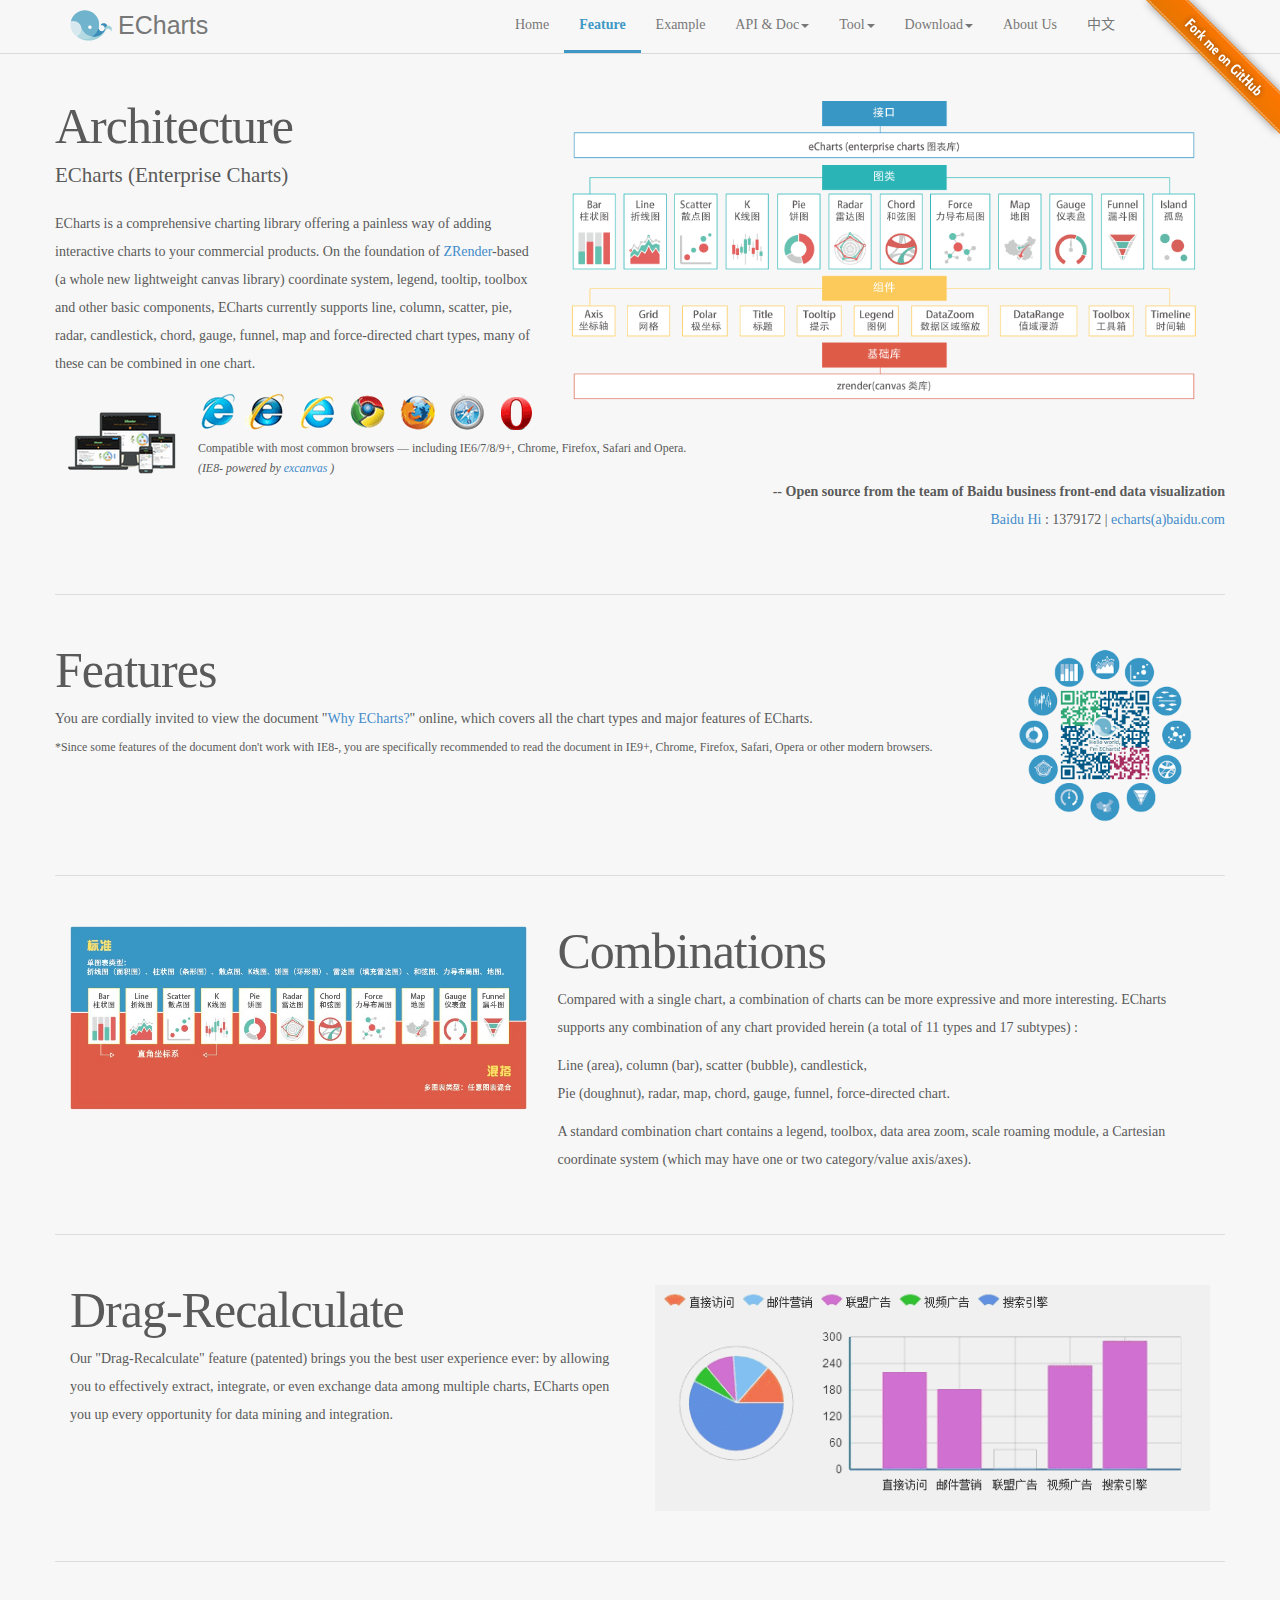
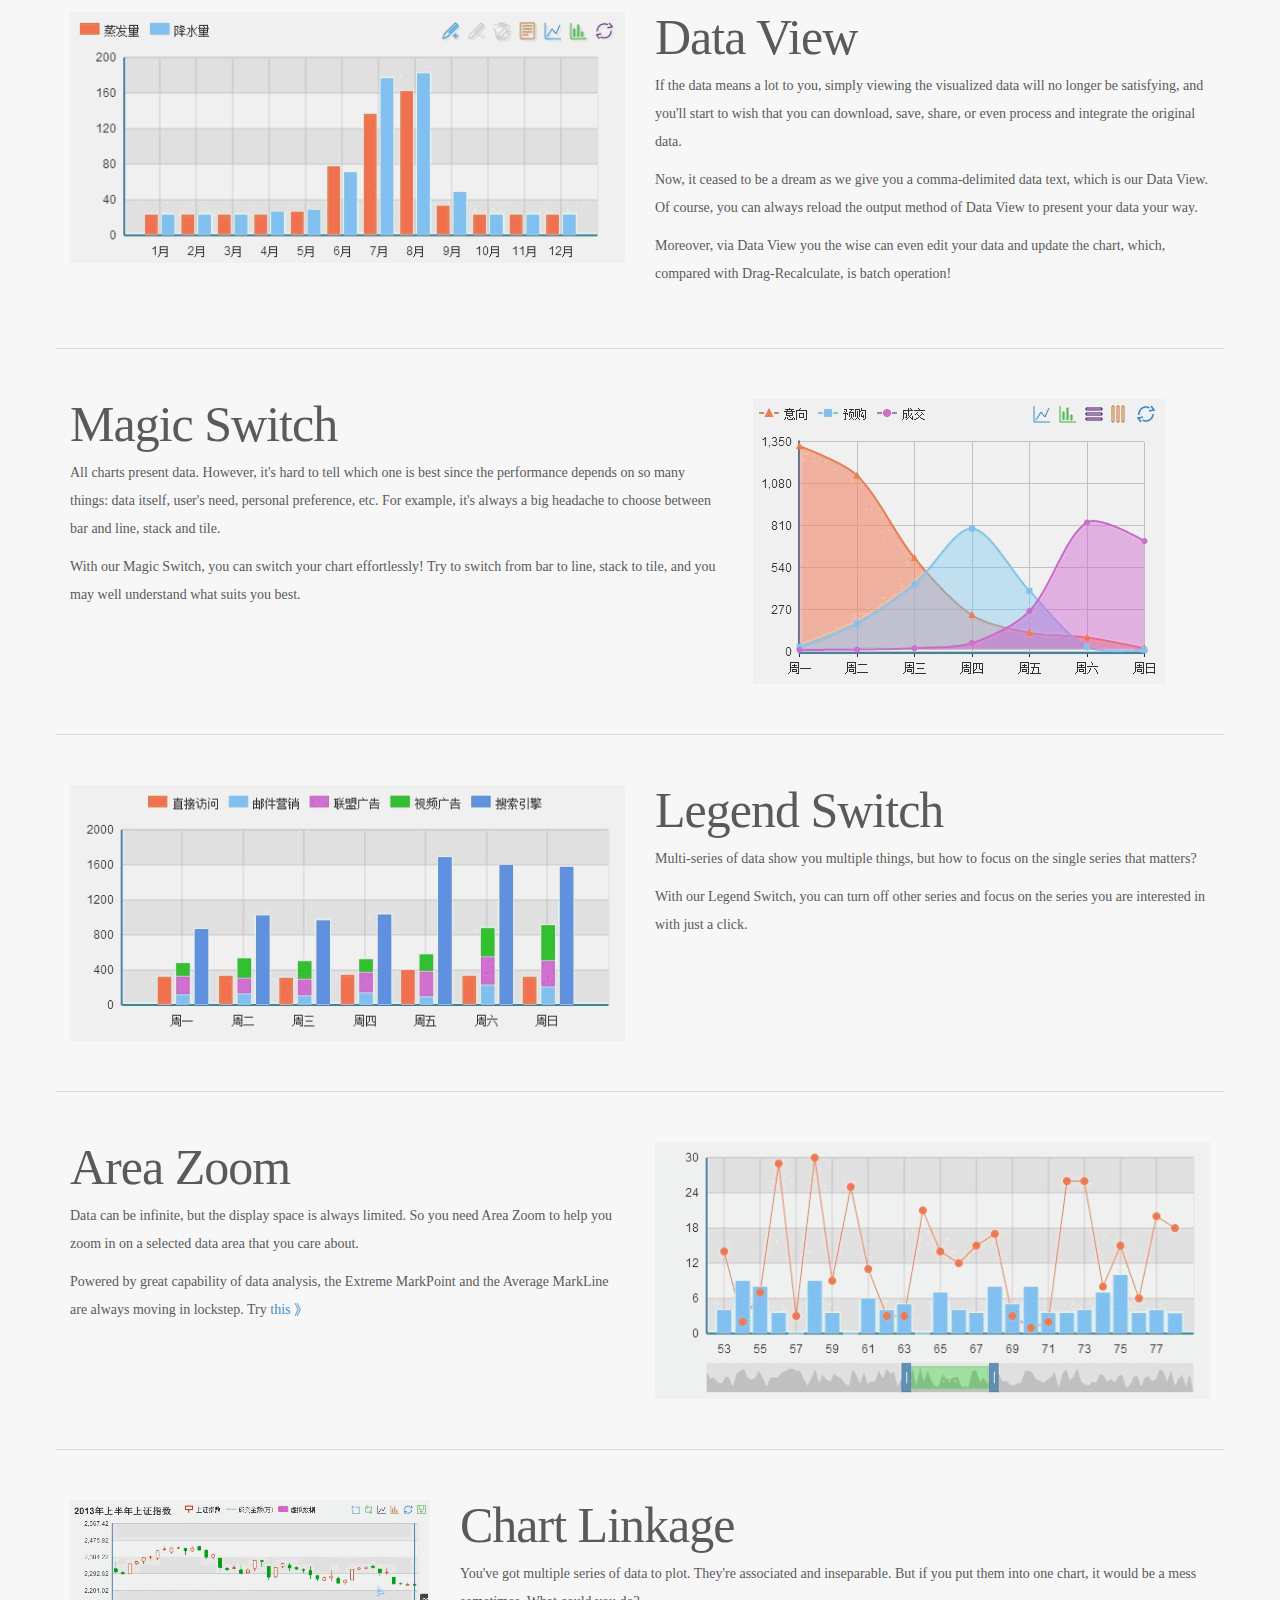
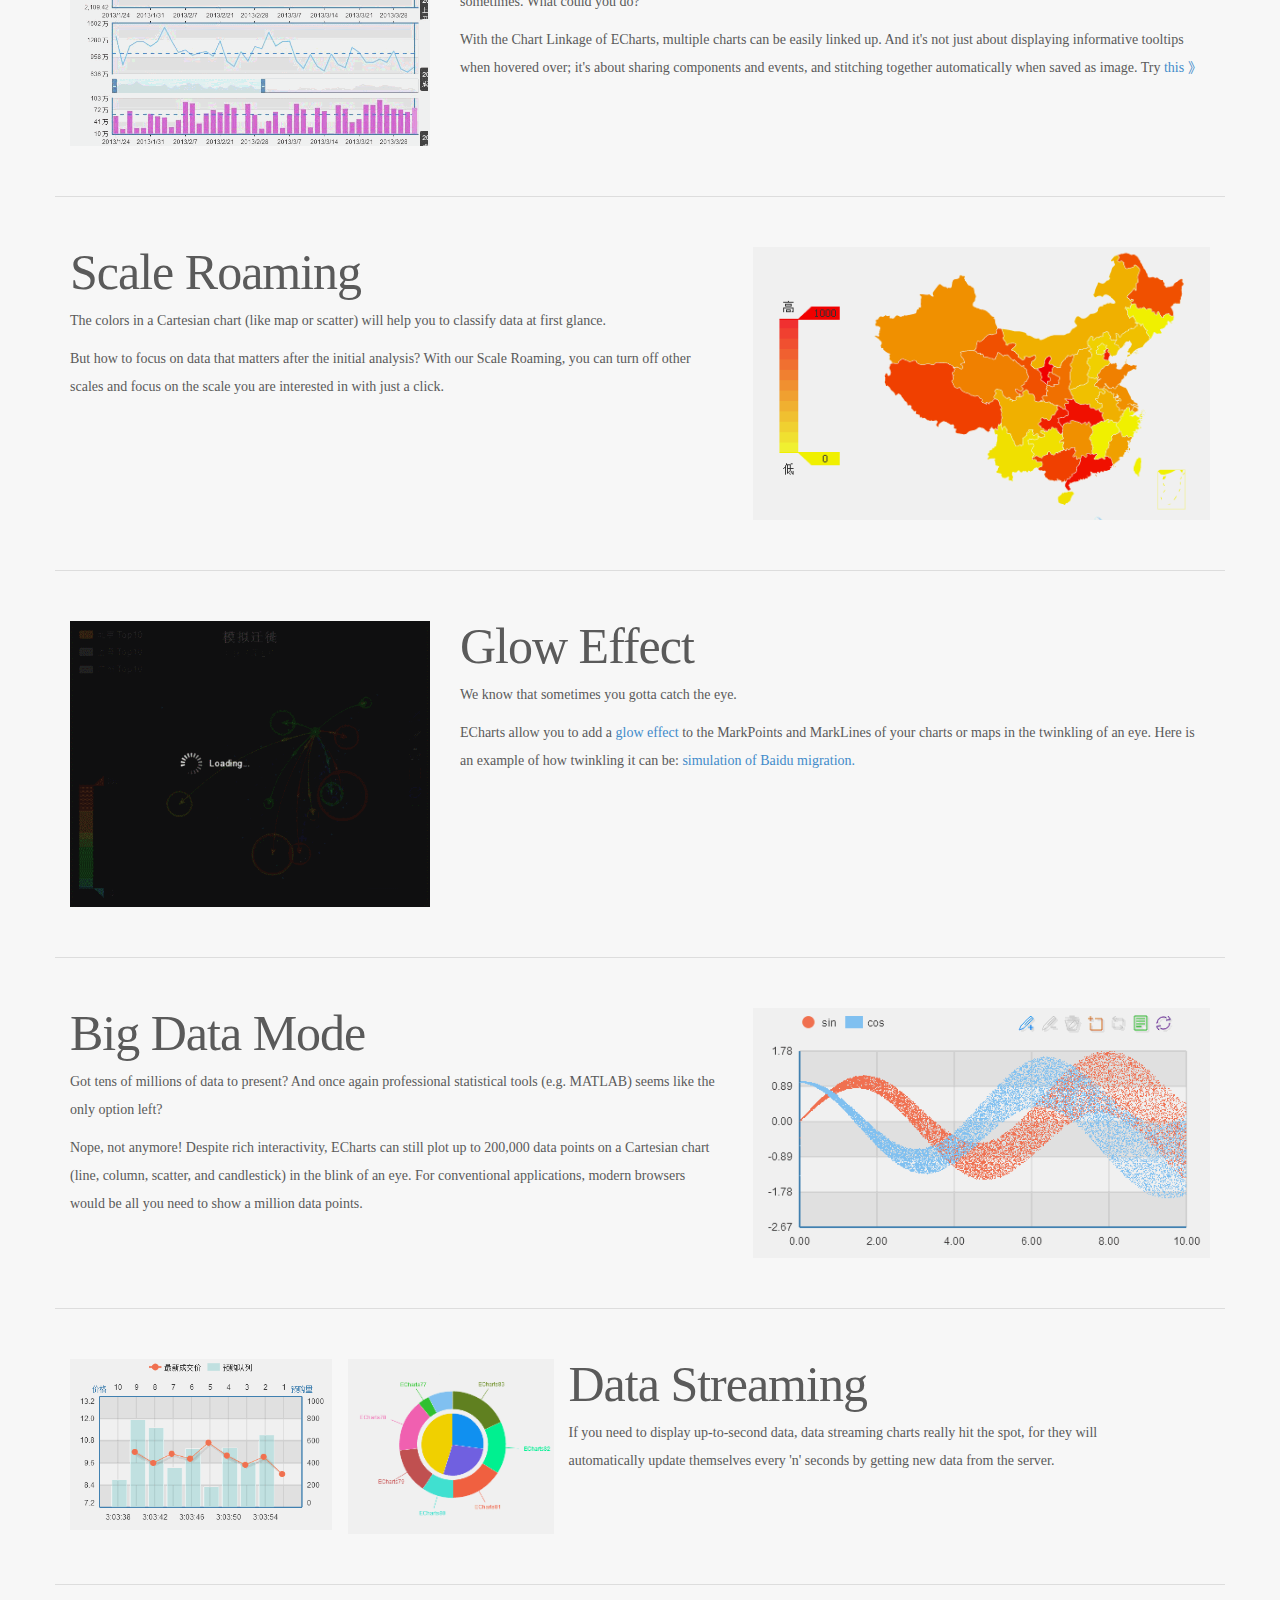
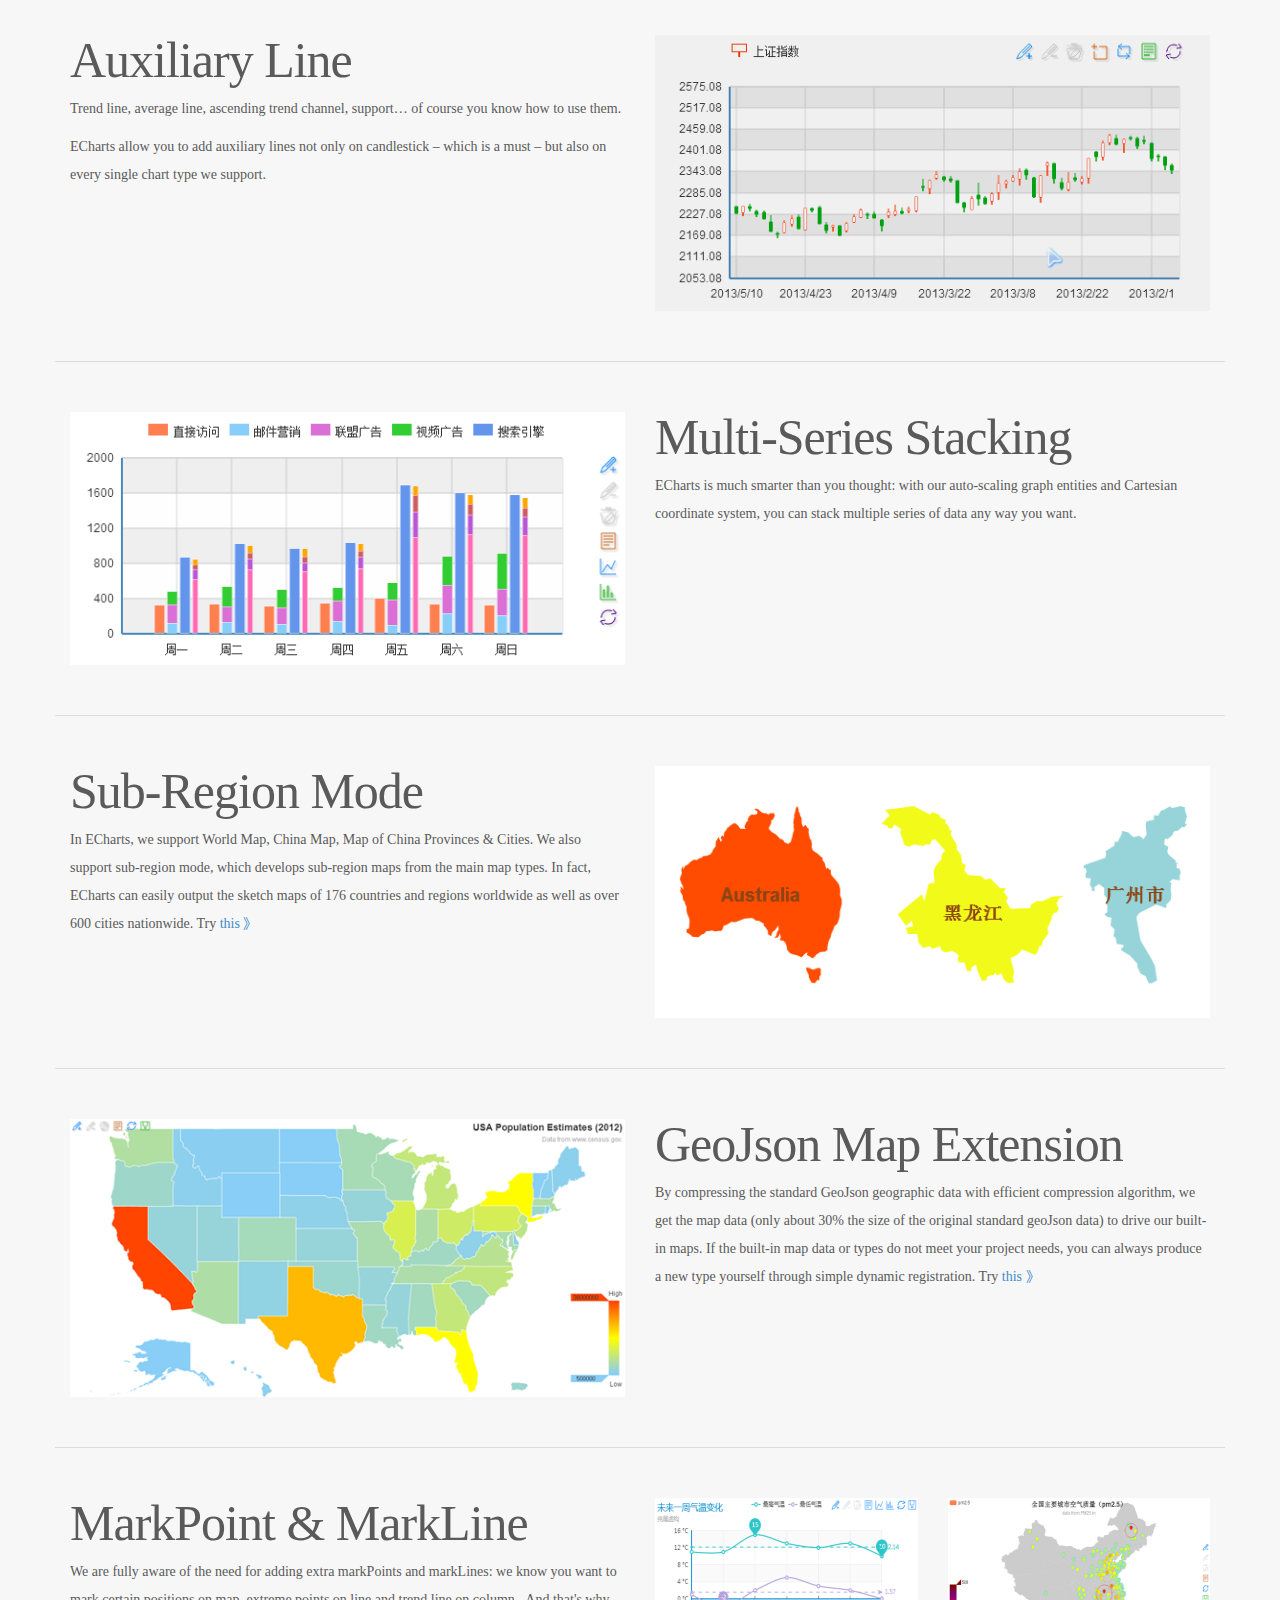
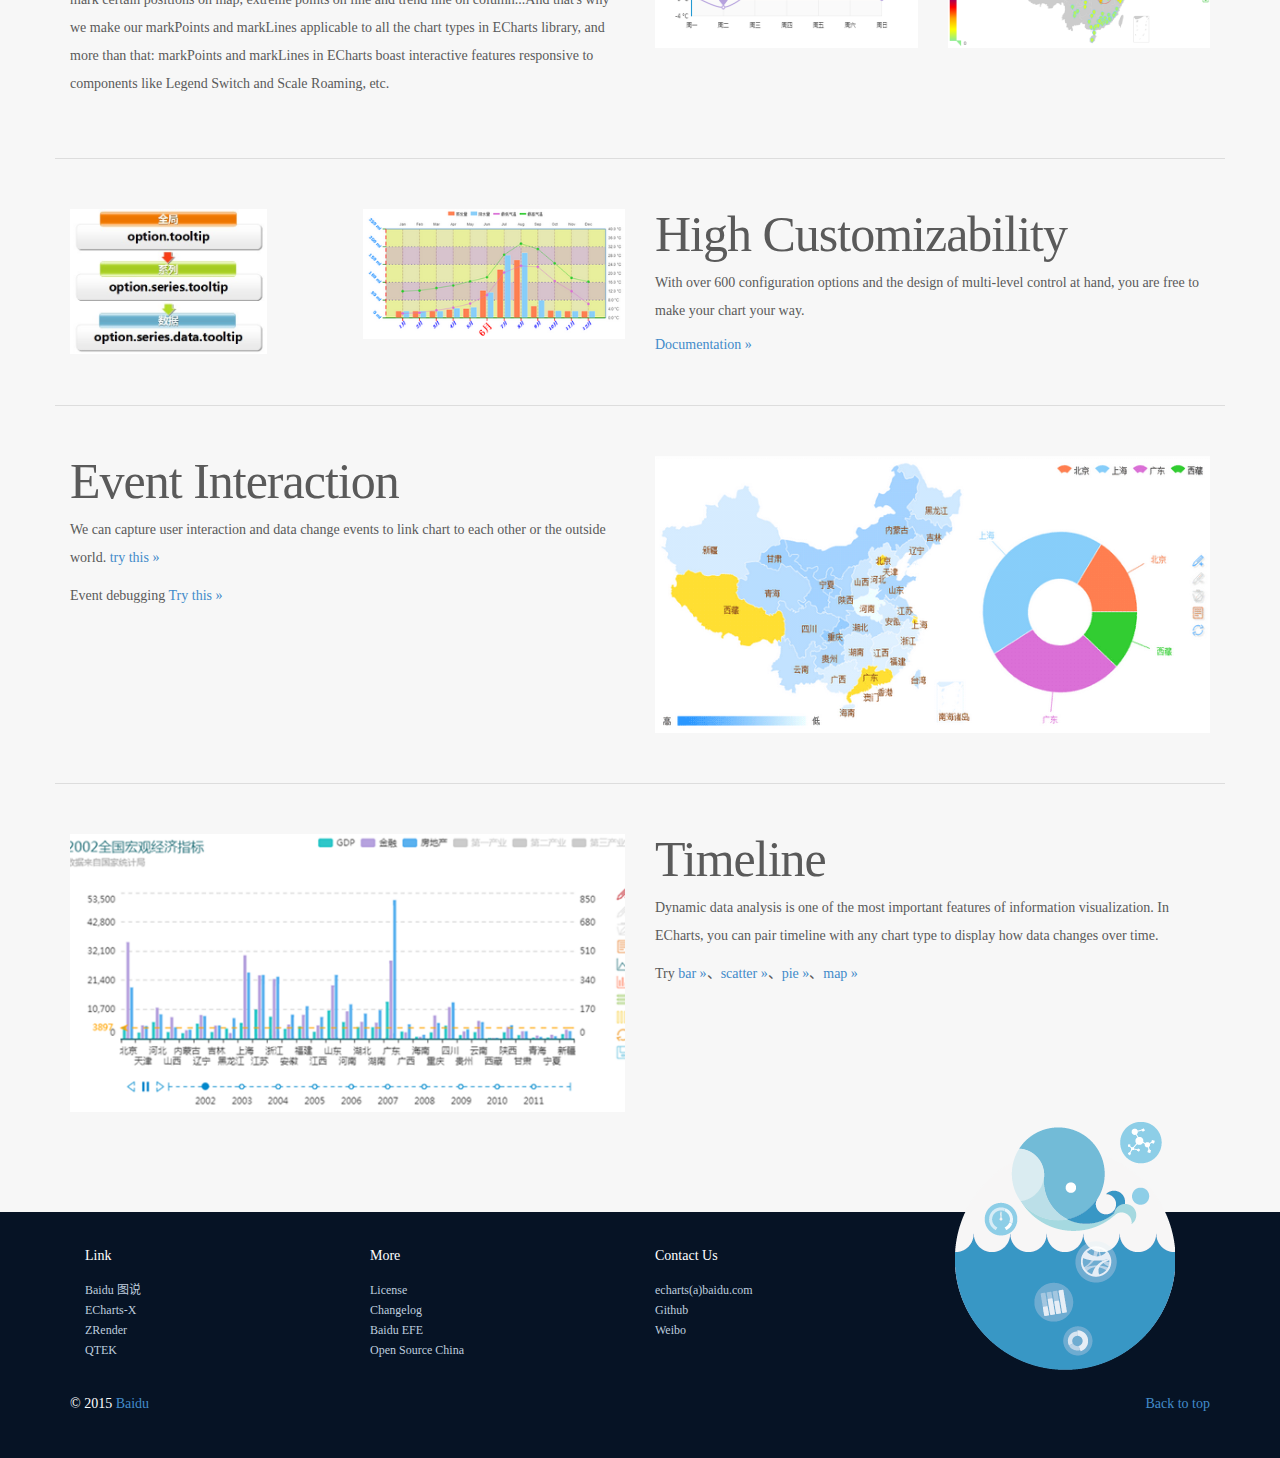
<file: WebContent/static/plugins/echarts/doc/feature-en.html>
<!DOCTYPE html>
<html lang="zh-cn">
  <head>
    <meta charset="utf-8">
    <meta http-equiv="X-UA-Compatible" content="IE=edge">
    <meta name="viewport" content="width=device-width, initial-scale=1.0">
    <meta name="description" content="ECharts">
    <meta name="author" content="kener.linfeng@gmail.com">
    <title>ECharts · Feature</title>

    <link rel="shortcut icon" href="./asset/ico/favicon.png">

    <link href="./asset/css/font-awesome.min.css" rel="stylesheet">
    <link href="./asset/css/bootstrap.css" rel="stylesheet">
    <link href="./asset/css/carousel.css" rel="stylesheet">
    <link href="./asset/css/echartsHome.css" rel="stylesheet">
    <!-- HTML5 shim and Respond.js IE8 support of HTML5 elements and media queries -->
    <!--[if lt IE 9]>
      <script src="https://oss.maxcdn.com/html5shiv/3.7.2/html5shiv.min.js"></script>
      <script src="https://oss.maxcdn.com/respond/1.4.2/respond.min.js"></script>
    <![endif]-->
  </head>

  <body>

    <!-- Fixed navbar -->
    <div class="navbar navbar-default navbar-fixed-top" role="navigation" id="head"></div>

    <!-- Marketing messaging and featurettes
    ================================================== -->
    <!-- Wrap the rest of the page in another container to center all the content. -->

    <div class="container marketing">
        
      <div class="row featurette">
        <h2 class="featurette-heading">Architecture</h2>
        <div class="col-md-7 pull-right" style="padding:0;margin-top:-60px;">
            <img src="./asset/img/architecture.png" alt="ECharts Architecture" style="max-width: 100%;"/>
        </div>
        <p class="lead">ECharts (Enterprise Charts)</p>
        <p>ECharts is a comprehensive charting library offering a painless way of adding interactive charts to your commercial products. On the foundation of <a href="http://ecomfe.github.io/zrender/" target="_blank">ZRender</a>-based (a whole new lightweight canvas library) coordinate system, legend, tooltip, toolbox and other basic components, ECharts currently supports line, column, scatter, pie, radar, candlestick, chord, gauge, funnel, map and force-directed chart types, many of these can be combined in one chart.</p>
        <div style="float:left;margin:20px 10px 30px 10px;"><img src="./asset/img/device.png" alt="Echarts device"/></div>
        <div>
            <img src="./asset/img/explorer.png"  alt="Echarts explorer"/>
            <div>
                <small>&nbsp;&nbsp;Compatible with most common browsers — including IE6/7/8/9+, Chrome, Firefox, Safari and Opera. <i><br/>&nbsp;&nbsp;(IE8- powered by <a href="https://code.google.com/p/explorercanvas/" target="_blank">excanvas</a> )</i></small>
            </div>
        </div>
        <p style="float:right;text-align:right;"><strong>-- Open source from the team of Baidu business front-end data visualization</strong><br/><span><a href="http://im.baidu.com/" target="_blank">Baidu Hi</a> : 1379172 | <a href="mailto:echarts(a)baidu.com">echarts(a)baidu.com</a></span></p>
      </div>

      <div class="row featurette">
          <img src="./asset/img/why-echarts-m-en.png"  alt="Why Echarts?" style="float:right;width:180px;margin-right:30px;"/>
          <h2 class="featurette-heading">Features</h2>
          <p>You are cordially invited to view the document "<a href="./slide/whyEcharts-en.html" target="_blank">Why ECharts?</a>" online, which covers all the chart types and major features of ECharts.<br/>
              <small>*Since some features of the document don't work with IE8-, you are specifically recommended to read the document in IE9+, Chrome, Firefox, Safari, Opera or other modern browsers.</small>
          </p>
      </div>
      
      <div class="row featurette">
        <div class="col-md-5">
            <img src="./asset/img/mix.jpg"  alt="Echarts mix"/>
        </div>
        <div  class="col-md-7">
        <h2 class="featurette-heading">Combinations</h2>
            <p>Compared with a single chart, a combination of charts can be more expressive and more interesting. ECharts supports any combination of any chart provided herein (a total of 11 types and 17 subtypes) : </p>
            <p>Line (area), column (bar), scatter (bubble), candlestick,<br/>Pie (doughnut), radar, map, chord, gauge, funnel, force-directed chart. </p>
            <p>A standard combination chart contains a legend, toolbox, data area zoom, scale roaming module, a Cartesian coordinate system (which may have one or two category/value axis/axes). </p>     
        </div>
      </div>
      
      <div class="row featurette">
        <div class="col-md-6">
            <h2 class="featurette-heading">Drag-Recalculate</h2>
            <p>Our "Drag-Recalculate" feature (patented) brings you the best user experience ever: by allowing you to effectively extract, integrate, or even exchange data among multiple charts, ECharts open you up every opportunity for data mining and integration.</p>
        </div>
        <div class="col-md-6">
            <img src="./asset/img/draggable.gif"  alt="Echarts Drag-Recalculate"/>
        </div>
      </div>
      
      <div class="row featurette">
        <div class="col-md-6">
            <img src="./asset/img/dataView.gif"  alt="Echarts dataView"/>
        </div>
        <div class="col-md-6">
            <h2 class="featurette-heading">Data View</h2>
            <p> If the data means a lot to you, simply viewing the visualized data will no longer be satisfying, and you'll start to wish that you can download, save, share, or even process and integrate the original data.</p>
            <p>Now, it ceased to be a dream as we give you a comma-delimited data text, which is our Data View. Of course, you can always reload the output method of Data View to present your data your way. </p>
            <p>Moreover, via Data View you the wise can even edit your data and update the chart, which, compared with Drag-Recalculate, is batch operation!</p>
        </div>
      </div>

      <div class="row featurette">
        <div class="col-md-7">
            <h2 class="featurette-heading">Magic Switch</h2>
            <p>All charts present data. However, it's hard to tell which one is best since the performance depends on so many things: data itself, user's need, personal preference, etc. For example, it's always a big headache to choose between bar and line, stack and tile. </p>
            <p>With our Magic Switch, you can switch your chart effortlessly! Try to switch from bar to line, stack to tile, and you may well understand what suits you best.</p>
        </div>
        <div class="col-md-5">
            <img src="./asset/img/magicType.gif"  alt="Echarts Magic Switch"/>
        </div>
      </div>

      <div class="row featurette">
        <div class="col-md-6">
            <img src="./asset/img/legendSelected.gif"  alt="Echarts Legend Switch"/>
        </div>
        <div class="col-md-6">
            <h2 class="featurette-heading">Legend Switch</h2>
            <p>Multi-series of data show you multiple things, but how to focus on the single series that matters? </p>
            <p>With our Legend Switch, you can turn off other series and focus on the series you are interested in with just a click. </p>
        </div>
      </div>

      <div class="row featurette">
        <div class="col-md-6">
            <h2 class="featurette-heading">Area Zoom</h2>
            <p>Data can be infinite, but the display space is always limited. So you need Area Zoom to help you zoom in on a selected data area that you care about. </p> 
            <p>Powered by great capability of data analysis, the Extreme MarkPoint and the Average MarkLine are always moving in lockstep. Try <a href="./example/mix10.html#-en" target="_blank">this 》</a></p>
        </div>
        <div class="col-md-6">
            <img src="./asset/img/datazoom.gif"  alt="Echarts Area Zoom"/>
        </div>
      </div>

      <div class="row featurette">
        <div class="col-md-4">
            <img src="./asset/img/connect.gif" alt="Echarts Chart Linkage"/>
        </div>
        <div class="col-md-8">
            <h2 class="featurette-heading">Chart Linkage</h2>
            <p>You've got multiple series of data to plot. They're associated and inseparable. But if you put them into one chart, it would be a mess sometimes. What could you do?</p>
            <p>With the Chart Linkage of ECharts, multiple charts can be easily linked up. And it's not just about displaying informative tooltips when hovered over; it's about sharing components and events, and  stitching together automatically when saved as image.  Try <a href="./example/mix8.html#-en" target="_blank">this 》</a></p>
        </div>
      </div>

      <div class="row featurette">
        <div class="col-md-7">
            <h2 class="featurette-heading">Scale Roaming</h2>
            <p>The colors in a Cartesian chart (like map or scatter) will help you to classify data at first glance. </p>
            <p>But how to focus on data that matters after the initial analysis? With our Scale Roaming, you can turn off other scales and focus on the scale you are interested in with just a click.</p>
        </div>
        <div class="col-md-5">
            <img src="./asset/img/dataRange.gif"  alt="Echarts Scale Roaming"/>
        </div>
      </div>

      <div class="row featurette">
          <div class="col-md-4">
            <img src="./asset/img/effect.gif" alt="Echarts Glow Effect"/>
        </div>
        <div class="col-md-8">
            <h2 class="featurette-heading">Glow Effect</h2>
            <p> We know that sometimes you gotta catch the eye. </p>
            <p>ECharts allow you to add a <a href="./example/map12.html#-en" target="_blank">glow effect</a> to the MarkPoints and MarkLines of your charts or maps in the twinkling of an eye. Here is an example of how twinkling it can be: <a href="./example/map11.html#-en" target="_blank">simulation of Baidu migration.</a></p>
        </div>
      </div>

      <div class="row featurette">
        <div class="col-md-7">
            <h2 class="featurette-heading">Big Data Mode</h2>
            <p>Got tens of millions of data to present? And once again professional statistical tools (e.g. MATLAB) seems like the only option left?</p>
            <p>Nope, not anymore! Despite rich interactivity, ECharts can still plot up to 200,000 data points on a Cartesian chart (line, column, scatter, and candlestick) in the blink of an eye. For conventional applications, modern browsers would be all you need to show a million data points.</p>
        </div>
        <div class="col-md-5">
            <img src="./asset/img/scatter.gif"  alt="Echarts Large Scale Scatter"/>
        </div>
      </div>

      <div class="row featurette">
        <div class="col-md-3">
            <img src="./asset/img/dynamic1.gif" alt="Echarts Data Streaming"/>
        </div>
        <div class="pull-left">
            <img src="./asset/img/dynamic2.gif" alt="Echarts Data Streaming" style="height:175px"/>
        </div>
        <div class="col-md-6">
            <h2 class="featurette-heading">Data Streaming</h2>
            <p>If you need to display up-to-second data, data streaming charts really hit the spot, for they will automatically update themselves every 'n' seconds by getting new data from the server. </p>
        </div>
      </div>

      <div class="row featurette">
        <div class="col-md-6">
            <h2 class="featurette-heading">Auxiliary Line</h2>
            <p>Trend line, average line, ascending trend channel, support… of course you know how to use them. </p>
            <p> ECharts allow you to add auxiliary lines not only on candlestick – which is a must – but also on every single chart type we support.</p>
        </div>
        <div class="col-md-6">
            <img src="./asset/img/mark.gif" alt="Echarts Auxiliary Lines"/>
        </div>
      </div>

      <div class="row featurette">
        <div class="col-md-6">
            <img src="./asset/img/multiStack.png" alt="Echarts Multi-Series Stacking"/>
        </div>
        <div class="col-md-6">
            <h2 class="featurette-heading">Multi-Series Stacking</h2>
            <p>ECharts is much smarter than you thought: with our auto-scaling graph entities and Cartesian coordinate system, you can stack multiple series of data any way you want.</p>
        </div>
      </div>

      <div class="row featurette">
        <div class="col-md-6">
            <h2 class="featurette-heading">Sub-Region Mode</h2>
            <p>In ECharts, we support World Map, China Map, Map of China Provinces & Cities. We also support sub-region mode, which develops sub-region maps from the main map types. In fact, ECharts can easily output the sketch maps of 176 countries and regions worldwide as well as over 600 cities nationwide. Try <a href="./example/map8.html#-en" target="_blank">this 》</a></p>
        </div>
        <div class="col-md-6">
            <img src="./asset/img/subMapType.png" alt="Echarts Sub-Region Map"/>
        </div>
      </div>

      <div class="row featurette">
        <div class="col-md-6">
            <img src="./asset/img/example/map7.png" alt="Echarts Standard GeoJson Extension"/>
        </div>
        <div class="col-md-6">
            <h2 class="featurette-heading">GeoJson Map Extension</h2>
            <p>By compressing the standard GeoJson geographic data with efficient compression algorithm, we get the map data (only about 30% the size of the original standard geoJson data) to drive our built-in maps. If the built-in map data or types do not meet your project needs, you can always produce a new type yourself through simple dynamic registration. Try <a href="./example/map7.html#-en" target="_blank">this 》</a></p>
        </div>
      </div>

      <div class="row featurette">
        <div class="col-md-6">
            <h2 class="featurette-heading">MarkPoint &amp; MarkLine</h2>
            <p>We are fully aware of the need for adding extra markPoints and markLines: we know you want to mark certain positions on map, extreme points on line and trend line on column...And that's why we make our markPoints and markLines applicable to all the chart types in ECharts library, and more than that: markPoints and markLines in ECharts boast interactive features responsive to components like Legend Switch and Scale Roaming, etc. </p>
        </div>
        <div class="col-md-3">
            <img src="./asset/img/example/line1.png" alt="Echarts MarkPoint & MarkLine" style="height:150px"/>
        </div>
        <div class="col-md-3">
            <img src="./asset/img/example/map9.png" alt="Echarts MarkPoint & MarkLine" style="height:150px"/>
        </div>
      </div>

      <div class="row featurette">
        <div class="col-md-3">
            <img src="./asset/img/doc/multiControl.jpg" alt="Echarts Multi-level Control" style="height:145px"/>
        </div>
        <div class="col-md-3">
            <img src="./asset/img/custom.png" alt="Echarts High Customizability"/>
        </div>
        <div class="col-md-6">
            <h2 class="featurette-heading">High Customizability</h2>
            <p>With over 600 configuration options and the design of multi-level control at hand, you are free to make your chart your way. </p>
            <a href="./doc-en.html" target="_blank">Documentation &raquo;</a>
        </div>
      </div>
      
      <div class="row featurette">
         <div class="col-md-6">
            <h2 class="featurette-heading">Event Interaction</h2>
            <p>We can capture user interaction and data change events to link chart to each other or the outside world. <a href="./example/mix3.html#-en" target="_blank">try this &raquo;</a></p>
            <p>Event debugging <a href="./example/event.html#-en" target="_blank">Try this &raquo;</a></p>
         </div>
         <div class="col-md-6">
            <img src="./asset/img/example/mix3.png" alt="Echarts Event Interaction"/>
         </div>
      </div>
      
      <div class="row featurette">
         <div class="col-md-6">
            <img src="./asset/img/example/bar11.png" alt="Echarts Timeline"/>
         </div>
         <div class="col-md-6">
            <h2 class="featurette-heading">Timeline</h2>
            <p>Dynamic data analysis is one of the most important features of information visualization. In ECharts, you can pair timeline with any chart type to display how data changes over time. </p>
            <p>Try <a href="./example/bar11.html#-en" target="_blank">bar »</a>、<a href="./example/scatter4.html#-en" target="_blank">scatter »</a>、<a href="./example/pie7.html#-en" target="_blank">pie »</a>、<a href="./example/map14.html#-en" target="_blank">map »</a></p>
         </div>
      </div>
      <!-- /END THE FEATURETTES -->
    </div>
    
    <!-- FOOTER -->
    <footer id="footer"></footer>
    <!-- Bootstrap core JavaScript
    ================================================== -->
    <!-- Placed at the end of the document so the pages load faster -->
    <script src="./asset/js/jquery.min.js"></script>
    <script type="text/javascript" src="./asset/js/echartsHome.js"></script>
    <script src="./asset/js/bootstrap.min.js"></script>
  </body>
</html>
</file>
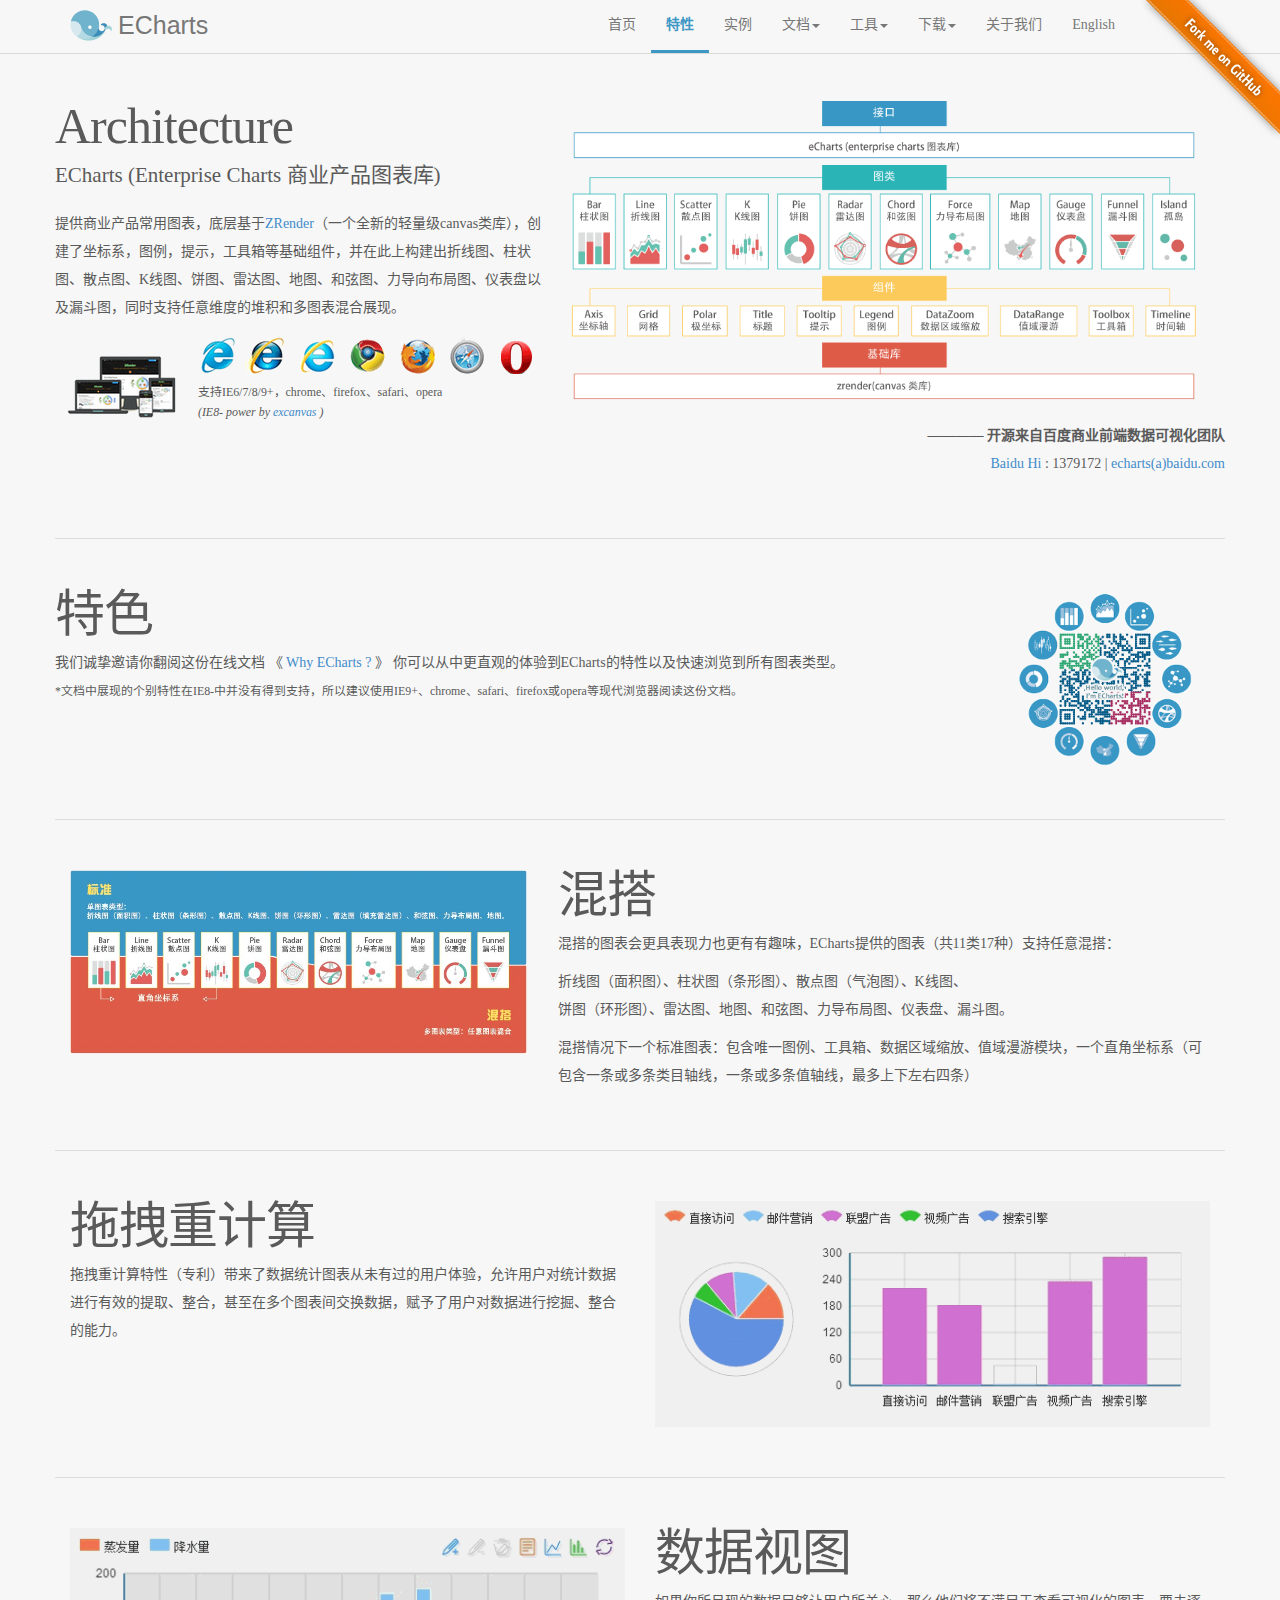
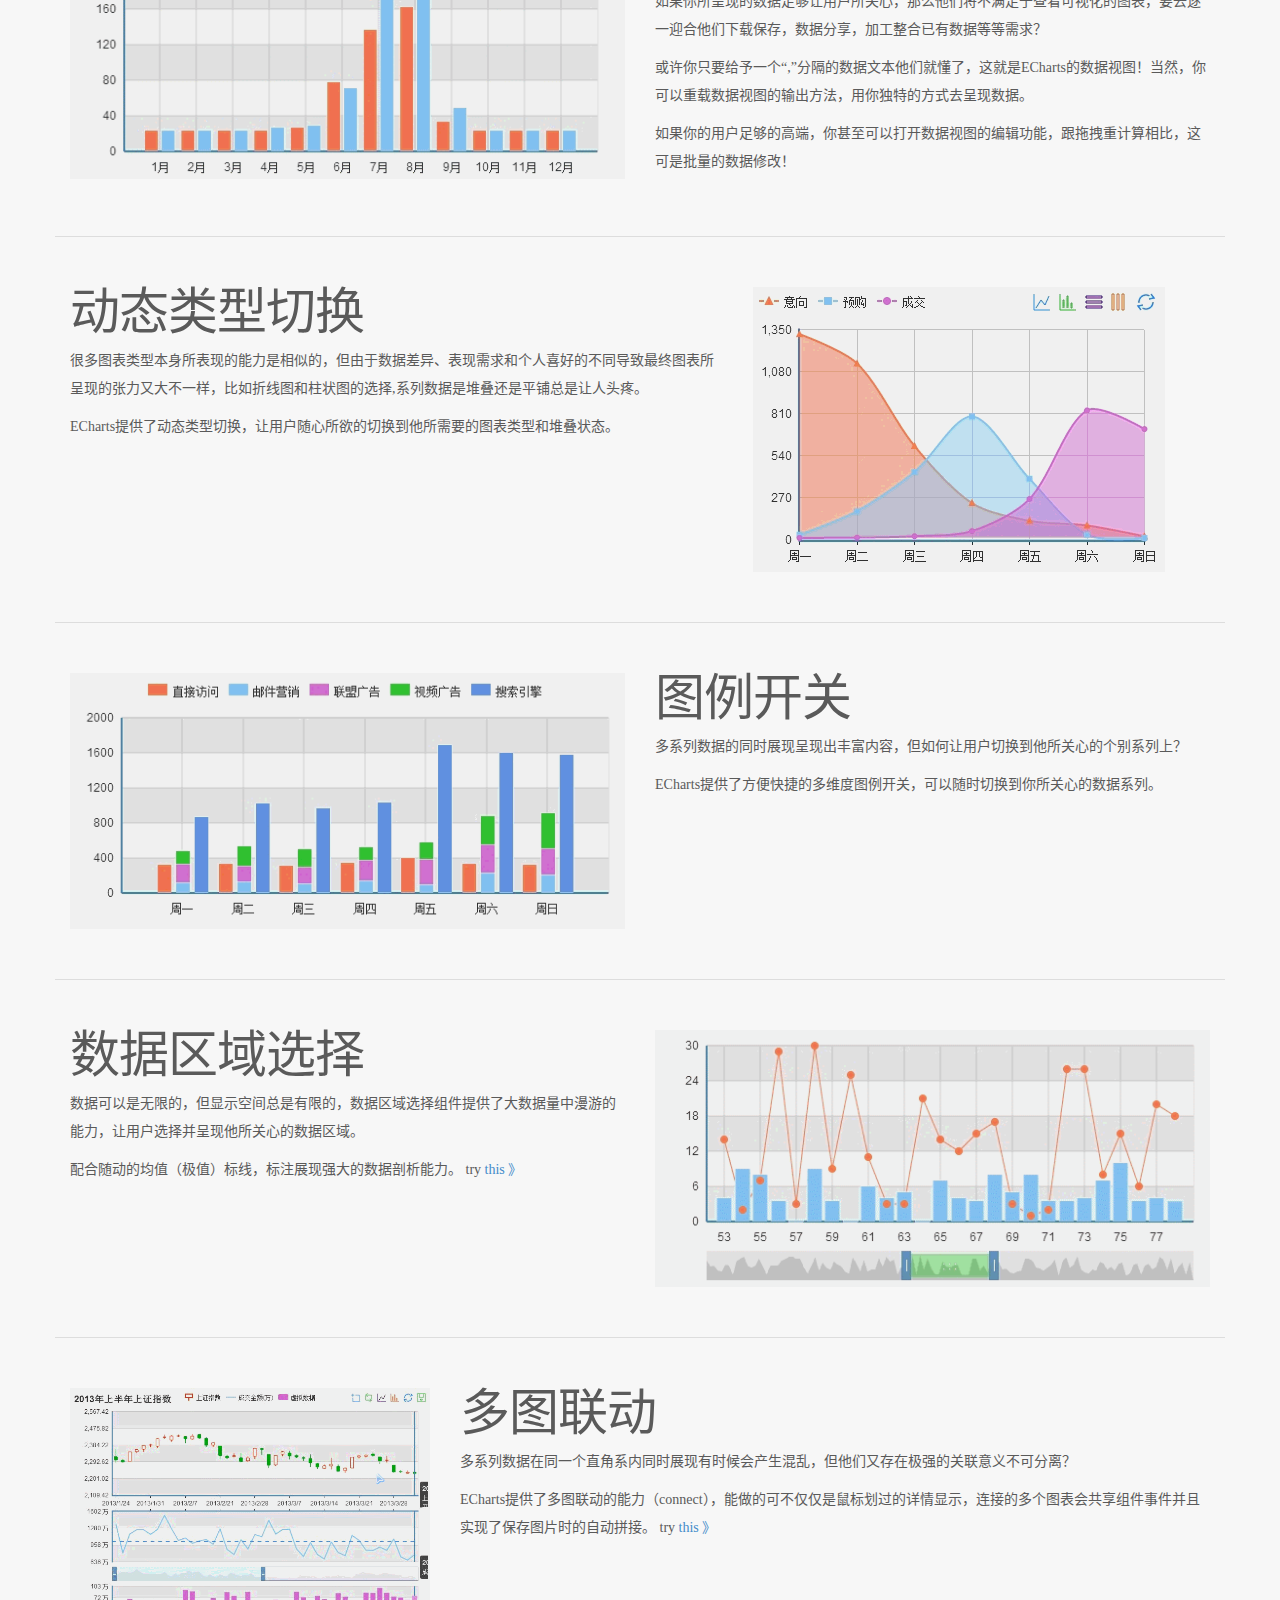
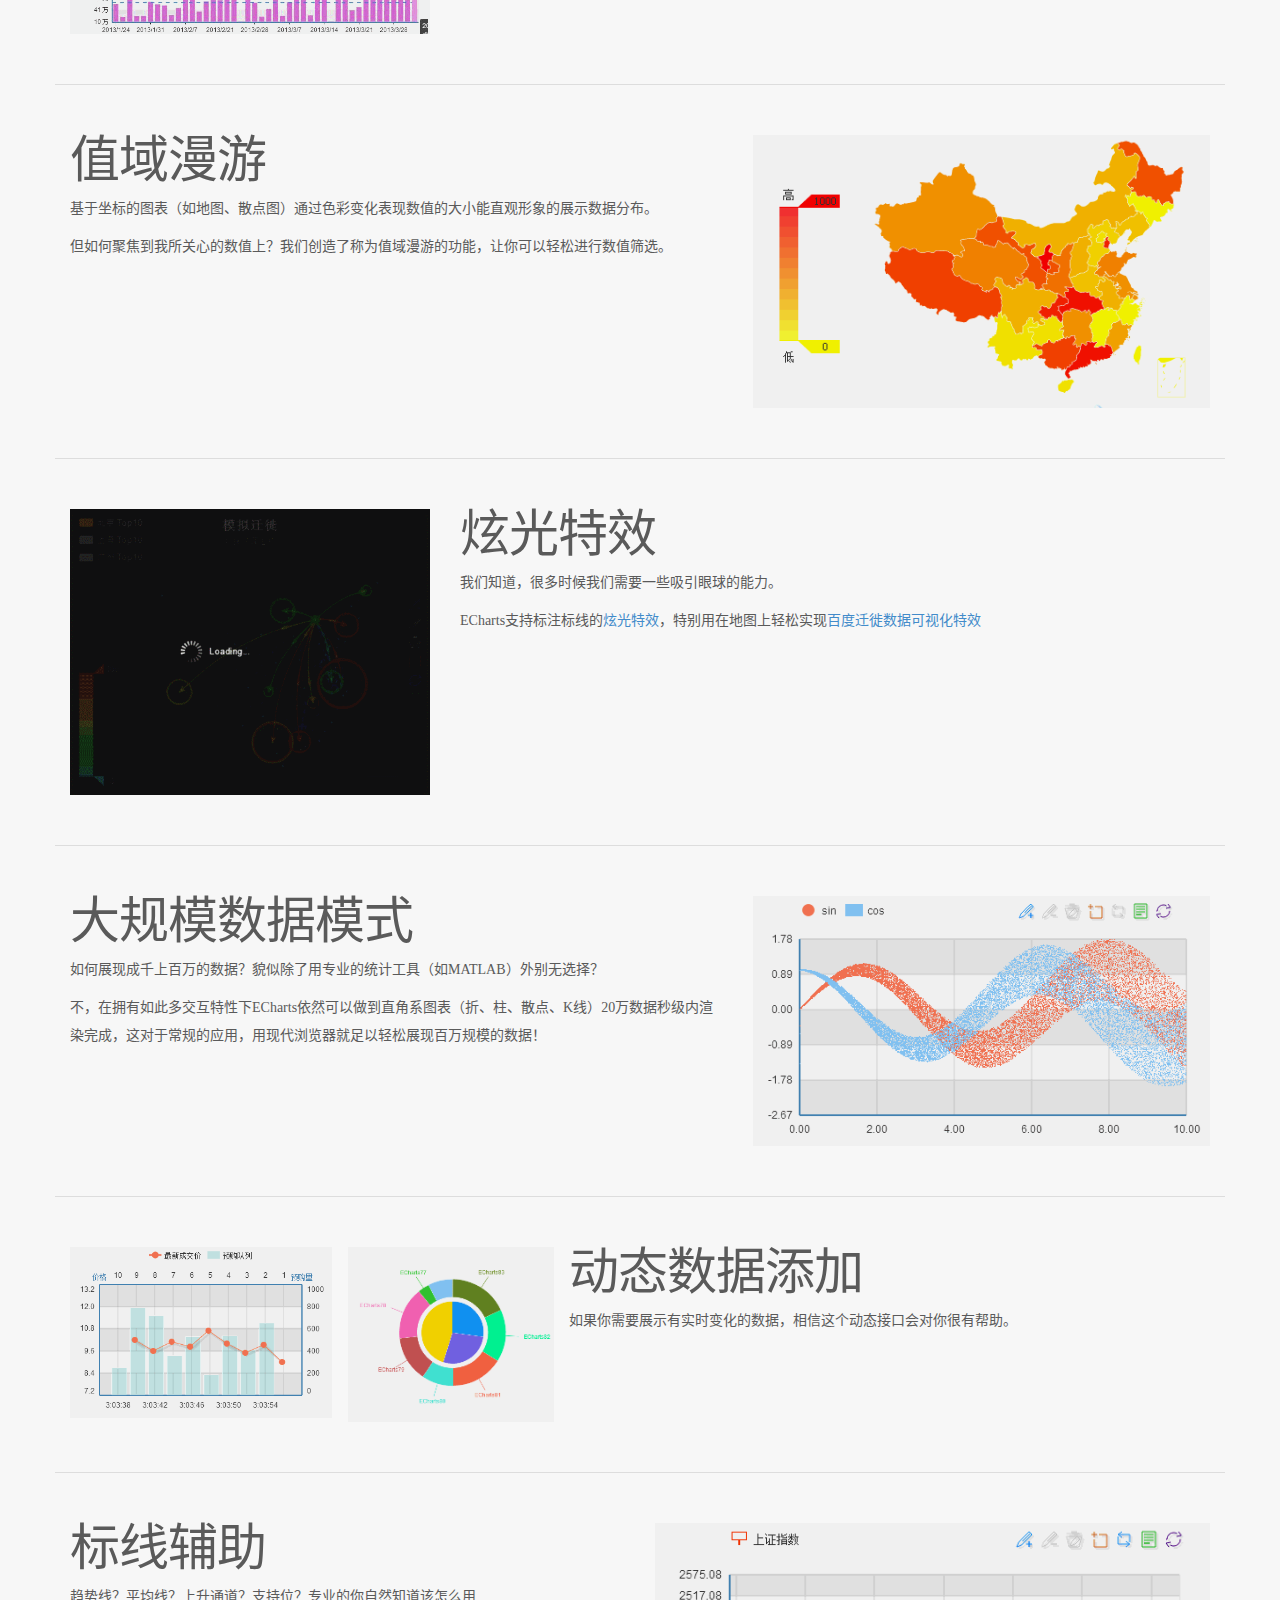
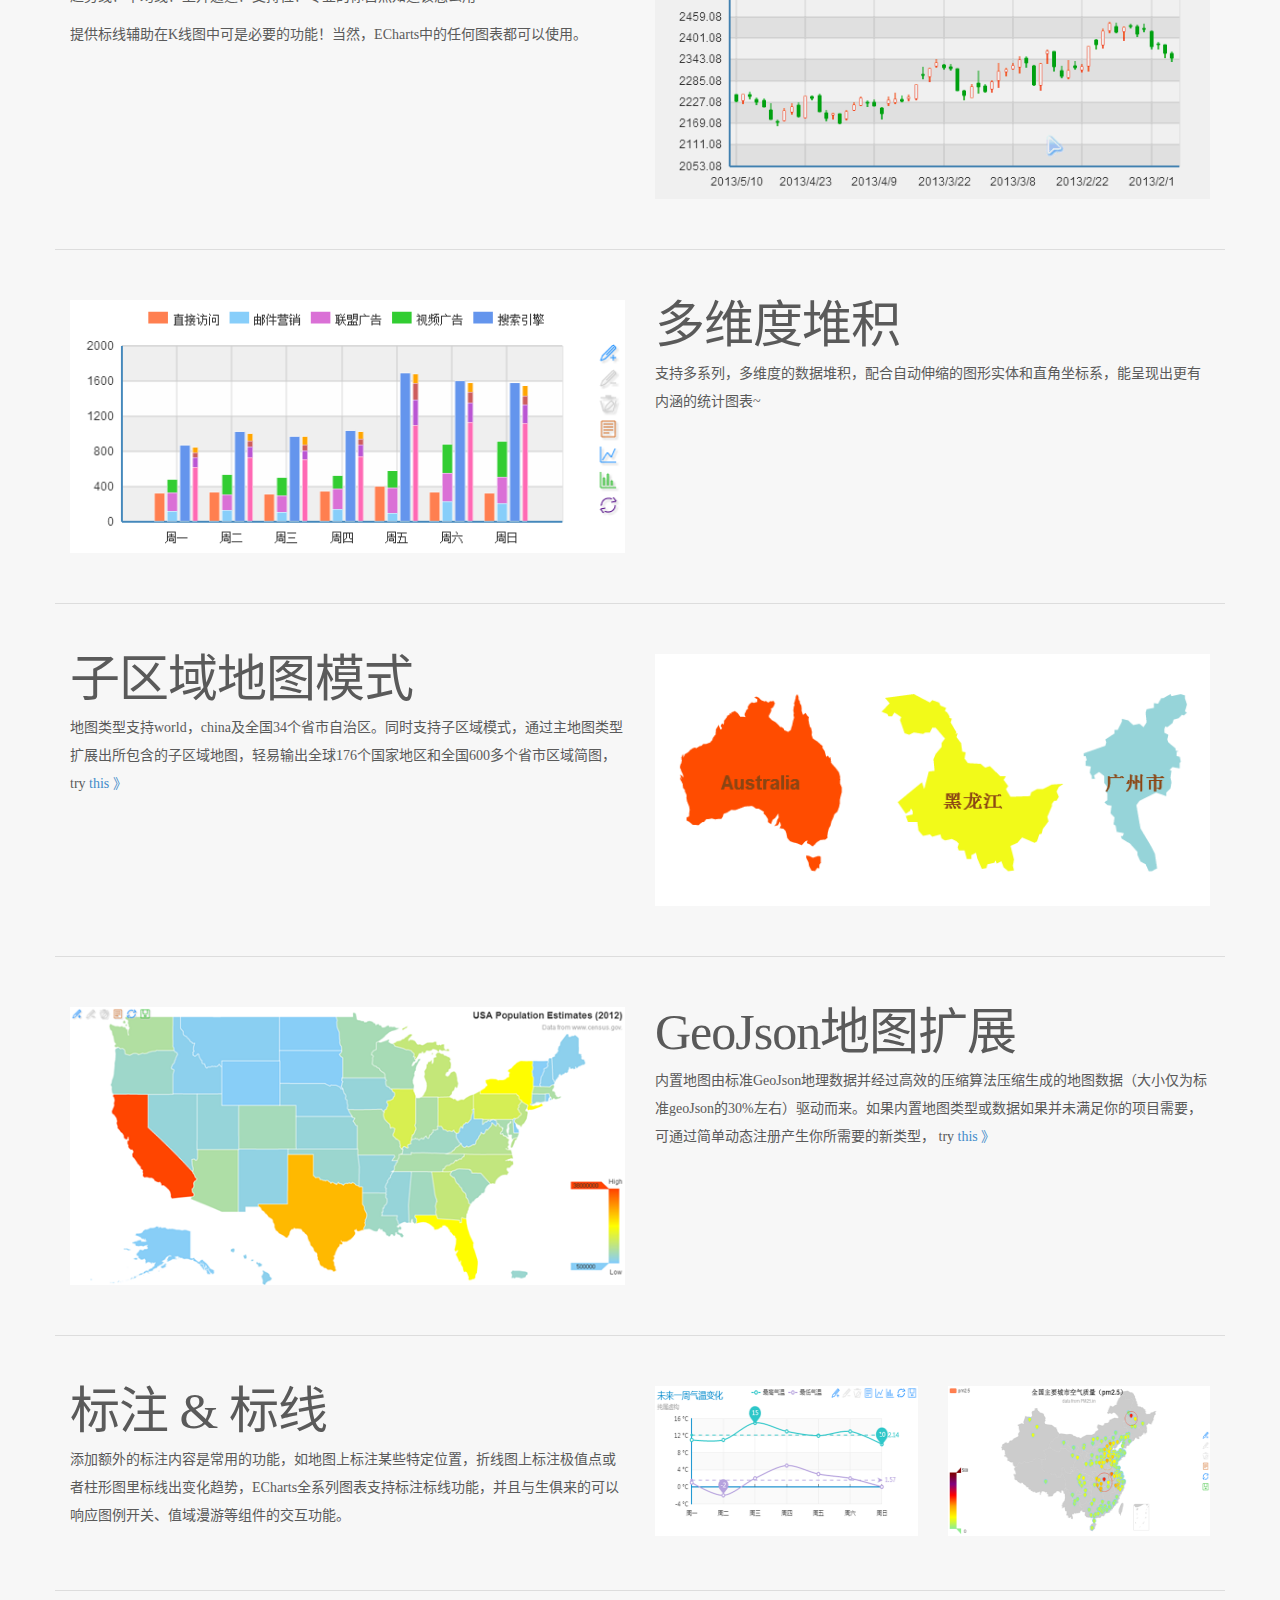
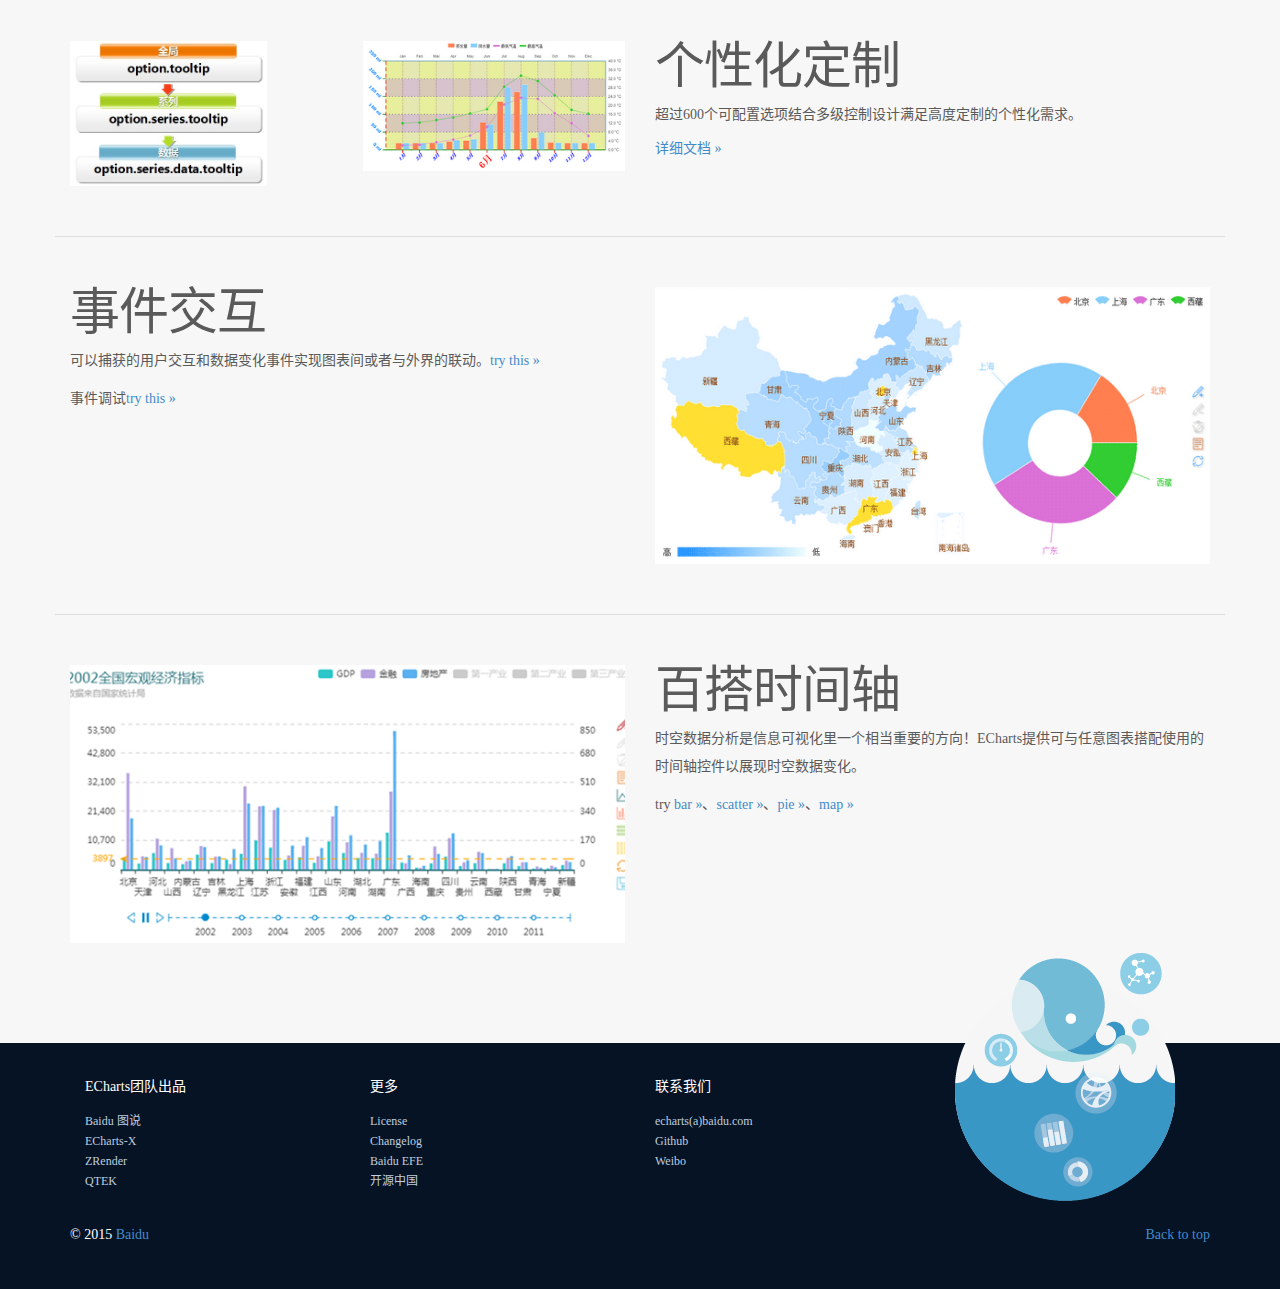
<file: WebContent/static/plugins/echarts/doc/feature.html>
<!DOCTYPE html>
<html lang="zh-cn">
  <head>
    <meta charset="utf-8">
    <meta http-equiv="X-UA-Compatible" content="IE=edge">
    <meta name="viewport" content="width=device-width, initial-scale=1.0">
    <meta name="description" content="ECharts">
    <meta name="author" content="kener.linfeng@gmail.com">
    <title>ECharts · Feature</title>

    <link rel="shortcut icon" href="./asset/ico/favicon.png">

    <link href="./asset/css/font-awesome.min.css" rel="stylesheet">
    <link href="./asset/css/bootstrap.css" rel="stylesheet">
    <link href="./asset/css/carousel.css" rel="stylesheet">
    <link href="./asset/css/echartsHome.css" rel="stylesheet">
    <!-- HTML5 shim and Respond.js IE8 support of HTML5 elements and media queries -->
    <!--[if lt IE 9]>
      <script src="https://oss.maxcdn.com/html5shiv/3.7.2/html5shiv.min.js"></script>
      <script src="https://oss.maxcdn.com/respond/1.4.2/respond.min.js"></script>
    <![endif]-->
  </head>

  <body>

    <!-- Fixed navbar -->
    <div class="navbar navbar-default navbar-fixed-top" role="navigation" id="head"></div>

    <!-- Marketing messaging and featurettes
    ================================================== -->
    <!-- Wrap the rest of the page in another container to center all the content. -->

    <div class="container marketing">
        
      <div class="row featurette">
        <h2 class="featurette-heading">Architecture</h2>
        <div class="col-md-7 pull-right" style="padding:0;margin-top:-60px;">
            <img src="./asset/img/architecture.png" alt="ECharts Architecture" style="max-width: 100%;"/>
        </div>
        <p class="lead">ECharts (Enterprise Charts 商业产品图表库)</p>
        <p>提供商业产品常用图表，底层基于<a href="http://ecomfe.github.io/zrender/" target="_blank">ZRender</a>（一个全新的轻量级canvas类库），创建了坐标系，图例，提示，工具箱等基础组件，并在此上构建出折线图、柱状图、散点图、K线图、饼图、雷达图、地图、和弦图、力导向布局图、仪表盘以及漏斗图，同时支持任意维度的堆积和多图表混合展现。</p>
        <div style="float:left;margin:20px 10px 30px 10px;"><img src="./asset/img/device.png" alt="Echarts device"/></div>
        <div>
            <img src="./asset/img/explorer.png"  alt="Echarts explorer"/>
            <div>
                <small>&nbsp;&nbsp;支持IE6/7/8/9+，chrome、firefox、safari、opera <i><br/>&nbsp;&nbsp;(IE8- power by <a href="https://code.google.com/p/explorercanvas/" target="_blank">excanvas</a> )</i></small>
            </div>
        </div>
        <p style="float:right;text-align:right;"><strong>———— 开源来自百度商业前端数据可视化团队</strong><br/><span><a href="http://im.baidu.com/" target="_blank">Baidu Hi</a> : 1379172 | <a href="mailto:echarts(a)baidu.com">echarts(a)baidu.com</a></span></p>
      </div>

      <div class="row featurette">
        <img src="./asset/img/why-echarts-m-cn.png"  alt="Why Echarts?" style="float:right;width:180px;margin-right:30px;"/>
        <h2 class="featurette-heading">特色</h2>
        <p>我们诚挚邀请你翻阅这份在线文档 《 <a href="./slide/whyEcharts.html" target="_blank">Why ECharts ?</a> 》 你可以从中更直观的体验到ECharts的特性以及快速浏览到所有图表类型。<br/>
            <small>*文档中展现的个别特性在IE8-中并没有得到支持，所以建议使用IE9+、chrome、safari、firefox或opera等现代浏览器阅读这份文档。</small>
        </p>
      </div>
      
      <div class="row featurette">
        <div class="col-md-5">
            <img src="./asset/img/mix.jpg"  alt="Echarts mix"/>
        </div>
        <div  class="col-md-7">
        <h2 class="featurette-heading">混搭</h2>
            <p>混搭的图表会更具表现力也更有有趣味，ECharts提供的图表（共11类17种）支持任意混搭：</p>
            <p>折线图（面积图）、柱状图（条形图）、散点图（气泡图）、K线图、<br/>饼图（环形图）、雷达图、地图、和弦图、力导布局图、仪表盘、漏斗图。</p>
            <p>混搭情况下一个标准图表：包含唯一图例、工具箱、数据区域缩放、值域漫游模块，一个直角坐标系（可包含一条或多条类目轴线，一条或多条值轴线，最多上下左右四条）</p>
        </div>
      </div>
      
      <div class="row featurette">
        <div class="col-md-6">
            <h2 class="featurette-heading">拖拽重计算</h2>
            <p>拖拽重计算特性（专利）带来了数据统计图表从未有过的用户体验，允许用户对统计数据进行有效的提取、整合，甚至在多个图表间交换数据，赋予了用户对数据进行挖掘、整合的能力。</p>
        </div>
        <div class="col-md-6">
            <img src="./asset/img/draggable.gif"  alt="Echarts 拖拽重计算"/>
        </div>
      </div>
      
      <div class="row featurette">
        <div class="col-md-6">
            <img src="./asset/img/dataView.gif"  alt="Echarts 数据视图"/>
        </div>
        <div class="col-md-6">
            <h2 class="featurette-heading">数据视图</h2>
            <p>如果你所呈现的数据足够让用户所关心，那么他们将不满足于查看可视化的图表，要去逐一迎合他们下载保存，数据分享，加工整合已有数据等等需求？</p>
            <p>或许你只要给予一个“,”分隔的数据文本他们就懂了，这就是ECharts的数据视图！当然，你可以重载数据视图的输出方法，用你独特的方式去呈现数据。</p>
            <p>如果你的用户足够的高端，你甚至可以打开数据视图的编辑功能，跟拖拽重计算相比，这可是批量的数据修改！</p>
        </div>
      </div>

      <div class="row featurette">
        <div class="col-md-7">
            <h2 class="featurette-heading">动态类型切换</h2>
            <p>很多图表类型本身所表现的能力是相似的，但由于数据差异、表现需求和个人喜好的不同导致最终图表所呈现的张力又大不一样，比如折线图和柱状图的选择,系列数据是堆叠还是平铺总是让人头疼。</p>
            <p>ECharts提供了动态类型切换，让用户随心所欲的切换到他所需要的图表类型和堆叠状态。</p>
        </div>
        <div class="col-md-5">
            <img src="./asset/img/magicType.gif"  alt="Echarts 动态类型切换"/>
        </div>
      </div>

      <div class="row featurette">
        <div class="col-md-6">
            <img src="./asset/img/legendSelected.gif"  alt="Echarts 图例开关"/>
        </div>
        <div class="col-md-6">
            <h2 class="featurette-heading">图例开关</h2>
            <p>多系列数据的同时展现呈现出丰富内容，但如何让用户切换到他所关心的个别系列上？</p>
            <p>ECharts提供了方便快捷的多维度图例开关，可以随时切换到你所关心的数据系列。</p>
        </div>
      </div>

      <div class="row featurette">
        <div class="col-md-6">
            <h2 class="featurette-heading">数据区域选择</h2>
            <p>数据可以是无限的，但显示空间总是有限的，数据区域选择组件提供了大数据量中漫游的能力，让用户选择并呈现他所关心的数据区域。</p>
            <p>配合随动的均值（极值）标线，标注展现强大的数据剖析能力。 try <a href="./example/mix10.html" target="_blank">this 》</a></p>
        </div>
        <div class="col-md-6">
            <img src="./asset/img/datazoom.gif"  alt="Echarts 数据区域缩放"/>
        </div>
      </div>

      <div class="row featurette">
        <div class="col-md-4">
            <img src="./asset/img/connect.gif" alt="Echarts 多图联动"/>
        </div>
        <div class="col-md-8">
            <h2 class="featurette-heading">多图联动</h2>
            <p>多系列数据在同一个直角系内同时展现有时候会产生混乱，但他们又存在极强的关联意义不可分离？</p>
            <p>ECharts提供了多图联动的能力（connect），能做的可不仅仅是鼠标划过的详情显示，连接的多个图表会共享组件事件并且实现了保存图片时的自动拼接。 try <a href="./example/mix8.html" target="_blank">this 》</a></p>
        </div>
      </div>

      <div class="row featurette">
        <div class="col-md-7">
            <h2 class="featurette-heading">值域漫游</h2>
            <p>基于坐标的图表（如地图、散点图）通过色彩变化表现数值的大小能直观形象的展示数据分布。</p>
            <p>但如何聚焦到我所关心的数值上？我们创造了称为值域漫游的功能，让你可以轻松进行数值筛选。</p>
        </div>
        <div class="col-md-5">
            <img src="./asset/img/dataRange.gif"  alt="Echarts 值域漫游"/>
        </div>
      </div>

      <div class="row featurette">
          <div class="col-md-4">
            <img src="./asset/img/effect.gif" alt="Echarts 炫光特效"/>
        </div>
        <div class="col-md-8">
            <h2 class="featurette-heading">炫光特效</h2>
            <p>我们知道，很多时候我们需要一些吸引眼球的能力。</p>
            <p>ECharts支持标注标线的<a href="./example/map12.html" target="_blank">炫光特效</a>，特别用在地图上轻松实现<a href="./example/map11.html" target="_blank">百度迁徙数据可视化特效</a></p>
        </div>
      </div>

      <div class="row featurette">
        <div class="col-md-7">
            <h2 class="featurette-heading">大规模数据模式</h2>
            <p>如何展现成千上百万的数据？貌似除了用专业的统计工具（如MATLAB）外别无选择？</p>
            <p>不，在拥有如此多交互特性下ECharts依然可以做到直角系图表（折、柱、散点、K线）20万数据秒级内渲染完成，这对于常规的应用，用现代浏览器就足以轻松展现百万规模的数据！</p>
        </div>
        <div class="col-md-5">
            <img src="./asset/img/scatter.gif"  alt="Echarts 大规模散点图"/>
        </div>
      </div>

      <div class="row featurette">
        <div class="col-md-3">
            <img src="./asset/img/dynamic1.gif" alt="Echarts 动态数据添加"/>
        </div>
        <div class="pull-left">
            <img src="./asset/img/dynamic2.gif" alt="Echarts 动态数据添加" style="height:175px"/>
        </div>
        <div class="col-md-6">
            <h2 class="featurette-heading">动态数据添加</h2>
            <p>如果你需要展示有实时变化的数据，相信这个动态接口会对你很有帮助。</p>
        </div>
      </div>

      <div class="row featurette">
        <div class="col-md-6">
            <h2 class="featurette-heading">标线辅助</h2>
            <p>趋势线？平均线？上升通道？支持位？专业的你自然知道该怎么用</p>
            <p>提供标线辅助在K线图中可是必要的功能！当然，ECharts中的任何图表都可以使用。</p>
        </div>
        <div class="col-md-6">
            <img src="./asset/img/mark.gif" alt="Echarts 标线辅助"/>
        </div>
      </div>

      <div class="row featurette">
        <div class="col-md-6">
            <img src="./asset/img/multiStack.png" alt="Echarts 多维度堆积"/>
        </div>
        <div class="col-md-6">
            <h2 class="featurette-heading">多维度堆积</h2>
            <p>支持多系列，多维度的数据堆积，配合自动伸缩的图形实体和直角坐标系，能呈现出更有内涵的统计图表~</p>
        </div>
      </div>

      <div class="row featurette">
        <div class="col-md-6">
            <h2 class="featurette-heading">子区域地图模式</h2>
            <p>地图类型支持world，china及全国34个省市自治区。同时支持子区域模式，通过主地图类型扩展出所包含的子区域地图，轻易输出全球176个国家地区和全国600多个省市区域简图， try <a href="./example/map8.html" target="_blank">this 》</a></p>
        </div>
        <div class="col-md-6">
            <img src="./asset/img/subMapType.png" alt="Echarts 子区域地图"/>
        </div>
      </div>

      <div class="row featurette">
        <div class="col-md-6">
            <img src="./asset/img/example/map7.png" alt="Echarts 标准GeoJson扩展"/>
        </div>
        <div class="col-md-6">
            <h2 class="featurette-heading">GeoJson地图扩展</h2>
            <p>内置地图由标准GeoJson地理数据并经过高效的压缩算法压缩生成的地图数据（大小仅为标准geoJson的30%左右）驱动而来。如果内置地图类型或数据如果并未满足你的项目需要，可通过简单动态注册产生你所需要的新类型， try <a href="./example/map7.html" target="_blank">this 》</a></p>
        </div>
      </div>

      <div class="row featurette">
        <div class="col-md-6">
            <h2 class="featurette-heading">标注 &amp; 标线</h2>
            <p>添加额外的标注内容是常用的功能，如地图上标注某些特定位置，折线图上标注极值点或者柱形图里标线出变化趋势，ECharts全系列图表支持标注标线功能，并且与生俱来的可以响应图例开关、值域漫游等组件的交互功能。</p>
        </div>
        <div class="col-md-3">
            <img src="./asset/img/example/line1.png" alt="Echarts 全系列图表支持标注、标线" style="height:150px"/>
        </div>
        <div class="col-md-3">
            <img src="./asset/img/example/map9.png" alt="Echarts 全系列图表支持标注、标线" style="height:150px"/>
        </div>
      </div>

      <div class="row featurette">
        <div class="col-md-3">
            <img src="./asset/img/doc/multiControl.jpg" alt="Echarts 多级控制" style="height:145px"/>
        </div>
        <div class="col-md-3">
            <img src="./asset/img/custom.png" alt="Echarts 高度个性化"/>
        </div>
        <div class="col-md-6">
            <h2 class="featurette-heading">个性化定制</h2>
            <p>超过600个可配置选项结合多级控制设计满足高度定制的个性化需求。</p>
            <a href="./doc.html" target="_blank">详细文档 &raquo;</a>
        </div>
      </div>
      
      <div class="row featurette">
         <div class="col-md-6">
            <h2 class="featurette-heading">事件交互</h2>
            <p>可以捕获的用户交互和数据变化事件实现图表间或者与外界的联动。<a href="./example/mix3.html" target="_blank">try this &raquo;</a></p>
            <p>事件调试<a href="./example/event.html" target="_blank">try this &raquo;</a></p>
         </div>
         <div class="col-md-6">
            <img src="./asset/img/example/mix3.png" alt="Echarts 事件交互"/>
         </div>
      </div>
      
      <div class="row featurette">
         <div class="col-md-6">
            <img src="./asset/img/example/bar11.png" alt="Echarts 百搭时间轴"/>
         </div>
         <div class="col-md-6">
            <h2 class="featurette-heading">百搭时间轴</h2>
            <p>时空数据分析是信息可视化里一个相当重要的方向！ECharts提供可与任意图表搭配使用的时间轴控件以展现时空数据变化。</p>
            <p>try <a href="./example/bar11.html" target="_blank">bar »</a>、<a href="./example/scatter4.html" target="_blank">scatter »</a>、<a href="./example/pie7.html" target="_blank">pie »</a>、<a href="./example/map14.html" target="_blank">map »</a></p>
         </div>
      </div>
      <!-- /END THE FEATURETTES -->
    </div>
    
    <!-- FOOTER -->
    <footer id="footer"></footer>
    <!-- Bootstrap core JavaScript
    ================================================== -->
    <!-- Placed at the end of the document so the pages load faster -->
    <script src="./asset/js/jquery.min.js"></script>
    <script type="text/javascript" src="./asset/js/echartsHome.js"></script>
    <script src="./asset/js/bootstrap.min.js"></script>
  </body>
</html>
</file>
<file: WebContent/static/plugins/timeshaft/css/style.css>
body {
	margin:0;
	font:12px ΢���ź�,����,Arial,sans-serif;
}
html,body {
	-webkit-text-size-adjust:none;
	background:#f7f7f7;
}
div,form,input,textarea,p,ul,li,dl,dt,dd,h1,table,h2 {
	padding:0;
	margin:0;
}
li {
	list-style-type:none;
}
ol,ul {
	list-style:none;
}
input {
	vertical-align:middle;
	font-size:100%;
}
img {
	vertical-align:top;
	border:0;
}
em,i {
	font-style:normal;
}
.l {
	float:left;
}
.r {
	float:right;
}
.c {
	clear:both;
}
.o {
	overflow:hidden;
}
.left {
	float:left;
}
.right {
	float:right;
}
a {
	color:#666;
	text-decoration:none;
}
a:hover {
	color:#F60;
	text-decoration:underline;
}
.clearfix {
	*zoom:1;
}
.clearfix:before,.clearfix:after {
	display:table;
	content:"";
}
.clearfix:after {
	clear:both;
}
.content {
	position:relative;
	width:1000px;
	margin:0 auto;
}

ul, li {
	list-style: none;
}
a {
	text-decoration: none;
}
a:hover{
	text-decoration: none;
	cursor: point;
}
hr {
	height: 0;
	border-left: none;
	border-right: 0;
	border-top: 1px dashed #2d2f34;
	border-bottom: 1px dashed #474954;
}
.top{
	margin-top: 60px;
}
.top img{
	width: 100%;
	margin-top: -10px;
}
.content {
	padding: 50px 0;
	min-height: 720px;
	background: #3a3c48 url("../images/log/content-bg.png");
	width: 100%;
}
.content .wrapper {
	position: relative;
	background: url("../images/log/release-bg.png") no-repeat right top;
	width: 895px;
	margin: 0 auto;
}
.content .light {
	position: absolute;
	left: 55px;
	top: -50px;
	width: 152px;
	height: 191px;
	background: url("../images/log/light-top.png") no-repeat top center;
}
.content .light i {
	position: absolute;
	width: 100%;
	height: 100%;
	top: 0;
	background: url("../images/log/light.png") no-repeat top center;
}
.content .line-left {
	position: absolute;
	left: 0;
	top: 15px;
	width: 70px;
}
.content .line-right {
	position: absolute;
	right: 0;
	top: 15px;
	width: 460px;
}
.content .main {
	background: url("../images/log/line-bg.png") repeat-y 249px 0;
}
.content .main .title {
	position: absolute;
	line-height: 40px;
	padding-left: 67px;
	left: 230px;
	top: 0;
	color: #58a6fb;
	font-size: 24px;
	background: url("../images/log/clock.png") no-repeat left top;
}
.content .main .year {
	position: relative;
	z-index: 100;
}
.content .main .year h2 {
	height: 40px;
	width: 170px;
	padding-right: 30px;
	font-size: 24px;
	line-height: 40px;
	text-align: right;
}
.content .main .year h2 a {
	color: #58a6fb;
}
.content .main .year h2 i{
	display:block;
	position:relative;
	height:0;
	width:0;
	left:190px;
	top:-20px;
	border-width:6px;
	border-style:solid;
	border-color:#59a7fb transparent transparent transparent;
	-webkit-transition:.5s;
	-moz-transition:.5s;
	-ms-transition:.5s;
	-o-transition:.5s;
	transition:.5s;
	-webkit-transform-origin:6px 3px;
	-moz-transform-origin:6px 3px;
	-ms-transform-origin:6px 3px;
	-o-transform-origin:6px 3px;
	transform-origin:6px 3px
}
.content .main .year .list{
	margin:10px 0;
	position:relative;
	overflow:hidden;
	-webkit-transition:height 1s cubic-bezier(0.025,0.025,0.000,1.115),opacity 1s;
	-moz-transition:height 1s cubic-bezier(0.025,0.025,0.000,1.115),opacity 1s;
	-ms-transition:height 1s cubic-bezier(0.025,0.025,0.000,1.115),opacity 1s;
	-o-transition:height 1s cubic-bezier(0.025,0.025,0.000,1.115),opacity 1s;
	transition:height 1s cubic-bezier(0.025,0.025,0.000,1.115),opacity 1s
}
.content .main .year .list ul {
	bottom: 0;
}
.content .main .year .list ul li {
	background: url("../images/log/circle.png") no-repeat 235px 31px;
	padding: 30px 0;
	color: #a1a4b8;
}
.content .main .year .list ul li.highlight {
	background-image: url(http://p4.qhimg.com/d/inn/05a63fc5/circle-h.png);
}
.cls {
	zoom: 1;
}
.cls:after {
	content: ".";
	display: block;
	height: 0;
	clear: both;
	visibility: hidden;
}
.content .main .year .list ul li.highlight .date, .content .main .year .list ul li.highlight .intro {
	color: #ec6a13;
}
.content .main .year .list ul li .date,.content .main .year .list ul li .version{
	float:left;
	display:block;
	clear:left;
	width:200px;
	line-height:24px;
	text-align:right
}
.content .main .year .list ul li .date{
	font-size:18px;
	line-height:32px;
	color:#bec1d5
}
.content .main .year .list ul li .intro, .content .main .year .list ul li .more {
	float: left;
	display: block;
	width: 400px;
	margin-left: 100px;
	line-height: 24px;
}
.content .main .year .list ul li .intro {
	font-size: 18px;
	line-height: 32px;
	color: #63d029;
}
.content .wrapper:first-child .main .year.close h2 i{
	transform:rotate(-90deg);
	-webkit-transform:rotate(-90deg);
	-moz-transform:rotate(-90deg);
	-ms-transform:rotate(-90deg);
	-o-transform:rotate(-90deg)
}
.content .wrapper:first-child .main .year.close .list{
	opacity:0;
	height:0!important;
}
.ie7 .content .main .year h2 i{
	left:40px
}
</file>
<file: WebContent/static/plugins/echarts/doc/asset/css/carousel.css>
/* GLOBAL STYLES
-------------------------------------------------- */
/* Padding below the footer and lighter body text */

body {
  padding-bottom: 40px;
  color: #5a5a5a;
}



/* CUSTOMIZE THE NAVBAR
-------------------------------------------------- */

/* Special class on .container surrounding .navbar, used for positioning it into place. */
.navbar-wrapper {
  position: absolute;
  top: 0;
  left: 0;
  right: 0;
  z-index: 20;
}

/* Flip around the padding for proper display in narrow viewports */
.navbar-wrapper .container {
  padding-left: 0;
  padding-right: 0;
}
.navbar-wrapper .navbar {
  padding-left: 15px;
  padding-right: 15px;
}


/* CUSTOMIZE THE CAROUSEL
-------------------------------------------------- */

/* Carousel base class */
.carousel {
  height: 400px;
  margin-bottom: 60px;
}
/* Since positioning the image, we need to help out the caption */
.carousel-caption {
  z-index: 10;
}

/* Declare heights because of positioning of img element */
.carousel .item {
  height: 400px;
  background-color: #3A90BA ;
}
.carousel-inner > .item > img {
  position: absolute;
  top: 0;
  left: 50%;
  margin-left:-640px;
  min-width: 1280px;
  height: 400px;
}
.carousel-control.left {
background-image: -webkit-linear-gradient(left, color-stop(rgba(0, 0, 0, .3) 0%), color-stop(rgba(0, 0, 0, .0001) 100%));
background-image: linear-gradient(to right, rgba(0, 0, 0, .3) 0%, rgba(0, 0, 0, .0001) 100%);
filter: progid:DXImageTransform.Microsoft.gradient(startColorstr='#80000000', endColorstr='#00000000', GradientType=1);
}
.carousel-control.right {
background-image: -webkit-linear-gradient(left, color-stop(rgba(0, 0, 0, .0001) 0%), color-stop(rgba(0, 0, 0, .3) 100%));
background-image: linear-gradient(to right, rgba(0, 0, 0, .0001) 0%, rgba(0, 0, 0, .3) 100%);
filter: progid:DXImageTransform.Microsoft.gradient(startColorstr='#00000000', endColorstr='#80000000', GradientType=1);
}
.carousel-control:hover, .carousel-control:focus {
    opacity: .8;
}
.carousel-caption .btn-warning{
    background-color: #F4BE27
}


/* MARKETING CONTENT
-------------------------------------------------- */

/* Pad the edges of the mobile views a bit */
.marketing {
  padding-left: 15px;
  padding-right: 15px;
}

/* Center align the text within the three columns below the carousel */
.marketing .col-lg-4 {
  text-align: center;
  margin-bottom: 20px;
}
.marketing h2 {
  font-weight: normal;
}
.marketing .col-lg-4 p {
  margin-left: 10px;
  margin-right: 10px;
}


/* Featurettes
------------------------- */

.featurette-divider {
  margin: 80px 0; /* Space out the Bootstrap <hr> more */
}

/* Thin out the marketing headings */
.featurette-heading {
  font-weight: 300;
  line-height: 1;
  letter-spacing: -1px;
}



/* RESPONSIVE CSS
-------------------------------------------------- */

@media (min-width: 768px) {

  /* Remove the edge padding needed for mobile */
  .marketing {
    padding-left: 0;
    padding-right: 0;
  }

  /* Navbar positioning foo */
  .navbar-wrapper {
    margin-top: 20px;
  }
  .navbar-wrapper .container {
    padding-left:  15px;
    padding-right: 15px;
  }
  .navbar-wrapper .navbar {
    padding-left:  0;
    padding-right: 0;
  }

  /* The navbar becomes detached from the top, so we round the corners */
  .navbar-wrapper .navbar {
    border-radius: 4px;
  }

  /* Bump up size of carousel content */
  .carousel-caption p {
    margin-bottom: 20px;
    font-size: 21px;
    line-height: 1.4;
  }

  .featurette-heading {
    font-size: 50px;
  }

}

@media (min-width: 992px) {
  .featurette-heading {
    margin-top: 120px;
  }
}
</file>
<file: WebContent/static/plugins/echarts/doc/asset/css/echartsHome.css>
* {
    font-family: "Microsoft YaHei";
}
.CodeMirror * {
    font-family: sans-serif;
}
html {
    background-color: rgb(6, 19, 37);
}
body {
  padding-top: 50px;
  padding-bottom: 0;
  background-color: rgb(247, 247, 247);
}
body p {
    line-height: 2;
}
.navbar {
    margin-bottom: 0;
}
.navbar > .container .navbar-brand {
    margin-left:0;
}
.navbar a.navbar-brand {
    background:url('../img/echarts-logo.png') no-repeat 0 10px;
    padding-left: 48px;
    font-family: "Helvetica Neue", Helvetica, Arial, sans-serif;
    font-size: 25px;
}
.navbar-default {
    background-color: rgb(247, 247, 247);
    border-color:rgb(218, 218, 218);
}
.navbar-default .navbar-nav > li.active > a {
    background-color: transparent;
    color: #3E98C5;
    font-weight: bolder;
    border-bottom: 3px solid rgb(62,152, 197);
}
@media (max-width: 980px) {
    .navbar-default .navbar-nav > li > a {
        padding-left: 8px;
        padding-right: 8px;
    }
}
.navbar-default .navbar-nav > li > a:hover {
    background-color: #eee;
}
.navbar-fixed-top {
    z-index: 999999;
}
.carousel-caption.ecx-link {
    bottom: 20px;
}
.carousel-caption.ecx-link a {
    font-size:14px;
    height: 30px;
    display: block;
    color:#999;
}
.carousel-caption.ecx-link a:hover {
    color:#eee;
    text-decoration: none;
}

blockquote {
    border-width:0;
    margin-bottom:10px;
}
.marketing .feature .col-lg-4 img {
    margin-bottom: 10px;
}
.marketing .thx .col-lg-4 {
    margin-bottom: 0;
    text-align:left;
}
.thx blockquote p {
    text-align:left;
    margin-bottom:0;
}
.thx blockquote small {
    text-align:right;
}
.thx div {
    padding:0;
}
div.user {
    margin-top: 30px;
}
.user img {
    height:50px;
    padding: 5px;
    margin: 15px 3px;
    border: 1px solid #ddd;
    opacity: .75;
}
.user a:hover img {
  opacity: 1;
  border: 1px solid #ccc;
}


.featurette {
    padding:50px 0;
    border-top: 1px solid #ddd;
}
.featurette-heading {
    margin-top: 0px
}
img {
    max-width: 100%;
}

hr {
    border-color: #ddd;
}

.row {
    margin-right: 0;
    margin-left: 0;
}
.jumbotron {
    margin: 0;
    text-align: center;
    background-color:transparent;
  }
  .jumbotron h1 {
    font-size: 100px;
    line-height: 1;
  }
  .jumbotron .lead {
    font-size: 24px;
    line-height: 1.25;
  }
  .jumbotron .btn {
    font-size: 21px;
    padding: 14px 24px;
  }
.team {
    padding-bottom:0;
}
.team .row {
    margin-bottom: 40px;
}
.team i {
    font-size:12px;
}

.e-list dt {
    float: left;
    clear: left;
    width: 60px;
}
.e-list dd {
    float: left;
    clear: right;
    color: #666;
}

#footer {
    clear:both;
    background-color: rgb(6, 19, 37);
    padding: 30px 0;
}
#footer p {
    color: #fff;
    font-size: 14px;
}
#footer li a {
    color: rgb(190, 205, 223);
    font-size: 12px;
}
#footer ul {
    list-style-type: none;
    padding: 0;
}
#footer i {
    color: rgb(190, 205, 223);
}
#footer div.flogo {
    position:relative;
}
#footer div.flogo img {
    width:220px;
    position:absolute;
    left:30px;
    top:-120px;
}
#footer div.flogo a:hover img {
    top:-130px;
}
.dropdown i {
    color:#555;
}
.nav ul.dropdown-menu{
    min-width : 0;
}
.dropdown-menu > li > a {
    padding: 3px 10px;
}


/*example*/
.CodeMirror pre{color: #f8f8f2;}
.CodeMirror-scrollbar-filler {
    background-color:rgb(247,247,247);
}
.container-fluid .example {
    padding: 25px 0;
}
.sidebar-nav {
    padding: 9px 0;
    margin-bottom: 0;
}
.nav-header {
    display: block;
    padding: 3px 15px;
    font-size: 11px;
    font-weight: bold;
    line-height: 20px;
    color: #999999;
    text-shadow: 0 1px 0 rgba(255, 255, 255, 0.5);
    text-transform: uppercase;
}
.col-md-4.ani {
    transition: width 1s;
    -moz-transition: width 1s;
    -webkit-transition: width 1s;
    -o-transition: width 1s;
}
.col-md-8.ani {
    transition: width 1s;
    -moz-transition: width 1s;
    -webkit-transition: width 1s;
    -o-transition: width 1s;
}
.main {
    height: 400px;
    /*width: 778px !important;*/
    overflow: hidden;
    padding : 10px;
    margin-bottom: 10px;
    border: 1px solid #e3e3e3;
    -webkit-border-radius: 4px;
       -moz-border-radius: 4px;
            border-radius: 4px;
    -webkit-box-shadow: inset 0 1px 1px rgba(0, 0, 0, 0.05);
       -moz-box-shadow: inset 0 1px 1px rgba(0, 0, 0, 0.05);
            box-shadow: inset 0 1px 1px rgba(0, 0, 0, 0.05);
}
#graphic .btn {
    width: 80px;
}
#graphic .text-primary {
    margin:0 5px 0 20px
}
#icon-resize {
    color:#000;
    float:right;
    opacity:.4;
    filter:alpha(opacity=30);
}
a#icon-resize:hover {
    opacity:.8;
    filter:alpha(opacity=60);
    text-decoration: blink;
}

/*doc*/
.panel {
    background-color:transparent;
    margin-left: -15px;
    margin-top: 10px;
    -webkit-box-shadow: none;
    box-shadow: none;
}
.panel-body {
    padding: 0 0 0 10px;
}
#toc,
#config {
    padding: 9px 0;
    overflow-y : auto;
}
.tree ul,
.tree li {
    list-style: none;
    font-size : 14px;
    line-height : 20px;
}
.tree ul {
    margin: 0;
    padding: 0 0 0 2em;
}

.tree {
    white-space: nowrap;
}
.tree strong {
    color: purple;
    font-weight: normal;
}
.tree li {
    position: relative;
}
.tree strong:hover, #content .value:hover, #content .summary:hover {
    background-color: silver;
    -webkit-transition: all .5s ease-in;
}
.tree .operator {
    position: absolute;
    left: -1em;
    top: 0;
    display: none;
    cursor: pointer;
}
.tree ul .operator {
    display: block;
}
.tree ul .value,
.tree ul .group,
.tree ul .summary {
    margin-left: .5em;
}
.tree .group {
    display: inline;
}
.tree .summary {
    display: none;
    color: black;
    font-weight: bold;
}
.tree .tree-close .group {
    display: none;
}
.tree .tree-close .summary {
    display: inline;
}
.tree .string {
    color: maroon;
}
.tree .number {
    color: blue;
}
.tree .boolean {
    color: black;
}
#doc h3 a,#doc h4 a,#doc h5 a{
    display:inline-block;
    padding-top:80px;
}
table.full {width:100%;}
.ADoc_table { border-collapse: collapse; margin-bottom:15px; }

.ADoc_table th, .ADoc_table td {
    border:1px solid rgb(23,53,81);
    padding: 3px;
    color:#222;
}

.ADoc_table th {
    border-bottom:2px solid rgb(23,53,81);
    background:rgb(37,78,117);
    color:#fff;
    text-align:center;
}
.bgRed {
    background:rgb(255,230,230);
}
.bgGreen {
    background:rgb(230,255,230);
}
.bgBlue {
    background:rgb(210,230,255);
}

.prettyprint {
  margin-top: 8px;
}
.prettyprint xmp{
  margin: 0px;
  padding: 10px;
}
.prettyprint .pln {
  line-height: 0px;
}

.ec-icon {
    display: inline-block;
    width: 35px;
    height: 25px;
    *margin-right: .3em;
    line-height: 25px;
    vertical-align: middle;
    background-image: url("../img/icon-bar.png");
    background-repeat: no-repeat;
}
.ec-icon-line {
    background-position: 0 -1px;
}
.ec-icon-bar {
    background-position: 0 -26px;
}
.ec-icon-scatter {
    background-position: 0 -51px;
}
.ec-icon-k {
    background-position: 0 -76px;
}
.ec-icon-pie {
    background-position: 0 -101px;
}
.ec-icon-radar {
    background-position: 0 -126px;
}
.ec-icon-chord {
    background-position: 0 -151px;
}
.ec-icon-force {
    background-position: 0 -176px;
}
.ec-icon-map {
    background-position: 0 -201px;
}
.ec-icon-gauge {
    background-position: 0 -226px;
}
.ec-icon-funnel {
    background-position: 0 -251px;
}
.ec-icon-mix {
    background-position: 0 -276px;
}
.ec-icon-component {
    background-position: 0 -301px;
}
.ec-icon-other {
    background-position: 0 -326px;
}
.ec-icon-theme {
    background-position: 0 -351px;
}
.ec-icon-topic {
    background-position: 0 -376px;
}
.ec-icon-eventRiver {
    background-position: 0 -401px;
}
.ec-icon-venn {
    background-position: 0 -426px;
}
.ec-icon-treemap {
    background-position: 0 -451px;
}
.ec-icon-wordCloud {
    background-position: 0 -476px;
}
.ec-icon-tree {
    background-position: 0 -501px;
}
.ec-icon-heatmap {
    background-position: 0 -526px;
}
</file>
